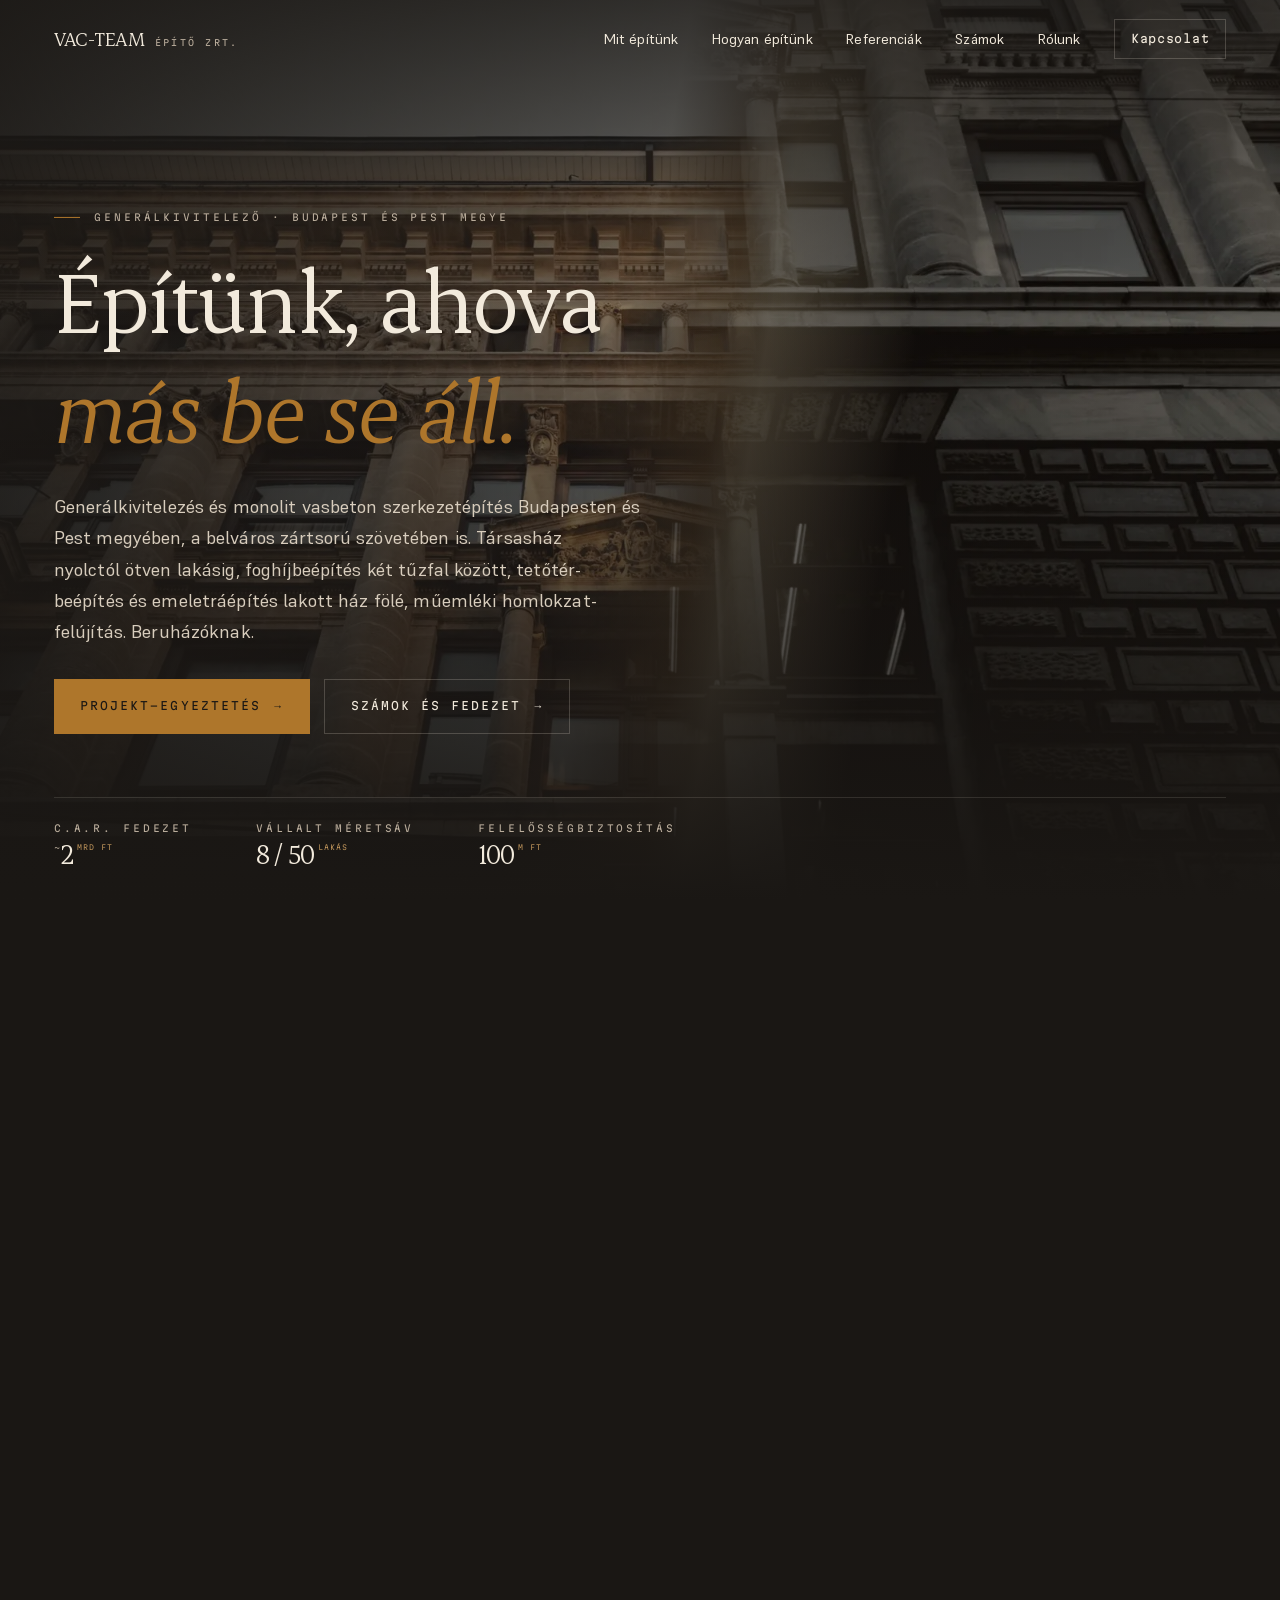
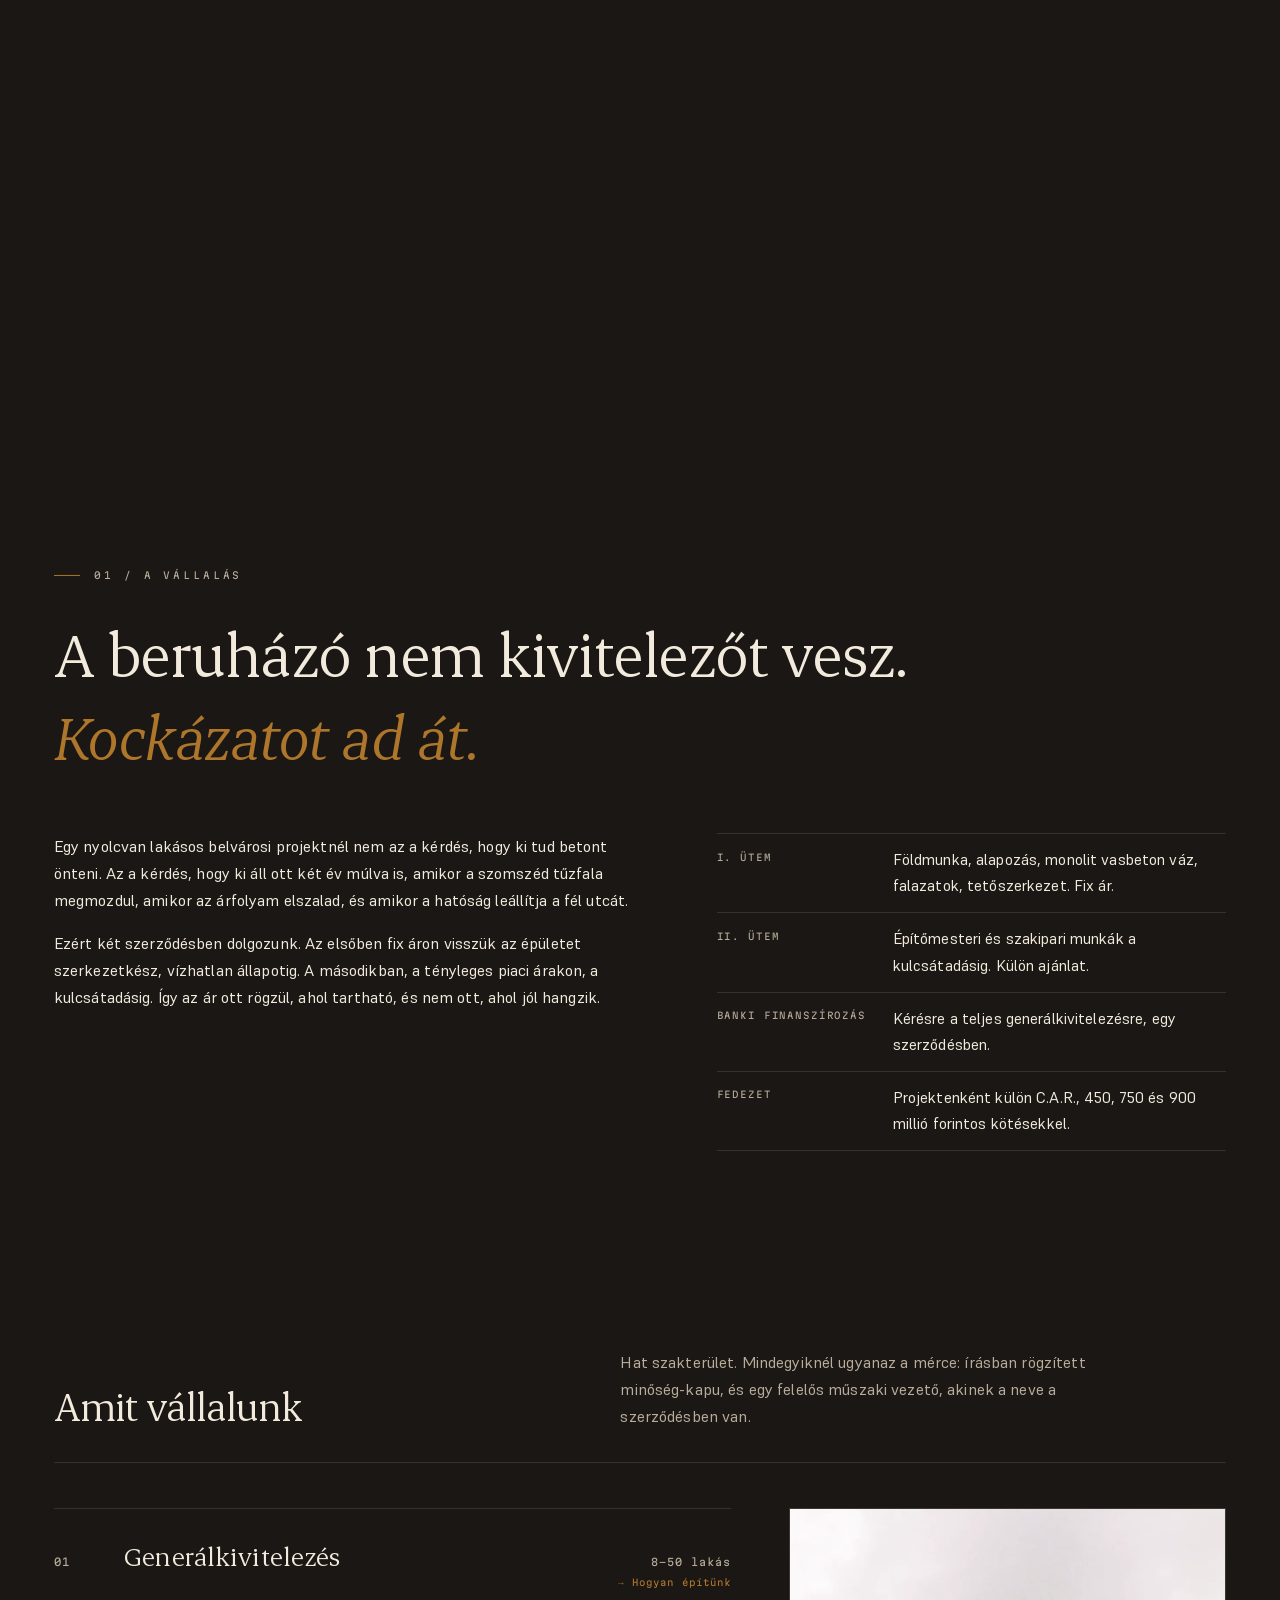
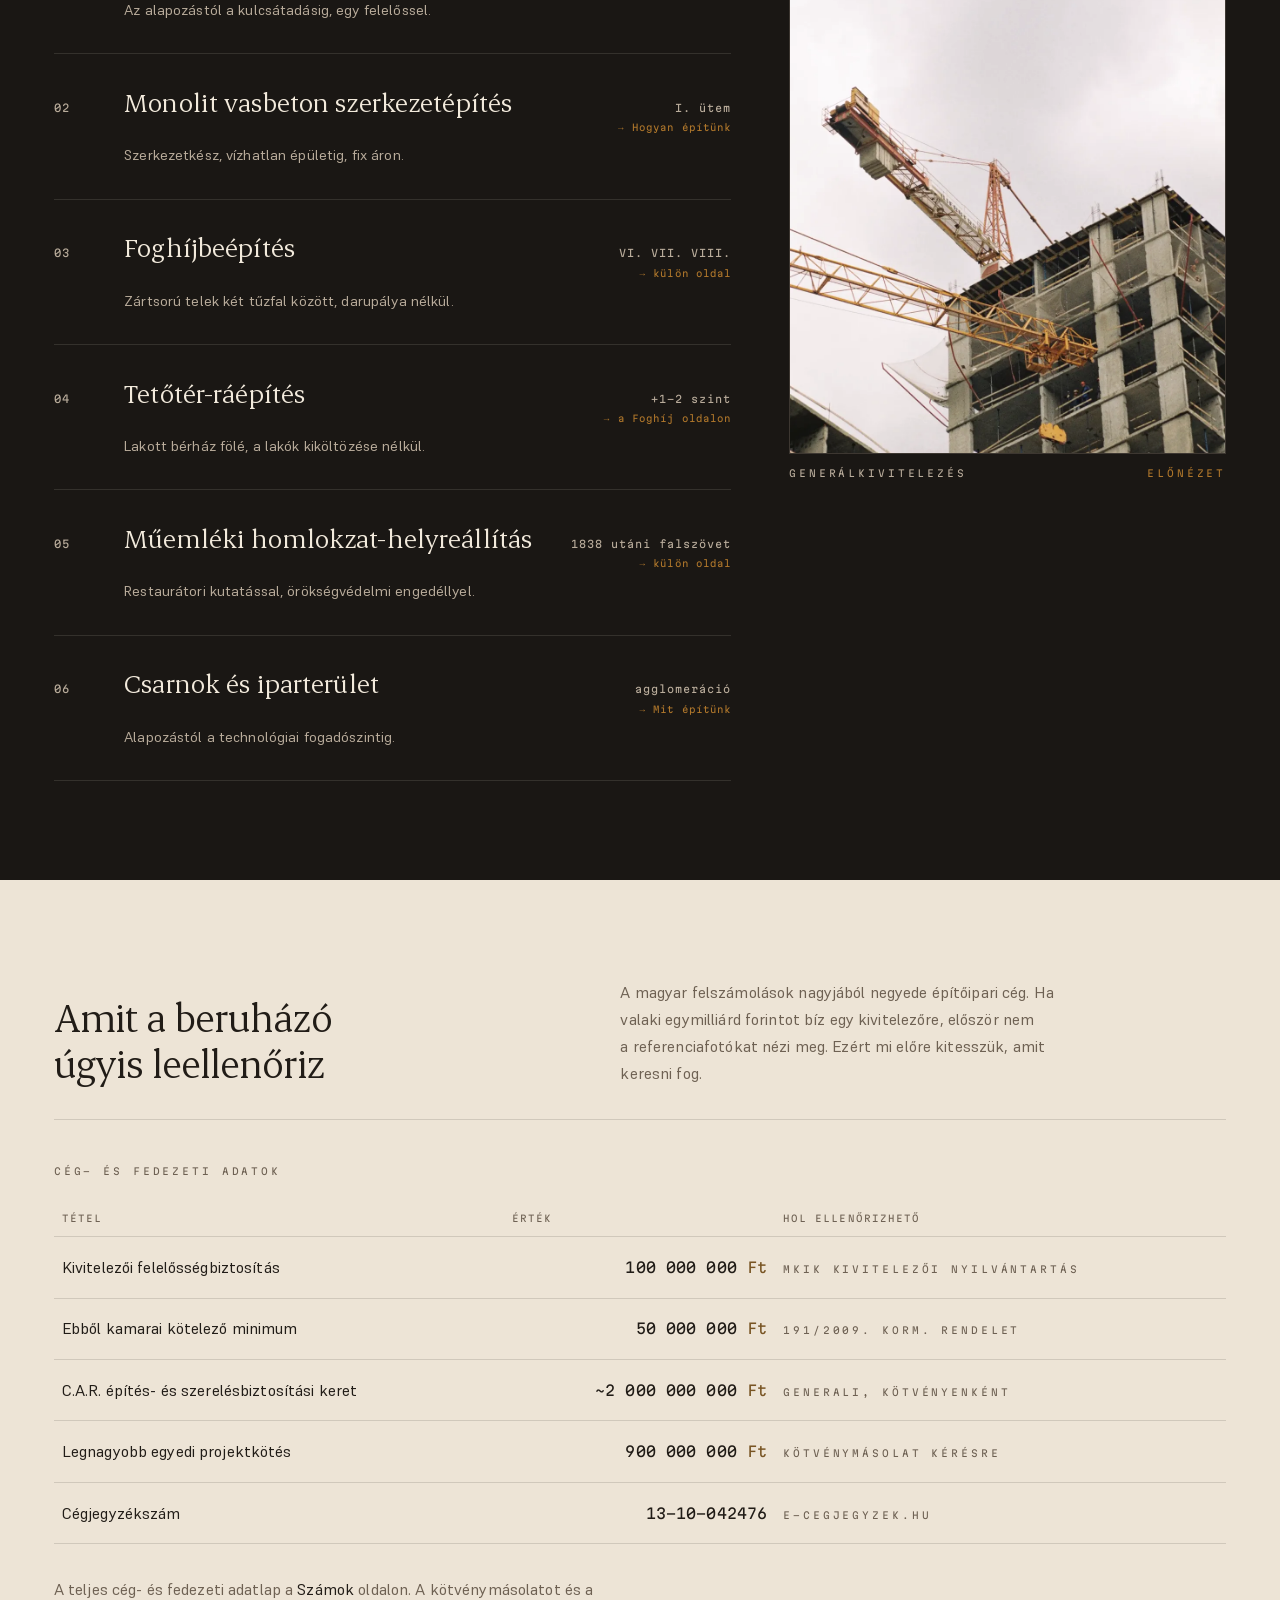
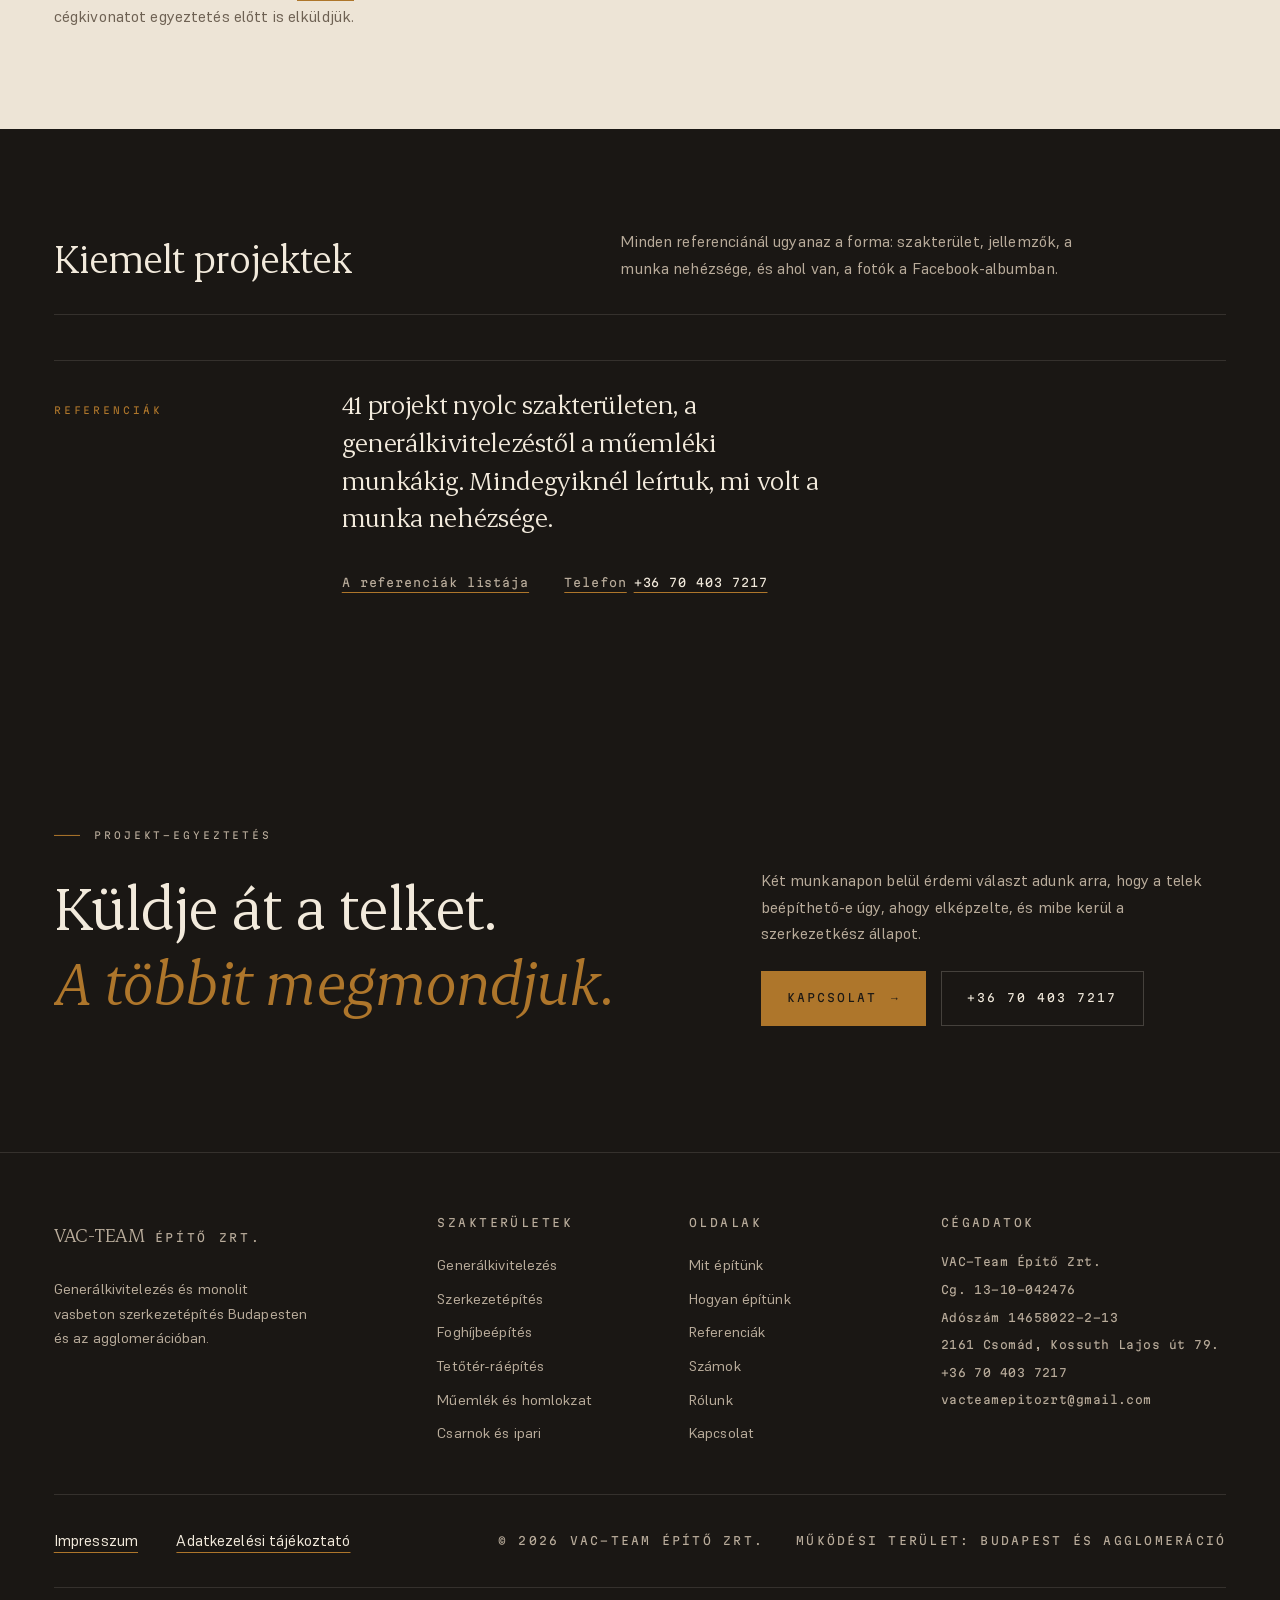
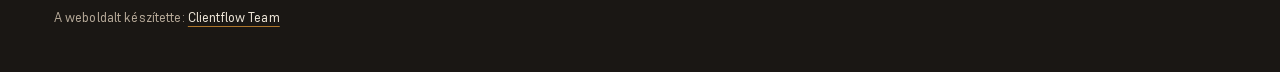
<file: index.html>
<!DOCTYPE html>
<html lang="hu">
<head>
<meta charset="UTF-8">
<meta name="viewport" content="width=device-width, initial-scale=1.0">
<script>document.documentElement.className += ' js';</script>
<title>Generálkivitelező Budapest, Pest megye, társasház · VAC-Team</title>
<meta name="description" content="Generálkivitelező Budapest és Pest megye területén, beruházóknak: társasház 8-50 lakásig, foghíjbeépítés, tetőtér-beépítés, homlokzat-felújítás.">
<link rel="canonical" href="https://vacteam.hu/">
<link rel="alternate" hreflang="hu" href="https://vacteam.hu/">
<link rel="alternate" hreflang="x-default" href="https://vacteam.hu/">
<meta name="geo.region" content="HU-PE">
<meta name="geo.placename" content="Csomád">
<meta property="og:type" content="website">
<meta property="og:site_name" content="VAC-Team Építő Zrt.">
<meta property="og:locale" content="hu_HU">
<meta property="og:title" content="Generálkivitelező Budapest, Pest megye, társasház · VAC-Team Építő Zrt.">
<meta property="og:description" content="Építünk, ahova más be se áll. Foghíjbeépítés, tetőtér-beépítés és emeletráépítés, műemléki homlokzat-felújítás Budapesten és Pest megyében, beruházóknak.">
<meta property="og:url" content="https://vacteam.hu/">
<meta property="og:image" content="https://vacteam.hu/media/og-kep.jpg">
<meta property="og:image:width" content="1200">
<meta property="og:image:height" content="630">
<meta property="og:image:alt" content="Munkások pillérvasalást kötnek egy monolit vasbeton épület legfelső szintjén">
<meta name="twitter:card" content="summary_large_image">
<meta name="twitter:title" content="Generálkivitelező Budapest, Pest megye, társasház · VAC-Team Építő Zrt.">
<meta name="twitter:description" content="Építünk, ahova más be se áll. Foghíjbeépítés, tetőtér-beépítés és emeletráépítés, műemléki homlokzat-felújítás Budapesten és Pest megyében, beruházóknak.">
<meta name="twitter:image" content="https://vacteam.hu/media/og-kep.jpg">
<meta name="theme-color" content="#1A1714">
<link rel="icon" href="favicon.ico" sizes="32x32">
<link rel="icon" type="image/svg+xml" href="media/favicon.svg">
<link rel="apple-touch-icon" href="media/apple-touch-icon.png">
<link rel="manifest" href="site.webmanifest">
<link rel="stylesheet" href="css/style.css?v=20261104a">
<script type="application/ld+json">
{
 "@context": "https://schema.org",
 "@graph": [
  {
   "@type": "GeneralContractor",
   "@id": "https://vacteam.hu/#ceg",
   "name": "VAC-Team Építő Zrt.",
   "legalName": "VAC-Team Építő Zártkörűen Működő Részvénytársaság",
   "url": "https://vacteam.hu/",
   "logo": {
    "@type": "ImageObject",
    "@id": "https://vacteam.hu/#logo",
    "url": "https://vacteam.hu/media/logo-512.png",
    "width": 512,
    "height": 512
   },
   "image": "https://vacteam.hu/media/og-kep.jpg",
   "telephone": "+36 70 403 7217",
   "email": "vacteamepitozrt@gmail.com",
   "vatID": "14658022-2-13",
   "taxID": "14658022-2-13",
   "identifier": [
    {
     "@type": "PropertyValue",
     "propertyID": "Cégjegyzékszám",
     "value": "13-10-042476"
    },
    {
     "@type": "PropertyValue",
     "propertyID": "MKIK építőipari kivitelezői névjegyzék, nyilvántartási szám",
     "value": "26B79262"
    }
   ],
   "foundingDate": "2009",
   "address": {
    "@type": "PostalAddress",
    "streetAddress": "Kossuth Lajos út 79.",
    "addressLocality": "Csomád",
    "postalCode": "2161",
    "addressRegion": "Pest vármegye",
    "addressCountry": "HU"
   },
   "areaServed": [
    {
     "@type": "City",
     "name": "Budapest"
    },
    {
     "@type": "AdministrativeArea",
     "name": "Pest megye"
    }
   ],
   "employee": {
    "@type": "Person",
    "name": "Antal-Köz Csaba",
    "jobTitle": "vezérigazgató"
   },
   "knowsAbout": [
    "generálkivitelezés",
    "társasház kivitelezés",
    "monolit vasbeton szerkezetépítés",
    "foghíjbeépítés",
    "tetőtér-beépítés",
    "emeletráépítés",
    "homlokzat-felújítás",
    "műemlék homlokzat-felújítás",
    "csarnoképítés",
    "építőipari projektmenedzsment"
   ],
   "hasOfferCatalog": {
    "@type": "OfferCatalog",
    "name": "Kivitelezési szakterületek",
    "itemListElement": [
     {
      "@type": "Offer",
      "itemOffered": {
       "@type": "Service",
       "name": "Generálkivitelezés",
       "url": "https://vacteam.hu/hogyan-epitunk#general"
      }
     },
     {
      "@type": "Offer",
      "itemOffered": {
       "@type": "Service",
       "name": "Monolit vasbeton szerkezetépítés",
       "url": "https://vacteam.hu/hogyan-epitunk#szerkezet"
      }
     },
     {
      "@type": "Offer",
      "itemOffered": {
       "@type": "Service",
       "name": "Foghíjbeépítés",
       "url": "https://vacteam.hu/foghij"
      }
     },
     {
      "@type": "Offer",
      "itemOffered": {
       "@type": "Service",
       "name": "Tetőtér-beépítés és emeletráépítés",
       "url": "https://vacteam.hu/foghij#tetoter"
      }
     },
     {
      "@type": "Offer",
      "itemOffered": {
       "@type": "Service",
       "name": "Műemlék homlokzat-felújítás",
       "url": "https://vacteam.hu/muemlek"
      }
     },
     {
      "@type": "Offer",
      "itemOffered": {
       "@type": "Service",
       "name": "Csarnok és iparterület",
       "url": "https://vacteam.hu/mit-epitunk#csarnok"
      }
     }
    ]
   }
  },
  {
   "@type": "WebSite",
   "@id": "https://vacteam.hu/#web",
   "url": "https://vacteam.hu/",
   "name": "VAC-Team Építő Zrt.",
   "alternateName": "VAC-Team",
   "inLanguage": "hu",
   "publisher": {
    "@type": "GeneralContractor",
    "@id": "https://vacteam.hu/#ceg",
    "name": "VAC-Team Építő Zrt."
   }
  },
  {
   "@type": "WebPage",
   "@id": "https://vacteam.hu/#oldal",
   "url": "https://vacteam.hu/",
   "name": "Generálkivitelező Budapest, Pest megye, társasház · VAC-Team",
   "description": "Generálkivitelező Budapest és Pest megye területén, beruházóknak: társasház 8-50 lakásig, foghíjbeépítés, tetőtér-beépítés, homlokzat-felújítás.",
   "inLanguage": "hu",
   "isPartOf": {
    "@id": "https://vacteam.hu/#web"
   },
   "about": {
    "@type": "GeneralContractor",
    "@id": "https://vacteam.hu/#ceg",
    "name": "VAC-Team Építő Zrt."
   },
   "dateModified": "2026-11-04",
   "primaryImageOfPage": {
    "@type": "ImageObject",
    "url": "https://vacteam.hu/media/og-kep.jpg",
    "width": 1200,
    "height": 630
   }
  }
 ]
}
</script>
</head>
<body class="p-index">

<!-- CHROME:NAV:start -->
<a class="skip" href="#tartalom">Ugrás a tartalomra</a>
<nav class="nav">
  <div class="nav__in">
    <a href="./" class="brand"><b>VAC-TEAM</b><span>Építő Zrt.</span></a>
    <div class="nav__links">
      <a href="mit-epitunk" class="nav__a">Mit építünk</a>
      <a href="hogyan-epitunk" class="nav__a">Hogyan építünk</a>
      <a href="referenciak" class="nav__a">Referenciák</a>
      <a href="szamok" class="nav__a">Számok</a>
      <a href="rolunk" class="nav__a">Rólunk</a>
      <a href="kapcsolat" class="nav__tel">Kapcsolat<b> &middot; +36 70 403 7217</b></a>
    </div>
    <button class="burger" type="button" aria-expanded="false" aria-label="Menü"><i></i><i></i></button>
  </div>
</nav>
<div class="mob">
  <p class="lab">Oldalak</p>
  <a href="./">Főoldal</a>
  <a href="mit-epitunk">Mit építünk</a>
  <a href="foghij" class="mob__sub">Foghíjbeépítés</a>
  <a href="muemlek" class="mob__sub">Műemlék és homlokzat</a>
  <a href="hogyan-epitunk">Hogyan építünk</a>
  <a href="referenciak">Referenciák</a>
  <a href="szamok">Számok</a>
  <a href="rolunk">Rólunk</a>
  <a href="kapcsolat">Kapcsolat</a>
  <p class="lab">Elérhetőség</p>
  <a href="tel:+36704037217">+36 70 403 7217</a>
</div>
<!-- CHROME:NAV:end -->

<div class="herotrack" data-rake-track id="tartalom">
<header class="hero">
  <div class="hero__bg">
    <div class="rake" data-rake data-rake-start="0.06">
      <div class="rake__layer">
        <img width="1600" height="2400" src="media/projektek/ba-homlokzat-elotte.webp" srcset="media/projektek/ba-homlokzat-elotte-m.webp 800w, media/projektek/ba-homlokzat-elotte.webp 1600w" sizes="100vw" alt="Eklektikus pesti homlokzat a helyreállítás előtti, megfakult állapotában" fetchpriority="high">
      </div>
      <div class="rake__after">
        <img fetchpriority="high" width="1600" height="2400" src="media/projektek/ba-homlokzat-utana.webp" srcset="media/projektek/ba-homlokzat-utana-m.webp 800w, media/projektek/ba-homlokzat-utana.webp 1600w" sizes="100vw" alt="Ugyanaz a homlokzat a helyreállítás után, esti aranyfényben">
      </div>
      <div class="rake__beam" aria-hidden="true"></div>
    </div>
  </div>
  <div class="hero__veil" aria-hidden="true"></div>

  <div class="wrap hero__in">
    <p class="lab lab-rule" data-in>Generálkivitelező · Budapest és Pest megye</p>
    <h1 class="hero__t mask">
      <span class="ln"><span>Építünk, ahova</span></span>
      <span class="ln"><span><em>más be se áll.</em></span></span>
    </h1>
    <p class="hero__sub" data-in data-d="1">Generálkivitelezés és monolit vasbeton szerkezetépítés Budapesten és
      Pest megyében, a belváros zártsorú szövetében is. Társasház nyolctól ötven lakásig, foghíjbeépítés két
      tűzfal között, tetőtér-beépítés és emeletráépítés lakott ház fölé, műemléki homlokzat-felújítás.
      Beruházóknak.</p>
    <div class="hero__cta" data-in data-d="2">
      <a class="btn btn--solid" href="kapcsolat">Projekt-egyeztetés <i>&rarr;</i></a>
      <a class="btn" href="szamok">Számok és fedezet <i>&rarr;</i></a>
    </div>

    <div class="hero__foot">
      <div class="hero__stat">
        <span class="lab">C.A.R. fedezet</span>
        <span class="fig"><span class="fig__pre">~</span>2<span class="fig__unit">Mrd Ft</span></span>
      </div>
      <div class="hero__stat">
        <span class="lab">Vállalt méretsáv</span>
        <span class="fig">8&thinsp;/&thinsp;50<span class="fig__unit">lakás</span></span>
      </div>
      <div class="hero__stat">
        <span class="lab">Felelősségbiztosítás</span>
        <span class="fig">100<span class="fig__unit">M Ft</span></span>
      </div>
    </div>
  </div>
</header>
</div>

<section class="sect wrap s-manifest">
  <p class="lab lab-rule" data-in>01 / A vállalás</p>
  <blockquote class="quote mask">
    <span class="ln"><span>A beruházó nem kivitelezőt vesz.</span></span>
    <span class="ln"><span><em>Kockázatot ad át.</em></span></span>
  </blockquote>
  <div class="s-manifest__cols">
    <div data-in data-d="1">
      <p>Egy nyolcvan lakásos belvárosi projektnél nem az a kérdés, hogy ki tud betont önteni. Az a kérdés,
        hogy ki áll ott két év múlva is, amikor a szomszéd tűzfala megmozdul, amikor az árfolyam elszalad,
        és amikor a hatóság leállítja a fél utcát.</p>
      <p>Ezért két szerződésben dolgozunk. Az elsőben fix áron visszük az épületet szerkezetkész,
        vízhatlan állapotig. A másodikban, a tényleges piaci árakon, a kulcsátadásig. Így az ár ott
        rögzül, ahol tartható, és nem ott, ahol jól hangzik.</p>
    </div>
    <dl class="spec" data-in data-d="2">
      <div><dt>I. ütem</dt><dd>Földmunka, alapozás, monolit vasbeton váz, falazatok, tetőszerkezet. Fix ár.</dd></div>
      <div><dt>II. ütem</dt><dd>Építőmesteri és szakipari munkák a kulcsátadásig. Külön ajánlat.</dd></div>
      <div><dt>Banki finanszírozás</dt><dd>Kérésre a teljes generálkivitelezésre, egy szerződésben.</dd></div>
      <div><dt>Fedezet</dt><dd>Projektenként külön C.A.R., 450, 750 és 900 millió forintos kötésekkel.</dd></div>
    </dl>
  </div>
</section>

<section class="sect wrap">
  <div class="shd">
    <h2 class="shd__t" data-in>Amit vállalunk</h2>
    <p class="shd__x" data-in data-d="1">Hat szakterület. Mindegyiknél ugyanaz a mérce: írásban rögzített
      minőség-kapu, és egy felelős műszaki vezető, akinek a neve a szerződésben van.</p>
    <div class="shd__rule"></div>
  </div>

  <div class="idxwrap">
  <div class="idx" data-in>
    <a class="idx__row" href="hogyan-epitunk#general" data-peek="media/szolgaltatasok/vasbeton-vaz.webp">
      <span class="idx__n">01</span>
      <span class="idx__t">Generálkivitelezés</span>
      <span class="idx__x">Az alapozástól a kulcsátadásig, egy felelőssel.</span>
      <span class="idx__m">8-50 lakás<br><span class="idx__go">&rarr; Hogyan építünk</span></span>
    </a>
    <a class="idx__row" href="hogyan-epitunk#szerkezet" data-peek="media/szolgaltatasok/zsalu.webp">
      <span class="idx__n">02</span>
      <span class="idx__t">Monolit vasbeton szerkezetépítés</span>
      <span class="idx__x">Szerkezetkész, vízhatlan épületig, fix áron.</span>
      <span class="idx__m">I. ütem<br><span class="idx__go">&rarr; Hogyan építünk</span></span>
    </a>
    <a class="idx__row" href="foghij" data-peek="media/szolgaltatasok/foghij-tuzfal.webp">
      <span class="idx__n">03</span>
      <span class="idx__t">Foghíjbeépítés</span>
      <span class="idx__x">Zártsorú telek két tűzfal között, darupálya nélkül.</span>
      <span class="idx__m">VI. VII. VIII.<br><span class="idx__go">&rarr; külön oldal</span></span>
    </a>
    <a class="idx__row" href="foghij#tetoter" data-peek="media/projektek/p2.webp">
      <span class="idx__n">04</span>
      <span class="idx__t">Tetőtér-ráépítés</span>
      <span class="idx__x">Lakott bérház fölé, a lakók kiköltözése nélkül.</span>
      <span class="idx__m">+1-2 szint<br><span class="idx__go">&rarr; a Foghíj oldalon</span></span>
    </a>
    <a class="idx__row" href="muemlek" data-peek="media/szolgaltatasok/homlokzat-klasszikus.webp">
      <span class="idx__n">05</span>
      <span class="idx__t">Műemléki homlokzat-helyreállítás</span>
      <span class="idx__x">Restaurátori kutatással, örökségvédelmi engedéllyel.</span>
      <span class="idx__m">1838 utáni falszövet<br><span class="idx__go">&rarr; külön oldal</span></span>
    </a>
    <a class="idx__row" href="mit-epitunk#csarnok" data-peek="media/szolgaltatasok/csarnok.webp">
      <span class="idx__n">06</span>
      <span class="idx__t">Csarnok és iparterület</span>
      <span class="idx__x">Alapozástól a technológiai fogadószintig.</span>
      <span class="idx__m">agglomeráció<br><span class="idx__go">&rarr; Mit építünk</span></span>
    </a>
  </div>
  <aside class="idxview" aria-hidden="true">
    <div class="idxview__frame">
      <img width="1600" height="2352" src="media/szolgaltatasok/vasbeton-vaz.webp" srcset="media/szolgaltatasok/vasbeton-vaz-t.webp 1000w, media/szolgaltatasok/vasbeton-vaz.webp 1600w" sizes="(max-width:860px) 92vw, 46vw" alt="" class="on" loading="lazy">
      <img width="1600" height="1068" src="media/szolgaltatasok/zsalu.webp" srcset="media/szolgaltatasok/zsalu-t.webp 1000w, media/szolgaltatasok/zsalu.webp 1600w" sizes="(max-width:860px) 92vw, 46vw" alt="" loading="lazy">
      <img width="1600" height="1200" src="media/szolgaltatasok/foghij-tuzfal.webp" srcset="media/szolgaltatasok/foghij-tuzfal-t.webp 1000w, media/szolgaltatasok/foghij-tuzfal.webp 1600w" sizes="(max-width:860px) 92vw, 46vw" alt="" loading="lazy">
      <img width="1600" height="1064" src="media/projektek/p2.webp" srcset="media/projektek/p2-t.webp 1000w, media/projektek/p2.webp 1600w" sizes="(max-width:860px) 92vw, 46vw" alt="" loading="lazy">
      <img width="1600" height="2400" src="media/szolgaltatasok/homlokzat-klasszikus.webp" srcset="media/szolgaltatasok/homlokzat-klasszikus-t.webp 1000w, media/szolgaltatasok/homlokzat-klasszikus.webp 1600w" sizes="(max-width:860px) 92vw, 46vw" alt="" loading="lazy">
      <img width="1600" height="2844" src="media/szolgaltatasok/csarnok.webp" srcset="media/szolgaltatasok/csarnok-t.webp 1000w, media/szolgaltatasok/csarnok.webp 1600w" sizes="(max-width:860px) 92vw, 46vw" alt="" loading="lazy">
    </div>
    <p class="lab idxview__cap"><span data-cap>Generálkivitelezés</span><span class="lab--ok">Előnézet</span></p>
  </aside>
  </div>
</section>

<section class="sect light s-num">
  <div class="wrap">
    <div class="shd">
      <h2 class="shd__t" data-in>Amit a beruházó úgyis leellenőriz</h2>
      <p class="shd__x" data-in data-d="1">A magyar felszámolások nagyjából negyede építőipari cég. Ha valaki
        egymilliárd forintot bíz egy kivitelezőre, először nem a referenciafotókat nézi meg. Ezért mi
        előre kitesszük, amit keresni fog.</p>
      <div class="shd__rule"></div>
    </div>

    <table class="dat" data-in>
      <caption class="lab">Cég- és fedezeti adatok</caption>
      <thead>
        <tr><th scope="col">Tétel</th><th scope="col">Érték</th><th scope="col">Hol ellenőrizhető</th></tr>
      </thead>
      <tbody>
        <tr><th scope="row">Kivitelezői felelősségbiztosítás</th>
          <td class="num">100 000 000 <b>Ft</b></td><td class="lab">MKIK kivitelezői nyilvántartás</td></tr>
        <tr><th scope="row">Ebből kamarai kötelező minimum</th>
          <td class="num">50 000 000 <b>Ft</b></td><td class="lab">191/2009. Korm. rendelet</td></tr>
        <tr><th scope="row">C.A.R. építés- és szerelésbiztosítási keret</th>
          <td class="num">~2 000 000 000 <b>Ft</b></td><td class="lab">Generali, kötvényenként</td></tr>
        <tr><th scope="row">Legnagyobb egyedi projektkötés</th>
          <td class="num">900 000 000 <b>Ft</b></td><td class="lab">kötvénymásolat kérésre</td></tr>
        <tr><th scope="row">Cégjegyzékszám</th>
          <td class="num">13-10-042476</td><td class="lab">e-cegjegyzek.hu</td></tr>
      </tbody>
    </table>

    <p class="s-num__foot" data-in data-d="1">A teljes cég- és fedezeti adatlap a <a href="szamok">Számok</a>
      oldalon. A kötvénymásolatot és a cégkivonatot egyeztetés előtt is elküldjük.</p>
  </div>
</section>

<section class="sect wrap s-proj">
  <div class="shd">
    <h2 class="shd__t" data-in>Kiemelt projektek</h2>
    <p class="shd__x" data-in data-d="1">Minden referenciánál ugyanaz a forma: szakterület, jellemzők,
      a munka nehézsége, és ahol van, a fotók a Facebook-albumban.</p>
    <div class="shd__rule"></div>
  </div>

  <div class="soon" data-in>
<!-- REF:BLOKK:start -->
    <p class="lab lab--ok">Referenciák</p>
    <div>
      <p class="soon__t">41 projekt nyolc szakterületen, a generálkivitelezéstől a műemléki munkákig. Mindegyiknél leírtuk, mi volt a munka nehézsége.</p>
      <p class="soon__ways"><a href="referenciak#lista">A referenciák listája</a><a href="tel:+36704037217">Telefon<b>+36 70 403 7217</b></a></p>
    </div>
<!-- REF:BLOKK:end -->
  </div>
</section>

<section class="sect wrap s-cta">
  <p class="lab lab-rule" data-in>Projekt-egyeztetés</p>
  <div class="s-cta__row">
  <h2 class="s-cta__t mask">
    <span class="ln"><span>Küldje át a telket.</span></span>
    <span class="ln"><span><em>A többit megmondjuk.</em></span></span>
  </h2>
  <div>
  <p class="s-cta__x" data-in data-d="1">Két munkanapon belül érdemi választ adunk arra, hogy a telek
    beépíthető-e úgy, ahogy elképzelte, és mibe kerül a szerkezetkész állapot.</p>
  <div class="hero__cta" data-in data-d="2">
    <a class="btn btn--solid" href="kapcsolat">Kapcsolat <i>&rarr;</i></a>
    <a class="btn" href="tel:+36704037217">+36 70 403 7217</a>
  </div>
  </div>
  </div>
</section>

<!-- CHROME:FOOTER:start -->
<footer class="foot">
  <div class="wrap">
    <div class="foot__grid">
      <div class="foot__col">
        <a href="./" class="brand"><b>VAC-TEAM</b><span>Építő Zrt.</span></a>
        <p class="muted foot__about">Generálkivitelezés és monolit vasbeton
          szerkezetépítés Budapesten és az agglomerációban.</p>
      </div>
      <div class="foot__col">
        <h2 class="foot__h">Szakterületek</h2>
        <a href="hogyan-epitunk#general">Generálkivitelezés</a>
        <a href="hogyan-epitunk#szerkezet">Szerkezetépítés</a>
        <a href="foghij">Foghíjbeépítés</a>
        <a href="foghij#tetoter">Tetőtér-ráépítés</a>
        <a href="muemlek">Műemlék és homlokzat</a>
        <a href="mit-epitunk#csarnok">Csarnok és ipari</a>
      </div>
      <div class="foot__col">
        <h2 class="foot__h">Oldalak</h2>
        <a href="mit-epitunk">Mit építünk</a>
        <a href="hogyan-epitunk">Hogyan építünk</a>
        <a href="referenciak">Referenciák</a>
        <a href="szamok">Számok</a>
        <a href="rolunk">Rólunk</a>
        <a href="kapcsolat">Kapcsolat</a>
      </div>
      <div class="foot__col">
        <h2 class="foot__h">Cégadatok</h2>
        <span class="foot__mono">VAC-Team Építő Zrt.</span>
        <span class="foot__mono">Cg. 13-10-042476</span>
        <span class="foot__mono">Adószám 14658022-2-13</span>
        <span class="foot__mono">2161 Csomád, Kossuth Lajos út 79.</span>
        <a class="foot__mono" href="tel:+36704037217">+36 70 403 7217</a>
        <a class="foot__mono" href="mailto:vacteamepitozrt@gmail.com">vacteamepitozrt@gmail.com</a>
      </div>
    </div>
    <div class="foot__bar">
      <nav class="foot__legals" aria-label="Jogi tájékoztatók">
        <a class="foot__legal" href="impresszum">Impresszum</a>
        <a class="foot__legal" href="adatvedelem">Adatkezelési tájékoztató</a>
      </nav>
      <p class="foot__copy">
        <span class="lab">© 2026 VAC-Team Építő Zrt.</span>
        <span class="lab">Működési terület: Budapest és agglomeráció</span>
      </p>
      <p class="foot__made">A weboldalt készítette: <a href="https://clientflow.team" rel="noopener" target="_blank">Clientflow Team</a></p>
    </div>
  </div>
</footer>
<!-- CHROME:FOOTER:end -->

<script src="js/vendor/gsap.min.js" defer></script>
<script src="js/vendor/ScrollTrigger.min.js" defer></script>
<script src="js/vendor/lenis.min.js" defer></script>
<script src="js/app.js?v=20261104a" defer></script>
</body>
</html>
</file>
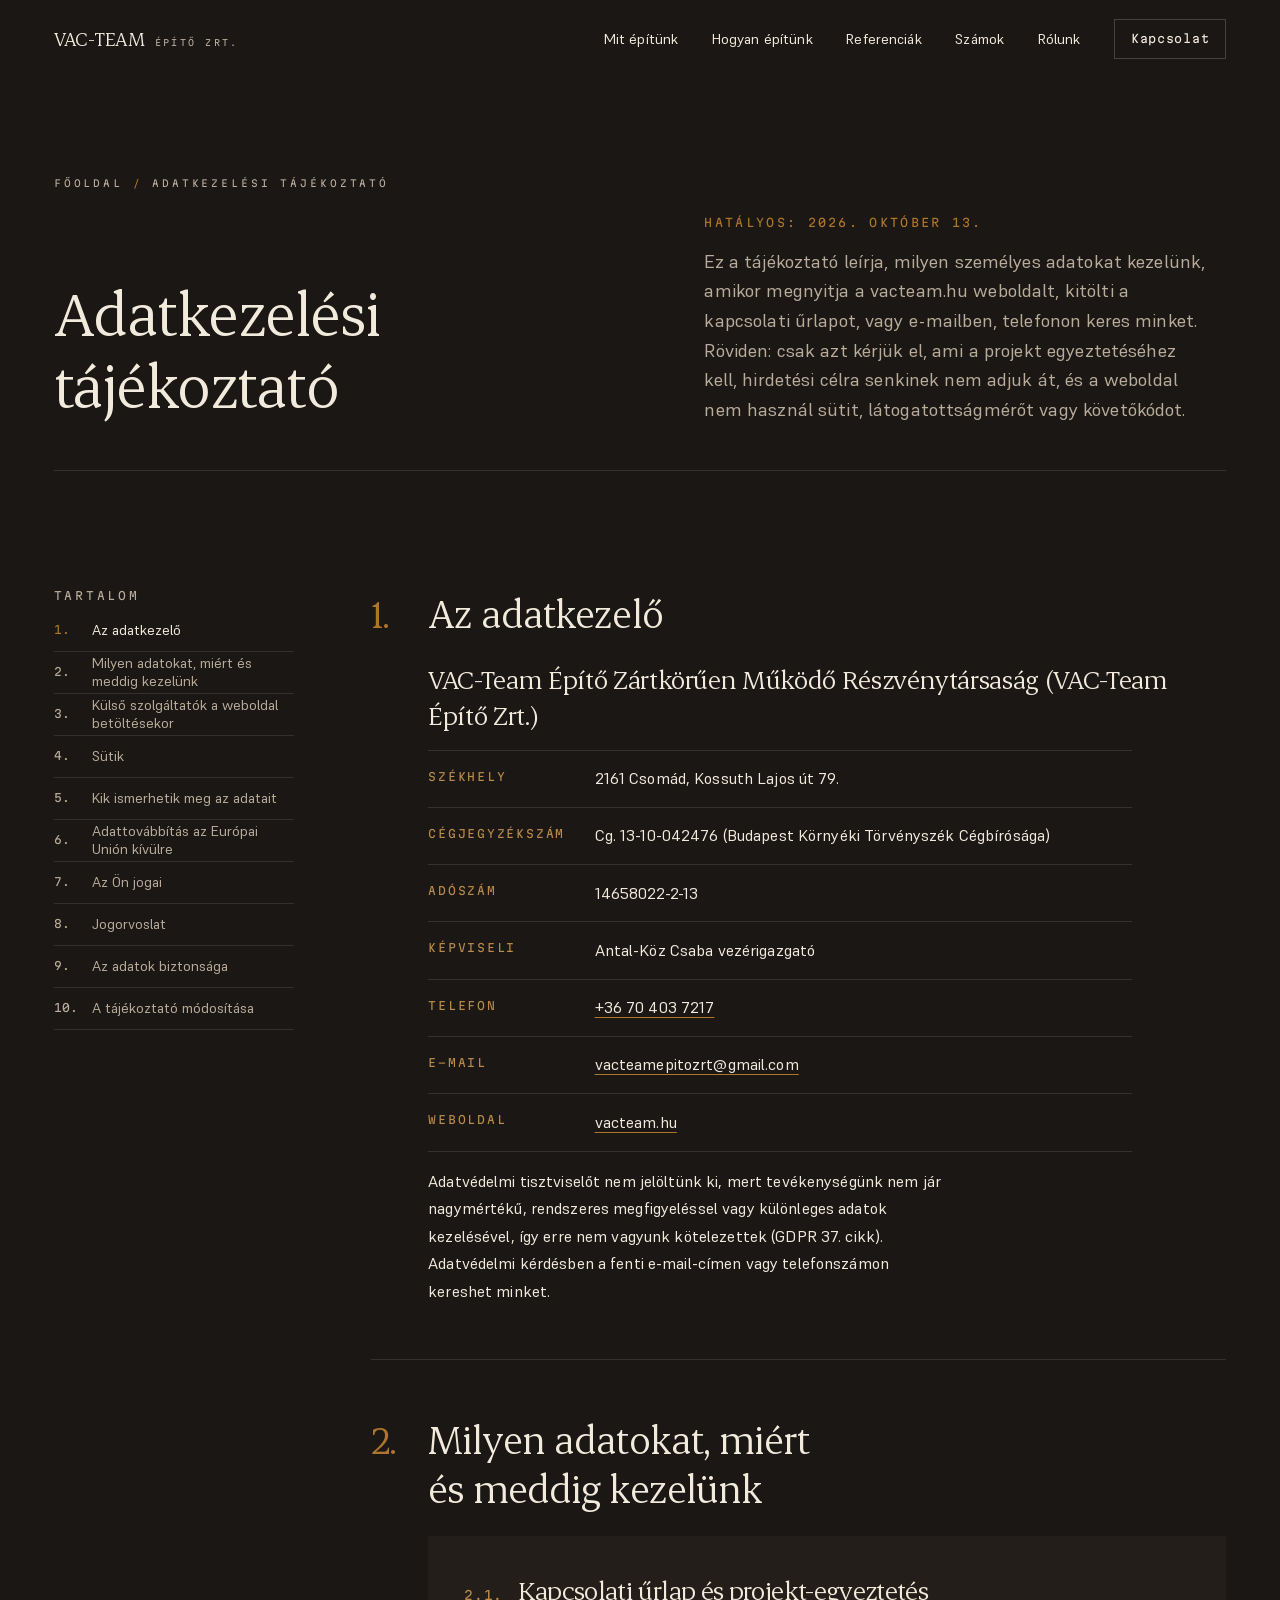
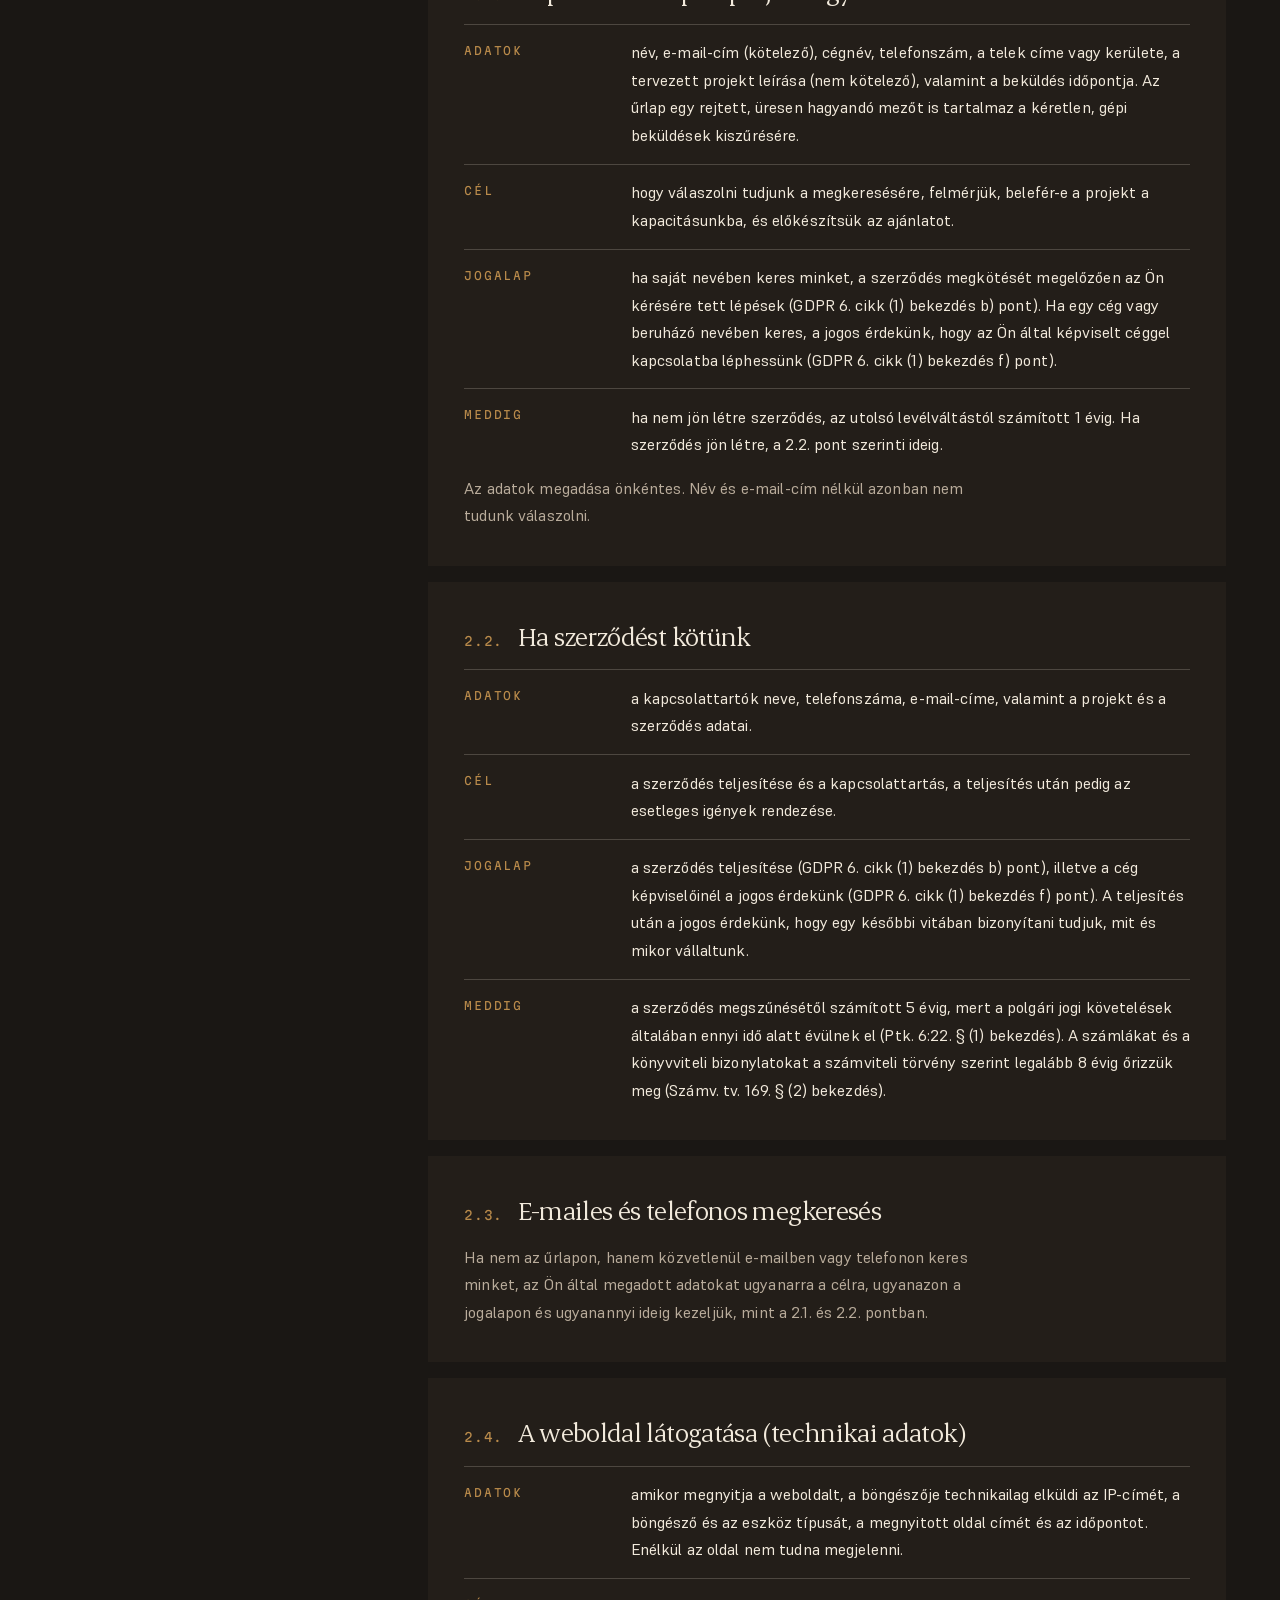
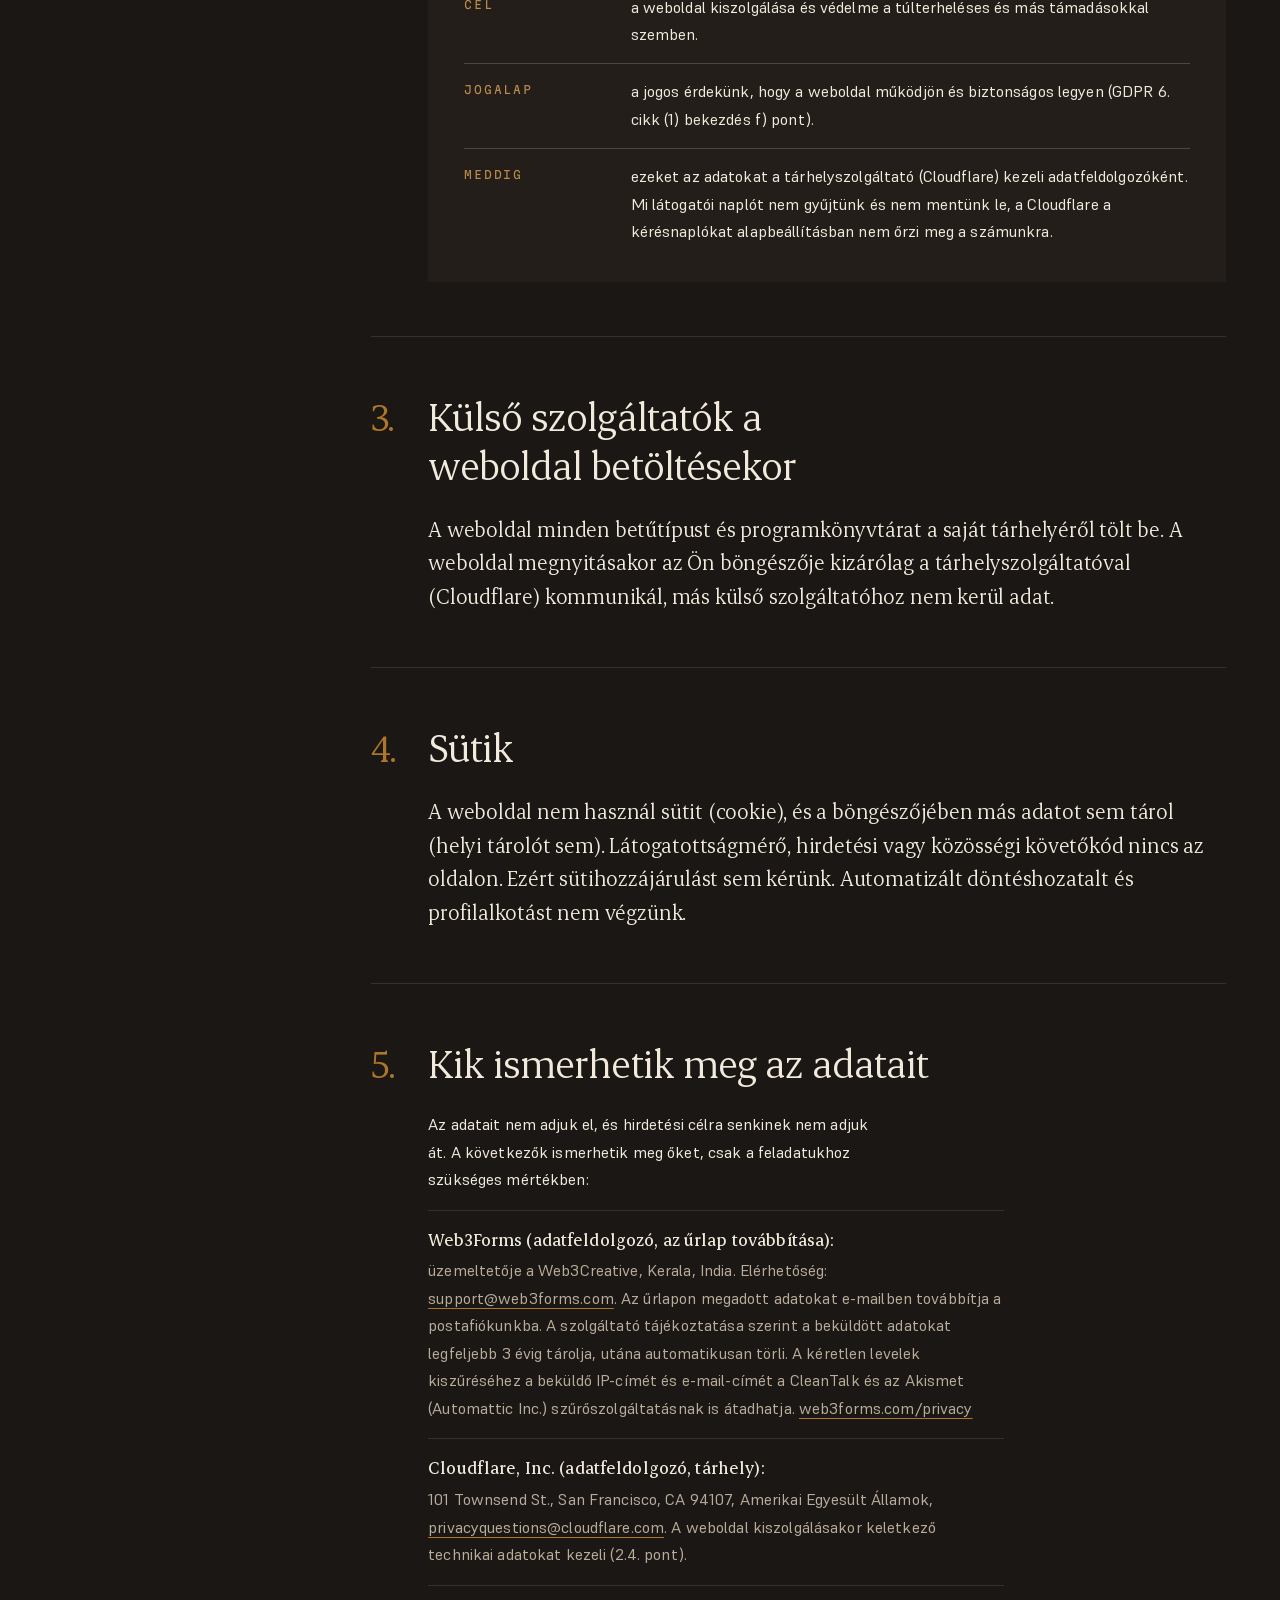
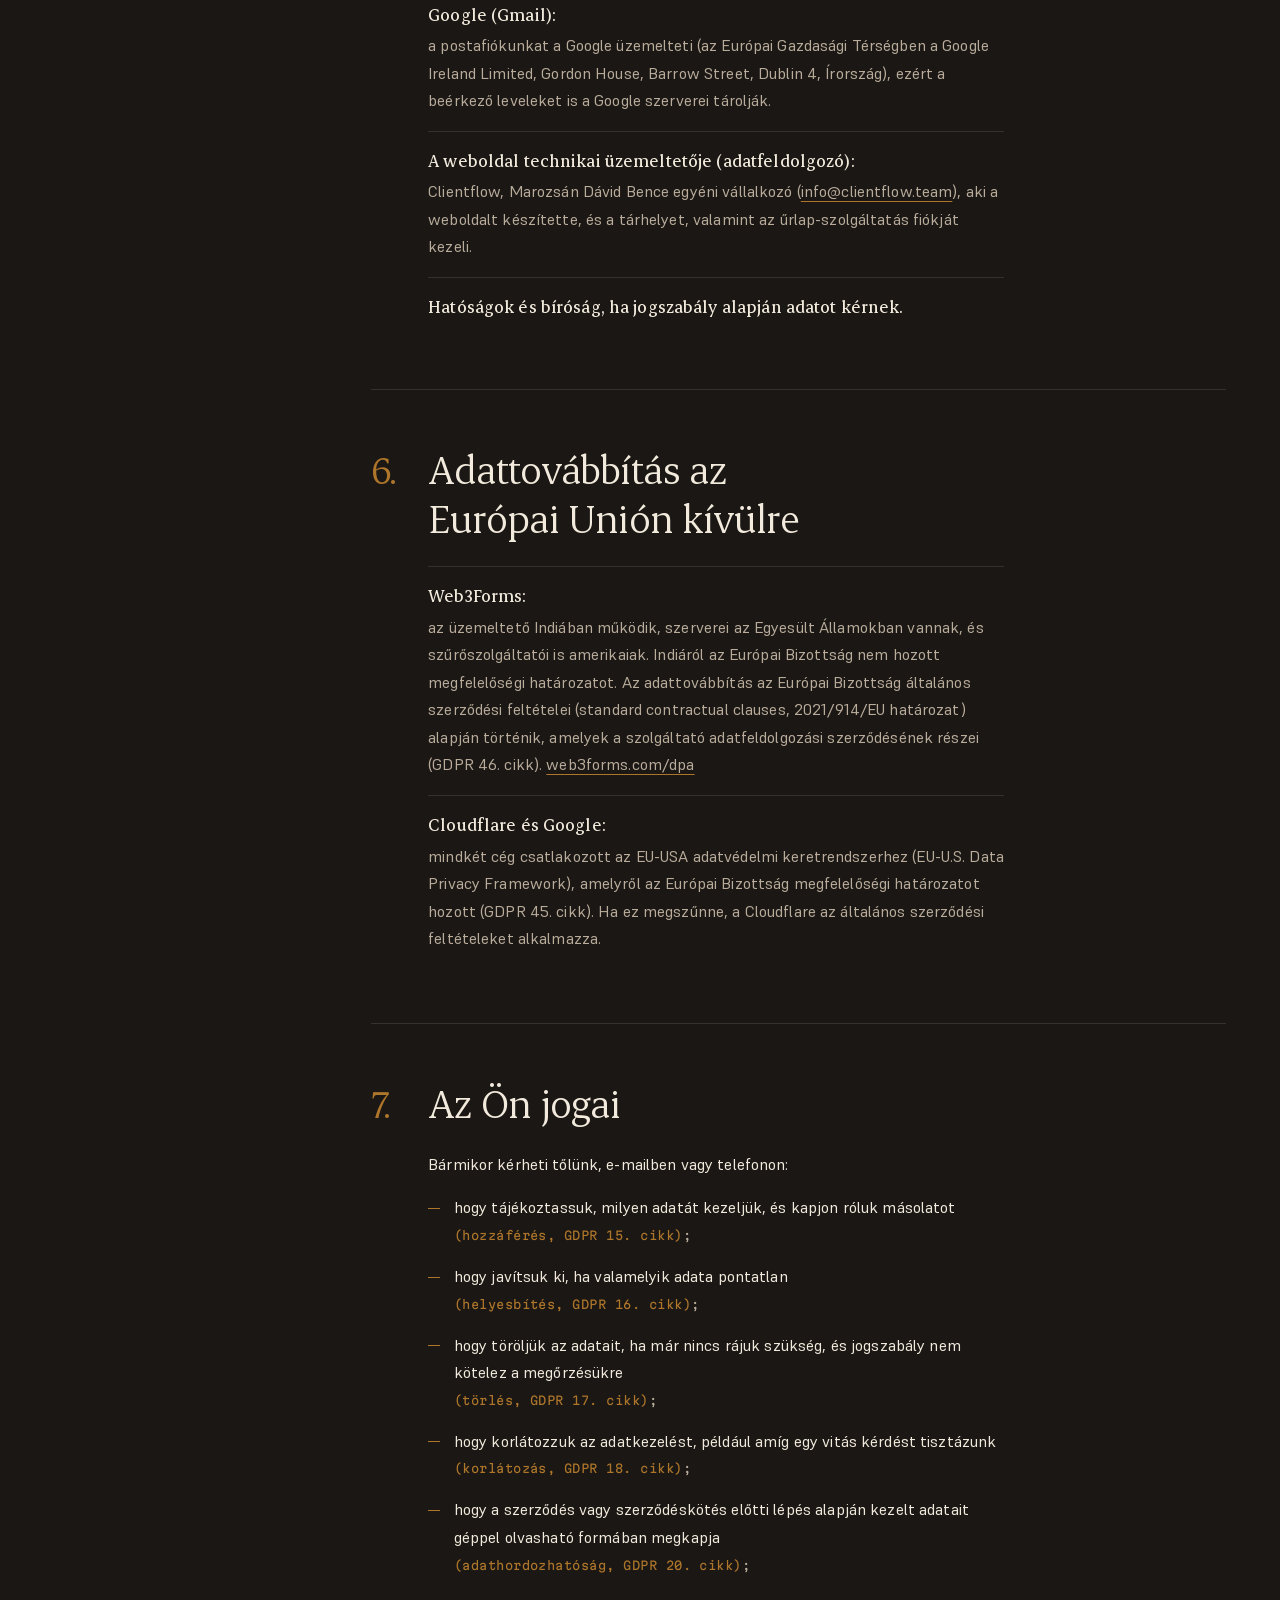
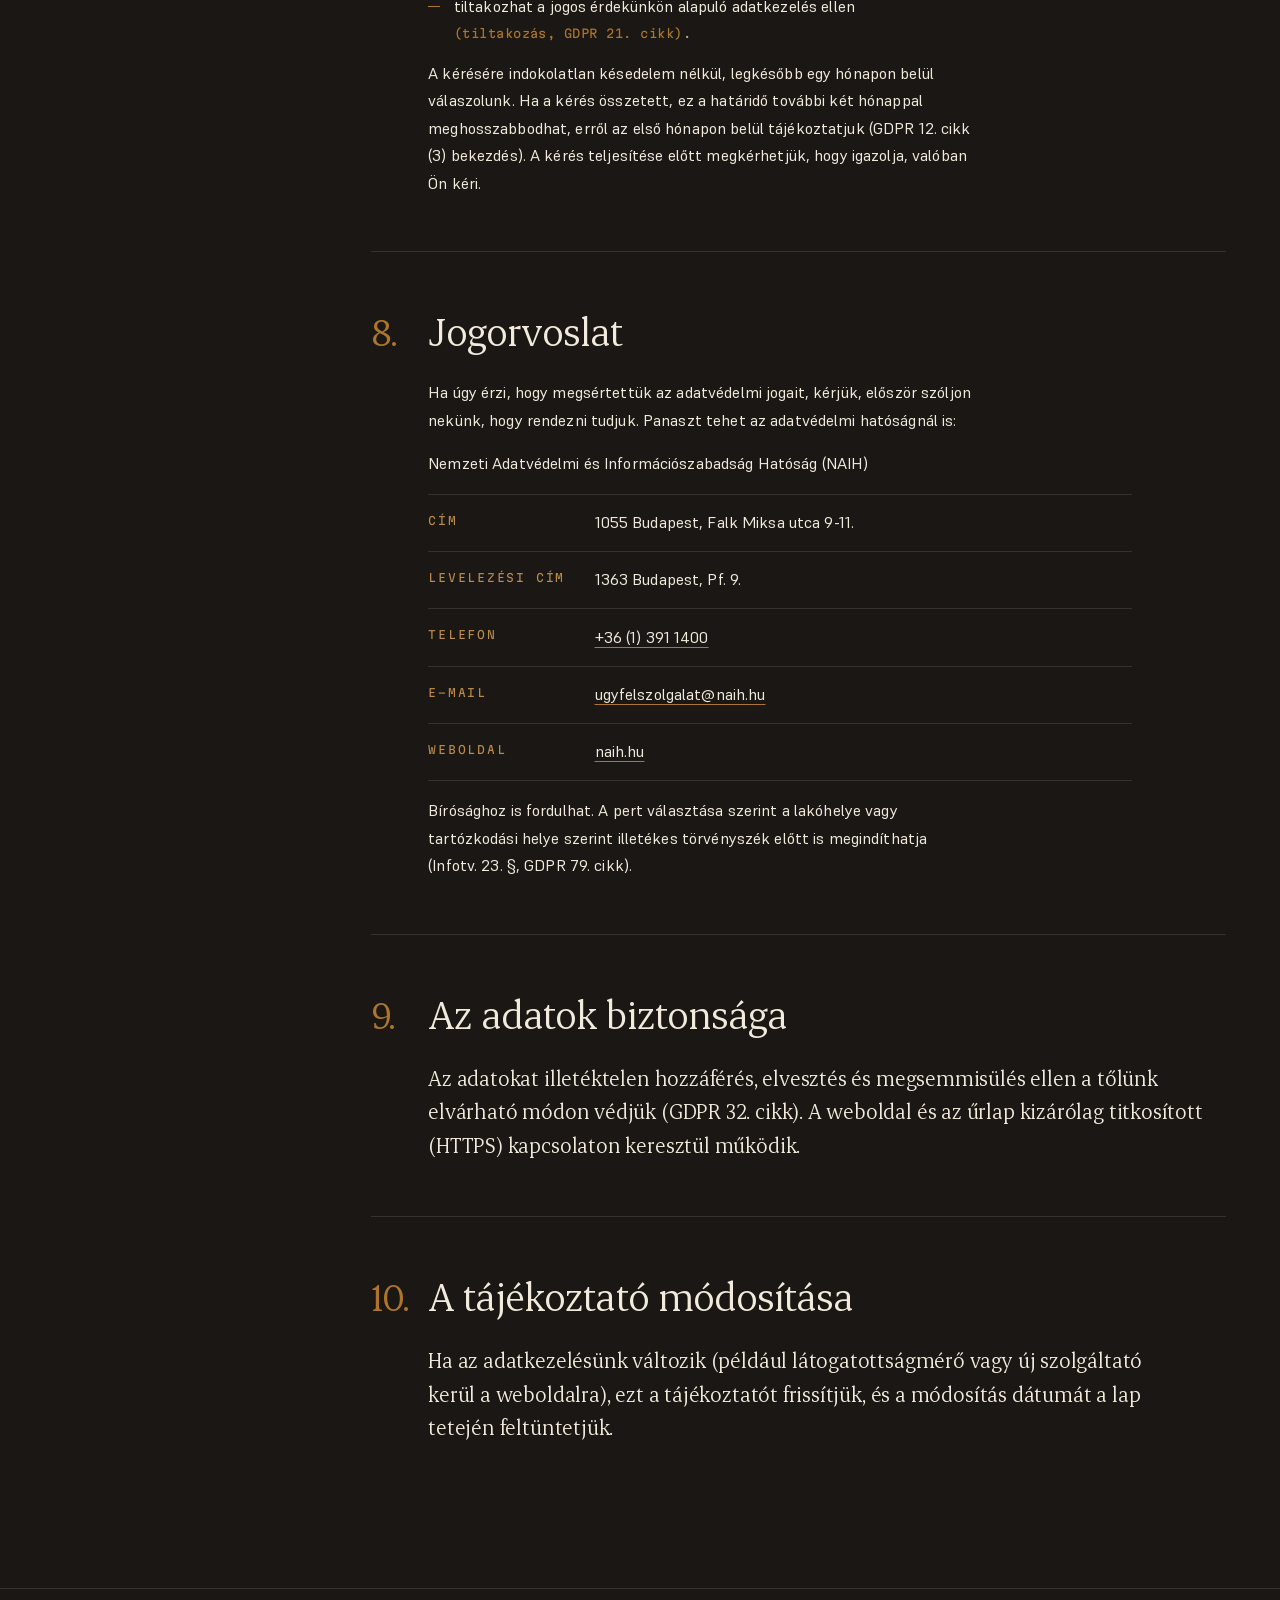
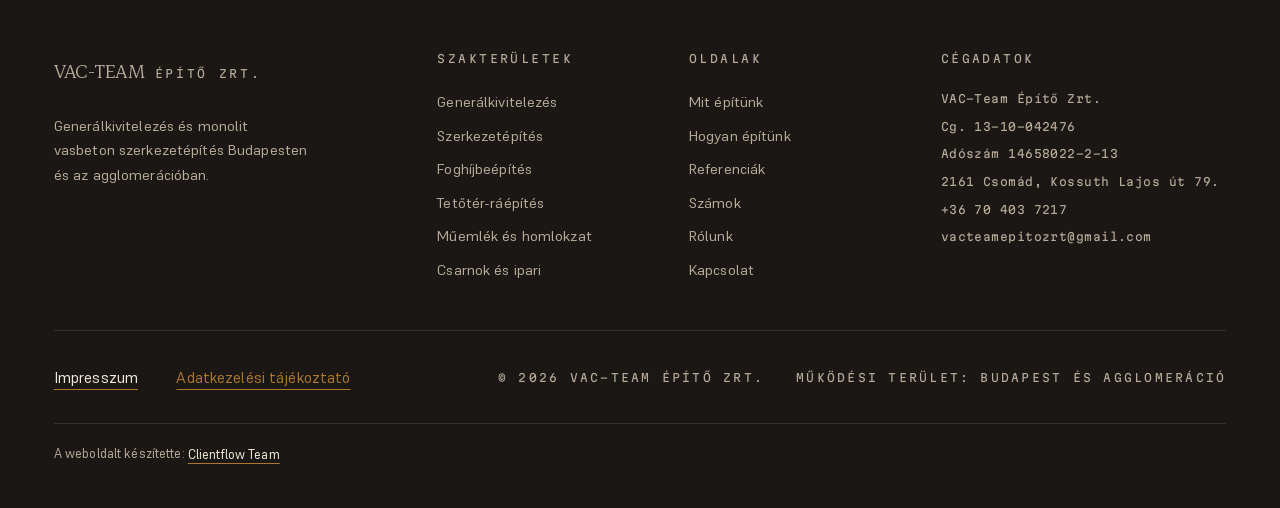
<file: adatvedelem.html>
<!DOCTYPE html>
<html lang="hu">
<head>
<meta charset="UTF-8">
<meta name="viewport" content="width=device-width, initial-scale=1.0">
<script>document.documentElement.className += ' js';</script>
<title>Adatkezelési tájékoztató · VAC-Team Építő Zrt.</title>
<meta name="description" content="A VAC-Team Építő Zrt. adatkezelési tájékoztatója a vacteam.hu weboldalhoz és a kapcsolati űrlaphoz.">
<meta name="robots" content="noindex, follow">
<meta property="og:type" content="website">
<meta property="og:site_name" content="VAC-Team Építő Zrt.">
<meta property="og:locale" content="hu_HU">
<meta property="og:title" content="Adatkezelési tájékoztató · VAC-Team Építő Zrt.">
<meta property="og:description" content="A VAC-Team Építő Zrt. adatkezelési tájékoztatója.">
<meta property="og:url" content="https://vacteam.hu/adatvedelem">
<meta property="og:image" content="https://vacteam.hu/media/og-kep.jpg">
<meta property="og:image:width" content="1200">
<meta property="og:image:height" content="630">
<meta property="og:image:alt" content="VAC-Team Építő Zrt., generálkivitelezés és szerkezetépítés a pesti belvárosban">
<meta name="twitter:card" content="summary_large_image">
<meta name="twitter:title" content="Adatkezelési tájékoztató · VAC-Team Építő Zrt.">
<meta name="twitter:description" content="A VAC-Team Építő Zrt. adatkezelési tájékoztatója.">
<meta name="twitter:image" content="https://vacteam.hu/media/og-kep.jpg">
<meta name="theme-color" content="#1A1714">
<link rel="icon" href="favicon.ico" sizes="32x32">
<link rel="icon" type="image/svg+xml" href="media/favicon.svg">
<link rel="apple-touch-icon" href="media/apple-touch-icon.png">
<link rel="manifest" href="site.webmanifest">
<link rel="stylesheet" href="css/style.css?v=20261104a">
<script type="application/ld+json">
{
 "@context": "https://schema.org",
 "@graph": [
  {
   "@type": "GeneralContractor",
   "@id": "https://vacteam.hu/#ceg",
   "name": "VAC-Team Építő Zrt.",
   "legalName": "VAC-Team Építő Zártkörűen Működő Részvénytársaság",
   "url": "https://vacteam.hu/",
   "logo": {
    "@type": "ImageObject",
    "@id": "https://vacteam.hu/#logo",
    "url": "https://vacteam.hu/media/logo-512.png",
    "width": 512,
    "height": 512
   },
   "image": "https://vacteam.hu/media/og-kep.jpg",
   "telephone": "+36 70 403 7217",
   "email": "vacteamepitozrt@gmail.com",
   "vatID": "14658022-2-13",
   "taxID": "14658022-2-13",
   "identifier": [
    {
     "@type": "PropertyValue",
     "propertyID": "Cégjegyzékszám",
     "value": "13-10-042476"
    },
    {
     "@type": "PropertyValue",
     "propertyID": "MKIK építőipari kivitelezői névjegyzék, nyilvántartási szám",
     "value": "26B79262"
    }
   ],
   "foundingDate": "2009",
   "address": {
    "@type": "PostalAddress",
    "streetAddress": "Kossuth Lajos út 79.",
    "addressLocality": "Csomád",
    "postalCode": "2161",
    "addressRegion": "Pest vármegye",
    "addressCountry": "HU"
   },
   "areaServed": [
    {
     "@type": "City",
     "name": "Budapest"
    },
    {
     "@type": "AdministrativeArea",
     "name": "Pest megye"
    }
   ],
   "employee": {
    "@type": "Person",
    "name": "Antal-Köz Csaba",
    "jobTitle": "vezérigazgató"
   },
   "knowsAbout": [
    "generálkivitelezés",
    "társasház kivitelezés",
    "monolit vasbeton szerkezetépítés",
    "foghíjbeépítés",
    "tetőtér-beépítés",
    "emeletráépítés",
    "homlokzat-felújítás",
    "műemlék homlokzat-felújítás",
    "csarnoképítés",
    "építőipari projektmenedzsment"
   ],
   "hasOfferCatalog": {
    "@type": "OfferCatalog",
    "name": "Kivitelezési szakterületek",
    "itemListElement": [
     {
      "@type": "Offer",
      "itemOffered": {
       "@type": "Service",
       "name": "Generálkivitelezés",
       "url": "https://vacteam.hu/hogyan-epitunk#general"
      }
     },
     {
      "@type": "Offer",
      "itemOffered": {
       "@type": "Service",
       "name": "Monolit vasbeton szerkezetépítés",
       "url": "https://vacteam.hu/hogyan-epitunk#szerkezet"
      }
     },
     {
      "@type": "Offer",
      "itemOffered": {
       "@type": "Service",
       "name": "Foghíjbeépítés",
       "url": "https://vacteam.hu/foghij"
      }
     },
     {
      "@type": "Offer",
      "itemOffered": {
       "@type": "Service",
       "name": "Tetőtér-beépítés és emeletráépítés",
       "url": "https://vacteam.hu/foghij#tetoter"
      }
     },
     {
      "@type": "Offer",
      "itemOffered": {
       "@type": "Service",
       "name": "Műemlék homlokzat-felújítás",
       "url": "https://vacteam.hu/muemlek"
      }
     },
     {
      "@type": "Offer",
      "itemOffered": {
       "@type": "Service",
       "name": "Csarnok és iparterület",
       "url": "https://vacteam.hu/mit-epitunk#csarnok"
      }
     }
    ]
   }
  },
  {
   "@type": "WebSite",
   "@id": "https://vacteam.hu/#web",
   "url": "https://vacteam.hu/",
   "name": "VAC-Team Építő Zrt.",
   "alternateName": "VAC-Team",
   "inLanguage": "hu",
   "publisher": {
    "@type": "GeneralContractor",
    "@id": "https://vacteam.hu/#ceg",
    "name": "VAC-Team Építő Zrt."
   }
  },
  {
   "@type": "BreadcrumbList",
   "@id": "https://vacteam.hu/adatvedelem#morzsa",
   "itemListElement": [
    {
     "@type": "ListItem",
     "position": 1,
     "name": "Főoldal",
     "item": "https://vacteam.hu/"
    },
    {
     "@type": "ListItem",
     "position": 2,
     "name": "Adatkezelési tájékoztató",
     "item": "https://vacteam.hu/adatvedelem"
    }
   ]
  },
  {
   "@type": "WebPage",
   "@id": "https://vacteam.hu/adatvedelem#oldal",
   "url": "https://vacteam.hu/adatvedelem",
   "name": "Adatkezelési tájékoztató · VAC-Team Építő Zrt.",
   "description": "A VAC-Team Építő Zrt. adatkezelési tájékoztatója a vacteam.hu weboldalhoz és a kapcsolati űrlaphoz.",
   "inLanguage": "hu",
   "isPartOf": {
    "@id": "https://vacteam.hu/#web"
   },
   "about": {
    "@type": "GeneralContractor",
    "@id": "https://vacteam.hu/#ceg",
    "name": "VAC-Team Építő Zrt."
   },
   "dateModified": "2026-10-13",
   "breadcrumb": {
    "@id": "https://vacteam.hu/adatvedelem#morzsa"
   }
  }
 ]
}
</script>
</head>
<body class="p-adat p-legal">

<!-- CHROME:NAV:start -->
<a class="skip" href="#tartalom">Ugrás a tartalomra</a>
<nav class="nav">
  <div class="nav__in">
    <a href="./" class="brand"><b>VAC-TEAM</b><span>Építő Zrt.</span></a>
    <div class="nav__links">
      <a href="mit-epitunk" class="nav__a">Mit építünk</a>
      <a href="hogyan-epitunk" class="nav__a">Hogyan építünk</a>
      <a href="referenciak" class="nav__a">Referenciák</a>
      <a href="szamok" class="nav__a">Számok</a>
      <a href="rolunk" class="nav__a">Rólunk</a>
      <a href="kapcsolat" class="nav__tel">Kapcsolat<b> &middot; +36 70 403 7217</b></a>
    </div>
    <button class="burger" type="button" aria-expanded="false" aria-label="Menü"><i></i><i></i></button>
  </div>
</nav>
<div class="mob">
  <p class="lab">Oldalak</p>
  <a href="./">Főoldal</a>
  <a href="mit-epitunk">Mit építünk</a>
  <a href="foghij" class="mob__sub">Foghíjbeépítés</a>
  <a href="muemlek" class="mob__sub">Műemlék és homlokzat</a>
  <a href="hogyan-epitunk">Hogyan építünk</a>
  <a href="referenciak">Referenciák</a>
  <a href="szamok">Számok</a>
  <a href="rolunk">Rólunk</a>
  <a href="kapcsolat">Kapcsolat</a>
  <p class="lab">Elérhetőség</p>
  <a href="tel:+36704037217">+36 70 403 7217</a>
</div>
<!-- CHROME:NAV:end -->

<main id="tartalom">
<!-- JOGI:start -->
<header class="phero lg-head lg-head--adat wrap">
  <p class="phero__crumb lab" data-in>
    <a href="./">Főoldal</a><i>/</i><span>Adatkezelési tájékoztató</span>
  </p>
  <div class="lg-head__row">
    <h1 class="phero__t mask">
      <span class="ln"><span>Adatkezelési tájékoztató</span></span>
    </h1>
    <div class="lg-head__side">
      <p class="lg-meta lab lab--ok" data-in>Hatályos: 2026. október 13.</p>
      <p class="phero__x lg-lead" data-in data-d="1">Ez a tájékoztató leírja, milyen személyes adatokat kezelünk, amikor megnyitja a vacteam.hu weboldalt, kitölti a kapcsolati űrlapot, vagy e-mailben, telefonon keres minket. Röviden: csak azt kérjük el, ami a projekt egyeztetéséhez kell, hirdetési célra senkinek nem adjuk át, és a weboldal nem használ sütit, látogatottságmérőt vagy követőkódot.</p>
    </div>
  </div>
  <div class="phero__rule"></div>
</header>

<section class="wrap lg-adat">
  <nav class="lg-toc" aria-label="A tájékoztató pontjai">
    <p class="lab">Tartalom</p>
    <ol class="lg-toc__list chapx__nav">
      <li><a href="#pont-1"><i>1.</i><span>Az adatkezelő</span></a></li>
      <li><a href="#pont-2"><i>2.</i><span>Milyen adatokat, miért és meddig kezelünk</span></a></li>
      <li><a href="#pont-3"><i>3.</i><span>Külső szolgáltatók a weboldal betöltésekor</span></a></li>
      <li><a href="#pont-4"><i>4.</i><span>Sütik</span></a></li>
      <li><a href="#pont-5"><i>5.</i><span>Kik ismerhetik meg az adatait</span></a></li>
      <li><a href="#pont-6"><i>6.</i><span>Adattovábbítás az Európai Unión kívülre</span></a></li>
      <li><a href="#pont-7"><i>7.</i><span>Az Ön jogai</span></a></li>
      <li><a href="#pont-8"><i>8.</i><span>Jogorvoslat</span></a></li>
      <li><a href="#pont-9"><i>9.</i><span>Az adatok biztonsága</span></a></li>
      <li><a href="#pont-10"><i>10.</i><span>A tájékoztató módosítása</span></a></li>
    </ol>
  </nav>
  <article class="lg-doc">
  <section class="lg-sec" aria-labelledby="pont-1">
    <h2 id="pont-1"><span class="lg-num">1.</span> <span class="lg-ttl">Az adatkezelő</span></h2>
    <div class="lg-body">
      <p class="lg-ent">VAC-Team Építő Zártkörűen Működő Részvénytársaság (VAC-Team Építő Zrt.)</p>
      <dl class="lg-dl"><div><dt>Székhely</dt><dd>2161 Csomád, Kossuth Lajos út 79.</dd></div><div><dt>Cégjegyzékszám</dt><dd>Cg. 13-10-042476 (Budapest Környéki Törvényszék Cégbírósága)</dd></div><div><dt>Adószám</dt><dd>14658022-2-13</dd></div><div><dt>Képviseli</dt><dd>Antal-Köz Csaba vezérigazgató</dd></div><div><dt>Telefon</dt><dd><a href="tel:+36704037217">+36 70 403 7217</a></dd></div><div><dt>E-mail</dt><dd><a href="mailto:vacteamepitozrt@gmail.com">vacteamepitozrt@gmail.com</a></dd></div><div><dt>Weboldal</dt><dd><a href="./">vacteam.hu</a></dd></div></dl>
      <p>Adatvédelmi tisztviselőt nem jelöltünk ki, mert tevékenységünk nem jár nagymértékű, rendszeres megfigyeléssel vagy különleges adatok kezelésével, így erre nem vagyunk kötelezettek (GDPR 37. cikk). Adatvédelmi kérdésben a fenti e-mail-címen vagy telefonszámon kereshet minket.</p>
    </div>
  </section>
  <section class="lg-sec" aria-labelledby="pont-2">
    <h2 id="pont-2"><span class="lg-num">2.</span> <span class="lg-ttl">Milyen adatokat, miért és meddig kezelünk</span></h2>
    <div class="lg-body">
      <div class="lg-subblk">
      <h3 id="pont-2-1"><span class="lg-sub">2.1.</span> <span class="lg-subttl">Kapcsolati űrlap és projekt-egyeztetés</span></h3>
      <dl class="lg-dl"><div><dt>Adatok</dt><dd>név, e-mail-cím (kötelező), cégnév, telefonszám, a telek címe vagy kerülete, a tervezett projekt leírása (nem kötelező), valamint a beküldés időpontja. Az űrlap egy rejtett, üresen hagyandó mezőt is tartalmaz a kéretlen, gépi beküldések kiszűrésére.</dd></div><div><dt>Cél</dt><dd>hogy válaszolni tudjunk a megkeresésére, felmérjük, belefér-e a projekt a kapacitásunkba, és előkészítsük az ajánlatot.</dd></div><div><dt>Jogalap</dt><dd>ha saját nevében keres minket, a szerződés megkötését megelőzően az Ön kérésére tett lépések (GDPR 6. cikk (1) bekezdés b) pont). Ha egy cég vagy beruházó nevében keres, a jogos érdekünk, hogy az Ön által képviselt céggel kapcsolatba léphessünk (GDPR 6. cikk (1) bekezdés f) pont).</dd></div><div><dt>Meddig</dt><dd>ha nem jön létre szerződés, az utolsó levélváltástól számított 1 évig. Ha szerződés jön létre, a 2.2. pont szerinti ideig.</dd></div></dl>
      <p>Az adatok megadása önkéntes. Név és e-mail-cím nélkül azonban nem tudunk válaszolni.</p>
      </div>
      <div class="lg-subblk">
      <h3 id="pont-2-2"><span class="lg-sub">2.2.</span> <span class="lg-subttl">Ha szerződést kötünk</span></h3>
      <dl class="lg-dl"><div><dt>Adatok</dt><dd>a kapcsolattartók neve, telefonszáma, e-mail-címe, valamint a projekt és a szerződés adatai.</dd></div><div><dt>Cél</dt><dd>a szerződés teljesítése és a kapcsolattartás, a teljesítés után pedig az esetleges igények rendezése.</dd></div><div><dt>Jogalap</dt><dd>a szerződés teljesítése (GDPR 6. cikk (1) bekezdés b) pont), illetve a cég képviselőinél a jogos érdekünk (GDPR 6. cikk (1) bekezdés f) pont). A teljesítés után a jogos érdekünk, hogy egy későbbi vitában bizonyítani tudjuk, mit és mikor vállaltunk.</dd></div><div><dt>Meddig</dt><dd>a szerződés megszűnésétől számított 5 évig, mert a polgári jogi követelések általában ennyi idő alatt évülnek el (Ptk. 6:22. § (1) bekezdés). A számlákat és a könyvviteli bizonylatokat a számviteli törvény szerint legalább 8 évig őrizzük meg (Számv. tv. 169. § (2) bekezdés).</dd></div></dl>
      </div>
      <div class="lg-subblk">
      <h3 id="pont-2-3"><span class="lg-sub">2.3.</span> <span class="lg-subttl">E-mailes és telefonos megkeresés</span></h3>
      <p>Ha nem az űrlapon, hanem közvetlenül e-mailben vagy telefonon keres minket, az Ön által megadott adatokat ugyanarra a célra, ugyanazon a jogalapon és ugyanannyi ideig kezeljük, mint a 2.1. és 2.2. pontban.</p>
      </div>
      <div class="lg-subblk">
      <h3 id="pont-2-4"><span class="lg-sub">2.4.</span> <span class="lg-subttl">A weboldal látogatása (technikai adatok)</span></h3>
      <dl class="lg-dl"><div><dt>Adatok</dt><dd>amikor megnyitja a weboldalt, a böngészője technikailag elküldi az IP-címét, a böngésző és az eszköz típusát, a megnyitott oldal címét és az időpontot. Enélkül az oldal nem tudna megjelenni.</dd></div><div><dt>Cél</dt><dd>a weboldal kiszolgálása és védelme a túlterheléses és más támadásokkal szemben.</dd></div><div><dt>Jogalap</dt><dd>a jogos érdekünk, hogy a weboldal működjön és biztonságos legyen (GDPR 6. cikk (1) bekezdés f) pont).</dd></div><div><dt>Meddig</dt><dd>ezeket az adatokat a tárhelyszolgáltató (Cloudflare) kezeli adatfeldolgozóként. Mi látogatói naplót nem gyűjtünk és nem mentünk le, a Cloudflare a kérésnaplókat alapbeállításban nem őrzi meg a számunkra.</dd></div></dl>
      </div>
    </div>
  </section>
  <section class="lg-sec lg-sec--stmt" aria-labelledby="pont-3">
    <h2 id="pont-3"><span class="lg-num">3.</span> <span class="lg-ttl">Külső szolgáltatók a weboldal betöltésekor</span></h2>
    <div class="lg-body">
      <p>A weboldal minden betűtípust és programkönyvtárat a saját tárhelyéről tölt be. A weboldal megnyitásakor az Ön böngészője kizárólag a tárhelyszolgáltatóval (Cloudflare) kommunikál, más külső szolgáltatóhoz nem kerül adat.</p>
    </div>
  </section>
  <section class="lg-sec lg-sec--stmt" aria-labelledby="pont-4">
    <h2 id="pont-4"><span class="lg-num">4.</span> <span class="lg-ttl">Sütik</span></h2>
    <div class="lg-body">
      <p>A weboldal nem használ sütit (cookie), és a böngészőjében más adatot sem tárol (helyi tárolót sem). Látogatottságmérő, hirdetési vagy közösségi követőkód nincs az oldalon. Ezért sütihozzájárulást sem kérünk. Automatizált döntéshozatalt és profilalkotást nem végzünk.</p>
    </div>
  </section>
  <section class="lg-sec" aria-labelledby="pont-5">
    <h2 id="pont-5"><span class="lg-num">5.</span> <span class="lg-ttl">Kik ismerhetik meg az adatait</span></h2>
    <div class="lg-body">
      <p>Az adatait nem adjuk el, és hirdetési célra senkinek nem adjuk át. A következők ismerhetik meg őket, csak a feladatukhoz szükséges mértékben:</p>
      <ul class="lg-ul"><li class="lg-whoitem"><span class="lg-who">Web3Forms (adatfeldolgozó, az űrlap továbbítása):</span> <span class="lg-what">üzemeltetője a Web3Creative, Kerala, India. Elérhetőség: <a href="mailto:support@web3forms.com">support@web3forms.com</a>. Az űrlapon megadott adatokat e-mailben továbbítja a postafiókunkba. A szolgáltató tájékoztatása szerint a beküldött adatokat legfeljebb 3 évig tárolja, utána automatikusan törli. A kéretlen levelek kiszűréséhez a beküldő IP-címét és e-mail-címét a CleanTalk és az Akismet (Automattic Inc.) szűrőszolgáltatásnak is átadhatja. <a href="https://web3forms.com/privacy" rel="noopener" target="_blank">web3forms.com/privacy</a></span></li><li class="lg-whoitem"><span class="lg-who">Cloudflare, Inc. (adatfeldolgozó, tárhely):</span> <span class="lg-what">101 Townsend St., San Francisco, CA 94107, Amerikai Egyesült Államok, <a href="mailto:privacyquestions@cloudflare.com">privacyquestions@cloudflare.com</a>. A weboldal kiszolgálásakor keletkező technikai adatokat kezeli (2.4. pont).</span></li><li class="lg-whoitem"><span class="lg-who">Google (Gmail):</span> <span class="lg-what">a postafiókunkat a Google üzemelteti (az Európai Gazdasági Térségben a Google Ireland Limited, Gordon House, Barrow Street, Dublin 4, Írország), ezért a beérkező leveleket is a Google szerverei tárolják.</span></li><li class="lg-whoitem"><span class="lg-who">A weboldal technikai üzemeltetője (adatfeldolgozó):</span> <span class="lg-what">Clientflow, Marozsán Dávid Bence egyéni vállalkozó (<a href="mailto:info@clientflow.team">info@clientflow.team</a>), aki a weboldalt készítette, és a tárhelyet, valamint az űrlap-szolgáltatás fiókját kezeli.</span></li><li>Hatóságok és bíróság, ha jogszabály alapján adatot kérnek.</li></ul>
    </div>
  </section>
  <section class="lg-sec" aria-labelledby="pont-6">
    <h2 id="pont-6"><span class="lg-num">6.</span> <span class="lg-ttl">Adattovábbítás az Európai Unión kívülre</span></h2>
    <div class="lg-body">
      <ul class="lg-ul"><li class="lg-whoitem"><span class="lg-who">Web3Forms:</span> <span class="lg-what">az üzemeltető Indiában működik, szerverei az Egyesült Államokban vannak, és szűrőszolgáltatói is amerikaiak. Indiáról az Európai Bizottság nem hozott megfelelőségi határozatot. Az adattovábbítás az Európai Bizottság általános szerződési feltételei (standard contractual clauses, 2021/914/EU határozat) alapján történik, amelyek a szolgáltató adatfeldolgozási szerződésének részei (GDPR 46. cikk). <a href="https://web3forms.com/dpa" rel="noopener" target="_blank">web3forms.com/dpa</a></span></li><li class="lg-whoitem"><span class="lg-who">Cloudflare és Google:</span> <span class="lg-what">mindkét cég csatlakozott az EU-USA adatvédelmi keretrendszerhez (EU-U.S. Data Privacy Framework), amelyről az Európai Bizottság megfelelőségi határozatot hozott (GDPR 45. cikk). Ha ez megszűnne, a Cloudflare az általános szerződési feltételeket alkalmazza.</span></li></ul>
    </div>
  </section>
  <section class="lg-sec" aria-labelledby="pont-7">
    <h2 id="pont-7"><span class="lg-num">7.</span> <span class="lg-ttl">Az Ön jogai</span></h2>
    <div class="lg-body">
      <p>Bármikor kérheti tőlünk, e-mailben vagy telefonon:</p>
      <ul class="lg-ul lg-ul--rights"><li class="lg-right"><span class="lg-right__t">hogy tájékoztassuk, milyen adatát kezeljük, és kapjon róluk másolatot</span> <span class="lg-right__k">(hozzáférés, GDPR 15. cikk)<span class="lg-right__p">;</span></span></li><li class="lg-right"><span class="lg-right__t">hogy javítsuk ki, ha valamelyik adata pontatlan</span> <span class="lg-right__k">(helyesbítés, GDPR 16. cikk)<span class="lg-right__p">;</span></span></li><li class="lg-right"><span class="lg-right__t">hogy töröljük az adatait, ha már nincs rájuk szükség, és jogszabály nem kötelez a megőrzésükre</span> <span class="lg-right__k">(törlés, GDPR 17. cikk)<span class="lg-right__p">;</span></span></li><li class="lg-right"><span class="lg-right__t">hogy korlátozzuk az adatkezelést, például amíg egy vitás kérdést tisztázunk</span> <span class="lg-right__k">(korlátozás, GDPR 18. cikk)<span class="lg-right__p">;</span></span></li><li class="lg-right"><span class="lg-right__t">hogy a szerződés vagy szerződéskötés előtti lépés alapján kezelt adatait géppel olvasható formában megkapja</span> <span class="lg-right__k">(adathordozhatóság, GDPR 20. cikk)<span class="lg-right__p">;</span></span></li><li class="lg-right"><span class="lg-right__t">tiltakozhat a jogos érdekünkön alapuló adatkezelés ellen</span> <span class="lg-right__k">(tiltakozás, GDPR 21. cikk)<span class="lg-right__p">.</span></span></li></ul>
      <p>A kérésére indokolatlan késedelem nélkül, legkésőbb egy hónapon belül válaszolunk. Ha a kérés összetett, ez a határidő további két hónappal meghosszabbodhat, erről az első hónapon belül tájékoztatjuk (GDPR 12. cikk (3) bekezdés). A kérés teljesítése előtt megkérhetjük, hogy igazolja, valóban Ön kéri.</p>
    </div>
  </section>
  <section class="lg-sec" aria-labelledby="pont-8">
    <h2 id="pont-8"><span class="lg-num">8.</span> <span class="lg-ttl">Jogorvoslat</span></h2>
    <div class="lg-body">
      <p>Ha úgy érzi, hogy megsértettük az adatvédelmi jogait, kérjük, először szóljon nekünk, hogy rendezni tudjuk. Panaszt tehet az adatvédelmi hatóságnál is:</p>
      <p>Nemzeti Adatvédelmi és Információszabadság Hatóság (NAIH)</p>
      <dl class="lg-dl"><div><dt>Cím</dt><dd>1055 Budapest, Falk Miksa utca 9-11.</dd></div><div><dt>Levelezési cím</dt><dd>1363 Budapest, Pf. 9.</dd></div><div><dt>Telefon</dt><dd><a href="tel:+3613911400">+36 (1) 391 1400</a></dd></div><div><dt>E-mail</dt><dd><a href="mailto:ugyfelszolgalat@naih.hu">ugyfelszolgalat@naih.hu</a></dd></div><div><dt>Weboldal</dt><dd><a href="https://www.naih.hu" rel="noopener" target="_blank">naih.hu</a></dd></div></dl>
      <p>Bírósághoz is fordulhat. A pert választása szerint a lakóhelye vagy tartózkodási helye szerint illetékes törvényszék előtt is megindíthatja (Infotv. 23. §, GDPR 79. cikk).</p>
    </div>
  </section>
  <section class="lg-sec lg-sec--stmt" aria-labelledby="pont-9">
    <h2 id="pont-9"><span class="lg-num">9.</span> <span class="lg-ttl">Az adatok biztonsága</span></h2>
    <div class="lg-body">
      <p>Az adatokat illetéktelen hozzáférés, elvesztés és megsemmisülés ellen a tőlünk elvárható módon védjük (GDPR 32. cikk). A weboldal és az űrlap kizárólag titkosított (HTTPS) kapcsolaton keresztül működik.</p>
    </div>
  </section>
  <section class="lg-sec lg-sec--stmt" aria-labelledby="pont-10">
    <h2 id="pont-10"><span class="lg-num">10.</span> <span class="lg-ttl">A tájékoztató módosítása</span></h2>
    <div class="lg-body">
      <p>Ha az adatkezelésünk változik (például látogatottságmérő vagy új szolgáltató kerül a weboldalra), ezt a tájékoztatót frissítjük, és a módosítás dátumát a lap tetején feltüntetjük.</p>
    </div>
  </section>
  </article>
</section>
<!-- JOGI:end -->
</main>

<!-- CHROME:FOOTER:start -->
<footer class="foot">
  <div class="wrap">
    <div class="foot__grid">
      <div class="foot__col">
        <a href="./" class="brand"><b>VAC-TEAM</b><span>Építő Zrt.</span></a>
        <p class="muted foot__about">Generálkivitelezés és monolit vasbeton
          szerkezetépítés Budapesten és az agglomerációban.</p>
      </div>
      <div class="foot__col">
        <h2 class="foot__h">Szakterületek</h2>
        <a href="hogyan-epitunk#general">Generálkivitelezés</a>
        <a href="hogyan-epitunk#szerkezet">Szerkezetépítés</a>
        <a href="foghij">Foghíjbeépítés</a>
        <a href="foghij#tetoter">Tetőtér-ráépítés</a>
        <a href="muemlek">Műemlék és homlokzat</a>
        <a href="mit-epitunk#csarnok">Csarnok és ipari</a>
      </div>
      <div class="foot__col">
        <h2 class="foot__h">Oldalak</h2>
        <a href="mit-epitunk">Mit építünk</a>
        <a href="hogyan-epitunk">Hogyan építünk</a>
        <a href="referenciak">Referenciák</a>
        <a href="szamok">Számok</a>
        <a href="rolunk">Rólunk</a>
        <a href="kapcsolat">Kapcsolat</a>
      </div>
      <div class="foot__col">
        <h2 class="foot__h">Cégadatok</h2>
        <span class="foot__mono">VAC-Team Építő Zrt.</span>
        <span class="foot__mono">Cg. 13-10-042476</span>
        <span class="foot__mono">Adószám 14658022-2-13</span>
        <span class="foot__mono">2161 Csomád, Kossuth Lajos út 79.</span>
        <a class="foot__mono" href="tel:+36704037217">+36 70 403 7217</a>
        <a class="foot__mono" href="mailto:vacteamepitozrt@gmail.com">vacteamepitozrt@gmail.com</a>
      </div>
    </div>
    <div class="foot__bar">
      <nav class="foot__legals" aria-label="Jogi tájékoztatók">
        <a class="foot__legal" href="impresszum">Impresszum</a>
        <a class="foot__legal" href="adatvedelem" aria-current="page">Adatkezelési tájékoztató</a>
      </nav>
      <p class="foot__copy">
        <span class="lab">© 2026 VAC-Team Építő Zrt.</span>
        <span class="lab">Működési terület: Budapest és agglomeráció</span>
      </p>
      <p class="foot__made">A weboldalt készítette: <a href="https://clientflow.team" rel="noopener" target="_blank">Clientflow Team</a></p>
    </div>
  </div>
</footer>
<!-- CHROME:FOOTER:end -->

<script src="js/vendor/gsap.min.js" defer></script>
<script src="js/vendor/ScrollTrigger.min.js" defer></script>
<script src="js/vendor/lenis.min.js" defer></script>
<script src="js/app.js?v=20261104a" defer></script>
</body>
</html>
</file>
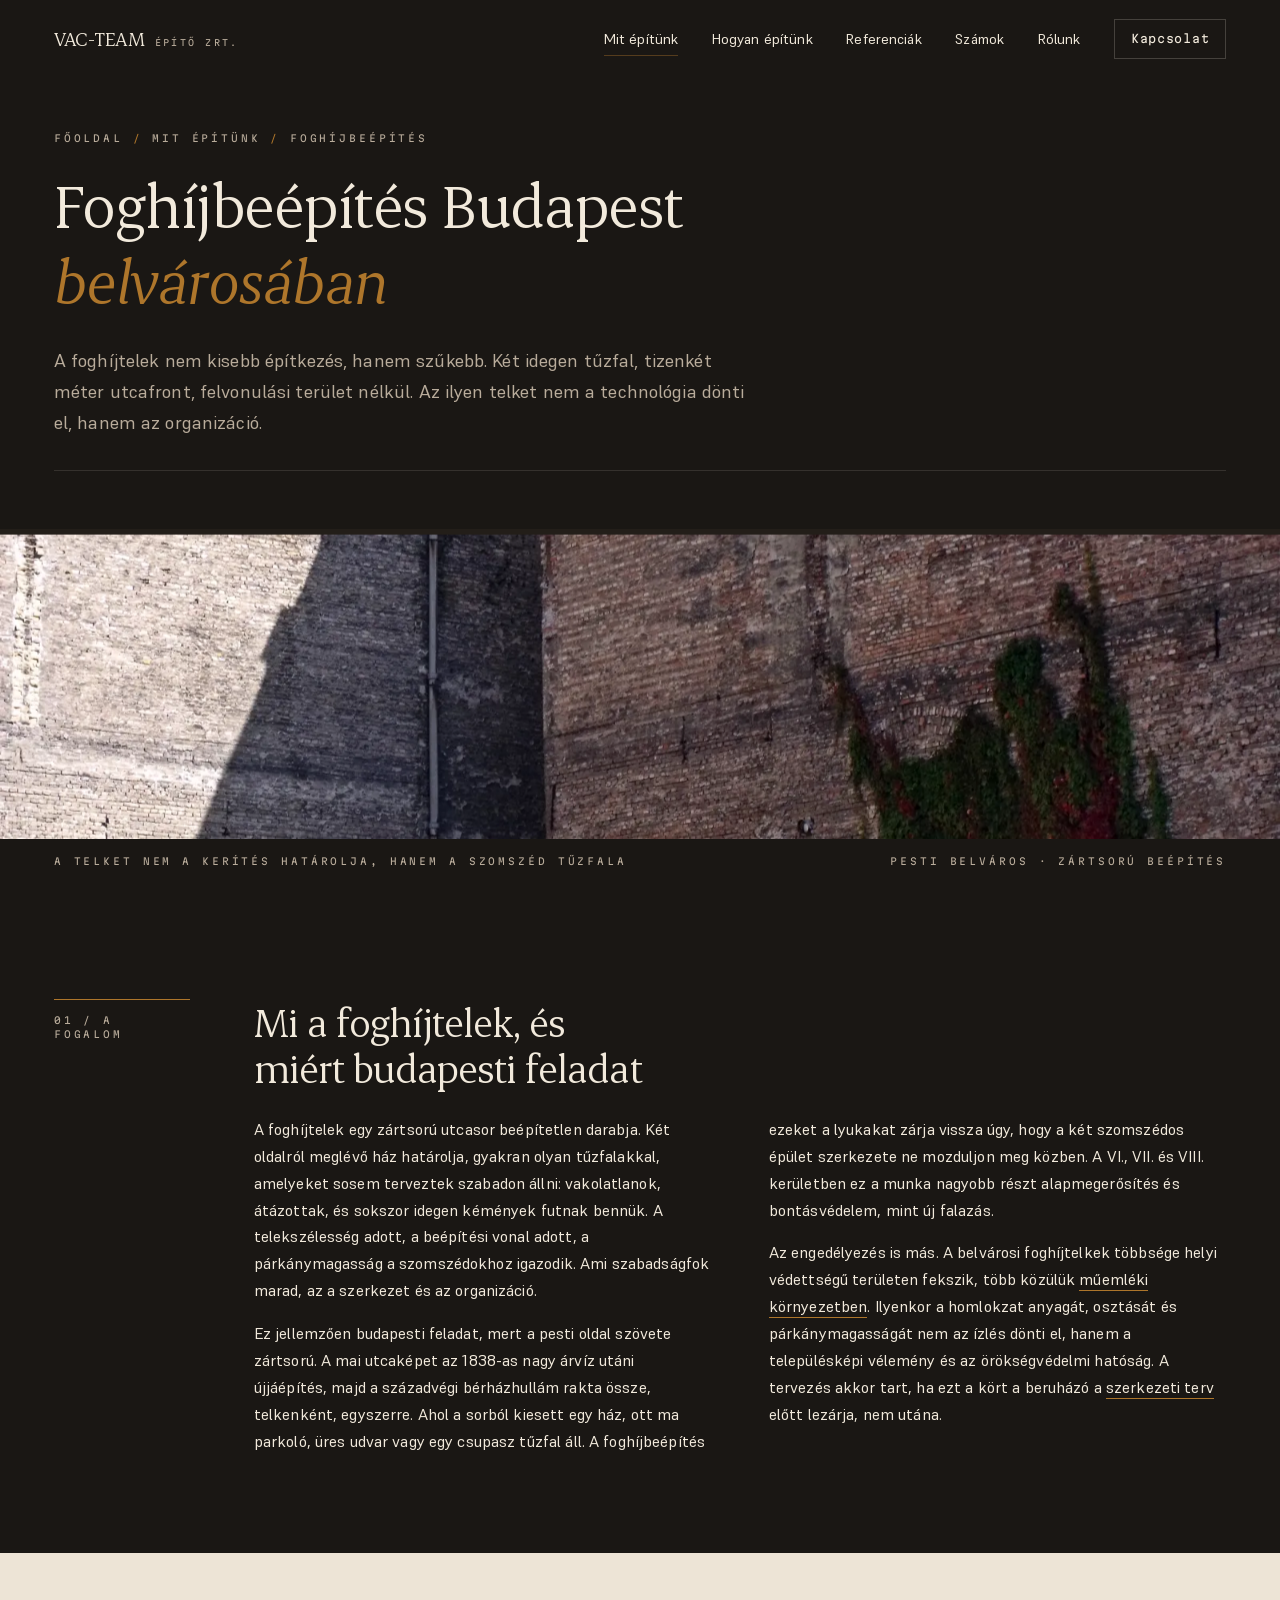
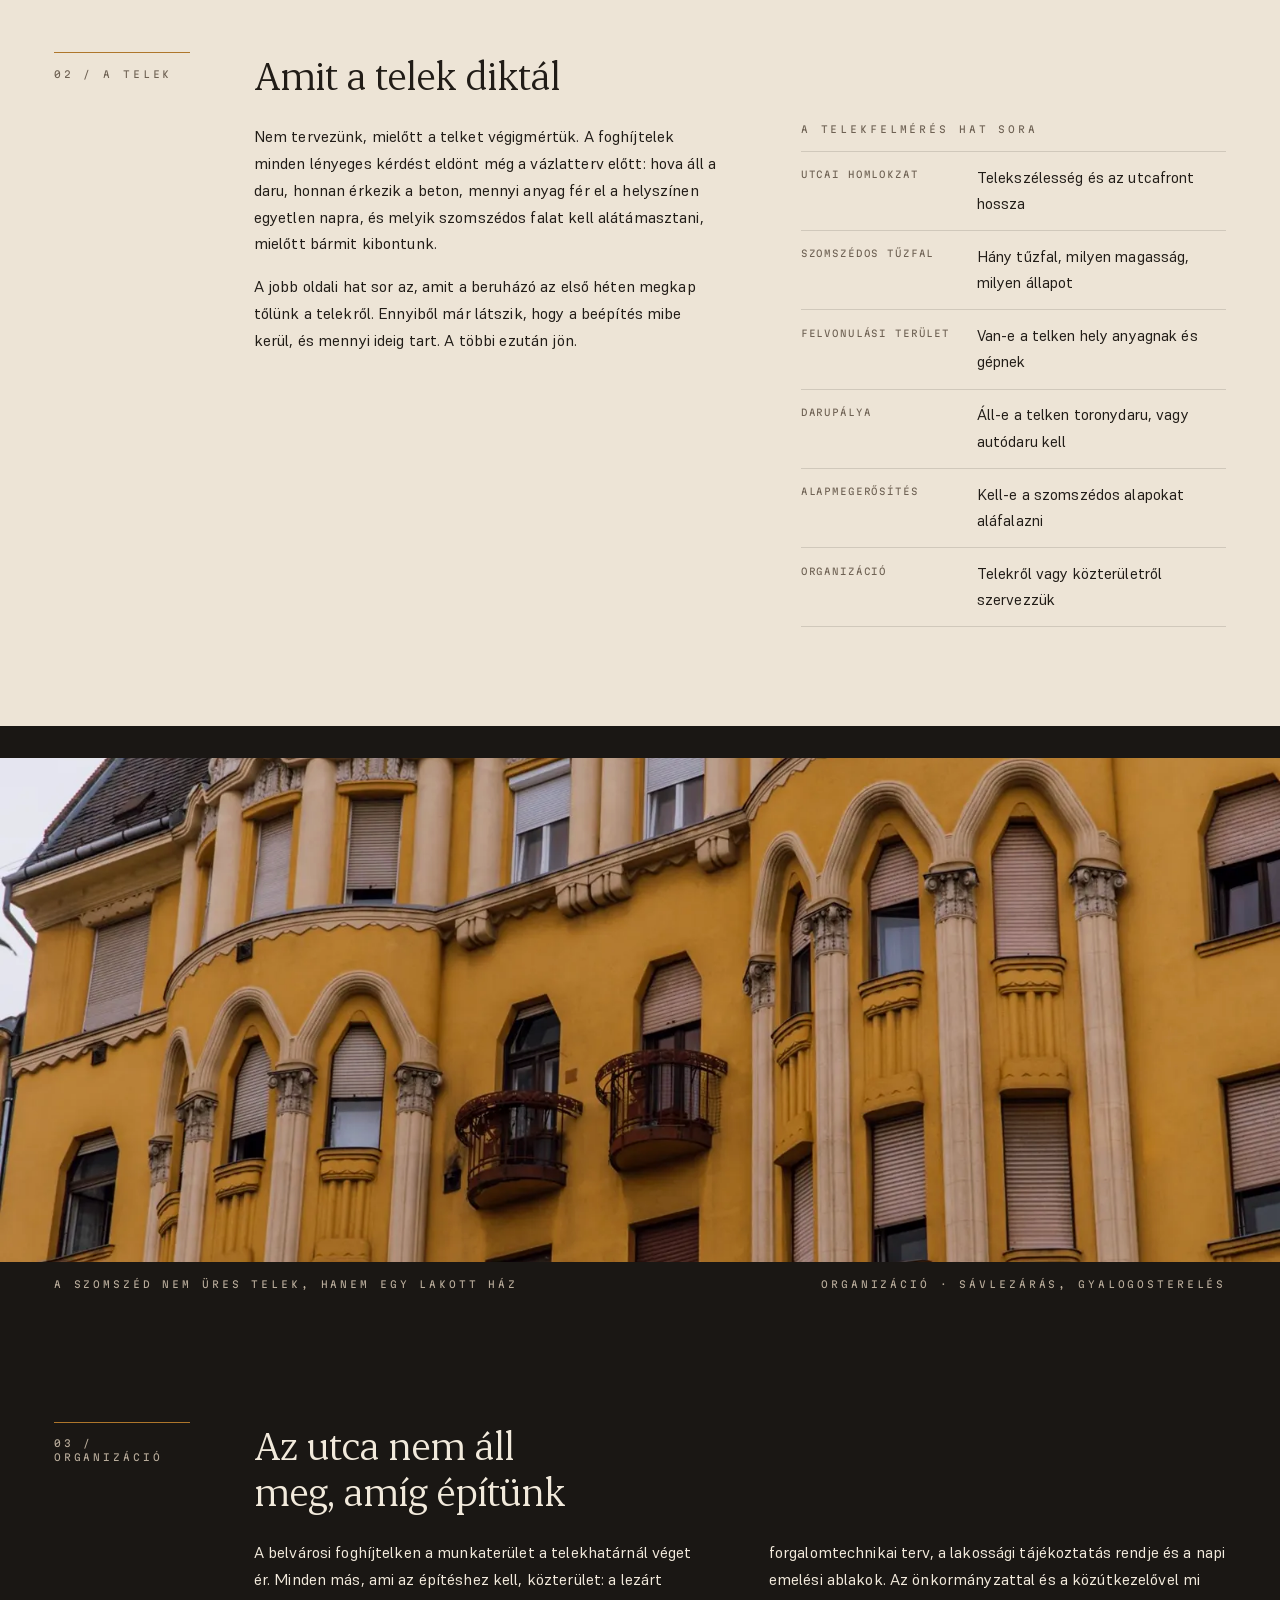
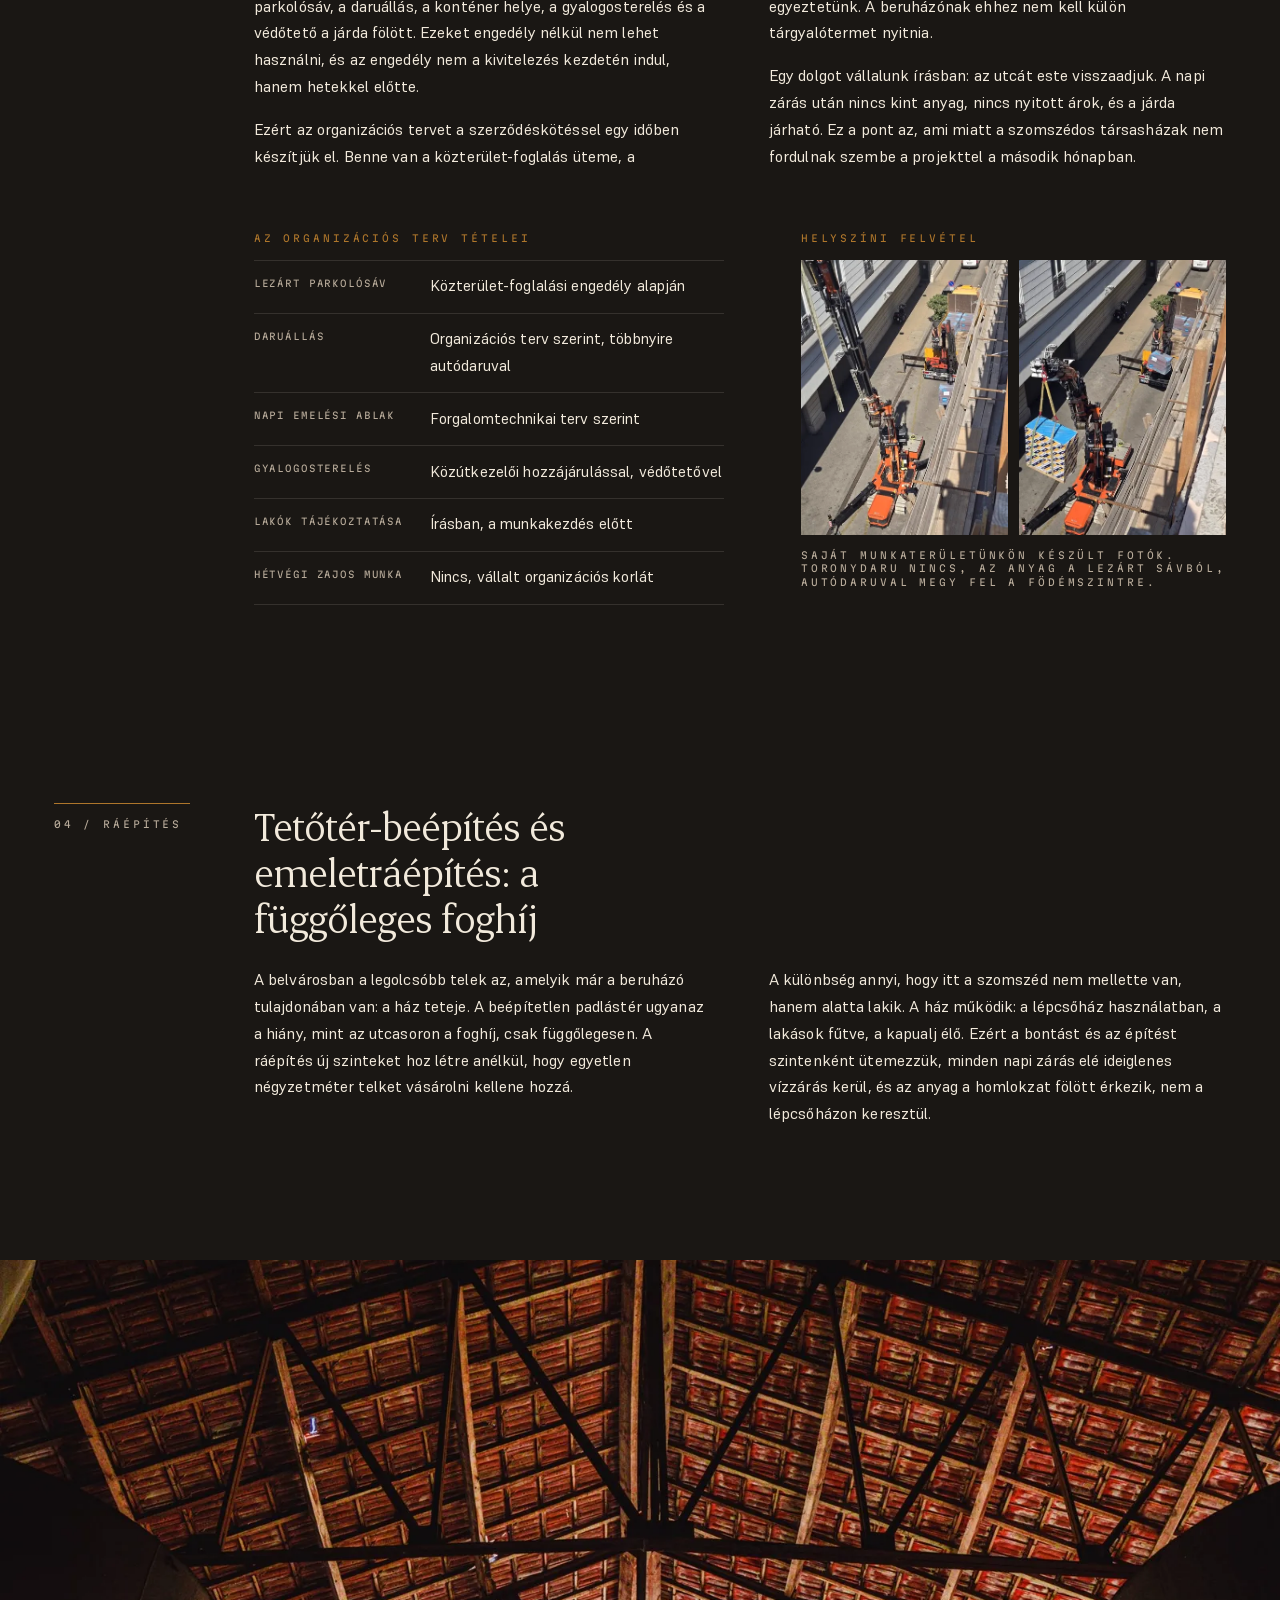
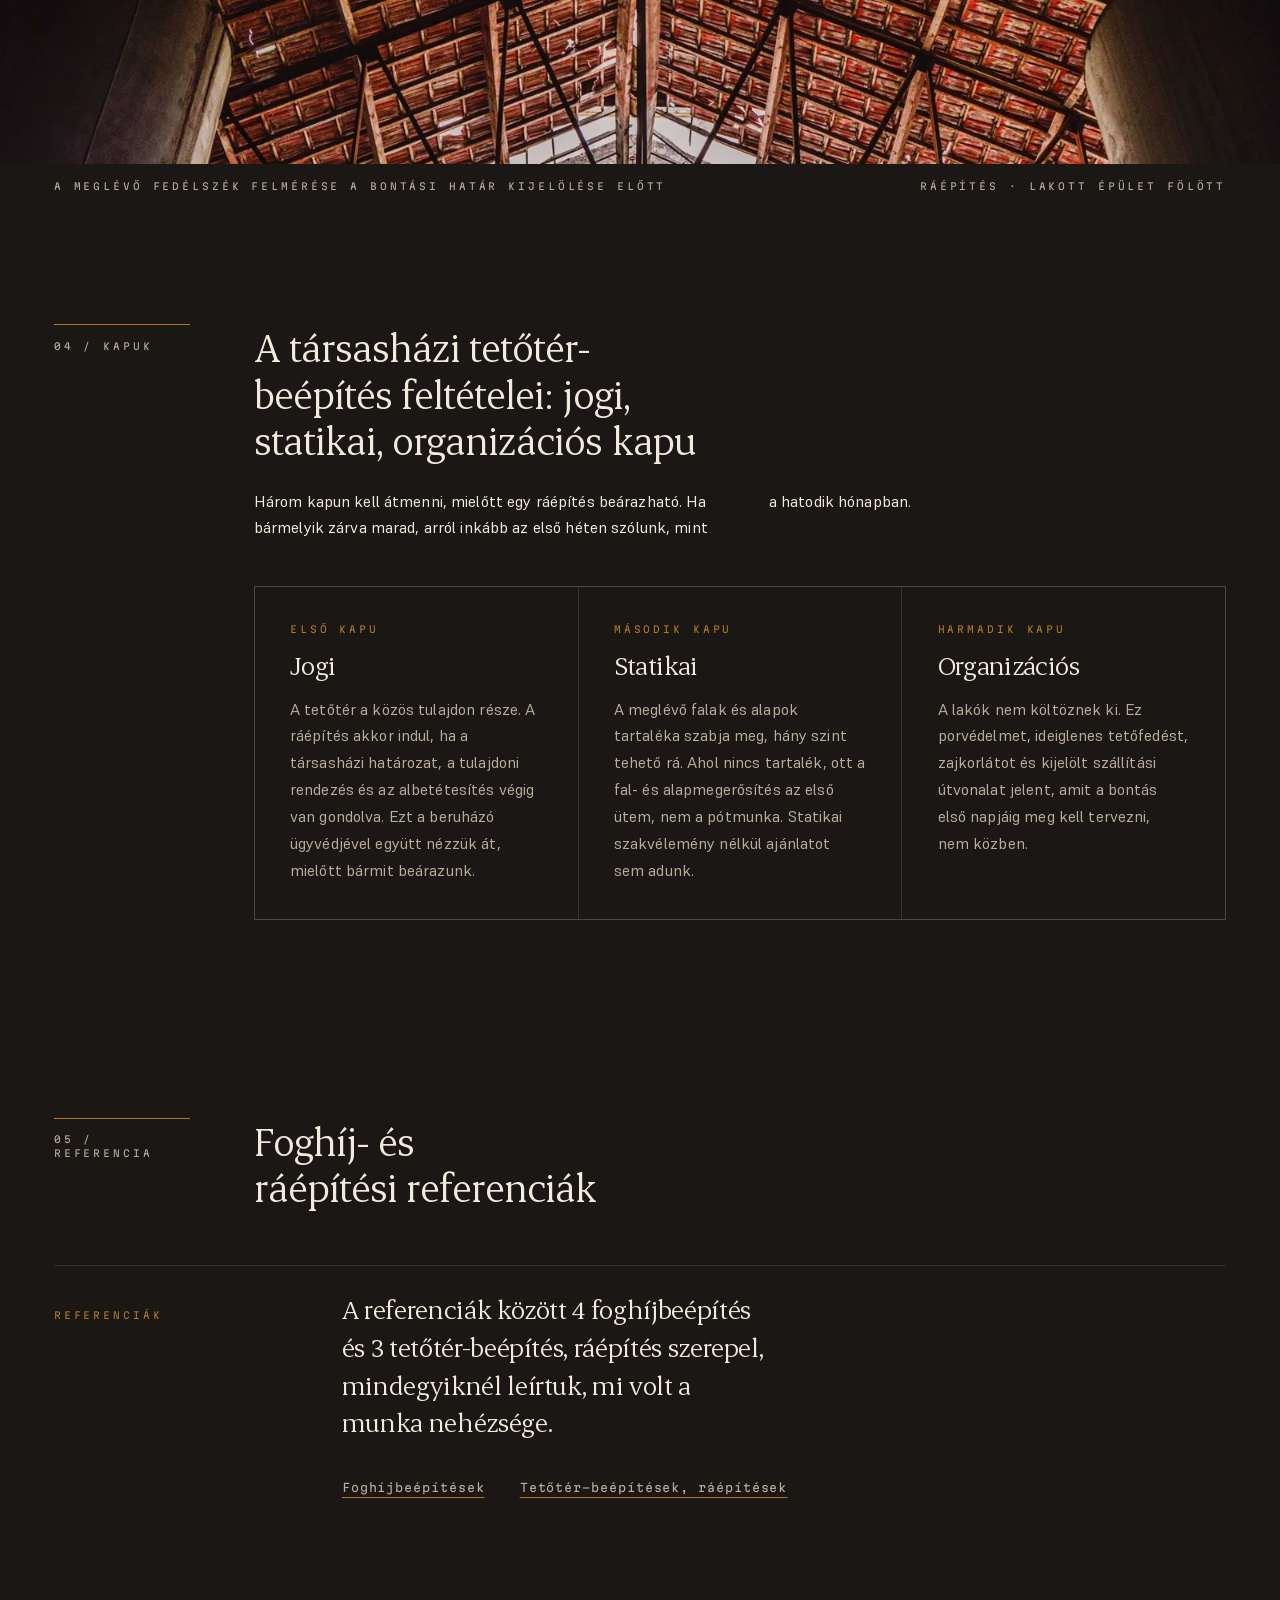
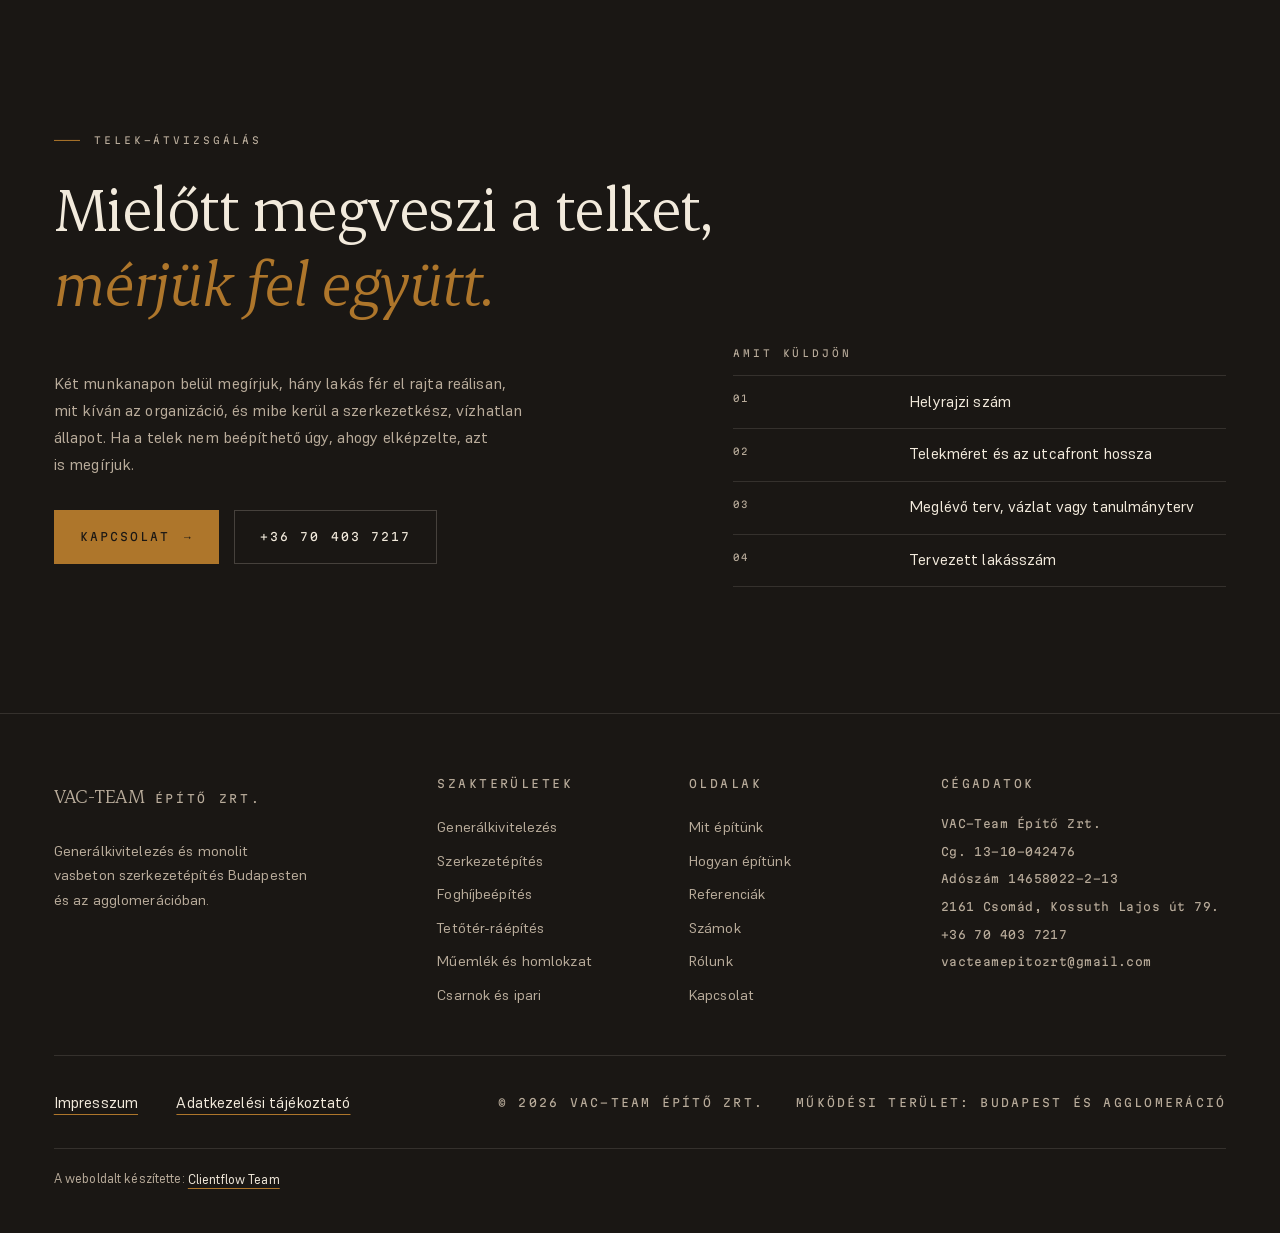
<file: foghij.html>
<!DOCTYPE html>
<html lang="hu">
<head>
<meta charset="UTF-8">
<meta name="viewport" content="width=device-width, initial-scale=1.0">
<script>document.documentElement.className += ' js';</script>
<title>Foghíjbeépítés, tetőtér-beépítés, emeletráépítés · VAC-Team</title>
<meta name="description" content="Foghíjtelek beépítése két tűzfal között, tetőtér-beépítés és emeletráépítés társasházon, lakott ház fölött, a pesti belvárosban.">
<link rel="canonical" href="https://vacteam.hu/foghij">
<link rel="alternate" hreflang="hu" href="https://vacteam.hu/foghij">
<link rel="alternate" hreflang="x-default" href="https://vacteam.hu/foghij">
<meta property="og:type" content="website">
<meta property="og:site_name" content="VAC-Team Építő Zrt.">
<meta property="og:locale" content="hu_HU">
<meta property="og:title" content="Foghíjbeépítés, tetőtér-beépítés, emeletráépítés · VAC-Team Építő Zrt.">
<meta property="og:description" content="Zártsorú foghíjtelek két tűzfal között, felvonulási terület nélkül. Organizáció közterületről, monolit vasbeton szerkezet.">
<meta property="og:url" content="https://vacteam.hu/foghij">
<meta property="og:image" content="https://vacteam.hu/media/og/og-foghij.jpg">
<meta property="og:image:width" content="1200">
<meta property="og:image:height" content="630">
<meta property="og:image:alt" content="Két szomszédos budapesti tűzfal találkozása egy foghíjtelek szélén">
<meta name="twitter:card" content="summary_large_image">
<meta name="twitter:title" content="Foghíjbeépítés, tetőtér-beépítés, emeletráépítés · VAC-Team Építő Zrt.">
<meta name="twitter:description" content="Zártsorú foghíjtelek két tűzfal között, felvonulási terület nélkül. Organizáció közterületről, monolit vasbeton szerkezet.">
<meta name="twitter:image" content="https://vacteam.hu/media/og/og-foghij.jpg">
<meta name="theme-color" content="#1A1714">
<link rel="icon" href="favicon.ico" sizes="32x32">
<link rel="icon" type="image/svg+xml" href="media/favicon.svg">
<link rel="apple-touch-icon" href="media/apple-touch-icon.png">
<link rel="manifest" href="site.webmanifest">
<link rel="stylesheet" href="css/style.css?v=20261104a">
<style>
body.p-foghij .lab{max-width:none}
body.p-foghij .tabla{margin-block:clamp(1rem,3.5vh,3rem)}
body.p-foghij .tabla__img{height:clamp(44svh,56vh,660px)}
body.p-foghij .tabla__img img{width:100%;height:118%;object-fit:cover}
body.p-foghij .tabla__cap{display:flex;flex-wrap:wrap;justify-content:space-between;
  gap:.5rem var(--sp-4);padding-top:1rem}
body.p-foghij .blk{display:grid;grid-template-columns:minmax(0,8.5rem) minmax(0,1fr);
  gap:clamp(1.4rem,5vw,5rem);align-items:start}
body.p-foghij .blk__n{padding-top:.9rem;border-top:1px solid var(--okker)}
body.p-foghij .blk__h{font-size:var(--t-3);max-width:21ch}
body.p-foghij .blk__b{margin-top:var(--sp-3);display:grid;gap:var(--sp-2)}

@media(min-width:1000px){
  body.p-foghij .blk__b{display:block;columns:2;column-gap:clamp(2.5rem,4.5vw,4.5rem)}
  body.p-foghij .blk__b p{max-width:none;margin:0 0 var(--sp-2)}
}
body.p-foghij .blk__b a{border-bottom:1px solid var(--okker);padding-bottom:1px}
body.p-foghij .blk__b a:hover{color:var(--okker)}
body.p-foghij #tetoter{scroll-margin-top:calc(var(--nav-h) + 2rem)}
body.p-foghij .blk--head{margin-bottom:clamp(2.5rem,6vh,4rem)}
body.p-foghij .blk__tag{margin-bottom:.9rem}
body.p-foghij .duo{display:grid;grid-template-columns:minmax(0,1.05fr) minmax(0,.95fr);
  gap:clamp(2rem,6vw,5rem);align-items:start;margin-top:var(--sp-3)}
body.p-foghij .duo--far{margin-top:clamp(2.5rem,6vh,4rem)}
body.p-foghij .duo p + p{margin-top:var(--sp-2)}

body.p-foghij .cta-grid{display:grid;grid-template-columns:minmax(0,1.1fr) minmax(0,.9fr);
  gap:var(--sp-4) clamp(2.5rem,6vw,6rem);align-items:center;margin-top:var(--sp-3)}
body.p-foghij .cta-grid .s-cta__x{margin-top:0}
body.p-foghij .cta-grid .hero__cta{margin-top:var(--sp-4)}
body.p-foghij .cta-lab{margin-top:0}
body.p-foghij .cta-spec{max-width:none;margin-top:.9rem}
@media(max-width:900px){body.p-foghij .cta-grid{grid-template-columns:1fr}}
body.p-foghij .figrow{display:flex;flex-wrap:wrap;gap:var(--sp-4) var(--sp-6);margin-top:var(--sp-4)}
body.p-foghij .figrow>div{display:flex;flex-direction:column;gap:.45rem}
body.p-foghij .figrow .fig{font-size:2.6rem}
body.p-foghij .fbpair{display:grid;grid-template-columns:repeat(2,minmax(0,1fr));
  gap:.7rem;max-width:440px;margin-top:.9rem}
body.p-foghij .fbpair img{width:100%;height:auto}
body.p-foghij .stack{margin-top:clamp(2rem,5vh,3.5rem)}
@media(max-width:860px){
  body.p-foghij .blk,body.p-foghij .duo{grid-template-columns:1fr}
  body.p-foghij .blk__n{padding-bottom:.2rem}
}
</style>
<script type="application/ld+json">
{
 "@context": "https://schema.org",
 "@graph": [
  {
   "@type": "GeneralContractor",
   "@id": "https://vacteam.hu/#ceg",
   "name": "VAC-Team Építő Zrt.",
   "legalName": "VAC-Team Építő Zártkörűen Működő Részvénytársaság",
   "url": "https://vacteam.hu/",
   "logo": {
    "@type": "ImageObject",
    "@id": "https://vacteam.hu/#logo",
    "url": "https://vacteam.hu/media/logo-512.png",
    "width": 512,
    "height": 512
   },
   "image": "https://vacteam.hu/media/og-kep.jpg",
   "telephone": "+36 70 403 7217",
   "email": "vacteamepitozrt@gmail.com",
   "vatID": "14658022-2-13",
   "taxID": "14658022-2-13",
   "identifier": [
    {
     "@type": "PropertyValue",
     "propertyID": "Cégjegyzékszám",
     "value": "13-10-042476"
    },
    {
     "@type": "PropertyValue",
     "propertyID": "MKIK építőipari kivitelezői névjegyzék, nyilvántartási szám",
     "value": "26B79262"
    }
   ],
   "foundingDate": "2009",
   "address": {
    "@type": "PostalAddress",
    "streetAddress": "Kossuth Lajos út 79.",
    "addressLocality": "Csomád",
    "postalCode": "2161",
    "addressRegion": "Pest vármegye",
    "addressCountry": "HU"
   },
   "areaServed": [
    {
     "@type": "City",
     "name": "Budapest"
    },
    {
     "@type": "AdministrativeArea",
     "name": "Pest megye"
    }
   ],
   "employee": {
    "@type": "Person",
    "name": "Antal-Köz Csaba",
    "jobTitle": "vezérigazgató"
   },
   "knowsAbout": [
    "generálkivitelezés",
    "társasház kivitelezés",
    "monolit vasbeton szerkezetépítés",
    "foghíjbeépítés",
    "tetőtér-beépítés",
    "emeletráépítés",
    "homlokzat-felújítás",
    "műemlék homlokzat-felújítás",
    "csarnoképítés",
    "építőipari projektmenedzsment"
   ],
   "hasOfferCatalog": {
    "@type": "OfferCatalog",
    "name": "Kivitelezési szakterületek",
    "itemListElement": [
     {
      "@type": "Offer",
      "itemOffered": {
       "@type": "Service",
       "name": "Generálkivitelezés",
       "url": "https://vacteam.hu/hogyan-epitunk#general"
      }
     },
     {
      "@type": "Offer",
      "itemOffered": {
       "@type": "Service",
       "name": "Monolit vasbeton szerkezetépítés",
       "url": "https://vacteam.hu/hogyan-epitunk#szerkezet"
      }
     },
     {
      "@type": "Offer",
      "itemOffered": {
       "@type": "Service",
       "name": "Foghíjbeépítés",
       "url": "https://vacteam.hu/foghij"
      }
     },
     {
      "@type": "Offer",
      "itemOffered": {
       "@type": "Service",
       "name": "Tetőtér-beépítés és emeletráépítés",
       "url": "https://vacteam.hu/foghij#tetoter"
      }
     },
     {
      "@type": "Offer",
      "itemOffered": {
       "@type": "Service",
       "name": "Műemlék homlokzat-felújítás",
       "url": "https://vacteam.hu/muemlek"
      }
     },
     {
      "@type": "Offer",
      "itemOffered": {
       "@type": "Service",
       "name": "Csarnok és iparterület",
       "url": "https://vacteam.hu/mit-epitunk#csarnok"
      }
     }
    ]
   }
  },
  {
   "@type": "WebSite",
   "@id": "https://vacteam.hu/#web",
   "url": "https://vacteam.hu/",
   "name": "VAC-Team Építő Zrt.",
   "alternateName": "VAC-Team",
   "inLanguage": "hu",
   "publisher": {
    "@type": "GeneralContractor",
    "@id": "https://vacteam.hu/#ceg",
    "name": "VAC-Team Építő Zrt."
   }
  },
  {
   "@type": "BreadcrumbList",
   "@id": "https://vacteam.hu/foghij#morzsa",
   "itemListElement": [
    {
     "@type": "ListItem",
     "position": 1,
     "name": "Főoldal",
     "item": "https://vacteam.hu/"
    },
    {
     "@type": "ListItem",
     "position": 2,
     "name": "Mit építünk",
     "item": "https://vacteam.hu/mit-epitunk"
    },
    {
     "@type": "ListItem",
     "position": 3,
     "name": "Foghíjbeépítés",
     "item": "https://vacteam.hu/foghij"
    }
   ]
  },
  {
   "@type": "WebPage",
   "@id": "https://vacteam.hu/foghij#oldal",
   "url": "https://vacteam.hu/foghij",
   "name": "Foghíjbeépítés, tetőtér-beépítés, emeletráépítés · VAC-Team",
   "description": "Foghíjtelek beépítése két tűzfal között, tetőtér-beépítés és emeletráépítés társasházon, lakott ház fölött, a pesti belvárosban.",
   "inLanguage": "hu",
   "isPartOf": {
    "@id": "https://vacteam.hu/#web"
   },
   "about": {
    "@type": "GeneralContractor",
    "@id": "https://vacteam.hu/#ceg",
    "name": "VAC-Team Építő Zrt."
   },
   "dateModified": "2026-11-04",
   "breadcrumb": {
    "@id": "https://vacteam.hu/foghij#morzsa"
   },
   "primaryImageOfPage": {
    "@type": "ImageObject",
    "url": "https://vacteam.hu/media/og/og-foghij.jpg",
    "width": 1200,
    "height": 630
   }
  },
  {
   "@type": "Service",
   "@id": "https://vacteam.hu/foghij#szolgaltatas",
   "name": "Foghíjbeépítés, tetőtér-beépítés és emeletráépítés",
   "url": "https://vacteam.hu/foghij",
   "provider": {
    "@type": "GeneralContractor",
    "@id": "https://vacteam.hu/#ceg",
    "name": "VAC-Team Építő Zrt."
   },
   "areaServed": [
    {
     "@type": "City",
     "name": "Budapest"
    },
    {
     "@type": "AdministrativeArea",
     "name": "Pest megye"
    }
   ],
   "description": "Zártsorú foghíjtelek beépítése két tűzfal között, tetőtér-beépítés és emeletráépítés lakott társasház fölött, közterületről szervezett organizációval.",
   "serviceType": "Foghíjbeépítés, tetőtér-beépítés és emeletráépítés"
  }
 ]
}
</script>
</head>
<body class="p-foghij">

<!-- CHROME:NAV:start -->
<a class="skip" href="#tartalom">Ugrás a tartalomra</a>
<nav class="nav">
  <div class="nav__in">
    <a href="./" class="brand"><b>VAC-TEAM</b><span>Építő Zrt.</span></a>
    <div class="nav__links">
      <a href="mit-epitunk" class="nav__a nav__a--sect">Mit építünk</a>
      <a href="hogyan-epitunk" class="nav__a">Hogyan építünk</a>
      <a href="referenciak" class="nav__a">Referenciák</a>
      <a href="szamok" class="nav__a">Számok</a>
      <a href="rolunk" class="nav__a">Rólunk</a>
      <a href="kapcsolat" class="nav__tel">Kapcsolat<b> &middot; +36 70 403 7217</b></a>
    </div>
    <button class="burger" type="button" aria-expanded="false" aria-label="Menü"><i></i><i></i></button>
  </div>
</nav>
<div class="mob">
  <p class="lab">Oldalak</p>
  <a href="./">Főoldal</a>
  <a href="mit-epitunk">Mit építünk</a>
  <a href="foghij" aria-current="page" class="mob__sub">Foghíjbeépítés</a>
  <a href="muemlek" class="mob__sub">Műemlék és homlokzat</a>
  <a href="hogyan-epitunk">Hogyan építünk</a>
  <a href="referenciak">Referenciák</a>
  <a href="szamok">Számok</a>
  <a href="rolunk">Rólunk</a>
  <a href="kapcsolat">Kapcsolat</a>
  <p class="lab">Elérhetőség</p>
  <a href="tel:+36704037217">+36 70 403 7217</a>
</div>
<!-- CHROME:NAV:end -->

<div class="fscr" id="tartalom">
<header class="phero phero--mcover wrap">
  <p class="lab phero__crumb">
    <a href="./">Főoldal</a><i>/</i><a href="mit-epitunk">Mit építünk</a><i>/</i><span>Foghíjbeépítés</span>
  </p>
  <h1 class="phero__t mask">
    <span class="ln"><span>Foghíjbeépítés Budapest</span></span>
    <span class="ln"><span><em>belvárosában</em></span></span>
  </h1>
  <p class="phero__x" data-in data-d="1">A foghíjtelek nem kisebb építkezés, hanem szűkebb. Két idegen tűzfal,
    tizenkét méter utcafront, felvonulási terület nélkül. Az ilyen telket nem a technológia dönti el,
    hanem az organizáció.</p>
  <div class="phero__rule"></div>
</header>

<section class="tabla">
  <figure class="shot tabla__img">
    <img width="1600" height="1200" src="media/szolgaltatasok/foghij-tuzfal.webp"
      alt="Két szomszédos budapesti tűzfal találkozása: meszelt világos és nyers vörös téglafelület, közöttük ereszcsatorna, a falon vadszőlő" fetchpriority="high" data-par="0.05">
  </figure>
  <div class="wrap tabla__cap">
    <p class="lab">A telket nem a kerítés határolja, hanem a szomszéd tűzfala</p>
    <p class="lab">Pesti belváros · zártsorú beépítés</p>
  </div>
</section>
</div>

<section class="sect wrap">
  <div class="blk">
    <p class="lab blk__n" data-in>01 / A fogalom</p>
    <div>
      <h2 class="blk__h" data-in>Mi a foghíjtelek, és miért budapesti feladat</h2>
      <div class="blk__b" data-in data-d="1">
        <p>A foghíjtelek egy zártsorú utcasor beépítetlen darabja. Két oldalról meglévő ház határolja,
          gyakran olyan tűzfalakkal, amelyeket sosem terveztek szabadon állni: vakolatlanok, átázottak,
          és sokszor idegen kémények futnak bennük. A telekszélesség adott, a beépítési vonal adott, a
          párkánymagasság a szomszédokhoz igazodik. Ami szabadságfok marad, az a szerkezet és az
          organizáció.</p>
        <p>Ez jellemzően budapesti feladat, mert a pesti oldal szövete zártsorú. A mai utcaképet az
          1838-as nagy árvíz utáni újjáépítés, majd a századvégi bérházhullám rakta össze, telkenként,
          egyszerre. Ahol a sorból kiesett egy ház, ott ma parkoló, üres udvar vagy egy csupasz tűzfal
          áll. A foghíjbeépítés ezeket a lyukakat zárja vissza úgy, hogy a két szomszédos épület
          szerkezete ne mozduljon meg közben. A VI., VII. és VIII. kerületben ez a munka nagyobb részt
          alapmegerősítés és bontásvédelem, mint új falazás.</p>
        <p>Az engedélyezés is más. A belvárosi foghíjtelkek többsége helyi védettségű területen fekszik,
          több közülük <a href="muemlek">műemléki környezetben</a>. Ilyenkor a homlokzat anyagát,
          osztását és párkánymagasságát nem az ízlés dönti el, hanem a településképi vélemény és az
          örökségvédelmi hatóság. A tervezés akkor tart, ha ezt a kört a beruházó a
          <a href="hogyan-epitunk#szerkezet">szerkezeti terv</a> előtt lezárja, nem utána.</p>
      </div>
    </div>
  </div>
</section>

<section class="sect light">
  <div class="wrap">
    <div class="blk">
      <p class="lab blk__n" data-in>02 / A telek</p>
      <div>
        <h2 class="blk__h" data-in>Amit a telek diktál</h2>
        <div class="duo">
          <div data-in data-d="1">
            <p>Nem tervezünk, mielőtt a telket végigmértük. A foghíjtelek minden lényeges kérdést eldönt
              még a vázlatterv előtt: hova áll a daru, honnan érkezik a beton, mennyi anyag fér el a
              helyszínen egyetlen napra, és melyik szomszédos falat kell alátámasztani, mielőtt bármit
              kibontunk.</p>
            <p>A jobb oldali hat sor az, amit a beruházó az első héten megkap tőlünk a telekről.
              Ennyiből már látszik, hogy a beépítés mibe kerül, és mennyi ideig tart. A többi ezután jön.</p>
          </div>
          <div data-in data-d="2">
            <p class="lab lab--ok blk__tag">A telekfelmérés hat sora</p>
            <dl class="spec">
              <div><dt>Utcai homlokzat</dt><dd>Telekszélesség és az utcafront hossza</dd></div>
              <div><dt>Szomszédos tűzfal</dt><dd>Hány tűzfal, milyen magasság, milyen állapot</dd></div>
              <div><dt>Felvonulási terület</dt><dd>Van-e a telken hely anyagnak és gépnek</dd></div>
              <div><dt>Darupálya</dt><dd>Áll-e a telken toronydaru, vagy autódaru kell</dd></div>
              <div><dt>Alapmegerősítés</dt><dd>Kell-e a szomszédos alapokat aláfalazni</dd></div>
              <div><dt>Organizáció</dt><dd>Telekről vagy közterületről szervezzük</dd></div>
            </dl>
          </div>
        </div>
      </div>
    </div>
  </div>
</section>

<section class="tabla">
  <figure class="shot tabla__img">
    <img width="1600" height="2400" src="media/szolgaltatasok/berhaz-udvar.webp"
      alt="Szecessziós budapesti bérház sárga homlokzata, íves erkélyekkel és sarokerkélyes tornyokkal" loading="lazy" data-par="0.05">
  </figure>
  <div class="wrap tabla__cap">
    <p class="lab">A szomszéd nem üres telek, hanem egy lakott ház</p>
    <p class="lab">Organizáció · sávlezárás, gyalogosterelés</p>
  </div>
</section>

<section class="sect wrap">
  <div class="blk">
    <p class="lab blk__n" data-in>03 / Organizáció</p>
    <div>
      <h2 class="blk__h" data-in>Az utca nem áll meg, amíg építünk</h2>
      <div class="blk__b" data-in data-d="1">
        <p>A belvárosi foghíjtelken a munkaterület a telekhatárnál véget ér. Minden más, ami az
          építéshez kell, közterület: a lezárt parkolósáv, a daruállás, a konténer helye, a
          gyalogosterelés és a védőtető a járda fölött. Ezeket engedély nélkül nem lehet használni, és
          az engedély nem a kivitelezés kezdetén indul, hanem hetekkel előtte.</p>
        <p>Ezért az organizációs tervet a szerződéskötéssel egy időben készítjük el. Benne van a
          közterület-foglalás üteme, a forgalomtechnikai terv, a lakossági tájékoztatás rendje és a napi
          emelési ablakok. Az önkormányzattal és a közútkezelővel mi egyeztetünk. A beruházónak ehhez
          nem kell külön tárgyalótermet nyitnia.</p>
        <p>Egy dolgot vállalunk írásban: az utcát este visszaadjuk. A napi zárás után nincs kint anyag,
          nincs nyitott árok, és a járda járható. Ez a pont az, ami miatt a szomszédos társasházak nem
          fordulnak szembe a projekttel a második hónapban.</p>
      </div>

      <div class="duo duo--far">
        <div data-in>
          <p class="lab lab--ok blk__tag">Az organizációs terv tételei</p>
          <dl class="spec">
            <div><dt>Lezárt parkolósáv</dt><dd>Közterület-foglalási engedély alapján</dd></div>
            <div><dt>Daruállás</dt><dd>Organizációs terv szerint, többnyire autódaruval</dd></div>
            <div><dt>Napi emelési ablak</dt><dd>Forgalomtechnikai terv szerint</dd></div>
            <div><dt>Gyalogosterelés</dt><dd>Közútkezelői hozzájárulással, védőtetővel</dd></div>
            <div><dt>Lakók tájékoztatása</dt><dd>Írásban, a munkakezdés előtt</dd></div>
            <div><dt>Hétvégi zajos munka</dt><dd>Nincs, vállalt organizációs korlát</dd></div>
          </dl>
        </div>
        <div data-in data-d="1">
          <p class="lab lab--ok">Helyszíni felvétel</p>
          <div class="fbpair">
            <figure class="shot">
              <img width="443" height="590" src="media/fb/fb-02.webp" alt="Helyszíni felvétel felülnézetből: autódaru gémje egy szűk belvárosi utcában, a lezárt sáv fölött" loading="lazy">
            </figure>
            <figure class="shot">
              <img width="443" height="590" src="media/fb/fb-04.webp" alt="Helyszíni felvétel felülnézetből: raklapos falazóanyag emelése az utcáról autódaruval a felső szintre" loading="lazy">
            </figure>
          </div>
          <p class="lab shot__cap">Saját munkaterületünkön készült fotók. Toronydaru nincs, az anyag a
            lezárt sávból, autódaruval megy fel a födémszintre.</p>
        </div>
      </div>
    </div>
  </div>
</section>

<section class="sect wrap">
  <div class="blk">
    <p class="lab blk__n" data-in>04 / Ráépítés</p>
    <div>
      <h2 class="blk__h" id="tetoter" data-in>Tetőtér-beépítés és emeletráépítés: a függőleges foghíj</h2>
      <div class="blk__b" data-in data-d="1">
        <p>A belvárosban a legolcsóbb telek az, amelyik már a beruházó tulajdonában van: a ház teteje. A
          beépítetlen padlástér ugyanaz a hiány, mint az utcasoron a foghíj, csak függőlegesen. A
          ráépítés új szinteket hoz létre anélkül, hogy egyetlen négyzetméter telket vásárolni kellene
          hozzá.</p>
        <p>A különbség annyi, hogy itt a szomszéd nem mellette van, hanem alatta lakik. A ház működik: a
          lépcsőház használatban, a lakások fűtve, a kapualj élő. Ezért a bontást és az építést
          szintenként ütemezzük, minden napi zárás elé ideiglenes vízzárás kerül, és az anyag a
          homlokzat fölött érkezik, nem a lépcsőházon keresztül.</p>
      </div>
    </div>
  </div>
</section>

<section class="tabla">
  <figure class="shot tabla__img">
    <img width="1600" height="1064" src="media/projektek/p2.webp"
      alt="Régi fedélszék belülről: fa szarufák, acél feszítővasak és a tetőfedés alsó síkja" loading="lazy" data-par="0.05">
  </figure>
  <div class="wrap tabla__cap">
    <p class="lab">A meglévő fedélszék felmérése a bontási határ kijelölése előtt</p>
    <p class="lab">Ráépítés · lakott épület fölött</p>
  </div>
</section>

<section class="sect wrap">
  <div class="blk">
    <p class="lab blk__n" data-in>04 / Kapuk</p>
    <div>
      <h2 class="blk__h" data-in>A társasházi tetőtér-beépítés feltételei: jogi, statikai, organizációs kapu</h2>
      <div class="blk__b" data-in data-d="1">
        <p>Három kapun kell átmenni, mielőtt egy ráépítés beárazható. Ha bármelyik zárva marad, arról
          inkább az első héten szólunk, mint a hatodik hónapban.</p>
      </div>
      <div class="stack" data-in data-d="2">
        <div class="stack__i">
          <p class="lab lab--ok">Első kapu</p>
          <h3>Jogi</h3>
          <p class="muted">A tetőtér a közös tulajdon része. A ráépítés akkor indul, ha a társasházi
            határozat, a tulajdoni rendezés és az albetétesítés végig van gondolva. Ezt a beruházó
            ügyvédjével együtt nézzük át, mielőtt bármit beárazunk.</p>
        </div>
        <div class="stack__i">
          <p class="lab lab--ok">Második kapu</p>
          <h3>Statikai</h3>
          <p class="muted">A meglévő falak és alapok tartaléka szabja meg, hány szint tehető rá. Ahol
            nincs tartalék, ott a fal- és alapmegerősítés az első ütem, nem a pótmunka. Statikai
            szakvélemény nélkül ajánlatot sem adunk.</p>
        </div>
        <div class="stack__i">
          <p class="lab lab--ok">Harmadik kapu</p>
          <h3>Organizációs</h3>
          <p class="muted">A lakók nem költöznek ki. Ez porvédelmet, ideiglenes tetőfedést, zajkorlátot
            és kijelölt szállítási útvonalat jelent, amit a bontás első napjáig meg kell tervezni, nem
            közben.</p>
        </div>
      </div>
    </div>
  </div>
</section>

<section class="sect wrap">
  <div class="blk blk--head">
    <p class="lab blk__n" data-in>05 / Referencia</p>
    <div>
      <h2 class="blk__h" data-in>Foghíj- és ráépítési referenciák</h2>
    </div>
  </div>

  <div class="soon" data-in>
<!-- REF:BLOKK:start -->
    <p class="lab lab--ok">Referenciák</p>
    <div>
      <p class="soon__t">A referenciák között 4 foghíjbeépítés és 3 tetőtér-beépítés, ráépítés szerepel, mindegyiknél leírtuk, mi volt a munka nehézsége.</p>
      <p class="soon__ways"><a href="referenciak#beepites=foghijbeepites">Foghíjbeépítések</a><a href="referenciak#szakterulet=tetoter">Tetőtér-beépítések, ráépítések</a></p>
    </div>
<!-- REF:BLOKK:end -->
  </div>
</section>

<section class="sect wrap s-cta">
  <p class="lab lab-rule" data-in>Telek-átvizsgálás</p>
  <h2 class="s-cta__t mask">
    <span class="ln"><span>Mielőtt megveszi a telket,</span></span>
    <span class="ln"><span><em>mérjük fel együtt.</em></span></span>
  </h2>
  <div class="cta-grid">
    <div>
      <p class="s-cta__x" data-in data-d="1">Két munkanapon belül megírjuk, hány lakás fér el rajta
        reálisan, mit kíván az organizáció, és mibe kerül a szerkezetkész, vízhatlan állapot. Ha a telek nem
        beépíthető úgy, ahogy elképzelte, azt is megírjuk.</p>
      <div class="hero__cta" data-in data-d="3">
        <a class="btn btn--solid" href="kapcsolat">Kapcsolat <i>&rarr;</i></a>
        <a class="btn" href="tel:+36704037217">+36 70 403 7217</a>
      </div>
    </div>
    <div>
      <p class="lab cta-lab" data-in data-d="2">Amit küldjön</p>
      <dl class="spec cta-spec" data-in data-d="2">
        <div><dt>01</dt><dd>Helyrajzi szám</dd></div>
        <div><dt>02</dt><dd>Telekméret és az utcafront hossza</dd></div>
        <div><dt>03</dt><dd>Meglévő terv, vázlat vagy tanulmányterv</dd></div>
        <div><dt>04</dt><dd>Tervezett lakásszám</dd></div>
      </dl>
    </div>
  </div>
</section>

<!-- CHROME:FOOTER:start -->
<footer class="foot">
  <div class="wrap">
    <div class="foot__grid">
      <div class="foot__col">
        <a href="./" class="brand"><b>VAC-TEAM</b><span>Építő Zrt.</span></a>
        <p class="muted foot__about">Generálkivitelezés és monolit vasbeton
          szerkezetépítés Budapesten és az agglomerációban.</p>
      </div>
      <div class="foot__col">
        <h2 class="foot__h">Szakterületek</h2>
        <a href="hogyan-epitunk#general">Generálkivitelezés</a>
        <a href="hogyan-epitunk#szerkezet">Szerkezetépítés</a>
        <a href="foghij">Foghíjbeépítés</a>
        <a href="foghij#tetoter">Tetőtér-ráépítés</a>
        <a href="muemlek">Műemlék és homlokzat</a>
        <a href="mit-epitunk#csarnok">Csarnok és ipari</a>
      </div>
      <div class="foot__col">
        <h2 class="foot__h">Oldalak</h2>
        <a href="mit-epitunk">Mit építünk</a>
        <a href="hogyan-epitunk">Hogyan építünk</a>
        <a href="referenciak">Referenciák</a>
        <a href="szamok">Számok</a>
        <a href="rolunk">Rólunk</a>
        <a href="kapcsolat">Kapcsolat</a>
      </div>
      <div class="foot__col">
        <h2 class="foot__h">Cégadatok</h2>
        <span class="foot__mono">VAC-Team Építő Zrt.</span>
        <span class="foot__mono">Cg. 13-10-042476</span>
        <span class="foot__mono">Adószám 14658022-2-13</span>
        <span class="foot__mono">2161 Csomád, Kossuth Lajos út 79.</span>
        <a class="foot__mono" href="tel:+36704037217">+36 70 403 7217</a>
        <a class="foot__mono" href="mailto:vacteamepitozrt@gmail.com">vacteamepitozrt@gmail.com</a>
      </div>
    </div>
    <div class="foot__bar">
      <nav class="foot__legals" aria-label="Jogi tájékoztatók">
        <a class="foot__legal" href="impresszum">Impresszum</a>
        <a class="foot__legal" href="adatvedelem">Adatkezelési tájékoztató</a>
      </nav>
      <p class="foot__copy">
        <span class="lab">© 2026 VAC-Team Építő Zrt.</span>
        <span class="lab">Működési terület: Budapest és agglomeráció</span>
      </p>
      <p class="foot__made">A weboldalt készítette: <a href="https://clientflow.team" rel="noopener" target="_blank">Clientflow Team</a></p>
    </div>
  </div>
</footer>
<!-- CHROME:FOOTER:end -->

<script src="js/vendor/gsap.min.js" defer></script>
<script src="js/vendor/ScrollTrigger.min.js" defer></script>
<script src="js/vendor/lenis.min.js" defer></script>
<script src="js/app.js?v=20261104a" defer></script>
</body>
</html>
</file>
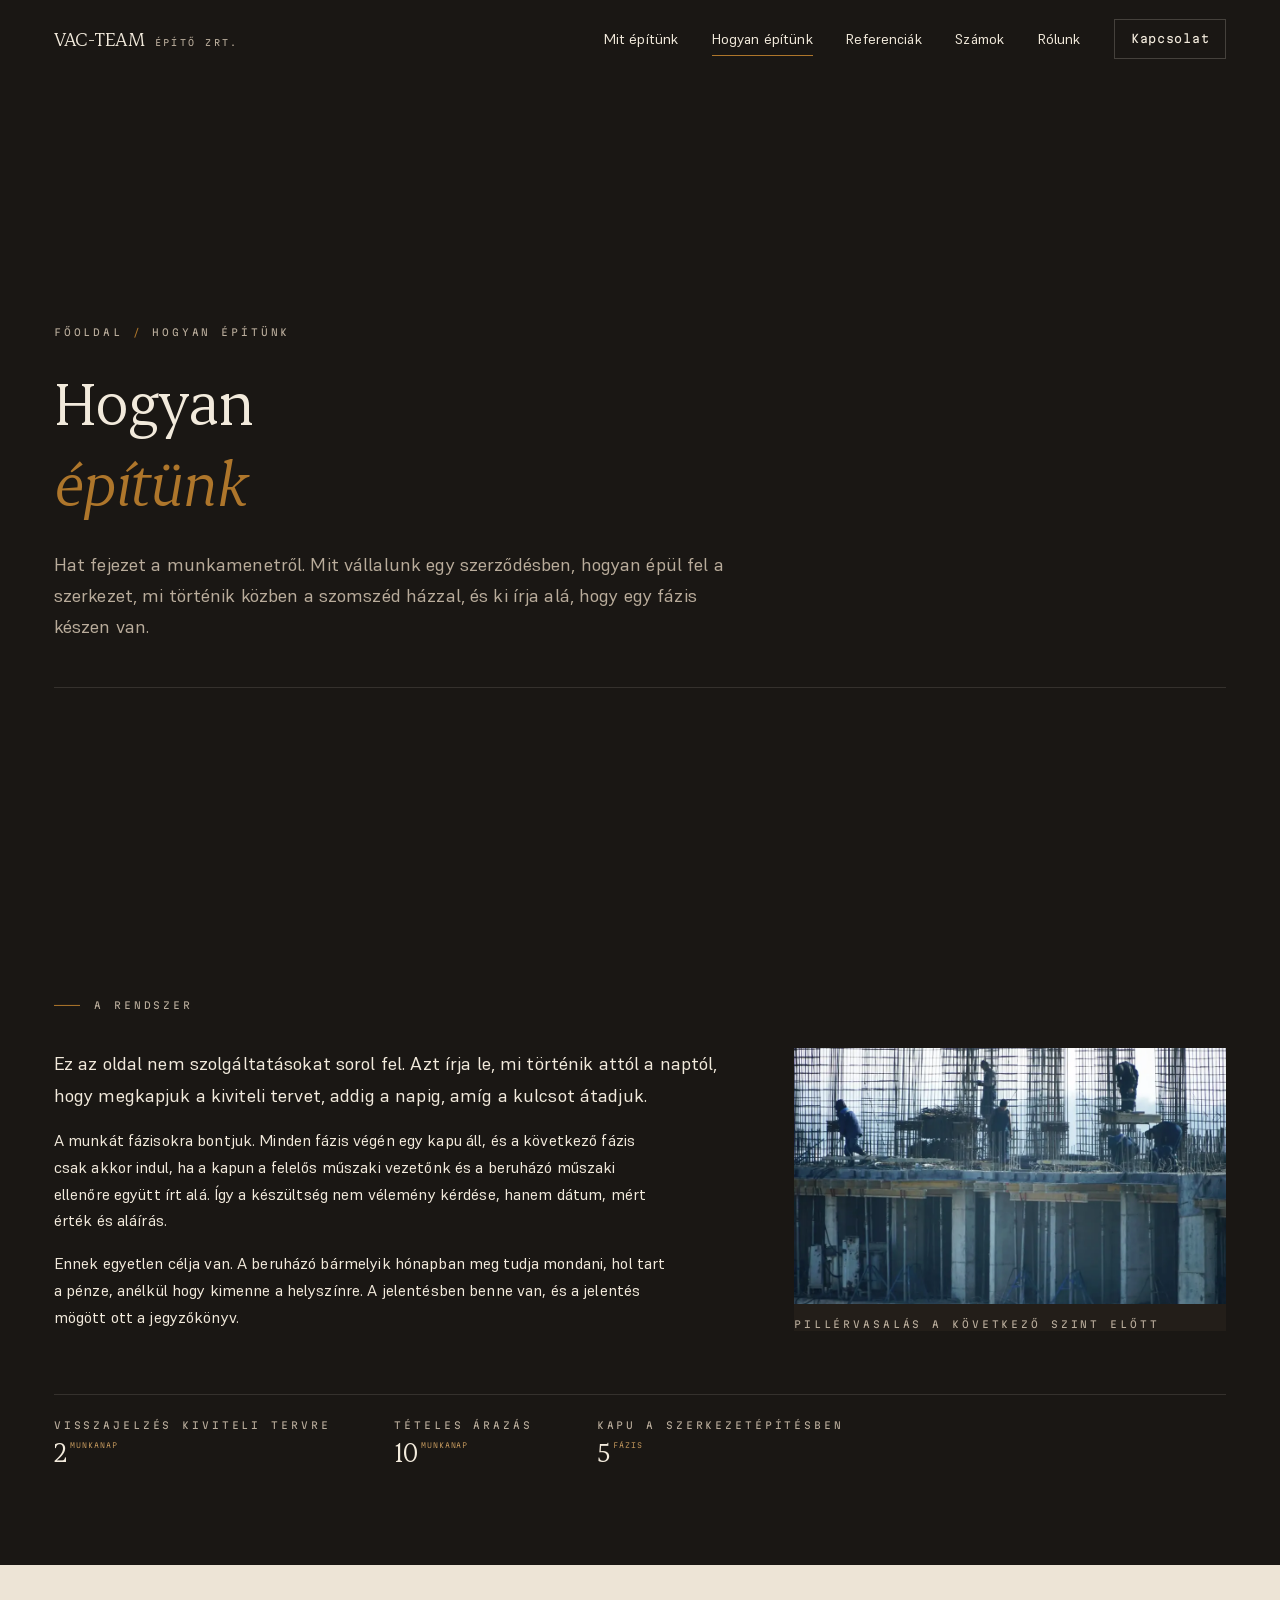
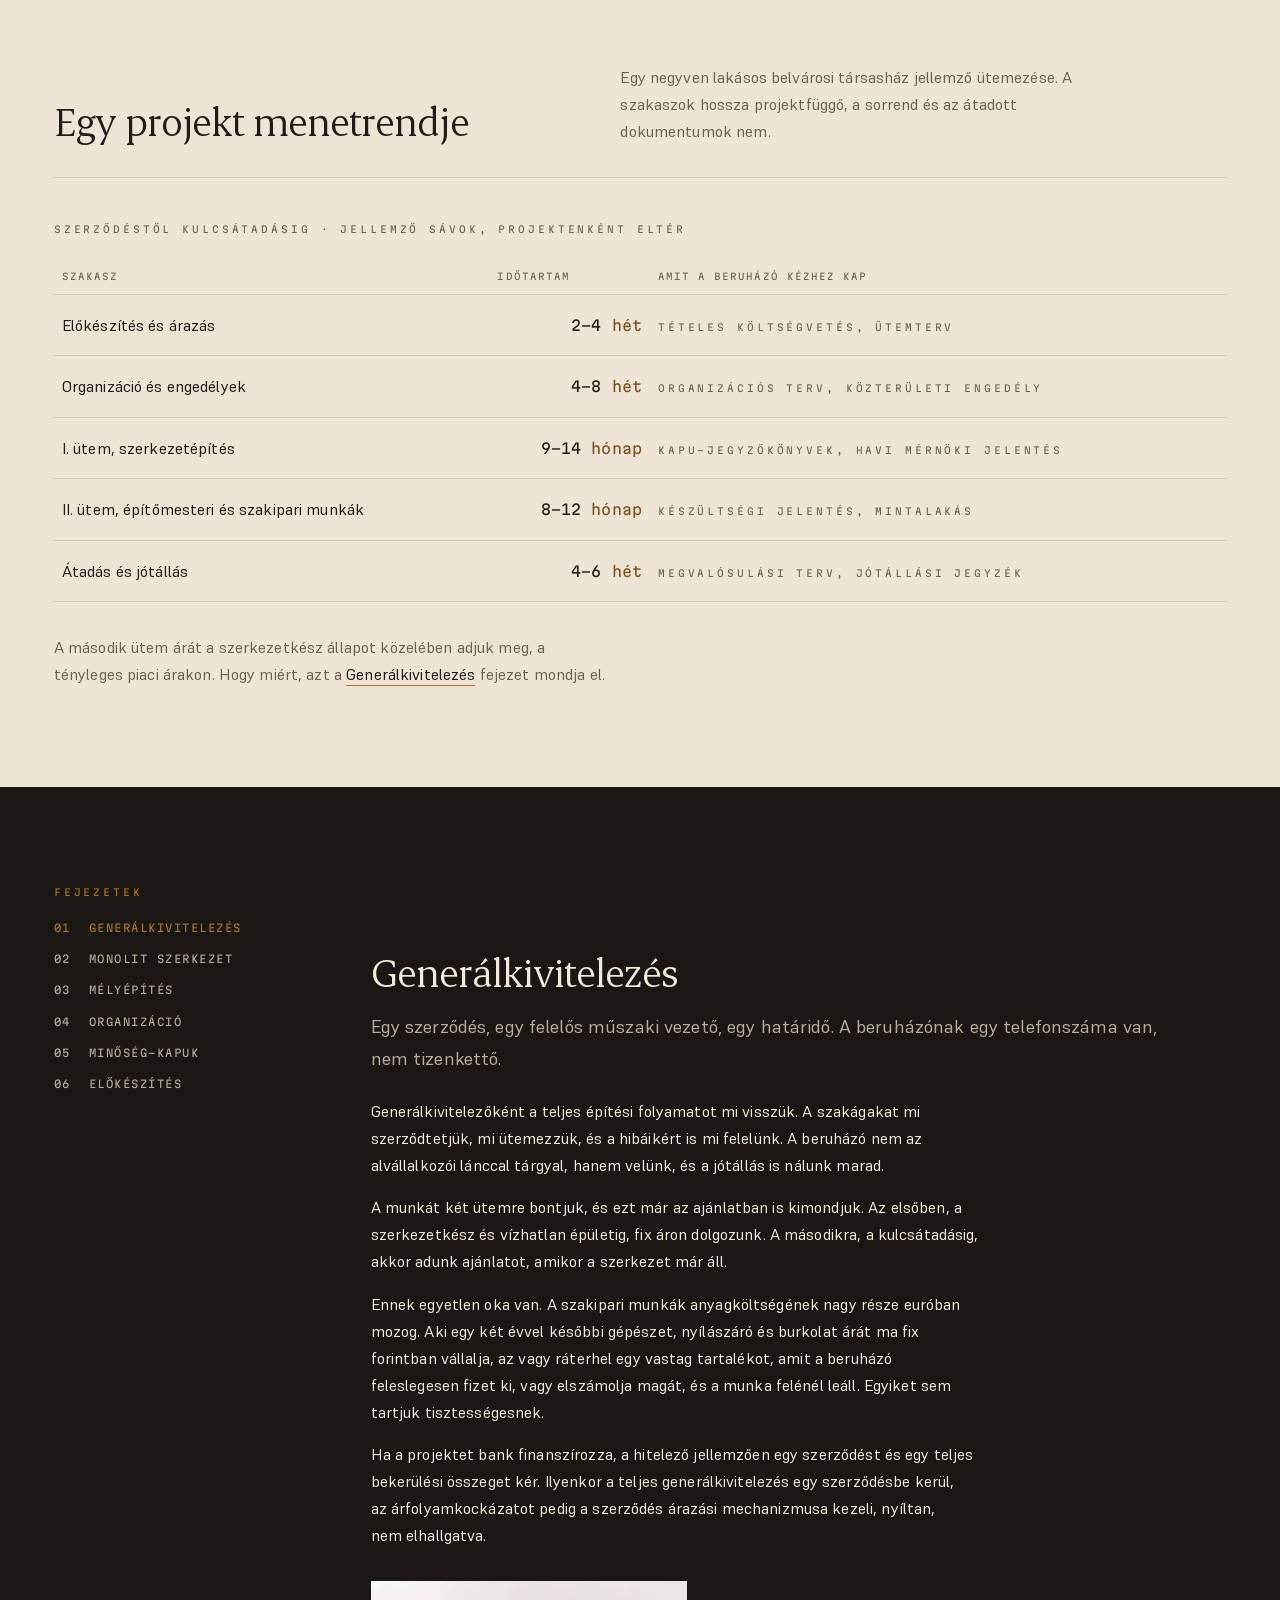
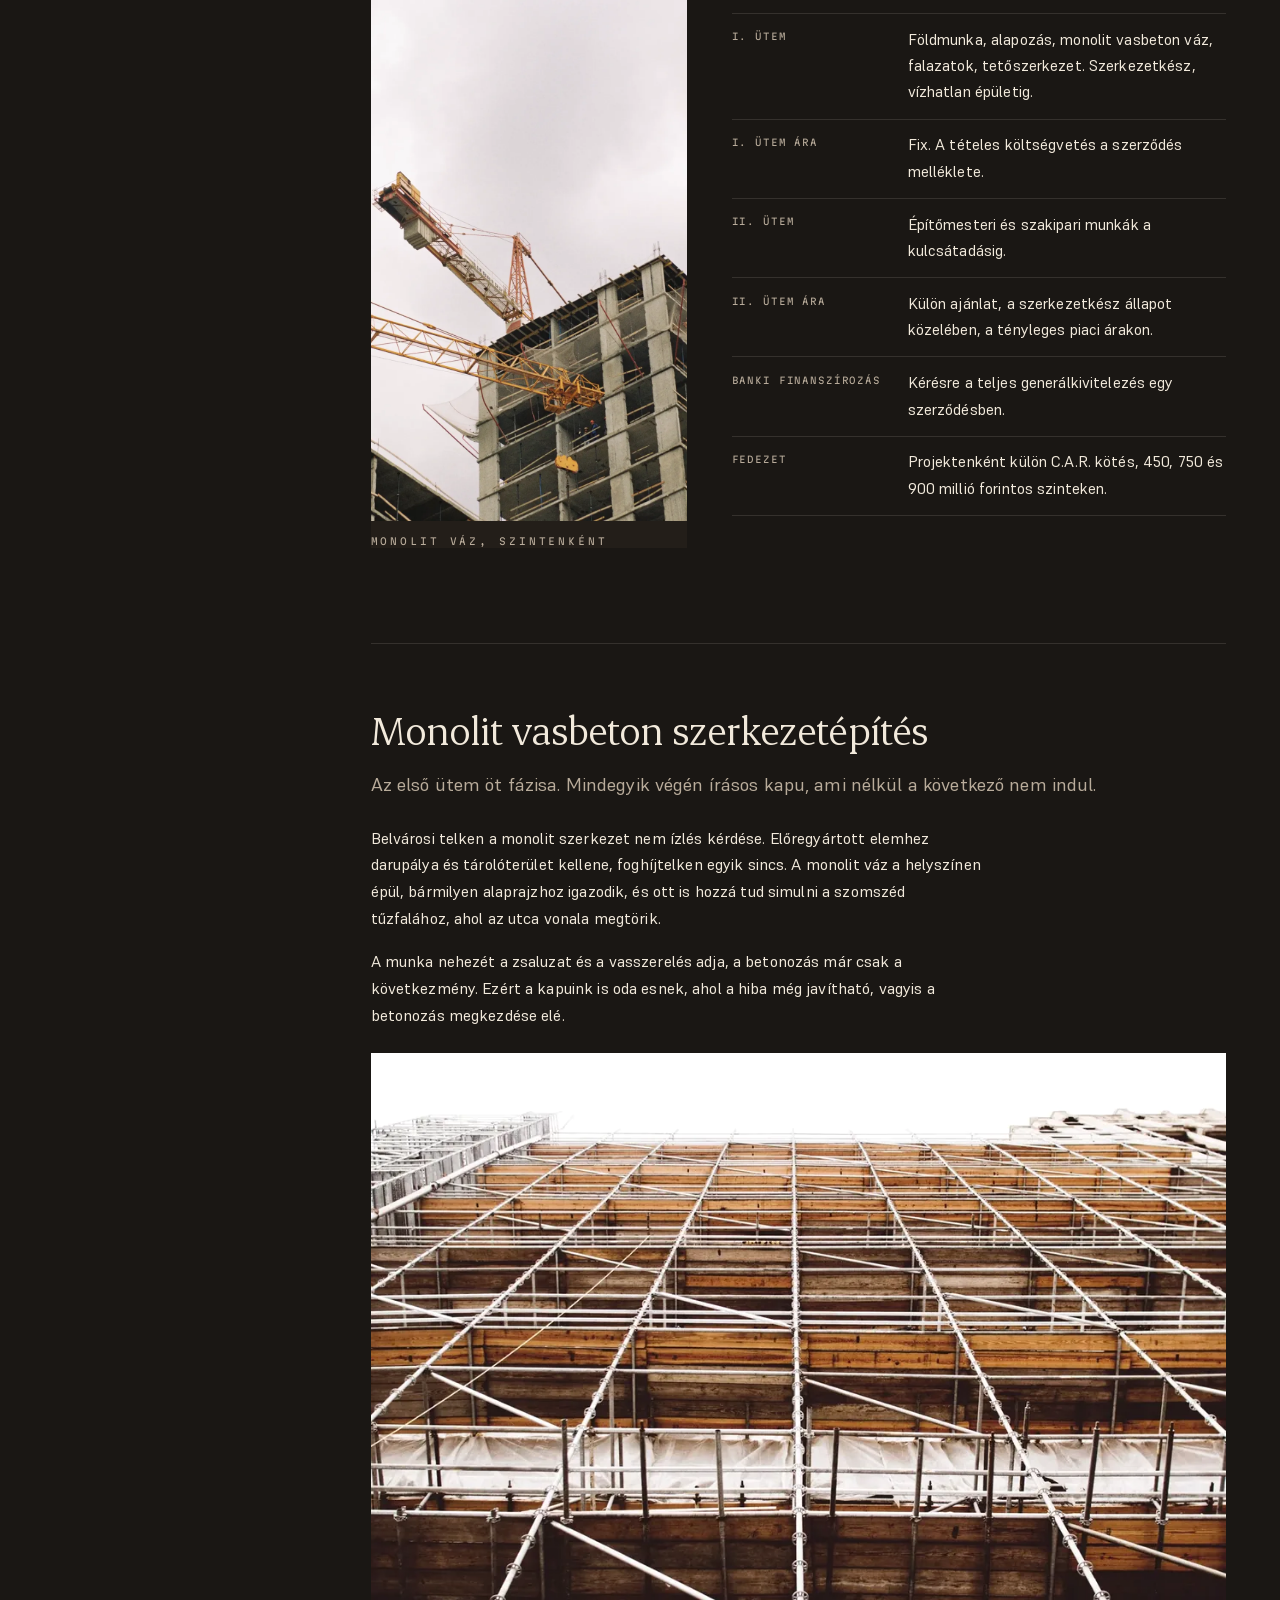
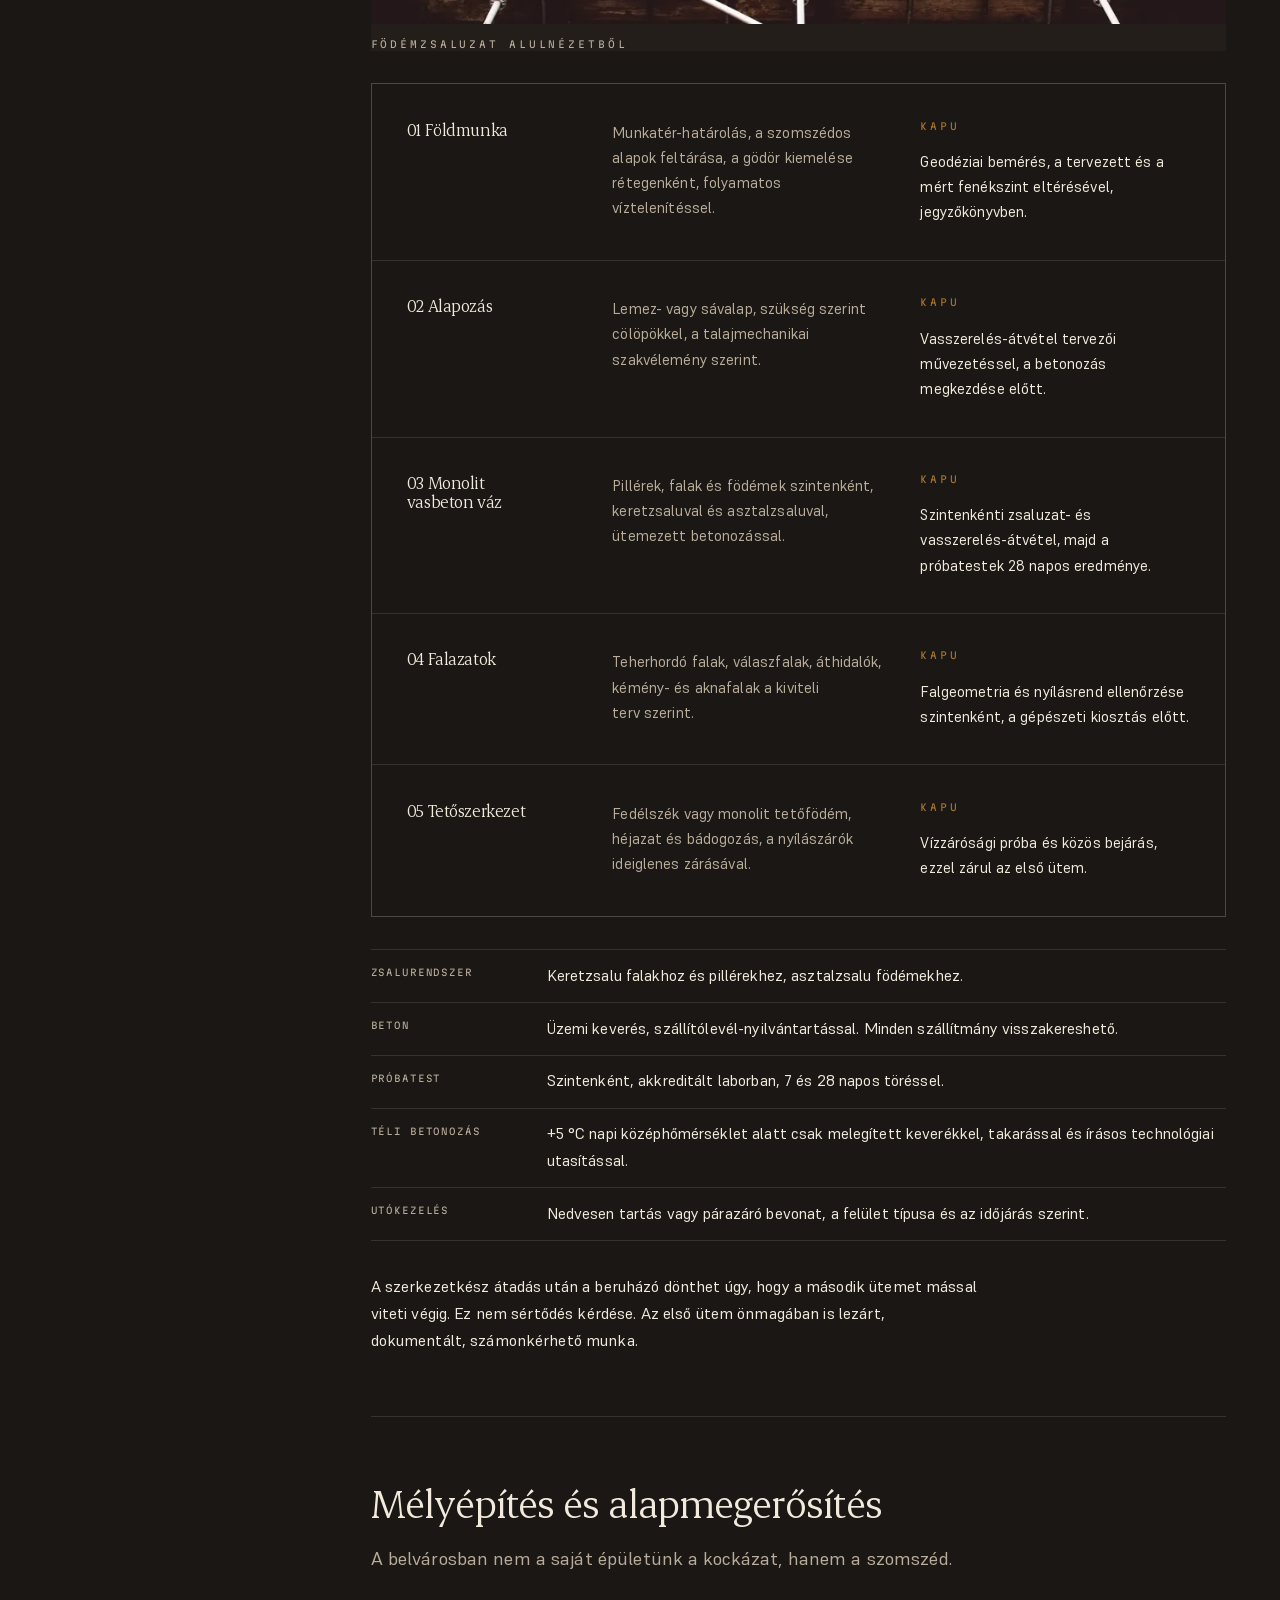
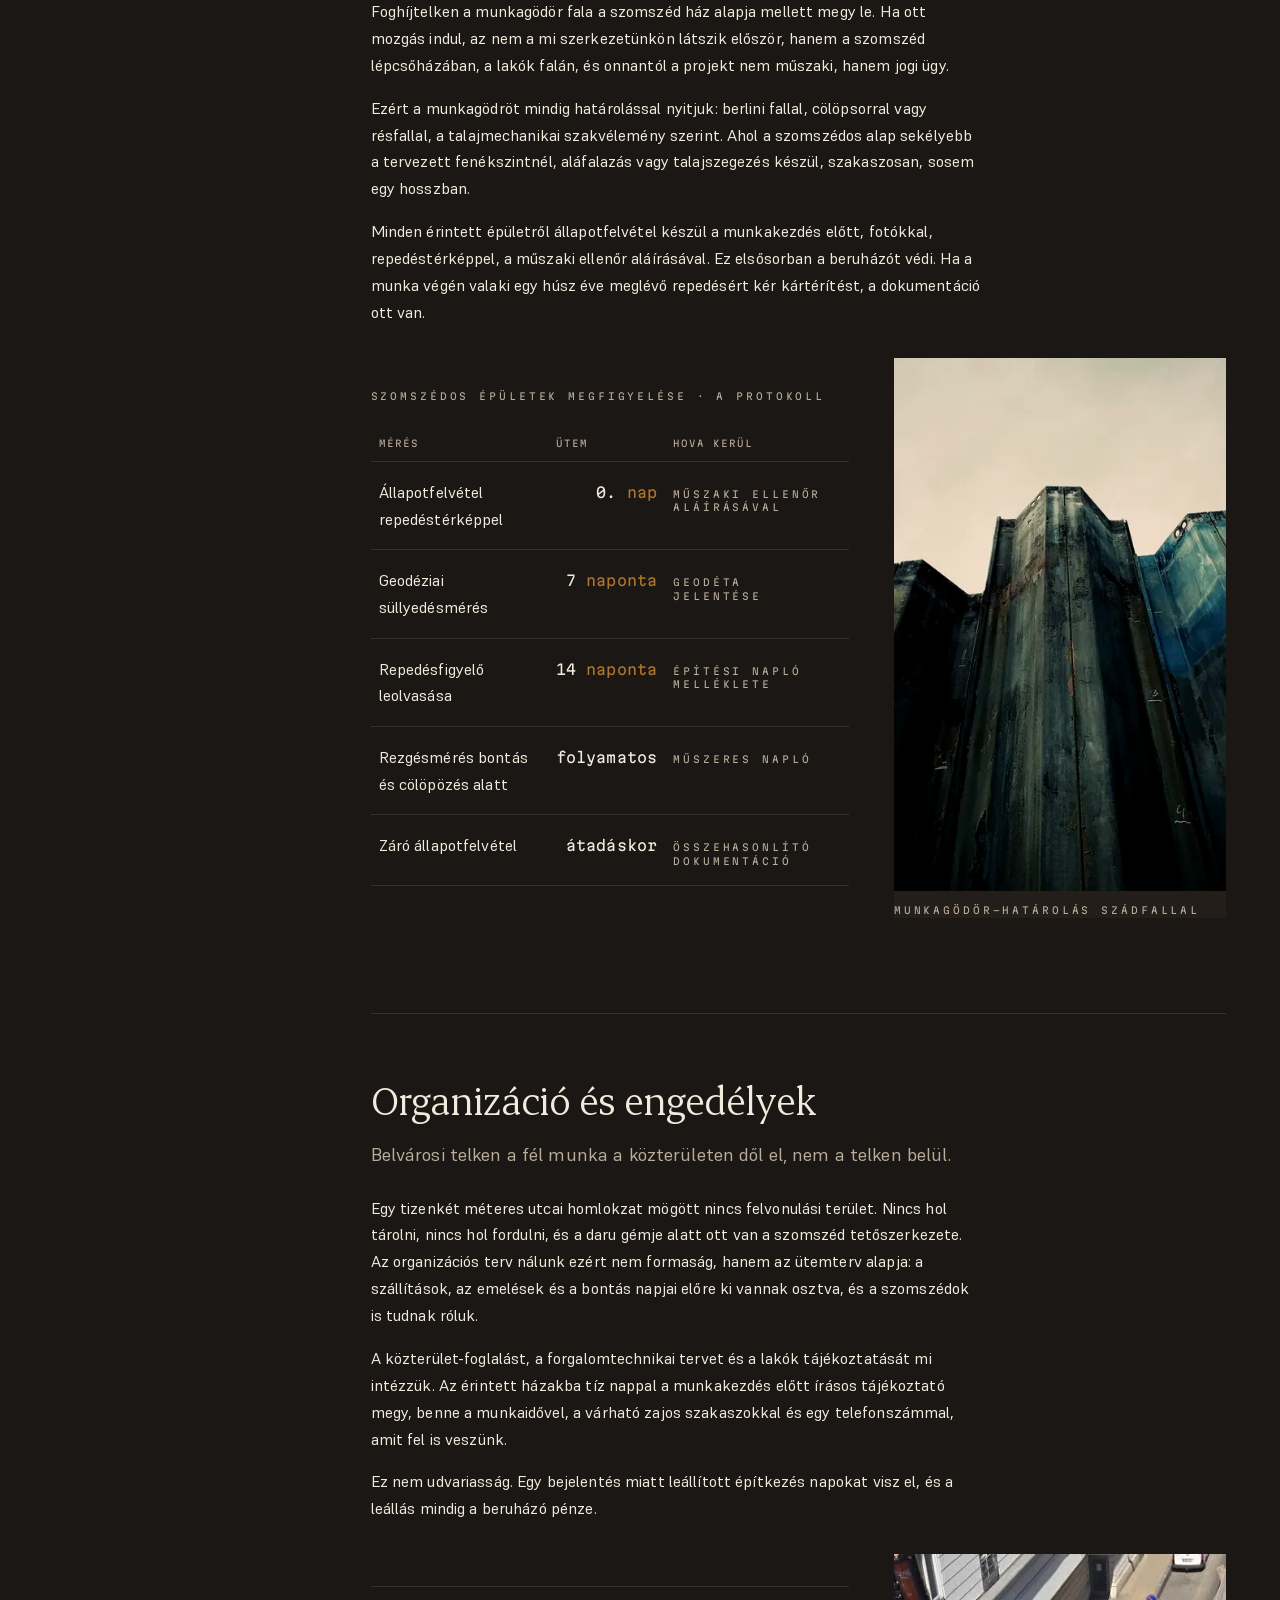
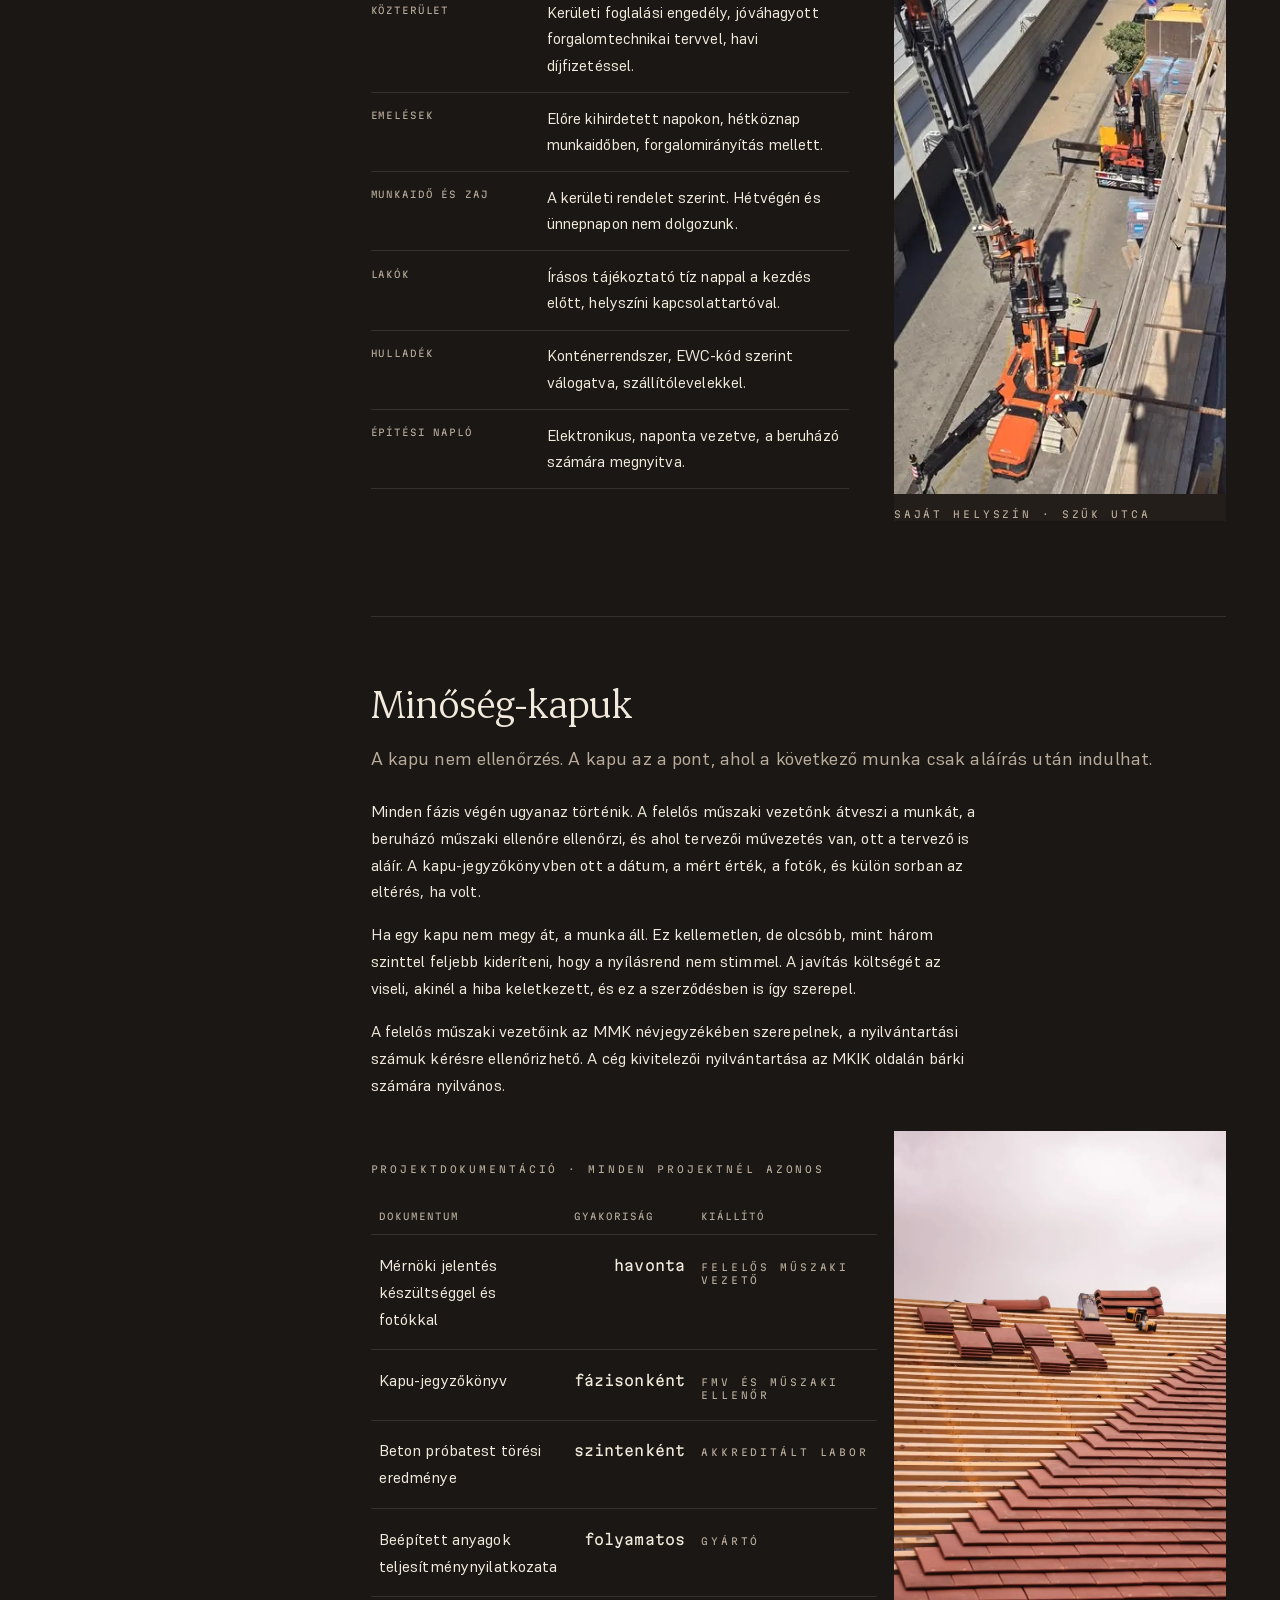
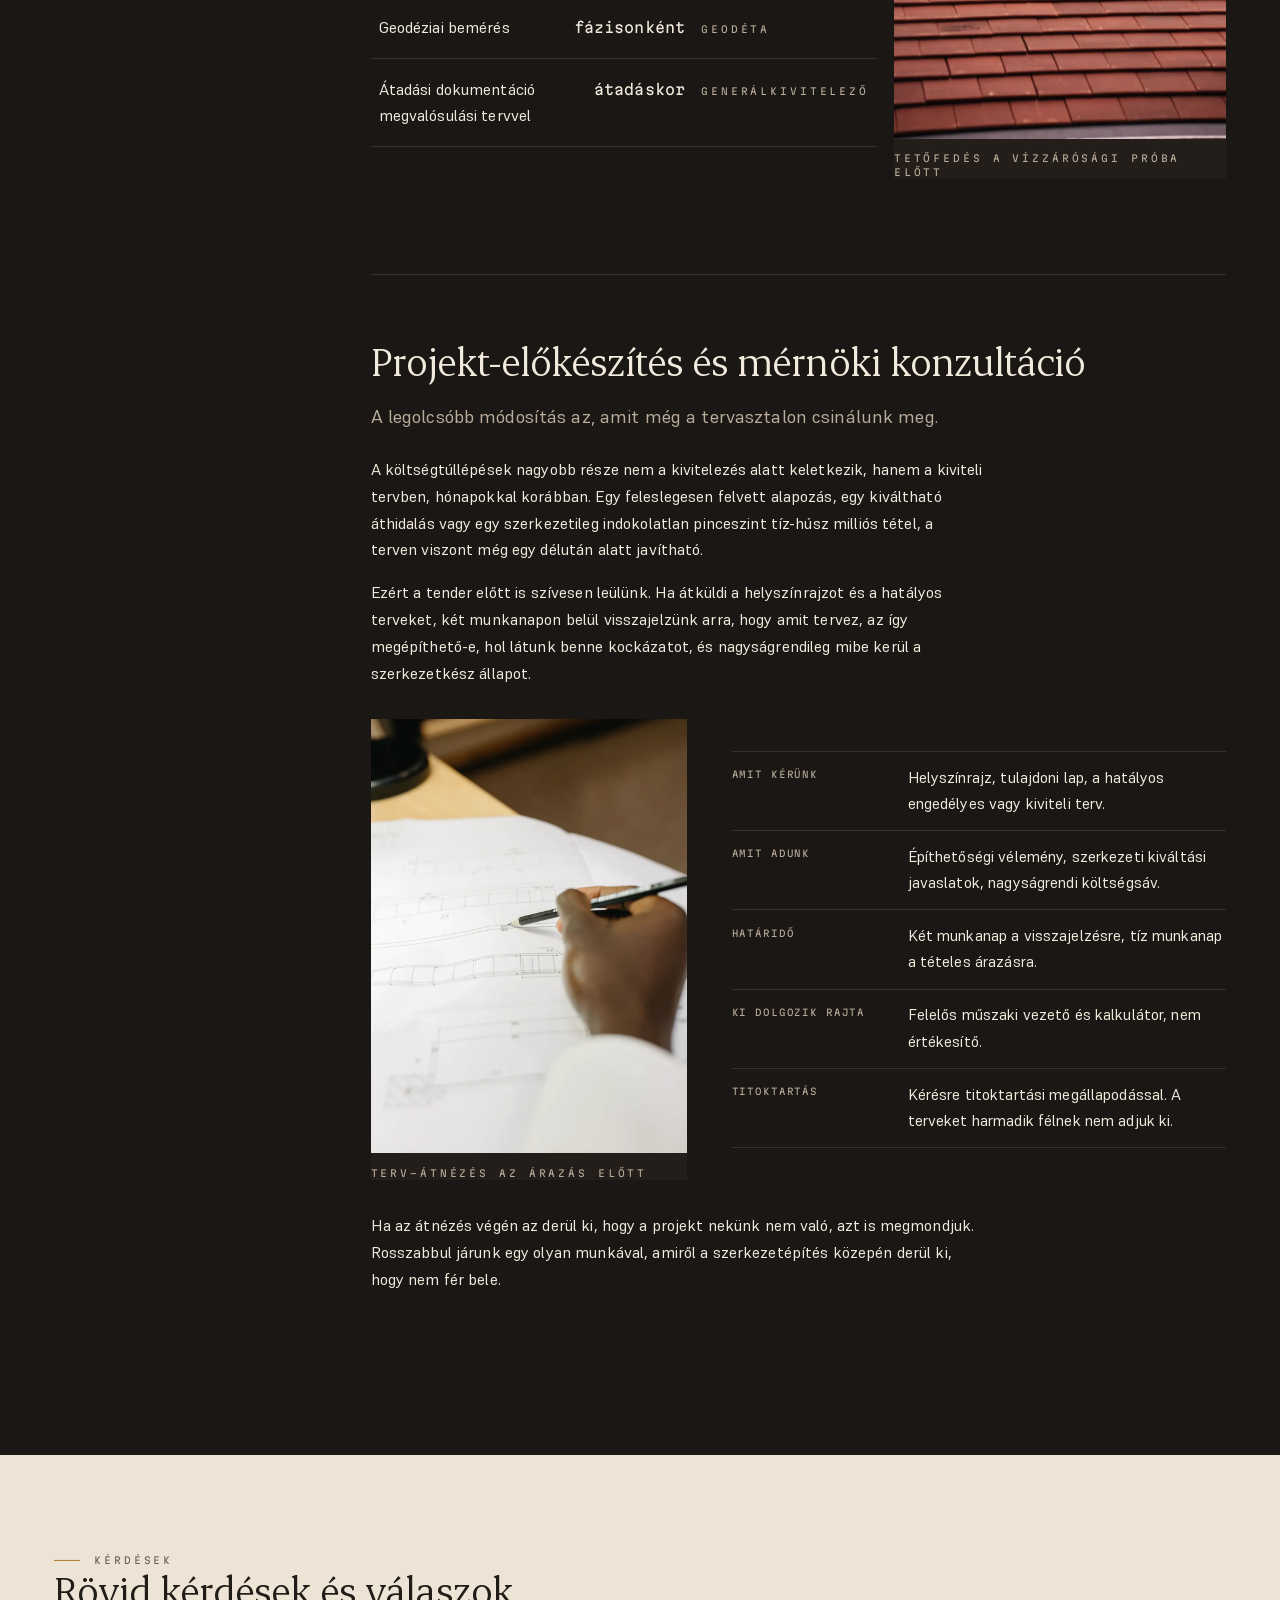
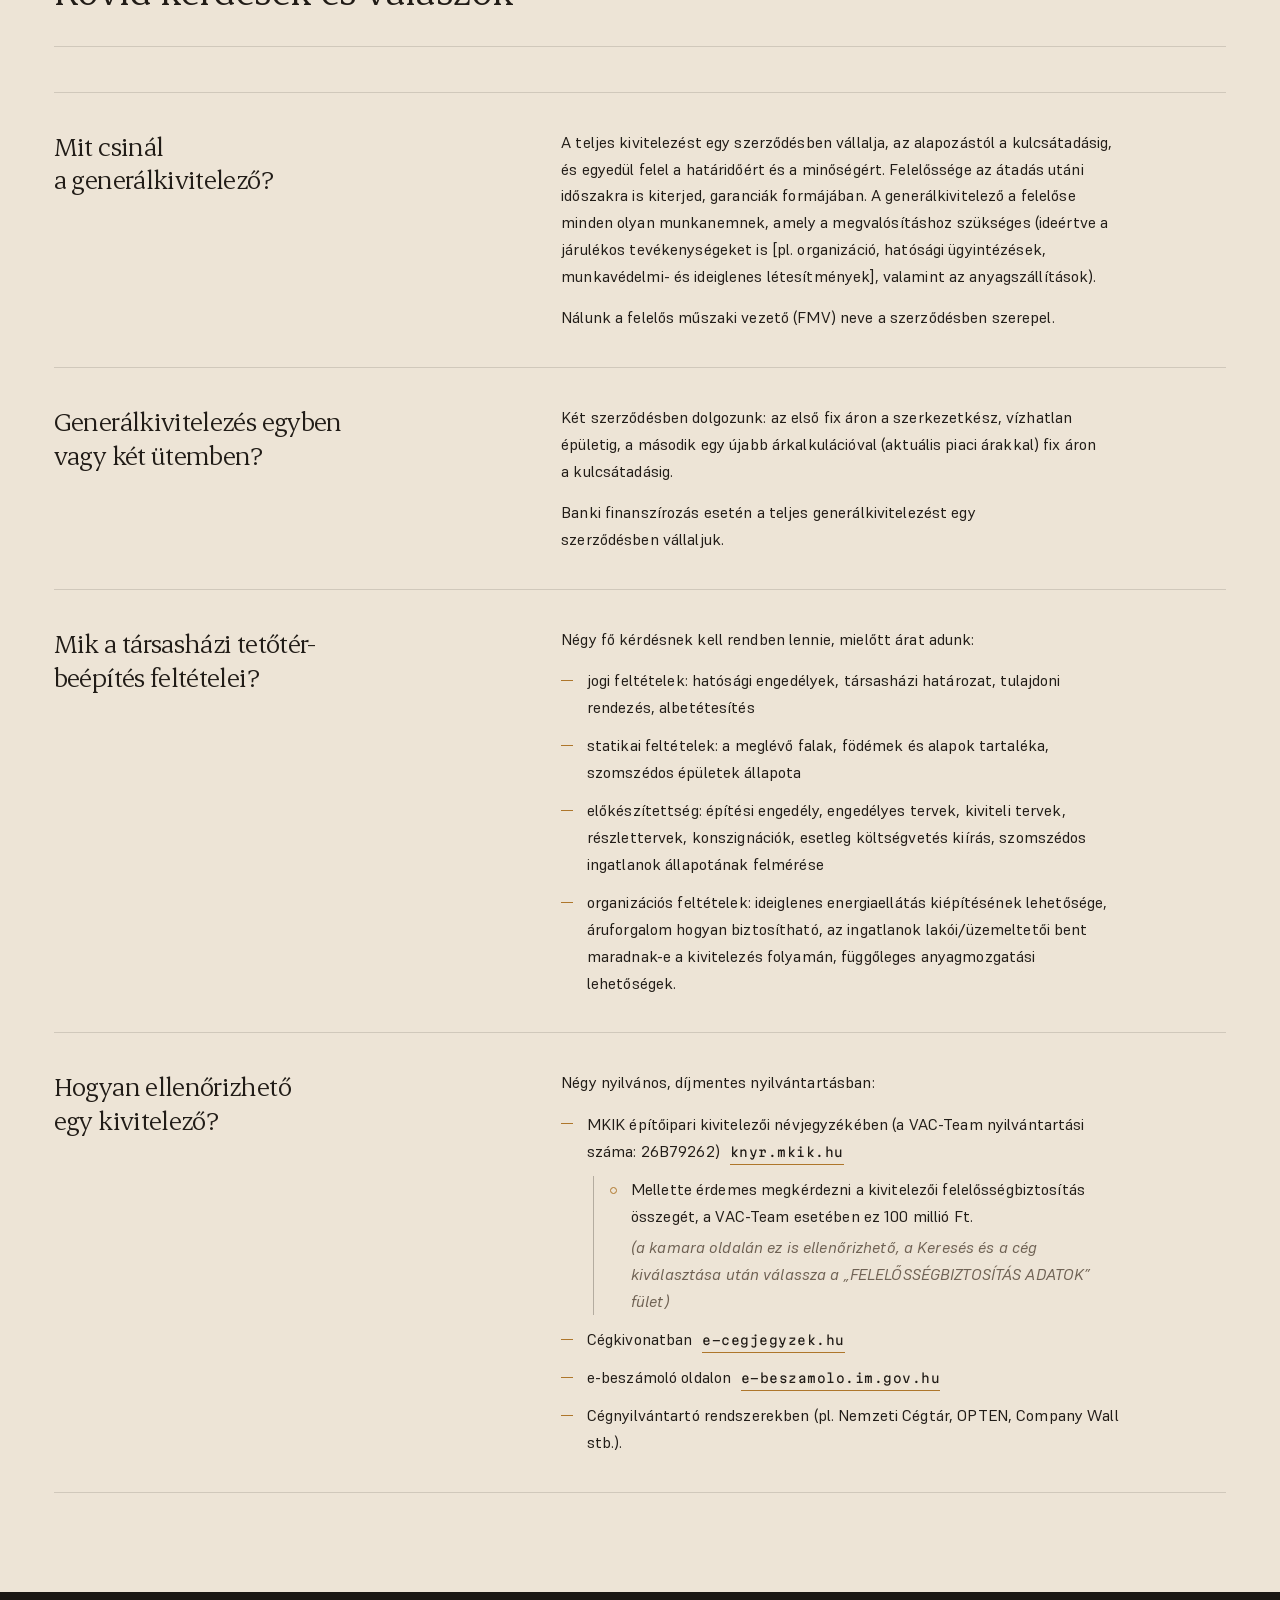
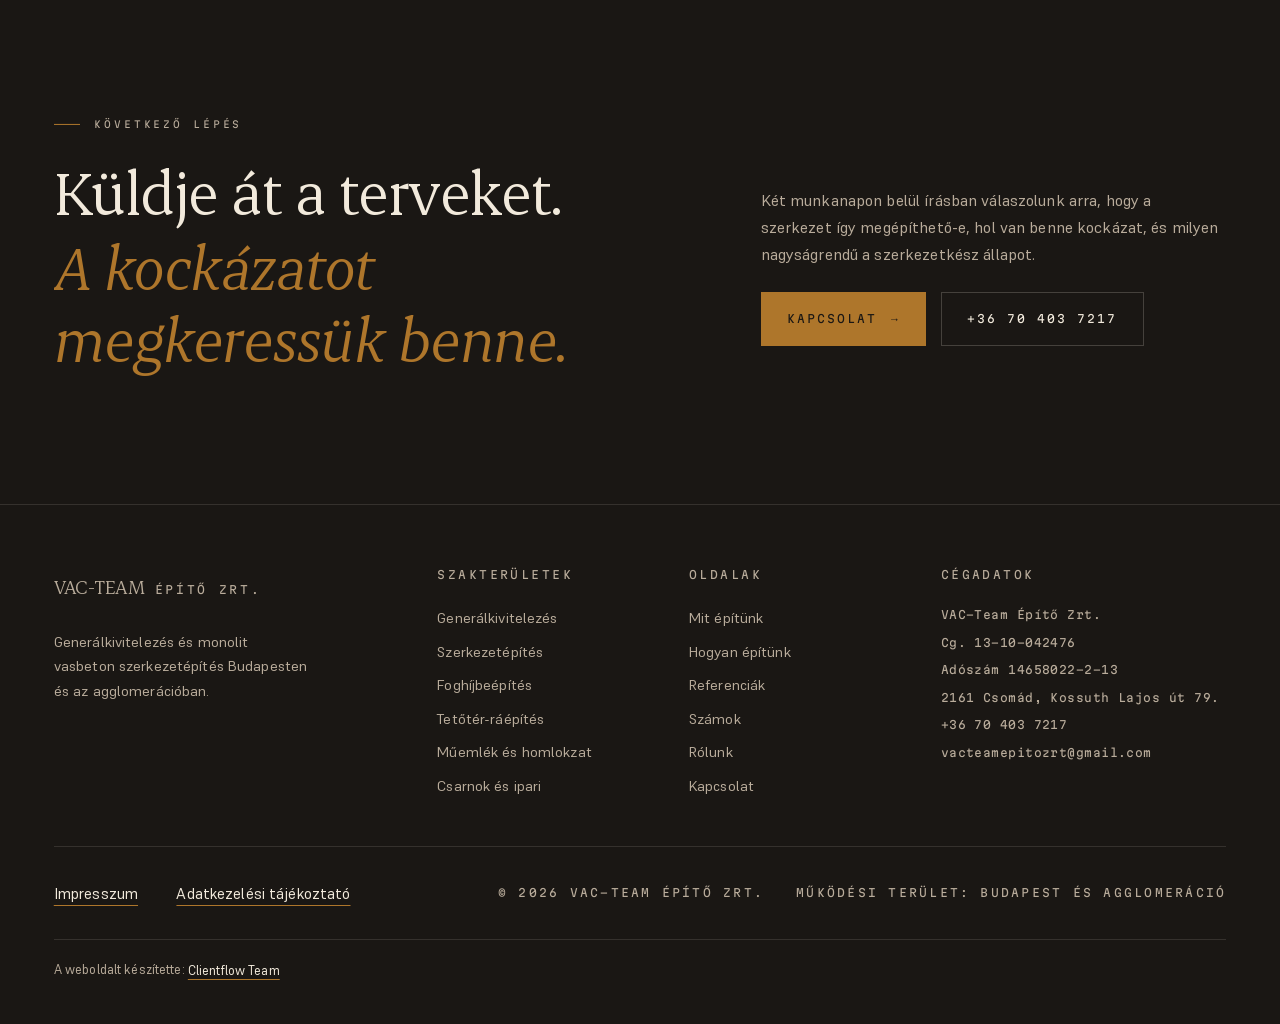
<file: hogyan-epitunk.html>
<!DOCTYPE html>
<html lang="hu">
<head>
<meta charset="UTF-8">
<meta name="viewport" content="width=device-width, initial-scale=1.0">
<script>document.documentElement.className += ' js';</script>
<title>Generálkivitelezés, monolit vasbeton szerkezet · VAC-Team</title>
<meta name="description" content="Generálkivitelezés két ütemben és monolit vasbeton szerkezetépítés Budapesten: mélyépítés, belvárosi organizáció és írásos minőség-kapuk.">
<link rel="canonical" href="https://vacteam.hu/hogyan-epitunk">
<link rel="alternate" hreflang="hu" href="https://vacteam.hu/hogyan-epitunk">
<link rel="alternate" hreflang="x-default" href="https://vacteam.hu/hogyan-epitunk">
<meta property="og:type" content="website">
<meta property="og:site_name" content="VAC-Team Építő Zrt.">
<meta property="og:locale" content="hu_HU">
<meta property="og:title" content="Generálkivitelezés, monolit vasbeton szerkezet · VAC-Team Építő Zrt.">
<meta property="og:description" content="Két ütem, öt szerkezetépítési fázis, írásos kapuk. A munkamenet, ahogy a beruházó látja.">
<meta property="og:url" content="https://vacteam.hu/hogyan-epitunk">
<meta property="og:image" content="https://vacteam.hu/media/og/og-hogyan-epitunk.jpg">
<meta property="og:image:width" content="1200">
<meta property="og:image:height" content="630">
<meta property="og:image:alt" content="Monolit vasbeton födém zsaluzata és vasszerelése építés közben">
<meta name="twitter:card" content="summary_large_image">
<meta name="twitter:title" content="Generálkivitelezés, monolit vasbeton szerkezet · VAC-Team Építő Zrt.">
<meta name="twitter:description" content="Két ütem, öt szerkezetépítési fázis, írásos kapuk. A munkamenet, ahogy a beruházó látja.">
<meta name="twitter:image" content="https://vacteam.hu/media/og/og-hogyan-epitunk.jpg">
<meta name="theme-color" content="#1A1714">
<link rel="icon" href="favicon.ico" sizes="32x32">
<link rel="icon" type="image/svg+xml" href="media/favicon.svg">
<link rel="apple-touch-icon" href="media/apple-touch-icon.png">
<link rel="manifest" href="site.webmanifest">
<link rel="stylesheet" href="css/style.css?v=20261104a">
<style>
body.p-hogyan .phero__t{line-height:1.14}

body.p-hogyan .open{display:grid;grid-template-columns:minmax(0,1.22fr) minmax(0,.78fr);
  gap:clamp(1.8rem,5vw,5rem);align-items:stretch;margin-top:clamp(1.6rem,4vh,2.8rem)}
body.p-hogyan .open__lead{font-size:var(--t-1)}
body.p-hogyan .open p + p{margin-top:var(--sp-2)}
body.p-hogyan .duo{display:grid;grid-template-columns:minmax(0,.78fr) minmax(0,1.22fr);
  gap:clamp(1.4rem,3.5vw,3rem);align-items:stretch;margin-block:var(--sp-4)}
body.p-hogyan .duo--dat{grid-template-columns:minmax(0,1.18fr) minmax(0,.82fr)}
body.p-hogyan .open .shot,body.p-hogyan .duo .shot{margin-block:0;display:flex;
  flex-direction:column;height:100%;min-height:0}
body.p-hogyan .open .shot img,body.p-hogyan .duo .shot img{flex:1 1 0;min-height:16rem;
  width:100%;height:100%;object-fit:cover}
body.p-hogyan .duo .spec,body.p-hogyan .duo .dat{margin-block:0}
body.p-hogyan .chapx__nav i{font-style:normal;flex:0 0 1.5rem}
body.p-hogyan .chapx__nav .lab{margin-bottom:.35rem}
body.p-hogyan .chap p + p{margin-top:var(--sp-2)}
body.p-hogyan .chap .chap__lead + p{margin-top:0}
body.p-hogyan .chap .spec,body.p-hogyan .chap .dat,body.p-hogyan .chap .stack{margin-block:var(--sp-4)}

body.p-hogyan .chap .stack{grid-template-columns:minmax(0,1fr)}
body.p-hogyan .stack__i{display:grid;grid-template-columns:minmax(0,.62fr) minmax(0,1fr) minmax(0,1fr);
  gap:.8rem clamp(1.2rem,3vw,2.6rem);align-items:start}
body.p-hogyan .stack__i h3{font-size:var(--t-1)}
body.p-hogyan .stack__i p:not(.lab){font-size:.94rem;color:var(--ink-2)}
body.p-hogyan .gate p:not(.lab){color:var(--ink)}
body.p-hogyan .gate .lab{margin-bottom:.5rem}
@media(max-width:900px){body.p-hogyan .open{grid-template-columns:1fr}}
@media(max-width:820px){body.p-hogyan .duo{grid-template-columns:1fr}
  body.p-hogyan .stack__i{grid-template-columns:1fr}}
</style>
<script type="application/ld+json">
{
 "@context": "https://schema.org",
 "@graph": [
  {
   "@type": "GeneralContractor",
   "@id": "https://vacteam.hu/#ceg",
   "name": "VAC-Team Építő Zrt.",
   "legalName": "VAC-Team Építő Zártkörűen Működő Részvénytársaság",
   "url": "https://vacteam.hu/",
   "logo": {
    "@type": "ImageObject",
    "@id": "https://vacteam.hu/#logo",
    "url": "https://vacteam.hu/media/logo-512.png",
    "width": 512,
    "height": 512
   },
   "image": "https://vacteam.hu/media/og-kep.jpg",
   "telephone": "+36 70 403 7217",
   "email": "vacteamepitozrt@gmail.com",
   "vatID": "14658022-2-13",
   "taxID": "14658022-2-13",
   "identifier": [
    {
     "@type": "PropertyValue",
     "propertyID": "Cégjegyzékszám",
     "value": "13-10-042476"
    },
    {
     "@type": "PropertyValue",
     "propertyID": "MKIK építőipari kivitelezői névjegyzék, nyilvántartási szám",
     "value": "26B79262"
    }
   ],
   "foundingDate": "2009",
   "address": {
    "@type": "PostalAddress",
    "streetAddress": "Kossuth Lajos út 79.",
    "addressLocality": "Csomád",
    "postalCode": "2161",
    "addressRegion": "Pest vármegye",
    "addressCountry": "HU"
   },
   "areaServed": [
    {
     "@type": "City",
     "name": "Budapest"
    },
    {
     "@type": "AdministrativeArea",
     "name": "Pest megye"
    }
   ],
   "employee": {
    "@type": "Person",
    "name": "Antal-Köz Csaba",
    "jobTitle": "vezérigazgató"
   },
   "knowsAbout": [
    "generálkivitelezés",
    "társasház kivitelezés",
    "monolit vasbeton szerkezetépítés",
    "foghíjbeépítés",
    "tetőtér-beépítés",
    "emeletráépítés",
    "homlokzat-felújítás",
    "műemlék homlokzat-felújítás",
    "csarnoképítés",
    "építőipari projektmenedzsment"
   ],
   "hasOfferCatalog": {
    "@type": "OfferCatalog",
    "name": "Kivitelezési szakterületek",
    "itemListElement": [
     {
      "@type": "Offer",
      "itemOffered": {
       "@type": "Service",
       "name": "Generálkivitelezés",
       "url": "https://vacteam.hu/hogyan-epitunk#general"
      }
     },
     {
      "@type": "Offer",
      "itemOffered": {
       "@type": "Service",
       "name": "Monolit vasbeton szerkezetépítés",
       "url": "https://vacteam.hu/hogyan-epitunk#szerkezet"
      }
     },
     {
      "@type": "Offer",
      "itemOffered": {
       "@type": "Service",
       "name": "Foghíjbeépítés",
       "url": "https://vacteam.hu/foghij"
      }
     },
     {
      "@type": "Offer",
      "itemOffered": {
       "@type": "Service",
       "name": "Tetőtér-beépítés és emeletráépítés",
       "url": "https://vacteam.hu/foghij#tetoter"
      }
     },
     {
      "@type": "Offer",
      "itemOffered": {
       "@type": "Service",
       "name": "Műemlék homlokzat-felújítás",
       "url": "https://vacteam.hu/muemlek"
      }
     },
     {
      "@type": "Offer",
      "itemOffered": {
       "@type": "Service",
       "name": "Csarnok és iparterület",
       "url": "https://vacteam.hu/mit-epitunk#csarnok"
      }
     }
    ]
   }
  },
  {
   "@type": "WebSite",
   "@id": "https://vacteam.hu/#web",
   "url": "https://vacteam.hu/",
   "name": "VAC-Team Építő Zrt.",
   "alternateName": "VAC-Team",
   "inLanguage": "hu",
   "publisher": {
    "@type": "GeneralContractor",
    "@id": "https://vacteam.hu/#ceg",
    "name": "VAC-Team Építő Zrt."
   }
  },
  {
   "@type": "BreadcrumbList",
   "@id": "https://vacteam.hu/hogyan-epitunk#morzsa",
   "itemListElement": [
    {
     "@type": "ListItem",
     "position": 1,
     "name": "Főoldal",
     "item": "https://vacteam.hu/"
    },
    {
     "@type": "ListItem",
     "position": 2,
     "name": "Hogyan építünk",
     "item": "https://vacteam.hu/hogyan-epitunk"
    }
   ]
  },
  {
   "@type": "WebPage",
   "@id": "https://vacteam.hu/hogyan-epitunk#oldal",
   "url": "https://vacteam.hu/hogyan-epitunk",
   "name": "Generálkivitelezés, monolit vasbeton szerkezet · VAC-Team",
   "description": "Generálkivitelezés két ütemben és monolit vasbeton szerkezetépítés Budapesten: mélyépítés, belvárosi organizáció és írásos minőség-kapuk.",
   "inLanguage": "hu",
   "isPartOf": {
    "@id": "https://vacteam.hu/#web"
   },
   "about": {
    "@type": "GeneralContractor",
    "@id": "https://vacteam.hu/#ceg",
    "name": "VAC-Team Építő Zrt."
   },
   "dateModified": "2026-11-04",
   "breadcrumb": {
    "@id": "https://vacteam.hu/hogyan-epitunk#morzsa"
   },
   "primaryImageOfPage": {
    "@type": "ImageObject",
    "url": "https://vacteam.hu/media/og/og-hogyan-epitunk.jpg",
    "width": 1200,
    "height": 630
   }
  },
  {
   "@type": "Service",
   "@id": "https://vacteam.hu/hogyan-epitunk#szolgaltatas",
   "name": "Generálkivitelezés és monolit vasbeton szerkezetépítés",
   "url": "https://vacteam.hu/hogyan-epitunk",
   "provider": {
    "@type": "GeneralContractor",
    "@id": "https://vacteam.hu/#ceg",
    "name": "VAC-Team Építő Zrt."
   },
   "areaServed": [
    {
     "@type": "City",
     "name": "Budapest"
    },
    {
     "@type": "AdministrativeArea",
     "name": "Pest megye"
    }
   ],
   "description": "Generálkivitelezés két ütemben: fix áron a szerkezetkész, vízhatlan épületig, majd a kulcsátadásig; monolit vasbeton szerkezetépítés és mélyépítés.",
   "serviceType": "Generálkivitelezés és monolit vasbeton szerkezetépítés"
  },
  {
   "@type": "FAQPage",
   "@id": "https://vacteam.hu/hogyan-epitunk#kerdesek",
   "url": "https://vacteam.hu/hogyan-epitunk#kerdesek",
   "name": "Rövid kérdések és válaszok",
   "inLanguage": "hu",
   "isPartOf": {
    "@id": "https://vacteam.hu/hogyan-epitunk#oldal"
   },
   "mainEntity": [
    {
     "@type": "Question",
     "name": "Mit csinál a generálkivitelező?",
     "acceptedAnswer": {
      "@type": "Answer",
      "text": "<p>A teljes kivitelezést egy szerződésben vállalja, az alapozástól a kulcsátadásig, és egyedül felel a határidőért és a minőségért. Felelőssége az átadás utáni időszakra is kiterjed, garanciák formájában. A generálkivitelező a felelőse minden olyan munkanemnek, amely a megvalósításhoz szükséges (ideértve a járulékos tevékenységeket is [pl. organizáció, hatósági ügyintézések, munkavédelmi- és ideiglenes létesítmények], valamint az anyagszállítások).</p><p>Nálunk a felelős műszaki vezető (FMV) neve a szerződésben szerepel.</p>"
     }
    },
    {
     "@type": "Question",
     "name": "Generálkivitelezés egyben vagy két ütemben?",
     "acceptedAnswer": {
      "@type": "Answer",
      "text": "<p>Két szerződésben dolgozunk: az első fix áron a szerkezetkész, vízhatlan épületig, a második egy újabb árkalkulációval (aktuális piaci árakkal) fix áron a kulcsátadásig.</p><p>Banki finanszírozás esetén a teljes generálkivitelezést egy szerződésben vállaljuk.</p>"
     }
    },
    {
     "@type": "Question",
     "name": "Mik a társasházi tetőtér-beépítés feltételei?",
     "acceptedAnswer": {
      "@type": "Answer",
      "text": "<p>Négy fő kérdésnek kell rendben lennie, mielőtt árat adunk:</p><ul><li>jogi feltételek: hatósági engedélyek, társasházi határozat, tulajdoni rendezés, albetétesítés</li><li>statikai feltételek: a meglévő falak, födémek és alapok tartaléka, szomszédos épületek állapota</li><li>előkészítettség: építési engedély, engedélyes tervek, kiviteli tervek, részlettervek, konszignációk, esetleg költségvetés kiírás, szomszédos ingatlanok állapotának felmérése</li><li>organizációs feltételek: ideiglenes energiaellátás kiépítésének lehetősége, áruforgalom hogyan biztosítható, az ingatlanok lakói/üzemeltetői bent maradnak-e a kivitelezés folyamán, függőleges anyagmozgatási lehetőségek.</li></ul>"
     }
    },
    {
     "@type": "Question",
     "name": "Hogyan ellenőrizhető egy kivitelező?",
     "acceptedAnswer": {
      "@type": "Answer",
      "text": "<p>Négy nyilvános, díjmentes nyilvántartásban:</p><ul><li>MKIK építőipari kivitelezői névjegyzékében (a VAC-Team nyilvántartási száma: 26B79262) <a href=\"https://knyr.mkik.hu/Kivreg/Nyilvantarto/Kereses\" target=\"_blank\" rel=\"noopener\">knyr.mkik.hu</a><ul><li>Mellette érdemes megkérdezni a kivitelezői felelősségbiztosítás összegét, a VAC-Team esetében ez 100 millió Ft. (a kamara oldalán ez is ellenőrizhető, a Keresés és a cég kiválasztása után válassza a „FELELŐSSÉGBIZTOSÍTÁS ADATOK” fület)</li></ul></li><li>Cégkivonatban <a href=\"https://www.e-cegjegyzek.hu/?cegkereses\" target=\"_blank\" rel=\"noopener\">e-cegjegyzek.hu</a></li><li>e-beszámoló oldalon <a href=\"https://e-beszamolo.im.gov.hu/oldal/kezdolap\" target=\"_blank\" rel=\"noopener\">e-beszamolo.im.gov.hu</a></li><li>Cégnyilvántartó rendszerekben (pl. Nemzeti Cégtár, OPTEN, Company Wall stb.).</li></ul>"
     }
    }
   ]
  }
 ]
}
</script>
</head>
<body class="p-hogyan">

<!-- CHROME:NAV:start -->
<a class="skip" href="#tartalom">Ugrás a tartalomra</a>
<nav class="nav">
  <div class="nav__in">
    <a href="./" class="brand"><b>VAC-TEAM</b><span>Építő Zrt.</span></a>
    <div class="nav__links">
      <a href="mit-epitunk" class="nav__a">Mit építünk</a>
      <a href="hogyan-epitunk" aria-current="page" class="nav__a">Hogyan építünk</a>
      <a href="referenciak" class="nav__a">Referenciák</a>
      <a href="szamok" class="nav__a">Számok</a>
      <a href="rolunk" class="nav__a">Rólunk</a>
      <a href="kapcsolat" class="nav__tel">Kapcsolat<b> &middot; +36 70 403 7217</b></a>
    </div>
    <button class="burger" type="button" aria-expanded="false" aria-label="Menü"><i></i><i></i></button>
  </div>
</nav>
<div class="mob">
  <p class="lab">Oldalak</p>
  <a href="./">Főoldal</a>
  <a href="mit-epitunk">Mit építünk</a>
  <a href="foghij" class="mob__sub">Foghíjbeépítés</a>
  <a href="muemlek" class="mob__sub">Műemlék és homlokzat</a>
  <a href="hogyan-epitunk" aria-current="page">Hogyan építünk</a>
  <a href="referenciak">Referenciák</a>
  <a href="szamok">Számok</a>
  <a href="rolunk">Rólunk</a>
  <a href="kapcsolat">Kapcsolat</a>
  <p class="lab">Elérhetőség</p>
  <a href="tel:+36704037217">+36 70 403 7217</a>
</div>
<!-- CHROME:NAV:end -->

<header class="phero phero--cover wrap" id="tartalom">
  <nav class="lab phero__crumb" aria-label="Morzsamenü">
    <a href="./">Főoldal</a><i>/</i><span>Hogyan építünk</span>
  </nav>
  <h1 class="phero__t mask">
    <span class="ln"><span>Hogyan</span></span>
    <span class="ln"><span><em>építünk</em></span></span>
  </h1>
  <p class="phero__x" data-in>Hat fejezet a munkamenetről. Mit vállalunk egy szerződésben, hogyan épül fel a
    szerkezet, mi történik közben a szomszéd házzal, és ki írja alá, hogy egy fázis készen van.</p>
  <div class="phero__rule"></div>
</header>

<section class="sect wrap">
  <p class="lab lab-rule" data-in>A rendszer</p>

  <div class="open">
    <div>
      <p class="open__lead" data-in>Ez az oldal nem szolgáltatásokat sorol fel. Azt írja le, mi történik attól a
        naptól, hogy megkapjuk a kiviteli tervet, addig a napig, amíg a kulcsot átadjuk.</p>
      <p data-in data-d="1">A munkát fázisokra bontjuk. Minden fázis végén egy kapu áll, és a következő fázis
        csak akkor indul, ha a kapun a felelős műszaki vezetőnk és a beruházó műszaki ellenőre együtt írt alá.
        Így a készültség nem vélemény kérdése, hanem dátum, mért érték és aláírás.</p>
      <p data-in data-d="2">Ennek egyetlen célja van. A beruházó bármelyik hónapban meg tudja mondani, hol tart
        a pénze, anélkül hogy kimenne a helyszínre. A jelentésben benne van, és a jelentés mögött ott a
        jegyzőkönyv.</p>
    </div>
    <figure class="shot" data-in data-d="1">
      <img src="media/szolgaltatasok/hero-szerkezet.webp" srcset="media/szolgaltatasok/hero-szerkezet-t.webp 1000w, media/szolgaltatasok/hero-szerkezet.webp 1600w" sizes="(max-width:860px) 92vw, 46vw" width="1600" height="2400"
        alt="Munkások pillérvasalást kötnek egy monolit vasbeton épület legfelső szintjén, a kiálló betonacélok között"
        loading="lazy">
      <figcaption class="lab shot__cap">Pillérvasalás a következő szint előtt</figcaption>
    </figure>
  </div>

  <div class="hero__foot">
    <div class="hero__stat">
      <span class="lab">Visszajelzés kiviteli tervre</span>
      <span class="fig">2<span class="fig__unit">munkanap</span></span>
    </div>
    <div class="hero__stat">
      <span class="lab">Tételes árazás</span>
      <span class="fig">10<span class="fig__unit">munkanap</span></span>
    </div>
    <div class="hero__stat">
      <span class="lab">Kapu a szerkezetépítésben</span>
      <span class="fig">5<span class="fig__unit">fázis</span></span>
    </div>
  </div>
</section>

<section class="sect light">
  <div class="wrap">
    <div class="shd">
      <h2 class="shd__t" data-in>Egy projekt menetrendje</h2>
      <p class="shd__x" data-in data-d="1">Egy negyven lakásos belvárosi társasház jellemző ütemezése. A szakaszok
        hossza projektfüggő, a sorrend és az átadott dokumentumok nem.</p>
      <div class="shd__rule"></div>
    </div>

    <table class="dat" data-in>
      <caption class="lab">Szerződéstől kulcsátadásig · jellemző sávok, projektenként eltér</caption>
      <thead>
        <tr><th scope="col">Szakasz</th><th scope="col">Időtartam</th><th scope="col">Amit a beruházó kézhez kap</th></tr>
      </thead>
      <tbody>
        <tr><th scope="row">Előkészítés és árazás</th>
          <td class="num">2-4 <b>hét</b></td><td class="lab">tételes költségvetés, ütemterv</td></tr>
        <tr><th scope="row">Organizáció és engedélyek</th>
          <td class="num">4-8 <b>hét</b></td><td class="lab">organizációs terv, közterületi engedély</td></tr>
        <tr><th scope="row">I. ütem, szerkezetépítés</th>
          <td class="num">9-14 <b>hónap</b></td><td class="lab">kapu-jegyzőkönyvek, havi mérnöki jelentés</td></tr>
        <tr><th scope="row">II. ütem, építőmesteri és szakipari munkák</th>
          <td class="num">8-12 <b>hónap</b></td><td class="lab">készültségi jelentés, mintalakás</td></tr>
        <tr><th scope="row">Átadás és jótállás</th>
          <td class="num">4-6 <b>hét</b></td><td class="lab">megvalósulási terv, jótállási jegyzék</td></tr>
      </tbody>
    </table>

    <p class="s-num__foot" data-in data-d="1">A második ütem árát a szerkezetkész állapot közelében adjuk meg, a
      tényleges piaci árakon. Hogy miért, azt a <a href="#general">Generálkivitelezés</a> fejezet mondja el.</p>
  </div>
</section>

<section class="sect wrap">
  <div class="chapx">
    <nav class="chapx__nav" aria-label="Fejezetek">
      <p class="lab lab--ok">Fejezetek</p>
      <a href="#general"><i>01</i><span>Generálkivitelezés</span></a>
      <a href="#szerkezet"><i>02</i><span>Monolit szerkezet</span></a>
      <a href="#melyepites"><i>03</i><span>Mélyépítés</span></a>
      <a href="#organizacio"><i>04</i><span>Organizáció</span></a>
      <a href="#minoseg"><i>05</i><span>Minőség-kapuk</span></a>
      <a href="#elokeszites"><i>06</i><span>Előkészítés</span></a>
    </nav>

    <div>

      <section class="chap" id="general">
        <h2 data-in>Generálkivitelezés</h2>
        <p class="chap__lead" data-in data-d="1">Egy szerződés, egy felelős műszaki vezető, egy határidő. A
          beruházónak egy telefonszáma van, nem tizenkettő.</p>
        <p data-in data-d="2">Generálkivitelezőként a teljes építési folyamatot mi visszük. A szakágakat mi
          szerződtetjük, mi ütemezzük, és a hibáikért is mi felelünk. A beruházó nem az alvállalkozói lánccal
          tárgyal, hanem velünk, és a jótállás is nálunk marad.</p>
        <p data-in data-d="2">A munkát két ütemre bontjuk, és ezt már az ajánlatban is kimondjuk. Az elsőben, a
          szerkezetkész és vízhatlan épületig, fix áron dolgozunk. A másodikra, a kulcsátadásig, akkor adunk
          ajánlatot, amikor a szerkezet már áll.</p>
        <p data-in data-d="2">Ennek egyetlen oka van. A szakipari munkák anyagköltségének nagy része euróban
          mozog. Aki egy két évvel későbbi gépészet, nyílászáró és burkolat árát ma fix forintban vállalja, az
          vagy ráterhel egy vastag tartalékot, amit a beruházó feleslegesen fizet ki, vagy elszámolja magát, és
          a munka felénél leáll. Egyiket sem tartjuk tisztességesnek.</p>
        <p data-in data-d="2">Ha a projektet bank finanszírozza, a hitelező jellemzően egy szerződést és egy
          teljes bekerülési összeget kér. Ilyenkor a teljes generálkivitelezés egy szerződésbe kerül, az
          árfolyamkockázatot pedig a szerződés árazási mechanizmusa kezeli, nyíltan, nem elhallgatva.</p>

        <div class="duo">
          <figure class="shot" data-in>
            <img src="media/szolgaltatasok/vasbeton-vaz.webp" srcset="media/szolgaltatasok/vasbeton-vaz-t.webp 1000w, media/szolgaltatasok/vasbeton-vaz.webp 1600w" sizes="(max-width:860px) 92vw, 46vw" width="1600" height="2352"
              alt="Épülő monolit vasbeton szerkezetváz toronydaruval, a pillérek kiálló betonacéljaival"
              loading="lazy">
            <figcaption class="lab shot__cap">Monolit váz, szintenként</figcaption>
          </figure>
          <dl class="spec" data-in data-d="1">
            <div><dt>I. ütem</dt><dd>Földmunka, alapozás, monolit vasbeton váz, falazatok, tetőszerkezet. Szerkezetkész, vízhatlan épületig.</dd></div>
            <div><dt>I. ütem ára</dt><dd>Fix. A tételes költségvetés a szerződés melléklete.</dd></div>
            <div><dt>II. ütem</dt><dd>Építőmesteri és szakipari munkák a kulcsátadásig.</dd></div>
            <div><dt>II. ütem ára</dt><dd>Külön ajánlat, a szerkezetkész állapot közelében, a tényleges piaci árakon.</dd></div>
            <div><dt>Banki finanszírozás</dt><dd>Kérésre a teljes generálkivitelezés egy szerződésben.</dd></div>
            <div><dt>Fedezet</dt><dd>Projektenként külön C.A.R. kötés, 450, 750 és 900 millió forintos szinteken.</dd></div>
          </dl>
        </div>
      </section>

      <section class="chap" id="szerkezet">
        <h2 data-in>Monolit vasbeton szerkezetépítés</h2>
        <p class="chap__lead" data-in data-d="1">Az első ütem öt fázisa. Mindegyik végén írásos kapu, ami nélkül
          a következő nem indul.</p>
        <p data-in data-d="2">Belvárosi telken a monolit szerkezet nem ízlés kérdése. Előregyártott elemhez
          darupálya és tárolóterület kellene, foghíjtelken egyik sincs. A monolit váz a helyszínen épül, bármilyen
          alaprajzhoz igazodik, és ott is hozzá tud simulni a szomszéd tűzfalához, ahol az utca vonala megtörik.</p>
        <p data-in data-d="2">A munka nehezét a zsaluzat és a vasszerelés adja, a betonozás már csak a
          következmény. Ezért a kapuink is oda esnek, ahol a hiba még javítható, vagyis a betonozás megkezdése
          elé.</p>

        <figure class="shot" data-in>
          <img src="media/szolgaltatasok/zsalu.webp" srcset="media/szolgaltatasok/zsalu-t.webp 1000w, media/szolgaltatasok/zsalu.webp 1600w" sizes="(max-width:860px) 92vw, 46vw" width="1600" height="1068"
            alt="Födémzsaluzat alulnézetből, a támaszrendszer függőleges elemeivel egy épülő szinten"
            loading="lazy">
          <figcaption class="lab shot__cap">Födémzsaluzat alulnézetből</figcaption>
        </figure>

        <div class="stack" data-in>
          <div class="stack__i">
            <h3>01 Földmunka</h3>
            <p>Munkatér-határolás, a szomszédos alapok feltárása, a gödör kiemelése rétegenként, folyamatos
              víztelenítéssel.</p>
            <div class="gate">
              <p class="lab lab--ok">Kapu</p>
              <p>Geodéziai bemérés, a tervezett és a mért fenékszint eltérésével, jegyzőkönyvben.</p>
            </div>
          </div>
          <div class="stack__i">
            <h3>02 Alapozás</h3>
            <p>Lemez- vagy sávalap, szükség szerint cölöpökkel, a talajmechanikai szakvélemény szerint.</p>
            <div class="gate">
              <p class="lab lab--ok">Kapu</p>
              <p>Vasszerelés-átvétel tervezői művezetéssel, a betonozás megkezdése előtt.</p>
            </div>
          </div>
          <div class="stack__i">
            <h3>03 Monolit vasbeton váz</h3>
            <p>Pillérek, falak és födémek szintenként, keretzsaluval és asztalzsaluval, ütemezett betonozással.</p>
            <div class="gate">
              <p class="lab lab--ok">Kapu</p>
              <p>Szintenkénti zsaluzat- és vasszerelés-átvétel, majd a próbatestek 28 napos eredménye.</p>
            </div>
          </div>
          <div class="stack__i">
            <h3>04 Falazatok</h3>
            <p>Teherhordó falak, válaszfalak, áthidalók, kémény- és aknafalak a kiviteli terv szerint.</p>
            <div class="gate">
              <p class="lab lab--ok">Kapu</p>
              <p>Falgeometria és nyílásrend ellenőrzése szintenként, a gépészeti kiosztás előtt.</p>
            </div>
          </div>
          <div class="stack__i">
            <h3>05 Tetőszerkezet</h3>
            <p>Fedélszék vagy monolit tetőfödém, héjazat és bádogozás, a nyílászárók ideiglenes zárásával.</p>
            <div class="gate">
              <p class="lab lab--ok">Kapu</p>
              <p>Vízzárósági próba és közös bejárás, ezzel zárul az első ütem.</p>
            </div>
          </div>
        </div>

        <dl class="spec" data-in>
          <div><dt>Zsalurendszer</dt><dd>Keretzsalu falakhoz és pillérekhez, asztalzsalu födémekhez.</dd></div>
          <div><dt>Beton</dt><dd>Üzemi keverés, szállítólevél-nyilvántartással. Minden szállítmány visszakereshető.</dd></div>
          <div><dt>Próbatest</dt><dd>Szintenként, akkreditált laborban, 7 és 28 napos töréssel.</dd></div>
          <div><dt>Téli betonozás</dt><dd>+5 °C napi középhőmérséklet alatt csak melegített keverékkel, takarással és írásos technológiai utasítással.</dd></div>
          <div><dt>Utókezelés</dt><dd>Nedvesen tartás vagy párazáró bevonat, a felület típusa és az időjárás szerint.</dd></div>
        </dl>

        <p data-in>A szerkezetkész átadás után a beruházó dönthet úgy, hogy a második ütemet mással viteti végig.
          Ez nem sértődés kérdése. Az első ütem önmagában is lezárt, dokumentált, számonkérhető munka.</p>
      </section>

      <section class="chap" id="melyepites">
        <h2 data-in>Mélyépítés és alapmegerősítés</h2>
        <p class="chap__lead" data-in data-d="1">A belvárosban nem a saját épületünk a kockázat, hanem a szomszéd.</p>
        <p data-in data-d="2">Foghíjtelken a munkagödör fala a szomszéd ház alapja mellett megy le. Ha ott mozgás
          indul, az nem a mi szerkezetünkön látszik először, hanem a szomszéd lépcsőházában, a lakók falán, és
          onnantól a projekt nem műszaki, hanem jogi ügy.</p>
        <p data-in data-d="2">Ezért a munkagödröt mindig határolással nyitjuk: berlini fallal, cölöpsorral vagy
          résfallal, a talajmechanikai szakvélemény szerint. Ahol a szomszédos alap sekélyebb a tervezett
          fenékszintnél, aláfalazás vagy talajszegezés készül, szakaszosan, sosem egy hosszban.</p>
        <p data-in data-d="2">Minden érintett épületről állapotfelvétel készül a munkakezdés előtt, fotókkal,
          repedéstérképpel, a műszaki ellenőr aláírásával. Ez elsősorban a beruházót védi. Ha a munka végén valaki
          egy húsz éve meglévő repedésért kér kártérítést, a dokumentáció ott van.</p>

        <div class="duo duo--dat">
        <table class="dat" data-in>
          <caption class="lab">Szomszédos épületek megfigyelése · a protokoll</caption>
          <thead>
            <tr><th scope="col">Mérés</th><th scope="col">Ütem</th><th scope="col">Hova kerül</th></tr>
          </thead>
          <tbody>
            <tr><th scope="row">Állapotfelvétel repedéstérképpel</th>
              <td class="num">0. <b>nap</b></td><td class="lab">műszaki ellenőr aláírásával</td></tr>
            <tr><th scope="row">Geodéziai süllyedésmérés</th>
              <td class="num">7 <b>naponta</b></td><td class="lab">geodéta jelentése</td></tr>
            <tr><th scope="row">Repedésfigyelő leolvasása</th>
              <td class="num">14 <b>naponta</b></td><td class="lab">építési napló melléklete</td></tr>
            <tr><th scope="row">Rezgésmérés bontás és cölöpözés alatt</th>
              <td class="num">folyamatos</td><td class="lab">műszeres napló</td></tr>
            <tr><th scope="row">Záró állapotfelvétel</th>
              <td class="num">átadáskor</td><td class="lab">összehasonlító dokumentáció</td></tr>
          </tbody>
        </table>

        <figure class="shot" data-in>
          <img src="media/szolgaltatasok/melyepites.webp" srcset="media/szolgaltatasok/melyepites-t.webp 1000w, media/szolgaltatasok/melyepites.webp 1920w" sizes="(max-width:860px) 92vw, 46vw" width="1920" height="1260"
            alt="Acél szádfal-sor egy munkagödör határolásán, alulról fotózva"
            loading="lazy">
          <figcaption class="lab shot__cap">Munkagödör-határolás szádfallal</figcaption>
        </figure>
        </div>
      </section>

      <section class="chap" id="organizacio">
        <h2 data-in>Organizáció és engedélyek</h2>
        <p class="chap__lead" data-in data-d="1">Belvárosi telken a fél munka a közterületen dől el, nem a telken
          belül.</p>
        <p data-in data-d="2">Egy tizenkét méteres utcai homlokzat mögött nincs felvonulási terület. Nincs hol
          tárolni, nincs hol fordulni, és a daru gémje alatt ott van a szomszéd tetőszerkezete. Az organizációs
          terv nálunk ezért nem formaság, hanem az ütemterv alapja: a szállítások, az emelések és a bontás napjai
          előre ki vannak osztva, és a szomszédok is tudnak róluk.</p>
        <p data-in data-d="2">A közterület-foglalást, a forgalomtechnikai tervet és a lakók tájékoztatását mi
          intézzük. Az érintett házakba tíz nappal a munkakezdés előtt írásos tájékoztató megy, benne a
          munkaidővel, a várható zajos szakaszokkal és egy telefonszámmal, amit fel is veszünk.</p>
        <p data-in data-d="2">Ez nem udvariasság. Egy bejelentés miatt leállított építkezés napokat visz el, és a
          leállás mindig a beruházó pénze.</p>

        <div class="duo duo--dat">
        <dl class="spec" data-in>
          <div><dt>Közterület</dt><dd>Kerületi foglalási engedély, jóváhagyott forgalomtechnikai tervvel, havi díjfizetéssel.</dd></div>
          <div><dt>Emelések</dt><dd>Előre kihirdetett napokon, hétköznap munkaidőben, forgalomirányítás mellett.</dd></div>
          <div><dt>Munkaidő és zaj</dt><dd>A kerületi rendelet szerint. Hétvégén és ünnepnapon nem dolgozunk.</dd></div>
          <div><dt>Lakók</dt><dd>Írásos tájékoztató tíz nappal a kezdés előtt, helyszíni kapcsolattartóval.</dd></div>
          <div><dt>Hulladék</dt><dd>Konténerrendszer, EWC-kód szerint válogatva, szállítólevelekkel.</dd></div>
          <div><dt>Építési napló</dt><dd>Elektronikus, naponta vezetve, a beruházó számára megnyitva.</dd></div>
        </dl>

        <figure class="shot shot--fb" data-in>
          <img src="media/fb/fb-02.webp" width="443" height="590"
            alt="Felülnézet szűk belvárosi utcára: markológépek és rakodódaru sorakozik a járda mellett, jobbra a készülő födém kiálló betonacéljai"
            loading="lazy">
          <figcaption class="lab shot__cap">Saját helyszín · szűk utca</figcaption>
        </figure>
        </div>
      </section>

      <section class="chap" id="minoseg">
        <h2 data-in>Minőség-kapuk</h2>
        <p class="chap__lead" data-in data-d="1">A kapu nem ellenőrzés. A kapu az a pont, ahol a következő munka
          csak aláírás után indulhat.</p>
        <p data-in data-d="2">Minden fázis végén ugyanaz történik. A felelős műszaki vezetőnk átveszi a munkát, a
          beruházó műszaki ellenőre ellenőrzi, és ahol tervezői művezetés van, ott a tervező is aláír. A
          kapu-jegyzőkönyvben ott a dátum, a mért érték, a fotók, és külön sorban az eltérés, ha volt.</p>
        <p data-in data-d="2">Ha egy kapu nem megy át, a munka áll. Ez kellemetlen, de olcsóbb, mint három
          szinttel feljebb kideríteni, hogy a nyílásrend nem stimmel. A javítás költségét az viseli, akinél a hiba
          keletkezett, és ez a szerződésben is így szerepel.</p>
        <p data-in data-d="2">A felelős műszaki vezetőink az MMK névjegyzékében szerepelnek, a nyilvántartási
          számuk kérésre ellenőrizhető. A cég kivitelezői nyilvántartása az MKIK oldalán bárki számára nyilvános.</p>

        <div class="duo duo--dat">
        <table class="dat" data-in>
          <caption class="lab">Projektdokumentáció · minden projektnél azonos</caption>
          <thead>
            <tr><th scope="col">Dokumentum</th><th scope="col">Gyakoriság</th><th scope="col">Kiállító</th></tr>
          </thead>
          <tbody>
            <tr><th scope="row">Mérnöki jelentés készültséggel és fotókkal</th>
              <td class="num">havonta</td><td class="lab">felelős műszaki vezető</td></tr>
            <tr><th scope="row">Kapu-jegyzőkönyv</th>
              <td class="num">fázisonként</td><td class="lab">FMV és műszaki ellenőr</td></tr>
            <tr><th scope="row">Beton próbatest törési eredménye</th>
              <td class="num">szintenként</td><td class="lab">akkreditált labor</td></tr>
            <tr><th scope="row">Beépített anyagok teljesítménynyilatkozata</th>
              <td class="num">folyamatos</td><td class="lab">gyártó</td></tr>
            <tr><th scope="row">Geodéziai bemérés</th>
              <td class="num">fázisonként</td><td class="lab">geodéta</td></tr>
            <tr><th scope="row">Átadási dokumentáció megvalósulási tervvel</th>
              <td class="num">átadáskor</td><td class="lab">generálkivitelező</td></tr>
          </tbody>
        </table>

        <figure class="shot" data-in>
          <img src="media/szolgaltatasok/tetoszerkezet.webp" srcset="media/szolgaltatasok/tetoszerkezet-t.webp 1000w, media/szolgaltatasok/tetoszerkezet.webp 1600w" sizes="(max-width:860px) 92vw, 46vw" width="1600" height="2400"
            alt="Épülő tetőszerkezet fedés közben, lécezéssel és félig elkészült héjazattal"
            loading="lazy">
          <figcaption class="lab shot__cap">Tetőfedés a vízzárósági próba előtt</figcaption>
        </figure>
        </div>
      </section>

      <section class="chap" id="elokeszites">
        <h2 data-in>Projekt-előkészítés és mérnöki konzultáció</h2>
        <p class="chap__lead" data-in data-d="1">A legolcsóbb módosítás az, amit még a tervasztalon csinálunk meg.</p>
        <p data-in data-d="2">A költségtúllépések nagyobb része nem a kivitelezés alatt keletkezik, hanem a
          kiviteli tervben, hónapokkal korábban. Egy feleslegesen felvett alapozás, egy kiváltható áthidalás vagy
          egy szerkezetileg indokolatlan pinceszint tíz-húsz milliós tétel, a terven viszont még egy délután alatt
          javítható.</p>
        <p data-in data-d="2">Ezért a tender előtt is szívesen leülünk. Ha átküldi a helyszínrajzot és a hatályos
          terveket, két munkanapon belül visszajelzünk arra, hogy amit tervez, az így megépíthető-e, hol látunk
          benne kockázatot, és nagyságrendileg mibe kerül a szerkezetkész állapot.</p>

        <div class="duo">
          <figure class="shot" data-in>
            <img src="media/szolgaltatasok/projektmenedzsment.webp" srcset="media/szolgaltatasok/projektmenedzsment-t.webp 1000w, media/szolgaltatasok/projektmenedzsment.webp 1600w" sizes="(max-width:860px) 92vw, 46vw" width="1600" height="2400"
              alt="Mérnök tervrajz fölött, kivitelezési részleteket néz át az árazás előtt"
              loading="lazy">
            <figcaption class="lab shot__cap">Terv-átnézés az árazás előtt</figcaption>
          </figure>
          <dl class="spec" data-in data-d="1">
            <div><dt>Amit kérünk</dt><dd>Helyszínrajz, tulajdoni lap, a hatályos engedélyes vagy kiviteli terv.</dd></div>
            <div><dt>Amit adunk</dt><dd>Építhetőségi vélemény, szerkezeti kiváltási javaslatok, nagyságrendi költségsáv.</dd></div>
            <div><dt>Határidő</dt><dd>Két munkanap a visszajelzésre, tíz munkanap a tételes árazásra.</dd></div>
            <div><dt>Ki dolgozik rajta</dt><dd>Felelős műszaki vezető és kalkulátor, nem értékesítő.</dd></div>
            <div><dt>Titoktartás</dt><dd>Kérésre titoktartási megállapodással. A terveket harmadik félnek nem adjuk ki.</dd></div>
          </dl>
        </div>

        <p data-in>Ha az átnézés végén az derül ki, hogy a projekt nekünk nem való, azt is megmondjuk. Rosszabbul
          járunk egy olyan munkával, amiről a szerkezetépítés közepén derül ki, hogy nem fér bele.</p>
      </section>

    </div>
  </div>
</section>

<section class="sect light faq" id="kerdesek">
  <div class="wrap">
    <p class="lab lab-rule chapmark" data-in>Kérdések</p>
    <div class="shd">
      <h2 class="shd__t" data-in>Rövid kérdések és válaszok</h2>
      <div class="shd__rule"></div>
    </div>

    <div class="faq__l">
      <article class="faq__i" data-in>
        <h3 class="faq__q">Mit csinál a generálkivitelező?</h3>
        <div class="faq__a">
          <p>A teljes kivitelezést egy szerződésben vállalja, az alapozástól a kulcsátadásig, és egyedül felel a
            határidőért és a minőségért. Felelőssége az átadás utáni időszakra is kiterjed, garanciák formájában. A
            generálkivitelező a felelőse minden olyan munkanemnek, amely a megvalósításhoz szükséges (ideértve a
            járulékos tevékenységeket is [pl. organizáció, hatósági ügyintézések, munkavédelmi- és ideiglenes
            létesítmények], valamint az anyagszállítások).</p>
          <p>Nálunk a felelős műszaki vezető (FMV) neve a szerződésben szerepel.</p>
        </div>
      </article>

      <article class="faq__i" data-in>
        <h3 class="faq__q">Generálkivitelezés egyben vagy két ütemben?</h3>
        <div class="faq__a">
          <p>Két szerződésben dolgozunk: az első fix áron a szerkezetkész, vízhatlan épületig, a második egy újabb
            árkalkulációval (aktuális piaci árakkal) fix áron a kulcsátadásig.</p>
          <p>Banki finanszírozás esetén a teljes generálkivitelezést egy szerződésben vállaljuk.</p>
        </div>
      </article>

      <article class="faq__i" data-in>
        <h3 class="faq__q">Mik a társasházi tetőtér-beépítés feltételei?</h3>
        <div class="faq__a">
          <p>Négy fő kérdésnek kell rendben lennie, mielőtt árat adunk:</p>
          <ul class="faq__ul">
            <li>jogi feltételek: hatósági engedélyek, társasházi határozat, tulajdoni rendezés, albetétesítés</li>
            <li>statikai feltételek: a meglévő falak, födémek és alapok tartaléka, szomszédos épületek állapota</li>
            <li>előkészítettség: építési engedély, engedélyes tervek, kiviteli tervek, részlettervek, konszignációk,
              esetleg költségvetés kiírás, szomszédos ingatlanok állapotának felmérése</li>
            <li>organizációs feltételek: ideiglenes energiaellátás kiépítésének lehetősége, áruforgalom hogyan
              biztosítható, az ingatlanok lakói/üzemeltetői bent maradnak-e a kivitelezés folyamán, függőleges
              anyagmozgatási lehetőségek.</li>
          </ul>
        </div>
      </article>

      <article class="faq__i" data-in>
        <h3 class="faq__q">Hogyan ellenőrizhető egy kivitelező?</h3>
        <div class="faq__a">
          <p>Négy nyilvános, díjmentes nyilvántartásban:</p>
          <ul class="faq__ul">
            <li>MKIK építőipari kivitelezői névjegyzékében (a VAC-Team nyilvántartási száma: 26B79262)
              <a class="faq__lnk" href="https://knyr.mkik.hu/Kivreg/Nyilvantarto/Kereses" target="_blank" rel="noopener">knyr.mkik.hu<span class="sr-only"> A hivatkozás új lapon nyílik.</span></a>
              <ul class="faq__sub">
                <li>Mellette érdemes megkérdezni a kivitelezői felelősségbiztosítás összegét, a VAC-Team esetében ez
                  100 millió Ft.
                  <span class="faq__note">(a kamara oldalán ez is ellenőrizhető, a Keresés és a cég kiválasztása
                    után válassza a „FELELŐSSÉGBIZTOSÍTÁS ADATOK” fület)</span></li>
              </ul>
            </li>
            <li>Cégkivonatban
              <a class="faq__lnk" href="https://www.e-cegjegyzek.hu/?cegkereses" target="_blank" rel="noopener">e-cegjegyzek.hu<span class="sr-only"> A hivatkozás új lapon nyílik.</span></a></li>
            <li>e-beszámoló oldalon
              <a class="faq__lnk" href="https://e-beszamolo.im.gov.hu/oldal/kezdolap" target="_blank" rel="noopener">e-beszamolo.im.gov.hu<span class="sr-only"> A hivatkozás új lapon nyílik.</span></a></li>
            <li>Cégnyilvántartó rendszerekben (pl. Nemzeti Cégtár, OPTEN, Company Wall stb.).</li>
          </ul>
        </div>
      </article>
    </div>
  </div>
</section>

<section class="sect wrap s-cta">
  <p class="lab lab-rule" data-in>Következő lépés</p>
  <div class="s-cta__row">
  <h2 class="s-cta__t mask">
    <span class="ln"><span>Küldje át a terveket.</span></span>
    <span class="ln"><span><em>A kockázatot megkeressük benne.</em></span></span>
  </h2>
  <div>
  <p class="s-cta__x" data-in data-d="1">Két munkanapon belül írásban válaszolunk arra, hogy a szerkezet így
    megépíthető-e, hol van benne kockázat, és milyen nagyságrendű a szerkezetkész állapot.</p>
  <div class="hero__cta" data-in data-d="2">
    <a class="btn btn--solid" href="kapcsolat">Kapcsolat <i>&rarr;</i></a>
    <a class="btn" href="tel:+36704037217">+36 70 403 7217</a>
  </div>
  </div>
  </div>
</section>

<!-- CHROME:FOOTER:start -->
<footer class="foot">
  <div class="wrap">
    <div class="foot__grid">
      <div class="foot__col">
        <a href="./" class="brand"><b>VAC-TEAM</b><span>Építő Zrt.</span></a>
        <p class="muted foot__about">Generálkivitelezés és monolit vasbeton
          szerkezetépítés Budapesten és az agglomerációban.</p>
      </div>
      <div class="foot__col">
        <h2 class="foot__h">Szakterületek</h2>
        <a href="hogyan-epitunk#general">Generálkivitelezés</a>
        <a href="hogyan-epitunk#szerkezet">Szerkezetépítés</a>
        <a href="foghij">Foghíjbeépítés</a>
        <a href="foghij#tetoter">Tetőtér-ráépítés</a>
        <a href="muemlek">Műemlék és homlokzat</a>
        <a href="mit-epitunk#csarnok">Csarnok és ipari</a>
      </div>
      <div class="foot__col">
        <h2 class="foot__h">Oldalak</h2>
        <a href="mit-epitunk">Mit építünk</a>
        <a href="hogyan-epitunk">Hogyan építünk</a>
        <a href="referenciak">Referenciák</a>
        <a href="szamok">Számok</a>
        <a href="rolunk">Rólunk</a>
        <a href="kapcsolat">Kapcsolat</a>
      </div>
      <div class="foot__col">
        <h2 class="foot__h">Cégadatok</h2>
        <span class="foot__mono">VAC-Team Építő Zrt.</span>
        <span class="foot__mono">Cg. 13-10-042476</span>
        <span class="foot__mono">Adószám 14658022-2-13</span>
        <span class="foot__mono">2161 Csomád, Kossuth Lajos út 79.</span>
        <a class="foot__mono" href="tel:+36704037217">+36 70 403 7217</a>
        <a class="foot__mono" href="mailto:vacteamepitozrt@gmail.com">vacteamepitozrt@gmail.com</a>
      </div>
    </div>
    <div class="foot__bar">
      <nav class="foot__legals" aria-label="Jogi tájékoztatók">
        <a class="foot__legal" href="impresszum">Impresszum</a>
        <a class="foot__legal" href="adatvedelem">Adatkezelési tájékoztató</a>
      </nav>
      <p class="foot__copy">
        <span class="lab">© 2026 VAC-Team Építő Zrt.</span>
        <span class="lab">Működési terület: Budapest és agglomeráció</span>
      </p>
      <p class="foot__made">A weboldalt készítette: <a href="https://clientflow.team" rel="noopener" target="_blank">Clientflow Team</a></p>
    </div>
  </div>
</footer>
<!-- CHROME:FOOTER:end -->

<script src="js/vendor/gsap.min.js" defer></script>
<script src="js/vendor/ScrollTrigger.min.js" defer></script>
<script src="js/vendor/lenis.min.js" defer></script>
<script src="js/app.js?v=20261104a" defer></script>
</body>
</html>
</file>
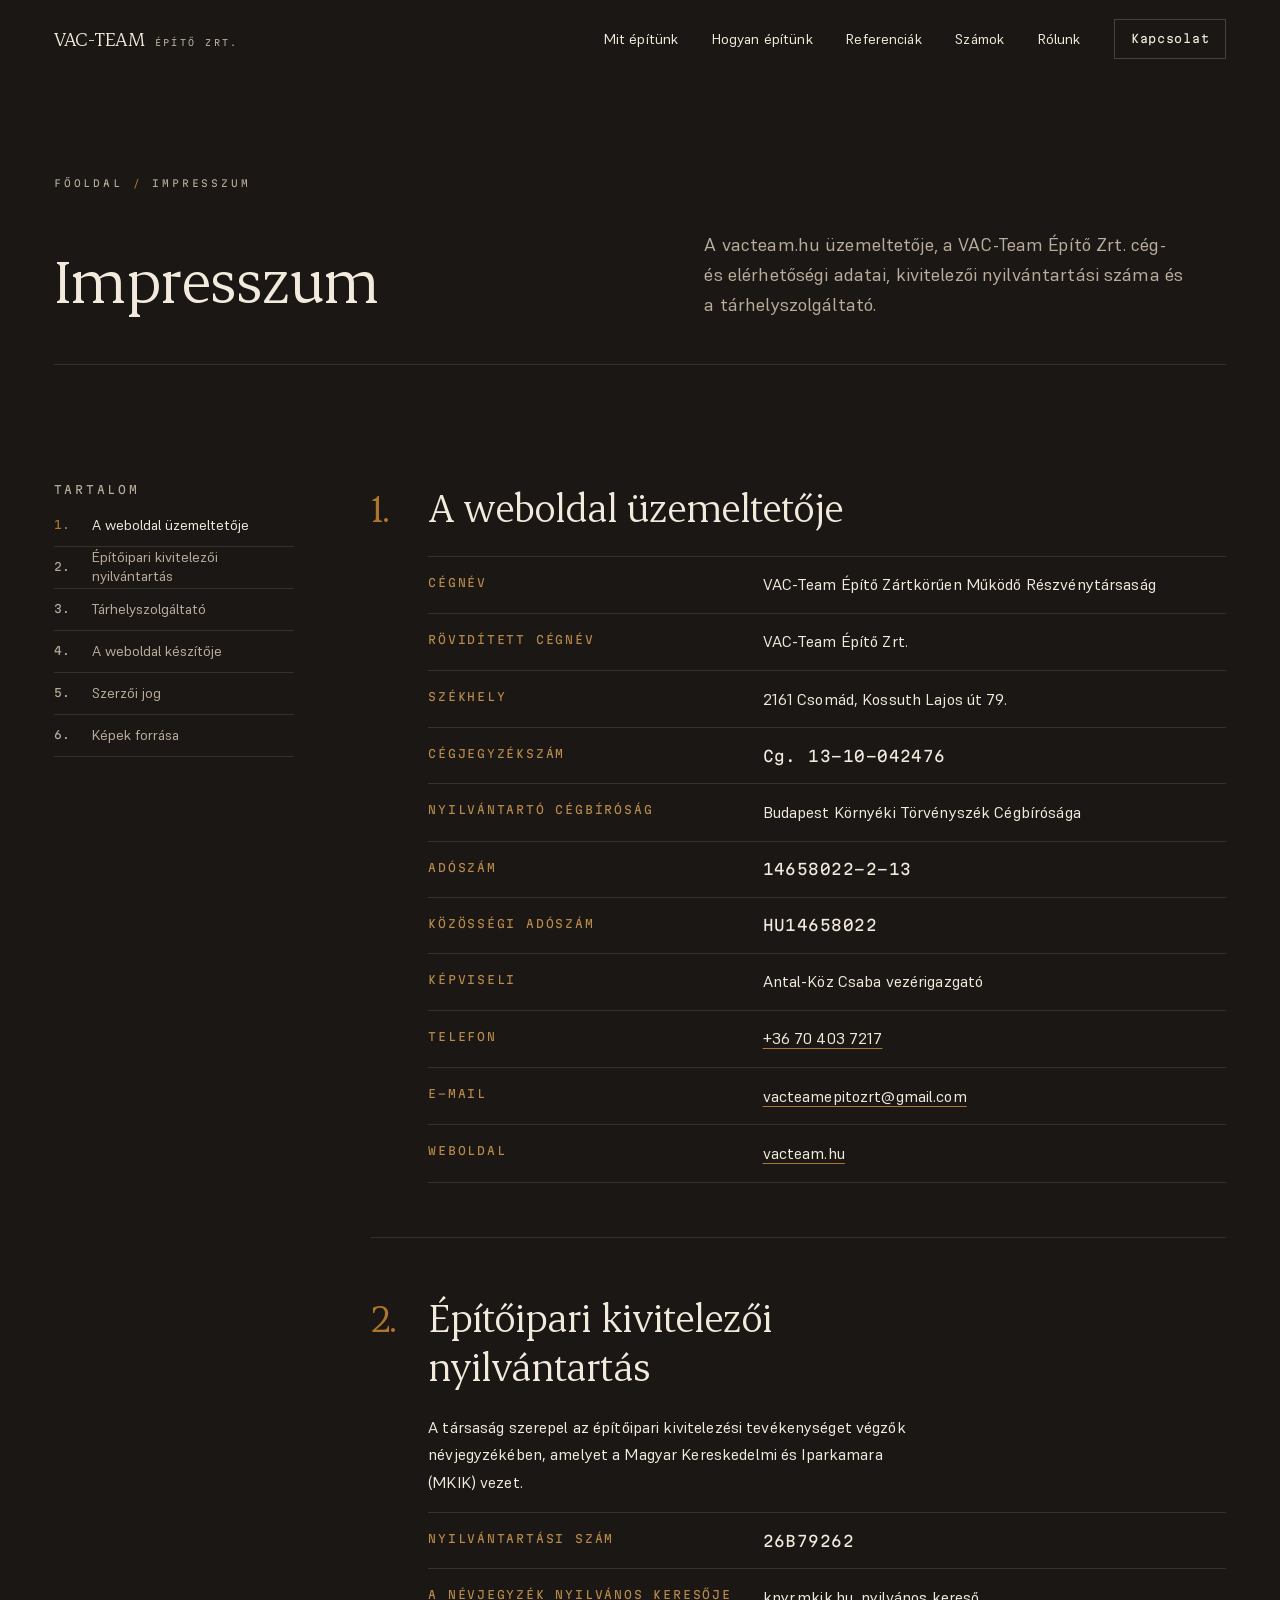
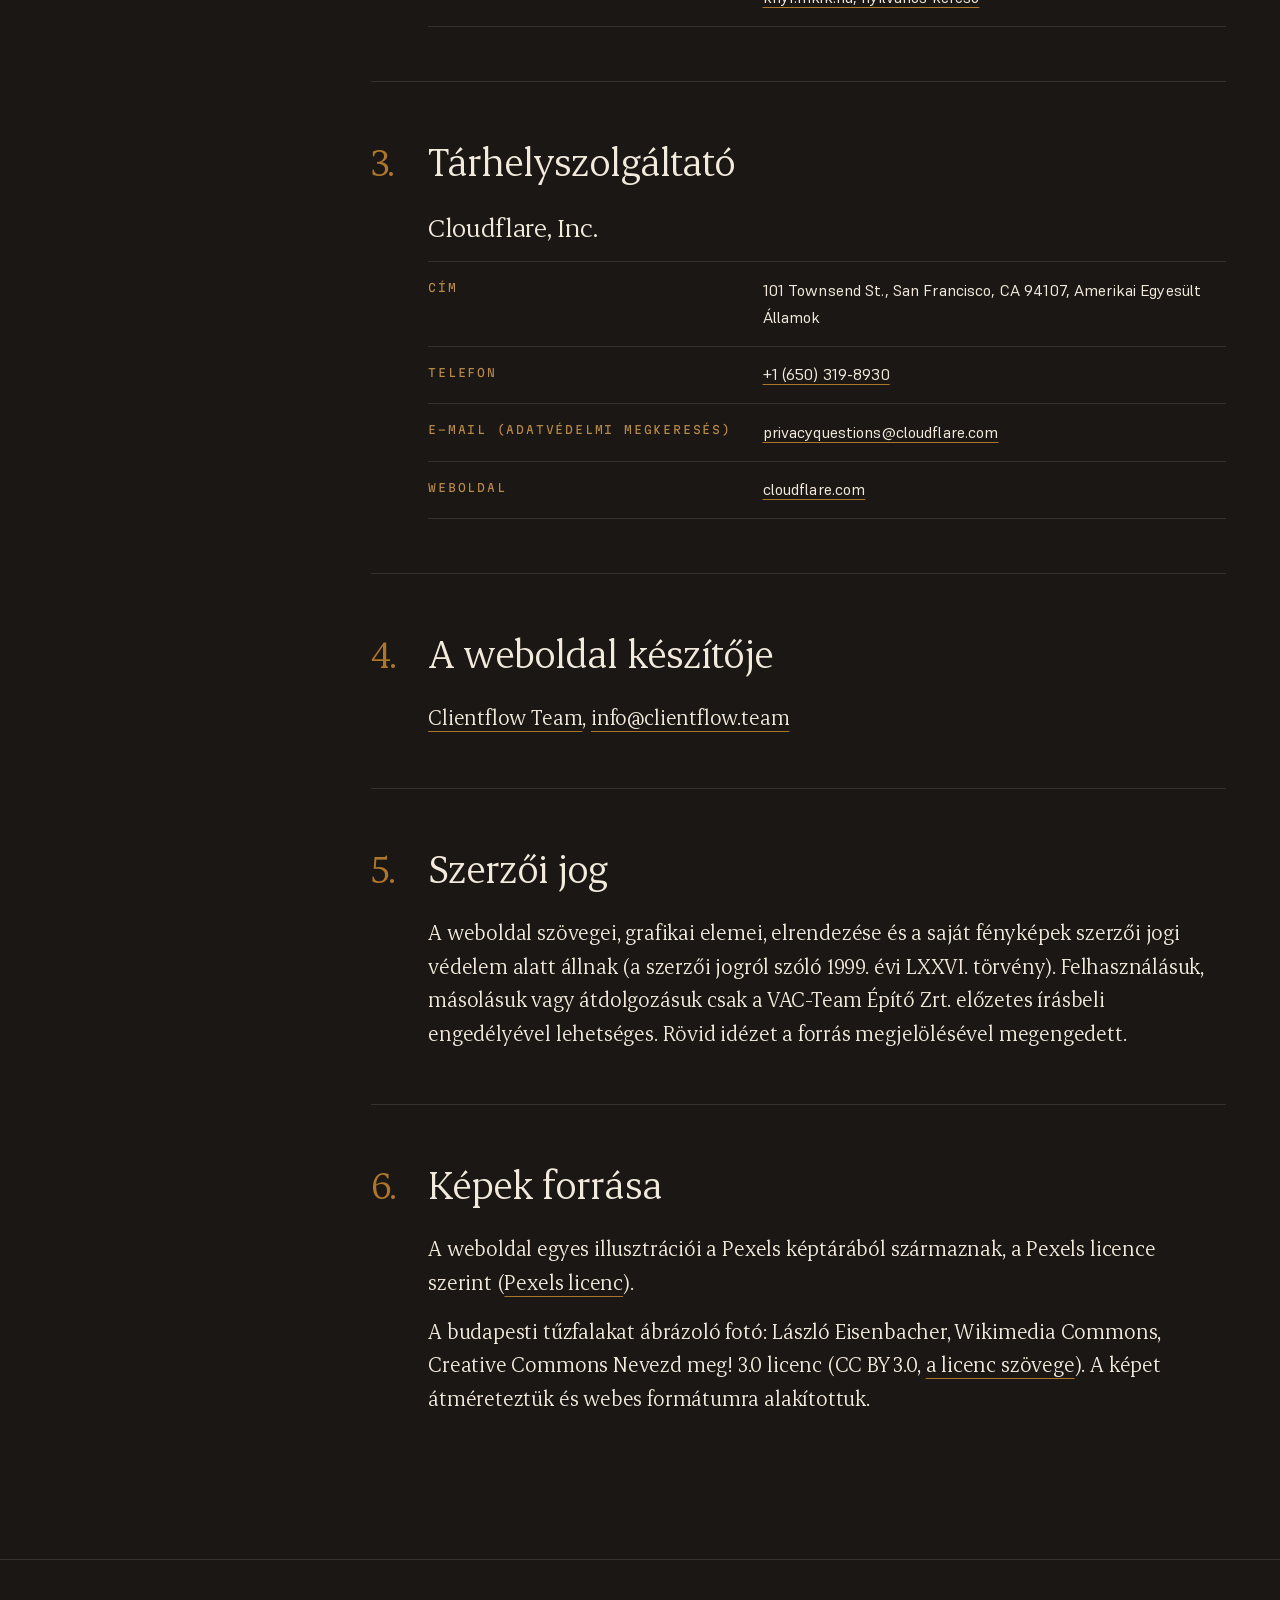
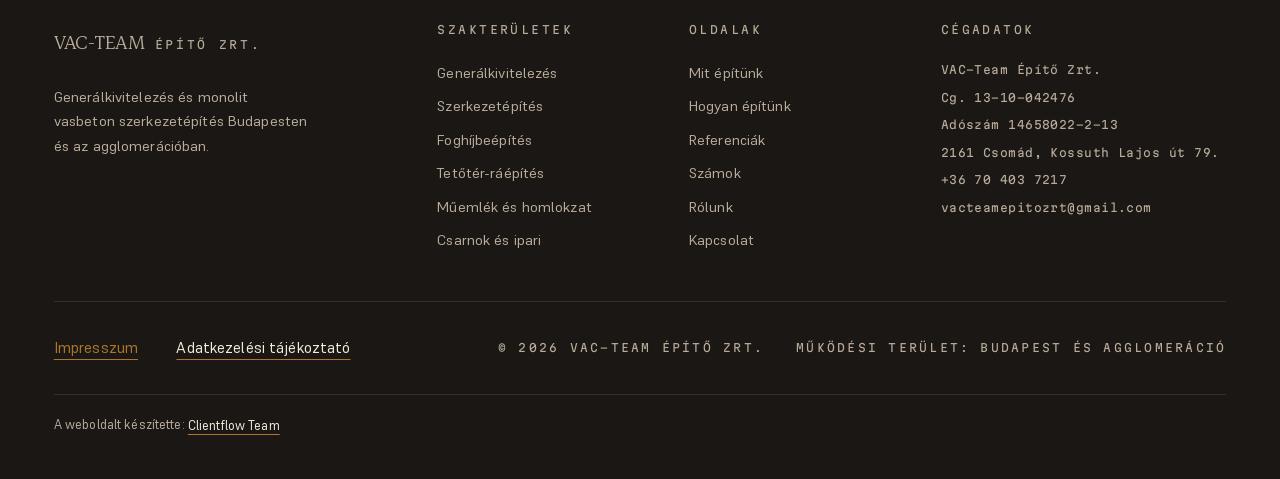
<file: impresszum.html>
<!DOCTYPE html>
<html lang="hu">
<head>
<meta charset="UTF-8">
<meta name="viewport" content="width=device-width, initial-scale=1.0">
<script>document.documentElement.className += ' js';</script>
<title>Impresszum · VAC-Team Építő Zrt.</title>
<meta name="description" content="A vacteam.hu üzemeltetője, a VAC-Team Építő Zrt. cég- és elérhetőségi adatai, kivitelezői nyilvántartási száma és a tárhelyszolgáltató.">
<meta name="robots" content="noindex, follow">
<meta property="og:type" content="website">
<meta property="og:site_name" content="VAC-Team Építő Zrt.">
<meta property="og:locale" content="hu_HU">
<meta property="og:title" content="Impresszum · VAC-Team Építő Zrt.">
<meta property="og:description" content="A VAC-Team Építő Zrt. impresszuma.">
<meta property="og:url" content="https://vacteam.hu/impresszum">
<meta property="og:image" content="https://vacteam.hu/media/og-kep.jpg">
<meta property="og:image:width" content="1200">
<meta property="og:image:height" content="630">
<meta property="og:image:alt" content="VAC-Team Építő Zrt., generálkivitelezés és szerkezetépítés a pesti belvárosban">
<meta name="twitter:card" content="summary_large_image">
<meta name="twitter:title" content="Impresszum · VAC-Team Építő Zrt.">
<meta name="twitter:description" content="A VAC-Team Építő Zrt. impresszuma.">
<meta name="twitter:image" content="https://vacteam.hu/media/og-kep.jpg">
<meta name="theme-color" content="#1A1714">
<link rel="icon" href="favicon.ico" sizes="32x32">
<link rel="icon" type="image/svg+xml" href="media/favicon.svg">
<link rel="apple-touch-icon" href="media/apple-touch-icon.png">
<link rel="manifest" href="site.webmanifest">
<link rel="stylesheet" href="css/style.css?v=20261104a">
<script type="application/ld+json">
{
 "@context": "https://schema.org",
 "@graph": [
  {
   "@type": "GeneralContractor",
   "@id": "https://vacteam.hu/#ceg",
   "name": "VAC-Team Építő Zrt.",
   "legalName": "VAC-Team Építő Zártkörűen Működő Részvénytársaság",
   "url": "https://vacteam.hu/",
   "logo": {
    "@type": "ImageObject",
    "@id": "https://vacteam.hu/#logo",
    "url": "https://vacteam.hu/media/logo-512.png",
    "width": 512,
    "height": 512
   },
   "image": "https://vacteam.hu/media/og-kep.jpg",
   "telephone": "+36 70 403 7217",
   "email": "vacteamepitozrt@gmail.com",
   "vatID": "14658022-2-13",
   "taxID": "14658022-2-13",
   "identifier": [
    {
     "@type": "PropertyValue",
     "propertyID": "Cégjegyzékszám",
     "value": "13-10-042476"
    },
    {
     "@type": "PropertyValue",
     "propertyID": "MKIK építőipari kivitelezői névjegyzék, nyilvántartási szám",
     "value": "26B79262"
    }
   ],
   "foundingDate": "2009",
   "address": {
    "@type": "PostalAddress",
    "streetAddress": "Kossuth Lajos út 79.",
    "addressLocality": "Csomád",
    "postalCode": "2161",
    "addressRegion": "Pest vármegye",
    "addressCountry": "HU"
   },
   "areaServed": [
    {
     "@type": "City",
     "name": "Budapest"
    },
    {
     "@type": "AdministrativeArea",
     "name": "Pest megye"
    }
   ],
   "employee": {
    "@type": "Person",
    "name": "Antal-Köz Csaba",
    "jobTitle": "vezérigazgató"
   },
   "knowsAbout": [
    "generálkivitelezés",
    "társasház kivitelezés",
    "monolit vasbeton szerkezetépítés",
    "foghíjbeépítés",
    "tetőtér-beépítés",
    "emeletráépítés",
    "homlokzat-felújítás",
    "műemlék homlokzat-felújítás",
    "csarnoképítés",
    "építőipari projektmenedzsment"
   ],
   "hasOfferCatalog": {
    "@type": "OfferCatalog",
    "name": "Kivitelezési szakterületek",
    "itemListElement": [
     {
      "@type": "Offer",
      "itemOffered": {
       "@type": "Service",
       "name": "Generálkivitelezés",
       "url": "https://vacteam.hu/hogyan-epitunk#general"
      }
     },
     {
      "@type": "Offer",
      "itemOffered": {
       "@type": "Service",
       "name": "Monolit vasbeton szerkezetépítés",
       "url": "https://vacteam.hu/hogyan-epitunk#szerkezet"
      }
     },
     {
      "@type": "Offer",
      "itemOffered": {
       "@type": "Service",
       "name": "Foghíjbeépítés",
       "url": "https://vacteam.hu/foghij"
      }
     },
     {
      "@type": "Offer",
      "itemOffered": {
       "@type": "Service",
       "name": "Tetőtér-beépítés és emeletráépítés",
       "url": "https://vacteam.hu/foghij#tetoter"
      }
     },
     {
      "@type": "Offer",
      "itemOffered": {
       "@type": "Service",
       "name": "Műemlék homlokzat-felújítás",
       "url": "https://vacteam.hu/muemlek"
      }
     },
     {
      "@type": "Offer",
      "itemOffered": {
       "@type": "Service",
       "name": "Csarnok és iparterület",
       "url": "https://vacteam.hu/mit-epitunk#csarnok"
      }
     }
    ]
   }
  },
  {
   "@type": "WebSite",
   "@id": "https://vacteam.hu/#web",
   "url": "https://vacteam.hu/",
   "name": "VAC-Team Építő Zrt.",
   "alternateName": "VAC-Team",
   "inLanguage": "hu",
   "publisher": {
    "@type": "GeneralContractor",
    "@id": "https://vacteam.hu/#ceg",
    "name": "VAC-Team Építő Zrt."
   }
  },
  {
   "@type": "BreadcrumbList",
   "@id": "https://vacteam.hu/impresszum#morzsa",
   "itemListElement": [
    {
     "@type": "ListItem",
     "position": 1,
     "name": "Főoldal",
     "item": "https://vacteam.hu/"
    },
    {
     "@type": "ListItem",
     "position": 2,
     "name": "Impresszum",
     "item": "https://vacteam.hu/impresszum"
    }
   ]
  },
  {
   "@type": "WebPage",
   "@id": "https://vacteam.hu/impresszum#oldal",
   "url": "https://vacteam.hu/impresszum",
   "name": "Impresszum · VAC-Team Építő Zrt.",
   "description": "A vacteam.hu üzemeltetője, a VAC-Team Építő Zrt. cég- és elérhetőségi adatai, kivitelezői nyilvántartási száma és a tárhelyszolgáltató.",
   "inLanguage": "hu",
   "isPartOf": {
    "@id": "https://vacteam.hu/#web"
   },
   "about": {
    "@type": "GeneralContractor",
    "@id": "https://vacteam.hu/#ceg",
    "name": "VAC-Team Építő Zrt."
   },
   "dateModified": "2026-10-13",
   "breadcrumb": {
    "@id": "https://vacteam.hu/impresszum#morzsa"
   }
  }
 ]
}
</script>
</head>
<body class="p-imp p-legal">

<!-- CHROME:NAV:start -->
<a class="skip" href="#tartalom">Ugrás a tartalomra</a>
<nav class="nav">
  <div class="nav__in">
    <a href="./" class="brand"><b>VAC-TEAM</b><span>Építő Zrt.</span></a>
    <div class="nav__links">
      <a href="mit-epitunk" class="nav__a">Mit építünk</a>
      <a href="hogyan-epitunk" class="nav__a">Hogyan építünk</a>
      <a href="referenciak" class="nav__a">Referenciák</a>
      <a href="szamok" class="nav__a">Számok</a>
      <a href="rolunk" class="nav__a">Rólunk</a>
      <a href="kapcsolat" class="nav__tel">Kapcsolat<b> &middot; +36 70 403 7217</b></a>
    </div>
    <button class="burger" type="button" aria-expanded="false" aria-label="Menü"><i></i><i></i></button>
  </div>
</nav>
<div class="mob">
  <p class="lab">Oldalak</p>
  <a href="./">Főoldal</a>
  <a href="mit-epitunk">Mit építünk</a>
  <a href="foghij" class="mob__sub">Foghíjbeépítés</a>
  <a href="muemlek" class="mob__sub">Műemlék és homlokzat</a>
  <a href="hogyan-epitunk">Hogyan építünk</a>
  <a href="referenciak">Referenciák</a>
  <a href="szamok">Számok</a>
  <a href="rolunk">Rólunk</a>
  <a href="kapcsolat">Kapcsolat</a>
  <p class="lab">Elérhetőség</p>
  <a href="tel:+36704037217">+36 70 403 7217</a>
</div>
<!-- CHROME:NAV:end -->

<main id="tartalom">
<!-- JOGI:start -->
<header class="phero lg-head lg-head--imp wrap">
  <p class="phero__crumb lab" data-in>
    <a href="./">Főoldal</a><i>/</i><span>Impresszum</span>
  </p>
  <div class="lg-head__row">
    <h1 class="phero__t mask">
      <span class="ln"><span>Impresszum</span></span>
    </h1>
    <div class="lg-head__side">
      <p class="phero__x lg-lead" data-in data-d="1">A vacteam.hu üzemeltetője, a VAC-Team Építő Zrt. cég- és elérhetőségi adatai, kivitelezői nyilvántartási száma és a tárhelyszolgáltató.</p>
    </div>
  </div>
  <div class="phero__rule"></div>
</header>

<section class="wrap lg-adat lg-adat--imp">
  <nav class="lg-toc" aria-label="Az impresszum részei">
    <p class="lab">Tartalom</p>
    <ol class="lg-toc__list chapx__nav">
      <li><a href="#a-weboldal-uzemeltetoje"><i>1.</i><span>A weboldal üzemeltetője</span></a></li>
      <li><a href="#epitoipari-kivitelezoi-nyilvantartas"><i>2.</i><span>Építőipari kivitelezői nyilvántartás</span></a></li>
      <li><a href="#tarhelyszolgaltato"><i>3.</i><span>Tárhelyszolgáltató</span></a></li>
      <li><a href="#a-weboldal-keszitoje"><i>4.</i><span>A weboldal készítője</span></a></li>
      <li><a href="#szerzoi-jog"><i>5.</i><span>Szerzői jog</span></a></li>
      <li><a href="#kepek-forrasa"><i>6.</i><span>Képek forrása</span></a></li>
    </ol>
  </nav>
  <article class="lg-doc">
  <section class="lg-sec" aria-labelledby="a-weboldal-uzemeltetoje">
    <h2 id="a-weboldal-uzemeltetoje"><span class="lg-num">1.</span> <span class="lg-ttl">A weboldal üzemeltetője</span></h2>
    <div class="lg-body">
      <dl class="lg-dl"><div><dt>Cégnév</dt><dd>VAC-Team Építő Zártkörűen Működő Részvénytársaság</dd></div><div><dt>Rövidített cégnév</dt><dd>VAC-Team Építő Zrt.</dd></div><div><dt>Székhely</dt><dd>2161 Csomád, Kossuth Lajos út 79.</dd></div><div><dt>Cégjegyzékszám</dt><dd class="lg-id">Cg. 13-10-042476</dd></div><div><dt>Nyilvántartó cégbíróság</dt><dd>Budapest Környéki Törvényszék Cégbírósága</dd></div><div><dt>Adószám</dt><dd class="lg-id">14658022-2-13</dd></div><div><dt>Közösségi adószám</dt><dd class="lg-id">HU14658022</dd></div><div><dt>Képviseli</dt><dd>Antal-Köz Csaba vezérigazgató</dd></div><div><dt>Telefon</dt><dd><a href="tel:+36704037217">+36 70 403 7217</a></dd></div><div><dt>E-mail</dt><dd><a href="mailto:vacteamepitozrt@gmail.com">vacteamepitozrt@gmail.com</a></dd></div><div><dt>Weboldal</dt><dd><a href="./">vacteam.hu</a></dd></div></dl>
    </div>
  </section>
  <section class="lg-sec" aria-labelledby="epitoipari-kivitelezoi-nyilvantartas">
    <h2 id="epitoipari-kivitelezoi-nyilvantartas"><span class="lg-num">2.</span> <span class="lg-ttl">Építőipari kivitelezői nyilvántartás</span></h2>
    <div class="lg-body">
      <p>A társaság szerepel az építőipari kivitelezési tevékenységet végzők névjegyzékében, amelyet a Magyar Kereskedelmi és Iparkamara (MKIK) vezet.</p>
      <dl class="lg-dl"><div><dt>Nyilvántartási szám</dt><dd class="lg-id">26B79262</dd></div><div><dt>A névjegyzék nyilvános keresője</dt><dd><a href="https://knyr.mkik.hu/Kivreg/Nyilvantarto/Kereses" rel="noopener" target="_blank">knyr.mkik.hu, nyilvános kereső</a></dd></div></dl>
    </div>
  </section>
  <section class="lg-sec" aria-labelledby="tarhelyszolgaltato">
    <h2 id="tarhelyszolgaltato"><span class="lg-num">3.</span> <span class="lg-ttl">Tárhelyszolgáltató</span></h2>
    <div class="lg-body">
      <p class="lg-ent">Cloudflare, Inc.</p>
      <dl class="lg-dl"><div><dt>Cím</dt><dd>101 Townsend St., San Francisco, CA 94107, Amerikai Egyesült Államok</dd></div><div><dt>Telefon</dt><dd><a href="tel:+16503198930">+1 (650) 319-8930</a></dd></div><div><dt>E-mail (adatvédelmi megkeresés)</dt><dd><a href="mailto:privacyquestions@cloudflare.com">privacyquestions@cloudflare.com</a></dd></div><div><dt>Weboldal</dt><dd><a href="https://www.cloudflare.com" rel="noopener" target="_blank">cloudflare.com</a></dd></div></dl>
    </div>
  </section>
  <section class="lg-sec lg-sec--stmt" aria-labelledby="a-weboldal-keszitoje">
    <h2 id="a-weboldal-keszitoje"><span class="lg-num">4.</span> <span class="lg-ttl">A weboldal készítője</span></h2>
    <div class="lg-body">
      <p><a href="https://clientflow.team" rel="noopener" target="_blank">Clientflow Team</a>, <a href="mailto:info@clientflow.team">info@clientflow.team</a></p>
    </div>
  </section>
  <section class="lg-sec lg-sec--stmt" aria-labelledby="szerzoi-jog">
    <h2 id="szerzoi-jog"><span class="lg-num">5.</span> <span class="lg-ttl">Szerzői jog</span></h2>
    <div class="lg-body">
      <p>A weboldal szövegei, grafikai elemei, elrendezése és a saját fényképek szerzői jogi védelem alatt állnak (a szerzői jogról szóló 1999. évi LXXVI. törvény). Felhasználásuk, másolásuk vagy átdolgozásuk csak a VAC-Team Építő Zrt. előzetes írásbeli engedélyével lehetséges. Rövid idézet a forrás megjelölésével megengedett.</p>
    </div>
  </section>
  <section class="lg-sec lg-sec--stmt" aria-labelledby="kepek-forrasa">
    <h2 id="kepek-forrasa"><span class="lg-num">6.</span> <span class="lg-ttl">Képek forrása</span></h2>
    <div class="lg-body">
      <p>A weboldal egyes illusztrációi a Pexels képtárából származnak, a Pexels licence szerint (<a href="https://www.pexels.com/license/" rel="noopener" target="_blank">Pexels licenc</a>).</p>
      <p>A budapesti tűzfalakat ábrázoló fotó: László Eisenbacher, Wikimedia Commons, Creative Commons Nevezd meg! 3.0 licenc (CC BY 3.0, <a href="https://creativecommons.org/licenses/by/3.0/deed.hu" rel="noopener" target="_blank">a licenc szövege</a>). A képet átméreteztük és webes formátumra alakítottuk.</p>
    </div>
  </section>
  </article>
</section>
<!-- JOGI:end -->
</main>

<!-- CHROME:FOOTER:start -->
<footer class="foot">
  <div class="wrap">
    <div class="foot__grid">
      <div class="foot__col">
        <a href="./" class="brand"><b>VAC-TEAM</b><span>Építő Zrt.</span></a>
        <p class="muted foot__about">Generálkivitelezés és monolit vasbeton
          szerkezetépítés Budapesten és az agglomerációban.</p>
      </div>
      <div class="foot__col">
        <h2 class="foot__h">Szakterületek</h2>
        <a href="hogyan-epitunk#general">Generálkivitelezés</a>
        <a href="hogyan-epitunk#szerkezet">Szerkezetépítés</a>
        <a href="foghij">Foghíjbeépítés</a>
        <a href="foghij#tetoter">Tetőtér-ráépítés</a>
        <a href="muemlek">Műemlék és homlokzat</a>
        <a href="mit-epitunk#csarnok">Csarnok és ipari</a>
      </div>
      <div class="foot__col">
        <h2 class="foot__h">Oldalak</h2>
        <a href="mit-epitunk">Mit építünk</a>
        <a href="hogyan-epitunk">Hogyan építünk</a>
        <a href="referenciak">Referenciák</a>
        <a href="szamok">Számok</a>
        <a href="rolunk">Rólunk</a>
        <a href="kapcsolat">Kapcsolat</a>
      </div>
      <div class="foot__col">
        <h2 class="foot__h">Cégadatok</h2>
        <span class="foot__mono">VAC-Team Építő Zrt.</span>
        <span class="foot__mono">Cg. 13-10-042476</span>
        <span class="foot__mono">Adószám 14658022-2-13</span>
        <span class="foot__mono">2161 Csomád, Kossuth Lajos út 79.</span>
        <a class="foot__mono" href="tel:+36704037217">+36 70 403 7217</a>
        <a class="foot__mono" href="mailto:vacteamepitozrt@gmail.com">vacteamepitozrt@gmail.com</a>
      </div>
    </div>
    <div class="foot__bar">
      <nav class="foot__legals" aria-label="Jogi tájékoztatók">
        <a class="foot__legal" href="impresszum" aria-current="page">Impresszum</a>
        <a class="foot__legal" href="adatvedelem">Adatkezelési tájékoztató</a>
      </nav>
      <p class="foot__copy">
        <span class="lab">© 2026 VAC-Team Építő Zrt.</span>
        <span class="lab">Működési terület: Budapest és agglomeráció</span>
      </p>
      <p class="foot__made">A weboldalt készítette: <a href="https://clientflow.team" rel="noopener" target="_blank">Clientflow Team</a></p>
    </div>
  </div>
</footer>
<!-- CHROME:FOOTER:end -->

<script src="js/vendor/gsap.min.js" defer></script>
<script src="js/vendor/ScrollTrigger.min.js" defer></script>
<script src="js/vendor/lenis.min.js" defer></script>
<script src="js/app.js?v=20261104a" defer></script>
</body>
</html>
</file>
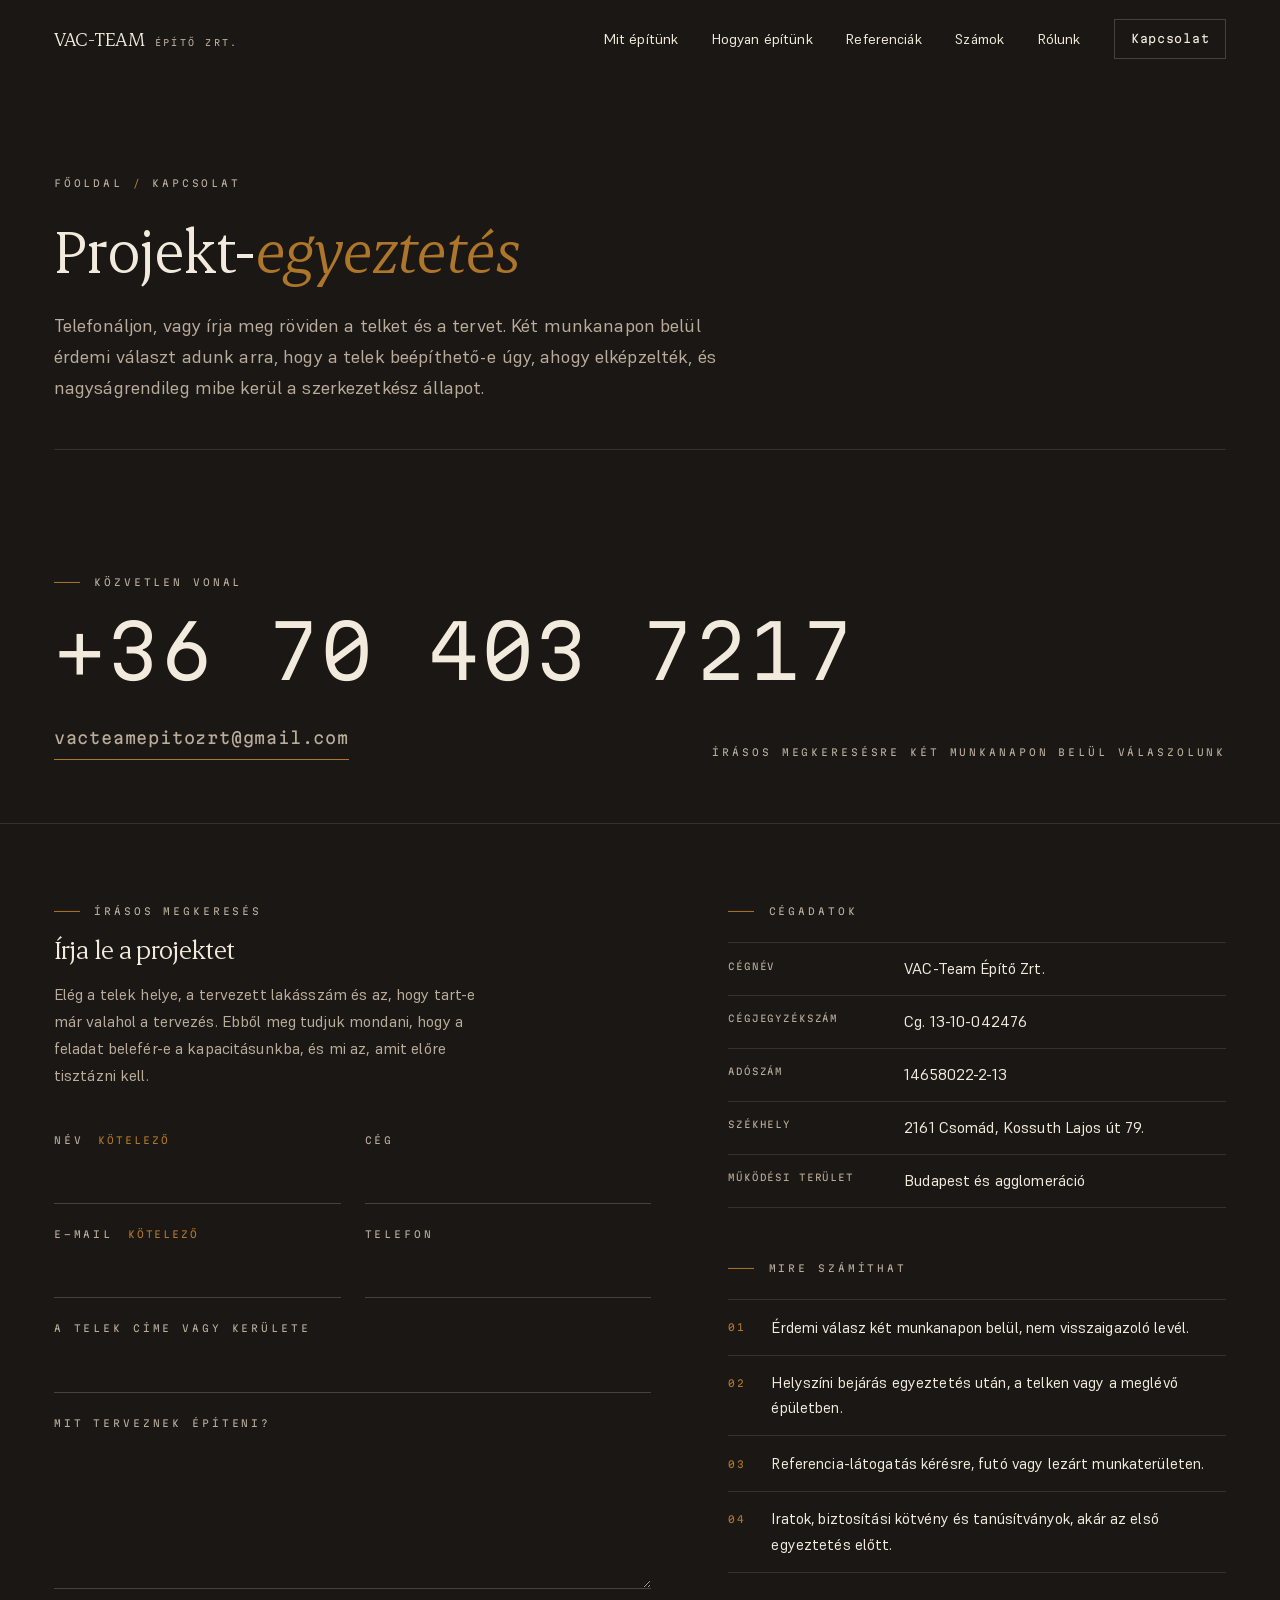
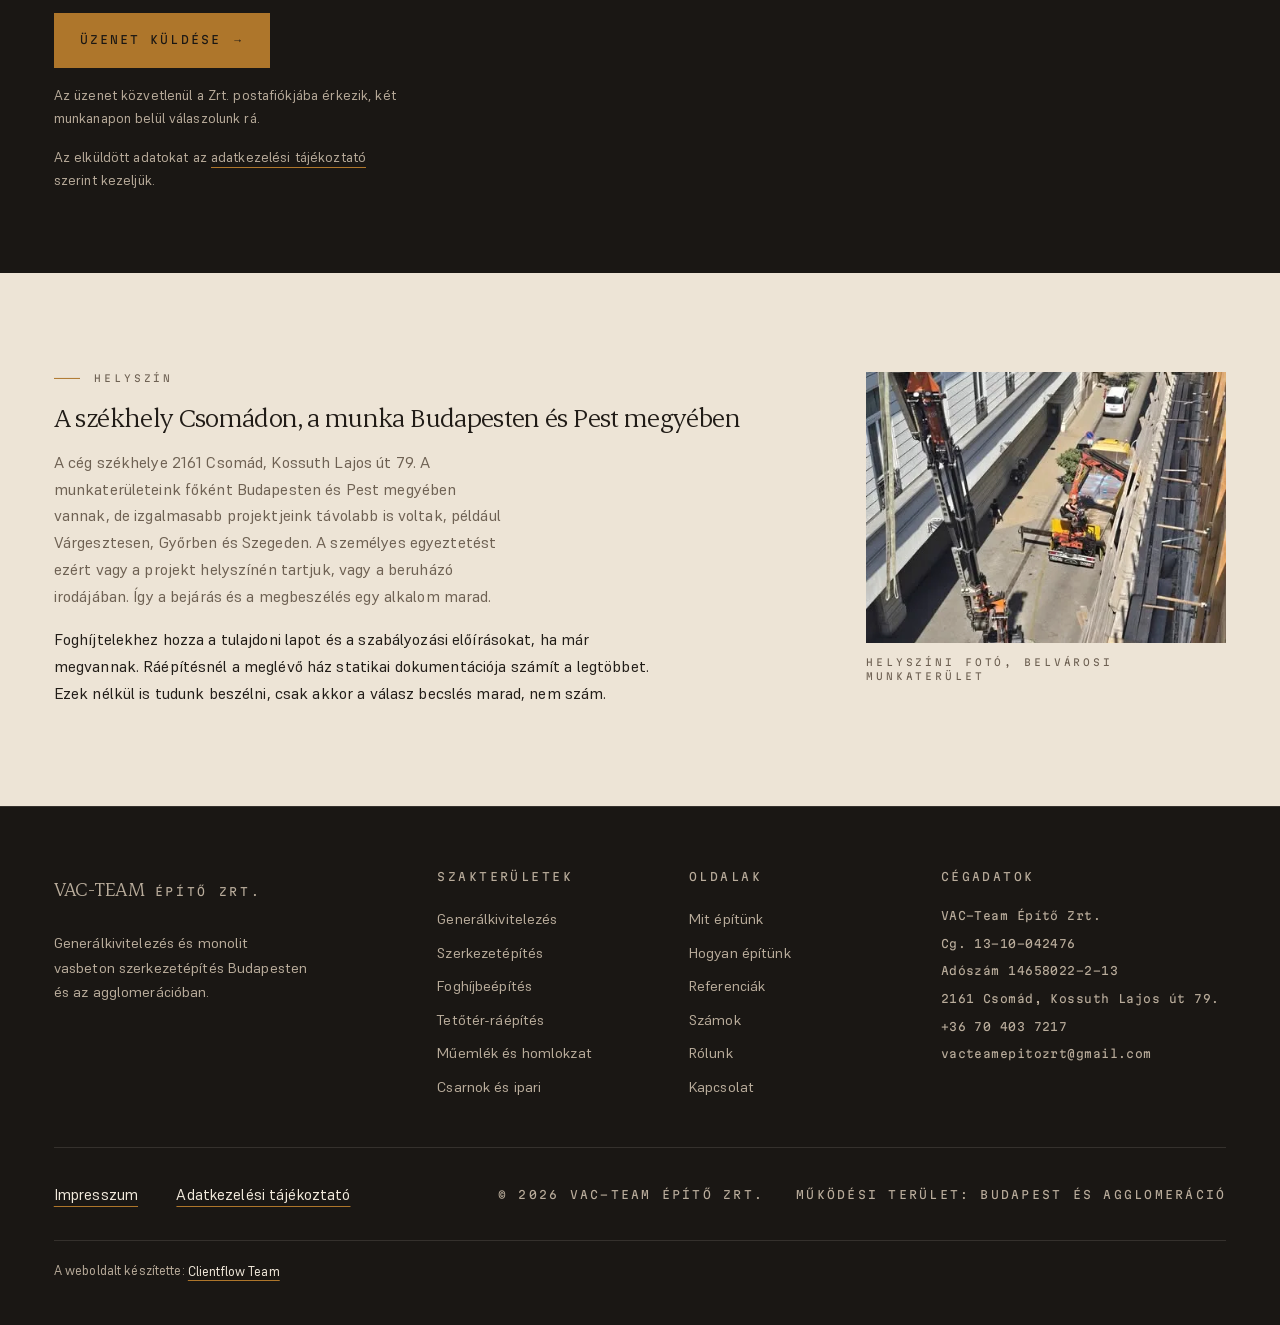
<file: kapcsolat.html>
<!DOCTYPE html>
<html lang="hu">
<head>
<meta charset="UTF-8">
<meta name="viewport" content="width=device-width, initial-scale=1.0">
<script>document.documentElement.className += ' js';</script>
<title>Kapcsolat és projekt-egyeztetés · VAC-Team Építő Zrt.</title>
<meta name="description" content="Hívjon a +36 70 403 7217 számon, vagy írja meg a telket és a tervet az űrlapon. Két munkanapon belül érdemi választ adunk.">
<link rel="canonical" href="https://vacteam.hu/kapcsolat">
<link rel="alternate" hreflang="hu" href="https://vacteam.hu/kapcsolat">
<link rel="alternate" hreflang="x-default" href="https://vacteam.hu/kapcsolat">
<meta name="geo.region" content="HU-PE">
<meta name="geo.placename" content="Csomád">
<meta property="og:type" content="website">
<meta property="og:site_name" content="VAC-Team Építő Zrt.">
<meta property="og:locale" content="hu_HU">
<meta property="og:title" content="Kapcsolat és projekt-egyeztetés · VAC-Team Építő Zrt.">
<meta property="og:description" content="Telefonáljon, vagy írja meg röviden a telket és a tervet. Két munkanapon belül érdemi választ adunk.">
<meta property="og:url" content="https://vacteam.hu/kapcsolat">
<meta property="og:image" content="https://vacteam.hu/media/og-kep.jpg">
<meta property="og:image:width" content="1200">
<meta property="og:image:height" content="630">
<meta property="og:image:alt" content="Munkások pillérvasalást kötnek egy monolit vasbeton épület legfelső szintjén">
<meta name="twitter:card" content="summary_large_image">
<meta name="twitter:title" content="Kapcsolat és projekt-egyeztetés · VAC-Team Építő Zrt.">
<meta name="twitter:description" content="Telefonáljon, vagy írja meg röviden a telket és a tervet. Két munkanapon belül érdemi választ adunk.">
<meta name="twitter:image" content="https://vacteam.hu/media/og-kep.jpg">
<meta name="theme-color" content="#1A1714">
<link rel="icon" href="favicon.ico" sizes="32x32">
<link rel="icon" type="image/svg+xml" href="media/favicon.svg">
<link rel="apple-touch-icon" href="media/apple-touch-icon.png">
<link rel="manifest" href="site.webmanifest">
<link rel="stylesheet" href="css/style.css?v=20261104a">
<style>
body.p-kapcsolat .k-line{padding-block:clamp(2.5rem,7vh,4.5rem);
  border-bottom:1px solid var(--line)}
body.p-kapcsolat .k-tel{display:block;margin-top:var(--sp-3);
  font-family:var(--mono);font-weight:300;font-size:clamp(2rem,6.5vw,4.6rem);
  letter-spacing:.02em;line-height:1.04;color:var(--ink);white-space:nowrap;
  transition:color .45s var(--e-quart)}
body.p-kapcsolat .k-tel:hover{color:var(--okker)}
@media(max-width:640px){body.p-kapcsolat .k-tel{font-size:clamp(1.3rem,6.9vw,2.1rem)}}
body.p-kapcsolat .k-line__x{display:flex;flex-wrap:wrap;justify-content:space-between;
  align-items:flex-end;gap:var(--sp-2) var(--sp-4);margin-top:clamp(1.6rem,4vh,2.6rem)}
body.p-kapcsolat .k-mail{font-family:var(--mono);font-size:clamp(.76rem,1.4vw,1rem);
  letter-spacing:.05em;color:var(--ink-2);border-bottom:1px solid var(--okker);
  padding-bottom:.4rem;transition:color .35s var(--e-quart)}
body.p-kapcsolat .k-mail:hover{color:var(--okker)}

body.p-kapcsolat .k-main{padding-block:clamp(3rem,9vh,6rem)}
body.p-kapcsolat .k-cols{display:grid;
  grid-template-columns:minmax(0,1.2fr) minmax(0,1fr);
  gap:clamp(2.5rem,6vw,6rem);align-items:start}
@media(max-width:900px){body.p-kapcsolat .k-cols{grid-template-columns:1fr}}
body.p-kapcsolat .k-h{font-size:var(--t-2);margin-top:var(--sp-2)}
body.p-kapcsolat .k-lead{margin-top:var(--sp-2);color:var(--ink-2);max-width:50ch}
body.p-kapcsolat .light .k-lead{color:var(--ink-dark-2)}

body.p-kapcsolat .k-form{display:grid;gap:var(--sp-3);margin-top:clamp(2rem,5vh,3rem)}
body.p-kapcsolat .k-pair{display:grid;grid-template-columns:1fr 1fr;gap:var(--sp-3)}
@media(max-width:560px){body.p-kapcsolat .k-pair{grid-template-columns:1fr}}
body.p-kapcsolat .k-field{display:flex;flex-direction:column;gap:.5rem}
body.p-kapcsolat .k-field input,
body.p-kapcsolat .k-field textarea{width:100%;font-family:var(--sans);
  font-size:1rem;line-height:1.6;color:var(--ink);background:transparent;
  border:0;border-bottom:1px solid var(--line-2);border-radius:0;
  padding:.7rem 0;transition:border-color .45s var(--e-quart)}
body.p-kapcsolat .k-field input:hover,
body.p-kapcsolat .k-field textarea:hover{border-bottom-color:var(--ink-2)}
body.p-kapcsolat .k-field input:focus,
body.p-kapcsolat .k-field textarea:focus{border-bottom-color:var(--okker)}
body.p-kapcsolat .k-field textarea{resize:vertical;min-height:9rem}
body.p-kapcsolat .k-hp{position:absolute;left:-9999px;width:1px;height:1px;overflow:hidden}
body.p-kapcsolat .k-status{margin-top:1rem;font-family:var(--mono);font-size:.78rem;
  letter-spacing:.06em;line-height:1.6;max-width:none}
body.p-kapcsolat .k-status:empty{display:none}
body.p-kapcsolat .k-status--ok{color:var(--okker)}
body.p-kapcsolat .k-status--err{color:var(--terrakotta)}
body.p-kapcsolat .btn[disabled]{opacity:.55;pointer-events:none}
body.p-kapcsolat .k-req{color:var(--okker);margin-left:.5em;letter-spacing:.2em}
body.p-kapcsolat .k-field [aria-invalid="true"]{border-bottom-color:var(--terrakotta)}
body.p-kapcsolat .k-err{font-size:.86rem;color:var(--terrakotta);max-width:none}
body.p-kapcsolat .k-err:empty{display:none}
body.p-kapcsolat .k-form{scroll-margin-top:calc(var(--nav-h) + 1.5rem)}
body.p-kapcsolat .k-privacy{flex-basis:100%}
body.p-kapcsolat .k-send{display:flex;flex-wrap:wrap;align-items:center;
  gap:var(--sp-2) var(--sp-3)}
body.p-kapcsolat .k-note{font-size:.86rem;color:var(--ink-2);max-width:48ch}
body.p-kapcsolat .k-note a{border-bottom:1px solid var(--okker);padding-bottom:1px}
body.p-kapcsolat .k-note a:hover{color:var(--okker)}

body.p-kapcsolat .k-info .spec{margin-top:var(--sp-3)}
body.p-kapcsolat .k-exp{margin-top:clamp(2.5rem,6vh,3.5rem)}
body.p-kapcsolat .k-list{margin-top:var(--sp-3);border-top:1px solid var(--line)}
body.p-kapcsolat .k-list li{display:grid;grid-template-columns:2.1rem minmax(0,1fr);
  gap:.6rem;padding-block:.9rem;border-bottom:1px solid var(--line);font-size:.95rem}
body.p-kapcsolat .k-list span{font-family:var(--mono);font-size:.6rem;
  letter-spacing:.16em;color:var(--okker);padding-top:.5em}

body.p-kapcsolat .k-place__g{display:grid;
  grid-template-columns:minmax(0,1.35fr) minmax(0,.65fr);
  gap:clamp(2rem,5vw,4.5rem);align-items:start}
@media(max-width:820px){body.p-kapcsolat .k-place__g{grid-template-columns:1fr}}
body.p-kapcsolat .k-place__g p + p{margin-top:var(--sp-2)}
body.p-kapcsolat .k-place__img{width:100%;max-width:400px}
body.p-kapcsolat .k-place__img .shot{aspect-ratio:4/3}
body.p-kapcsolat .k-place__img .shot img{width:100%;height:100%;object-fit:cover}
</style>
<script type="application/ld+json">
{
 "@context": "https://schema.org",
 "@graph": [
  {
   "@type": "GeneralContractor",
   "@id": "https://vacteam.hu/#ceg",
   "name": "VAC-Team Építő Zrt.",
   "legalName": "VAC-Team Építő Zártkörűen Működő Részvénytársaság",
   "url": "https://vacteam.hu/",
   "logo": {
    "@type": "ImageObject",
    "@id": "https://vacteam.hu/#logo",
    "url": "https://vacteam.hu/media/logo-512.png",
    "width": 512,
    "height": 512
   },
   "image": "https://vacteam.hu/media/og-kep.jpg",
   "telephone": "+36 70 403 7217",
   "email": "vacteamepitozrt@gmail.com",
   "vatID": "14658022-2-13",
   "taxID": "14658022-2-13",
   "identifier": [
    {
     "@type": "PropertyValue",
     "propertyID": "Cégjegyzékszám",
     "value": "13-10-042476"
    },
    {
     "@type": "PropertyValue",
     "propertyID": "MKIK építőipari kivitelezői névjegyzék, nyilvántartási szám",
     "value": "26B79262"
    }
   ],
   "foundingDate": "2009",
   "address": {
    "@type": "PostalAddress",
    "streetAddress": "Kossuth Lajos út 79.",
    "addressLocality": "Csomád",
    "postalCode": "2161",
    "addressRegion": "Pest vármegye",
    "addressCountry": "HU"
   },
   "areaServed": [
    {
     "@type": "City",
     "name": "Budapest"
    },
    {
     "@type": "AdministrativeArea",
     "name": "Pest megye"
    }
   ],
   "employee": {
    "@type": "Person",
    "name": "Antal-Köz Csaba",
    "jobTitle": "vezérigazgató"
   },
   "knowsAbout": [
    "generálkivitelezés",
    "társasház kivitelezés",
    "monolit vasbeton szerkezetépítés",
    "foghíjbeépítés",
    "tetőtér-beépítés",
    "emeletráépítés",
    "homlokzat-felújítás",
    "műemlék homlokzat-felújítás",
    "csarnoképítés",
    "építőipari projektmenedzsment"
   ],
   "hasOfferCatalog": {
    "@type": "OfferCatalog",
    "name": "Kivitelezési szakterületek",
    "itemListElement": [
     {
      "@type": "Offer",
      "itemOffered": {
       "@type": "Service",
       "name": "Generálkivitelezés",
       "url": "https://vacteam.hu/hogyan-epitunk#general"
      }
     },
     {
      "@type": "Offer",
      "itemOffered": {
       "@type": "Service",
       "name": "Monolit vasbeton szerkezetépítés",
       "url": "https://vacteam.hu/hogyan-epitunk#szerkezet"
      }
     },
     {
      "@type": "Offer",
      "itemOffered": {
       "@type": "Service",
       "name": "Foghíjbeépítés",
       "url": "https://vacteam.hu/foghij"
      }
     },
     {
      "@type": "Offer",
      "itemOffered": {
       "@type": "Service",
       "name": "Tetőtér-beépítés és emeletráépítés",
       "url": "https://vacteam.hu/foghij#tetoter"
      }
     },
     {
      "@type": "Offer",
      "itemOffered": {
       "@type": "Service",
       "name": "Műemlék homlokzat-felújítás",
       "url": "https://vacteam.hu/muemlek"
      }
     },
     {
      "@type": "Offer",
      "itemOffered": {
       "@type": "Service",
       "name": "Csarnok és iparterület",
       "url": "https://vacteam.hu/mit-epitunk#csarnok"
      }
     }
    ]
   }
  },
  {
   "@type": "WebSite",
   "@id": "https://vacteam.hu/#web",
   "url": "https://vacteam.hu/",
   "name": "VAC-Team Építő Zrt.",
   "alternateName": "VAC-Team",
   "inLanguage": "hu",
   "publisher": {
    "@type": "GeneralContractor",
    "@id": "https://vacteam.hu/#ceg",
    "name": "VAC-Team Építő Zrt."
   }
  },
  {
   "@type": "BreadcrumbList",
   "@id": "https://vacteam.hu/kapcsolat#morzsa",
   "itemListElement": [
    {
     "@type": "ListItem",
     "position": 1,
     "name": "Főoldal",
     "item": "https://vacteam.hu/"
    },
    {
     "@type": "ListItem",
     "position": 2,
     "name": "Kapcsolat",
     "item": "https://vacteam.hu/kapcsolat"
    }
   ]
  },
  {
   "@type": "ContactPage",
   "@id": "https://vacteam.hu/kapcsolat#oldal",
   "url": "https://vacteam.hu/kapcsolat",
   "name": "Kapcsolat és projekt-egyeztetés · VAC-Team Építő Zrt.",
   "description": "Hívjon a +36 70 403 7217 számon, vagy írja meg a telket és a tervet az űrlapon. Két munkanapon belül érdemi választ adunk.",
   "inLanguage": "hu",
   "isPartOf": {
    "@id": "https://vacteam.hu/#web"
   },
   "about": {
    "@type": "GeneralContractor",
    "@id": "https://vacteam.hu/#ceg",
    "name": "VAC-Team Építő Zrt."
   },
   "dateModified": "2026-11-04",
   "breadcrumb": {
    "@id": "https://vacteam.hu/kapcsolat#morzsa"
   },
   "primaryImageOfPage": {
    "@type": "ImageObject",
    "url": "https://vacteam.hu/media/og-kep.jpg",
    "width": 1200,
    "height": 630
   }
  }
 ]
}
</script>
</head>
<body class="p-kapcsolat">

<!-- CHROME:NAV:start -->
<a class="skip" href="#tartalom">Ugrás a tartalomra</a>
<nav class="nav">
  <div class="nav__in">
    <a href="./" class="brand"><b>VAC-TEAM</b><span>Építő Zrt.</span></a>
    <div class="nav__links">
      <a href="mit-epitunk" class="nav__a">Mit építünk</a>
      <a href="hogyan-epitunk" class="nav__a">Hogyan építünk</a>
      <a href="referenciak" class="nav__a">Referenciák</a>
      <a href="szamok" class="nav__a">Számok</a>
      <a href="rolunk" class="nav__a">Rólunk</a>
      <a href="kapcsolat" aria-current="page" class="nav__tel">Kapcsolat<b> &middot; +36 70 403 7217</b></a>
    </div>
    <button class="burger" type="button" aria-expanded="false" aria-label="Menü"><i></i><i></i></button>
  </div>
</nav>
<div class="mob">
  <p class="lab">Oldalak</p>
  <a href="./">Főoldal</a>
  <a href="mit-epitunk">Mit építünk</a>
  <a href="foghij" class="mob__sub">Foghíjbeépítés</a>
  <a href="muemlek" class="mob__sub">Műemlék és homlokzat</a>
  <a href="hogyan-epitunk">Hogyan építünk</a>
  <a href="referenciak">Referenciák</a>
  <a href="szamok">Számok</a>
  <a href="rolunk">Rólunk</a>
  <a href="kapcsolat" aria-current="page">Kapcsolat</a>
  <p class="lab">Elérhetőség</p>
  <a href="tel:+36704037217">+36 70 403 7217</a>
</div>
<!-- CHROME:NAV:end -->

<header class="phero wrap" id="tartalom">
  <p class="lab phero__crumb">
    <a href="./">Főoldal</a><i>/</i><span>Kapcsolat</span>
  </p>
  <h1 class="phero__t">Projekt-<em>egyeztetés</em></h1>
  <p class="phero__x">Telefonáljon, vagy írja meg röviden a telket és a tervet. Két munkanapon
    belül érdemi választ adunk arra, hogy a telek beépíthető-e úgy, ahogy elképzelték, és
    nagyságrendileg mibe kerül a szerkezetkész állapot.</p>
  <div class="phero__rule"></div>
</header>

<section class="wrap k-line">
  <p class="lab lab-rule">Közvetlen vonal</p>
  <a class="k-tel" href="tel:+36704037217">+36 70 403 7217</a>
  <div class="k-line__x">
    <a class="k-mail" href="mailto:vacteamepitozrt@gmail.com">vacteamepitozrt@gmail.com</a>
    <p class="lab">Írásos megkeresésre két munkanapon belül válaszolunk</p>
  </div>
</section>

<section class="wrap k-main">
  <div class="k-cols">

    <div class="k-form-col">
      <p class="lab lab-rule" data-in>Írásos megkeresés</p>
      <h2 class="k-h" data-in data-d="1">Írja le a projektet</h2>
      <p class="k-lead" data-in data-d="2">Elég a telek helye, a tervezett lakásszám és az,
        hogy tart-e már valahol a tervezés. Ebből meg tudjuk mondani, hogy a feladat belefér-e
        a kapacitásunkba, és mi az, amit előre tisztázni kell.</p>

      <form class="k-form" id="k-form" novalidate>
        <div class="k-pair">
          <div class="k-field">
            <label class="lab" for="k-nev">Név <span class="k-req">kötelező</span></label>
            <input id="k-nev" name="nev" type="text" autocomplete="name" required aria-describedby="k-nev-err">
            <p class="k-err" id="k-nev-err"></p>
          </div>
          <div class="k-field">
            <label class="lab" for="k-ceg">Cég</label>
            <input id="k-ceg" name="ceg" type="text" autocomplete="organization">
          </div>
        </div>
        <div class="k-pair">
          <div class="k-field">
            <label class="lab" for="k-email">E-mail <span class="k-req">kötelező</span></label>
            <input id="k-email" name="email" type="email" autocomplete="email" inputmode="email" required aria-describedby="k-email-err">
            <p class="k-err" id="k-email-err"></p>
          </div>
          <div class="k-field">
            <label class="lab" for="k-telefon">Telefon</label>
            <input id="k-telefon" name="telefon" type="tel" autocomplete="tel" inputmode="tel">
          </div>
        </div>
        <div class="k-field">
          <label class="lab" for="k-telek">A telek címe vagy kerülete</label>
          <input id="k-telek" name="telek" type="text" autocomplete="off">
        </div>
        <div class="k-field">
          <label class="lab" for="k-terv">Mit terveznek építeni?</label>
          <textarea id="k-terv" name="terv" rows="5"></textarea>
        </div>
        <div class="k-hp" aria-hidden="true">
          <label for="k-website">Ezt a mezőt hagyja üresen</label>
          <input id="k-website" name="botcheck" type="text" tabindex="-1" autocomplete="off">
        </div>
        <div class="k-send">
          <button class="btn btn--solid" type="submit" data-send>Üzenet küldése <i>&rarr;</i></button>
          <p class="k-note">Az üzenet közvetlenül a Zrt. postafiókjába érkezik, két munkanapon
            belül válaszolunk rá.</p>
          <p class="k-note k-privacy">Az elküldött adatokat az <a href="adatvedelem#pont-2-1">adatkezelési tájékoztató</a> szerint kezeljük.</p>
          <p class="k-status" data-status role="status" aria-live="polite"></p>
        </div>
      </form>
    </div>

    <aside class="k-info">
      <p class="lab lab-rule" data-in>Cégadatok</p>
      <dl class="spec" data-in data-d="1">
        <div><dt>Cégnév</dt><dd>VAC-Team Építő Zrt.</dd></div>
        <div><dt>Cégjegyzékszám</dt><dd>Cg. 13-10-042476</dd></div>
        <div><dt>Adószám</dt><dd>14658022-2-13</dd></div>
        <div><dt>Székhely</dt><dd>2161 Csomád, Kossuth Lajos út 79.</dd></div>
        <div><dt>Működési terület</dt><dd>Budapest és agglomeráció</dd></div>
      </dl>

      <div class="k-exp">
        <p class="lab lab-rule" data-in>Mire számíthat</p>
        <ul class="k-list" data-in data-d="1">
          <li><span>01</span>Érdemi válasz két munkanapon belül, nem visszaigazoló levél.</li>
          <li><span>02</span>Helyszíni bejárás egyeztetés után, a telken vagy a meglévő épületben.</li>
          <li><span>03</span>Referencia-látogatás kérésre, futó vagy lezárt munkaterületen.</li>
          <li><span>04</span>Iratok, biztosítási kötvény és tanúsítványok, akár az első egyeztetés előtt.</li>
        </ul>
      </div>
    </aside>

  </div>
</section>

<section class="sect light k-place">
  <div class="wrap">
    <div class="k-place__g">
      <div>
        <p class="lab lab-rule" data-in>Helyszín</p>
        <h2 class="k-h" data-in data-d="1">A székhely Csomádon, a munka Budapesten és Pest megyében</h2>
        <p class="k-lead" data-in data-d="2">A cég székhelye 2161 Csomád, Kossuth Lajos út 79.
          A munkaterületeink főként Budapesten és Pest megyében vannak, de izgalmasabb
          projektjeink távolabb is voltak, például Várgesztesen, Győrben és Szegeden. A személyes
          egyeztetést ezért vagy a projekt helyszínén tartjuk, vagy a beruházó irodájában. Így a
          bejárás és a megbeszélés egy alkalom marad.</p>
        <p data-in data-d="3">Foghíjtelekhez hozza a tulajdoni lapot és a szabályozási előírásokat,
          ha már megvannak. Ráépítésnél a meglévő ház statikai dokumentációja számít a legtöbbet.
          Ezek nélkül is tudunk beszélni, csak akkor a válasz becslés marad, nem szám.</p>
      </div>
      <div class="k-place__img" data-in data-d="2">
        <figure class="shot">
          <img width="443" height="590" src="media/fb/fb-01.webp" alt="Toronydaru dolgozik egy szűk budapesti belvárosi utcában, a szomszédos bérházak között" loading="lazy">
        </figure>
        <p class="lab shot__cap">Helyszíni fotó, belvárosi munkaterület</p>
      </div>
    </div>
  </div>
</section>

<!-- CHROME:FOOTER:start -->
<footer class="foot">
  <div class="wrap">
    <div class="foot__grid">
      <div class="foot__col">
        <a href="./" class="brand"><b>VAC-TEAM</b><span>Építő Zrt.</span></a>
        <p class="muted foot__about">Generálkivitelezés és monolit vasbeton
          szerkezetépítés Budapesten és az agglomerációban.</p>
      </div>
      <div class="foot__col">
        <h2 class="foot__h">Szakterületek</h2>
        <a href="hogyan-epitunk#general">Generálkivitelezés</a>
        <a href="hogyan-epitunk#szerkezet">Szerkezetépítés</a>
        <a href="foghij">Foghíjbeépítés</a>
        <a href="foghij#tetoter">Tetőtér-ráépítés</a>
        <a href="muemlek">Műemlék és homlokzat</a>
        <a href="mit-epitunk#csarnok">Csarnok és ipari</a>
      </div>
      <div class="foot__col">
        <h2 class="foot__h">Oldalak</h2>
        <a href="mit-epitunk">Mit építünk</a>
        <a href="hogyan-epitunk">Hogyan építünk</a>
        <a href="referenciak">Referenciák</a>
        <a href="szamok">Számok</a>
        <a href="rolunk">Rólunk</a>
        <a href="kapcsolat">Kapcsolat</a>
      </div>
      <div class="foot__col">
        <h2 class="foot__h">Cégadatok</h2>
        <span class="foot__mono">VAC-Team Építő Zrt.</span>
        <span class="foot__mono">Cg. 13-10-042476</span>
        <span class="foot__mono">Adószám 14658022-2-13</span>
        <span class="foot__mono">2161 Csomád, Kossuth Lajos út 79.</span>
        <a class="foot__mono" href="tel:+36704037217">+36 70 403 7217</a>
        <a class="foot__mono" href="mailto:vacteamepitozrt@gmail.com">vacteamepitozrt@gmail.com</a>
      </div>
    </div>
    <div class="foot__bar">
      <nav class="foot__legals" aria-label="Jogi tájékoztatók">
        <a class="foot__legal" href="impresszum">Impresszum</a>
        <a class="foot__legal" href="adatvedelem">Adatkezelési tájékoztató</a>
      </nav>
      <p class="foot__copy">
        <span class="lab">© 2026 VAC-Team Építő Zrt.</span>
        <span class="lab">Működési terület: Budapest és agglomeráció</span>
      </p>
      <p class="foot__made">A weboldalt készítette: <a href="https://clientflow.team" rel="noopener" target="_blank">Clientflow Team</a></p>
    </div>
  </div>
</footer>
<!-- CHROME:FOOTER:end -->

<script src="js/vendor/gsap.min.js" defer></script>
<script src="js/vendor/ScrollTrigger.min.js" defer></script>
<script src="js/vendor/lenis.min.js" defer></script>
<script src="js/app.js?v=20261104a" defer></script>
<script>
(function () {
  var ACCESS_KEY = 'e84081c5-858c-4de6-8ff6-337e58f724bc';

  var f = document.getElementById('k-form');
  if (!f) return;
  var btn = f.querySelector('[data-send]');
  var out = f.querySelector('[data-status]');
  var btnHtml = btn ? btn.innerHTML : '';

  function v(id) { var el = document.getElementById(id); return el ? el.value.trim() : ''; }
  function say(msg, kind) {
    if (!out) return;
    out.textContent = msg;
    out.className = 'k-status' + (kind ? ' k-status--' + kind : '');
  }

  function fieldErr(id, msg) {
    var el = document.getElementById(id), out = document.getElementById(id + '-err');
    if (el) el.setAttribute('aria-invalid', msg ? 'true' : 'false');
    if (out) out.textContent = msg || '';
    return !msg;
  }
  function check() {
    var ok = fieldErr('k-nev', v('k-nev') ? '' : 'Kérjük, adja meg a nevét.');
    var em = v('k-email');
    var okE = fieldErr('k-email', !em ? 'Kérjük, adja meg az e-mail-címét.'
      : (/^[^\s@]+@[^\s@]+\.[^\s@]+$/.test(em) ? '' : 'Ez az e-mail-cím nem tűnik helyesnek.'));
    if (!ok) document.getElementById('k-nev').focus();
    else if (!okE) document.getElementById('k-email').focus();
    return ok && okE;
  }
  ['k-nev', 'k-email'].forEach(function (id) {
    var el = document.getElementById(id);
    if (el) el.addEventListener('input', function () {
      if (el.getAttribute('aria-invalid') === 'true') fieldErr(id, '');
    });
  });

  f.addEventListener('submit', function (e) {
    e.preventDefault();
    if (f.querySelector('[name="botcheck"]').value) return;
    if (!check()) return;

    var nev = v('k-nev');
    var adat = {
      access_key: ACCESS_KEY,
      subject: 'Projekt-egyeztetés' + (nev ? ' · ' + nev : ''),
      from_name: 'vacteam.hu kapcsolati űrlap',
      replyto: v('k-email'),
      'Név': nev,
      'Cég': v('k-ceg'),
      'Email': v('k-email'),
      'Telefon': v('k-telefon'),
      'A telek címe vagy kerülete': v('k-telek'),
      'Mit terveznek építeni': v('k-terv')
    };

    if (btn) { btn.disabled = true; btn.textContent = 'Küldés folyamatban'; }
    say('');

    var ctrl = window.AbortController ? new AbortController() : null;
    var timer = ctrl ? setTimeout(function () { ctrl.abort(); }, 20000) : 0;
    fetch('https://api.web3forms.com/submit', {
      method: 'POST',
      headers: { 'Content-Type': 'application/json', Accept: 'application/json' },
      body: JSON.stringify(adat),
      signal: ctrl ? ctrl.signal : undefined
    })
      .then(function (r) { return r.json(); })
      .then(function (d) {
        if (d && d.success) {
          f.reset();
          say('Köszönjük, az üzenet megérkezett. Két munkanapon belül válaszolunk rá.', 'ok');
        } else {
          say('Az üzenetet most nem sikerült elküldeni. Kérjük, hívjon minket a '
            + '+36 70 403 7217 számon, vagy írjon a vacteamepitozrt@gmail.com címre.', 'err');
        }
      })
      .catch(function () {
        say('Az üzenetet most nem sikerült elküldeni. Kérjük, hívjon minket a '
          + '+36 70 403 7217 számon, vagy írjon a vacteamepitozrt@gmail.com címre.', 'err');
      })
      .then(function () {
        clearTimeout(timer);
        if (btn) { btn.disabled = false; btn.innerHTML = btnHtml; }
      });
  });
})();
</script>
</body>
</html>
</file>
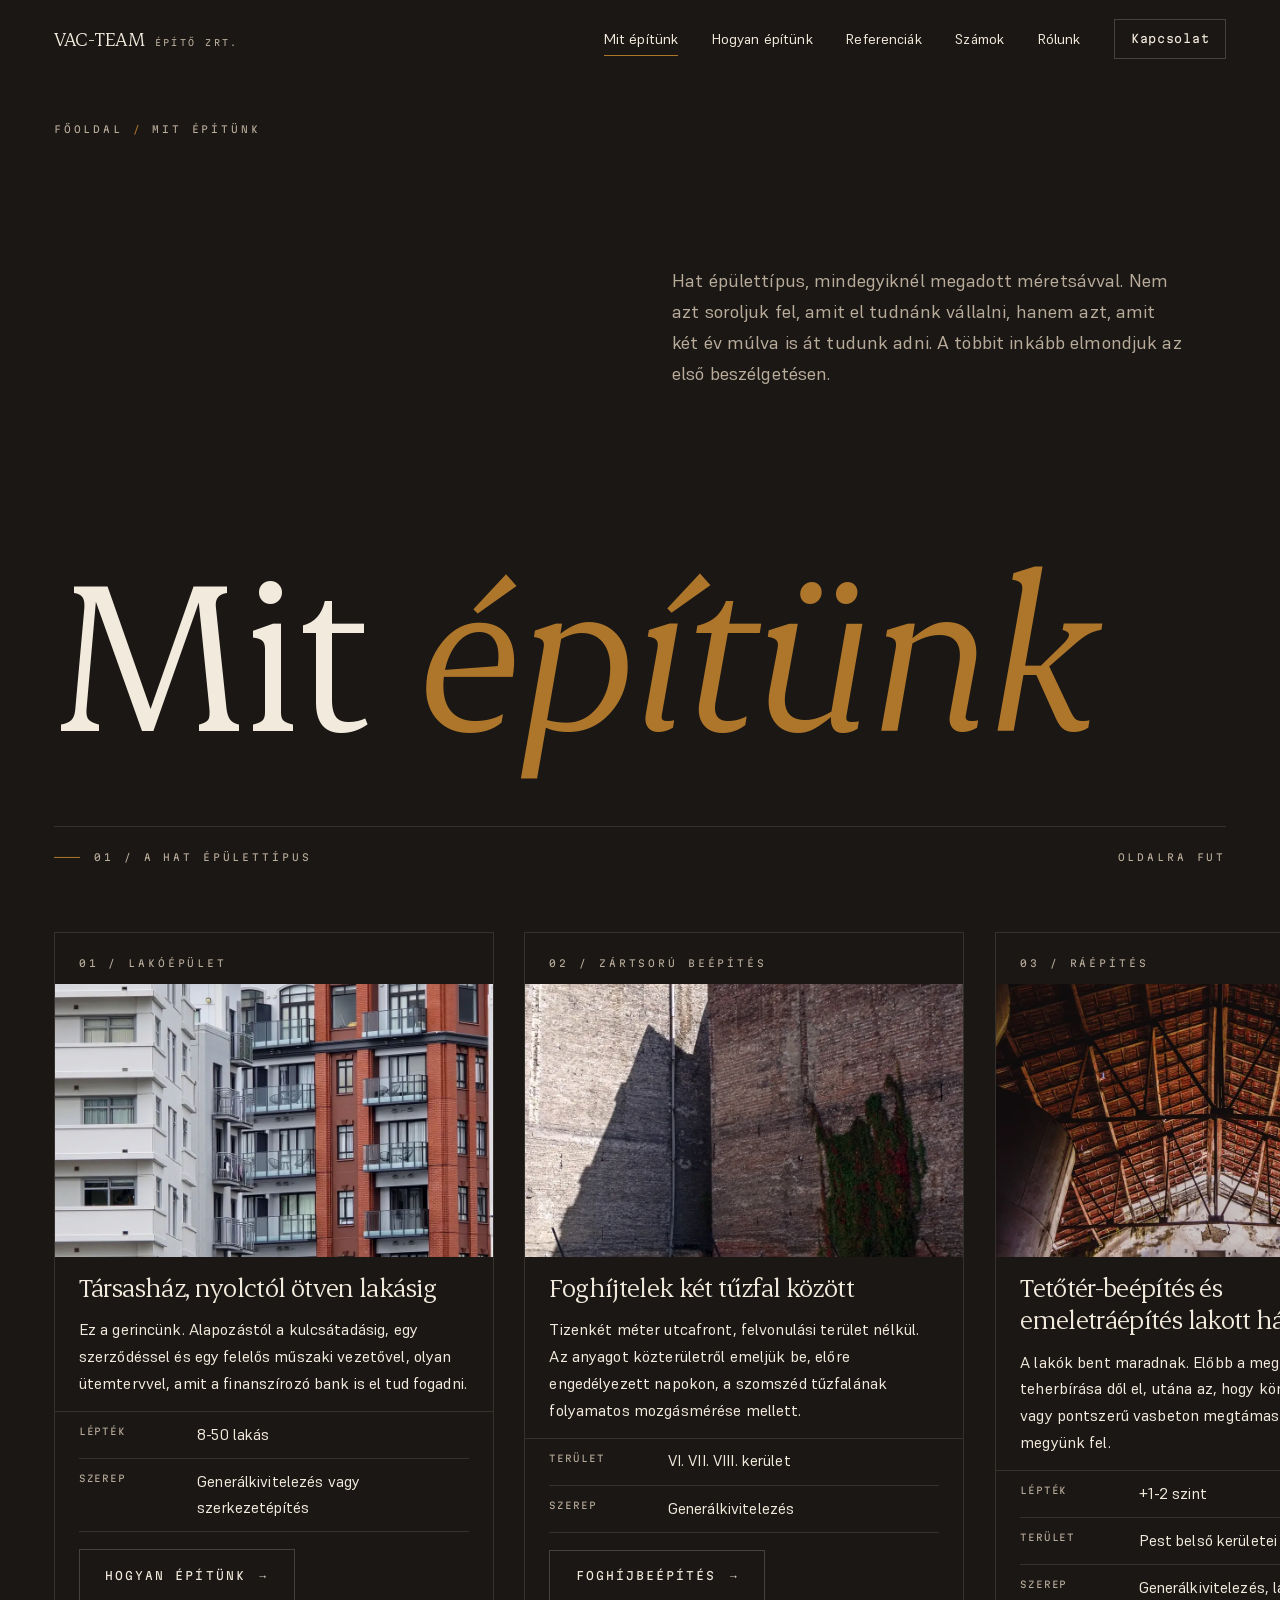
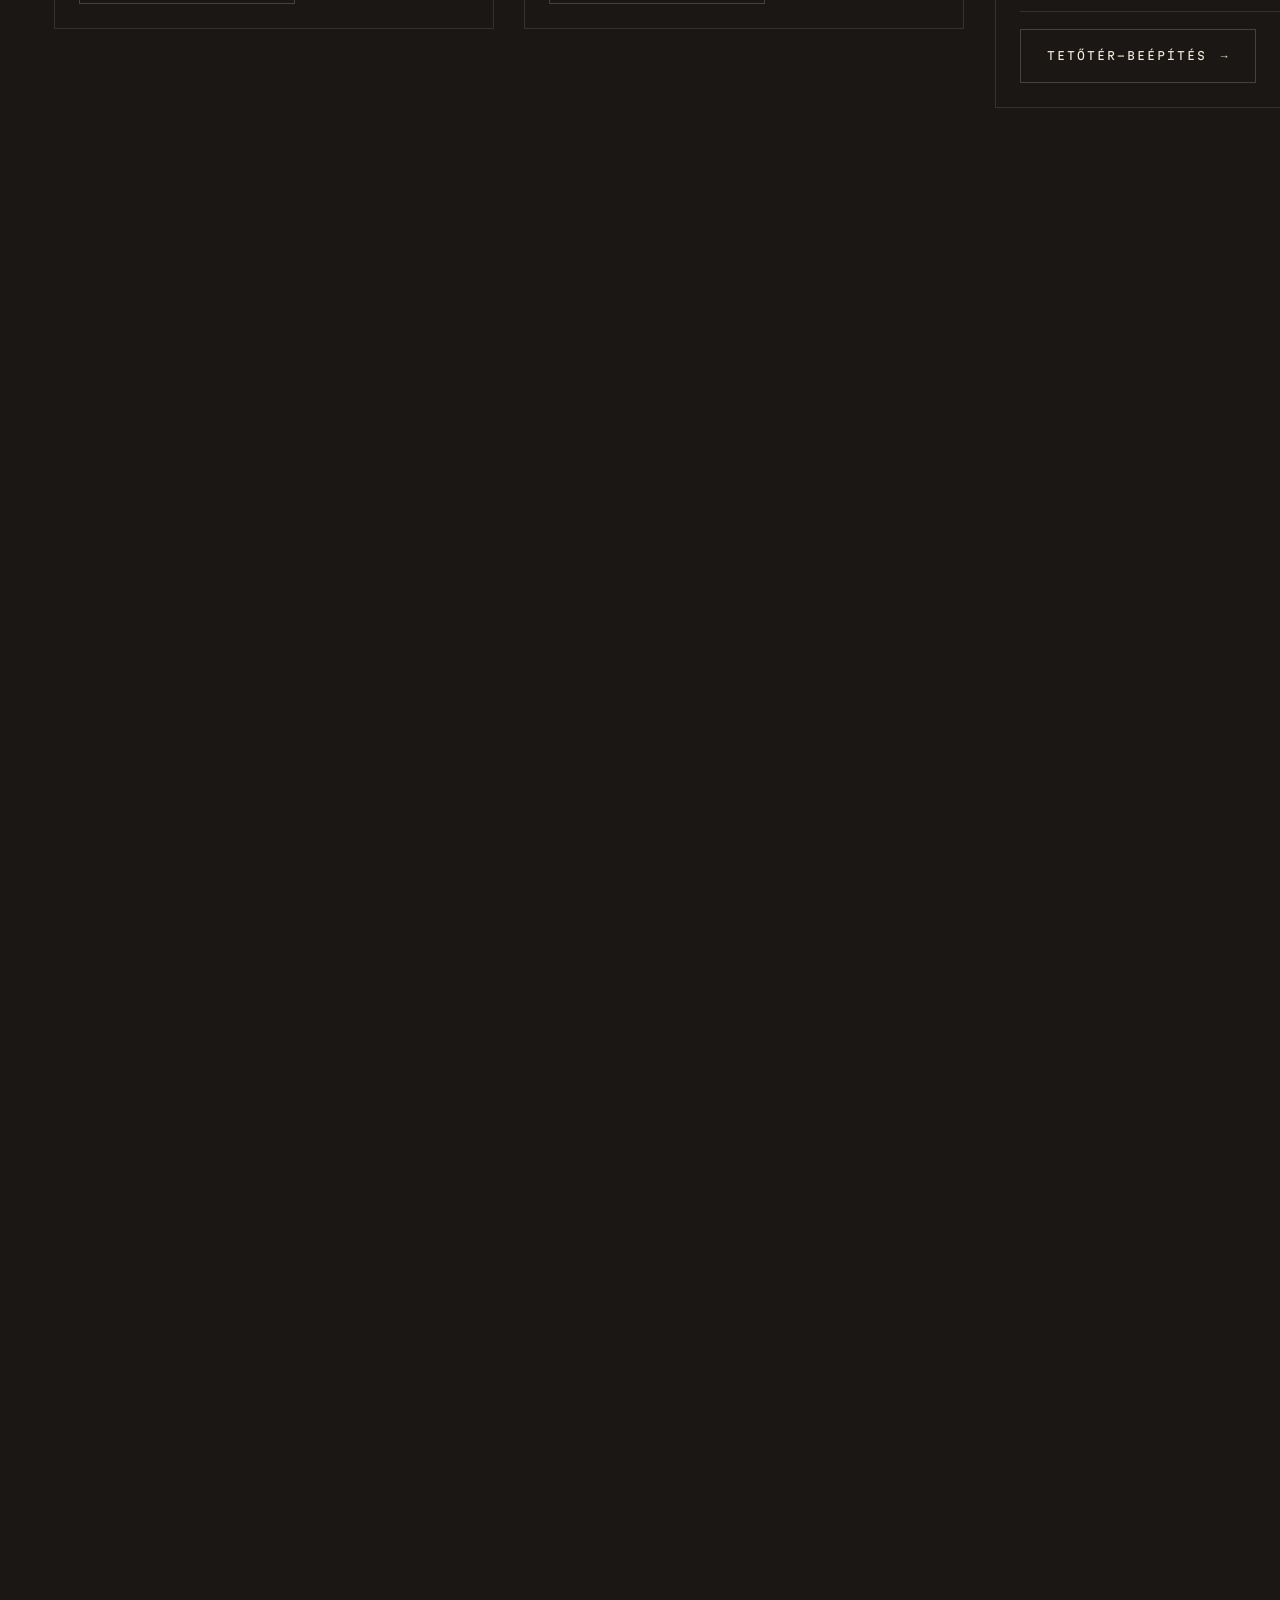
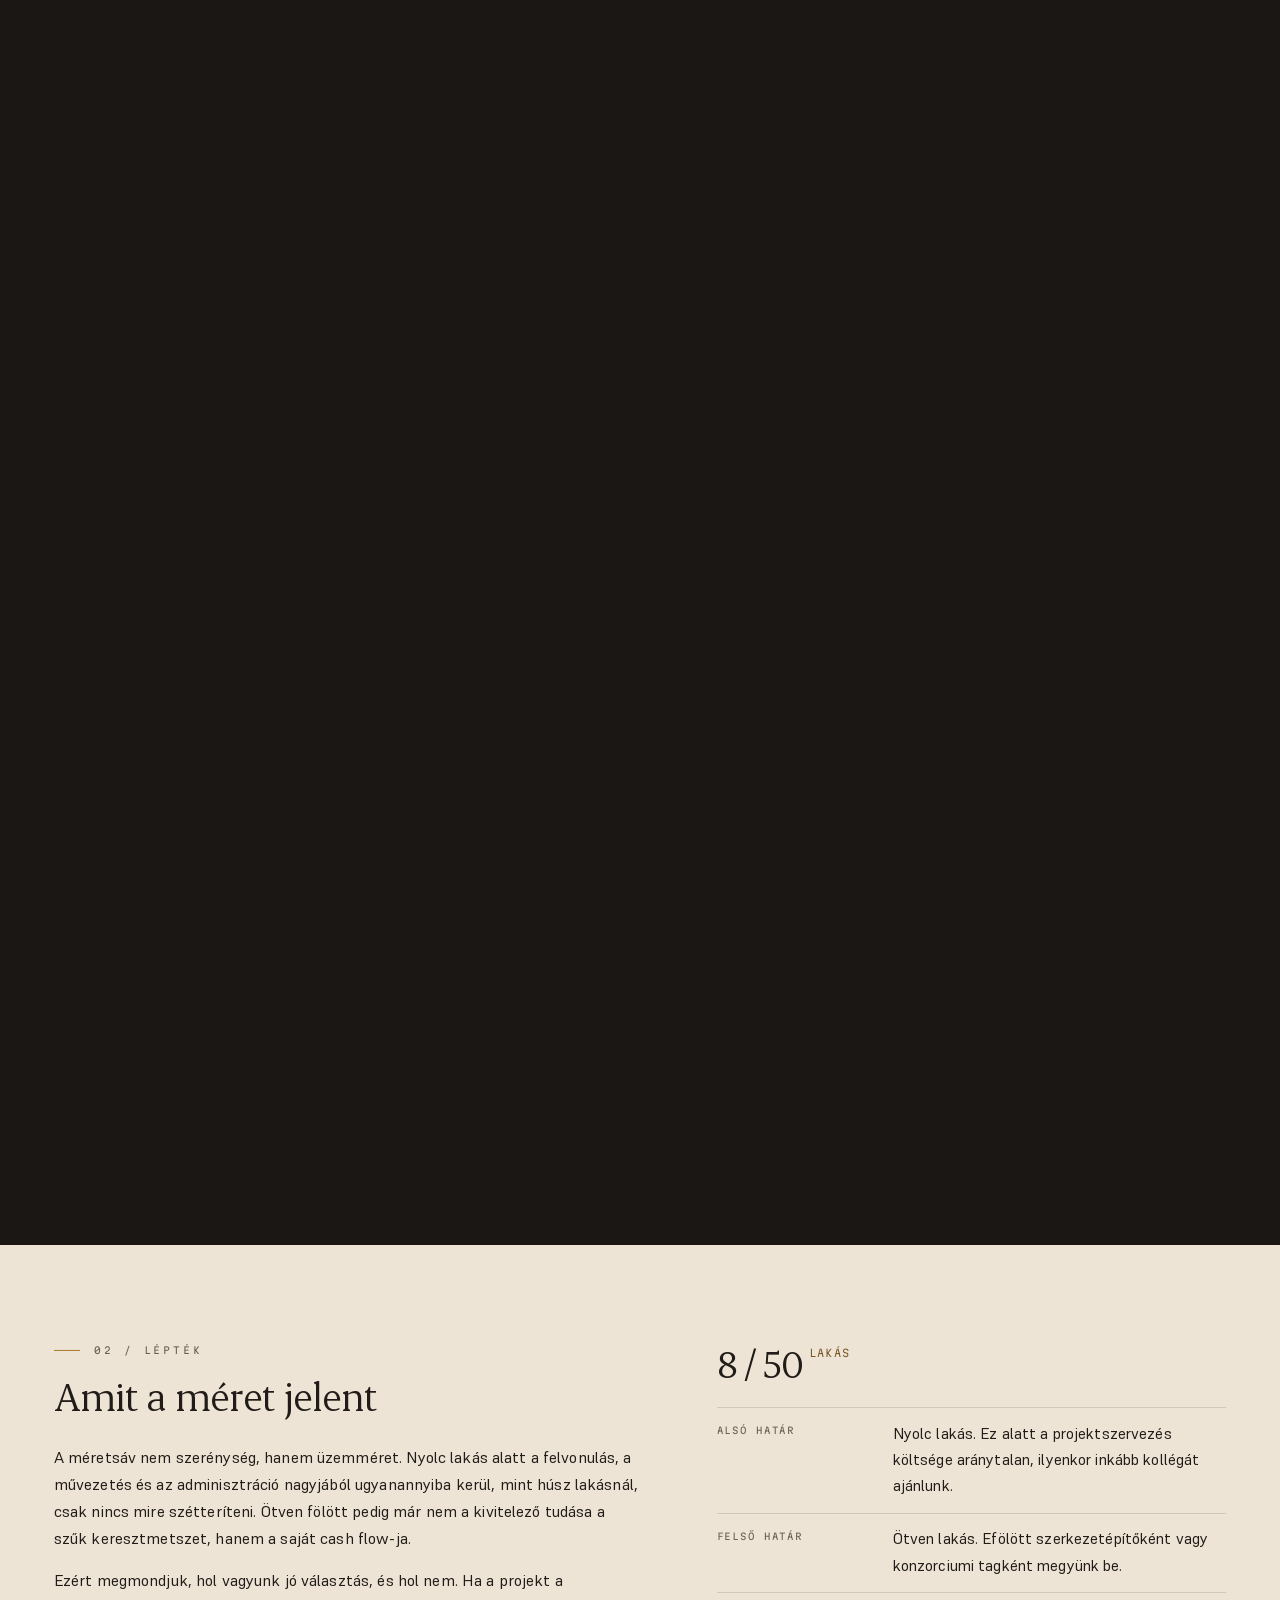
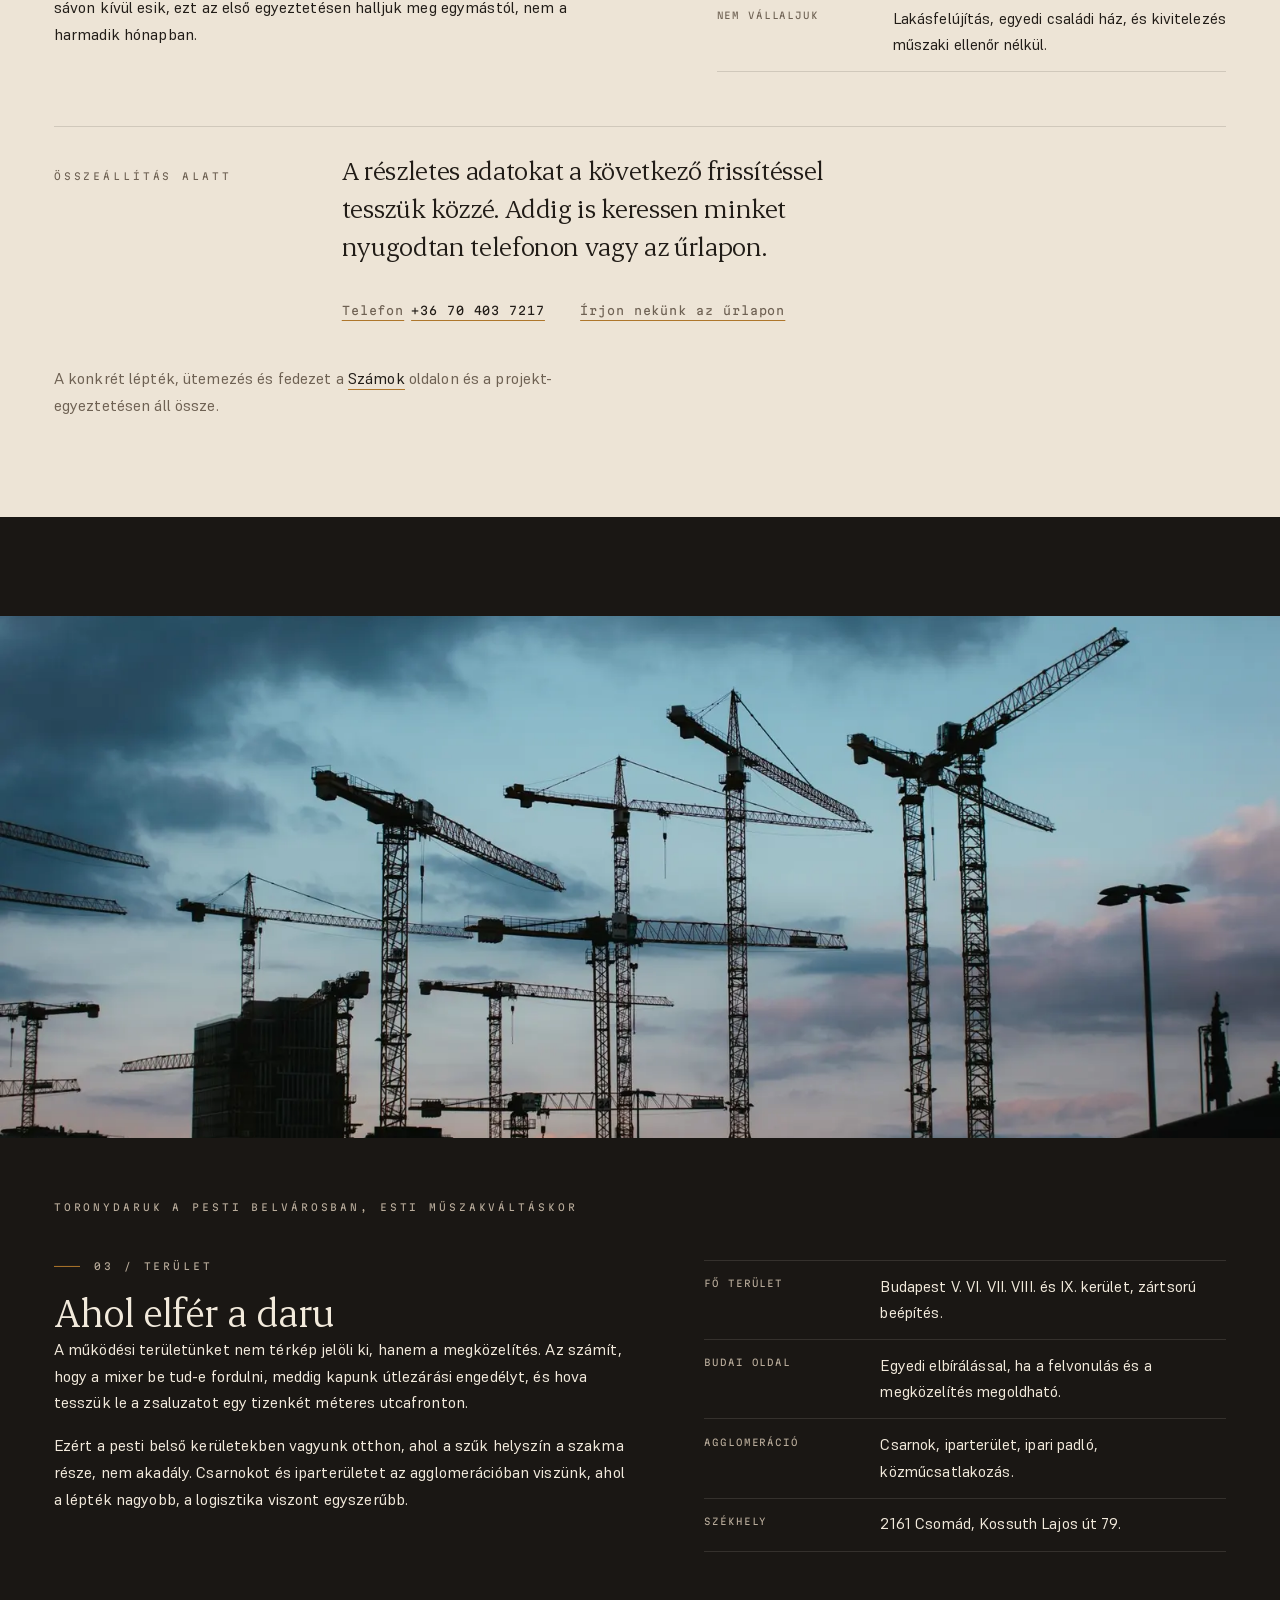
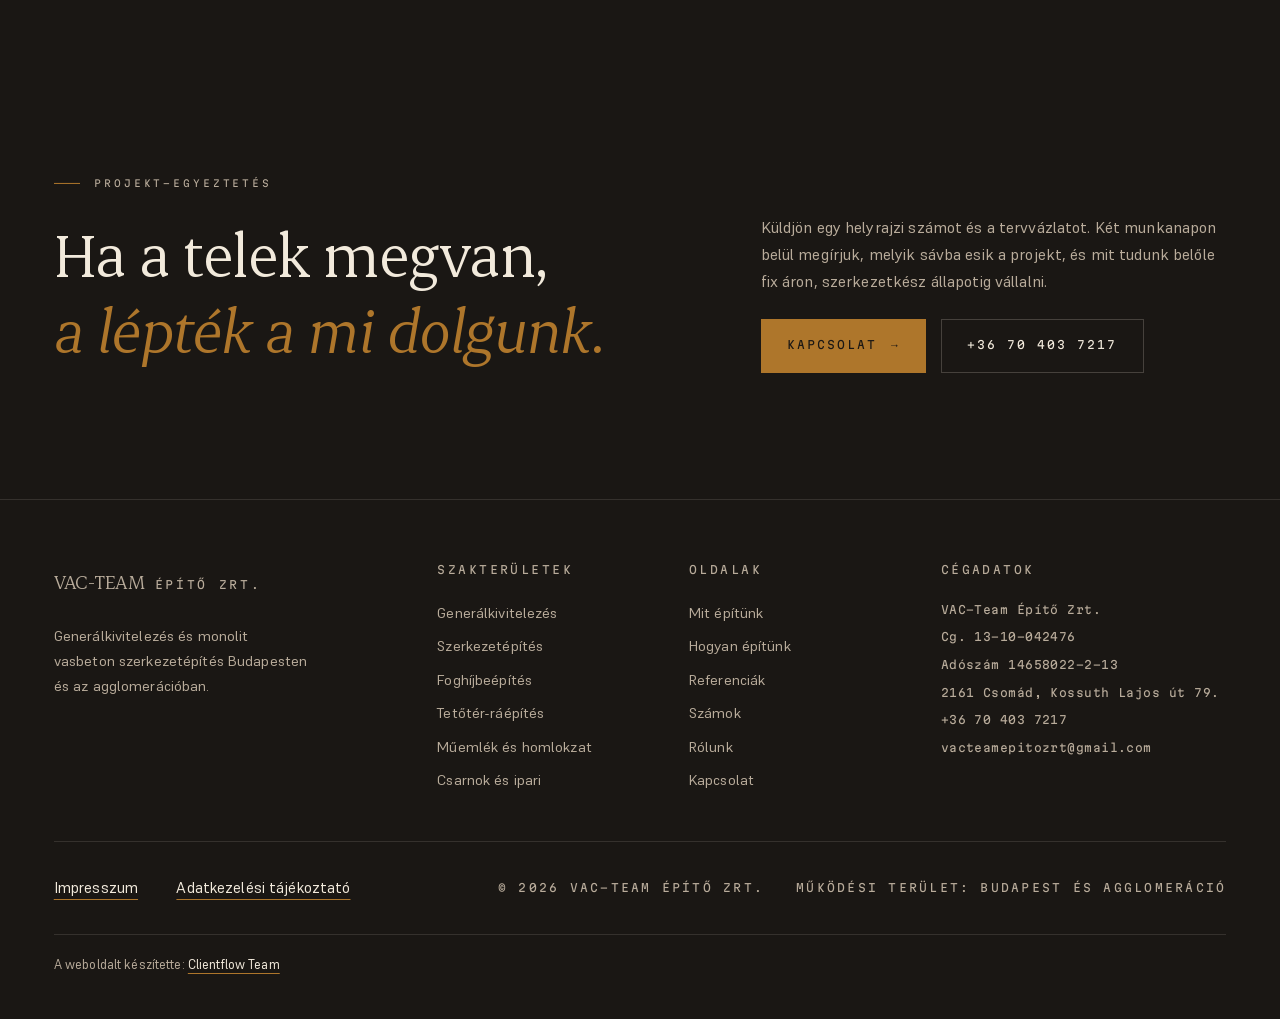
<file: mit-epitunk.html>
<!DOCTYPE html>
<html lang="hu">
<head>
<meta charset="UTF-8">
<meta name="viewport" content="width=device-width, initial-scale=1.0">
<script>document.documentElement.className += ' js';</script>
<title>Társasház, foghíj, tetőtér-beépítés, csarnok · VAC-Team</title>
<meta name="description" content="Társasház, foghíjbeépítés, tetőtér-beépítés és emeletráépítés, műemlék homlokzat-felújítás, irodaház és csarnok, Budapesten és Pest megyében.">
<link rel="canonical" href="https://vacteam.hu/mit-epitunk">
<link rel="alternate" hreflang="hu" href="https://vacteam.hu/mit-epitunk">
<link rel="alternate" hreflang="x-default" href="https://vacteam.hu/mit-epitunk">
<meta property="og:type" content="website">
<meta property="og:site_name" content="VAC-Team Építő Zrt.">
<meta property="og:locale" content="hu_HU">
<meta property="og:title" content="Társasház, foghíj, tetőtér-beépítés, csarnok · VAC-Team Építő Zrt.">
<meta property="og:description" content="Hat épülettípus, mindegyiknél megadott méretsáv. Társasháztól a műemléki homlokzatig és az ipari csarnokig.">
<meta property="og:url" content="https://vacteam.hu/mit-epitunk">
<meta property="og:image" content="https://vacteam.hu/media/og/og-mit-epitunk.jpg">
<meta property="og:image:width" content="1200">
<meta property="og:image:height" content="630">
<meta property="og:image:alt" content="Vasbeton raszterhomlokzat alulnézetből, ismétlődő pillérosztással">
<meta name="twitter:card" content="summary_large_image">
<meta name="twitter:title" content="Társasház, foghíj, tetőtér-beépítés, csarnok · VAC-Team Építő Zrt.">
<meta name="twitter:description" content="Hat épülettípus, mindegyiknél megadott méretsáv. Társasháztól a műemléki homlokzatig és az ipari csarnokig.">
<meta name="twitter:image" content="https://vacteam.hu/media/og/og-mit-epitunk.jpg">
<meta name="theme-color" content="#1A1714">
<link rel="icon" href="favicon.ico" sizes="32x32">
<link rel="icon" type="image/svg+xml" href="media/favicon.svg">
<link rel="apple-touch-icon" href="media/apple-touch-icon.png">
<link rel="manifest" href="site.webmanifest">
<link rel="stylesheet" href="css/style.css?v=20261104a">
<style>
body.p-mit .corr__track{padding-block:clamp(1.25rem,3.5vh,2.6rem);align-items:flex-start}
body.p-mit .corr__p{flex:0 0 min(82vw,440px);gap:.85rem;padding-top:var(--sp-3)}
body.p-mit .corr__p .shot{aspect-ratio:16/10}
body.p-mit .corr__p h3{font-size:var(--t-2);line-height:1.1}
body.p-mit .corr__p .spec>div{grid-template-columns:minmax(0,6.6rem) minmax(0,1fr);gap:.8rem;padding-block:.62rem}
body.p-mit .corr__p .btn{margin-top:.2rem}
body.p-mit .corr__hint{display:flex;justify-content:space-between;align-items:baseline;
  gap:1rem var(--sp-4);flex-wrap:wrap;padding-top:var(--sp-3)}
body.p-mit .corr__note{padding-top:var(--sp-2)}

@media(min-width:701px){
  body.p-mit .phero{min-height:100svh;display:grid;grid-template-columns:minmax(0,1fr);
    grid-template-rows:auto minmax(var(--sp-3),1fr) auto auto auto auto;
    padding-top:calc(var(--nav-h) + clamp(1.5rem,5vh,4rem));padding-bottom:clamp(1.4rem,4vh,3rem)}
  body.p-mit .phero__crumb{grid-row:1;margin-bottom:0}
  body.p-mit .phero__t{grid-row:3;max-width:none;line-height:1.08;white-space:nowrap;
    font-size:min(calc((min(100vw,var(--maxw)) - 2 * var(--gut)) / 4.9),calc((100svh - var(--nav-h)) * .29))}
  body.p-mit .phero__x{grid-row:4;margin-top:clamp(1.2rem,3vh,2.2rem);max-width:52ch}
  body.p-mit .phero__rule{grid-row:5;margin-top:clamp(1.4rem,4vh,3rem)}
  body.p-mit .phero .corr__hint{grid-row:6}
}
@media(min-width:1000px){
  body.p-mit .phero{grid-template-columns:minmax(0,1fr) minmax(0,1fr);column-gap:clamp(2rem,5vw,5rem)}
  body.p-mit .phero__crumb,body.p-mit .phero__t,body.p-mit .phero__rule,
  body.p-mit .phero .corr__hint{grid-column:1/-1}
  body.p-mit .phero__x{grid-row:2;grid-column:2;align-self:center;margin-block:var(--sp-3);max-width:46ch}
}

body.p-mit .mit-size{display:grid;grid-template-columns:minmax(0,1.15fr) minmax(0,1fr);
  gap:var(--sp-4) clamp(2rem,6vw,5rem);align-items:start;margin-bottom:clamp(2.5rem,6vh,4rem)}
body.p-mit .mit-size h2{font-size:var(--t-3);margin-top:var(--sp-2);margin-bottom:var(--sp-3)}
body.p-mit .mit-size p+p{margin-top:var(--sp-2)}
body.p-mit .mit-size .fig{font-size:2.7rem;display:block;margin-bottom:var(--sp-3)}
body.p-mit .mit-foot{margin-top:var(--sp-4);max-width:62ch;color:var(--ink-dark-2)}
body.p-mit .mit-foot a{color:var(--ink-dark);border-bottom:1px solid var(--okker);padding-bottom:1px}
body.p-mit .mit-foot a:hover{color:var(--okker)}

body.p-mit .mit-bleed{height:clamp(300px,58svh,620px);margin-bottom:clamp(2.5rem,7vh,4.5rem)}
body.p-mit .mit-bleed img{position:relative;top:-9%;height:118%}
body.p-mit .mit-geo{display:grid;grid-template-columns:minmax(0,1.1fr) minmax(0,1fr);
  gap:var(--sp-4) clamp(2rem,6vw,5rem);align-items:start;margin-top:clamp(2rem,5vh,3.2rem)}
body.p-mit .mit-geo h2{font-size:var(--t-3);margin-top:var(--sp-2)}
body.p-mit .mit-geo p+p{margin-top:var(--sp-2)}

@media(max-width:880px){
  body.p-mit .mit-size,body.p-mit .mit-geo{grid-template-columns:1fr}
}
@media(max-width:640px){
  body.p-mit .dat tbody tr{grid-template-columns:1fr;gap:.35rem}
  body.p-mit .dat .num{text-align:left}
}
</style>
<script type="application/ld+json">
{
 "@context": "https://schema.org",
 "@graph": [
  {
   "@type": "GeneralContractor",
   "@id": "https://vacteam.hu/#ceg",
   "name": "VAC-Team Építő Zrt.",
   "legalName": "VAC-Team Építő Zártkörűen Működő Részvénytársaság",
   "url": "https://vacteam.hu/",
   "logo": {
    "@type": "ImageObject",
    "@id": "https://vacteam.hu/#logo",
    "url": "https://vacteam.hu/media/logo-512.png",
    "width": 512,
    "height": 512
   },
   "image": "https://vacteam.hu/media/og-kep.jpg",
   "telephone": "+36 70 403 7217",
   "email": "vacteamepitozrt@gmail.com",
   "vatID": "14658022-2-13",
   "taxID": "14658022-2-13",
   "identifier": [
    {
     "@type": "PropertyValue",
     "propertyID": "Cégjegyzékszám",
     "value": "13-10-042476"
    },
    {
     "@type": "PropertyValue",
     "propertyID": "MKIK építőipari kivitelezői névjegyzék, nyilvántartási szám",
     "value": "26B79262"
    }
   ],
   "foundingDate": "2009",
   "address": {
    "@type": "PostalAddress",
    "streetAddress": "Kossuth Lajos út 79.",
    "addressLocality": "Csomád",
    "postalCode": "2161",
    "addressRegion": "Pest vármegye",
    "addressCountry": "HU"
   },
   "areaServed": [
    {
     "@type": "City",
     "name": "Budapest"
    },
    {
     "@type": "AdministrativeArea",
     "name": "Pest megye"
    }
   ],
   "employee": {
    "@type": "Person",
    "name": "Antal-Köz Csaba",
    "jobTitle": "vezérigazgató"
   },
   "knowsAbout": [
    "generálkivitelezés",
    "társasház kivitelezés",
    "monolit vasbeton szerkezetépítés",
    "foghíjbeépítés",
    "tetőtér-beépítés",
    "emeletráépítés",
    "homlokzat-felújítás",
    "műemlék homlokzat-felújítás",
    "csarnoképítés",
    "építőipari projektmenedzsment"
   ],
   "hasOfferCatalog": {
    "@type": "OfferCatalog",
    "name": "Kivitelezési szakterületek",
    "itemListElement": [
     {
      "@type": "Offer",
      "itemOffered": {
       "@type": "Service",
       "name": "Generálkivitelezés",
       "url": "https://vacteam.hu/hogyan-epitunk#general"
      }
     },
     {
      "@type": "Offer",
      "itemOffered": {
       "@type": "Service",
       "name": "Monolit vasbeton szerkezetépítés",
       "url": "https://vacteam.hu/hogyan-epitunk#szerkezet"
      }
     },
     {
      "@type": "Offer",
      "itemOffered": {
       "@type": "Service",
       "name": "Foghíjbeépítés",
       "url": "https://vacteam.hu/foghij"
      }
     },
     {
      "@type": "Offer",
      "itemOffered": {
       "@type": "Service",
       "name": "Tetőtér-beépítés és emeletráépítés",
       "url": "https://vacteam.hu/foghij#tetoter"
      }
     },
     {
      "@type": "Offer",
      "itemOffered": {
       "@type": "Service",
       "name": "Műemlék homlokzat-felújítás",
       "url": "https://vacteam.hu/muemlek"
      }
     },
     {
      "@type": "Offer",
      "itemOffered": {
       "@type": "Service",
       "name": "Csarnok és iparterület",
       "url": "https://vacteam.hu/mit-epitunk#csarnok"
      }
     }
    ]
   }
  },
  {
   "@type": "WebSite",
   "@id": "https://vacteam.hu/#web",
   "url": "https://vacteam.hu/",
   "name": "VAC-Team Építő Zrt.",
   "alternateName": "VAC-Team",
   "inLanguage": "hu",
   "publisher": {
    "@type": "GeneralContractor",
    "@id": "https://vacteam.hu/#ceg",
    "name": "VAC-Team Építő Zrt."
   }
  },
  {
   "@type": "BreadcrumbList",
   "@id": "https://vacteam.hu/mit-epitunk#morzsa",
   "itemListElement": [
    {
     "@type": "ListItem",
     "position": 1,
     "name": "Főoldal",
     "item": "https://vacteam.hu/"
    },
    {
     "@type": "ListItem",
     "position": 2,
     "name": "Mit építünk",
     "item": "https://vacteam.hu/mit-epitunk"
    }
   ]
  },
  {
   "@type": "WebPage",
   "@id": "https://vacteam.hu/mit-epitunk#oldal",
   "url": "https://vacteam.hu/mit-epitunk",
   "name": "Társasház, foghíj, tetőtér-beépítés, csarnok · VAC-Team",
   "description": "Társasház, foghíjbeépítés, tetőtér-beépítés és emeletráépítés, műemlék homlokzat-felújítás, irodaház és csarnok, Budapesten és Pest megyében.",
   "inLanguage": "hu",
   "isPartOf": {
    "@id": "https://vacteam.hu/#web"
   },
   "about": {
    "@type": "GeneralContractor",
    "@id": "https://vacteam.hu/#ceg",
    "name": "VAC-Team Építő Zrt."
   },
   "dateModified": "2026-11-04",
   "breadcrumb": {
    "@id": "https://vacteam.hu/mit-epitunk#morzsa"
   },
   "primaryImageOfPage": {
    "@type": "ImageObject",
    "url": "https://vacteam.hu/media/og/og-mit-epitunk.jpg",
    "width": 1200,
    "height": 630
   }
  },
  {
   "@type": "Service",
   "@id": "https://vacteam.hu/mit-epitunk#szolgaltatas",
   "name": "Generálkivitelezés és szerkezetépítés",
   "url": "https://vacteam.hu/mit-epitunk",
   "provider": {
    "@type": "GeneralContractor",
    "@id": "https://vacteam.hu/#ceg",
    "name": "VAC-Team Építő Zrt."
   },
   "areaServed": [
    {
     "@type": "City",
     "name": "Budapest"
    },
    {
     "@type": "AdministrativeArea",
     "name": "Pest megye"
    }
   ]
  }
 ]
}
</script>
</head>
<body class="p-mit">

<!-- CHROME:NAV:start -->
<a class="skip" href="#tartalom">Ugrás a tartalomra</a>
<nav class="nav">
  <div class="nav__in">
    <a href="./" class="brand"><b>VAC-TEAM</b><span>Építő Zrt.</span></a>
    <div class="nav__links">
      <a href="mit-epitunk" aria-current="page" class="nav__a">Mit építünk</a>
      <a href="hogyan-epitunk" class="nav__a">Hogyan építünk</a>
      <a href="referenciak" class="nav__a">Referenciák</a>
      <a href="szamok" class="nav__a">Számok</a>
      <a href="rolunk" class="nav__a">Rólunk</a>
      <a href="kapcsolat" class="nav__tel">Kapcsolat<b> &middot; +36 70 403 7217</b></a>
    </div>
    <button class="burger" type="button" aria-expanded="false" aria-label="Menü"><i></i><i></i></button>
  </div>
</nav>
<div class="mob">
  <p class="lab">Oldalak</p>
  <a href="./">Főoldal</a>
  <a href="mit-epitunk" aria-current="page">Mit építünk</a>
  <a href="foghij" class="mob__sub">Foghíjbeépítés</a>
  <a href="muemlek" class="mob__sub">Műemlék és homlokzat</a>
  <a href="hogyan-epitunk">Hogyan építünk</a>
  <a href="referenciak">Referenciák</a>
  <a href="szamok">Számok</a>
  <a href="rolunk">Rólunk</a>
  <a href="kapcsolat">Kapcsolat</a>
  <p class="lab">Elérhetőség</p>
  <a href="tel:+36704037217">+36 70 403 7217</a>
</div>
<!-- CHROME:NAV:end -->

<header class="phero phero--mcover wrap" id="tartalom">
  <p class="lab phero__crumb" data-in>
    <a href="./">Főoldal</a><i>/</i><span>Mit építünk</span>
  </p>
  <h1 class="phero__t mask">
    <span class="ln"><span>Mit <em>építünk</em></span></span>
  </h1>
  <p class="phero__x" data-in data-d="1">Hat épülettípus, mindegyiknél megadott méretsávval. Nem azt soroljuk
    fel, amit el tudnánk vállalni, hanem azt, amit két év múlva is át tudunk adni. A többit inkább elmondjuk
    az első beszélgetésen.</p>
  <div class="phero__rule"></div>
  <div class="corr__hint">
    <p class="lab lab-rule" data-in data-d="2">01 / A hat épülettípus</p>
    <p class="lab" data-in data-d="3">Oldalra fut</p>
  </div>
</header>

<section class="corr" data-corridor aria-labelledby="tipusok-cim">
  <h2 class="sr-only" id="tipusok-cim">Hat épülettípus</h2>
  <div class="corr__track" data-corridor-track>

    <article class="corr__p">
      <p class="lab">01 / Lakóépület</p>
      <figure class="shot">
        <img width="1600" height="2134" src="media/projektek/p1.webp" srcset="media/projektek/p1-t.webp 1000w, media/projektek/p1.webp 1600w" sizes="(max-width:860px) 92vw, 46vw" alt="Modern belvárosi lakóépület zártsorú beépítésben, a szomszédos házak közé illesztve">
      </figure>
      <h3>Társasház, nyolctól ötven lakásig</h3>
      <p>Ez a gerincünk. Alapozástól a kulcsátadásig, egy szerződéssel és egy felelős műszaki vezetővel,
        olyan ütemtervvel, amit a finanszírozó bank is el tud fogadni.</p>
      <dl class="spec">
        <div><dt>Lépték</dt><dd>8-50 lakás</dd></div>
        <div><dt>Szerep</dt><dd>Generálkivitelezés vagy szerkezetépítés</dd></div>
      </dl>
      <p><a class="btn" href="hogyan-epitunk">Hogyan építünk <i>&rarr;</i></a></p>
    </article>

    <article class="corr__p">
      <p class="lab">02 / Zártsorú beépítés</p>
      <figure class="shot">
        <img width="1600" height="1200" src="media/szolgaltatasok/foghij-tuzfal.webp" srcset="media/szolgaltatasok/foghij-tuzfal-t.webp 1000w, media/szolgaltatasok/foghij-tuzfal.webp 1600w" sizes="(max-width:860px) 92vw, 46vw" alt="Budapesti tégla tűzfalak egy üresen álló foghíjtelek két oldalán">
      </figure>
      <h3>Foghíjtelek két tűzfal között</h3>
      <p>Tizenkét méter utcafront, felvonulási terület nélkül. Az anyagot közterületről emeljük be, előre
        engedélyezett napokon, a szomszéd tűzfalának folyamatos mozgásmérése mellett.</p>
      <dl class="spec">
        <div><dt>Terület</dt><dd>VI. VII. VIII. kerület</dd></div>
        <div><dt>Szerep</dt><dd>Generálkivitelezés</dd></div>
      </dl>
      <p><a class="btn" href="foghij">Foghíjbeépítés <i>&rarr;</i></a></p>
    </article>

    <article class="corr__p">
      <p class="lab">03 / Ráépítés</p>
      <figure class="shot">
        <img width="1600" height="1064" src="media/projektek/p2.webp" srcset="media/projektek/p2-t.webp 1000w, media/projektek/p2.webp 1600w" sizes="(max-width:860px) 92vw, 46vw" alt="Régi fedélszék belülről, ácsolt szarufákkal a beépítés előtt">
      </figure>
      <h3>Tetőtér-beépítés és emeletráépítés lakott ház fölé</h3>
      <p>A lakók bent maradnak. Előbb a meglévő födém teherbírása dől el, utána az, hogy könnyűszerkezettel
        vagy pontszerű vasbeton megtámasztással megyünk fel.</p>
      <dl class="spec">
        <div><dt>Lépték</dt><dd>+1-2 szint</dd></div>
        <div><dt>Terület</dt><dd>Pest belső kerületei</dd></div>
        <div><dt>Szerep</dt><dd>Generálkivitelezés, lakott házban</dd></div>
      </dl>
      <p><a class="btn" href="foghij#tetoter">Tetőtér-beépítés <i>&rarr;</i></a></p>
    </article>

    <article class="corr__p">
      <p class="lab">04 / Örökségvédelem</p>
      <figure class="shot">
        <img width="1600" height="2400" src="media/szolgaltatasok/homlokzat-klasszikus.webp" srcset="media/szolgaltatasok/homlokzat-klasszikus-t.webp 1000w, media/szolgaltatasok/homlokzat-klasszikus.webp 1600w" sizes="(max-width:860px) 92vw, 46vw" alt="Neoklasszicista homlokzat szobrokkal és tagozott párkányokkal">
      </figure>
      <h3>Műemléki homlokzat felújítása és helyreállítása</h3>
      <p>Restaurátori kutatással kezdünk, és csak azután árazunk, hogy tudjuk, mi van a vakolat alatt. Az
        1838-as árvíz utáni falszövet minden házban másképp viselkedik.</p>
      <dl class="spec">
        <div><dt>Terület</dt><dd>V. VI. VII. VIII. kerület</dd></div>
        <div><dt>Szerep</dt><dd>Generálkivitelezés, örökségvédelmi engedéllyel</dd></div>
      </dl>
      <p><a class="btn" href="muemlek">Műemlék és homlokzat <i>&rarr;</i></a></p>
    </article>

    <article class="corr__p">
      <p class="lab">05 / Irodaház</p>
      <figure class="shot">
        <img width="1600" height="1066" src="media/projektek/p4.webp" srcset="media/projektek/p4-t.webp 1000w, media/projektek/p4.webp 1600w" sizes="(max-width:860px) 92vw, 46vw" alt="Vasbeton raszterhomlokzat alulnézetből, ismétlődő pillérosztással">
      </figure>
      <h3>Irodaház és vegyes funkció</h3>
      <p>Raszteres vasbeton váz, nagy fesztávok, a gépészetnek előre kiosztott áttörésekkel. A bérbeadási
        ütemhez igazított, szakaszos birtokbaadást is vállalunk.</p>
      <dl class="spec">
        <div><dt>Terület</dt><dd>Budapest</dd></div>
        <div><dt>Szerep</dt><dd>Szerkezetépítés vagy generálkivitelezés</dd></div>
      </dl>
      <p><a class="btn" href="hogyan-epitunk#szerkezet">Szerkezetépítés <i>&rarr;</i></a></p>
    </article>

    <article class="corr__p" id="csarnok">
      <p class="lab">06 / Ipari</p>
      <figure class="shot">
        <img width="1600" height="2844" src="media/szolgaltatasok/csarnok.webp" srcset="media/szolgaltatasok/csarnok-t.webp 1000w, media/szolgaltatasok/csarnok.webp 1600w" sizes="(max-width:860px) 92vw, 46vw" alt="Ipari csarnok acél vázszerkezete a szerelés fázisában">
      </figure>
      <h3>Csarnok és iparterület</h3>
      <p>Alapozástól a technológiai fogadószintig: vázszerkezet, ipari padló, csatlakozó közmű. A gépsor
        beszállítójának ütemtervéhez igazodunk, nem fordítva.</p>
      <dl class="spec">
        <div><dt>Terület</dt><dd>Agglomeráció</dd></div>
        <div><dt>Szerep</dt><dd>Generálkivitelezés</dd></div>
      </dl>
      <p><a class="btn" href="hogyan-epitunk#general">Generálkivitelezés <i>&rarr;</i></a></p>
    </article>

  </div>
</section>

<section class="sect light">
  <div class="wrap">
    <div class="mit-size">
      <div>
        <p class="lab lab-rule" data-in>02 / Lépték</p>
        <h2 data-in data-d="1">Amit a méret jelent</h2>
        <p data-in data-d="2">A méretsáv nem szerénység, hanem üzemméret. Nyolc lakás alatt a felvonulás, a
          művezetés és az adminisztráció nagyjából ugyanannyiba kerül, mint húsz lakásnál, csak nincs mire
          szétteríteni. Ötven fölött pedig már nem a kivitelező tudása a szűk keresztmetszet, hanem a saját
          cash flow-ja.</p>
        <p data-in data-d="3">Ezért megmondjuk, hol vagyunk jó választás, és hol nem. Ha a projekt a sávon
          kívül esik, ezt az első egyeztetésen halljuk meg egymástól, nem a harmadik hónapban.</p>
      </div>
      <div data-in data-d="2">
        <span class="fig">8&thinsp;/&thinsp;50<span class="fig__unit">lakás</span></span>
        <dl class="spec">
          <div><dt>Alsó határ</dt><dd>Nyolc lakás. Ez alatt a projektszervezés költsége aránytalan, ilyenkor
            inkább kollégát ajánlunk.</dd></div>
          <div><dt>Felső határ</dt><dd>Ötven lakás. Efölött szerkezetépítőként vagy konzorciumi tagként
            megyünk be.</dd></div>
          <div><dt>Nem vállaljuk</dt><dd>Lakásfelújítás, egyedi családi ház, és kivitelezés műszaki ellenőr
            nélkül.</dd></div>
        </dl>
      </div>
    </div>

    <div class="soon mit-soon" data-in>
      <p class="lab lab--ok">Összeállítás alatt</p>
      <div>
        <p class="soon__t">A részletes adatokat a következő frissítéssel tesszük közzé. Addig is keressen minket nyugodtan telefonon vagy az űrlapon.</p>
        <p class="soon__ways"><a href="tel:+36704037217">Telefon<b>+36 70 403 7217</b></a><a href="kapcsolat#k-form">Írjon nekünk az űrlapon</a></p>
      </div>
    </div>

    <p class="mit-foot" data-in data-d="1">A konkrét lépték, ütemezés és fedezet a
      <a href="szamok">Számok</a> oldalon és a projekt-egyeztetésen áll össze.</p>
  </div>
</section>

<section class="sect">
  <figure class="shot shot--full mit-bleed">
    <img width="1600" height="1066" src="media/szolgaltatasok/daru-belvaros.webp" alt="Két toronydaru egy belvárosi építkezés fölött, alkonyati fényben" loading="lazy" data-par="0.06">
  </figure>

  <div class="wrap">
    <p class="lab" data-in>Toronydaruk a pesti belvárosban, esti műszakváltáskor</p>
    <div class="mit-geo">
      <div>
        <p class="lab lab-rule" data-in>03 / Terület</p>
        <h2 data-in data-d="1">Ahol elfér a daru</h2>
        <p data-in data-d="2">A működési területünket nem térkép jelöli ki, hanem a megközelítés. Az számít,
          hogy a mixer be tud-e fordulni, meddig kapunk útlezárási engedélyt, és hova tesszük le a zsaluzatot
          egy tizenkét méteres utcafronton.</p>
        <p data-in data-d="3">Ezért a pesti belső kerületekben vagyunk otthon, ahol a szűk helyszín a szakma
          része, nem akadály. Csarnokot és iparterületet az agglomerációban viszünk, ahol a lépték nagyobb,
          a logisztika viszont egyszerűbb.</p>
      </div>
      <dl class="spec" data-in data-d="2">
        <div><dt>Fő terület</dt><dd>Budapest V. VI. VII. VIII. és IX. kerület, zártsorú beépítés.</dd></div>
        <div><dt>Budai oldal</dt><dd>Egyedi elbírálással, ha a felvonulás és a megközelítés megoldható.</dd></div>
        <div><dt>Agglomeráció</dt><dd>Csarnok, iparterület, ipari padló, közműcsatlakozás.</dd></div>
        <div><dt>Székhely</dt><dd>2161 Csomád, Kossuth Lajos út 79.</dd></div>
      </dl>
    </div>
  </div>
</section>

<section class="sect wrap s-cta">
  <p class="lab lab-rule" data-in>Projekt-egyeztetés</p>
  <div class="s-cta__row">
  <h2 class="s-cta__t mask">
    <span class="ln"><span>Ha a telek megvan,</span></span>
    <span class="ln"><span><em>a lépték a mi dolgunk.</em></span></span>
  </h2>
  <div>
  <p class="s-cta__x" data-in data-d="1">Küldjön egy helyrajzi számot és a tervvázlatot. Két munkanapon belül
    megírjuk, melyik sávba esik a projekt, és mit tudunk belőle fix áron, szerkezetkész állapotig vállalni.</p>
  <div class="hero__cta" data-in data-d="2">
    <a class="btn btn--solid" href="kapcsolat">Kapcsolat <i>&rarr;</i></a>
    <a class="btn" href="tel:+36704037217">+36 70 403 7217</a>
  </div>
  </div>
  </div>
</section>

<!-- CHROME:FOOTER:start -->
<footer class="foot">
  <div class="wrap">
    <div class="foot__grid">
      <div class="foot__col">
        <a href="./" class="brand"><b>VAC-TEAM</b><span>Építő Zrt.</span></a>
        <p class="muted foot__about">Generálkivitelezés és monolit vasbeton
          szerkezetépítés Budapesten és az agglomerációban.</p>
      </div>
      <div class="foot__col">
        <h2 class="foot__h">Szakterületek</h2>
        <a href="hogyan-epitunk#general">Generálkivitelezés</a>
        <a href="hogyan-epitunk#szerkezet">Szerkezetépítés</a>
        <a href="foghij">Foghíjbeépítés</a>
        <a href="foghij#tetoter">Tetőtér-ráépítés</a>
        <a href="muemlek">Műemlék és homlokzat</a>
        <a href="mit-epitunk#csarnok">Csarnok és ipari</a>
      </div>
      <div class="foot__col">
        <h2 class="foot__h">Oldalak</h2>
        <a href="mit-epitunk">Mit építünk</a>
        <a href="hogyan-epitunk">Hogyan építünk</a>
        <a href="referenciak">Referenciák</a>
        <a href="szamok">Számok</a>
        <a href="rolunk">Rólunk</a>
        <a href="kapcsolat">Kapcsolat</a>
      </div>
      <div class="foot__col">
        <h2 class="foot__h">Cégadatok</h2>
        <span class="foot__mono">VAC-Team Építő Zrt.</span>
        <span class="foot__mono">Cg. 13-10-042476</span>
        <span class="foot__mono">Adószám 14658022-2-13</span>
        <span class="foot__mono">2161 Csomád, Kossuth Lajos út 79.</span>
        <a class="foot__mono" href="tel:+36704037217">+36 70 403 7217</a>
        <a class="foot__mono" href="mailto:vacteamepitozrt@gmail.com">vacteamepitozrt@gmail.com</a>
      </div>
    </div>
    <div class="foot__bar">
      <nav class="foot__legals" aria-label="Jogi tájékoztatók">
        <a class="foot__legal" href="impresszum">Impresszum</a>
        <a class="foot__legal" href="adatvedelem">Adatkezelési tájékoztató</a>
      </nav>
      <p class="foot__copy">
        <span class="lab">© 2026 VAC-Team Építő Zrt.</span>
        <span class="lab">Működési terület: Budapest és agglomeráció</span>
      </p>
      <p class="foot__made">A weboldalt készítette: <a href="https://clientflow.team" rel="noopener" target="_blank">Clientflow Team</a></p>
    </div>
  </div>
</footer>
<!-- CHROME:FOOTER:end -->

<script src="js/vendor/gsap.min.js" defer></script>
<script src="js/vendor/ScrollTrigger.min.js" defer></script>
<script src="js/vendor/lenis.min.js" defer></script>
<script src="js/app.js?v=20261104a" defer></script>
</body>
</html>
</file>
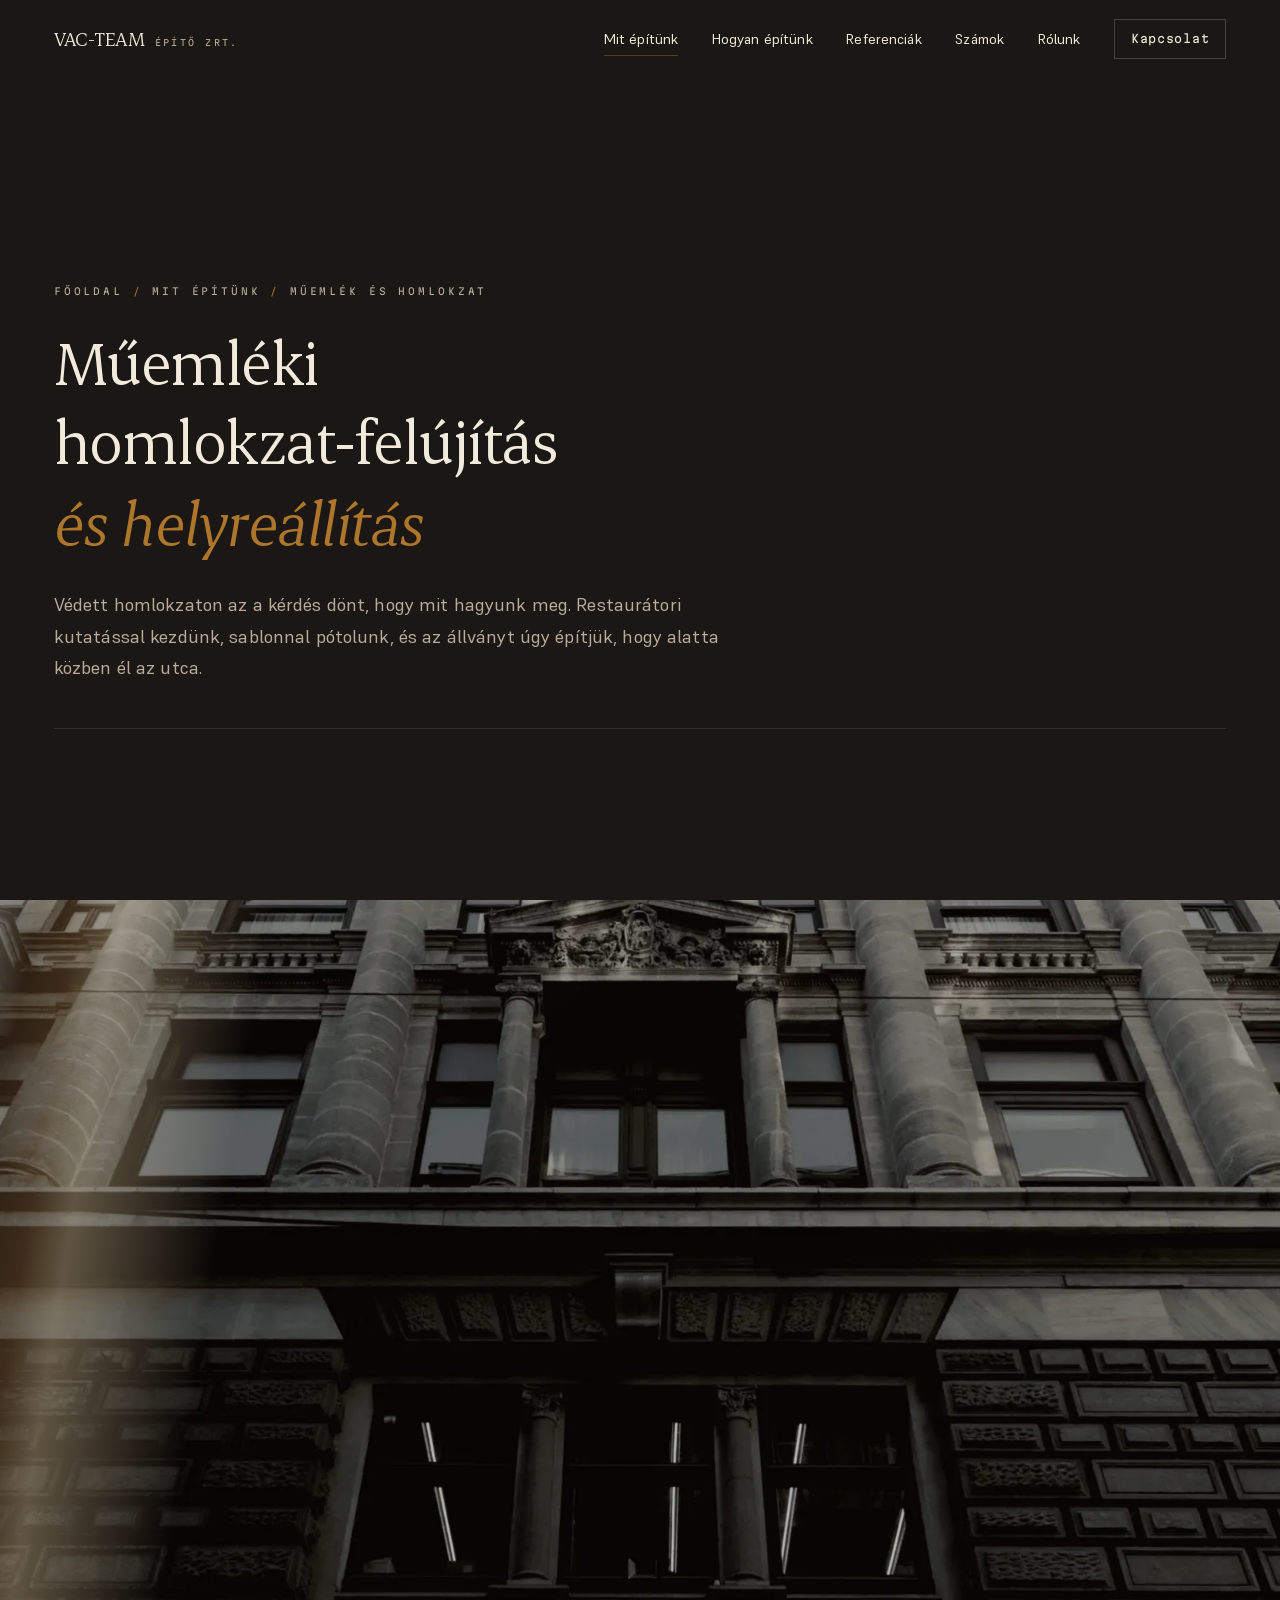
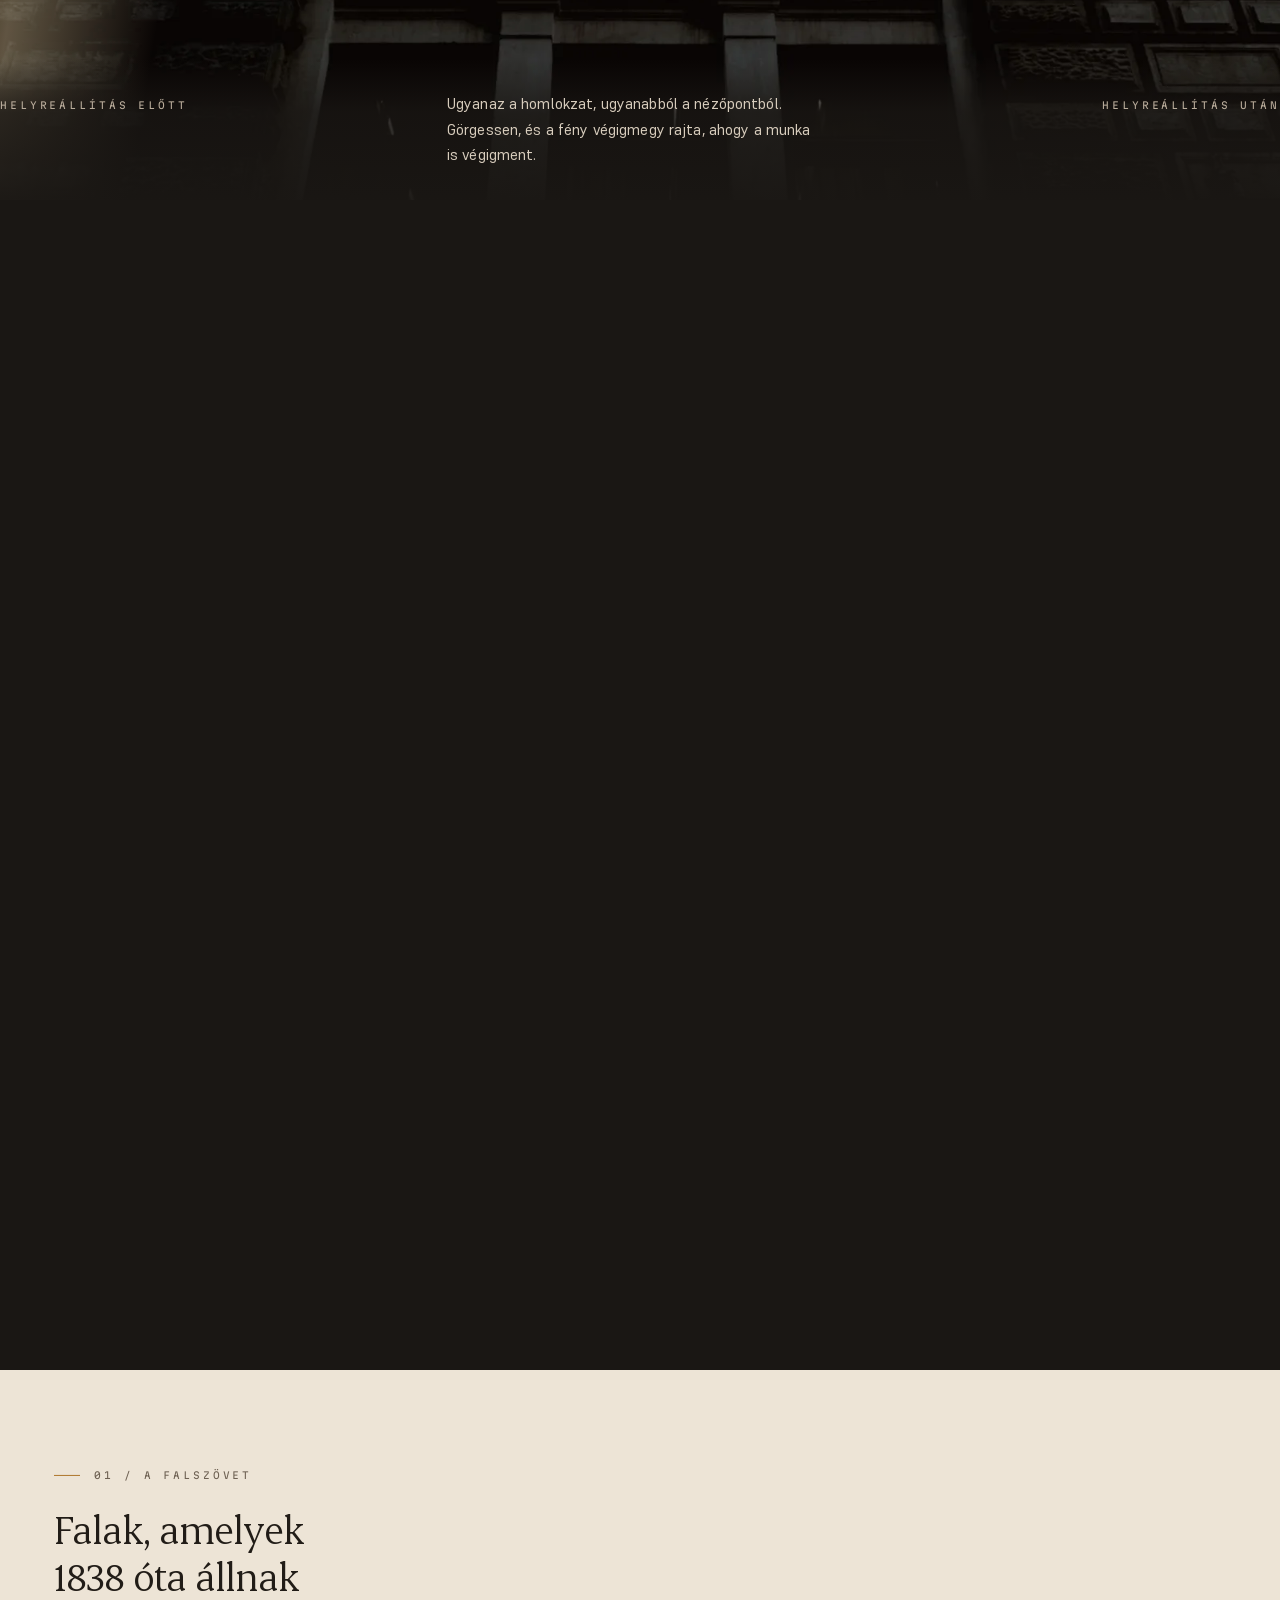
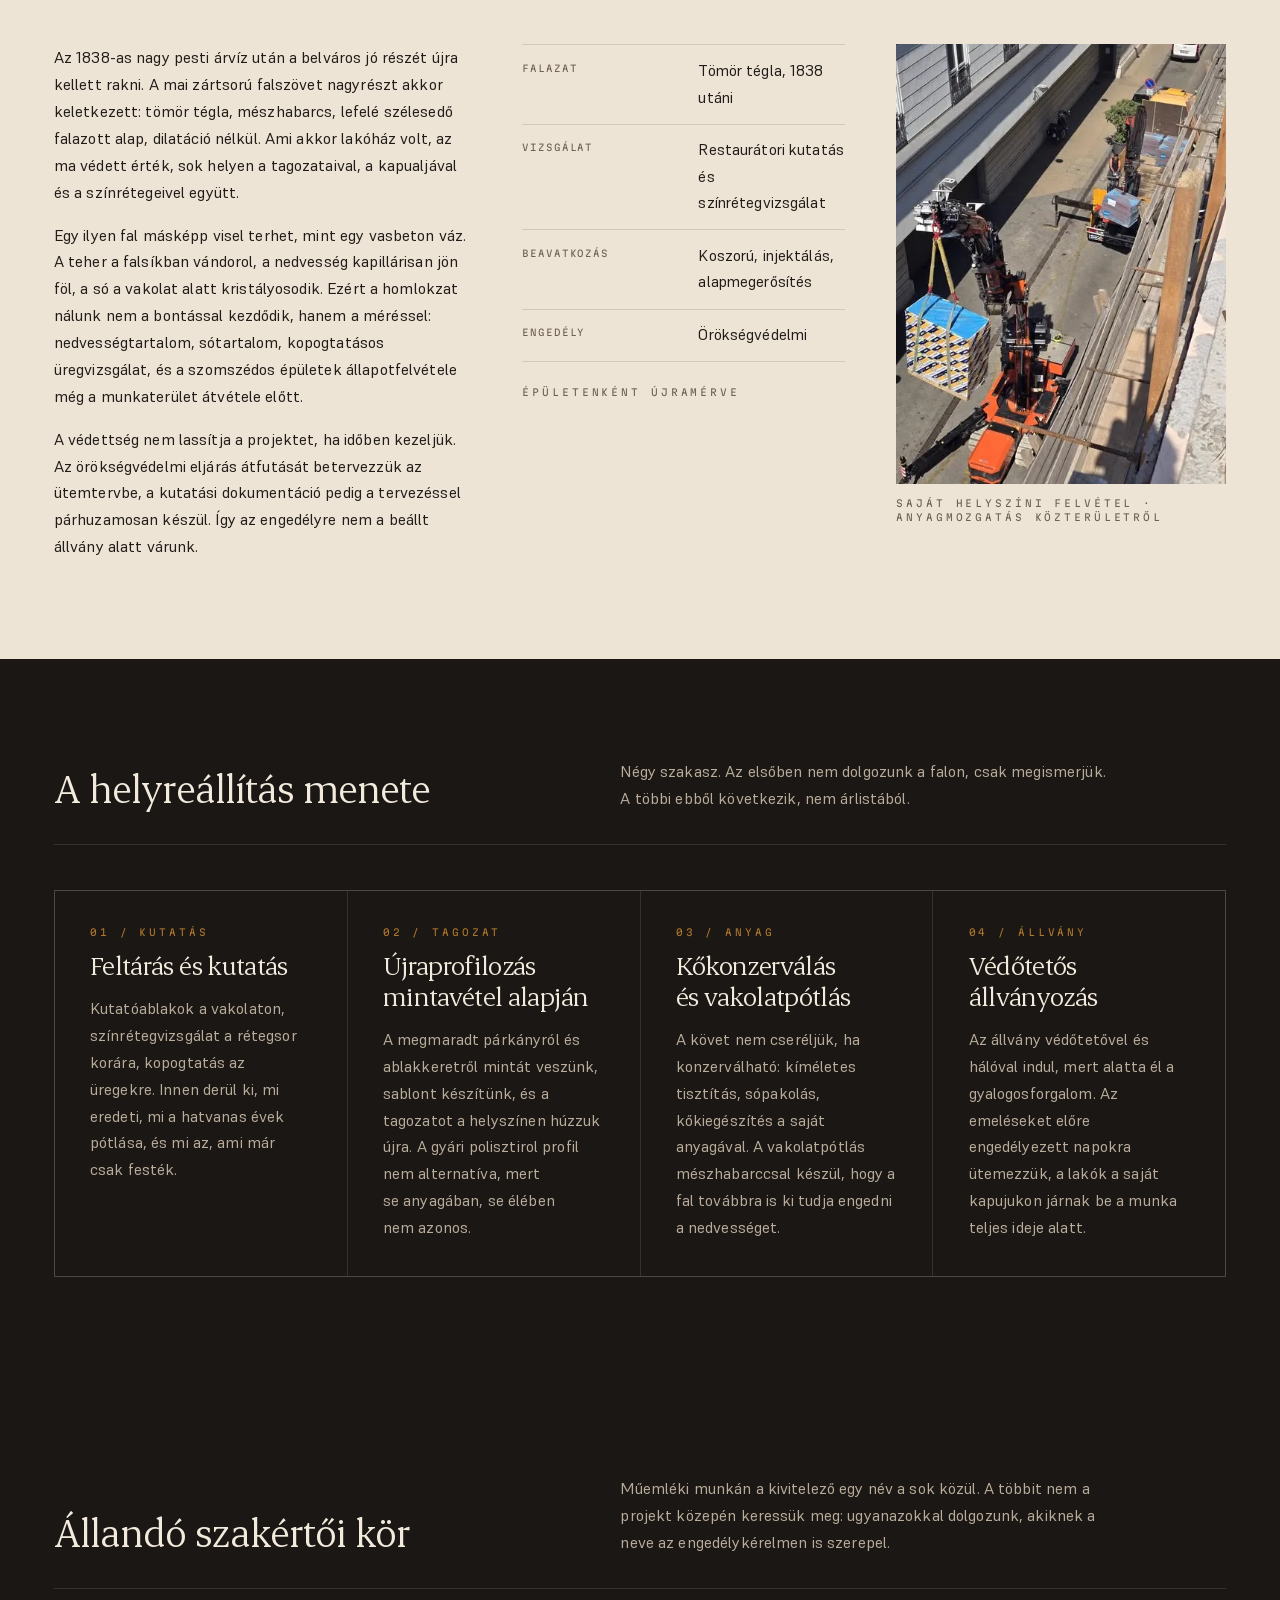
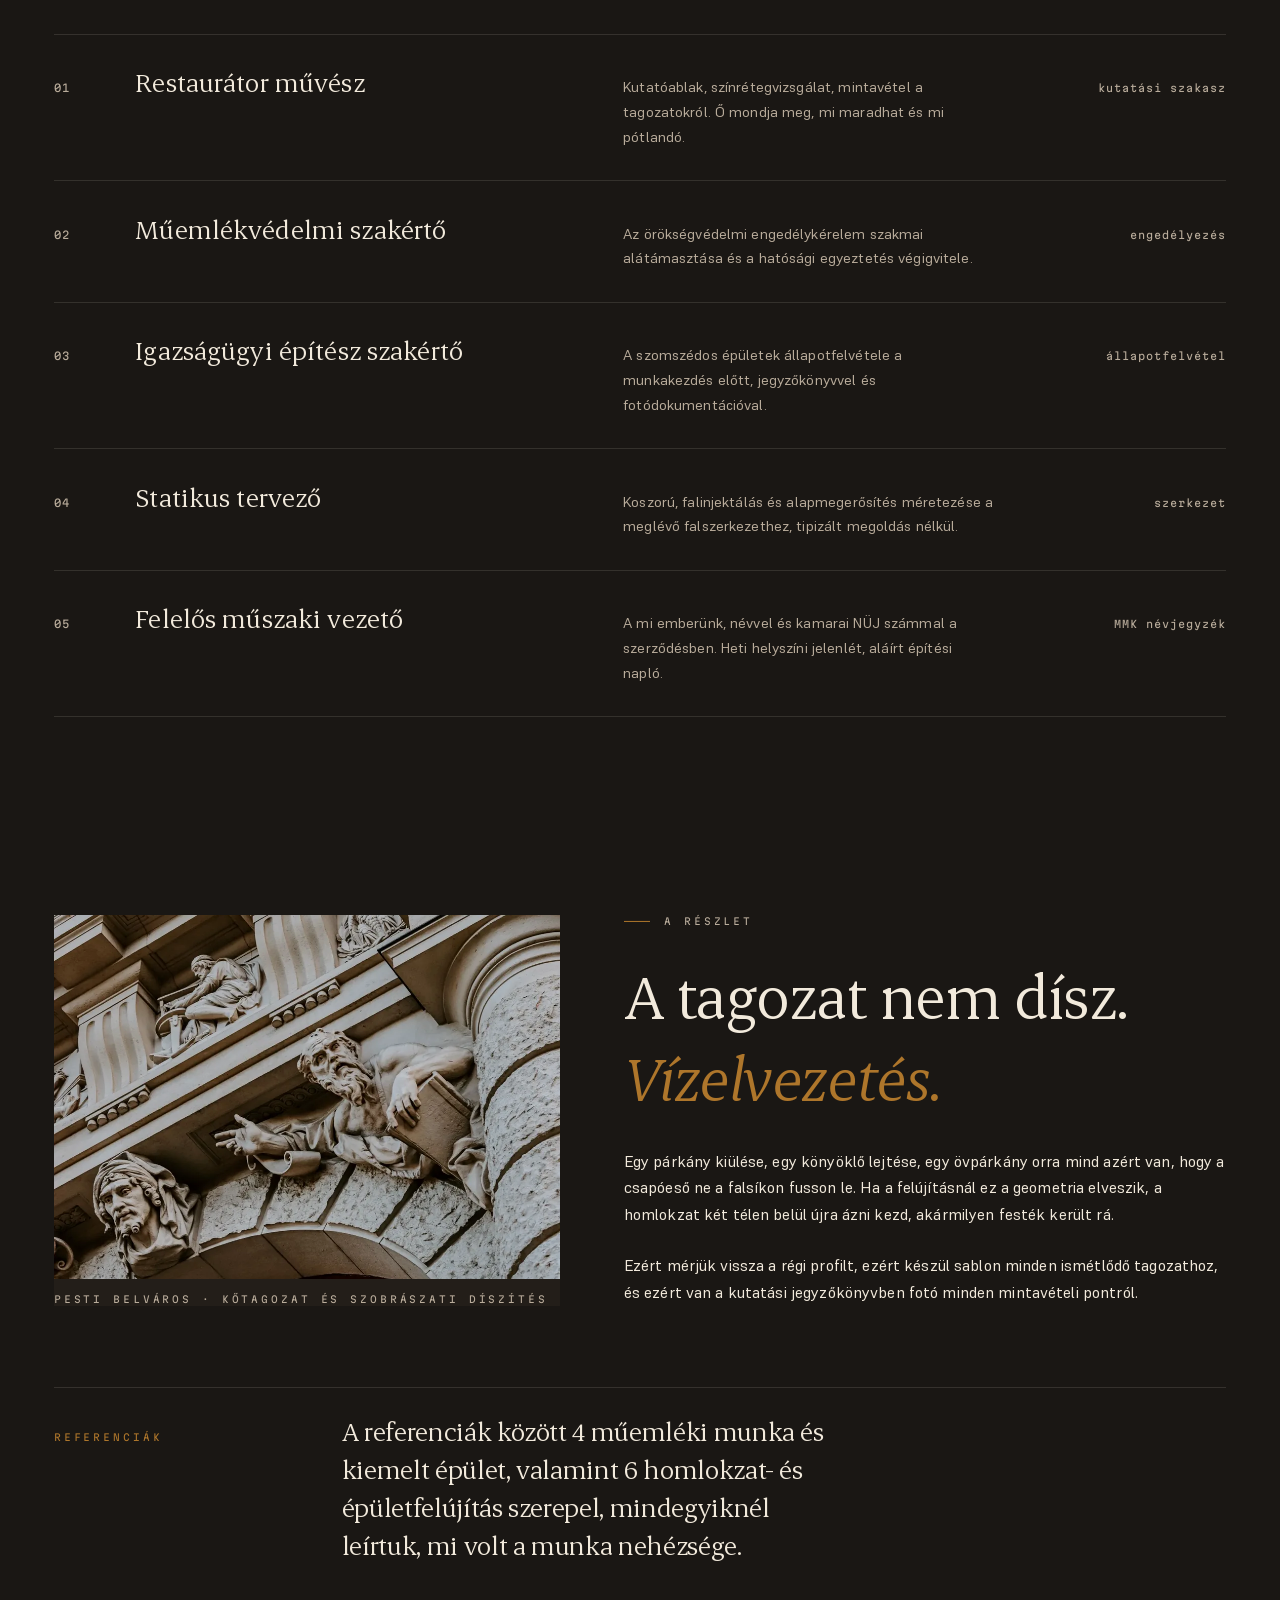
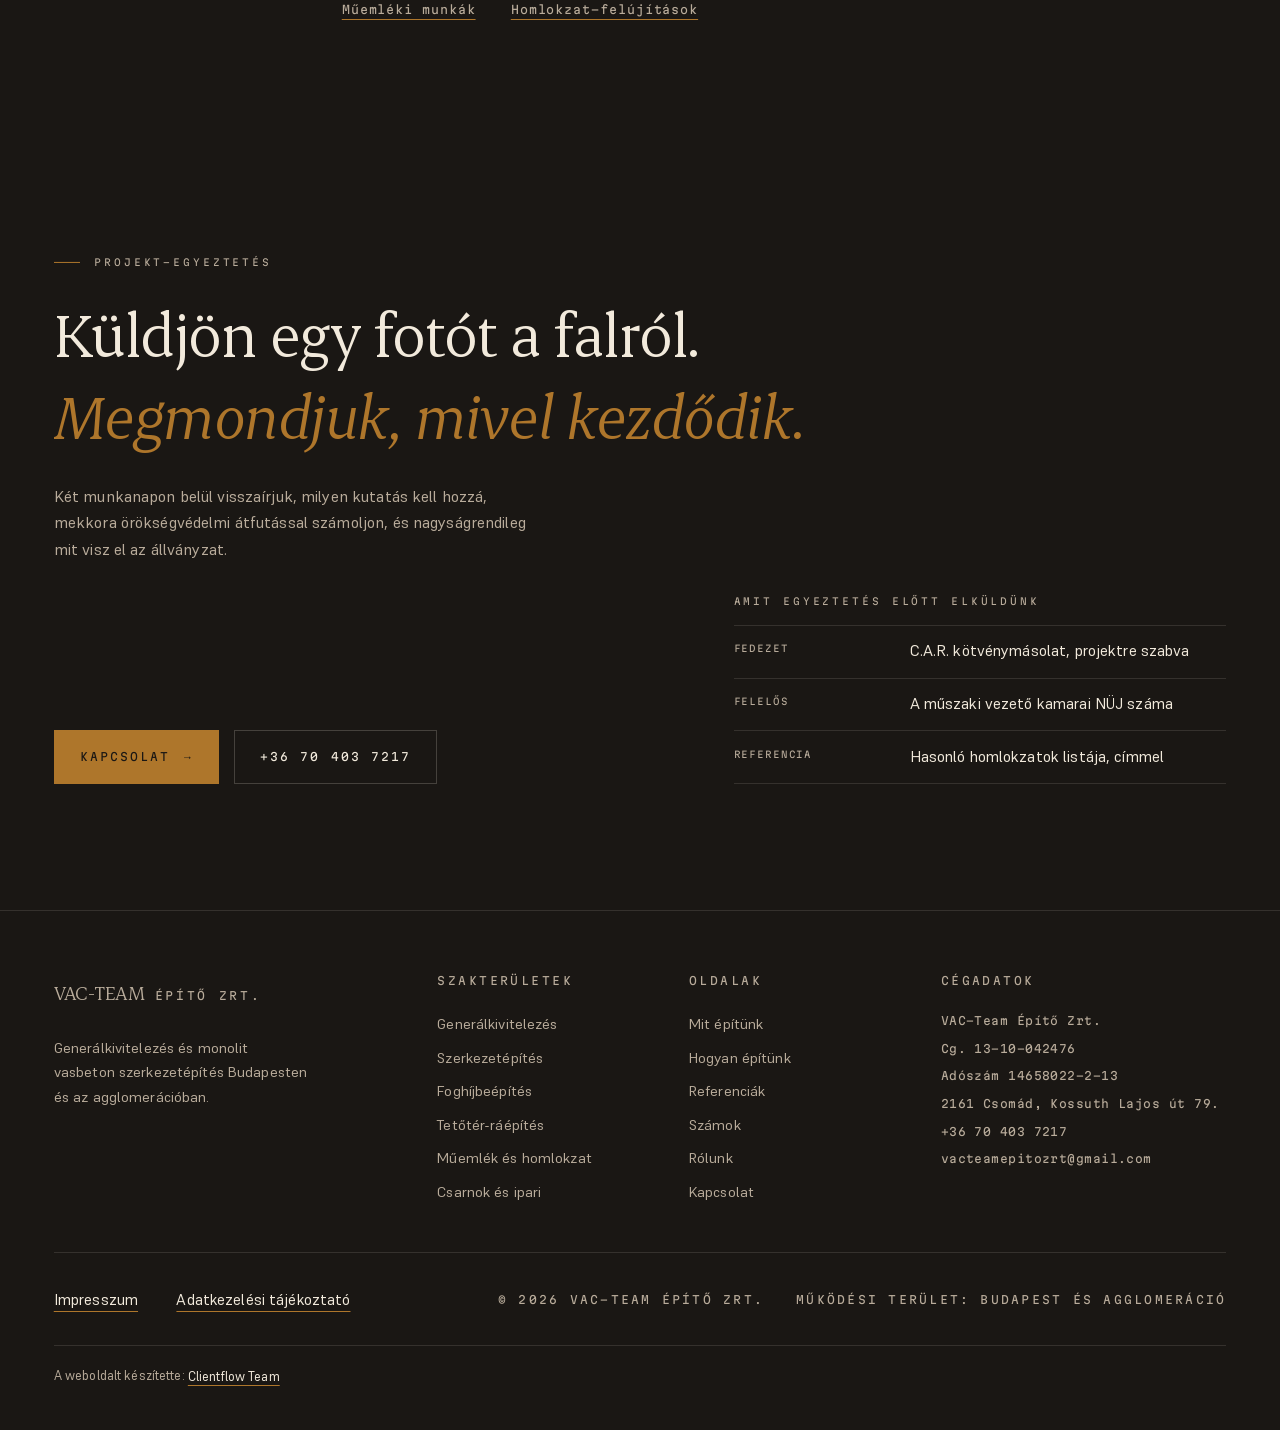
<file: muemlek.html>
<!DOCTYPE html>
<html lang="hu">
<head>
<meta charset="UTF-8">
<meta name="viewport" content="width=device-width, initial-scale=1.0">
<script>document.documentElement.className += ' js';</script>
<title>Műemlék és társasház homlokzat-felújítás · VAC-Team</title>
<meta name="description" content="Műemlék homlokzat-felújítás és helyreállítás, társasház homlokzat-felújítás Budapesten: restaurátori kutatás, tagozatpótlás, örökségvédelmi engedély.">
<link rel="canonical" href="https://vacteam.hu/muemlek">
<link rel="alternate" hreflang="hu" href="https://vacteam.hu/muemlek">
<link rel="alternate" hreflang="x-default" href="https://vacteam.hu/muemlek">
<meta property="og:type" content="website">
<meta property="og:site_name" content="VAC-Team Építő Zrt.">
<meta property="og:locale" content="hu_HU">
<meta property="og:title" content="Műemlék és társasház homlokzat-felújítás · VAC-Team Építő Zrt.">
<meta property="og:description" content="Restaurátori kutatás, tagozatpótlás, kőkonzerválás és védőtetős állványozás a pesti belvárosban, örökségvédelmi engedéllyel.">
<meta property="og:url" content="https://vacteam.hu/muemlek">
<meta property="og:image" content="https://vacteam.hu/media/og/og-muemlek.jpg">
<meta property="og:image:width" content="1200">
<meta property="og:image:height" content="630">
<meta property="og:image:alt" content="Eklektikus pesti homlokzat kőszobra és tagozatai a felújítás után">
<meta name="twitter:card" content="summary_large_image">
<meta name="twitter:title" content="Műemlék és társasház homlokzat-felújítás · VAC-Team Építő Zrt.">
<meta name="twitter:description" content="Restaurátori kutatás, tagozatpótlás, kőkonzerválás és védőtetős állványozás a pesti belvárosban, örökségvédelmi engedéllyel.">
<meta name="twitter:image" content="https://vacteam.hu/media/og/og-muemlek.jpg">
<meta name="theme-color" content="#1A1714">
<link rel="icon" href="favicon.ico" sizes="32x32">
<link rel="icon" type="image/svg+xml" href="media/favicon.svg">
<link rel="apple-touch-icon" href="media/apple-touch-icon.png">
<link rel="manifest" href="site.webmanifest">
<link rel="stylesheet" href="css/style.css?v=20261104a">
<style>
body.p-muemlek .phero__t,
body.p-muemlek .s-cta__t{line-height:1.16}

body.p-muemlek .m-cap{display:grid;grid-template-columns:auto minmax(0,1fr) auto;
  gap:.9rem clamp(1.5rem,4vw,3.5rem);align-items:baseline}
body.p-muemlek .m-cap .lab{white-space:nowrap}
body.p-muemlek .m-cap__s{max-width:44ch;color:#D8CDBD;font-size:.95rem;margin-inline:auto}
body.p-muemlek .m-cap__r{text-align:right}
@media(max-width:860px){
  body.p-muemlek .m-cap{grid-template-columns:auto auto;justify-content:space-between}
  body.p-muemlek .m-cap__s{grid-column:1/-1;grid-row:2;margin-inline:0}
}

body.p-muemlek .m-falt{max-width:18ch;margin-top:var(--sp-3)}
body.p-muemlek .m-fal{display:grid;
  grid-template-columns:minmax(0,1.1fr) minmax(0,.85fr) minmax(0,330px);
  gap:clamp(1.6rem,4vw,4rem);align-items:start;margin-top:clamp(2rem,5vh,3.5rem)}
body.p-muemlek .m-fal p + p{margin-top:var(--sp-2)}
body.p-muemlek .m-side{display:flex;flex-direction:column;gap:var(--sp-3)}
body.p-muemlek .m-fb{max-width:440px;background:transparent}
@media(max-width:1120px){body.p-muemlek .m-fal{grid-template-columns:minmax(0,1.14fr) minmax(0,.86fr)}
  body.p-muemlek .m-fal .m-fb{grid-column:1;margin-top:0}}
@media(max-width:900px){body.p-muemlek .m-fal{grid-template-columns:1fr}}

@media(min-width:1100px){body.p-muemlek .m-menet{grid-template-columns:repeat(4,minmax(0,1fr))}}
body.p-muemlek .m-menet .stack__i .lab{margin-bottom:-.25rem}

body.p-muemlek .m-kor .idx__row{cursor:default}
@media (hover:hover) and (pointer:fine){
  body.p-muemlek .m-kor .idx__row:hover{padding-left:0}
  body.p-muemlek .m-kor .idx__row:hover .idx__n{color:var(--ink-2)}
  body.p-muemlek .m-kor .idx__row:hover .idx__t{color:var(--ink)}
}

body.p-muemlek .m-band{display:grid;grid-template-columns:minmax(0,.84fr) minmax(0,1fr);
  gap:clamp(2rem,5vw,4.5rem);align-items:stretch;margin-bottom:clamp(3.5rem,9vh,7rem)}
body.p-muemlek .m-band figure{display:flex;flex-direction:column;height:100%;min-height:0}
body.p-muemlek .m-band figure img{flex:1 1 0;min-height:22rem;width:100%;object-fit:cover}
body.p-muemlek .m-band__txt{display:flex;flex-direction:column;gap:var(--sp-3);
  align-items:flex-start;justify-content:center}
body.p-muemlek .m-band__txt .quote{margin-block:.2rem}
@media(max-width:900px){body.p-muemlek .m-band{grid-template-columns:1fr}}

body.p-muemlek .m-cta{display:grid;grid-template-columns:minmax(0,1fr) minmax(0,.8fr);
  gap:clamp(2rem,5vw,4.5rem);align-items:end;margin-top:var(--sp-4)}
body.p-muemlek .m-cta__b{margin-top:0}
body.p-muemlek .m-cta .lab{margin-bottom:var(--sp-2)}
@media(max-width:900px){body.p-muemlek .m-cta{grid-template-columns:1fr}}
</style>
<script type="application/ld+json">
{
 "@context": "https://schema.org",
 "@graph": [
  {
   "@type": "GeneralContractor",
   "@id": "https://vacteam.hu/#ceg",
   "name": "VAC-Team Építő Zrt.",
   "legalName": "VAC-Team Építő Zártkörűen Működő Részvénytársaság",
   "url": "https://vacteam.hu/",
   "logo": {
    "@type": "ImageObject",
    "@id": "https://vacteam.hu/#logo",
    "url": "https://vacteam.hu/media/logo-512.png",
    "width": 512,
    "height": 512
   },
   "image": "https://vacteam.hu/media/og-kep.jpg",
   "telephone": "+36 70 403 7217",
   "email": "vacteamepitozrt@gmail.com",
   "vatID": "14658022-2-13",
   "taxID": "14658022-2-13",
   "identifier": [
    {
     "@type": "PropertyValue",
     "propertyID": "Cégjegyzékszám",
     "value": "13-10-042476"
    },
    {
     "@type": "PropertyValue",
     "propertyID": "MKIK építőipari kivitelezői névjegyzék, nyilvántartási szám",
     "value": "26B79262"
    }
   ],
   "foundingDate": "2009",
   "address": {
    "@type": "PostalAddress",
    "streetAddress": "Kossuth Lajos út 79.",
    "addressLocality": "Csomád",
    "postalCode": "2161",
    "addressRegion": "Pest vármegye",
    "addressCountry": "HU"
   },
   "areaServed": [
    {
     "@type": "City",
     "name": "Budapest"
    },
    {
     "@type": "AdministrativeArea",
     "name": "Pest megye"
    }
   ],
   "employee": {
    "@type": "Person",
    "name": "Antal-Köz Csaba",
    "jobTitle": "vezérigazgató"
   },
   "knowsAbout": [
    "generálkivitelezés",
    "társasház kivitelezés",
    "monolit vasbeton szerkezetépítés",
    "foghíjbeépítés",
    "tetőtér-beépítés",
    "emeletráépítés",
    "homlokzat-felújítás",
    "műemlék homlokzat-felújítás",
    "csarnoképítés",
    "építőipari projektmenedzsment"
   ],
   "hasOfferCatalog": {
    "@type": "OfferCatalog",
    "name": "Kivitelezési szakterületek",
    "itemListElement": [
     {
      "@type": "Offer",
      "itemOffered": {
       "@type": "Service",
       "name": "Generálkivitelezés",
       "url": "https://vacteam.hu/hogyan-epitunk#general"
      }
     },
     {
      "@type": "Offer",
      "itemOffered": {
       "@type": "Service",
       "name": "Monolit vasbeton szerkezetépítés",
       "url": "https://vacteam.hu/hogyan-epitunk#szerkezet"
      }
     },
     {
      "@type": "Offer",
      "itemOffered": {
       "@type": "Service",
       "name": "Foghíjbeépítés",
       "url": "https://vacteam.hu/foghij"
      }
     },
     {
      "@type": "Offer",
      "itemOffered": {
       "@type": "Service",
       "name": "Tetőtér-beépítés és emeletráépítés",
       "url": "https://vacteam.hu/foghij#tetoter"
      }
     },
     {
      "@type": "Offer",
      "itemOffered": {
       "@type": "Service",
       "name": "Műemlék homlokzat-felújítás",
       "url": "https://vacteam.hu/muemlek"
      }
     },
     {
      "@type": "Offer",
      "itemOffered": {
       "@type": "Service",
       "name": "Csarnok és iparterület",
       "url": "https://vacteam.hu/mit-epitunk#csarnok"
      }
     }
    ]
   }
  },
  {
   "@type": "WebSite",
   "@id": "https://vacteam.hu/#web",
   "url": "https://vacteam.hu/",
   "name": "VAC-Team Építő Zrt.",
   "alternateName": "VAC-Team",
   "inLanguage": "hu",
   "publisher": {
    "@type": "GeneralContractor",
    "@id": "https://vacteam.hu/#ceg",
    "name": "VAC-Team Építő Zrt."
   }
  },
  {
   "@type": "BreadcrumbList",
   "@id": "https://vacteam.hu/muemlek#morzsa",
   "itemListElement": [
    {
     "@type": "ListItem",
     "position": 1,
     "name": "Főoldal",
     "item": "https://vacteam.hu/"
    },
    {
     "@type": "ListItem",
     "position": 2,
     "name": "Mit építünk",
     "item": "https://vacteam.hu/mit-epitunk"
    },
    {
     "@type": "ListItem",
     "position": 3,
     "name": "Műemlék és homlokzat",
     "item": "https://vacteam.hu/muemlek"
    }
   ]
  },
  {
   "@type": "WebPage",
   "@id": "https://vacteam.hu/muemlek#oldal",
   "url": "https://vacteam.hu/muemlek",
   "name": "Műemlék és társasház homlokzat-felújítás · VAC-Team",
   "description": "Műemlék homlokzat-felújítás és helyreállítás, társasház homlokzat-felújítás Budapesten: restaurátori kutatás, tagozatpótlás, örökségvédelmi engedély.",
   "inLanguage": "hu",
   "isPartOf": {
    "@id": "https://vacteam.hu/#web"
   },
   "about": {
    "@type": "GeneralContractor",
    "@id": "https://vacteam.hu/#ceg",
    "name": "VAC-Team Építő Zrt."
   },
   "dateModified": "2026-11-04",
   "breadcrumb": {
    "@id": "https://vacteam.hu/muemlek#morzsa"
   },
   "primaryImageOfPage": {
    "@type": "ImageObject",
    "url": "https://vacteam.hu/media/og/og-muemlek.jpg",
    "width": 1200,
    "height": 630
   }
  },
  {
   "@type": "Service",
   "@id": "https://vacteam.hu/muemlek#szolgaltatas",
   "name": "Műemlék homlokzat-felújítás és helyreállítás",
   "url": "https://vacteam.hu/muemlek",
   "provider": {
    "@type": "GeneralContractor",
    "@id": "https://vacteam.hu/#ceg",
    "name": "VAC-Team Építő Zrt."
   },
   "areaServed": [
    {
     "@type": "City",
     "name": "Budapest"
    },
    {
     "@type": "AdministrativeArea",
     "name": "Pest megye"
    }
   ],
   "description": "Műemléki és védett homlokzatok felújítása és helyreállítása restaurátori kutatással, tagozatpótlással, kőkonzerválással és örökségvédelmi engedéllyel.",
   "serviceType": "Műemlék homlokzat-felújítás és helyreállítás"
  }
 ]
}
</script>
</head>
<body class="p-muemlek">

<!-- CHROME:NAV:start -->
<a class="skip" href="#tartalom">Ugrás a tartalomra</a>
<nav class="nav">
  <div class="nav__in">
    <a href="./" class="brand"><b>VAC-TEAM</b><span>Építő Zrt.</span></a>
    <div class="nav__links">
      <a href="mit-epitunk" class="nav__a nav__a--sect">Mit építünk</a>
      <a href="hogyan-epitunk" class="nav__a">Hogyan építünk</a>
      <a href="referenciak" class="nav__a">Referenciák</a>
      <a href="szamok" class="nav__a">Számok</a>
      <a href="rolunk" class="nav__a">Rólunk</a>
      <a href="kapcsolat" class="nav__tel">Kapcsolat<b> &middot; +36 70 403 7217</b></a>
    </div>
    <button class="burger" type="button" aria-expanded="false" aria-label="Menü"><i></i><i></i></button>
  </div>
</nav>
<div class="mob">
  <p class="lab">Oldalak</p>
  <a href="./">Főoldal</a>
  <a href="mit-epitunk">Mit építünk</a>
  <a href="foghij" class="mob__sub">Foghíjbeépítés</a>
  <a href="muemlek" aria-current="page" class="mob__sub">Műemlék és homlokzat</a>
  <a href="hogyan-epitunk">Hogyan építünk</a>
  <a href="referenciak">Referenciák</a>
  <a href="szamok">Számok</a>
  <a href="rolunk">Rólunk</a>
  <a href="kapcsolat">Kapcsolat</a>
  <p class="lab">Elérhetőség</p>
  <a href="tel:+36704037217">+36 70 403 7217</a>
</div>
<!-- CHROME:NAV:end -->

<header class="phero phero--cover wrap" id="tartalom">
  <p class="phero__crumb lab">
    <a href="./">Főoldal</a><i>/</i>
    <a href="mit-epitunk">Mit építünk</a><i>/</i>
    <span>Műemlék és homlokzat</span>
  </p>
  <h1 class="phero__t mask">
    <span class="ln"><span>Műemléki homlokzat-felújítás</span></span>
    <span class="ln"><span><em>és helyreállítás</em></span></span>
  </h1>
  <p class="phero__x" data-in>Védett homlokzaton az a kérdés dönt, hogy mit hagyunk meg. Restaurátori
    kutatással kezdünk, sablonnal pótolunk, és az állványt úgy építjük, hogy alatta közben él az utca.</p>
  <div class="phero__rule"></div>
</header>

<div class="raketrack" data-rake-track>
  <div class="raketrack__stick">
    <div class="rake" data-rake>
      <div class="rake__layer">
        <img width="1600" height="2400" src="media/projektek/ba-homlokzat-elotte.webp" srcset="media/projektek/ba-homlokzat-elotte-m.webp 800w, media/projektek/ba-homlokzat-elotte.webp 1600w" sizes="100vw" alt="Eklektikus pesti homlokzat a helyreállítás előtti, megfakult állapotában">
      </div>
      <div class="rake__after">
        <img width="1600" height="2400" src="media/projektek/ba-homlokzat-utana.webp" srcset="media/projektek/ba-homlokzat-utana-m.webp 800w, media/projektek/ba-homlokzat-utana.webp 1600w" sizes="100vw" alt="Ugyanaz a homlokzat a helyreállítás után, esti aranyfényben">
      </div>
      <div class="rake__beam" aria-hidden="true"></div>
    </div>
    <div class="wrap raketrack__cap">
      <div class="m-cap">
        <p class="lab">Helyreállítás előtt</p>
        <p class="m-cap__s">Ugyanaz a homlokzat, ugyanabból a nézőpontból. Görgessen, és a fény
          végigmegy rajta, ahogy a munka is végigment.</p>
        <p class="lab m-cap__r">Helyreállítás után</p>
      </div>
    </div>
  </div>
</div>

<section class="sect light">
  <div class="wrap">
    <p class="lab lab-rule" data-in>01 / A falszövet</p>
    <h2 class="shd__t m-falt" data-in data-d="1">Falak, amelyek 1838 óta állnak</h2>

    <div class="m-fal">
      <div data-in data-d="1">
        <p>Az 1838-as nagy pesti árvíz után a belváros jó részét újra kellett rakni. A mai zártsorú
          falszövet nagyrészt akkor keletkezett: tömör tégla, mészhabarcs, lefelé szélesedő falazott
          alap, dilatáció nélkül. Ami akkor lakóház volt, az ma védett érték, sok helyen a
          tagozataival, a kapualjával és a színrétegeivel együtt.</p>
        <p>Egy ilyen fal másképp visel terhet, mint egy vasbeton váz. A teher a falsíkban vándorol,
          a nedvesség kapillárisan jön föl, a só a vakolat alatt kristályosodik. Ezért a homlokzat
          nálunk nem a bontással kezdődik, hanem a méréssel: nedvességtartalom, sótartalom,
          kopogtatásos üregvizsgálat, és a szomszédos épületek állapotfelvétele még a munkaterület
          átvétele előtt.</p>
        <p>A védettség nem lassítja a projektet, ha időben kezeljük. Az örökségvédelmi eljárás
          átfutását betervezzük az ütemtervbe, a kutatási dokumentáció pedig a tervezéssel
          párhuzamosan készül. Így az engedélyre nem a beállt állvány alatt várunk.</p>
      </div>

      <div class="m-side">
        <dl class="spec" data-in data-d="2">
          <div><dt>Falazat</dt><dd>Tömör tégla, 1838 utáni</dd></div>
          <div><dt>Vizsgálat</dt><dd>Restaurátori kutatás és színrétegvizsgálat</dd></div>
          <div><dt>Beavatkozás</dt><dd>Koszorú, injektálás, alapmegerősítés</dd></div>
          <div><dt>Engedély</dt><dd>Örökségvédelmi</dd></div>
        </dl>
        <p class="lab">Épületenként újramérve</p>
      </div>

      <figure class="shot m-fb" data-in data-d="3">
        <img src="media/fb/fb-04.webp" alt="Raklapos anyag emelése autódaruval egy szűk belvárosi utcában, jobbra homlokzati állványzat pallói" loading="lazy" width="443" height="591">
        <figcaption class="shot__cap lab">Saját helyszíni felvétel · anyagmozgatás közterületről</figcaption>
      </figure>
    </div>
  </div>
</section>

<section class="sect wrap">
  <div class="shd">
    <h2 class="shd__t" data-in>A helyreállítás menete</h2>
    <p class="shd__x" data-in data-d="1">Négy szakasz. Az elsőben nem dolgozunk a falon, csak
      megismerjük. A többi ebből következik, nem árlistából.</p>
    <div class="shd__rule"></div>
  </div>

  <div class="stack m-menet">
    <div class="stack__i" data-in>
      <p class="lab lab--ok">01 / Kutatás</p>
      <h3>Feltárás és kutatás</h3>
      <p class="muted">Kutatóablakok a vakolaton, színrétegvizsgálat a rétegsor korára, kopogtatás az
        üregekre. Innen derül ki, mi eredeti, mi a hatvanas évek pótlása, és mi az, ami már csak festék.</p>
    </div>
    <div class="stack__i" data-in data-d="1">
      <p class="lab lab--ok">02 / Tagozat</p>
      <h3>Újraprofilozás mintavétel alapján</h3>
      <p class="muted">A megmaradt párkányról és ablakkeretről mintát veszünk, sablont készítünk, és a
        tagozatot a helyszínen húzzuk újra. A gyári polisztirol profil nem alternatíva, mert se
        anyagában, se élében nem azonos.</p>
    </div>
    <div class="stack__i" data-in data-d="2">
      <p class="lab lab--ok">03 / Anyag</p>
      <h3>Kőkonzerválás és vakolatpótlás</h3>
      <p class="muted">A követ nem cseréljük, ha konzerválható: kíméletes tisztítás, sópakolás,
        kőkiegészítés a saját anyagával. A vakolatpótlás mészhabarccsal készül, hogy a fal továbbra is
        ki tudja engedni a nedvességet.</p>
    </div>
    <div class="stack__i" data-in data-d="3">
      <p class="lab lab--ok">04 / Állvány</p>
      <h3>Védőtetős állványozás</h3>
      <p class="muted">Az állvány védőtetővel és hálóval indul, mert alatta él a gyalogosforgalom. Az
        emeléseket előre engedélyezett napokra ütemezzük, a lakók a saját kapujukon járnak be a munka
        teljes ideje alatt.</p>
    </div>
  </div>
</section>

<section class="sect wrap m-kor">
  <div class="shd">
    <h2 class="shd__t" data-in>Állandó szakértői kör</h2>
    <p class="shd__x" data-in data-d="1">Műemléki munkán a kivitelező egy név a sok közül. A többit nem
      a projekt közepén keressük meg: ugyanazokkal dolgozunk, akiknek a neve az engedélykérelmen is
      szerepel.</p>
    <div class="shd__rule"></div>
  </div>

  <div class="idx" data-in>
    <div class="idx__row">
      <span class="idx__n">01</span>
      <span class="idx__t">Restaurátor művész</span>
      <span class="idx__x">Kutatóablak, színrétegvizsgálat, mintavétel a tagozatokról. Ő mondja meg, mi
        maradhat és mi pótlandó.</span>
      <span class="idx__m">kutatási szakasz</span>
    </div>
    <div class="idx__row">
      <span class="idx__n">02</span>
      <span class="idx__t">Műemlékvédelmi szakértő</span>
      <span class="idx__x">Az örökségvédelmi engedélykérelem szakmai alátámasztása és a hatósági
        egyeztetés végigvitele.</span>
      <span class="idx__m">engedélyezés</span>
    </div>
    <div class="idx__row">
      <span class="idx__n">03</span>
      <span class="idx__t">Igazságügyi építész szakértő</span>
      <span class="idx__x">A szomszédos épületek állapotfelvétele a munkakezdés előtt, jegyzőkönyvvel és
        fotódokumentációval.</span>
      <span class="idx__m">állapotfelvétel</span>
    </div>
    <div class="idx__row">
      <span class="idx__n">04</span>
      <span class="idx__t">Statikus tervező</span>
      <span class="idx__x">Koszorú, falinjektálás és alapmegerősítés méretezése a meglévő
        falszerkezethez, tipizált megoldás nélkül.</span>
      <span class="idx__m">szerkezet</span>
    </div>
    <div class="idx__row">
      <span class="idx__n">05</span>
      <span class="idx__t">Felelős műszaki vezető</span>
      <span class="idx__x">A mi emberünk, névvel és kamarai NÜJ számmal a szerződésben. Heti helyszíni
        jelenlét, aláírt építési napló.</span>
      <span class="idx__m">MMK névjegyzék</span>
    </div>
  </div>
</section>

<section class="sect wrap">
  <div class="m-band">
    <figure class="shot" data-in>
      <img width="1600" height="2400" src="media/szolgaltatasok/homlokzat-klasszikus.webp" srcset="media/szolgaltatasok/homlokzat-klasszikus-t.webp 1000w, media/szolgaltatasok/homlokzat-klasszikus.webp 1600w" sizes="(max-width:860px) 92vw, 46vw" alt="Eklektikus pesti homlokzat kőszobrai, konzolai és tagozatai a kapuzat fölött" loading="lazy" data-par="0.05">
      <figcaption class="shot__cap lab">Pesti belváros · kőtagozat és szobrászati díszítés</figcaption>
    </figure>
    <div class="m-band__txt">
      <p class="lab lab-rule" data-in>A részlet</p>
      <blockquote class="quote mask">
        <span class="ln"><span>A tagozat nem dísz.</span></span>
        <span class="ln"><span><em>Vízelvezetés.</em></span></span>
      </blockquote>
      <p data-in data-d="1">Egy párkány kiülése, egy könyöklő lejtése, egy övpárkány orra mind azért van,
        hogy a csapóeső ne a falsíkon fusson le. Ha a felújításnál ez a geometria elveszik, a homlokzat
        két télen belül újra ázni kezd, akármilyen festék került rá.</p>
      <p data-in data-d="2">Ezért mérjük vissza a régi profilt, ezért készül sablon minden ismétlődő
        tagozathoz, és ezért van a kutatási jegyzőkönyvben fotó minden mintavételi pontról.</p>
    </div>
  </div>

  <div class="soon m-soon" data-in>
<!-- REF:BLOKK:start -->
    <p class="lab lab--ok">Referenciák</p>
    <div>
      <p class="soon__t">A referenciák között 4 műemléki munka és kiemelt épület, valamint 6 homlokzat- és épületfelújítás szerepel, mindegyiknél leírtuk, mi volt a munka nehézsége.</p>
      <p class="soon__ways"><a href="referenciak#szakterulet=muemlek">Műemléki munkák</a><a href="referenciak#szakterulet=homlokzat">Homlokzat-felújítások</a></p>
    </div>
<!-- REF:BLOKK:end -->
  </div>
</section>

<section class="sect wrap s-cta">
  <p class="lab lab-rule" data-in>Projekt-egyeztetés</p>
  <h2 class="s-cta__t mask">
    <span class="ln"><span>Küldjön egy fotót a falról.</span></span>
    <span class="ln"><span><em>Megmondjuk, mivel kezdődik.</em></span></span>
  </h2>
  <p class="s-cta__x" data-in data-d="1">Két munkanapon belül visszaírjuk, milyen kutatás kell hozzá,
    mekkora örökségvédelmi átfutással számoljon, és nagyságrendileg mit visz el az állványzat.</p>

  <div class="m-cta">
    <div class="hero__cta m-cta__b" data-in data-d="2">
      <a class="btn btn--solid" href="kapcsolat">Kapcsolat <i>&rarr;</i></a>
      <a class="btn" href="tel:+36704037217">+36 70 403 7217</a>
    </div>
    <div>
      <p class="lab" data-in data-d="3">Amit egyeztetés előtt elküldünk</p>
      <dl class="spec" data-in data-d="3">
        <div><dt>Fedezet</dt><dd>C.A.R. kötvénymásolat, projektre szabva</dd></div>
        <div><dt>Felelős</dt><dd>A műszaki vezető kamarai NÜJ száma</dd></div>
        <div><dt>Referencia</dt><dd>Hasonló homlokzatok listája, címmel</dd></div>
      </dl>
    </div>
  </div>
</section>

<!-- CHROME:FOOTER:start -->
<footer class="foot">
  <div class="wrap">
    <div class="foot__grid">
      <div class="foot__col">
        <a href="./" class="brand"><b>VAC-TEAM</b><span>Építő Zrt.</span></a>
        <p class="muted foot__about">Generálkivitelezés és monolit vasbeton
          szerkezetépítés Budapesten és az agglomerációban.</p>
      </div>
      <div class="foot__col">
        <h2 class="foot__h">Szakterületek</h2>
        <a href="hogyan-epitunk#general">Generálkivitelezés</a>
        <a href="hogyan-epitunk#szerkezet">Szerkezetépítés</a>
        <a href="foghij">Foghíjbeépítés</a>
        <a href="foghij#tetoter">Tetőtér-ráépítés</a>
        <a href="muemlek">Műemlék és homlokzat</a>
        <a href="mit-epitunk#csarnok">Csarnok és ipari</a>
      </div>
      <div class="foot__col">
        <h2 class="foot__h">Oldalak</h2>
        <a href="mit-epitunk">Mit építünk</a>
        <a href="hogyan-epitunk">Hogyan építünk</a>
        <a href="referenciak">Referenciák</a>
        <a href="szamok">Számok</a>
        <a href="rolunk">Rólunk</a>
        <a href="kapcsolat">Kapcsolat</a>
      </div>
      <div class="foot__col">
        <h2 class="foot__h">Cégadatok</h2>
        <span class="foot__mono">VAC-Team Építő Zrt.</span>
        <span class="foot__mono">Cg. 13-10-042476</span>
        <span class="foot__mono">Adószám 14658022-2-13</span>
        <span class="foot__mono">2161 Csomád, Kossuth Lajos út 79.</span>
        <a class="foot__mono" href="tel:+36704037217">+36 70 403 7217</a>
        <a class="foot__mono" href="mailto:vacteamepitozrt@gmail.com">vacteamepitozrt@gmail.com</a>
      </div>
    </div>
    <div class="foot__bar">
      <nav class="foot__legals" aria-label="Jogi tájékoztatók">
        <a class="foot__legal" href="impresszum">Impresszum</a>
        <a class="foot__legal" href="adatvedelem">Adatkezelési tájékoztató</a>
      </nav>
      <p class="foot__copy">
        <span class="lab">© 2026 VAC-Team Építő Zrt.</span>
        <span class="lab">Működési terület: Budapest és agglomeráció</span>
      </p>
      <p class="foot__made">A weboldalt készítette: <a href="https://clientflow.team" rel="noopener" target="_blank">Clientflow Team</a></p>
    </div>
  </div>
</footer>
<!-- CHROME:FOOTER:end -->

<script src="js/vendor/gsap.min.js" defer></script>
<script src="js/vendor/ScrollTrigger.min.js" defer></script>
<script src="js/vendor/lenis.min.js" defer></script>
<script src="js/app.js?v=20261104a" defer></script>
</body>
</html>
</file>
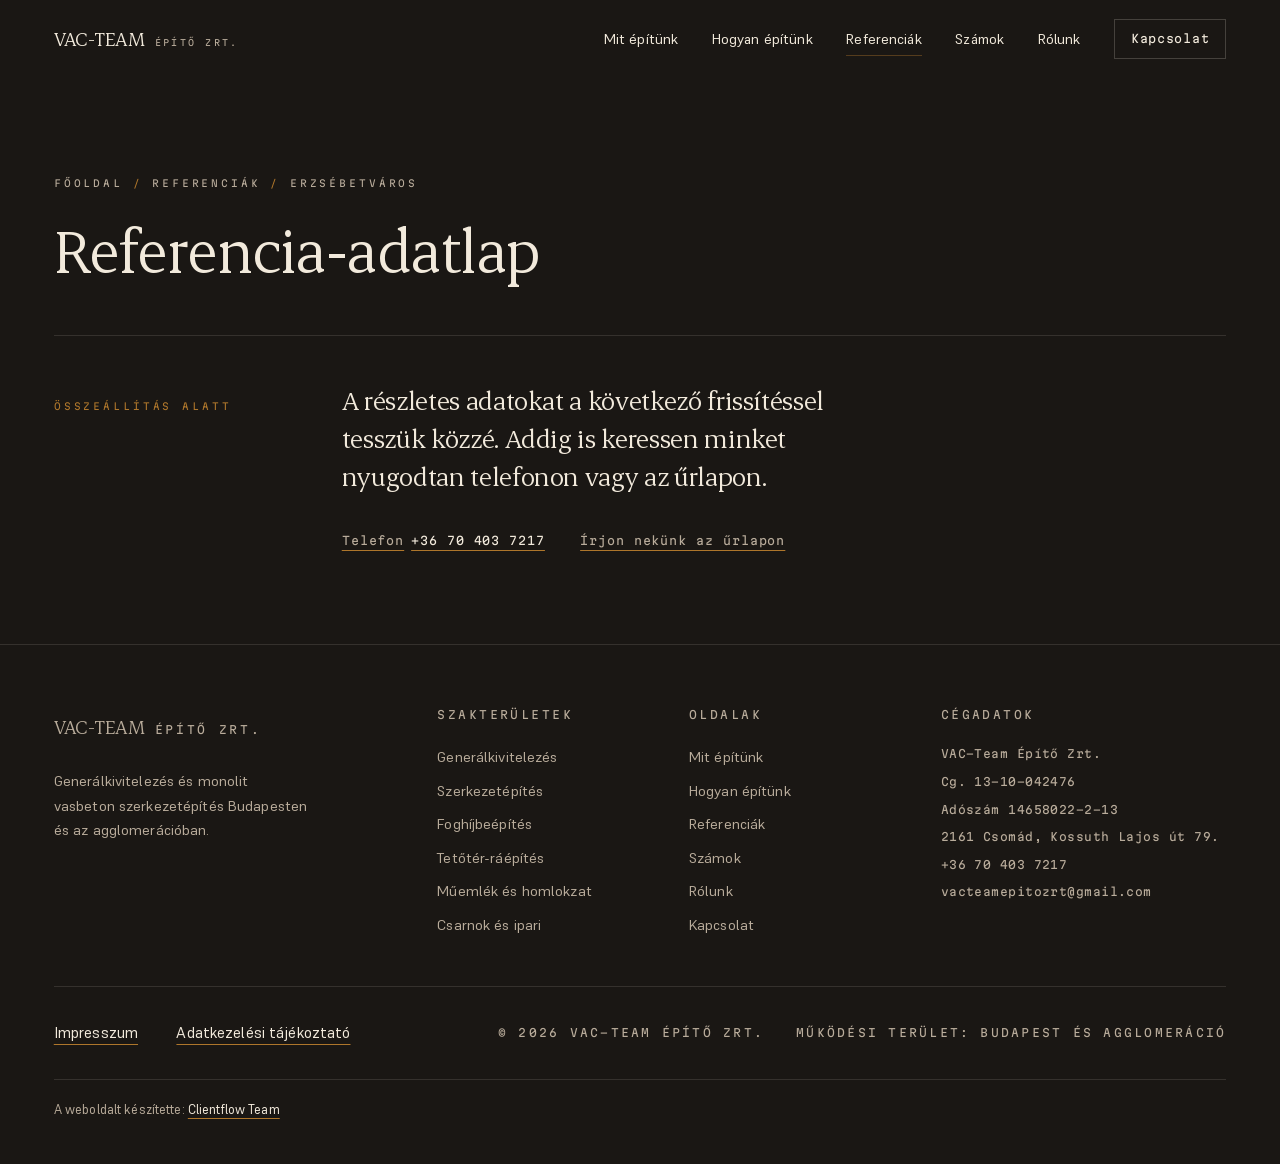
<file: projekt-erzsebetvaros.html>
<!DOCTYPE html>
<html lang="hu">
<head>
<meta charset="UTF-8">
<meta name="viewport" content="width=device-width, initial-scale=1.0">
<script>document.documentElement.className += ' js';</script>
<title>Referencia-adatlap, Erzsébetváros · VAC-Team Építő Zrt.</title>
<meta name="description" content="Referencia-adatlap. A részletes adatokat a következő frissítéssel tesszük közzé.">
<meta name="robots" content="noindex, follow">
<meta property="og:type" content="website">
<meta property="og:site_name" content="VAC-Team Építő Zrt.">
<meta property="og:locale" content="hu_HU">
<meta property="og:title" content="Referencia-adatlap, Erzsébetváros · VAC-Team Építő Zrt.">
<meta property="og:description" content="Referencia-adatlap. A részletes adatokat a következő frissítéssel tesszük közzé.">
<meta property="og:url" content="https://vacteam.hu/projekt-erzsebetvaros">
<meta property="og:image" content="https://vacteam.hu/media/og-kep.jpg">
<meta property="og:image:width" content="1200">
<meta property="og:image:height" content="630">
<meta property="og:image:alt" content="VAC-Team Építő Zrt., generálkivitelezés és szerkezetépítés a pesti belvárosban">
<meta name="twitter:card" content="summary_large_image">
<meta name="twitter:title" content="Referencia-adatlap, Erzsébetváros · VAC-Team Építő Zrt.">
<meta name="twitter:description" content="Referencia-adatlap. A részletes adatokat a következő frissítéssel tesszük közzé.">
<meta name="twitter:image" content="https://vacteam.hu/media/og-kep.jpg">
<meta name="theme-color" content="#1A1714">
<link rel="icon" href="favicon.ico" sizes="32x32">
<link rel="icon" type="image/svg+xml" href="media/favicon.svg">
<link rel="apple-touch-icon" href="media/apple-touch-icon.png">
<link rel="manifest" href="site.webmanifest">
<link rel="stylesheet" href="css/style.css?v=20261104a">
<script type="application/ld+json">
{
 "@context": "https://schema.org",
 "@graph": [
  {
   "@type": "GeneralContractor",
   "@id": "https://vacteam.hu/#ceg",
   "name": "VAC-Team Építő Zrt.",
   "legalName": "VAC-Team Építő Zártkörűen Működő Részvénytársaság",
   "url": "https://vacteam.hu/",
   "logo": {
    "@type": "ImageObject",
    "@id": "https://vacteam.hu/#logo",
    "url": "https://vacteam.hu/media/logo-512.png",
    "width": 512,
    "height": 512
   },
   "image": "https://vacteam.hu/media/og-kep.jpg",
   "telephone": "+36 70 403 7217",
   "email": "vacteamepitozrt@gmail.com",
   "vatID": "14658022-2-13",
   "taxID": "14658022-2-13",
   "identifier": [
    {
     "@type": "PropertyValue",
     "propertyID": "Cégjegyzékszám",
     "value": "13-10-042476"
    },
    {
     "@type": "PropertyValue",
     "propertyID": "MKIK építőipari kivitelezői névjegyzék, nyilvántartási szám",
     "value": "26B79262"
    }
   ],
   "foundingDate": "2009",
   "address": {
    "@type": "PostalAddress",
    "streetAddress": "Kossuth Lajos út 79.",
    "addressLocality": "Csomád",
    "postalCode": "2161",
    "addressRegion": "Pest vármegye",
    "addressCountry": "HU"
   },
   "areaServed": [
    {
     "@type": "City",
     "name": "Budapest"
    },
    {
     "@type": "AdministrativeArea",
     "name": "Pest megye"
    }
   ],
   "employee": {
    "@type": "Person",
    "name": "Antal-Köz Csaba",
    "jobTitle": "vezérigazgató"
   },
   "knowsAbout": [
    "generálkivitelezés",
    "társasház kivitelezés",
    "monolit vasbeton szerkezetépítés",
    "foghíjbeépítés",
    "tetőtér-beépítés",
    "emeletráépítés",
    "homlokzat-felújítás",
    "műemlék homlokzat-felújítás",
    "csarnoképítés",
    "építőipari projektmenedzsment"
   ],
   "hasOfferCatalog": {
    "@type": "OfferCatalog",
    "name": "Kivitelezési szakterületek",
    "itemListElement": [
     {
      "@type": "Offer",
      "itemOffered": {
       "@type": "Service",
       "name": "Generálkivitelezés",
       "url": "https://vacteam.hu/hogyan-epitunk#general"
      }
     },
     {
      "@type": "Offer",
      "itemOffered": {
       "@type": "Service",
       "name": "Monolit vasbeton szerkezetépítés",
       "url": "https://vacteam.hu/hogyan-epitunk#szerkezet"
      }
     },
     {
      "@type": "Offer",
      "itemOffered": {
       "@type": "Service",
       "name": "Foghíjbeépítés",
       "url": "https://vacteam.hu/foghij"
      }
     },
     {
      "@type": "Offer",
      "itemOffered": {
       "@type": "Service",
       "name": "Tetőtér-beépítés és emeletráépítés",
       "url": "https://vacteam.hu/foghij#tetoter"
      }
     },
     {
      "@type": "Offer",
      "itemOffered": {
       "@type": "Service",
       "name": "Műemlék homlokzat-felújítás",
       "url": "https://vacteam.hu/muemlek"
      }
     },
     {
      "@type": "Offer",
      "itemOffered": {
       "@type": "Service",
       "name": "Csarnok és iparterület",
       "url": "https://vacteam.hu/mit-epitunk#csarnok"
      }
     }
    ]
   }
  },
  {
   "@type": "WebSite",
   "@id": "https://vacteam.hu/#web",
   "url": "https://vacteam.hu/",
   "name": "VAC-Team Építő Zrt.",
   "alternateName": "VAC-Team",
   "inLanguage": "hu",
   "publisher": {
    "@type": "GeneralContractor",
    "@id": "https://vacteam.hu/#ceg",
    "name": "VAC-Team Építő Zrt."
   }
  },
  {
   "@type": "BreadcrumbList",
   "@id": "https://vacteam.hu/projekt-erzsebetvaros#morzsa",
   "itemListElement": [
    {
     "@type": "ListItem",
     "position": 1,
     "name": "Főoldal",
     "item": "https://vacteam.hu/"
    },
    {
     "@type": "ListItem",
     "position": 2,
     "name": "Referenciák",
     "item": "https://vacteam.hu/referenciak"
    },
    {
     "@type": "ListItem",
     "position": 3,
     "name": "Erzsébetváros",
     "item": "https://vacteam.hu/projekt-erzsebetvaros"
    }
   ]
  },
  {
   "@type": "WebPage",
   "@id": "https://vacteam.hu/projekt-erzsebetvaros#oldal",
   "url": "https://vacteam.hu/projekt-erzsebetvaros",
   "name": "Referencia-adatlap, Erzsébetváros · VAC-Team Építő Zrt.",
   "description": "Referencia-adatlap. A részletes adatokat a következő frissítéssel tesszük közzé.",
   "inLanguage": "hu",
   "isPartOf": {
    "@id": "https://vacteam.hu/#web"
   },
   "about": {
    "@type": "GeneralContractor",
    "@id": "https://vacteam.hu/#ceg",
    "name": "VAC-Team Építő Zrt."
   },
   "dateModified": "2026-10-13",
   "breadcrumb": {
    "@id": "https://vacteam.hu/projekt-erzsebetvaros#morzsa"
   }
  }
 ]
}
</script>
</head>
<body class="p-case p-soon">

<!-- CHROME:NAV:start -->
<a class="skip" href="#tartalom">Ugrás a tartalomra</a>
<nav class="nav">
  <div class="nav__in">
    <a href="./" class="brand"><b>VAC-TEAM</b><span>Építő Zrt.</span></a>
    <div class="nav__links">
      <a href="mit-epitunk" class="nav__a">Mit építünk</a>
      <a href="hogyan-epitunk" class="nav__a">Hogyan építünk</a>
      <a href="referenciak" class="nav__a nav__a--sect">Referenciák</a>
      <a href="szamok" class="nav__a">Számok</a>
      <a href="rolunk" class="nav__a">Rólunk</a>
      <a href="kapcsolat" class="nav__tel">Kapcsolat<b> &middot; +36 70 403 7217</b></a>
    </div>
    <button class="burger" type="button" aria-expanded="false" aria-label="Menü"><i></i><i></i></button>
  </div>
</nav>
<div class="mob">
  <p class="lab">Oldalak</p>
  <a href="./">Főoldal</a>
  <a href="mit-epitunk">Mit építünk</a>
  <a href="foghij" class="mob__sub">Foghíjbeépítés</a>
  <a href="muemlek" class="mob__sub">Műemlék és homlokzat</a>
  <a href="hogyan-epitunk">Hogyan építünk</a>
  <a href="referenciak">Referenciák</a>
  <a href="szamok">Számok</a>
  <a href="rolunk">Rólunk</a>
  <a href="kapcsolat">Kapcsolat</a>
  <p class="lab">Elérhetőség</p>
  <a href="tel:+36704037217">+36 70 403 7217</a>
</div>
<!-- CHROME:NAV:end -->

<header class="phero wrap" id="tartalom">
  <p class="phero__crumb lab" data-in>
    <a href="./">Főoldal</a><i>/</i><a href="referenciak">Referenciák</a><i>/</i><span>Erzsébetváros</span>
  </p>
  <h1 class="phero__t mask">
    <span class="ln"><span>Referencia-adatlap</span></span>
  </h1>
  <div class="phero__rule"></div>
</header>

<section class="sect sect--soon wrap">
  <div class="soon" data-in>
    <p class="lab lab--ok">Összeállítás alatt</p>
    <div>
      <p class="soon__t">A részletes adatokat a következő frissítéssel tesszük közzé. Addig is keressen minket nyugodtan telefonon vagy az űrlapon.</p>
      <p class="soon__ways"><a href="tel:+36704037217">Telefon<b>+36 70 403 7217</b></a><a href="kapcsolat#k-form">Írjon nekünk az űrlapon</a></p>
    </div>
  </div>
</section>

<!-- CHROME:FOOTER:start -->
<footer class="foot">
  <div class="wrap">
    <div class="foot__grid">
      <div class="foot__col">
        <a href="./" class="brand"><b>VAC-TEAM</b><span>Építő Zrt.</span></a>
        <p class="muted foot__about">Generálkivitelezés és monolit vasbeton
          szerkezetépítés Budapesten és az agglomerációban.</p>
      </div>
      <div class="foot__col">
        <h2 class="foot__h">Szakterületek</h2>
        <a href="hogyan-epitunk#general">Generálkivitelezés</a>
        <a href="hogyan-epitunk#szerkezet">Szerkezetépítés</a>
        <a href="foghij">Foghíjbeépítés</a>
        <a href="foghij#tetoter">Tetőtér-ráépítés</a>
        <a href="muemlek">Műemlék és homlokzat</a>
        <a href="mit-epitunk#csarnok">Csarnok és ipari</a>
      </div>
      <div class="foot__col">
        <h2 class="foot__h">Oldalak</h2>
        <a href="mit-epitunk">Mit építünk</a>
        <a href="hogyan-epitunk">Hogyan építünk</a>
        <a href="referenciak">Referenciák</a>
        <a href="szamok">Számok</a>
        <a href="rolunk">Rólunk</a>
        <a href="kapcsolat">Kapcsolat</a>
      </div>
      <div class="foot__col">
        <h2 class="foot__h">Cégadatok</h2>
        <span class="foot__mono">VAC-Team Építő Zrt.</span>
        <span class="foot__mono">Cg. 13-10-042476</span>
        <span class="foot__mono">Adószám 14658022-2-13</span>
        <span class="foot__mono">2161 Csomád, Kossuth Lajos út 79.</span>
        <a class="foot__mono" href="tel:+36704037217">+36 70 403 7217</a>
        <a class="foot__mono" href="mailto:vacteamepitozrt@gmail.com">vacteamepitozrt@gmail.com</a>
      </div>
    </div>
    <div class="foot__bar">
      <nav class="foot__legals" aria-label="Jogi tájékoztatók">
        <a class="foot__legal" href="impresszum">Impresszum</a>
        <a class="foot__legal" href="adatvedelem">Adatkezelési tájékoztató</a>
      </nav>
      <p class="foot__copy">
        <span class="lab">© 2026 VAC-Team Építő Zrt.</span>
        <span class="lab">Működési terület: Budapest és agglomeráció</span>
      </p>
      <p class="foot__made">A weboldalt készítette: <a href="https://clientflow.team" rel="noopener" target="_blank">Clientflow Team</a></p>
    </div>
  </div>
</footer>
<!-- CHROME:FOOTER:end -->

<script src="js/vendor/gsap.min.js" defer></script>
<script src="js/vendor/ScrollTrigger.min.js" defer></script>
<script src="js/vendor/lenis.min.js" defer></script>
<script src="js/app.js?v=20261104a" defer></script>
</body>
</html>
</file>
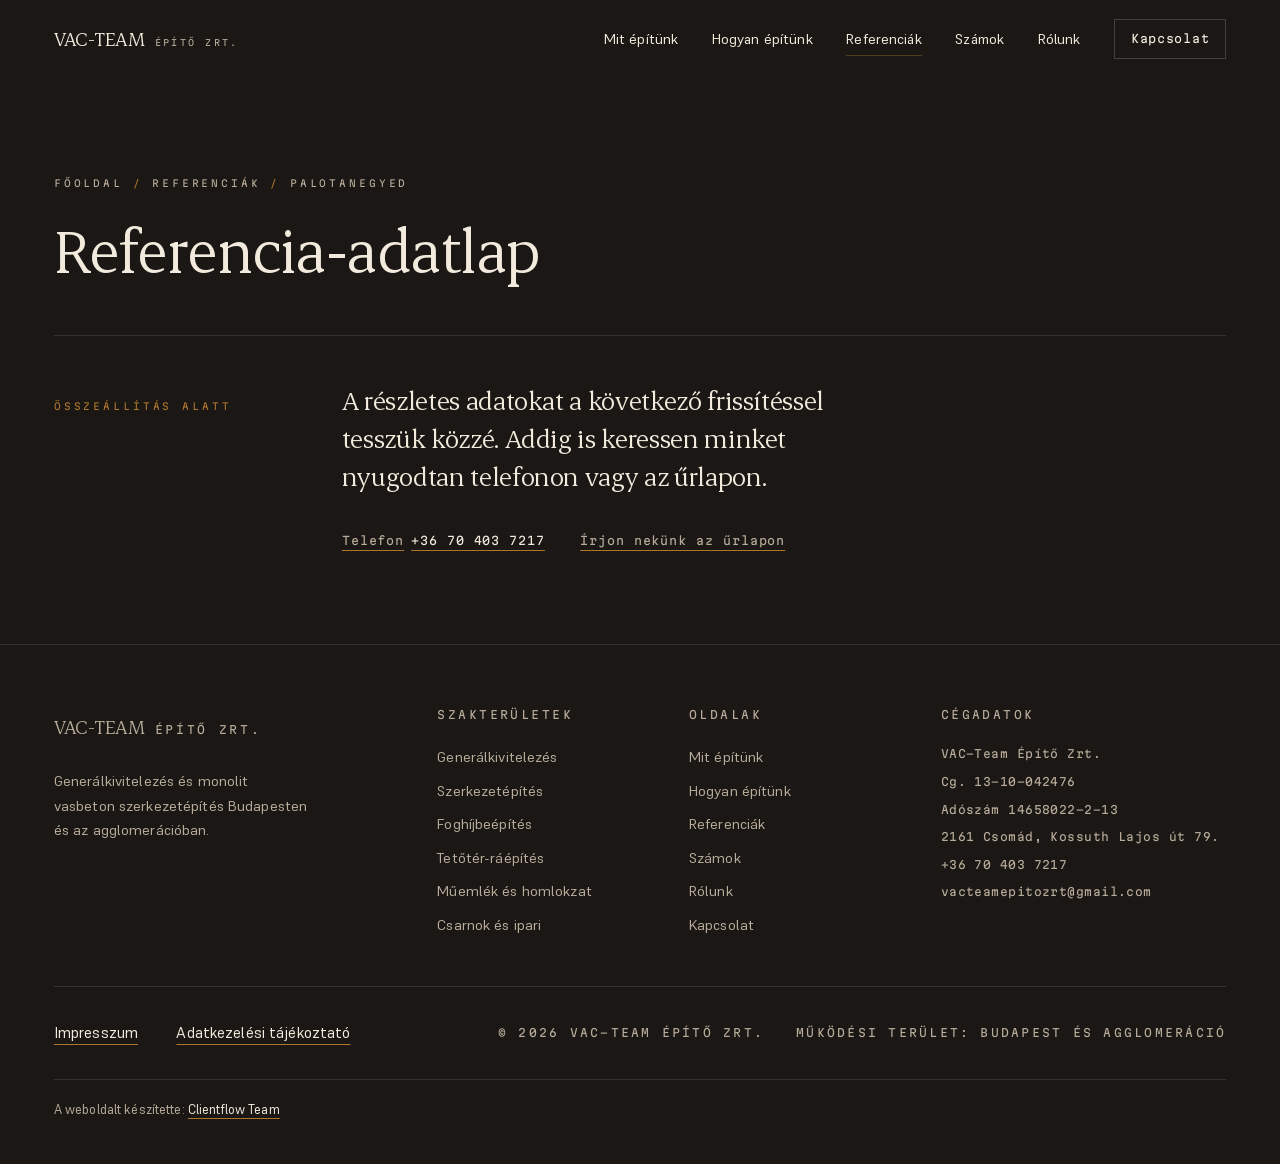
<file: projekt-palotanegyed.html>
<!DOCTYPE html>
<html lang="hu">
<head>
<meta charset="UTF-8">
<meta name="viewport" content="width=device-width, initial-scale=1.0">
<script>document.documentElement.className += ' js';</script>
<title>Referencia-adatlap, Palotanegyed · VAC-Team Építő Zrt.</title>
<meta name="description" content="Referencia-adatlap. A részletes adatokat a következő frissítéssel tesszük közzé.">
<meta name="robots" content="noindex, follow">
<meta property="og:type" content="website">
<meta property="og:site_name" content="VAC-Team Építő Zrt.">
<meta property="og:locale" content="hu_HU">
<meta property="og:title" content="Referencia-adatlap, Palotanegyed · VAC-Team Építő Zrt.">
<meta property="og:description" content="Referencia-adatlap. A részletes adatokat a következő frissítéssel tesszük közzé.">
<meta property="og:url" content="https://vacteam.hu/projekt-palotanegyed">
<meta property="og:image" content="https://vacteam.hu/media/og-kep.jpg">
<meta property="og:image:width" content="1200">
<meta property="og:image:height" content="630">
<meta property="og:image:alt" content="VAC-Team Építő Zrt., generálkivitelezés és szerkezetépítés a pesti belvárosban">
<meta name="twitter:card" content="summary_large_image">
<meta name="twitter:title" content="Referencia-adatlap, Palotanegyed · VAC-Team Építő Zrt.">
<meta name="twitter:description" content="Referencia-adatlap. A részletes adatokat a következő frissítéssel tesszük közzé.">
<meta name="twitter:image" content="https://vacteam.hu/media/og-kep.jpg">
<meta name="theme-color" content="#1A1714">
<link rel="icon" href="favicon.ico" sizes="32x32">
<link rel="icon" type="image/svg+xml" href="media/favicon.svg">
<link rel="apple-touch-icon" href="media/apple-touch-icon.png">
<link rel="manifest" href="site.webmanifest">
<link rel="stylesheet" href="css/style.css?v=20261104a">
<script type="application/ld+json">
{
 "@context": "https://schema.org",
 "@graph": [
  {
   "@type": "GeneralContractor",
   "@id": "https://vacteam.hu/#ceg",
   "name": "VAC-Team Építő Zrt.",
   "legalName": "VAC-Team Építő Zártkörűen Működő Részvénytársaság",
   "url": "https://vacteam.hu/",
   "logo": {
    "@type": "ImageObject",
    "@id": "https://vacteam.hu/#logo",
    "url": "https://vacteam.hu/media/logo-512.png",
    "width": 512,
    "height": 512
   },
   "image": "https://vacteam.hu/media/og-kep.jpg",
   "telephone": "+36 70 403 7217",
   "email": "vacteamepitozrt@gmail.com",
   "vatID": "14658022-2-13",
   "taxID": "14658022-2-13",
   "identifier": [
    {
     "@type": "PropertyValue",
     "propertyID": "Cégjegyzékszám",
     "value": "13-10-042476"
    },
    {
     "@type": "PropertyValue",
     "propertyID": "MKIK építőipari kivitelezői névjegyzék, nyilvántartási szám",
     "value": "26B79262"
    }
   ],
   "foundingDate": "2009",
   "address": {
    "@type": "PostalAddress",
    "streetAddress": "Kossuth Lajos út 79.",
    "addressLocality": "Csomád",
    "postalCode": "2161",
    "addressRegion": "Pest vármegye",
    "addressCountry": "HU"
   },
   "areaServed": [
    {
     "@type": "City",
     "name": "Budapest"
    },
    {
     "@type": "AdministrativeArea",
     "name": "Pest megye"
    }
   ],
   "employee": {
    "@type": "Person",
    "name": "Antal-Köz Csaba",
    "jobTitle": "vezérigazgató"
   },
   "knowsAbout": [
    "generálkivitelezés",
    "társasház kivitelezés",
    "monolit vasbeton szerkezetépítés",
    "foghíjbeépítés",
    "tetőtér-beépítés",
    "emeletráépítés",
    "homlokzat-felújítás",
    "műemlék homlokzat-felújítás",
    "csarnoképítés",
    "építőipari projektmenedzsment"
   ],
   "hasOfferCatalog": {
    "@type": "OfferCatalog",
    "name": "Kivitelezési szakterületek",
    "itemListElement": [
     {
      "@type": "Offer",
      "itemOffered": {
       "@type": "Service",
       "name": "Generálkivitelezés",
       "url": "https://vacteam.hu/hogyan-epitunk#general"
      }
     },
     {
      "@type": "Offer",
      "itemOffered": {
       "@type": "Service",
       "name": "Monolit vasbeton szerkezetépítés",
       "url": "https://vacteam.hu/hogyan-epitunk#szerkezet"
      }
     },
     {
      "@type": "Offer",
      "itemOffered": {
       "@type": "Service",
       "name": "Foghíjbeépítés",
       "url": "https://vacteam.hu/foghij"
      }
     },
     {
      "@type": "Offer",
      "itemOffered": {
       "@type": "Service",
       "name": "Tetőtér-beépítés és emeletráépítés",
       "url": "https://vacteam.hu/foghij#tetoter"
      }
     },
     {
      "@type": "Offer",
      "itemOffered": {
       "@type": "Service",
       "name": "Műemlék homlokzat-felújítás",
       "url": "https://vacteam.hu/muemlek"
      }
     },
     {
      "@type": "Offer",
      "itemOffered": {
       "@type": "Service",
       "name": "Csarnok és iparterület",
       "url": "https://vacteam.hu/mit-epitunk#csarnok"
      }
     }
    ]
   }
  },
  {
   "@type": "WebSite",
   "@id": "https://vacteam.hu/#web",
   "url": "https://vacteam.hu/",
   "name": "VAC-Team Építő Zrt.",
   "alternateName": "VAC-Team",
   "inLanguage": "hu",
   "publisher": {
    "@type": "GeneralContractor",
    "@id": "https://vacteam.hu/#ceg",
    "name": "VAC-Team Építő Zrt."
   }
  },
  {
   "@type": "BreadcrumbList",
   "@id": "https://vacteam.hu/projekt-palotanegyed#morzsa",
   "itemListElement": [
    {
     "@type": "ListItem",
     "position": 1,
     "name": "Főoldal",
     "item": "https://vacteam.hu/"
    },
    {
     "@type": "ListItem",
     "position": 2,
     "name": "Referenciák",
     "item": "https://vacteam.hu/referenciak"
    },
    {
     "@type": "ListItem",
     "position": 3,
     "name": "Palotanegyed",
     "item": "https://vacteam.hu/projekt-palotanegyed"
    }
   ]
  },
  {
   "@type": "WebPage",
   "@id": "https://vacteam.hu/projekt-palotanegyed#oldal",
   "url": "https://vacteam.hu/projekt-palotanegyed",
   "name": "Referencia-adatlap, Palotanegyed · VAC-Team Építő Zrt.",
   "description": "Referencia-adatlap. A részletes adatokat a következő frissítéssel tesszük közzé.",
   "inLanguage": "hu",
   "isPartOf": {
    "@id": "https://vacteam.hu/#web"
   },
   "about": {
    "@type": "GeneralContractor",
    "@id": "https://vacteam.hu/#ceg",
    "name": "VAC-Team Építő Zrt."
   },
   "dateModified": "2026-10-13",
   "breadcrumb": {
    "@id": "https://vacteam.hu/projekt-palotanegyed#morzsa"
   }
  }
 ]
}
</script>
</head>
<body class="p-case p-soon">

<!-- CHROME:NAV:start -->
<a class="skip" href="#tartalom">Ugrás a tartalomra</a>
<nav class="nav">
  <div class="nav__in">
    <a href="./" class="brand"><b>VAC-TEAM</b><span>Építő Zrt.</span></a>
    <div class="nav__links">
      <a href="mit-epitunk" class="nav__a">Mit építünk</a>
      <a href="hogyan-epitunk" class="nav__a">Hogyan építünk</a>
      <a href="referenciak" class="nav__a nav__a--sect">Referenciák</a>
      <a href="szamok" class="nav__a">Számok</a>
      <a href="rolunk" class="nav__a">Rólunk</a>
      <a href="kapcsolat" class="nav__tel">Kapcsolat<b> &middot; +36 70 403 7217</b></a>
    </div>
    <button class="burger" type="button" aria-expanded="false" aria-label="Menü"><i></i><i></i></button>
  </div>
</nav>
<div class="mob">
  <p class="lab">Oldalak</p>
  <a href="./">Főoldal</a>
  <a href="mit-epitunk">Mit építünk</a>
  <a href="foghij" class="mob__sub">Foghíjbeépítés</a>
  <a href="muemlek" class="mob__sub">Műemlék és homlokzat</a>
  <a href="hogyan-epitunk">Hogyan építünk</a>
  <a href="referenciak">Referenciák</a>
  <a href="szamok">Számok</a>
  <a href="rolunk">Rólunk</a>
  <a href="kapcsolat">Kapcsolat</a>
  <p class="lab">Elérhetőség</p>
  <a href="tel:+36704037217">+36 70 403 7217</a>
</div>
<!-- CHROME:NAV:end -->

<header class="phero wrap" id="tartalom">
  <p class="phero__crumb lab" data-in>
    <a href="./">Főoldal</a><i>/</i><a href="referenciak">Referenciák</a><i>/</i><span>Palotanegyed</span>
  </p>
  <h1 class="phero__t mask">
    <span class="ln"><span>Referencia-adatlap</span></span>
  </h1>
  <div class="phero__rule"></div>
</header>

<section class="sect sect--soon wrap">
  <div class="soon" data-in>
    <p class="lab lab--ok">Összeállítás alatt</p>
    <div>
      <p class="soon__t">A részletes adatokat a következő frissítéssel tesszük közzé. Addig is keressen minket nyugodtan telefonon vagy az űrlapon.</p>
      <p class="soon__ways"><a href="tel:+36704037217">Telefon<b>+36 70 403 7217</b></a><a href="kapcsolat#k-form">Írjon nekünk az űrlapon</a></p>
    </div>
  </div>
</section>

<!-- CHROME:FOOTER:start -->
<footer class="foot">
  <div class="wrap">
    <div class="foot__grid">
      <div class="foot__col">
        <a href="./" class="brand"><b>VAC-TEAM</b><span>Építő Zrt.</span></a>
        <p class="muted foot__about">Generálkivitelezés és monolit vasbeton
          szerkezetépítés Budapesten és az agglomerációban.</p>
      </div>
      <div class="foot__col">
        <h2 class="foot__h">Szakterületek</h2>
        <a href="hogyan-epitunk#general">Generálkivitelezés</a>
        <a href="hogyan-epitunk#szerkezet">Szerkezetépítés</a>
        <a href="foghij">Foghíjbeépítés</a>
        <a href="foghij#tetoter">Tetőtér-ráépítés</a>
        <a href="muemlek">Műemlék és homlokzat</a>
        <a href="mit-epitunk#csarnok">Csarnok és ipari</a>
      </div>
      <div class="foot__col">
        <h2 class="foot__h">Oldalak</h2>
        <a href="mit-epitunk">Mit építünk</a>
        <a href="hogyan-epitunk">Hogyan építünk</a>
        <a href="referenciak">Referenciák</a>
        <a href="szamok">Számok</a>
        <a href="rolunk">Rólunk</a>
        <a href="kapcsolat">Kapcsolat</a>
      </div>
      <div class="foot__col">
        <h2 class="foot__h">Cégadatok</h2>
        <span class="foot__mono">VAC-Team Építő Zrt.</span>
        <span class="foot__mono">Cg. 13-10-042476</span>
        <span class="foot__mono">Adószám 14658022-2-13</span>
        <span class="foot__mono">2161 Csomád, Kossuth Lajos út 79.</span>
        <a class="foot__mono" href="tel:+36704037217">+36 70 403 7217</a>
        <a class="foot__mono" href="mailto:vacteamepitozrt@gmail.com">vacteamepitozrt@gmail.com</a>
      </div>
    </div>
    <div class="foot__bar">
      <nav class="foot__legals" aria-label="Jogi tájékoztatók">
        <a class="foot__legal" href="impresszum">Impresszum</a>
        <a class="foot__legal" href="adatvedelem">Adatkezelési tájékoztató</a>
      </nav>
      <p class="foot__copy">
        <span class="lab">© 2026 VAC-Team Építő Zrt.</span>
        <span class="lab">Működési terület: Budapest és agglomeráció</span>
      </p>
      <p class="foot__made">A weboldalt készítette: <a href="https://clientflow.team" rel="noopener" target="_blank">Clientflow Team</a></p>
    </div>
  </div>
</footer>
<!-- CHROME:FOOTER:end -->

<script src="js/vendor/gsap.min.js" defer></script>
<script src="js/vendor/ScrollTrigger.min.js" defer></script>
<script src="js/vendor/lenis.min.js" defer></script>
<script src="js/app.js?v=20261104a" defer></script>
</body>
</html>
</file>
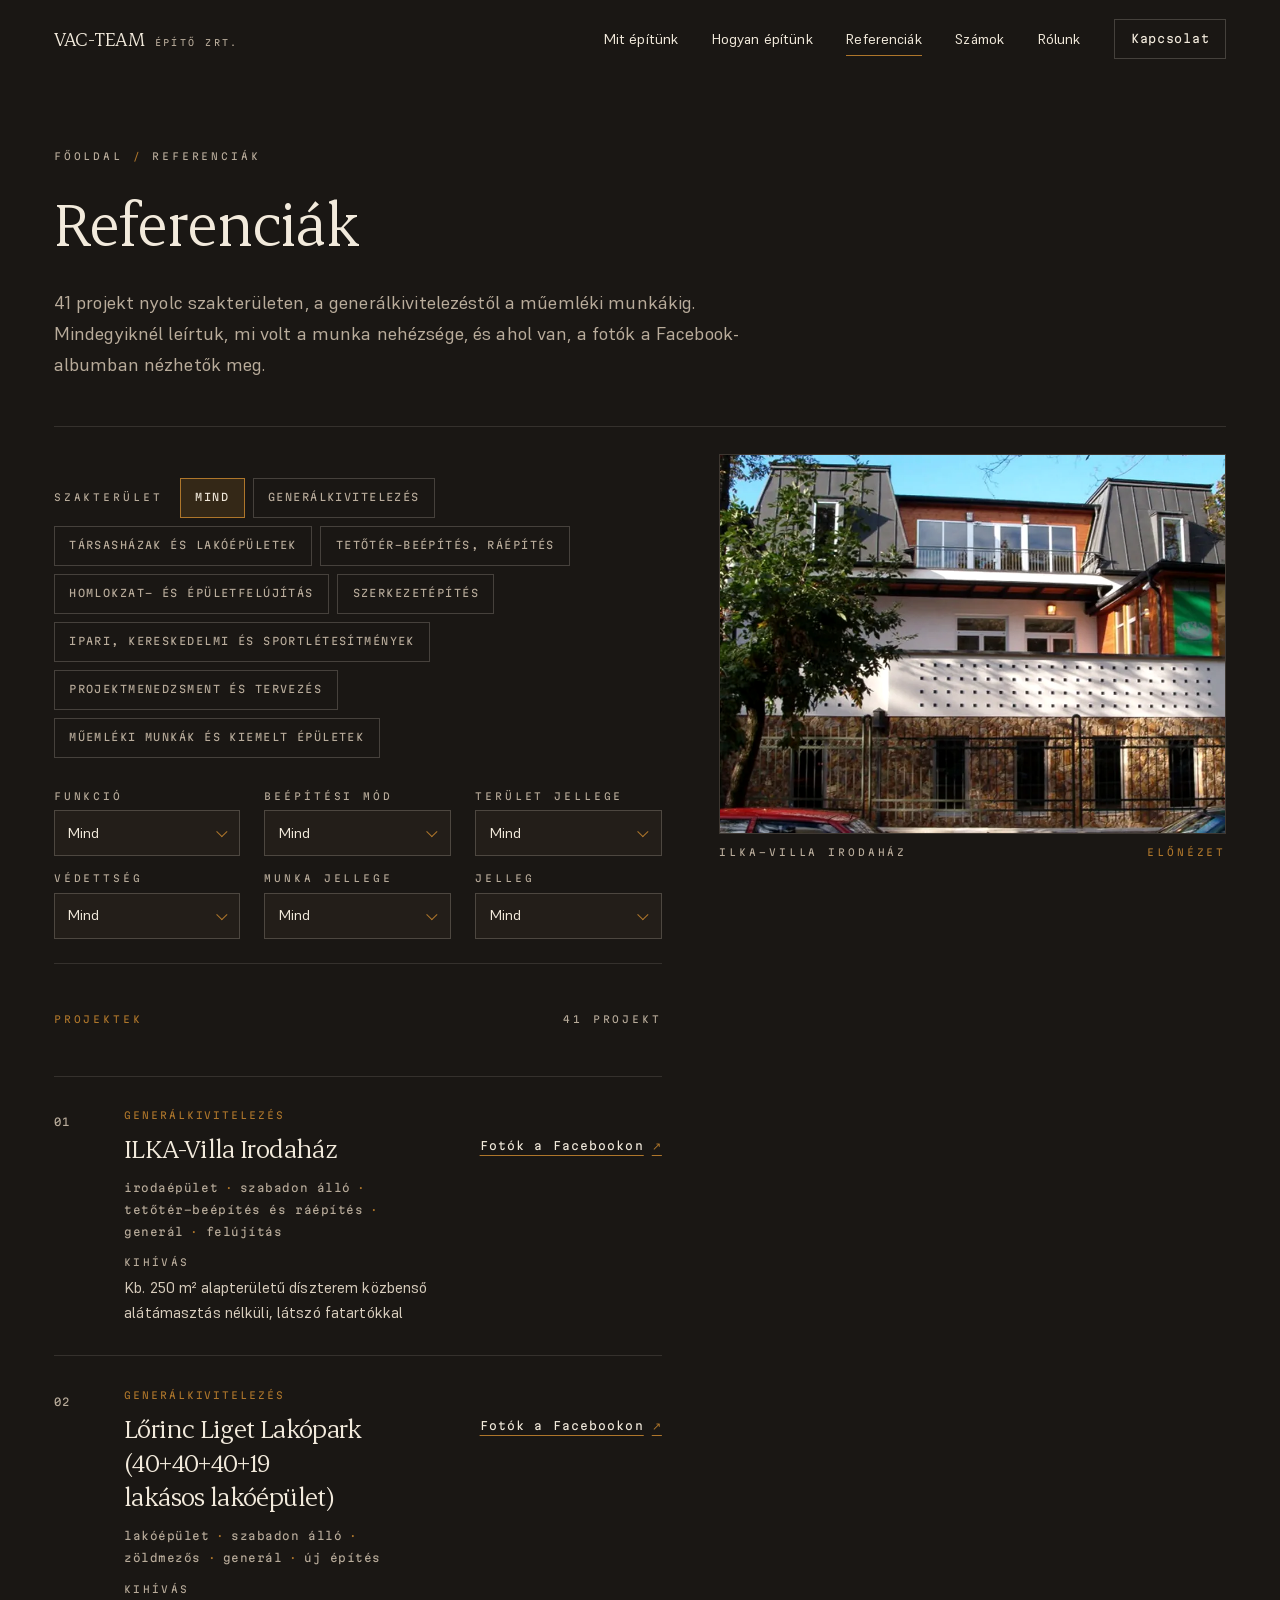
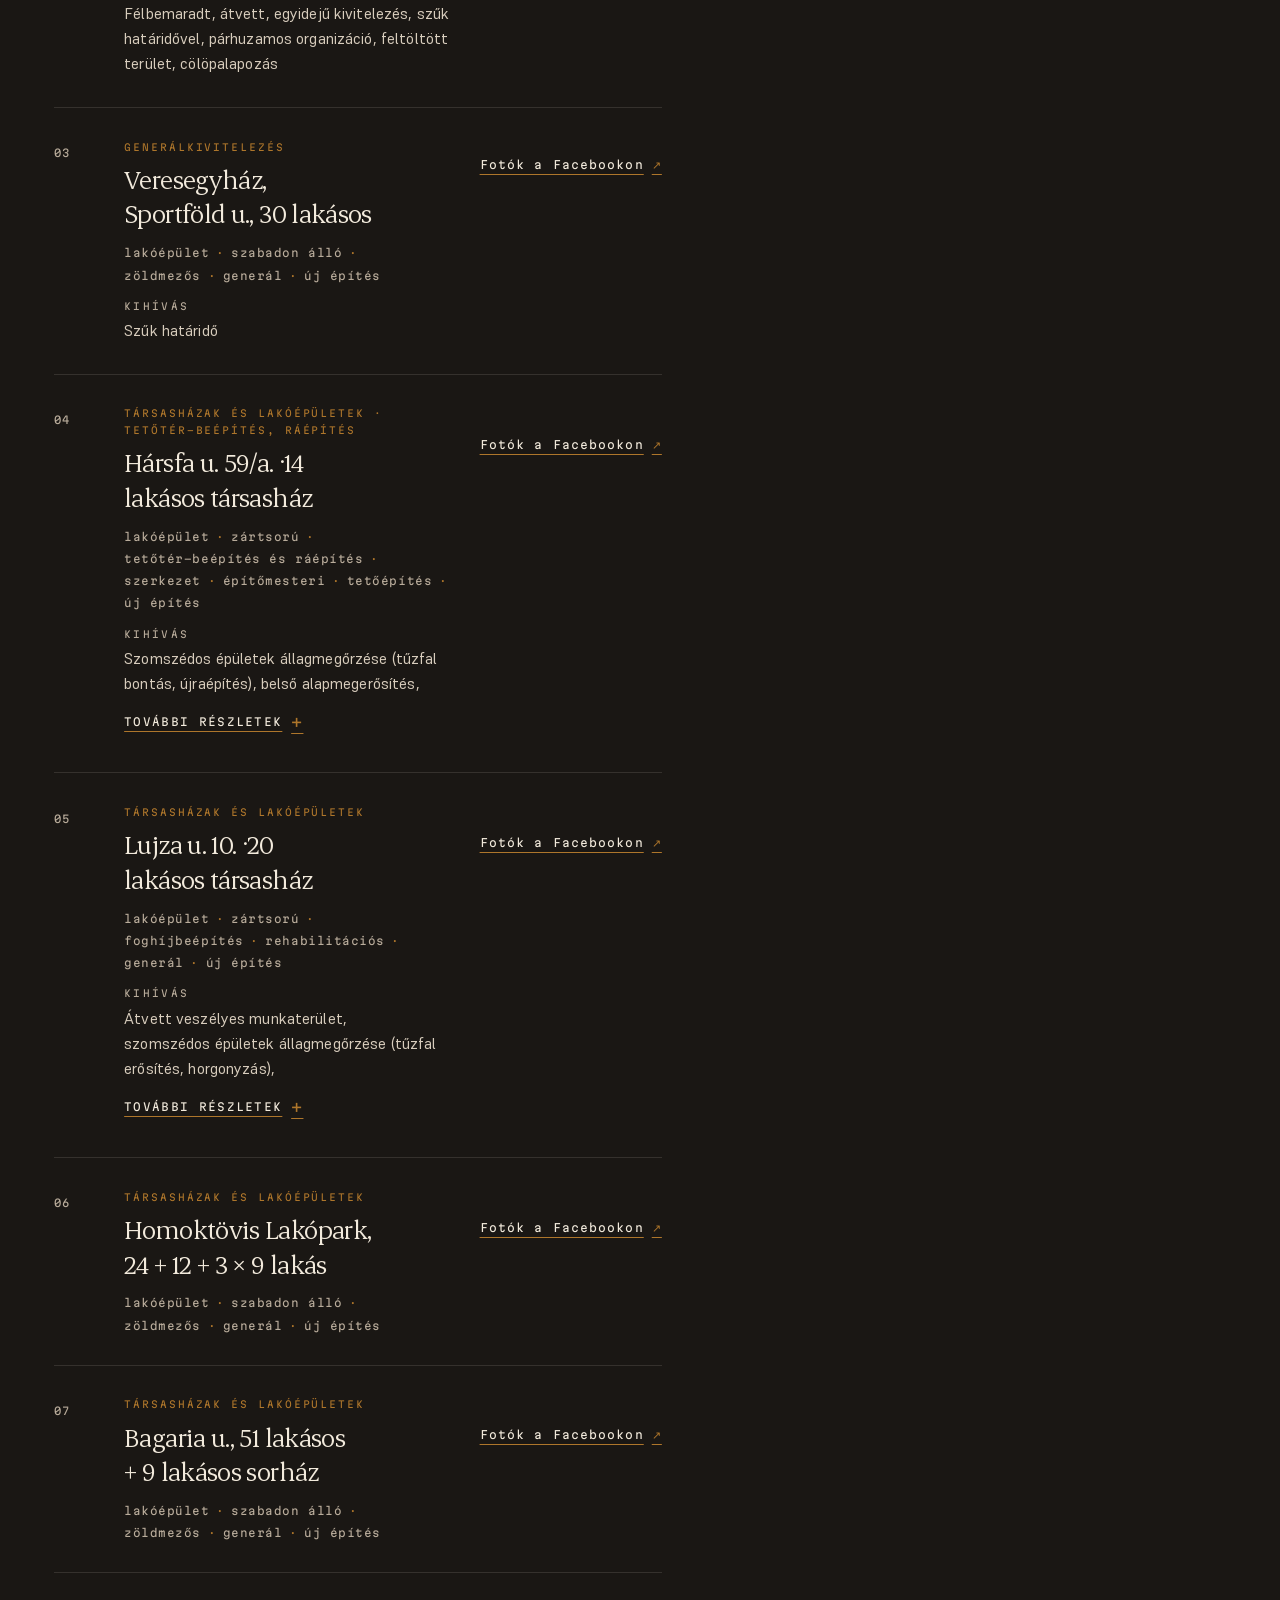
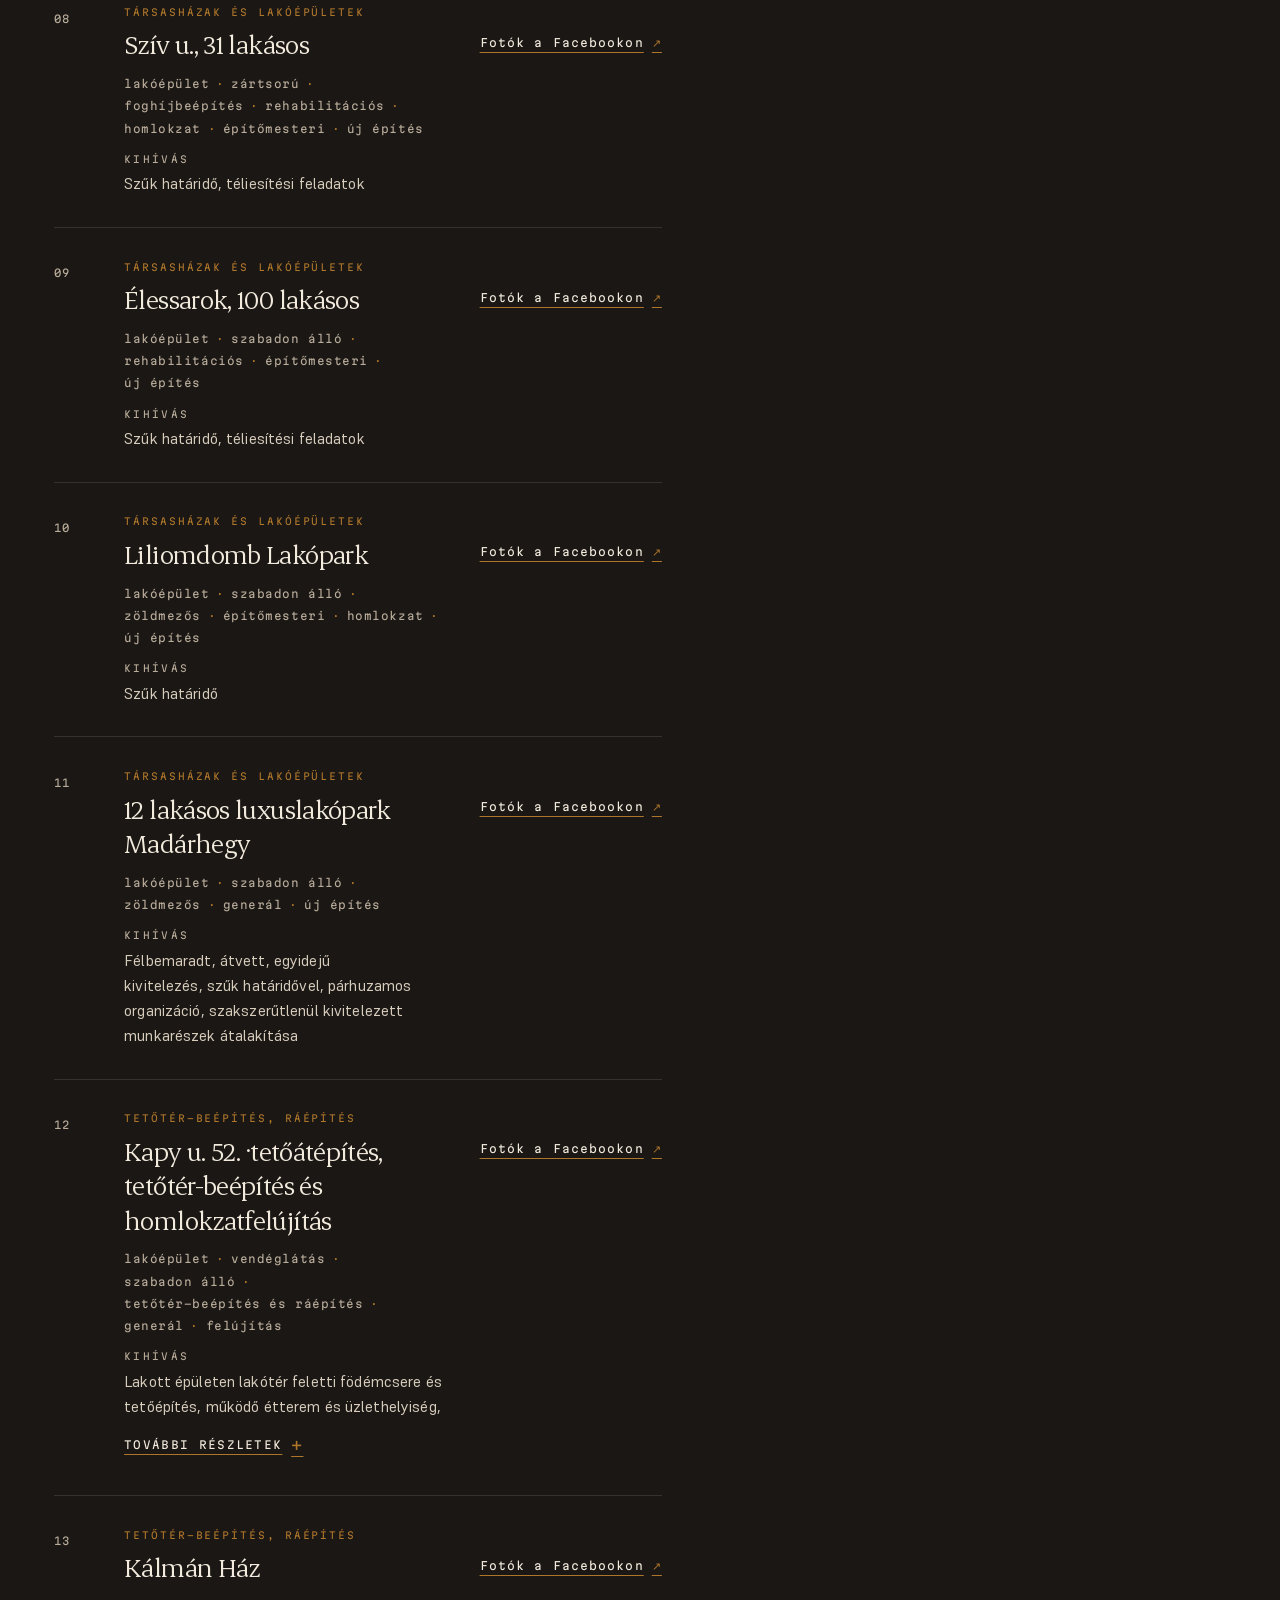
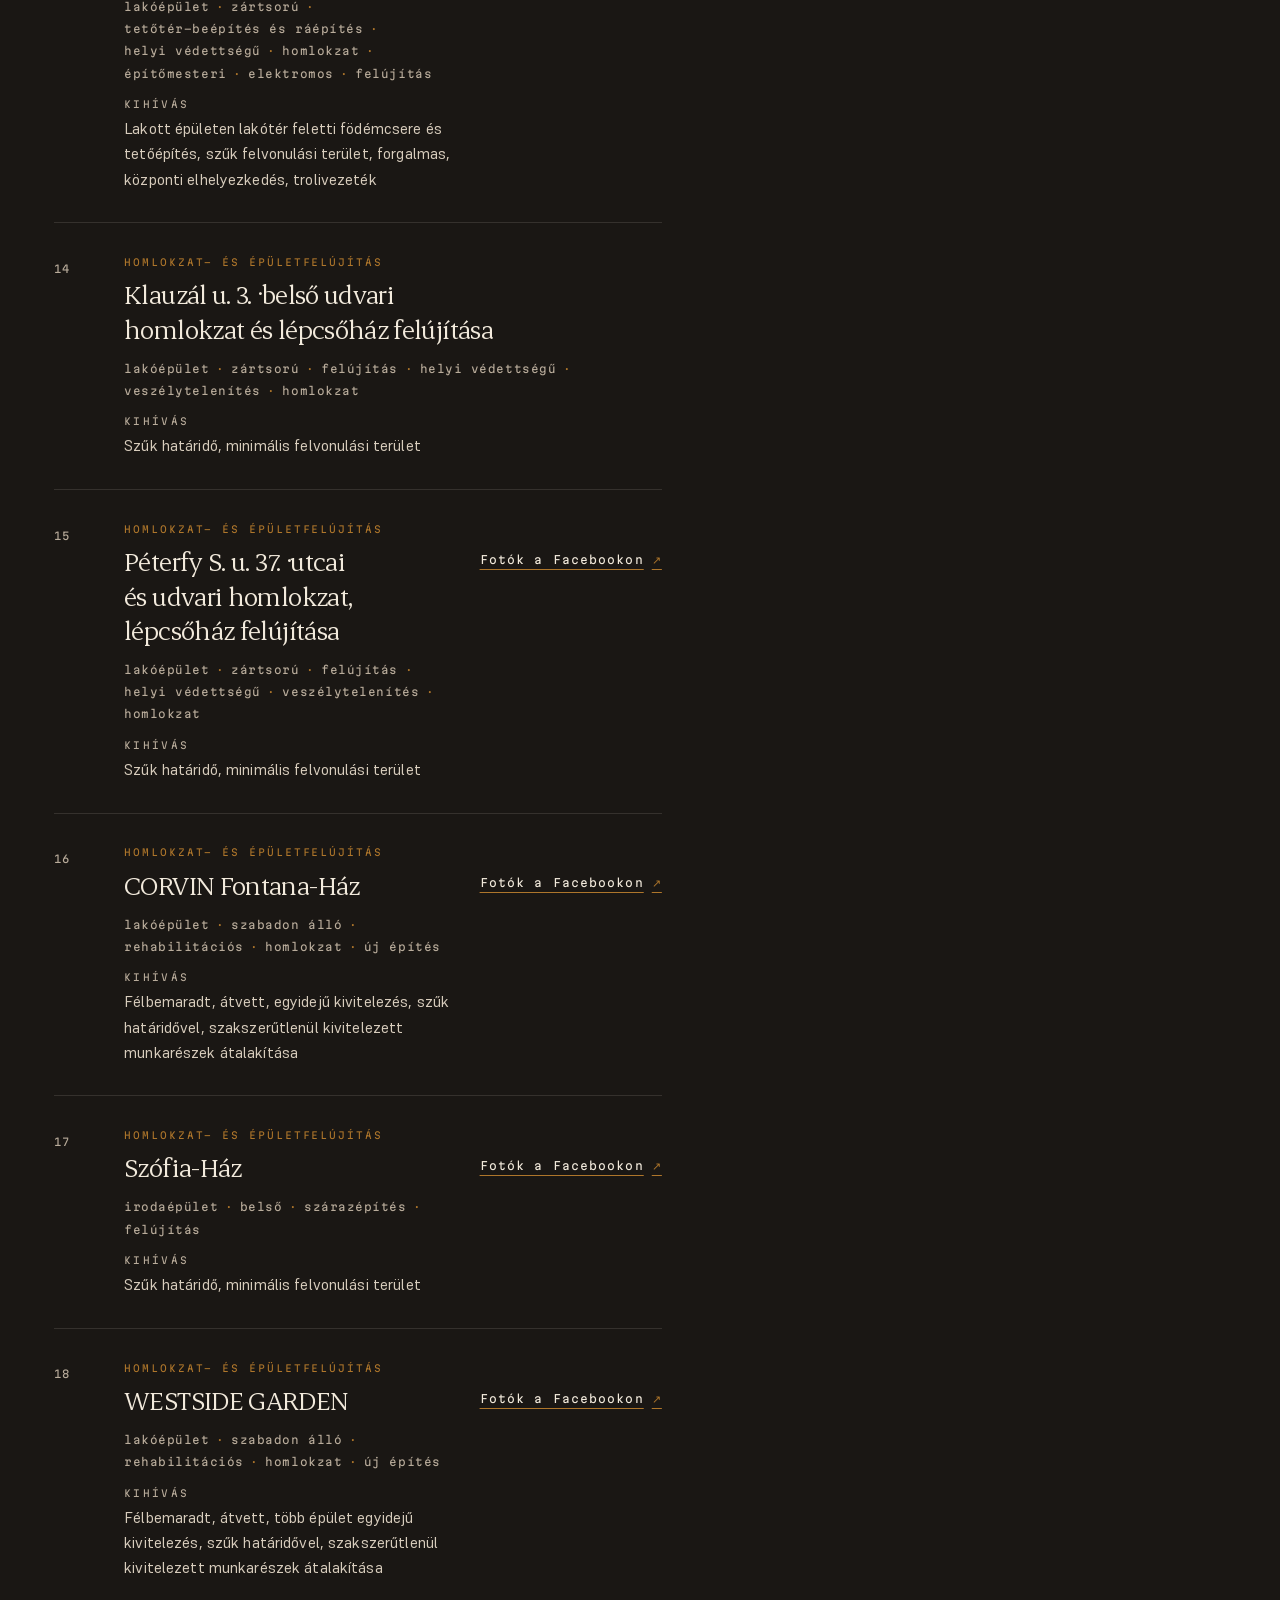
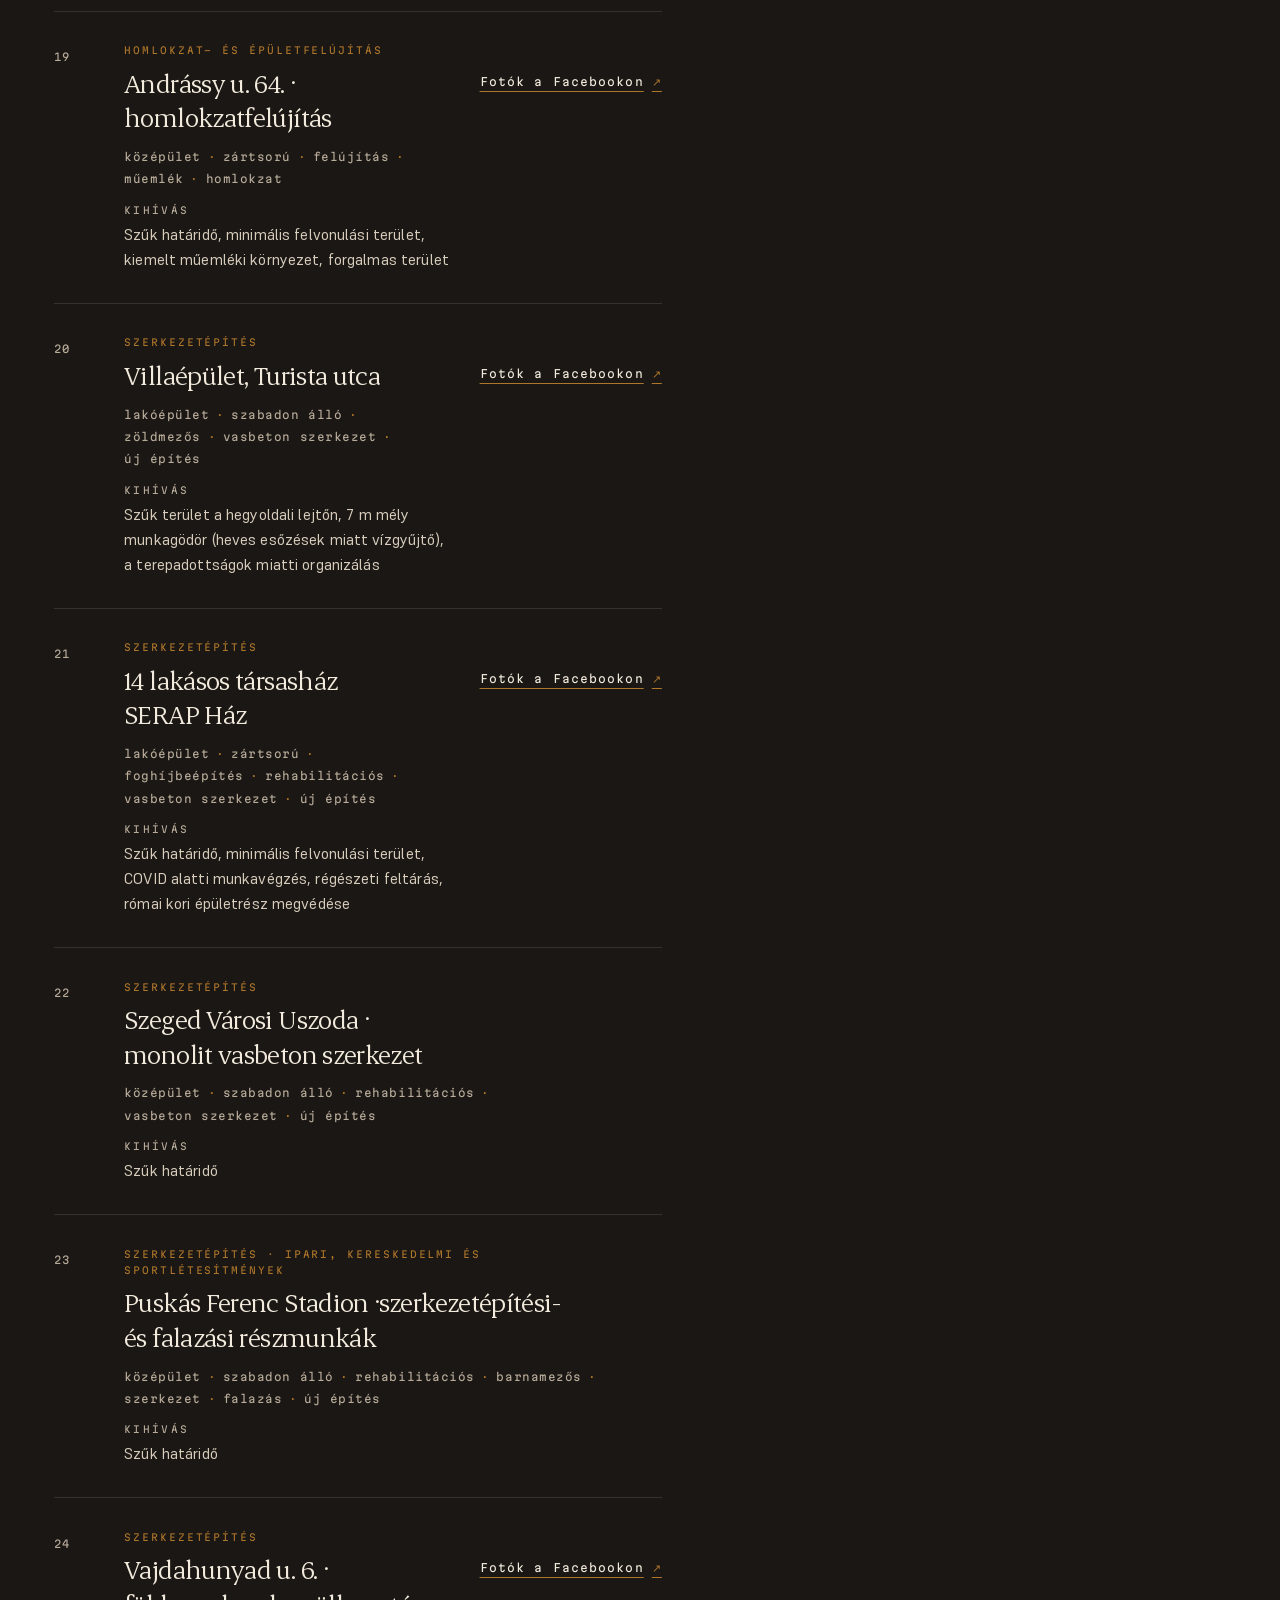
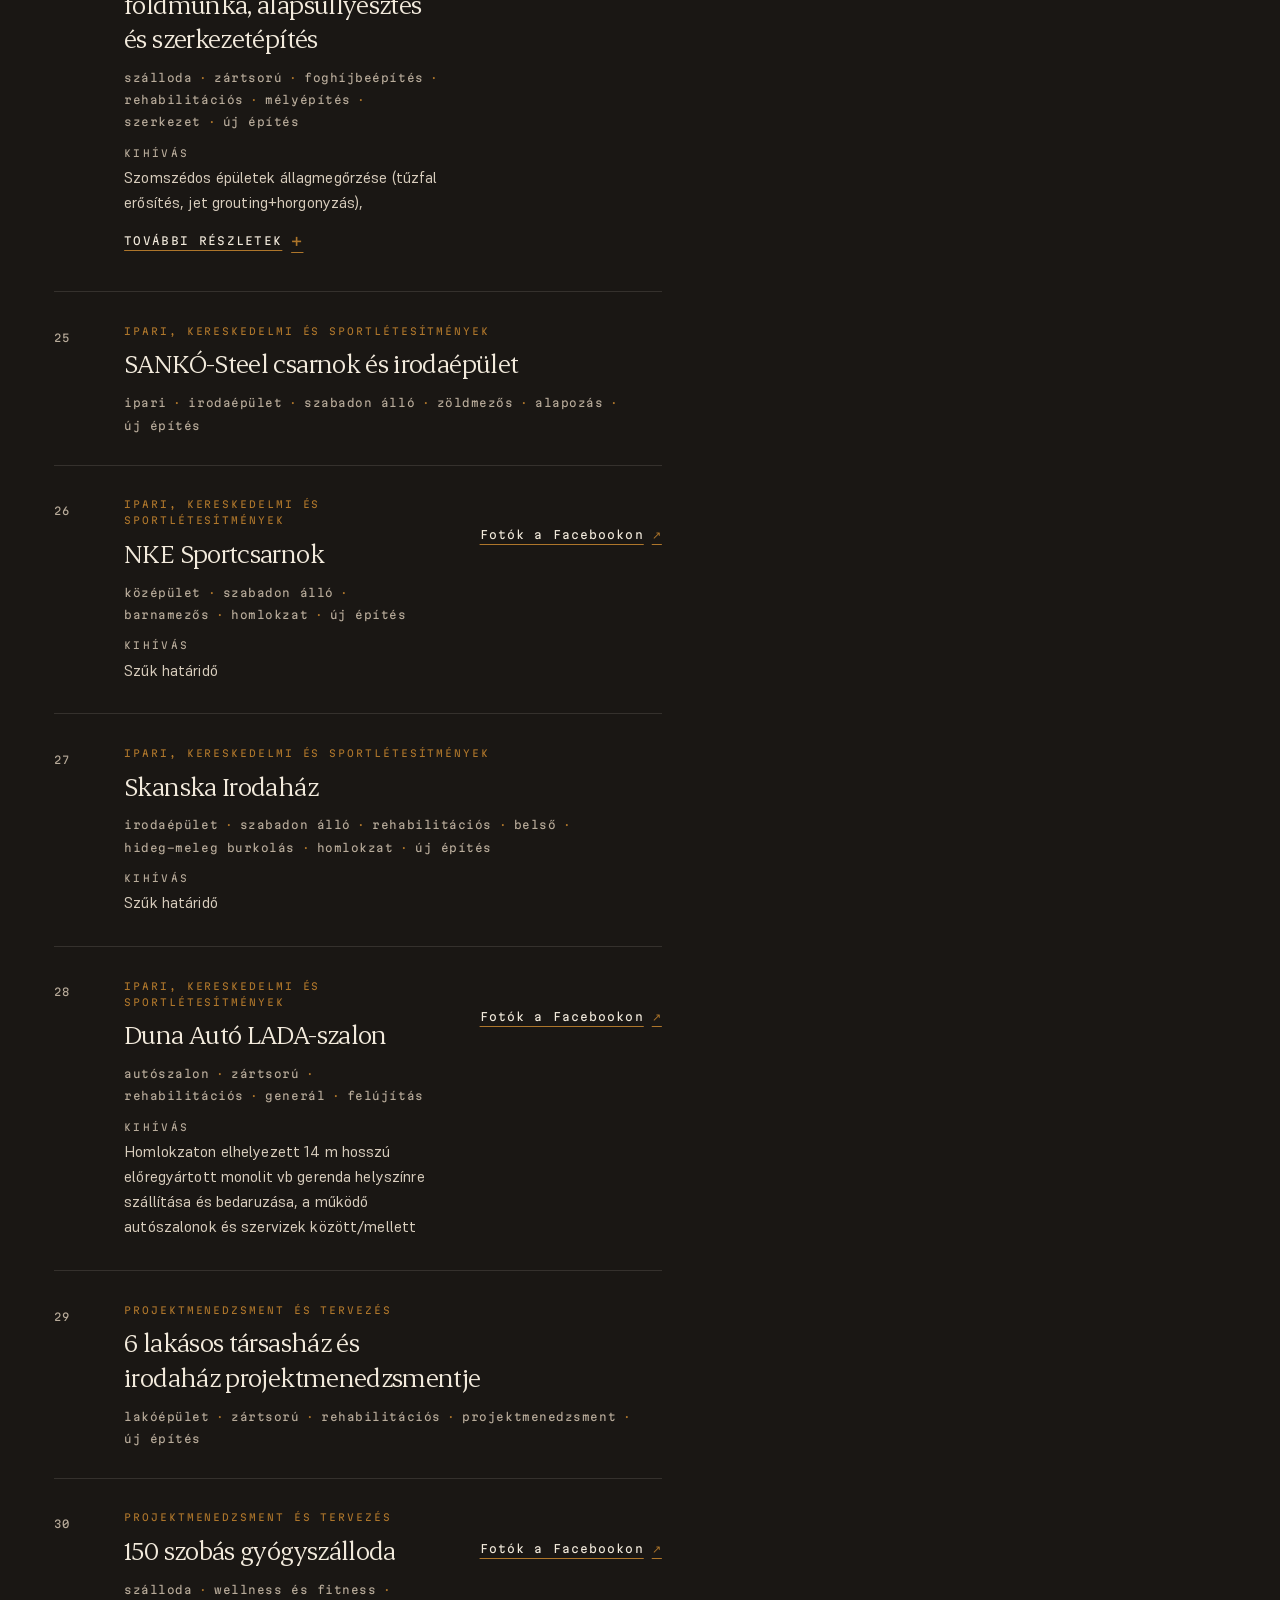
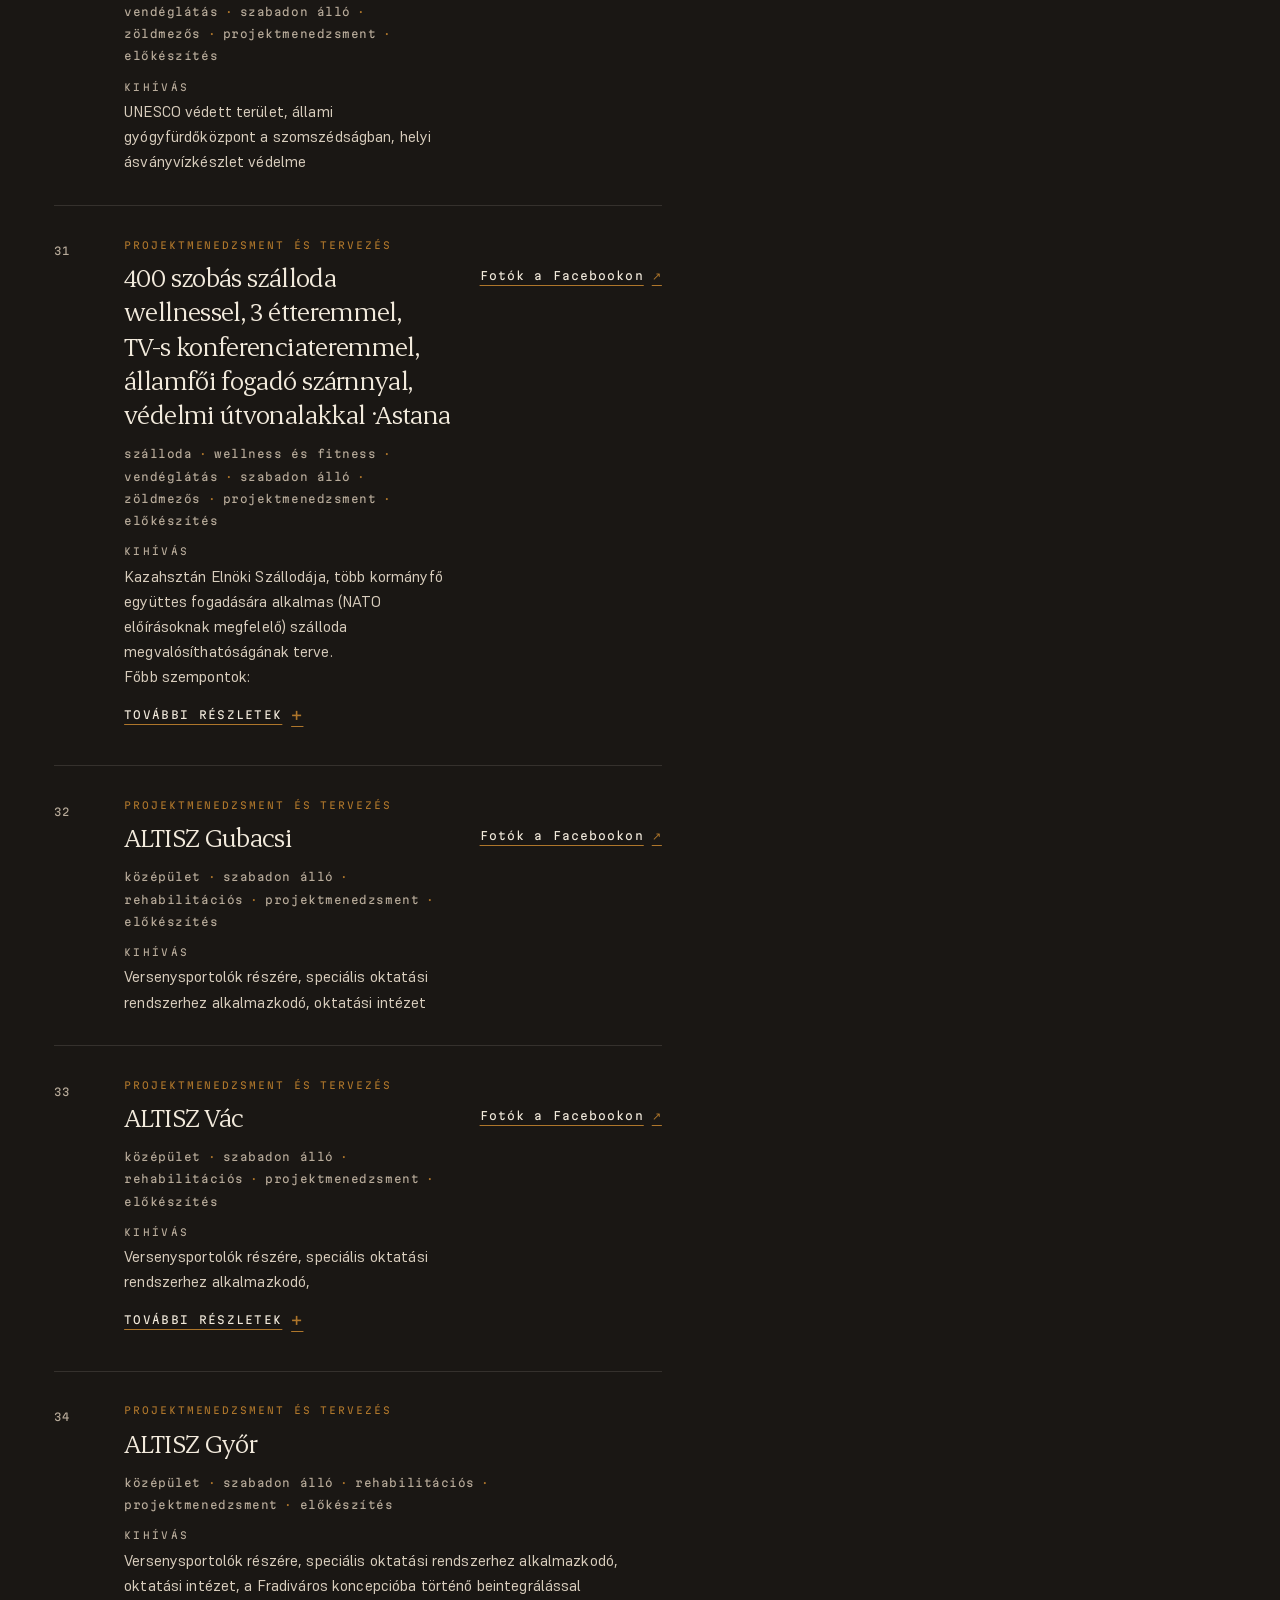
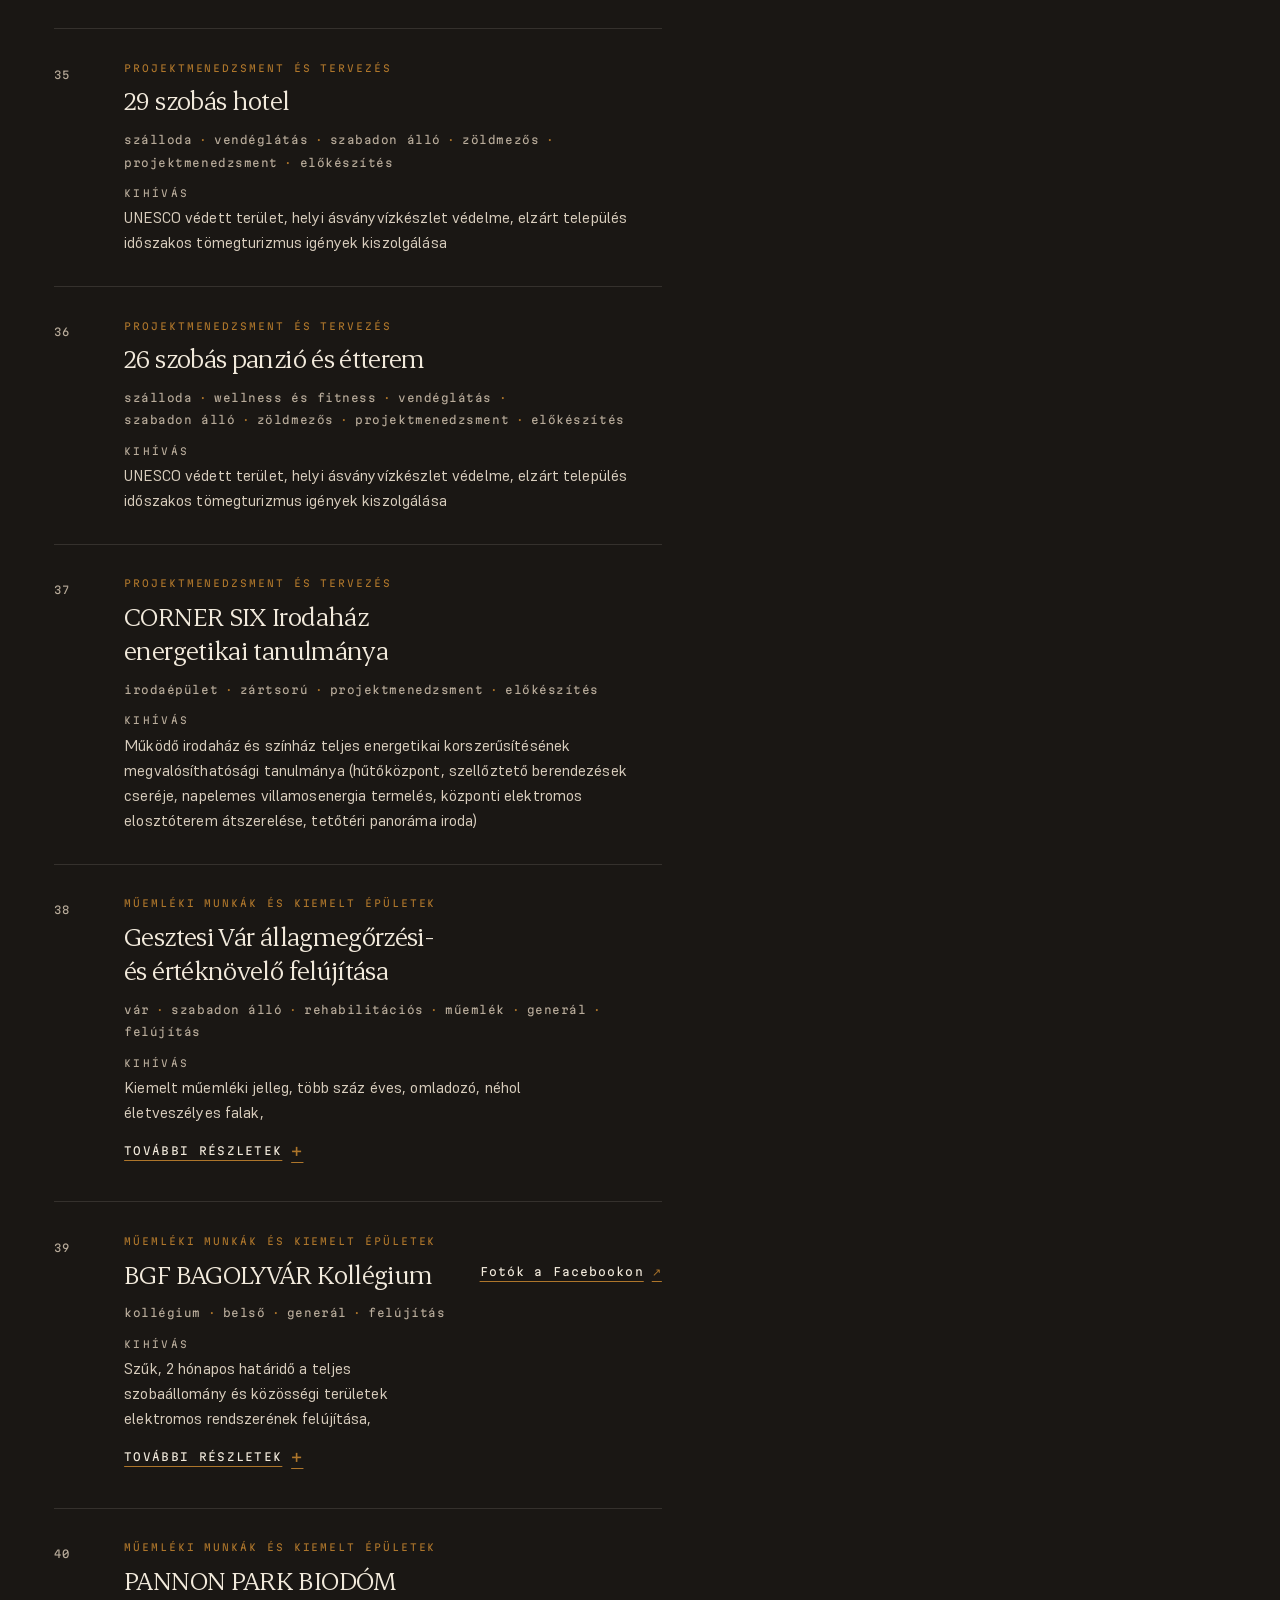
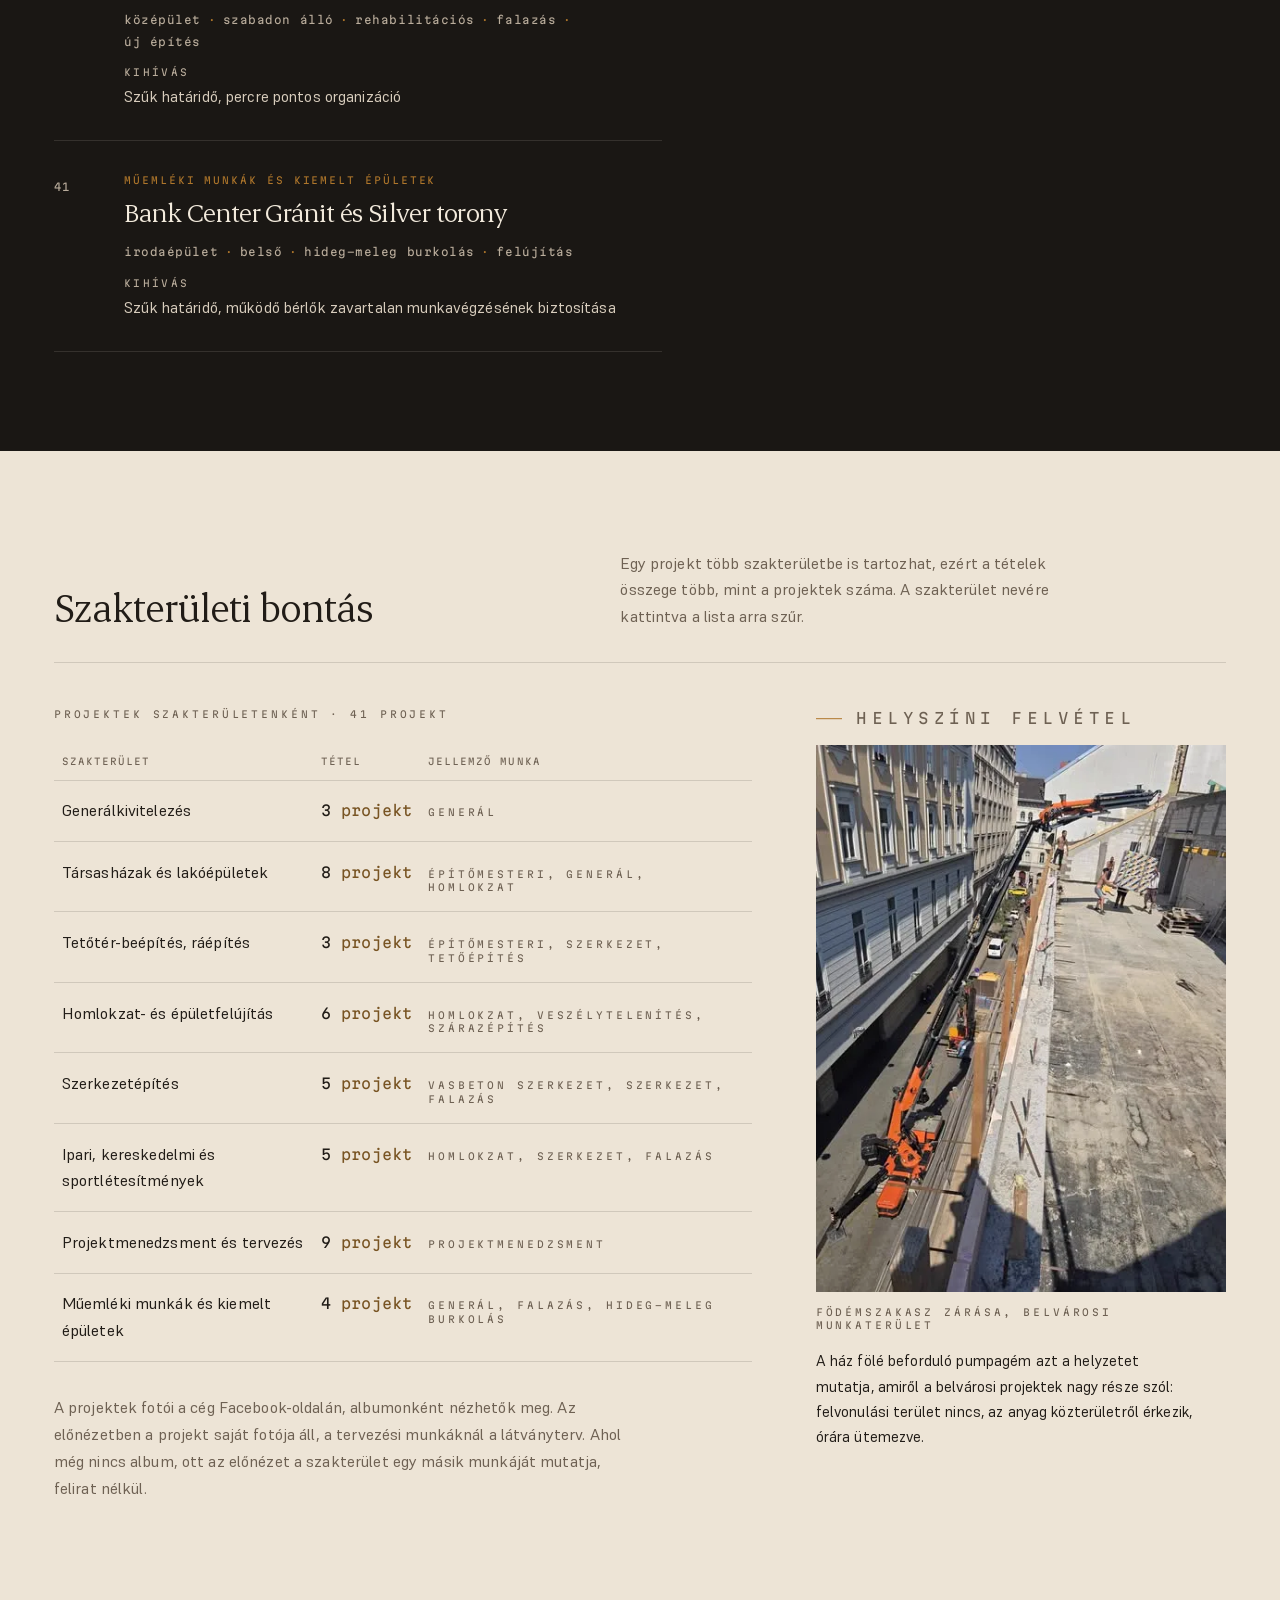
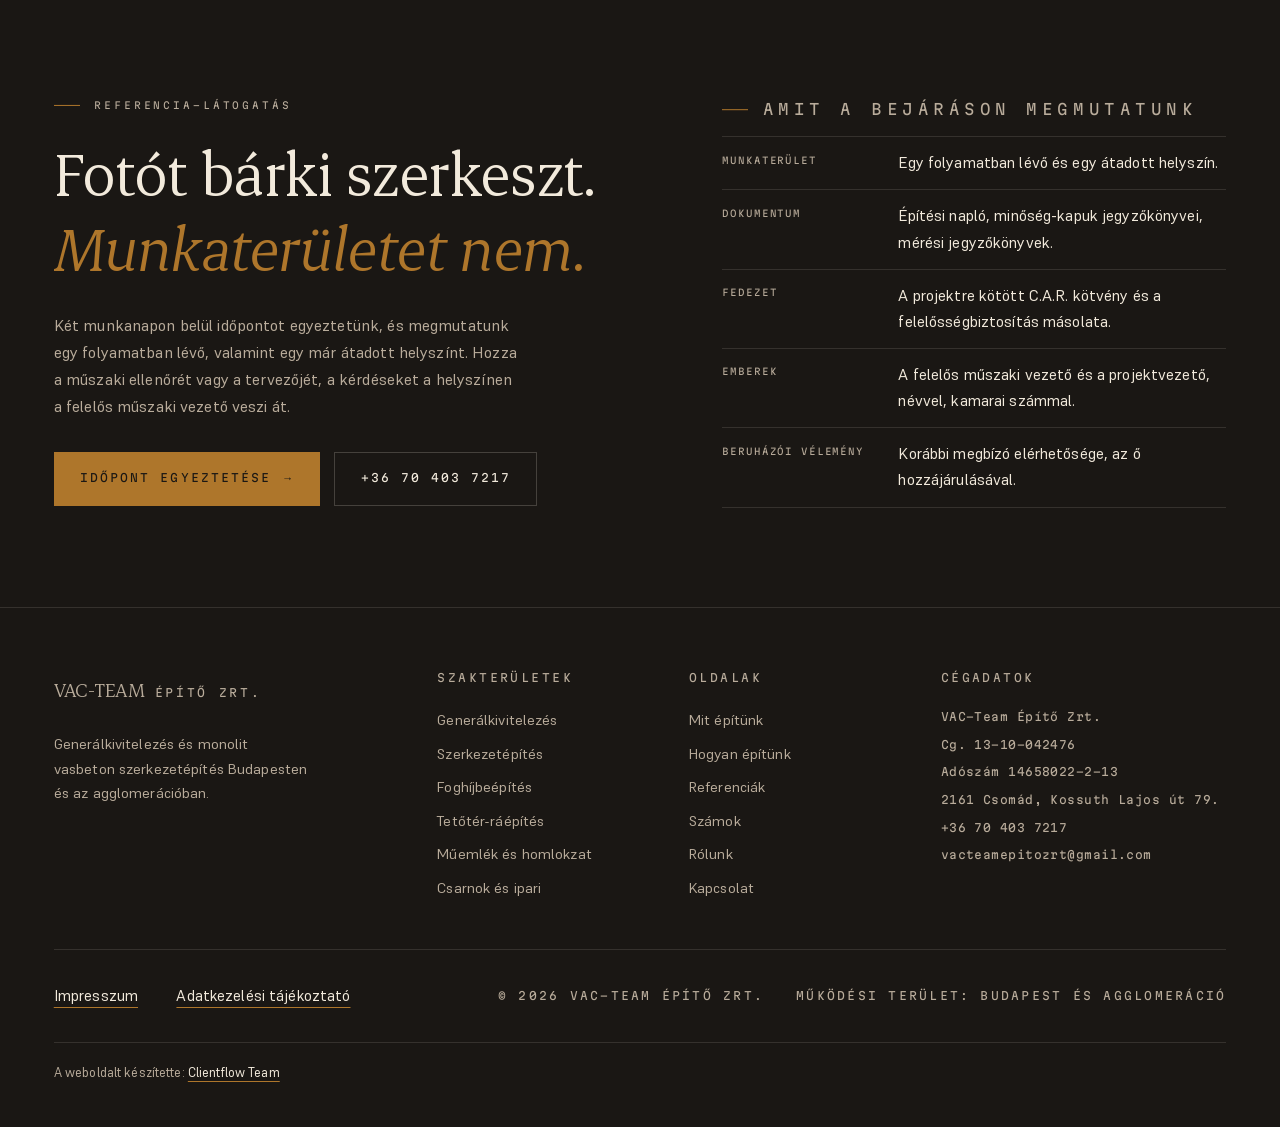
<file: referenciak.html>
<!DOCTYPE html>
<html lang="hu">
<head>
<meta charset="UTF-8">
<meta name="viewport" content="width=device-width, initial-scale=1.0">
<script>document.documentElement.className += ' js';</script>
<title>Referenciák: társasház, homlokzat, szerkezetépítés · VAC-Team</title>
<meta name="description" content="A VAC-Team Építő Zrt. 41 referenciája: társasház, tetőtér-beépítés, homlokzat-felújítás, szerkezetépítés és műemlék, a munka nehézségével.">
<link rel="canonical" href="https://vacteam.hu/referenciak">
<link rel="alternate" hreflang="hu" href="https://vacteam.hu/referenciak">
<link rel="alternate" hreflang="x-default" href="https://vacteam.hu/referenciak">
<meta property="og:type" content="website">
<meta property="og:site_name" content="VAC-Team Építő Zrt.">
<meta property="og:locale" content="hu_HU">
<meta property="og:title" content="Referenciák: társasház, homlokzat, szerkezetépítés · VAC-Team Építő Zrt.">
<meta property="og:description" content="A VAC-Team Építő Zrt. 41 referenciája nyolc szakterületen, a generálkivitelezéstől a műemléki munkákig, a munka nehézségével és fotókkal.">
<meta property="og:url" content="https://vacteam.hu/referenciak">
<meta property="og:image" content="https://vacteam.hu/media/og/og-referenciak.jpg">
<meta property="og:image:width" content="1200">
<meta property="og:image:height" content="630">
<meta property="og:image:alt" content="Zártsorú budapesti lakóépület a szomszédos házak között">
<meta name="twitter:card" content="summary_large_image">
<meta name="twitter:title" content="Referenciák: társasház, homlokzat, szerkezetépítés · VAC-Team Építő Zrt.">
<meta name="twitter:description" content="A VAC-Team Építő Zrt. 41 referenciája nyolc szakterületen, a generálkivitelezéstől a műemléki munkákig, a munka nehézségével és fotókkal.">
<meta name="twitter:image" content="https://vacteam.hu/media/og/og-referenciak.jpg">
<meta name="theme-color" content="#1A1714">
<link rel="icon" href="favicon.ico" sizes="32x32">
<link rel="icon" type="image/svg+xml" href="media/favicon.svg">
<link rel="apple-touch-icon" href="media/apple-touch-icon.png">
<link rel="manifest" href="site.webmanifest">
<link rel="stylesheet" href="css/style.css?v=20261104a">
<style>
body.p-ref .phero{padding-top:calc(var(--nav-h) + clamp(2.5rem,8vh,6rem));padding-bottom:clamp(1.4rem,3vh,2.2rem)}
body.p-ref .r-list{padding-top:0;scroll-margin-top:calc(var(--nav-h) + 1.2rem)}
body.p-ref .r-head{display:flex;flex-wrap:wrap;gap:.6rem 1.5rem;align-items:baseline;
  justify-content:space-between;padding-block:clamp(1.6rem,4vh,2.6rem)}

body.p-ref .idxview__frame{aspect-ratio:4/3;max-height:calc(100svh - var(--nav-h) - 6rem)}
body.p-ref .r-main{min-width:0}
@media(min-width:981px){
  body.p-ref .idxwrap{grid-template-columns:minmax(0,1.2fr) minmax(0,1fr)}
}

.rfilt{display:none}
.js .rfilt{display:block}
.rfilt .filt{border-bottom:0;padding-bottom:var(--sp-2)}
.rsels{display:grid;grid-template-columns:repeat(3,minmax(0,1fr));
  gap:var(--sp-2) var(--sp-3);align-items:end;padding:var(--sp-2) 0 var(--sp-3);
  border-bottom:1px solid var(--line)}

body.p-ref .idxview{align-self:start}
body.p-ref .r-head__r{display:flex;align-items:center;gap:var(--sp-3);flex-wrap:wrap}
.rsel{display:grid;gap:.45rem}
.rsel__w{position:relative;display:block}
.rsel__w::after{content:'';position:absolute;right:.95rem;top:50%;width:.42rem;height:.42rem;
  border-right:1px solid var(--okker);border-bottom:1px solid var(--okker);
  transform:translateY(-70%) rotate(45deg);pointer-events:none}
.rsel select{appearance:none;-webkit-appearance:none;width:100%;min-height:44px;
  padding:.6rem 2.4rem .6rem .85rem;background:var(--kova-2);color:var(--ink);color-scheme:dark;
  border:1px solid var(--line-2);border-radius:0;font-family:var(--sans);font-size:.92rem;
  cursor:pointer;transition:border-color .3s ease}
.rsel select:hover{border-color:var(--okker)}
.rsel select.is-set{border-color:var(--okker)}
.rsel select option{background:var(--kova-2);color:var(--ink)}
.rsel select option:disabled{color:#8C8073}

.rsel__w.is-enh select{position:absolute;inset:0;opacity:0;pointer-events:none}
.rsel__btn{display:block;width:100%;min-height:44px;padding:.6rem 2.4rem .6rem .85rem;text-align:left;
  background:var(--kova-2);color:var(--ink);border:1px solid var(--line-2);border-radius:0;
  font-family:var(--sans);font-size:.92rem;cursor:pointer;white-space:nowrap;overflow:hidden;text-overflow:ellipsis;
  transition:border-color .3s ease}
.rsel__btn:hover,.rsel__btn.is-set,.rsel__w.is-open .rsel__btn{border-color:var(--okker)}
.rsel__btn:focus-visible{outline:2px solid var(--okker);outline-offset:2px}
.rsel__w.is-open::after{transform:translateY(-20%) rotate(225deg)}
.rsel__w::after{transition:transform .25s ease}
.rsel__list{position:absolute;z-index:60;top:calc(100% + 4px);left:0;right:0;margin:0;padding:.3rem 0;list-style:none;
  max-height:320px;overflow-y:auto;overscroll-behavior:contain;background:var(--kova-2);
  border:1px solid var(--okker);box-shadow:0 18px 40px -12px #0A0908CC}
.rsel__list[hidden]{display:none}
.rsel__list [role=option]{padding:.55rem .85rem;font-family:var(--sans);font-size:.92rem;line-height:1.35;
  color:var(--ink);cursor:pointer;outline:0}
.rsel__list [role=option]:hover,.rsel__list [role=option]:focus{background:#2E2721;color:var(--ink)}
.rsel__list [role=option][aria-selected=true]{color:#BA8B4B}
.rsel__list [role=option][aria-selected=true]::before{content:'';display:inline-block;width:.38rem;height:.38rem;
  margin-right:.55rem;vertical-align:.12em;background:#BA8B4B}
.rsel__list [role=option][aria-disabled=true]{color:#8C8073;cursor:default;background:none}
.rclear{display:none;min-height:40px;padding:.5rem .9rem;font-family:var(--mono);font-size:.66rem;
  letter-spacing:.12em;text-transform:uppercase;color:var(--ink);border:1px solid var(--line-2);
  text-decoration:underline;text-decoration-color:var(--okker);text-underline-offset:.4em;
  transition:color .3s,border-color .3s}
.js .rclear{display:inline-flex;align-items:center}
.rclear:hover:not(:disabled){color:var(--okker);border-color:var(--okker)}
.rclear:disabled{display:none}
body.p-ref .r-head__r{min-height:40px}
.chip{min-height:40px}
.rfilt .chip.on::before{content:none}
.rfilt .chip.on{background:var(--okker-a);color:var(--ink)}

.refs{border-top:1px solid var(--line)}
.ref{display:grid;grid-template-columns:2.9rem minmax(0,1fr) auto;gap:.4rem var(--sp-3);
  padding-block:clamp(1.4rem,3.4vh,2.1rem);border-bottom:1px solid var(--line);align-items:start}
.ref.is-hidden{display:none}
.ref__n{font-family:var(--mono);font-size:.66rem;letter-spacing:.16em;color:var(--ink-2);padding-top:.55em;
  transition:color .4s ease}
.ref__cat{color:var(--okker);letter-spacing:.2em;line-height:1.7}
.ref__t{font-size:var(--t-2);line-height:1.18;margin-top:.45rem;max-width:30ch;
  transition:color .4s ease}
.ref__keys{display:flex;flex-wrap:wrap;gap:.3rem 0;margin-top:.85rem;list-style:none;padding:0;
  font-family:var(--mono);font-size:.68rem;letter-spacing:.05em;color:var(--ink-2);line-height:1.6}
.ref__keys li:not(:last-child)::after{content:'\00b7';color:var(--okker);padding-inline:.6em}
.ref__k{margin-top:1rem;max-width:62ch}
.ref__kl{color:var(--ink-2);letter-spacing:.24em}
.ref__kx{margin-top:.3rem;font-size:.97rem;line-height:1.62;color:#D8CDBD}
.ref__more{margin-top:.35rem;font-size:.97rem;line-height:1.62;color:#D8CDBD}
.ref__more summary{display:inline-flex;align-items:center;gap:.55rem;min-height:40px;cursor:pointer;
  list-style:none;font-family:var(--mono);font-size:.68rem;letter-spacing:.12em;text-transform:uppercase;
  color:var(--ink);text-decoration:underline;text-decoration-color:var(--okker);text-underline-offset:.45em}
.ref__more summary::-webkit-details-marker{display:none}
.ref__more summary::after{content:'+';color:var(--okker);font-size:1rem;text-decoration:none;
  transition:transform .35s var(--e-out)}
.ref__more[open] summary::after{transform:rotate(45deg)}
.ref__more summary:hover{color:var(--okker)}
.ref__more p{margin-top:.2rem}
.ref__more ul{margin:.3rem 0 0;padding-left:1.1rem}
.ref__more li{margin-top:.2rem}
.ref__more li::marker{color:var(--okker)}
.ref__s{display:flex;flex-direction:column;align-items:flex-end;gap:.8rem;padding-top:.3rem}
.ref__img{display:none;width:96px;height:auto;object-fit:cover;border:1px solid var(--line)}
.ref__fb{display:inline-flex;align-items:center;gap:.5rem;min-height:44px;white-space:nowrap;
  font-family:var(--mono);font-size:.7rem;letter-spacing:.1em;color:var(--ink);
  text-decoration:underline;text-decoration-color:var(--okker);text-underline-offset:.45em;
  transition:color .3s ease}
.ref__fb i{font-style:normal;color:var(--okker);text-decoration:none}
.ref__fb:hover{color:var(--okker)}

.ref__tl{color:inherit;text-decoration:none}
.ref__tl:hover,.ref__tl:focus-visible{color:var(--okker);text-decoration:underline;text-decoration-thickness:1px;text-underline-offset:.18em}
.ref__tl:focus-visible{outline:2px solid var(--okker);outline-offset:4px}
.ref__imgl{display:block;line-height:0}
@media (hover:hover) and (pointer:fine){
  .ref:hover .ref__n,.ref:hover .ref__t{color:var(--okker)}
}
.ref-empty{padding-block:var(--sp-5);font-family:var(--display);font-size:var(--t-2);line-height:1.35;
  max-width:34ch;border-bottom:1px solid var(--line)}
.ref-empty[hidden]{display:none}
.ref-empty__b{display:inline-flex;align-items:center;min-height:44px;margin-left:.4em;
  font-family:var(--mono);font-size:.72rem;letter-spacing:.12em;text-transform:uppercase;color:var(--ink);
  text-decoration:underline;text-decoration-color:var(--okker);text-underline-offset:.45em;vertical-align:middle}
.ref-empty__b:hover{color:var(--okker)}

@media(max-width:980px){
  .ref__img{display:block}
}
@media(max-width:640px){
  .ref{grid-template-columns:2.2rem minmax(0,1fr)}
  .ref__s{grid-column:2;flex-direction:row;align-items:center;justify-content:space-between;padding-top:.6rem}
  .ref__fb{margin-left:auto}
  .rsels{grid-template-columns:1fr 1fr;padding-top:var(--sp-1)}
  .rfilt .filt{gap:.4rem}
  .rfilt .filt__lab{flex-basis:100%}
  .rfilt .chip{padding:.45rem .7rem;letter-spacing:.1em;line-height:1.4;text-align:left}
}

.rmore__s{display:none}
@media(max-width:640px){
  .rmore{border-bottom:1px solid var(--line)}
  .rmore[open]{border-bottom:0}
  .rmore__s{display:flex;align-items:center;gap:.6rem;min-height:44px;cursor:pointer;list-style:none;
    font-family:var(--mono);font-size:.7rem;letter-spacing:.12em;text-transform:uppercase;color:var(--ink);
    text-decoration:underline;text-decoration-color:var(--okker);text-underline-offset:.45em}
  .rmore__s::-webkit-details-marker{display:none}
  .rmore__s::after{content:'+';color:var(--okker);font-size:1rem;text-decoration:none;margin-left:auto;
    transition:transform .35s var(--e-out)}
  .rmore[open] .rmore__s::after{transform:rotate(45deg)}
  .rmore__n{color:var(--okker);text-decoration:none}
}
@media(max-width:380px){.rsels{grid-template-columns:1fr}}
body.p-ref .own{margin-top:0}
body.p-ref .r-two{display:grid;grid-template-columns:minmax(0,1.7fr) minmax(0,1fr);
  gap:var(--sp-4) clamp(2rem,5vw,5rem);align-items:start}
body.p-ref .r-two--cta{grid-template-columns:minmax(0,1.2fr) minmax(0,1fr)}
body.p-ref .r-side{display:flex;flex-direction:column;gap:var(--sp-2)}
body.p-ref .r-side .shot{max-width:440px}
body.p-ref .r-side p{font-size:.94rem}
body.p-ref .r-side__t{margin-top:var(--sp-3)}
body.p-ref .r-note{margin-top:var(--sp-4);max-width:64ch}
body.p-ref .r-cta__t{font-size:var(--t-4);margin-top:var(--sp-3)}
body.p-ref .r-cta__t em{font-style:italic;color:var(--okker)}
body.p-ref .r-cta__x{margin-top:var(--sp-3);max-width:52ch;color:var(--ink-2)}
@media(max-width:900px){
  body.p-ref .r-two,body.p-ref .r-two--cta{grid-template-columns:1fr}
}
</style>
<script type="application/ld+json">
{
 "@context": "https://schema.org",
 "@graph": [
  {
   "@type": "GeneralContractor",
   "@id": "https://vacteam.hu/#ceg",
   "name": "VAC-Team Építő Zrt.",
   "legalName": "VAC-Team Építő Zártkörűen Működő Részvénytársaság",
   "url": "https://vacteam.hu/",
   "logo": {
    "@type": "ImageObject",
    "@id": "https://vacteam.hu/#logo",
    "url": "https://vacteam.hu/media/logo-512.png",
    "width": 512,
    "height": 512
   },
   "image": "https://vacteam.hu/media/og-kep.jpg",
   "telephone": "+36 70 403 7217",
   "email": "vacteamepitozrt@gmail.com",
   "vatID": "14658022-2-13",
   "taxID": "14658022-2-13",
   "identifier": [
    {
     "@type": "PropertyValue",
     "propertyID": "Cégjegyzékszám",
     "value": "13-10-042476"
    },
    {
     "@type": "PropertyValue",
     "propertyID": "MKIK építőipari kivitelezői névjegyzék, nyilvántartási szám",
     "value": "26B79262"
    }
   ],
   "foundingDate": "2009",
   "address": {
    "@type": "PostalAddress",
    "streetAddress": "Kossuth Lajos út 79.",
    "addressLocality": "Csomád",
    "postalCode": "2161",
    "addressRegion": "Pest vármegye",
    "addressCountry": "HU"
   },
   "areaServed": [
    {
     "@type": "City",
     "name": "Budapest"
    },
    {
     "@type": "AdministrativeArea",
     "name": "Pest megye"
    }
   ],
   "employee": {
    "@type": "Person",
    "name": "Antal-Köz Csaba",
    "jobTitle": "vezérigazgató"
   },
   "knowsAbout": [
    "generálkivitelezés",
    "társasház kivitelezés",
    "monolit vasbeton szerkezetépítés",
    "foghíjbeépítés",
    "tetőtér-beépítés",
    "emeletráépítés",
    "homlokzat-felújítás",
    "műemlék homlokzat-felújítás",
    "csarnoképítés",
    "építőipari projektmenedzsment"
   ],
   "hasOfferCatalog": {
    "@type": "OfferCatalog",
    "name": "Kivitelezési szakterületek",
    "itemListElement": [
     {
      "@type": "Offer",
      "itemOffered": {
       "@type": "Service",
       "name": "Generálkivitelezés",
       "url": "https://vacteam.hu/hogyan-epitunk#general"
      }
     },
     {
      "@type": "Offer",
      "itemOffered": {
       "@type": "Service",
       "name": "Monolit vasbeton szerkezetépítés",
       "url": "https://vacteam.hu/hogyan-epitunk#szerkezet"
      }
     },
     {
      "@type": "Offer",
      "itemOffered": {
       "@type": "Service",
       "name": "Foghíjbeépítés",
       "url": "https://vacteam.hu/foghij"
      }
     },
     {
      "@type": "Offer",
      "itemOffered": {
       "@type": "Service",
       "name": "Tetőtér-beépítés és emeletráépítés",
       "url": "https://vacteam.hu/foghij#tetoter"
      }
     },
     {
      "@type": "Offer",
      "itemOffered": {
       "@type": "Service",
       "name": "Műemlék homlokzat-felújítás",
       "url": "https://vacteam.hu/muemlek"
      }
     },
     {
      "@type": "Offer",
      "itemOffered": {
       "@type": "Service",
       "name": "Csarnok és iparterület",
       "url": "https://vacteam.hu/mit-epitunk#csarnok"
      }
     }
    ]
   }
  },
  {
   "@type": "WebSite",
   "@id": "https://vacteam.hu/#web",
   "url": "https://vacteam.hu/",
   "name": "VAC-Team Építő Zrt.",
   "alternateName": "VAC-Team",
   "inLanguage": "hu",
   "publisher": {
    "@type": "GeneralContractor",
    "@id": "https://vacteam.hu/#ceg",
    "name": "VAC-Team Építő Zrt."
   }
  },
  {
   "@type": "BreadcrumbList",
   "@id": "https://vacteam.hu/referenciak#morzsa",
   "itemListElement": [
    {
     "@type": "ListItem",
     "position": 1,
     "name": "Főoldal",
     "item": "https://vacteam.hu/"
    },
    {
     "@type": "ListItem",
     "position": 2,
     "name": "Referenciák",
     "item": "https://vacteam.hu/referenciak"
    }
   ]
  },
  {
   "@type": "WebPage",
   "@id": "https://vacteam.hu/referenciak#oldal",
   "url": "https://vacteam.hu/referenciak",
   "name": "Referenciák: társasház, homlokzat, szerkezetépítés · VAC-Team",
   "description": "A VAC-Team Építő Zrt. 41 referenciája: társasház, tetőtér-beépítés, homlokzat-felújítás, szerkezetépítés és műemlék, a munka nehézségével.",
   "inLanguage": "hu",
   "isPartOf": {
    "@id": "https://vacteam.hu/#web"
   },
   "about": {
    "@type": "GeneralContractor",
    "@id": "https://vacteam.hu/#ceg",
    "name": "VAC-Team Építő Zrt."
   },
   "dateModified": "2026-11-02",
   "breadcrumb": {
    "@id": "https://vacteam.hu/referenciak#morzsa"
   },
   "primaryImageOfPage": {
    "@type": "ImageObject",
    "url": "https://vacteam.hu/media/og/og-referenciak.jpg",
    "width": 1200,
    "height": 630
   }
  }
 ]
}
</script>
<!-- REF:LD:start -->
<script type="application/ld+json">
{
 "@context": "https://schema.org",
 "@type": "ItemList",
 "@id": "https://vacteam.hu/referenciak#projektek",
 "name": "A VAC-Team Építő Zrt. referenciái",
 "numberOfItems": 41,
 "itemListElement": [
  {
   "@type": "ListItem",
   "position": 1,
   "name": "ILKA-Villa Irodaház",
   "url": "https://www.facebook.com/media/set/?set=a.103492612339884&type=3"
  },
  {
   "@type": "ListItem",
   "position": 2,
   "name": "Lőrinc Liget Lakópark (40+40+40+19 lakásos lakóépület)",
   "url": "https://www.facebook.com/media/set/?set=a.103516372337508&type=3"
  },
  {
   "@type": "ListItem",
   "position": 3,
   "name": "Veresegyház, Sportföld u., 30 lakásos",
   "url": "https://www.facebook.com/media/set/?set=a.103506475671831&type=3"
  },
  {
   "@type": "ListItem",
   "position": 4,
   "name": "Hársfa u. 59/a. · 14 lakásos társasház",
   "url": "https://www.facebook.com/media/set/?set=a.990148893765104&type=3"
  },
  {
   "@type": "ListItem",
   "position": 5,
   "name": "Lujza u. 10. · 20 lakásos társasház",
   "url": "https://www.facebook.com/media/set/?set=a.990099780436682&type=3"
  },
  {
   "@type": "ListItem",
   "position": 6,
   "name": "Homoktövis Lakópark, 24 + 12 + 3 × 9 lakás",
   "url": "https://www.facebook.com/media/set/?set=a.103491492339996&type=3"
  },
  {
   "@type": "ListItem",
   "position": 7,
   "name": "Bagaria u., 51 lakásos + 9 lakásos sorház",
   "url": "https://www.facebook.com/media/set/?set=a.103500559005756&type=3"
  },
  {
   "@type": "ListItem",
   "position": 8,
   "name": "Szív u., 31 lakásos",
   "url": "https://www.facebook.com/media/set/?set=a.103501859005626&type=3"
  },
  {
   "@type": "ListItem",
   "position": 9,
   "name": "Élessarok, 100 lakásos",
   "url": "https://www.facebook.com/media/set/?set=a.103509265671552&type=3"
  },
  {
   "@type": "ListItem",
   "position": 10,
   "name": "Liliomdomb Lakópark",
   "url": "https://www.facebook.com/media/set/?set=a.103515815670897&type=3"
  },
  {
   "@type": "ListItem",
   "position": 11,
   "name": "12 lakásos luxuslakópark Madárhegy",
   "url": "https://www.facebook.com/media/set/?set=a.103519585670520&type=3"
  },
  {
   "@type": "ListItem",
   "position": 12,
   "name": "Kapy u. 52. · tetőátépítés, tetőtér-beépítés és homlokzatfelújítás",
   "url": "https://www.facebook.com/media/set/?set=a.606012888845375&type=3"
  },
  {
   "@type": "ListItem",
   "position": 13,
   "name": "Kálmán Ház",
   "url": "https://www.facebook.com/media/set/?set=a.103517365670742&type=3"
  },
  {
   "@type": "ListItem",
   "position": 14,
   "name": "Klauzál u. 3. · belső udvari homlokzat és lépcsőház felújítása"
  },
  {
   "@type": "ListItem",
   "position": 15,
   "name": "Péterfy S. u. 37. · utcai és udvari homlokzat, lépcsőház felújítása",
   "url": "https://www.facebook.com/media/set/?set=a.242148581898476&type=3"
  },
  {
   "@type": "ListItem",
   "position": 16,
   "name": "CORVIN Fontana-Ház",
   "url": "https://www.facebook.com/media/set/?set=a.103512755671203&type=3"
  },
  {
   "@type": "ListItem",
   "position": 17,
   "name": "Szófia-Ház",
   "url": "https://www.facebook.com/media/set/?set=a.103521549003657&type=3"
  },
  {
   "@type": "ListItem",
   "position": 18,
   "name": "WESTSIDE GARDEN",
   "url": "https://www.facebook.com/media/set/?set=a.242391818540819&type=3"
  },
  {
   "@type": "ListItem",
   "position": 19,
   "name": "Andrássy u. 64. · homlokzatfelújítás",
   "url": "https://www.facebook.com/media/set/?set=a.242729281840406&type=3"
  },
  {
   "@type": "ListItem",
   "position": 20,
   "name": "Villaépület, Turista utca",
   "url": "https://www.facebook.com/media/set/?set=a.241802765266391&type=3"
  },
  {
   "@type": "ListItem",
   "position": 21,
   "name": "14 lakásos társasház SERAP Ház",
   "url": "https://www.facebook.com/media/set/?set=a.103524579003354&type=3"
  },
  {
   "@type": "ListItem",
   "position": 22,
   "name": "Szeged Városi Uszoda · monolit vasbeton szerkezet"
  },
  {
   "@type": "ListItem",
   "position": 23,
   "name": "Puskás Ferenc Stadion · szerkezetépítési- és falazási részmunkák"
  },
  {
   "@type": "ListItem",
   "position": 24,
   "name": "Vajdahunyad u. 6. · földmunka, alapsüllyesztés és szerkezetépítés",
   "url": "https://www.facebook.com/media/set/?set=a.103528095669669&type=3"
  },
  {
   "@type": "ListItem",
   "position": 25,
   "name": "SANKÓ-Steel csarnok és irodaépület"
  },
  {
   "@type": "ListItem",
   "position": 26,
   "name": "NKE Sportcsarnok",
   "url": "https://www.facebook.com/media/set/?set=a.103513619004450&type=3"
  },
  {
   "@type": "ListItem",
   "position": 27,
   "name": "Skanska Irodaház"
  },
  {
   "@type": "ListItem",
   "position": 28,
   "name": "Duna Autó LADA-szalon",
   "url": "https://www.facebook.com/media/set/?set=a.103514275671051&type=3"
  },
  {
   "@type": "ListItem",
   "position": 29,
   "name": "6 lakásos társasház és irodaház projektmenedzsmentje"
  },
  {
   "@type": "ListItem",
   "position": 30,
   "name": "150 szobás gyógyszálloda",
   "url": "https://www.facebook.com/media/set/?set=a.103525652336580&type=3"
  },
  {
   "@type": "ListItem",
   "position": 31,
   "name": "400 szobás szálloda wellnessel, 3 étteremmel, TV-s konferenciateremmel, államfői fogadó szárnnyal, védelmi útvonalakkal · Astana",
   "url": "https://www.facebook.com/media/set/?set=a.103508589004953&type=3"
  },
  {
   "@type": "ListItem",
   "position": 32,
   "name": "ALTISZ Gubacsi",
   "url": "https://www.facebook.com/media/set/?set=a.103993218956490&type=3"
  },
  {
   "@type": "ListItem",
   "position": 33,
   "name": "ALTISZ Vác",
   "url": "https://www.facebook.com/media/set/?set=a.103532975669181&type=3"
  },
  {
   "@type": "ListItem",
   "position": 34,
   "name": "ALTISZ Győr"
  },
  {
   "@type": "ListItem",
   "position": 35,
   "name": "29 szobás hotel"
  },
  {
   "@type": "ListItem",
   "position": 36,
   "name": "26 szobás panzió és étterem"
  },
  {
   "@type": "ListItem",
   "position": 37,
   "name": "CORNER SIX Irodaház energetikai tanulmánya"
  },
  {
   "@type": "ListItem",
   "position": 38,
   "name": "Gesztesi Vár állagmegőrzési- és értéknövelő felújítása"
  },
  {
   "@type": "ListItem",
   "position": 39,
   "name": "BGF BAGOLYVÁR Kollégium",
   "url": "https://www.facebook.com/media/set/?set=a.103998258955986&type=3"
  },
  {
   "@type": "ListItem",
   "position": 40,
   "name": "PANNON PARK BIODÓM"
  },
  {
   "@type": "ListItem",
   "position": 41,
   "name": "Bank Center Gránit és Silver torony"
  }
 ]
}
</script>
<!-- REF:LD:end -->
</head>
<body class="p-ref">

<!-- CHROME:NAV:start -->
<a class="skip" href="#tartalom">Ugrás a tartalomra</a>
<nav class="nav">
  <div class="nav__in">
    <a href="./" class="brand"><b>VAC-TEAM</b><span>Építő Zrt.</span></a>
    <div class="nav__links">
      <a href="mit-epitunk" class="nav__a">Mit építünk</a>
      <a href="hogyan-epitunk" class="nav__a">Hogyan építünk</a>
      <a href="referenciak" aria-current="page" class="nav__a">Referenciák</a>
      <a href="szamok" class="nav__a">Számok</a>
      <a href="rolunk" class="nav__a">Rólunk</a>
      <a href="kapcsolat" class="nav__tel">Kapcsolat<b> &middot; +36 70 403 7217</b></a>
    </div>
    <button class="burger" type="button" aria-expanded="false" aria-label="Menü"><i></i><i></i></button>
  </div>
</nav>
<div class="mob">
  <p class="lab">Oldalak</p>
  <a href="./">Főoldal</a>
  <a href="mit-epitunk">Mit építünk</a>
  <a href="foghij" class="mob__sub">Foghíjbeépítés</a>
  <a href="muemlek" class="mob__sub">Műemlék és homlokzat</a>
  <a href="hogyan-epitunk">Hogyan építünk</a>
  <a href="referenciak" aria-current="page">Referenciák</a>
  <a href="szamok">Számok</a>
  <a href="rolunk">Rólunk</a>
  <a href="kapcsolat">Kapcsolat</a>
  <p class="lab">Elérhetőség</p>
  <a href="tel:+36704037217">+36 70 403 7217</a>
</div>
<!-- CHROME:NAV:end -->

<header class="phero wrap" id="tartalom">
  <p class="phero__crumb lab" data-in>
    <a href="index.html">Főoldal</a><i>/</i><span>Referenciák</span>
  </p>
  <h1 class="phero__t mask">
    <span class="ln"><span>Referenciák</span></span>
  </h1>
<!-- REF:FEJ:start -->
  <p class="phero__x" data-in data-d="1">41 projekt nyolc szakterületen, a generálkivitelezéstől a műemléki munkákig. Mindegyiknél leírtuk, mi volt a munka nehézsége, és ahol van, a fotók a Facebook-albumban nézhetők meg.</p>
<!-- REF:FEJ:end -->
  <div class="phero__rule"></div>
</header>

<section class="sect wrap r-list" id="lista">
<h2 class="sr-only">A projektek listája</h2>
<div class="idxwrap">
<div class="r-main">

<!-- REF:SZURO:start -->
<div class="rfilt" data-rf>
  <div class="filt" role="group" aria-label="Szakterület">
    <span class="lab filt__lab">Szakterület</span>
    <button type="button" class="chip on" data-filter="all" aria-pressed="true">Mind</button>
    <button type="button" class="chip" data-filter="general" aria-pressed="false">Generálkivitelezés</button>
    <button type="button" class="chip" data-filter="lakohaz" aria-pressed="false">Társasházak és lakóépületek</button>
    <button type="button" class="chip" data-filter="tetoter" aria-pressed="false">Tetőtér-beépítés, ráépítés</button>
    <button type="button" class="chip" data-filter="homlokzat" aria-pressed="false">Homlokzat- és épületfelújítás</button>
    <button type="button" class="chip" data-filter="szerkezet" aria-pressed="false">Szerkezetépítés</button>
    <button type="button" class="chip" data-filter="ipari" aria-pressed="false">Ipari, kereskedelmi és sportlétesítmények</button>
    <button type="button" class="chip" data-filter="pm" aria-pressed="false">Projektmenedzsment és tervezés</button>
    <button type="button" class="chip" data-filter="muemlek" aria-pressed="false">Műemléki munkák és kiemelt épületek</button>
  </div>
  <details class="rmore" open data-rmore>
    <summary class="rmore__s">Részletes szűrés<span class="rmore__n" data-rmore-n></span></summary>
  <div class="rsels">
    <label class="rsel"><span class="lab">Funkció</span><span class="rsel__w"><select data-key="funkcio"><option value="">Mind</option><option value="lakoepulet">lakóépület</option><option value="kozepulet">középület</option><option value="irodaepulet">irodaépület</option><option value="szalloda">szálloda</option><option value="vendeglatas">vendéglátás</option><option value="wellness-es-fitness">wellness és fitness</option><option value="autoszalon">autószalon</option><option value="ipari">ipari</option><option value="kollegium">kollégium</option><option value="var">vár</option></select></span></label>
    <label class="rsel"><span class="lab">Beépítési mód</span><span class="rsel__w"><select data-key="beepites"><option value="">Mind</option><option value="szabadon-allo">szabadon álló</option><option value="zartsoru">zártsorú</option><option value="foghijbeepites">foghíjbeépítés</option><option value="belso">belső</option></select></span></label>
    <label class="rsel"><span class="lab">Terület jellege</span><span class="rsel__w"><select data-key="terulet"><option value="">Mind</option><option value="rehabilitacios">rehabilitációs</option><option value="zoldmezos">zöldmezős</option><option value="belso">belső</option><option value="tetoter-beepites-es-raepites">tetőtér-beépítés és ráépítés</option><option value="felujitas">felújítás</option><option value="barnamezos">barnamezős</option></select></span></label>
    <label class="rsel"><span class="lab">Védettség</span><span class="rsel__w"><select data-key="vedettseg"><option value="">Mind</option><option value="helyi-vedettsegu">helyi védettségű</option><option value="muemlek">műemlék</option></select></span></label>
    <label class="rsel"><span class="lab">Munka jellege</span><span class="rsel__w"><select data-key="munka"><option value="">Mind</option><option value="general">generál</option><option value="homlokzat">homlokzat</option><option value="projektmenedzsment">projektmenedzsment</option><option value="epitomesteri">építőmesteri</option><option value="szerkezet">szerkezet</option><option value="vasbeton-szerkezet">vasbeton szerkezet</option><option value="falazas">falazás</option><option value="hideg-meleg-burkolas">hideg-meleg burkolás</option><option value="veszelytelenites">veszélytelenítés</option><option value="alapozas">alapozás</option><option value="elektromos">elektromos</option><option value="melyepites">mélyépítés</option><option value="szarazepites">szárazépítés</option><option value="tetoepites">tetőépítés</option></select></span></label>
    <label class="rsel"><span class="lab">Jelleg</span><span class="rsel__w"><select data-key="tipus"><option value="">Mind</option><option value="uj-epites">új építés</option><option value="felujitas">felújítás</option><option value="elokeszites">előkészítés</option></select></span></label>
  </div>
  </details>
</div>
<!-- REF:SZURO:end -->

  <div class="r-head">
    <p class="lab lab--ok" data-in>Projektek</p>
    <div class="r-head__r" data-in data-d="1">
      <button type="button" class="rclear" data-clear disabled>Szűrők törlése</button>
      <p class="lab" role="status" aria-live="polite"><!-- REF:SZAM:start -->
<span data-count>41</span> projekt
<!-- REF:SZAM:end --></p>
    </div>
  </div>

<!-- REF:LISTA:start -->
  <div class="refs">
    <article class="ref" data-ref data-cat="general" data-funkcio="irodaepulet" data-beepites="szabadon-allo" data-terulet="tetoter-beepites-es-raepites" data-vedettseg="" data-munka="general" data-tipus="felujitas" data-peek="media/referenciak/fb-103492612339884.webp" data-peekcap="ILKA-Villa Irodaház" data-in>
      <span class="ref__n">01</span>
      <div class="ref__b">
        <p class="lab ref__cat">Generálkivitelezés</p>
        <h3 class="ref__t"><a class="ref__tl" href="https://www.facebook.com/media/set/?set=a.103492612339884&amp;type=3" target="_blank" rel="noopener">ILKA-Villa Irodaház<span class="sr-only"> (fotók a Facebookon, új lapon nyílik)</span></a></h3>
        <ul class="ref__keys" aria-label="Jellemzők"><li>irodaépület</li><li>szabadon álló</li><li>tetőtér-beépítés és ráépítés</li><li>generál</li><li>felújítás</li></ul>
        <div class="ref__k"><p class="lab ref__kl">Kihívás</p><p class="ref__kx">Kb. 250 m² alapterületű díszterem közbenső alátámasztás nélküli, látszó fatartókkal</p></div>
      </div>
      <div class="ref__s"><a class="ref__imgl" href="https://www.facebook.com/media/set/?set=a.103492612339884&amp;type=3" target="_blank" rel="noopener" tabindex="-1" aria-hidden="true"><img class="ref__img" src="media/referenciak/fb-103492612339884-k.webp" width="96" height="72" alt="ILKA-Villa Irodaház, fotó a helyszínről" loading="lazy" decoding="async"></a><a class="ref__fb" href="https://www.facebook.com/media/set/?set=a.103492612339884&amp;type=3" target="_blank" rel="noopener" aria-label="Fotók a Facebookon: ILKA-Villa Irodaház (új lapon nyílik)">Fotók a Facebookon<i aria-hidden="true">&#8599;</i></a></div>
    </article>

    <article class="ref" data-ref data-cat="general" data-funkcio="lakoepulet" data-beepites="szabadon-allo" data-terulet="zoldmezos" data-vedettseg="" data-munka="general" data-tipus="uj-epites" data-peek="media/referenciak/fb-103516372337508.webp" data-peekcap="Lőrinc Liget Lakópark (40+40+40+19 lakásos lakóépület)" data-in>
      <span class="ref__n">02</span>
      <div class="ref__b">
        <p class="lab ref__cat">Generálkivitelezés</p>
        <h3 class="ref__t"><a class="ref__tl" href="https://www.facebook.com/media/set/?set=a.103516372337508&amp;type=3" target="_blank" rel="noopener">Lőrinc Liget Lakópark (40+40+40+19 lakásos lakóépület)<span class="sr-only"> (fotók a Facebookon, új lapon nyílik)</span></a></h3>
        <ul class="ref__keys" aria-label="Jellemzők"><li>lakóépület</li><li>szabadon álló</li><li>zöldmezős</li><li>generál</li><li>új építés</li></ul>
        <div class="ref__k"><p class="lab ref__kl">Kihívás</p><p class="ref__kx">Félbemaradt, átvett, egyidejű kivitelezés, szűk határidővel, párhuzamos organizáció, feltöltött terület, cölöpalapozás</p></div>
      </div>
      <div class="ref__s"><a class="ref__imgl" href="https://www.facebook.com/media/set/?set=a.103516372337508&amp;type=3" target="_blank" rel="noopener" tabindex="-1" aria-hidden="true"><img class="ref__img" src="media/referenciak/fb-103516372337508-k.webp" width="96" height="63" alt="Lőrinc Liget Lakópark (40+40+40+19 lakásos lakóépület), fotó a helyszínről" loading="lazy" decoding="async"></a><a class="ref__fb" href="https://www.facebook.com/media/set/?set=a.103516372337508&amp;type=3" target="_blank" rel="noopener" aria-label="Fotók a Facebookon: Lőrinc Liget Lakópark (40+40+40+19 lakásos lakóépület) (új lapon nyílik)">Fotók a Facebookon<i aria-hidden="true">&#8599;</i></a></div>
    </article>

    <article class="ref" data-ref data-cat="general" data-funkcio="lakoepulet" data-beepites="szabadon-allo" data-terulet="zoldmezos" data-vedettseg="" data-munka="general" data-tipus="uj-epites" data-peek="media/referenciak/fb-103492612339884.webp" data-peekcap="" data-in>
      <span class="ref__n">03</span>
      <div class="ref__b">
        <p class="lab ref__cat">Generálkivitelezés</p>
        <h3 class="ref__t"><a class="ref__tl" href="https://www.facebook.com/media/set/?set=a.103506475671831&amp;type=3" target="_blank" rel="noopener">Veresegyház, Sportföld u., 30 lakásos<span class="sr-only"> (fotók a Facebookon, új lapon nyílik)</span></a></h3>
        <ul class="ref__keys" aria-label="Jellemzők"><li>lakóépület</li><li>szabadon álló</li><li>zöldmezős</li><li>generál</li><li>új építés</li></ul>
        <div class="ref__k"><p class="lab ref__kl">Kihívás</p><p class="ref__kx">Szűk határidő</p></div>
      </div>
      <div class="ref__s"><a class="ref__fb" href="https://www.facebook.com/media/set/?set=a.103506475671831&amp;type=3" target="_blank" rel="noopener" aria-label="Fotók a Facebookon: Veresegyház, Sportföld u., 30 lakásos (új lapon nyílik)">Fotók a Facebookon<i aria-hidden="true">&#8599;</i></a></div>
    </article>

    <article class="ref" data-ref data-cat="lakohaz tetoter" data-funkcio="lakoepulet" data-beepites="zartsoru" data-terulet="tetoter-beepites-es-raepites" data-vedettseg="" data-munka="szerkezet epitomesteri tetoepites" data-tipus="uj-epites" data-peek="media/referenciak/fb-990148893765104.webp" data-peekcap="Hársfa u. 59/a. · 14 lakásos társasház" data-in>
      <span class="ref__n">04</span>
      <div class="ref__b">
        <p class="lab ref__cat">Társasházak és lakóépületek · Tetőtér-beépítés, ráépítés</p>
        <h3 class="ref__t"><a class="ref__tl" href="https://www.facebook.com/media/set/?set=a.990148893765104&amp;type=3" target="_blank" rel="noopener">Hársfa u. 59/a. · 14 lakásos társasház<span class="sr-only"> (fotók a Facebookon, új lapon nyílik)</span></a></h3>
        <ul class="ref__keys" aria-label="Jellemzők"><li>lakóépület</li><li>zártsorú</li><li>tetőtér-beépítés és ráépítés</li><li>szerkezet</li><li>építőmesteri</li><li>tetőépítés</li><li>új építés</li></ul>
        <div class="ref__k"><p class="lab ref__kl">Kihívás</p><p class="ref__kx">Szomszédos épületek állagmegőrzése (tűzfal bontás, újraépítés), belső alapmegerősítés,</p><details class="ref__more"><summary>További részletek</summary><p>szűk felvonulási terület, percekre beosztott organizáció, mindennapos megrendelői módosítás, nem szokványos rendeltetési egységű szomszédos épületek</p></details></div>
      </div>
      <div class="ref__s"><a class="ref__imgl" href="https://www.facebook.com/media/set/?set=a.990148893765104&amp;type=3" target="_blank" rel="noopener" tabindex="-1" aria-hidden="true"><img class="ref__img" src="media/referenciak/fb-990148893765104-k.webp" width="96" height="72" alt="Hársfa u. 59/a. · 14 lakásos társasház, fotó a helyszínről" loading="lazy" decoding="async"></a><a class="ref__fb" href="https://www.facebook.com/media/set/?set=a.990148893765104&amp;type=3" target="_blank" rel="noopener" aria-label="Fotók a Facebookon: Hársfa u. 59/a. · 14 lakásos társasház (új lapon nyílik)">Fotók a Facebookon<i aria-hidden="true">&#8599;</i></a></div>
    </article>

    <article class="ref" data-ref data-cat="lakohaz" data-funkcio="lakoepulet" data-beepites="zartsoru foghijbeepites" data-terulet="rehabilitacios" data-vedettseg="" data-munka="general" data-tipus="uj-epites" data-peek="media/referenciak/fb-990099780436682.webp" data-peekcap="Lujza u. 10. · 20 lakásos társasház" data-in>
      <span class="ref__n">05</span>
      <div class="ref__b">
        <p class="lab ref__cat">Társasházak és lakóépületek</p>
        <h3 class="ref__t"><a class="ref__tl" href="https://www.facebook.com/media/set/?set=a.990099780436682&amp;type=3" target="_blank" rel="noopener">Lujza u. 10. · 20 lakásos társasház<span class="sr-only"> (fotók a Facebookon, új lapon nyílik)</span></a></h3>
        <ul class="ref__keys" aria-label="Jellemzők"><li>lakóépület</li><li>zártsorú</li><li>foghíjbeépítés</li><li>rehabilitációs</li><li>generál</li><li>új építés</li></ul>
        <div class="ref__k"><p class="lab ref__kl">Kihívás</p><p class="ref__kx">Átvett veszélyes munkaterület, szomszédos épületek állagmegőrzése (tűzfal erősítés, horgonyzás),</p><details class="ref__more"><summary>További részletek</summary><p>beszakadt utcai közműhálózat helyreállítása, szomszédos épületek alapmegerősítése, feltöltött tömörítettlen munkagödör, cölöpalapozás, szűk felvonulási terület, percekre beosztott organizáció</p></details></div>
      </div>
      <div class="ref__s"><a class="ref__imgl" href="https://www.facebook.com/media/set/?set=a.990099780436682&amp;type=3" target="_blank" rel="noopener" tabindex="-1" aria-hidden="true"><img class="ref__img" src="media/referenciak/fb-990099780436682-k.webp" width="96" height="47" alt="Lujza u. 10. · 20 lakásos társasház, fotó a helyszínről" loading="lazy" decoding="async"></a><a class="ref__fb" href="https://www.facebook.com/media/set/?set=a.990099780436682&amp;type=3" target="_blank" rel="noopener" aria-label="Fotók a Facebookon: Lujza u. 10. · 20 lakásos társasház (új lapon nyílik)">Fotók a Facebookon<i aria-hidden="true">&#8599;</i></a></div>
    </article>

    <article class="ref" data-ref data-cat="lakohaz" data-funkcio="lakoepulet" data-beepites="szabadon-allo" data-terulet="zoldmezos" data-vedettseg="" data-munka="general" data-tipus="uj-epites" data-peek="media/referenciak/fb-103491492339996.webp" data-peekcap="Homoktövis Lakópark, 24 + 12 + 3 × 9 lakás" data-in>
      <span class="ref__n">06</span>
      <div class="ref__b">
        <p class="lab ref__cat">Társasházak és lakóépületek</p>
        <h3 class="ref__t"><a class="ref__tl" href="https://www.facebook.com/media/set/?set=a.103491492339996&amp;type=3" target="_blank" rel="noopener">Homoktövis Lakópark, 24 + 12 + 3 × 9 lakás<span class="sr-only"> (fotók a Facebookon, új lapon nyílik)</span></a></h3>
        <ul class="ref__keys" aria-label="Jellemzők"><li>lakóépület</li><li>szabadon álló</li><li>zöldmezős</li><li>generál</li><li>új építés</li></ul>
      </div>
      <div class="ref__s"><a class="ref__imgl" href="https://www.facebook.com/media/set/?set=a.103491492339996&amp;type=3" target="_blank" rel="noopener" tabindex="-1" aria-hidden="true"><img class="ref__img" src="media/referenciak/fb-103491492339996-k.webp" width="96" height="72" alt="Homoktövis Lakópark, 24 + 12 + 3 × 9 lakás, fotó a helyszínről" loading="lazy" decoding="async"></a><a class="ref__fb" href="https://www.facebook.com/media/set/?set=a.103491492339996&amp;type=3" target="_blank" rel="noopener" aria-label="Fotók a Facebookon: Homoktövis Lakópark, 24 + 12 + 3 × 9 lakás (új lapon nyílik)">Fotók a Facebookon<i aria-hidden="true">&#8599;</i></a></div>
    </article>

    <article class="ref" data-ref data-cat="lakohaz" data-funkcio="lakoepulet" data-beepites="szabadon-allo" data-terulet="zoldmezos" data-vedettseg="" data-munka="general" data-tipus="uj-epites" data-peek="media/referenciak/fb-103500559005756.webp" data-peekcap="Bagaria u., 51 lakásos + 9 lakásos sorház" data-in>
      <span class="ref__n">07</span>
      <div class="ref__b">
        <p class="lab ref__cat">Társasházak és lakóépületek</p>
        <h3 class="ref__t"><a class="ref__tl" href="https://www.facebook.com/media/set/?set=a.103500559005756&amp;type=3" target="_blank" rel="noopener">Bagaria u., 51 lakásos + 9 lakásos sorház<span class="sr-only"> (fotók a Facebookon, új lapon nyílik)</span></a></h3>
        <ul class="ref__keys" aria-label="Jellemzők"><li>lakóépület</li><li>szabadon álló</li><li>zöldmezős</li><li>generál</li><li>új építés</li></ul>
      </div>
      <div class="ref__s"><a class="ref__imgl" href="https://www.facebook.com/media/set/?set=a.103500559005756&amp;type=3" target="_blank" rel="noopener" tabindex="-1" aria-hidden="true"><img class="ref__img" src="media/referenciak/fb-103500559005756-k.webp" width="96" height="72" alt="Bagaria u., 51 lakásos + 9 lakásos sorház, fotó a helyszínről" loading="lazy" decoding="async"></a><a class="ref__fb" href="https://www.facebook.com/media/set/?set=a.103500559005756&amp;type=3" target="_blank" rel="noopener" aria-label="Fotók a Facebookon: Bagaria u., 51 lakásos + 9 lakásos sorház (új lapon nyílik)">Fotók a Facebookon<i aria-hidden="true">&#8599;</i></a></div>
    </article>

    <article class="ref" data-ref data-cat="lakohaz" data-funkcio="lakoepulet" data-beepites="zartsoru foghijbeepites" data-terulet="rehabilitacios" data-vedettseg="" data-munka="homlokzat epitomesteri" data-tipus="uj-epites" data-peek="media/referenciak/fb-103501859005626.webp" data-peekcap="Szív u., 31 lakásos" data-in>
      <span class="ref__n">08</span>
      <div class="ref__b">
        <p class="lab ref__cat">Társasházak és lakóépületek</p>
        <h3 class="ref__t"><a class="ref__tl" href="https://www.facebook.com/media/set/?set=a.103501859005626&amp;type=3" target="_blank" rel="noopener">Szív u., 31 lakásos<span class="sr-only"> (fotók a Facebookon, új lapon nyílik)</span></a></h3>
        <ul class="ref__keys" aria-label="Jellemzők"><li>lakóépület</li><li>zártsorú</li><li>foghíjbeépítés</li><li>rehabilitációs</li><li>homlokzat</li><li>építőmesteri</li><li>új építés</li></ul>
        <div class="ref__k"><p class="lab ref__kl">Kihívás</p><p class="ref__kx">Szűk határidő, téliesítési feladatok</p></div>
      </div>
      <div class="ref__s"><a class="ref__imgl" href="https://www.facebook.com/media/set/?set=a.103501859005626&amp;type=3" target="_blank" rel="noopener" tabindex="-1" aria-hidden="true"><img class="ref__img" src="media/referenciak/fb-103501859005626-k.webp" width="96" height="128" alt="Szív u., 31 lakásos, fotó a helyszínről" loading="lazy" decoding="async"></a><a class="ref__fb" href="https://www.facebook.com/media/set/?set=a.103501859005626&amp;type=3" target="_blank" rel="noopener" aria-label="Fotók a Facebookon: Szív u., 31 lakásos (új lapon nyílik)">Fotók a Facebookon<i aria-hidden="true">&#8599;</i></a></div>
    </article>

    <article class="ref" data-ref data-cat="lakohaz" data-funkcio="lakoepulet" data-beepites="szabadon-allo" data-terulet="rehabilitacios" data-vedettseg="" data-munka="epitomesteri" data-tipus="uj-epites" data-peek="media/referenciak/fb-103509265671552.webp" data-peekcap="Élessarok, 100 lakásos" data-in>
      <span class="ref__n">09</span>
      <div class="ref__b">
        <p class="lab ref__cat">Társasházak és lakóépületek</p>
        <h3 class="ref__t"><a class="ref__tl" href="https://www.facebook.com/media/set/?set=a.103509265671552&amp;type=3" target="_blank" rel="noopener">Élessarok, 100 lakásos<span class="sr-only"> (fotók a Facebookon, új lapon nyílik)</span></a></h3>
        <ul class="ref__keys" aria-label="Jellemzők"><li>lakóépület</li><li>szabadon álló</li><li>rehabilitációs</li><li>építőmesteri</li><li>új építés</li></ul>
        <div class="ref__k"><p class="lab ref__kl">Kihívás</p><p class="ref__kx">Szűk határidő, téliesítési feladatok</p></div>
      </div>
      <div class="ref__s"><a class="ref__imgl" href="https://www.facebook.com/media/set/?set=a.103509265671552&amp;type=3" target="_blank" rel="noopener" tabindex="-1" aria-hidden="true"><img class="ref__img" src="media/referenciak/fb-103509265671552-k.webp" width="96" height="72" alt="Élessarok, 100 lakásos, fotó a helyszínről" loading="lazy" decoding="async"></a><a class="ref__fb" href="https://www.facebook.com/media/set/?set=a.103509265671552&amp;type=3" target="_blank" rel="noopener" aria-label="Fotók a Facebookon: Élessarok, 100 lakásos (új lapon nyílik)">Fotók a Facebookon<i aria-hidden="true">&#8599;</i></a></div>
    </article>

    <article class="ref" data-ref data-cat="lakohaz" data-funkcio="lakoepulet" data-beepites="szabadon-allo" data-terulet="zoldmezos" data-vedettseg="" data-munka="epitomesteri homlokzat" data-tipus="uj-epites" data-peek="media/referenciak/fb-103515815670897.webp" data-peekcap="Liliomdomb Lakópark" data-in>
      <span class="ref__n">10</span>
      <div class="ref__b">
        <p class="lab ref__cat">Társasházak és lakóépületek</p>
        <h3 class="ref__t"><a class="ref__tl" href="https://www.facebook.com/media/set/?set=a.103515815670897&amp;type=3" target="_blank" rel="noopener">Liliomdomb Lakópark<span class="sr-only"> (fotók a Facebookon, új lapon nyílik)</span></a></h3>
        <ul class="ref__keys" aria-label="Jellemzők"><li>lakóépület</li><li>szabadon álló</li><li>zöldmezős</li><li>építőmesteri</li><li>homlokzat</li><li>új építés</li></ul>
        <div class="ref__k"><p class="lab ref__kl">Kihívás</p><p class="ref__kx">Szűk határidő</p></div>
      </div>
      <div class="ref__s"><a class="ref__imgl" href="https://www.facebook.com/media/set/?set=a.103515815670897&amp;type=3" target="_blank" rel="noopener" tabindex="-1" aria-hidden="true"><img class="ref__img" src="media/referenciak/fb-103515815670897-k.webp" width="96" height="72" alt="Liliomdomb Lakópark, fotó a helyszínről" loading="lazy" decoding="async"></a><a class="ref__fb" href="https://www.facebook.com/media/set/?set=a.103515815670897&amp;type=3" target="_blank" rel="noopener" aria-label="Fotók a Facebookon: Liliomdomb Lakópark (új lapon nyílik)">Fotók a Facebookon<i aria-hidden="true">&#8599;</i></a></div>
    </article>

    <article class="ref" data-ref data-cat="lakohaz" data-funkcio="lakoepulet" data-beepites="szabadon-allo" data-terulet="zoldmezos" data-vedettseg="" data-munka="general" data-tipus="uj-epites" data-peek="media/referenciak/fb-103519585670520.webp" data-peekcap="12 lakásos luxuslakópark Madárhegy" data-in>
      <span class="ref__n">11</span>
      <div class="ref__b">
        <p class="lab ref__cat">Társasházak és lakóépületek</p>
        <h3 class="ref__t"><a class="ref__tl" href="https://www.facebook.com/media/set/?set=a.103519585670520&amp;type=3" target="_blank" rel="noopener">12 lakásos luxuslakópark Madárhegy<span class="sr-only"> (fotók a Facebookon, új lapon nyílik)</span></a></h3>
        <ul class="ref__keys" aria-label="Jellemzők"><li>lakóépület</li><li>szabadon álló</li><li>zöldmezős</li><li>generál</li><li>új építés</li></ul>
        <div class="ref__k"><p class="lab ref__kl">Kihívás</p><p class="ref__kx">Félbemaradt, átvett, egyidejű kivitelezés, szűk határidővel, párhuzamos organizáció, szakszerűtlenül kivitelezett munkarészek átalakítása</p></div>
      </div>
      <div class="ref__s"><a class="ref__imgl" href="https://www.facebook.com/media/set/?set=a.103519585670520&amp;type=3" target="_blank" rel="noopener" tabindex="-1" aria-hidden="true"><img class="ref__img" src="media/referenciak/fb-103519585670520-k.webp" width="96" height="72" alt="12 lakásos luxuslakópark Madárhegy, fotó a helyszínről" loading="lazy" decoding="async"></a><a class="ref__fb" href="https://www.facebook.com/media/set/?set=a.103519585670520&amp;type=3" target="_blank" rel="noopener" aria-label="Fotók a Facebookon: 12 lakásos luxuslakópark Madárhegy (új lapon nyílik)">Fotók a Facebookon<i aria-hidden="true">&#8599;</i></a></div>
    </article>

    <article class="ref" data-ref data-cat="tetoter" data-funkcio="lakoepulet vendeglatas" data-beepites="szabadon-allo" data-terulet="tetoter-beepites-es-raepites" data-vedettseg="" data-munka="general" data-tipus="felujitas" data-peek="media/referenciak/fb-606012888845375.webp" data-peekcap="Kapy u. 52. · tetőátépítés, tetőtér-beépítés és homlokzatfelújítás" data-in>
      <span class="ref__n">12</span>
      <div class="ref__b">
        <p class="lab ref__cat">Tetőtér-beépítés, ráépítés</p>
        <h3 class="ref__t"><a class="ref__tl" href="https://www.facebook.com/media/set/?set=a.606012888845375&amp;type=3" target="_blank" rel="noopener">Kapy u. 52. · tetőátépítés, tetőtér-beépítés és homlokzatfelújítás<span class="sr-only"> (fotók a Facebookon, új lapon nyílik)</span></a></h3>
        <ul class="ref__keys" aria-label="Jellemzők"><li>lakóépület</li><li>vendéglátás</li><li>szabadon álló</li><li>tetőtér-beépítés és ráépítés</li><li>generál</li><li>felújítás</li></ul>
        <div class="ref__k"><p class="lab ref__kl">Kihívás</p><p class="ref__kx">Lakott épületen lakótér feletti födémcsere és tetőépítés, működő étterem és üzlethelyiség,</p><details class="ref__more"><summary>További részletek</summary><p>szűk felvonulási terület, forgalmas, központi elhelyezkedés, buszmegálló, működő vendégparkoló</p></details></div>
      </div>
      <div class="ref__s"><a class="ref__imgl" href="https://www.facebook.com/media/set/?set=a.606012888845375&amp;type=3" target="_blank" rel="noopener" tabindex="-1" aria-hidden="true"><img class="ref__img" src="media/referenciak/fb-606012888845375-k.webp" width="96" height="54" alt="Kapy u. 52. · tetőátépítés, tetőtér-beépítés és homlokzatfelújítás, fotó a helyszínről" loading="lazy" decoding="async"></a><a class="ref__fb" href="https://www.facebook.com/media/set/?set=a.606012888845375&amp;type=3" target="_blank" rel="noopener" aria-label="Fotók a Facebookon: Kapy u. 52. · tetőátépítés, tetőtér-beépítés és homlokzatfelújítás (új lapon nyílik)">Fotók a Facebookon<i aria-hidden="true">&#8599;</i></a></div>
    </article>

    <article class="ref" data-ref data-cat="tetoter" data-funkcio="lakoepulet" data-beepites="zartsoru" data-terulet="tetoter-beepites-es-raepites" data-vedettseg="helyi-vedettsegu" data-munka="homlokzat epitomesteri elektromos" data-tipus="felujitas" data-peek="media/referenciak/fb-103517365670742.webp" data-peekcap="Kálmán Ház" data-in>
      <span class="ref__n">13</span>
      <div class="ref__b">
        <p class="lab ref__cat">Tetőtér-beépítés, ráépítés</p>
        <h3 class="ref__t"><a class="ref__tl" href="https://www.facebook.com/media/set/?set=a.103517365670742&amp;type=3" target="_blank" rel="noopener">Kálmán Ház<span class="sr-only"> (fotók a Facebookon, új lapon nyílik)</span></a></h3>
        <ul class="ref__keys" aria-label="Jellemzők"><li>lakóépület</li><li>zártsorú</li><li>tetőtér-beépítés és ráépítés</li><li>helyi védettségű</li><li>homlokzat</li><li>építőmesteri</li><li>elektromos</li><li>felújítás</li></ul>
        <div class="ref__k"><p class="lab ref__kl">Kihívás</p><p class="ref__kx">Lakott épületen lakótér feletti födémcsere és tetőépítés, szűk felvonulási terület, forgalmas, központi elhelyezkedés, trolivezeték</p></div>
      </div>
      <div class="ref__s"><a class="ref__imgl" href="https://www.facebook.com/media/set/?set=a.103517365670742&amp;type=3" target="_blank" rel="noopener" tabindex="-1" aria-hidden="true"><img class="ref__img" src="media/referenciak/fb-103517365670742-k.webp" width="96" height="171" alt="Kálmán Ház, fotó a helyszínről" loading="lazy" decoding="async"></a><a class="ref__fb" href="https://www.facebook.com/media/set/?set=a.103517365670742&amp;type=3" target="_blank" rel="noopener" aria-label="Fotók a Facebookon: Kálmán Ház (új lapon nyílik)">Fotók a Facebookon<i aria-hidden="true">&#8599;</i></a></div>
    </article>

    <article class="ref" data-ref data-cat="homlokzat" data-funkcio="lakoepulet" data-beepites="zartsoru" data-terulet="felujitas" data-vedettseg="helyi-vedettsegu" data-munka="veszelytelenites homlokzat" data-tipus="felujitas" data-peek="media/referenciak/fb-242148581898476.webp" data-peekcap="" data-in>
      <span class="ref__n">14</span>
      <div class="ref__b">
        <p class="lab ref__cat">Homlokzat- és épületfelújítás</p>
        <h3 class="ref__t">Klauzál u. 3. · belső udvari homlokzat és lépcsőház felújítása</h3>
        <ul class="ref__keys" aria-label="Jellemzők"><li>lakóépület</li><li>zártsorú</li><li>felújítás</li><li>helyi védettségű</li><li>veszélytelenítés</li><li>homlokzat</li></ul>
        <div class="ref__k"><p class="lab ref__kl">Kihívás</p><p class="ref__kx">Szűk határidő, minimális felvonulási terület</p></div>
      </div>
    </article>

    <article class="ref" data-ref data-cat="homlokzat" data-funkcio="lakoepulet" data-beepites="zartsoru" data-terulet="felujitas" data-vedettseg="helyi-vedettsegu" data-munka="veszelytelenites homlokzat" data-tipus="felujitas" data-peek="media/referenciak/fb-242148581898476.webp" data-peekcap="Péterfy S. u. 37. · utcai és udvari homlokzat, lépcsőház felújítása" data-in>
      <span class="ref__n">15</span>
      <div class="ref__b">
        <p class="lab ref__cat">Homlokzat- és épületfelújítás</p>
        <h3 class="ref__t"><a class="ref__tl" href="https://www.facebook.com/media/set/?set=a.242148581898476&amp;type=3" target="_blank" rel="noopener">Péterfy S. u. 37. · utcai és udvari homlokzat, lépcsőház felújítása<span class="sr-only"> (fotók a Facebookon, új lapon nyílik)</span></a></h3>
        <ul class="ref__keys" aria-label="Jellemzők"><li>lakóépület</li><li>zártsorú</li><li>felújítás</li><li>helyi védettségű</li><li>veszélytelenítés</li><li>homlokzat</li></ul>
        <div class="ref__k"><p class="lab ref__kl">Kihívás</p><p class="ref__kx">Szűk határidő, minimális felvonulási terület</p></div>
      </div>
      <div class="ref__s"><a class="ref__imgl" href="https://www.facebook.com/media/set/?set=a.242148581898476&amp;type=3" target="_blank" rel="noopener" tabindex="-1" aria-hidden="true"><img class="ref__img" src="media/referenciak/fb-242148581898476-k.webp" width="96" height="129" alt="Péterfy S. u. 37. · utcai és udvari homlokzat, lépcsőház felújítása, fotó a helyszínről" loading="lazy" decoding="async"></a><a class="ref__fb" href="https://www.facebook.com/media/set/?set=a.242148581898476&amp;type=3" target="_blank" rel="noopener" aria-label="Fotók a Facebookon: Péterfy S. u. 37. · utcai és udvari homlokzat, lépcsőház felújítása (új lapon nyílik)">Fotók a Facebookon<i aria-hidden="true">&#8599;</i></a></div>
    </article>

    <article class="ref" data-ref data-cat="homlokzat" data-funkcio="lakoepulet" data-beepites="szabadon-allo" data-terulet="rehabilitacios" data-vedettseg="" data-munka="homlokzat" data-tipus="uj-epites" data-peek="media/referenciak/fb-103512755671203.webp" data-peekcap="CORVIN Fontana-Ház" data-in>
      <span class="ref__n">16</span>
      <div class="ref__b">
        <p class="lab ref__cat">Homlokzat- és épületfelújítás</p>
        <h3 class="ref__t"><a class="ref__tl" href="https://www.facebook.com/media/set/?set=a.103512755671203&amp;type=3" target="_blank" rel="noopener">CORVIN Fontana-Ház<span class="sr-only"> (fotók a Facebookon, új lapon nyílik)</span></a></h3>
        <ul class="ref__keys" aria-label="Jellemzők"><li>lakóépület</li><li>szabadon álló</li><li>rehabilitációs</li><li>homlokzat</li><li>új építés</li></ul>
        <div class="ref__k"><p class="lab ref__kl">Kihívás</p><p class="ref__kx">Félbemaradt, átvett, egyidejű kivitelezés, szűk határidővel, szakszerűtlenül kivitelezett munkarészek átalakítása</p></div>
      </div>
      <div class="ref__s"><a class="ref__imgl" href="https://www.facebook.com/media/set/?set=a.103512755671203&amp;type=3" target="_blank" rel="noopener" tabindex="-1" aria-hidden="true"><img class="ref__img" src="media/referenciak/fb-103512755671203-k.webp" width="96" height="72" alt="CORVIN Fontana-Ház, fotó a helyszínről" loading="lazy" decoding="async"></a><a class="ref__fb" href="https://www.facebook.com/media/set/?set=a.103512755671203&amp;type=3" target="_blank" rel="noopener" aria-label="Fotók a Facebookon: CORVIN Fontana-Ház (új lapon nyílik)">Fotók a Facebookon<i aria-hidden="true">&#8599;</i></a></div>
    </article>

    <article class="ref" data-ref data-cat="homlokzat" data-funkcio="irodaepulet" data-beepites="belso" data-terulet="belso" data-vedettseg="" data-munka="szarazepites" data-tipus="felujitas" data-peek="media/referenciak/fb-103521549003657.webp" data-peekcap="Szófia-Ház" data-in>
      <span class="ref__n">17</span>
      <div class="ref__b">
        <p class="lab ref__cat">Homlokzat- és épületfelújítás</p>
        <h3 class="ref__t"><a class="ref__tl" href="https://www.facebook.com/media/set/?set=a.103521549003657&amp;type=3" target="_blank" rel="noopener">Szófia-Ház<span class="sr-only"> (fotók a Facebookon, új lapon nyílik)</span></a></h3>
        <ul class="ref__keys" aria-label="Jellemzők"><li>irodaépület</li><li>belső</li><li>szárazépítés</li><li>felújítás</li></ul>
        <div class="ref__k"><p class="lab ref__kl">Kihívás</p><p class="ref__kx">Szűk határidő, minimális felvonulási terület</p></div>
      </div>
      <div class="ref__s"><a class="ref__imgl" href="https://www.facebook.com/media/set/?set=a.103521549003657&amp;type=3" target="_blank" rel="noopener" tabindex="-1" aria-hidden="true"><img class="ref__img" src="media/referenciak/fb-103521549003657-k.webp" width="96" height="128" alt="Szófia-Ház, fotó a helyszínről" loading="lazy" decoding="async"></a><a class="ref__fb" href="https://www.facebook.com/media/set/?set=a.103521549003657&amp;type=3" target="_blank" rel="noopener" aria-label="Fotók a Facebookon: Szófia-Ház (új lapon nyílik)">Fotók a Facebookon<i aria-hidden="true">&#8599;</i></a></div>
    </article>

    <article class="ref" data-ref data-cat="homlokzat" data-funkcio="lakoepulet" data-beepites="szabadon-allo" data-terulet="rehabilitacios" data-vedettseg="" data-munka="homlokzat" data-tipus="uj-epites" data-peek="media/referenciak/fb-242391818540819.webp" data-peekcap="WESTSIDE GARDEN" data-in>
      <span class="ref__n">18</span>
      <div class="ref__b">
        <p class="lab ref__cat">Homlokzat- és épületfelújítás</p>
        <h3 class="ref__t"><a class="ref__tl" href="https://www.facebook.com/media/set/?set=a.242391818540819&amp;type=3" target="_blank" rel="noopener">WESTSIDE GARDEN<span class="sr-only"> (fotók a Facebookon, új lapon nyílik)</span></a></h3>
        <ul class="ref__keys" aria-label="Jellemzők"><li>lakóépület</li><li>szabadon álló</li><li>rehabilitációs</li><li>homlokzat</li><li>új építés</li></ul>
        <div class="ref__k"><p class="lab ref__kl">Kihívás</p><p class="ref__kx">Félbemaradt, átvett, több épület egyidejű kivitelezés, szűk határidővel, szakszerűtlenül kivitelezett munkarészek átalakítása</p></div>
      </div>
      <div class="ref__s"><a class="ref__imgl" href="https://www.facebook.com/media/set/?set=a.242391818540819&amp;type=3" target="_blank" rel="noopener" tabindex="-1" aria-hidden="true"><img class="ref__img" src="media/referenciak/fb-242391818540819-k.webp" width="96" height="72" alt="WESTSIDE GARDEN, fotó a helyszínről" loading="lazy" decoding="async"></a><a class="ref__fb" href="https://www.facebook.com/media/set/?set=a.242391818540819&amp;type=3" target="_blank" rel="noopener" aria-label="Fotók a Facebookon: WESTSIDE GARDEN (új lapon nyílik)">Fotók a Facebookon<i aria-hidden="true">&#8599;</i></a></div>
    </article>

    <article class="ref" data-ref data-cat="homlokzat" data-funkcio="kozepulet" data-beepites="zartsoru" data-terulet="felujitas" data-vedettseg="muemlek" data-munka="homlokzat" data-tipus="felujitas" data-peek="media/referenciak/fb-242729281840406.webp" data-peekcap="Andrássy u. 64. · homlokzatfelújítás" data-in>
      <span class="ref__n">19</span>
      <div class="ref__b">
        <p class="lab ref__cat">Homlokzat- és épületfelújítás</p>
        <h3 class="ref__t"><a class="ref__tl" href="https://www.facebook.com/media/set/?set=a.242729281840406&amp;type=3" target="_blank" rel="noopener">Andrássy u. 64. · homlokzatfelújítás<span class="sr-only"> (fotók a Facebookon, új lapon nyílik)</span></a></h3>
        <ul class="ref__keys" aria-label="Jellemzők"><li>középület</li><li>zártsorú</li><li>felújítás</li><li>műemlék</li><li>homlokzat</li></ul>
        <div class="ref__k"><p class="lab ref__kl">Kihívás</p><p class="ref__kx">Szűk határidő, minimális felvonulási terület, kiemelt műemléki környezet, forgalmas terület</p></div>
      </div>
      <div class="ref__s"><a class="ref__imgl" href="https://www.facebook.com/media/set/?set=a.242729281840406&amp;type=3" target="_blank" rel="noopener" tabindex="-1" aria-hidden="true"><img class="ref__img" src="media/referenciak/fb-242729281840406-k.webp" width="96" height="72" alt="Andrássy u. 64. · homlokzatfelújítás, fotó a helyszínről" loading="lazy" decoding="async"></a><a class="ref__fb" href="https://www.facebook.com/media/set/?set=a.242729281840406&amp;type=3" target="_blank" rel="noopener" aria-label="Fotók a Facebookon: Andrássy u. 64. · homlokzatfelújítás (új lapon nyílik)">Fotók a Facebookon<i aria-hidden="true">&#8599;</i></a></div>
    </article>

    <article class="ref" data-ref data-cat="szerkezet" data-funkcio="lakoepulet" data-beepites="szabadon-allo" data-terulet="zoldmezos" data-vedettseg="" data-munka="vasbeton-szerkezet" data-tipus="uj-epites" data-peek="media/referenciak/fb-241802765266391.webp" data-peekcap="Villaépület, Turista utca" data-in>
      <span class="ref__n">20</span>
      <div class="ref__b">
        <p class="lab ref__cat">Szerkezetépítés</p>
        <h3 class="ref__t"><a class="ref__tl" href="https://www.facebook.com/media/set/?set=a.241802765266391&amp;type=3" target="_blank" rel="noopener">Villaépület, Turista utca<span class="sr-only"> (fotók a Facebookon, új lapon nyílik)</span></a></h3>
        <ul class="ref__keys" aria-label="Jellemzők"><li>lakóépület</li><li>szabadon álló</li><li>zöldmezős</li><li>vasbeton szerkezet</li><li>új építés</li></ul>
        <div class="ref__k"><p class="lab ref__kl">Kihívás</p><p class="ref__kx">Szűk terület a hegyoldali lejtőn, 7 m mély munkagödör (heves esőzések miatt vízgyűjtő), a terepadottságok miatti organizálás</p></div>
      </div>
      <div class="ref__s"><a class="ref__imgl" href="https://www.facebook.com/media/set/?set=a.241802765266391&amp;type=3" target="_blank" rel="noopener" tabindex="-1" aria-hidden="true"><img class="ref__img" src="media/referenciak/fb-241802765266391-k.webp" width="96" height="54" alt="Villaépület, Turista utca, fotó a helyszínről" loading="lazy" decoding="async"></a><a class="ref__fb" href="https://www.facebook.com/media/set/?set=a.241802765266391&amp;type=3" target="_blank" rel="noopener" aria-label="Fotók a Facebookon: Villaépület, Turista utca (új lapon nyílik)">Fotók a Facebookon<i aria-hidden="true">&#8599;</i></a></div>
    </article>

    <article class="ref" data-ref data-cat="szerkezet" data-funkcio="lakoepulet" data-beepites="zartsoru foghijbeepites" data-terulet="rehabilitacios" data-vedettseg="" data-munka="vasbeton-szerkezet" data-tipus="uj-epites" data-peek="media/referenciak/fb-103524579003354.webp" data-peekcap="14 lakásos társasház SERAP Ház" data-in>
      <span class="ref__n">21</span>
      <div class="ref__b">
        <p class="lab ref__cat">Szerkezetépítés</p>
        <h3 class="ref__t"><a class="ref__tl" href="https://www.facebook.com/media/set/?set=a.103524579003354&amp;type=3" target="_blank" rel="noopener">14 lakásos társasház SERAP Ház<span class="sr-only"> (fotók a Facebookon, új lapon nyílik)</span></a></h3>
        <ul class="ref__keys" aria-label="Jellemzők"><li>lakóépület</li><li>zártsorú</li><li>foghíjbeépítés</li><li>rehabilitációs</li><li>vasbeton szerkezet</li><li>új építés</li></ul>
        <div class="ref__k"><p class="lab ref__kl">Kihívás</p><p class="ref__kx">Szűk határidő, minimális felvonulási terület, COVID alatti munkavégzés, régészeti feltárás, római kori épületrész megvédése</p></div>
      </div>
      <div class="ref__s"><a class="ref__imgl" href="https://www.facebook.com/media/set/?set=a.103524579003354&amp;type=3" target="_blank" rel="noopener" tabindex="-1" aria-hidden="true"><img class="ref__img" src="media/referenciak/fb-103524579003354-k.webp" width="96" height="72" alt="14 lakásos társasház SERAP Ház, fotó a helyszínről" loading="lazy" decoding="async"></a><a class="ref__fb" href="https://www.facebook.com/media/set/?set=a.103524579003354&amp;type=3" target="_blank" rel="noopener" aria-label="Fotók a Facebookon: 14 lakásos társasház SERAP Ház (új lapon nyílik)">Fotók a Facebookon<i aria-hidden="true">&#8599;</i></a></div>
    </article>

    <article class="ref" data-ref data-cat="szerkezet" data-funkcio="kozepulet" data-beepites="szabadon-allo" data-terulet="rehabilitacios" data-vedettseg="" data-munka="vasbeton-szerkezet" data-tipus="uj-epites" data-peek="media/referenciak/fb-241802765266391.webp" data-peekcap="" data-in>
      <span class="ref__n">22</span>
      <div class="ref__b">
        <p class="lab ref__cat">Szerkezetépítés</p>
        <h3 class="ref__t">Szeged Városi Uszoda · monolit vasbeton szerkezet</h3>
        <ul class="ref__keys" aria-label="Jellemzők"><li>középület</li><li>szabadon álló</li><li>rehabilitációs</li><li>vasbeton szerkezet</li><li>új építés</li></ul>
        <div class="ref__k"><p class="lab ref__kl">Kihívás</p><p class="ref__kx">Szűk határidő</p></div>
      </div>
    </article>

    <article class="ref" data-ref data-cat="szerkezet ipari" data-funkcio="kozepulet" data-beepites="szabadon-allo" data-terulet="rehabilitacios barnamezos" data-vedettseg="" data-munka="szerkezet falazas" data-tipus="uj-epites" data-peek="media/referenciak/fb-241802765266391.webp" data-peekcap="" data-in>
      <span class="ref__n">23</span>
      <div class="ref__b">
        <p class="lab ref__cat">Szerkezetépítés · Ipari, kereskedelmi és sportlétesítmények</p>
        <h3 class="ref__t">Puskás Ferenc Stadion · szerkezetépítési- és falazási részmunkák</h3>
        <ul class="ref__keys" aria-label="Jellemzők"><li>középület</li><li>szabadon álló</li><li>rehabilitációs</li><li>barnamezős</li><li>szerkezet</li><li>falazás</li><li>új építés</li></ul>
        <div class="ref__k"><p class="lab ref__kl">Kihívás</p><p class="ref__kx">Szűk határidő</p></div>
      </div>
    </article>

    <article class="ref" data-ref data-cat="szerkezet" data-funkcio="szalloda" data-beepites="zartsoru foghijbeepites" data-terulet="rehabilitacios" data-vedettseg="" data-munka="melyepites szerkezet" data-tipus="uj-epites" data-peek="media/referenciak/fb-103528095669669.webp" data-peekcap="Vajdahunyad u. 6. · földmunka, alapsüllyesztés és szerkezetépítés" data-in>
      <span class="ref__n">24</span>
      <div class="ref__b">
        <p class="lab ref__cat">Szerkezetépítés</p>
        <h3 class="ref__t"><a class="ref__tl" href="https://www.facebook.com/media/set/?set=a.103528095669669&amp;type=3" target="_blank" rel="noopener">Vajdahunyad u. 6. · földmunka, alapsüllyesztés és szerkezetépítés<span class="sr-only"> (fotók a Facebookon, új lapon nyílik)</span></a></h3>
        <ul class="ref__keys" aria-label="Jellemzők"><li>szálloda</li><li>zártsorú</li><li>foghíjbeépítés</li><li>rehabilitációs</li><li>mélyépítés</li><li>szerkezet</li><li>új építés</li></ul>
        <div class="ref__k"><p class="lab ref__kl">Kihívás</p><p class="ref__kx">Szomszédos épületek állagmegőrzése (tűzfal erősítés, jet grouting+horgonyzás),</p><details class="ref__more"><summary>További részletek</summary><p>beszakadt udvari rész torkret támasztása, utcafronti munkatér elhatárolás, közműhálózat védelme, feltöltött törmelékkel teli munkagödör, szűk felvonulási terület, percekre beosztott organizáció</p></details></div>
      </div>
      <div class="ref__s"><a class="ref__imgl" href="https://www.facebook.com/media/set/?set=a.103528095669669&amp;type=3" target="_blank" rel="noopener" tabindex="-1" aria-hidden="true"><img class="ref__img" src="media/referenciak/fb-103528095669669-k.webp" width="96" height="128" alt="Vajdahunyad u. 6. · földmunka, alapsüllyesztés és szerkezetépítés, fotó a helyszínről" loading="lazy" decoding="async"></a><a class="ref__fb" href="https://www.facebook.com/media/set/?set=a.103528095669669&amp;type=3" target="_blank" rel="noopener" aria-label="Fotók a Facebookon: Vajdahunyad u. 6. · földmunka, alapsüllyesztés és szerkezetépítés (új lapon nyílik)">Fotók a Facebookon<i aria-hidden="true">&#8599;</i></a></div>
    </article>

    <article class="ref" data-ref data-cat="ipari" data-funkcio="ipari irodaepulet" data-beepites="szabadon-allo" data-terulet="zoldmezos" data-vedettseg="" data-munka="alapozas" data-tipus="uj-epites" data-peek="media/referenciak/fb-103513619004450.webp" data-peekcap="" data-in>
      <span class="ref__n">25</span>
      <div class="ref__b">
        <p class="lab ref__cat">Ipari, kereskedelmi és sportlétesítmények</p>
        <h3 class="ref__t">SANKÓ-Steel csarnok és irodaépület</h3>
        <ul class="ref__keys" aria-label="Jellemzők"><li>ipari</li><li>irodaépület</li><li>szabadon álló</li><li>zöldmezős</li><li>alapozás</li><li>új építés</li></ul>
      </div>
    </article>

    <article class="ref" data-ref data-cat="ipari" data-funkcio="kozepulet" data-beepites="szabadon-allo" data-terulet="barnamezos" data-vedettseg="" data-munka="homlokzat" data-tipus="uj-epites" data-peek="media/referenciak/fb-103513619004450.webp" data-peekcap="NKE Sportcsarnok" data-in>
      <span class="ref__n">26</span>
      <div class="ref__b">
        <p class="lab ref__cat">Ipari, kereskedelmi és sportlétesítmények</p>
        <h3 class="ref__t"><a class="ref__tl" href="https://www.facebook.com/media/set/?set=a.103513619004450&amp;type=3" target="_blank" rel="noopener">NKE Sportcsarnok<span class="sr-only"> (fotók a Facebookon, új lapon nyílik)</span></a></h3>
        <ul class="ref__keys" aria-label="Jellemzők"><li>középület</li><li>szabadon álló</li><li>barnamezős</li><li>homlokzat</li><li>új építés</li></ul>
        <div class="ref__k"><p class="lab ref__kl">Kihívás</p><p class="ref__kx">Szűk határidő</p></div>
      </div>
      <div class="ref__s"><a class="ref__imgl" href="https://www.facebook.com/media/set/?set=a.103513619004450&amp;type=3" target="_blank" rel="noopener" tabindex="-1" aria-hidden="true"><img class="ref__img" src="media/referenciak/fb-103513619004450-k.webp" width="96" height="64" alt="NKE Sportcsarnok, fotó a helyszínről" loading="lazy" decoding="async"></a><a class="ref__fb" href="https://www.facebook.com/media/set/?set=a.103513619004450&amp;type=3" target="_blank" rel="noopener" aria-label="Fotók a Facebookon: NKE Sportcsarnok (új lapon nyílik)">Fotók a Facebookon<i aria-hidden="true">&#8599;</i></a></div>
    </article>

    <article class="ref" data-ref data-cat="ipari" data-funkcio="irodaepulet" data-beepites="szabadon-allo" data-terulet="rehabilitacios belso" data-vedettseg="" data-munka="hideg-meleg-burkolas homlokzat" data-tipus="uj-epites" data-peek="media/referenciak/fb-103513619004450.webp" data-peekcap="" data-in>
      <span class="ref__n">27</span>
      <div class="ref__b">
        <p class="lab ref__cat">Ipari, kereskedelmi és sportlétesítmények</p>
        <h3 class="ref__t">Skanska Irodaház</h3>
        <ul class="ref__keys" aria-label="Jellemzők"><li>irodaépület</li><li>szabadon álló</li><li>rehabilitációs</li><li>belső</li><li>hideg-meleg burkolás</li><li>homlokzat</li><li>új építés</li></ul>
        <div class="ref__k"><p class="lab ref__kl">Kihívás</p><p class="ref__kx">Szűk határidő</p></div>
      </div>
    </article>

    <article class="ref" data-ref data-cat="ipari" data-funkcio="autoszalon" data-beepites="zartsoru" data-terulet="rehabilitacios" data-vedettseg="" data-munka="general" data-tipus="felujitas" data-peek="media/referenciak/fb-103514275671051.webp" data-peekcap="Duna Autó LADA-szalon" data-in>
      <span class="ref__n">28</span>
      <div class="ref__b">
        <p class="lab ref__cat">Ipari, kereskedelmi és sportlétesítmények</p>
        <h3 class="ref__t"><a class="ref__tl" href="https://www.facebook.com/media/set/?set=a.103514275671051&amp;type=3" target="_blank" rel="noopener">Duna Autó LADA-szalon<span class="sr-only"> (fotók a Facebookon, új lapon nyílik)</span></a></h3>
        <ul class="ref__keys" aria-label="Jellemzők"><li>autószalon</li><li>zártsorú</li><li>rehabilitációs</li><li>generál</li><li>felújítás</li></ul>
        <div class="ref__k"><p class="lab ref__kl">Kihívás</p><p class="ref__kx">Homlokzaton elhelyezett 14 m hosszú előregyártott monolit vb gerenda helyszínre szállítása és bedaruzása, a működő autószalonok és szervizek között/mellett</p></div>
      </div>
      <div class="ref__s"><a class="ref__imgl" href="https://www.facebook.com/media/set/?set=a.103514275671051&amp;type=3" target="_blank" rel="noopener" tabindex="-1" aria-hidden="true"><img class="ref__img" src="media/referenciak/fb-103514275671051-k.webp" width="96" height="72" alt="Duna Autó LADA-szalon, fotó a helyszínről" loading="lazy" decoding="async"></a><a class="ref__fb" href="https://www.facebook.com/media/set/?set=a.103514275671051&amp;type=3" target="_blank" rel="noopener" aria-label="Fotók a Facebookon: Duna Autó LADA-szalon (új lapon nyílik)">Fotók a Facebookon<i aria-hidden="true">&#8599;</i></a></div>
    </article>

    <article class="ref" data-ref data-cat="pm" data-funkcio="lakoepulet" data-beepites="zartsoru" data-terulet="rehabilitacios" data-vedettseg="" data-munka="projektmenedzsment" data-tipus="uj-epites" data-peek="media/referenciak/fb-103532975669181.webp" data-peekcap="" data-in>
      <span class="ref__n">29</span>
      <div class="ref__b">
        <p class="lab ref__cat">Projektmenedzsment és tervezés</p>
        <h3 class="ref__t">6 lakásos társasház és irodaház projektmenedzsmentje</h3>
        <ul class="ref__keys" aria-label="Jellemzők"><li>lakóépület</li><li>zártsorú</li><li>rehabilitációs</li><li>projektmenedzsment</li><li>új építés</li></ul>
      </div>
    </article>

    <article class="ref" data-ref data-cat="pm" data-funkcio="szalloda wellness-es-fitness vendeglatas" data-beepites="szabadon-allo" data-terulet="zoldmezos" data-vedettseg="" data-munka="projektmenedzsment" data-tipus="elokeszites" data-peek="media/referenciak/fb-103525652336580.webp" data-peekcap="150 szobás gyógyszálloda · látványterv" data-in>
      <span class="ref__n">30</span>
      <div class="ref__b">
        <p class="lab ref__cat">Projektmenedzsment és tervezés</p>
        <h3 class="ref__t"><a class="ref__tl" href="https://www.facebook.com/media/set/?set=a.103525652336580&amp;type=3" target="_blank" rel="noopener">150 szobás gyógyszálloda<span class="sr-only"> (fotók a Facebookon, új lapon nyílik)</span></a></h3>
        <ul class="ref__keys" aria-label="Jellemzők"><li>szálloda</li><li>wellness és fitness</li><li>vendéglátás</li><li>szabadon álló</li><li>zöldmezős</li><li>projektmenedzsment</li><li>előkészítés</li></ul>
        <div class="ref__k"><p class="lab ref__kl">Kihívás</p><p class="ref__kx">UNESCO védett terület, állami gyógyfürdőközpont a szomszédságban, helyi ásványvízkészlet védelme</p></div>
      </div>
      <div class="ref__s"><a class="ref__imgl" href="https://www.facebook.com/media/set/?set=a.103525652336580&amp;type=3" target="_blank" rel="noopener" tabindex="-1" aria-hidden="true"><img class="ref__img" src="media/referenciak/fb-103525652336580-k.webp" width="96" height="54" alt="150 szobás gyógyszálloda, látványterv" loading="lazy" decoding="async"></a><a class="ref__fb" href="https://www.facebook.com/media/set/?set=a.103525652336580&amp;type=3" target="_blank" rel="noopener" aria-label="Fotók a Facebookon: 150 szobás gyógyszálloda (új lapon nyílik)">Fotók a Facebookon<i aria-hidden="true">&#8599;</i></a></div>
    </article>

    <article class="ref" data-ref data-cat="pm" data-funkcio="szalloda wellness-es-fitness vendeglatas" data-beepites="szabadon-allo" data-terulet="zoldmezos" data-vedettseg="" data-munka="projektmenedzsment" data-tipus="elokeszites" data-peek="media/referenciak/fb-103508589004953.webp" data-peekcap="400 szobás szálloda wellnessel, 3 étteremmel, TV-s konferenciateremmel, államfői fogadó szárnnyal, védelmi útvonalakkal · Astana · látványterv" data-in>
      <span class="ref__n">31</span>
      <div class="ref__b">
        <p class="lab ref__cat">Projektmenedzsment és tervezés</p>
        <h3 class="ref__t"><a class="ref__tl" href="https://www.facebook.com/media/set/?set=a.103508589004953&amp;type=3" target="_blank" rel="noopener">400 szobás szálloda wellnessel, 3 étteremmel, TV-s konferenciateremmel, államfői fogadó szárnnyal, védelmi útvonalakkal · Astana<span class="sr-only"> (fotók a Facebookon, új lapon nyílik)</span></a></h3>
        <ul class="ref__keys" aria-label="Jellemzők"><li>szálloda</li><li>wellness és fitness</li><li>vendéglátás</li><li>szabadon álló</li><li>zöldmezős</li><li>projektmenedzsment</li><li>előkészítés</li></ul>
        <div class="ref__k"><p class="lab ref__kl">Kihívás</p><p class="ref__kx">Kazahsztán Elnöki Szállodája, több kormányfő együttes fogadására alkalmas (NATO előírásoknak megfelelő) szálloda megvalósíthatóságának terve. Főbb szempontok:</p><details class="ref__more"><summary>További részletek</summary><ul><li>repülőtérről való közúti megközelítés</li><li>városi utak, terek zsilipelése</li><li>érkezési platform szolgálati helyiségekkel</li><li>TV közvetítésre alkalmas tanács- és színházteremmel</li><li>államfők elszállásolására alkalmas toronnyal</li><li>menekítési útvonalakkal</li><li>különböző kultúrákhoz alkalmazkodó wellnessel</li><li>különböző kultúrákhoz alkalmazkodó éttermekkel</li><li>72 órás szigetüzem biztosítása</li></ul></details></div>
      </div>
      <div class="ref__s"><a class="ref__imgl" href="https://www.facebook.com/media/set/?set=a.103508589004953&amp;type=3" target="_blank" rel="noopener" tabindex="-1" aria-hidden="true"><img class="ref__img" src="media/referenciak/fb-103508589004953-k.webp" width="96" height="50" alt="400 szobás szálloda wellnessel, 3 étteremmel, TV-s konferenciateremmel, államfői fogadó szárnnyal, védelmi útvonalakkal · Astana, látványterv" loading="lazy" decoding="async"></a><a class="ref__fb" href="https://www.facebook.com/media/set/?set=a.103508589004953&amp;type=3" target="_blank" rel="noopener" aria-label="Fotók a Facebookon: 400 szobás szálloda wellnessel, 3 étteremmel, TV-s konferenciateremmel, államfői fogadó szárnnyal, védelmi útvonalakkal · Astana (új lapon nyílik)">Fotók a Facebookon<i aria-hidden="true">&#8599;</i></a></div>
    </article>

    <article class="ref" data-ref data-cat="pm" data-funkcio="kozepulet" data-beepites="szabadon-allo" data-terulet="rehabilitacios" data-vedettseg="" data-munka="projektmenedzsment" data-tipus="elokeszites" data-peek="media/referenciak/fb-103993218956490.webp" data-peekcap="ALTISZ Gubacsi · látványterv" data-in>
      <span class="ref__n">32</span>
      <div class="ref__b">
        <p class="lab ref__cat">Projektmenedzsment és tervezés</p>
        <h3 class="ref__t"><a class="ref__tl" href="https://www.facebook.com/media/set/?set=a.103993218956490&amp;type=3" target="_blank" rel="noopener">ALTISZ Gubacsi<span class="sr-only"> (fotók a Facebookon, új lapon nyílik)</span></a></h3>
        <ul class="ref__keys" aria-label="Jellemzők"><li>középület</li><li>szabadon álló</li><li>rehabilitációs</li><li>projektmenedzsment</li><li>előkészítés</li></ul>
        <div class="ref__k"><p class="lab ref__kl">Kihívás</p><p class="ref__kx">Versenysportolók részére, speciális oktatási rendszerhez alkalmazkodó, oktatási intézet</p></div>
      </div>
      <div class="ref__s"><a class="ref__imgl" href="https://www.facebook.com/media/set/?set=a.103993218956490&amp;type=3" target="_blank" rel="noopener" tabindex="-1" aria-hidden="true"><img class="ref__img" src="media/referenciak/fb-103993218956490-k.webp" width="96" height="43" alt="ALTISZ Gubacsi, látványterv" loading="lazy" decoding="async"></a><a class="ref__fb" href="https://www.facebook.com/media/set/?set=a.103993218956490&amp;type=3" target="_blank" rel="noopener" aria-label="Fotók a Facebookon: ALTISZ Gubacsi (új lapon nyílik)">Fotók a Facebookon<i aria-hidden="true">&#8599;</i></a></div>
    </article>

    <article class="ref" data-ref data-cat="pm" data-funkcio="kozepulet" data-beepites="szabadon-allo" data-terulet="rehabilitacios" data-vedettseg="" data-munka="projektmenedzsment" data-tipus="elokeszites" data-peek="media/referenciak/fb-103532975669181.webp" data-peekcap="ALTISZ Vác · látványterv" data-in>
      <span class="ref__n">33</span>
      <div class="ref__b">
        <p class="lab ref__cat">Projektmenedzsment és tervezés</p>
        <h3 class="ref__t"><a class="ref__tl" href="https://www.facebook.com/media/set/?set=a.103532975669181&amp;type=3" target="_blank" rel="noopener">ALTISZ Vác<span class="sr-only"> (fotók a Facebookon, új lapon nyílik)</span></a></h3>
        <ul class="ref__keys" aria-label="Jellemzők"><li>középület</li><li>szabadon álló</li><li>rehabilitációs</li><li>projektmenedzsment</li><li>előkészítés</li></ul>
        <div class="ref__k"><p class="lab ref__kl">Kihívás</p><p class="ref__kx">Versenysportolók részére, speciális oktatási rendszerhez alkalmazkodó,</p><details class="ref__more"><summary>További részletek</summary><p>oktatási intézet. Meglévő szerkezetkész épületek felhasználásával, iskolavárosi környezetbe történő beintegrálással</p></details></div>
      </div>
      <div class="ref__s"><a class="ref__imgl" href="https://www.facebook.com/media/set/?set=a.103532975669181&amp;type=3" target="_blank" rel="noopener" tabindex="-1" aria-hidden="true"><img class="ref__img" src="media/referenciak/fb-103532975669181-k.webp" width="96" height="51" alt="ALTISZ Vác, látványterv" loading="lazy" decoding="async"></a><a class="ref__fb" href="https://www.facebook.com/media/set/?set=a.103532975669181&amp;type=3" target="_blank" rel="noopener" aria-label="Fotók a Facebookon: ALTISZ Vác (új lapon nyílik)">Fotók a Facebookon<i aria-hidden="true">&#8599;</i></a></div>
    </article>

    <article class="ref" data-ref data-cat="pm" data-funkcio="kozepulet" data-beepites="szabadon-allo" data-terulet="rehabilitacios" data-vedettseg="" data-munka="projektmenedzsment" data-tipus="elokeszites" data-peek="media/referenciak/fb-103532975669181.webp" data-peekcap="" data-in>
      <span class="ref__n">34</span>
      <div class="ref__b">
        <p class="lab ref__cat">Projektmenedzsment és tervezés</p>
        <h3 class="ref__t">ALTISZ Győr</h3>
        <ul class="ref__keys" aria-label="Jellemzők"><li>középület</li><li>szabadon álló</li><li>rehabilitációs</li><li>projektmenedzsment</li><li>előkészítés</li></ul>
        <div class="ref__k"><p class="lab ref__kl">Kihívás</p><p class="ref__kx">Versenysportolók részére, speciális oktatási rendszerhez alkalmazkodó, oktatási intézet, a Fradiváros koncepcióba történő beintegrálással</p></div>
      </div>
    </article>

    <article class="ref" data-ref data-cat="pm" data-funkcio="szalloda vendeglatas" data-beepites="szabadon-allo" data-terulet="zoldmezos" data-vedettseg="" data-munka="projektmenedzsment" data-tipus="elokeszites" data-peek="media/referenciak/fb-103532975669181.webp" data-peekcap="" data-in>
      <span class="ref__n">35</span>
      <div class="ref__b">
        <p class="lab ref__cat">Projektmenedzsment és tervezés</p>
        <h3 class="ref__t">29 szobás hotel</h3>
        <ul class="ref__keys" aria-label="Jellemzők"><li>szálloda</li><li>vendéglátás</li><li>szabadon álló</li><li>zöldmezős</li><li>projektmenedzsment</li><li>előkészítés</li></ul>
        <div class="ref__k"><p class="lab ref__kl">Kihívás</p><p class="ref__kx">UNESCO védett terület, helyi ásványvízkészlet védelme, elzárt település időszakos tömegturizmus igények kiszolgálása</p></div>
      </div>
    </article>

    <article class="ref" data-ref data-cat="pm" data-funkcio="szalloda wellness-es-fitness vendeglatas" data-beepites="szabadon-allo" data-terulet="zoldmezos" data-vedettseg="" data-munka="projektmenedzsment" data-tipus="elokeszites" data-peek="media/referenciak/fb-103532975669181.webp" data-peekcap="" data-in>
      <span class="ref__n">36</span>
      <div class="ref__b">
        <p class="lab ref__cat">Projektmenedzsment és tervezés</p>
        <h3 class="ref__t">26 szobás panzió és étterem</h3>
        <ul class="ref__keys" aria-label="Jellemzők"><li>szálloda</li><li>wellness és fitness</li><li>vendéglátás</li><li>szabadon álló</li><li>zöldmezős</li><li>projektmenedzsment</li><li>előkészítés</li></ul>
        <div class="ref__k"><p class="lab ref__kl">Kihívás</p><p class="ref__kx">UNESCO védett terület, helyi ásványvízkészlet védelme, elzárt település időszakos tömegturizmus igények kiszolgálása</p></div>
      </div>
    </article>

    <article class="ref" data-ref data-cat="pm" data-funkcio="irodaepulet" data-beepites="zartsoru" data-terulet="" data-vedettseg="" data-munka="projektmenedzsment" data-tipus="elokeszites" data-peek="media/referenciak/fb-103532975669181.webp" data-peekcap="" data-in>
      <span class="ref__n">37</span>
      <div class="ref__b">
        <p class="lab ref__cat">Projektmenedzsment és tervezés</p>
        <h3 class="ref__t">CORNER SIX Irodaház energetikai tanulmánya</h3>
        <ul class="ref__keys" aria-label="Jellemzők"><li>irodaépület</li><li>zártsorú</li><li>projektmenedzsment</li><li>előkészítés</li></ul>
        <div class="ref__k"><p class="lab ref__kl">Kihívás</p><p class="ref__kx">Működő irodaház és színház teljes energetikai korszerűsítésének megvalósíthatósági tanulmánya (hűtőközpont, szellőztető berendezések cseréje, napelemes villamosenergia termelés, központi elektromos elosztóterem átszerelése, tetőtéri panoráma iroda)</p></div>
      </div>
    </article>

    <article class="ref" data-ref data-cat="muemlek" data-funkcio="var" data-beepites="szabadon-allo" data-terulet="rehabilitacios" data-vedettseg="muemlek" data-munka="general" data-tipus="felujitas" data-peek="media/referenciak/fb-242729281840406.webp" data-peekcap="" data-in>
      <span class="ref__n">38</span>
      <div class="ref__b">
        <p class="lab ref__cat">Műemléki munkák és kiemelt épületek</p>
        <h3 class="ref__t">Gesztesi Vár állagmegőrzési- és értéknövelő felújítása</h3>
        <ul class="ref__keys" aria-label="Jellemzők"><li>vár</li><li>szabadon álló</li><li>rehabilitációs</li><li>műemlék</li><li>generál</li><li>felújítás</li></ul>
        <div class="ref__k"><p class="lab ref__kl">Kihívás</p><p class="ref__kx">Kiemelt műemléki jelleg, több száz éves, omladozó, néhol életveszélyes falak,</p><details class="ref__more"><summary>További részletek</summary><p>nehezen megközelíthető építési terület, téli munkavégzés, vízellátás hiánya, szűk felvonulási terület, egészen speciális organizálási megoldások alkalmazása</p></details></div>
      </div>
    </article>

    <article class="ref" data-ref data-cat="muemlek" data-funkcio="kollegium" data-beepites="" data-terulet="belso" data-vedettseg="" data-munka="general" data-tipus="felujitas" data-peek="media/referenciak/fb-103998258955986.webp" data-peekcap="BGF BAGOLYVÁR Kollégium" data-in>
      <span class="ref__n">39</span>
      <div class="ref__b">
        <p class="lab ref__cat">Műemléki munkák és kiemelt épületek</p>
        <h3 class="ref__t"><a class="ref__tl" href="https://www.facebook.com/media/set/?set=a.103998258955986&amp;type=3" target="_blank" rel="noopener">BGF BAGOLYVÁR Kollégium<span class="sr-only"> (fotók a Facebookon, új lapon nyílik)</span></a></h3>
        <ul class="ref__keys" aria-label="Jellemzők"><li>kollégium</li><li>belső</li><li>generál</li><li>felújítás</li></ul>
        <div class="ref__k"><p class="lab ref__kl">Kihívás</p><p class="ref__kx">Szűk, 2 hónapos határidő a teljes szobaállomány és közösségi területek elektromos rendszerének felújítása,</p><details class="ref__more"><summary>További részletek</summary><p>a közösségi és szociális területek szakipari felújítása, az intézményvezetői területek komplett szakipari felújítása, a fsz-en és az 1. emeleten vendégszobák, apartmanok kialakítása. Mindeközben az intézmény nyári üzemben továbbra is működik, ill. megrendezésre kerül a Gólyatábor</p></details></div>
      </div>
      <div class="ref__s"><a class="ref__imgl" href="https://www.facebook.com/media/set/?set=a.103998258955986&amp;type=3" target="_blank" rel="noopener" tabindex="-1" aria-hidden="true"><img class="ref__img" src="media/referenciak/fb-103998258955986-k.webp" width="96" height="54" alt="BGF BAGOLYVÁR Kollégium, fotó a helyszínről" loading="lazy" decoding="async"></a><a class="ref__fb" href="https://www.facebook.com/media/set/?set=a.103998258955986&amp;type=3" target="_blank" rel="noopener" aria-label="Fotók a Facebookon: BGF BAGOLYVÁR Kollégium (új lapon nyílik)">Fotók a Facebookon<i aria-hidden="true">&#8599;</i></a></div>
    </article>

    <article class="ref" data-ref data-cat="muemlek" data-funkcio="kozepulet" data-beepites="szabadon-allo" data-terulet="rehabilitacios" data-vedettseg="" data-munka="falazas" data-tipus="uj-epites" data-peek="media/referenciak/fb-242729281840406.webp" data-peekcap="" data-in>
      <span class="ref__n">40</span>
      <div class="ref__b">
        <p class="lab ref__cat">Műemléki munkák és kiemelt épületek</p>
        <h3 class="ref__t">PANNON PARK BIODÓM</h3>
        <ul class="ref__keys" aria-label="Jellemzők"><li>középület</li><li>szabadon álló</li><li>rehabilitációs</li><li>falazás</li><li>új építés</li></ul>
        <div class="ref__k"><p class="lab ref__kl">Kihívás</p><p class="ref__kx">Szűk határidő, percre pontos organizáció</p></div>
      </div>
    </article>

    <article class="ref" data-ref data-cat="muemlek" data-funkcio="irodaepulet" data-beepites="" data-terulet="belso" data-vedettseg="" data-munka="hideg-meleg-burkolas" data-tipus="felujitas" data-peek="media/referenciak/fb-242729281840406.webp" data-peekcap="" data-in>
      <span class="ref__n">41</span>
      <div class="ref__b">
        <p class="lab ref__cat">Műemléki munkák és kiemelt épületek</p>
        <h3 class="ref__t">Bank Center Gránit és Silver torony</h3>
        <ul class="ref__keys" aria-label="Jellemzők"><li>irodaépület</li><li>belső</li><li>hideg-meleg burkolás</li><li>felújítás</li></ul>
        <div class="ref__k"><p class="lab ref__kl">Kihívás</p><p class="ref__kx">Szűk határidő, működő bérlők zavartalan munkavégzésének biztosítása</p></div>
      </div>
    </article>
  <p class="ref-empty" data-empty hidden>Ehhez a szűréshez nincs projekt a listában. <button type="button" class="ref-empty__b" data-clear>Szűrők törlése</button></p>
  </div>
<!-- REF:LISTA:end -->
</div>

<!-- REF:NEZET:start -->
  <aside class="idxview" aria-hidden="true">
    <div class="idxview__frame">
      <img src="media/referenciak/fb-103492612339884.webp" width="880" height="660" alt="" class="on" decoding="async">
    </div>
    <p class="lab idxview__cap"><span data-cap>ILKA-Villa Irodaház</span><span class="lab--ok">Előnézet</span></p>
  </aside>
<!-- REF:NEZET:end -->
</div>
</section>

<section class="sect light r-map">
  <div class="wrap">
    <div class="shd">
      <h2 class="shd__t" data-in>Szakterületi bontás</h2>
      <p class="shd__x" data-in data-d="1">Egy projekt több szakterületbe is tartozhat, ezért a tételek
        összege több, mint a projektek száma. A szakterület nevére kattintva a lista arra szűr.</p>
      <div class="shd__rule"></div>
    </div>

    <div class="r-two">
      <div>
<!-- REF:BONTAS:start -->
        <table class="dat" data-in>
          <caption class="lab">Projektek szakterületenként · 41 projekt</caption>
          <thead>
            <tr><th scope="col">Szakterület</th><th scope="col">Tétel</th><th scope="col">Jellemző munka</th></tr>
          </thead>
          <tbody>
            <tr><th scope="row"><a href="#szakterulet=general">Generálkivitelezés</a></th>
              <td class="num">3 <b>projekt</b></td><td class="lab">generál</td></tr>
            <tr><th scope="row"><a href="#szakterulet=lakohaz">Társasházak és lakóépületek</a></th>
              <td class="num">8 <b>projekt</b></td><td class="lab">építőmesteri, generál, homlokzat</td></tr>
            <tr><th scope="row"><a href="#szakterulet=tetoter">Tetőtér-beépítés, ráépítés</a></th>
              <td class="num">3 <b>projekt</b></td><td class="lab">építőmesteri, szerkezet, tetőépítés</td></tr>
            <tr><th scope="row"><a href="#szakterulet=homlokzat">Homlokzat- és épületfelújítás</a></th>
              <td class="num">6 <b>projekt</b></td><td class="lab">homlokzat, veszélytelenítés, szárazépítés</td></tr>
            <tr><th scope="row"><a href="#szakterulet=szerkezet">Szerkezetépítés</a></th>
              <td class="num">5 <b>projekt</b></td><td class="lab">vasbeton szerkezet, szerkezet, falazás</td></tr>
            <tr><th scope="row"><a href="#szakterulet=ipari">Ipari, kereskedelmi és sportlétesítmények</a></th>
              <td class="num">5 <b>projekt</b></td><td class="lab">homlokzat, szerkezet, falazás</td></tr>
            <tr><th scope="row"><a href="#szakterulet=pm">Projektmenedzsment és tervezés</a></th>
              <td class="num">9 <b>projekt</b></td><td class="lab">projektmenedzsment</td></tr>
            <tr><th scope="row"><a href="#szakterulet=muemlek">Műemléki munkák és kiemelt épületek</a></th>
              <td class="num">4 <b>projekt</b></td><td class="lab">generál, falazás, hideg-meleg burkolás</td></tr>
          </tbody>
        </table>
<!-- REF:BONTAS:end -->

        <p class="r-note muted" data-in data-d="1">A projektek fotói a cég Facebook-oldalán, albumonként
          nézhetők meg. Az előnézetben a projekt saját fotója áll, a tervezési munkáknál a látványterv.
          Ahol még nincs album, ott az előnézet a szakterület egy másik munkáját mutatja, felirat nélkül.</p>
      </div>

      <aside class="r-side" data-in data-d="2">
        <p class="lab lab-rule">Helyszíni felvétel</p>
        <figure>
          <div class="shot">
            <img src="media/fb/fb-03.webp" width="443" height="590" loading="lazy"
                 alt="Frissen betonozott tetőszinti födém betonacél-kiállásokkal, mellette az utca fölé nyúló betonpumpa gémje, szemben klasszikus bérházhomlokzat">
          </div>
          <figcaption class="lab shot__cap">Födémszakasz zárása, belvárosi munkaterület</figcaption>
        </figure>
        <p>A ház fölé beforduló pumpagém azt a helyzetet mutatja, amiről a belvárosi projektek nagy része
          szól: felvonulási terület nincs, az anyag közterületről érkezik, órára ütemezve.</p>
      </aside>
    </div>
  </div>
</section>

<section class="sect wrap r-cta">
  <div class="r-two r-two--cta">
    <div>
      <p class="lab lab-rule" data-in>Referencia-látogatás</p>
      <h2 class="r-cta__t mask">
        <span class="ln"><span>Fotót bárki szerkeszt.</span></span>
        <span class="ln"><span><em>Munkaterületet nem.</em></span></span>
      </h2>
      <p class="r-cta__x" data-in data-d="1">Két munkanapon belül időpontot egyeztetünk, és megmutatunk egy
        folyamatban lévő, valamint egy már átadott helyszínt. Hozza a műszaki ellenőrét vagy a tervezőjét,
        a kérdéseket a helyszínen a felelős műszaki vezető veszi át.</p>
      <div class="hero__cta" data-in data-d="2">
        <a class="btn btn--solid" href="kapcsolat.html">Időpont egyeztetése <i>&rarr;</i></a>
        <a class="btn" href="tel:+36704037217">+36 70 403 7217</a>
      </div>
    </div>

    <div class="r-side" data-in data-d="3">
      <p class="lab lab-rule">Amit a bejáráson megmutatunk</p>
      <dl class="spec">
        <div><dt>Munkaterület</dt><dd>Egy folyamatban lévő és egy átadott helyszín.</dd></div>
        <div><dt>Dokumentum</dt><dd>Építési napló, minőség-kapuk jegyzőkönyvei, mérési jegyzőkönyvek.</dd></div>
        <div><dt>Fedezet</dt><dd>A projektre kötött C.A.R. kötvény és a felelősségbiztosítás másolata.</dd></div>
        <div><dt>Emberek</dt><dd>A felelős műszaki vezető és a projektvezető, névvel, kamarai számmal.</dd></div>
        <div><dt>Beruházói vélemény</dt><dd>Korábbi megbízó elérhetősége, az ő hozzájárulásával.</dd></div>
      </dl>
    </div>
  </div>
</section>

<!-- CHROME:FOOTER:start -->
<footer class="foot">
  <div class="wrap">
    <div class="foot__grid">
      <div class="foot__col">
        <a href="./" class="brand"><b>VAC-TEAM</b><span>Építő Zrt.</span></a>
        <p class="muted foot__about">Generálkivitelezés és monolit vasbeton
          szerkezetépítés Budapesten és az agglomerációban.</p>
      </div>
      <div class="foot__col">
        <h2 class="foot__h">Szakterületek</h2>
        <a href="hogyan-epitunk#general">Generálkivitelezés</a>
        <a href="hogyan-epitunk#szerkezet">Szerkezetépítés</a>
        <a href="foghij">Foghíjbeépítés</a>
        <a href="foghij#tetoter">Tetőtér-ráépítés</a>
        <a href="muemlek">Műemlék és homlokzat</a>
        <a href="mit-epitunk#csarnok">Csarnok és ipari</a>
      </div>
      <div class="foot__col">
        <h2 class="foot__h">Oldalak</h2>
        <a href="mit-epitunk">Mit építünk</a>
        <a href="hogyan-epitunk">Hogyan építünk</a>
        <a href="referenciak">Referenciák</a>
        <a href="szamok">Számok</a>
        <a href="rolunk">Rólunk</a>
        <a href="kapcsolat">Kapcsolat</a>
      </div>
      <div class="foot__col">
        <h2 class="foot__h">Cégadatok</h2>
        <span class="foot__mono">VAC-Team Építő Zrt.</span>
        <span class="foot__mono">Cg. 13-10-042476</span>
        <span class="foot__mono">Adószám 14658022-2-13</span>
        <span class="foot__mono">2161 Csomád, Kossuth Lajos út 79.</span>
        <a class="foot__mono" href="tel:+36704037217">+36 70 403 7217</a>
        <a class="foot__mono" href="mailto:vacteamepitozrt@gmail.com">vacteamepitozrt@gmail.com</a>
      </div>
    </div>
    <div class="foot__bar">
      <nav class="foot__legals" aria-label="Jogi tájékoztatók">
        <a class="foot__legal" href="impresszum">Impresszum</a>
        <a class="foot__legal" href="adatvedelem">Adatkezelési tájékoztató</a>
      </nav>
      <p class="foot__copy">
        <span class="lab">© 2026 VAC-Team Építő Zrt.</span>
        <span class="lab">Működési terület: Budapest és agglomeráció</span>
      </p>
      <p class="foot__made">A weboldalt készítette: <a href="https://clientflow.team" rel="noopener" target="_blank">Clientflow Team</a></p>
    </div>
  </div>
</footer>
<!-- CHROME:FOOTER:end -->

<script src="js/vendor/gsap.min.js" defer></script>
<script src="js/vendor/ScrollTrigger.min.js" defer></script>
<script src="js/vendor/lenis.min.js" defer></script>
<script src="js/app.js?v=20261104a" defer></script>
</body>
</html>
</file>
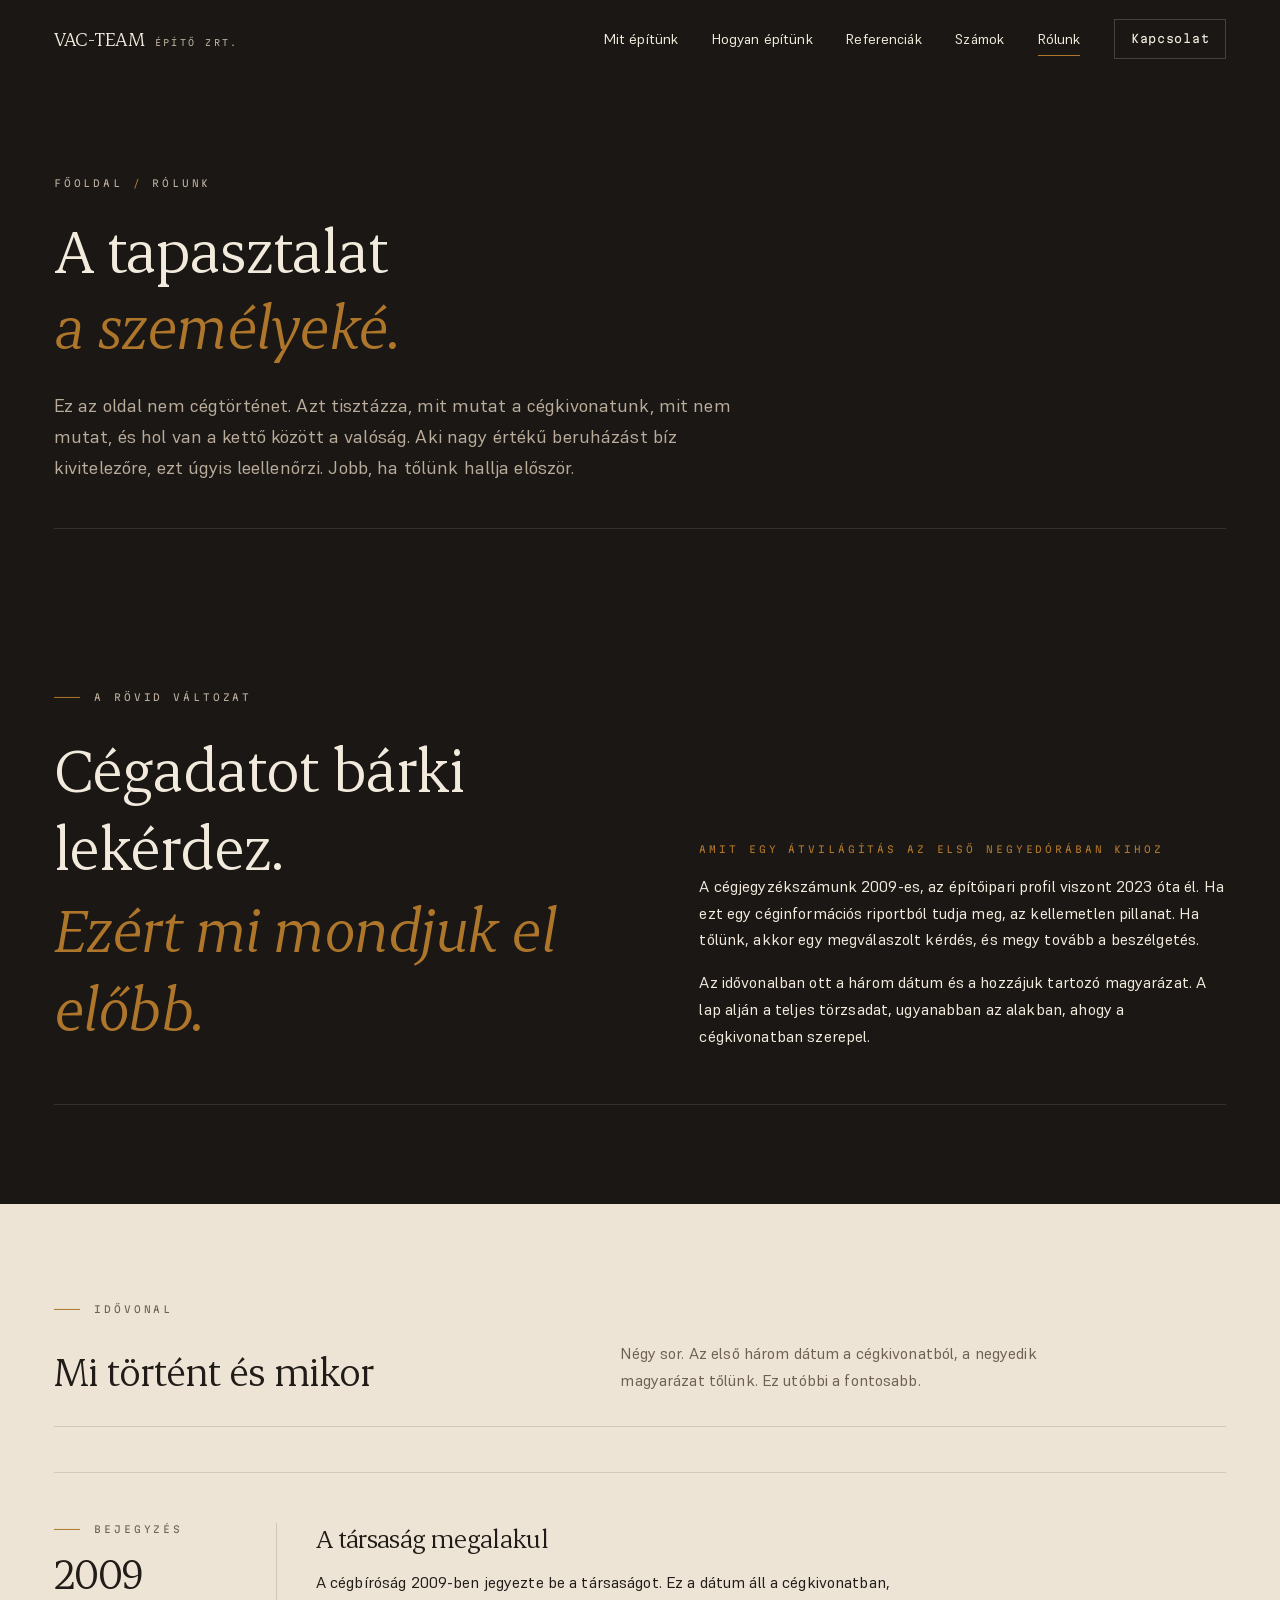
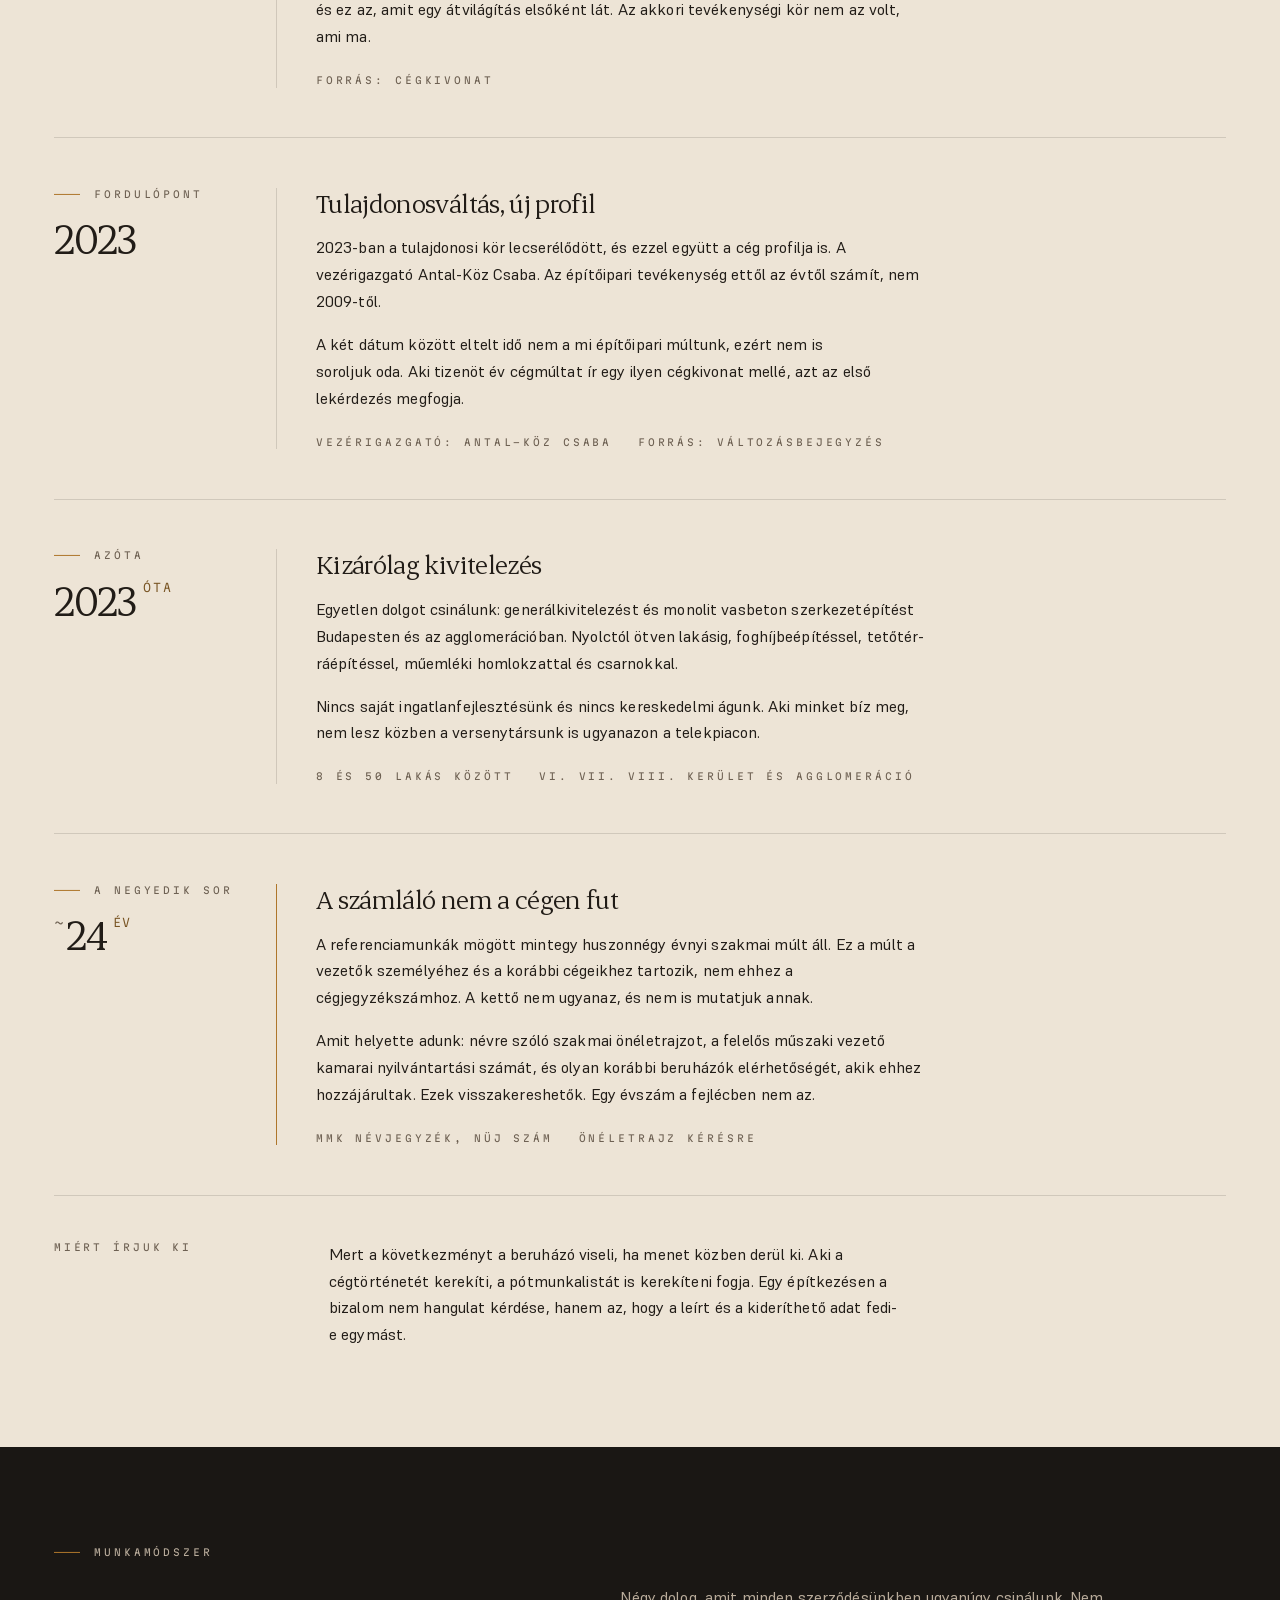
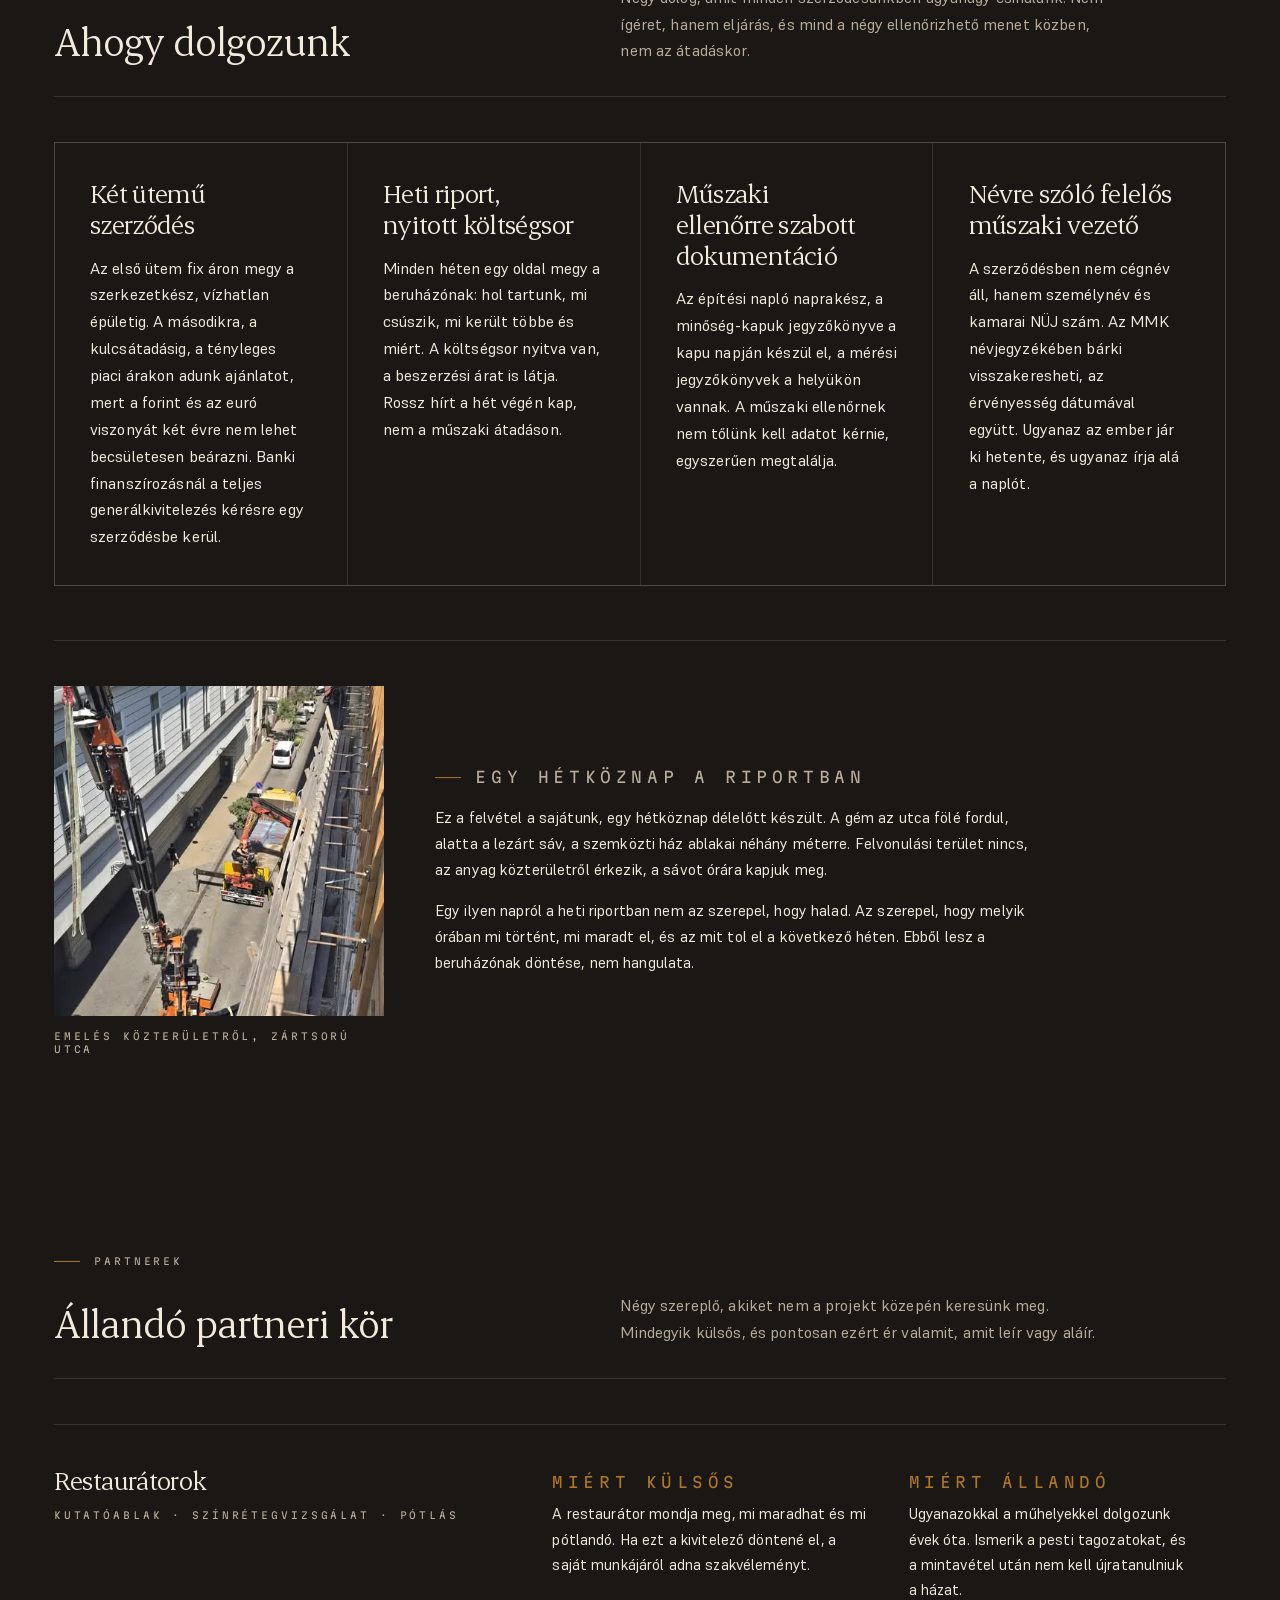
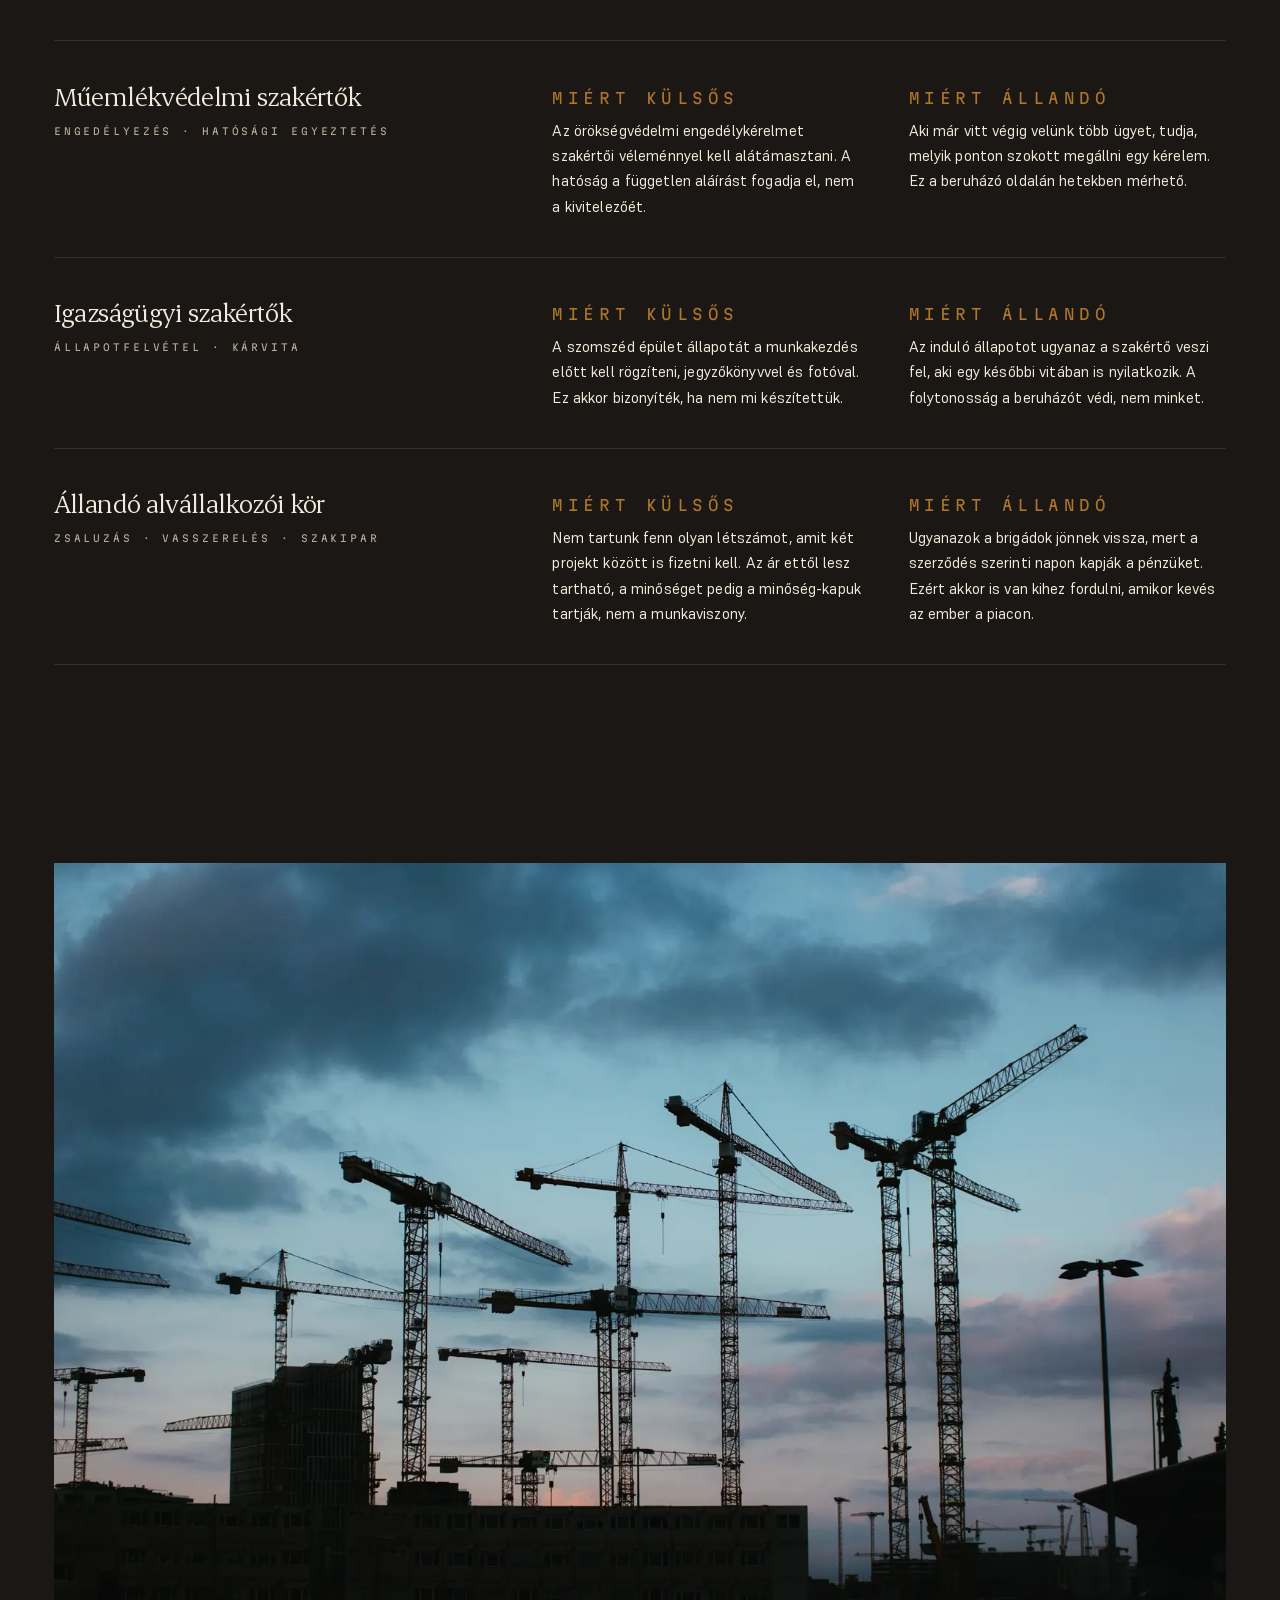
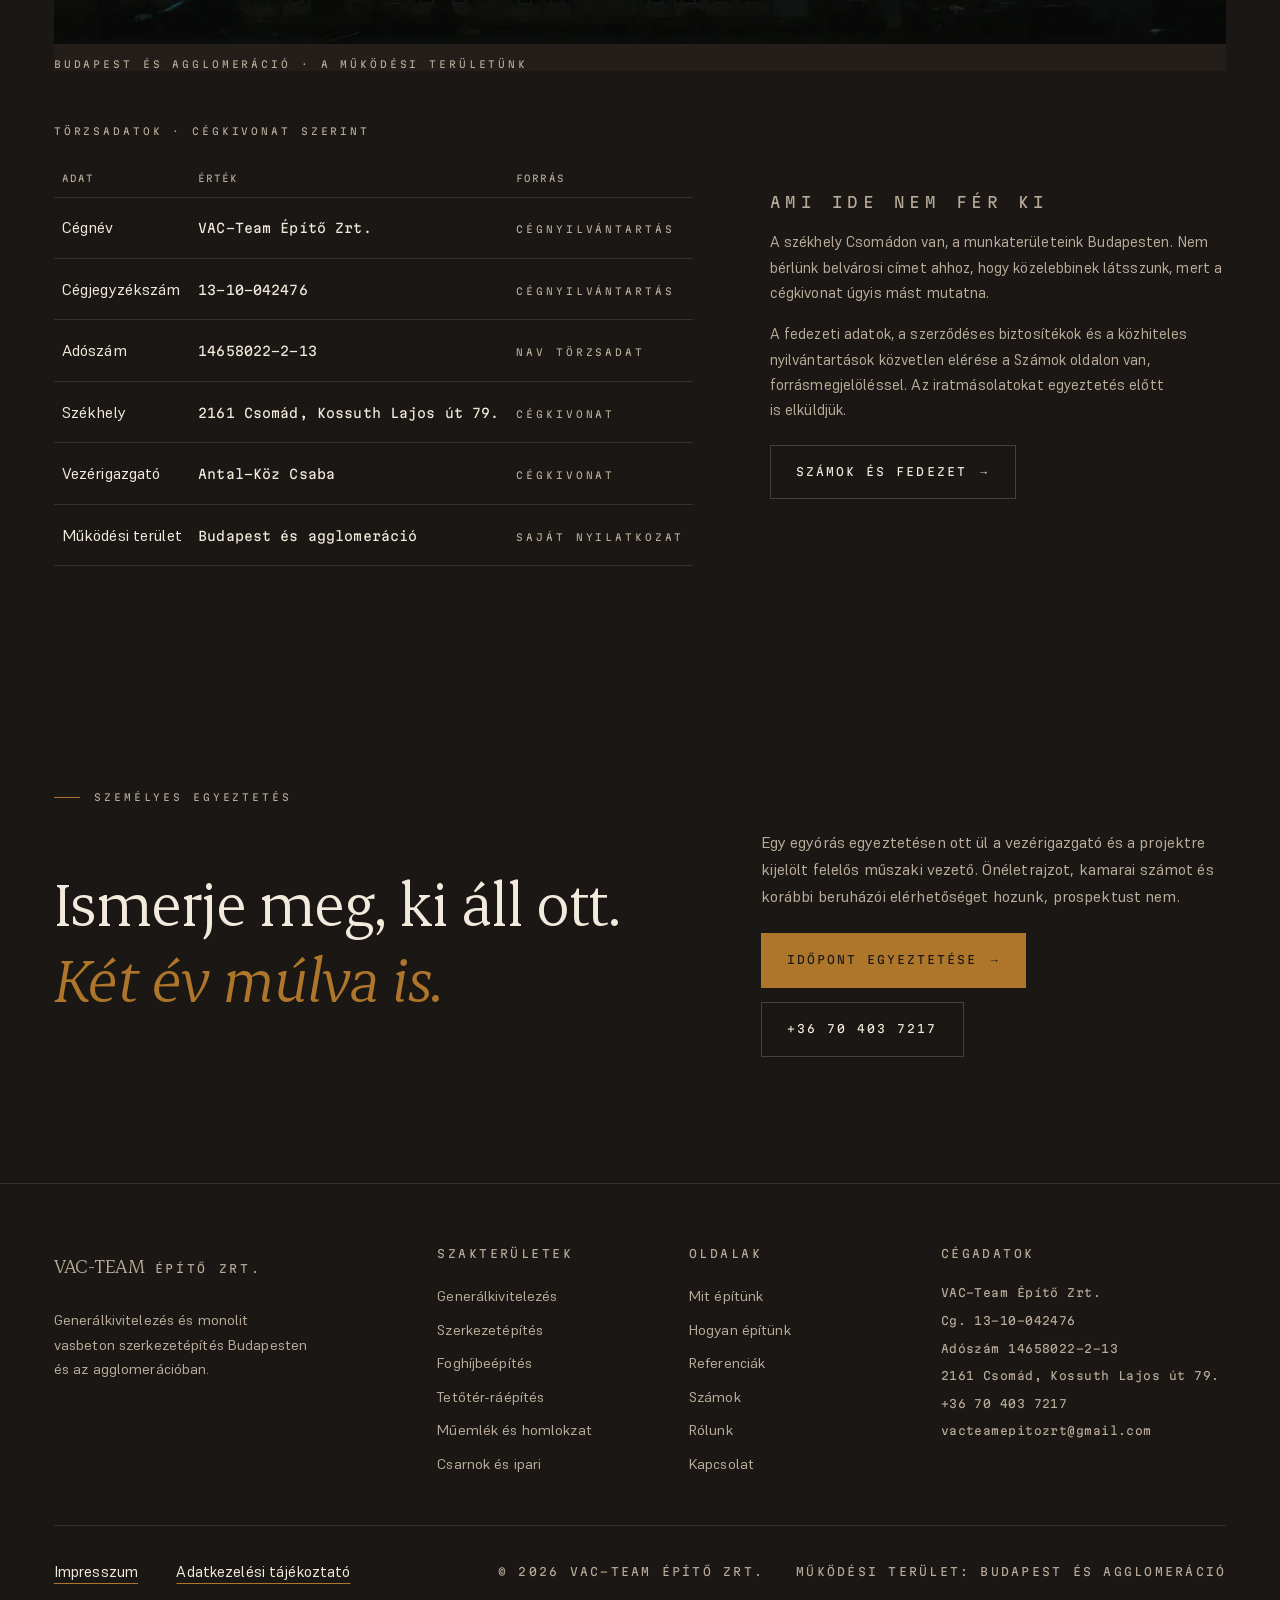
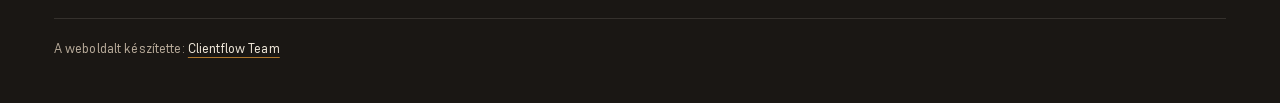
<file: rolunk.html>
<!DOCTYPE html>
<html lang="hu">
<head>
<meta charset="UTF-8">
<meta name="viewport" content="width=device-width, initial-scale=1.0">
<script>document.documentElement.className += ' js';</script>
<title>Rólunk: a cég, a vezetés és a háttér · VAC-Team Építő Zrt.</title>
<meta name="description" content="A VAC-Team Építő Zrt. őszintén: 2009-es bejegyzés, 2023 óta építőipari profil, a szakmai múlt a vezetők személyéhez kötődik.">
<link rel="canonical" href="https://vacteam.hu/rolunk">
<link rel="alternate" hreflang="hu" href="https://vacteam.hu/rolunk">
<link rel="alternate" hreflang="x-default" href="https://vacteam.hu/rolunk">
<meta property="og:type" content="website">
<meta property="og:site_name" content="VAC-Team Építő Zrt.">
<meta property="og:locale" content="hu_HU">
<meta property="og:title" content="Rólunk: a cég, a vezetés és a háttér · VAC-Team Építő Zrt.">
<meta property="og:description" content="Cégadatot bárki lekérdez. Ezért mi mondjuk el előbb: idővonal, munkamódszer, állandó partneri kör, teljes törzsadat.">
<meta property="og:url" content="https://vacteam.hu/rolunk">
<meta property="og:image" content="https://vacteam.hu/media/og/og-rolunk.jpg">
<meta property="og:image:width" content="1200">
<meta property="og:image:height" content="630">
<meta property="og:image:alt" content="Toronydaruk egy belvárosi építkezés fölött, alkonyati fényben">
<meta name="twitter:card" content="summary_large_image">
<meta name="twitter:title" content="Rólunk: a cég, a vezetés és a háttér · VAC-Team Építő Zrt.">
<meta name="twitter:description" content="Cégadatot bárki lekérdez. Ezért mi mondjuk el előbb: idővonal, munkamódszer, állandó partneri kör, teljes törzsadat.">
<meta name="twitter:image" content="https://vacteam.hu/media/og/og-rolunk.jpg">
<meta name="theme-color" content="#1A1714">
<link rel="icon" href="favicon.ico" sizes="32x32">
<link rel="icon" type="image/svg+xml" href="media/favicon.svg">
<link rel="apple-touch-icon" href="media/apple-touch-icon.png">
<link rel="manifest" href="site.webmanifest">
<link rel="stylesheet" href="css/style.css?v=20261104a">
<style>
body.p-rolunk .mk{margin-bottom:var(--sp-3)}

body.p-rolunk .op{display:grid;grid-template-columns:minmax(0,1.08fr) minmax(0,1fr);
  gap:var(--sp-4) clamp(2rem,6vw,6rem);align-items:end;
  padding-bottom:clamp(2.2rem,6vh,4rem);border-bottom:1px solid var(--line)}
body.p-rolunk .op__x .lab{margin-bottom:var(--sp-2)}
body.p-rolunk .op__x p+p{margin-top:var(--sp-2)}
@media(max-width:900px){
  body.p-rolunk .op{grid-template-columns:1fr;align-items:start;gap:var(--sp-4)}
}

body.p-rolunk .tl{border-top:1px solid var(--line-dark)}
body.p-rolunk .tl__r{display:grid;grid-template-columns:minmax(0,12rem) minmax(0,1fr);
  gap:clamp(1rem,2.4vw,2.2rem);padding-block:clamp(2rem,5.5vh,3.4rem);
  border-bottom:1px solid var(--line-dark)}
body.p-rolunk .tl__y{display:flex;flex-direction:column;gap:.95rem}
body.p-rolunk .tl__y .fig{font-size:clamp(2rem,3.8vw,3rem)}
body.p-rolunk .tl__b{border-left:1px solid var(--line-dark);
  padding-left:clamp(1.2rem,3vw,2.6rem)}
body.p-rolunk .tl__b h3{font-size:var(--t-2);margin-bottom:var(--sp-2)}
body.p-rolunk .tl__b p+p{margin-top:var(--sp-2)}
body.p-rolunk .tl__m{margin-top:var(--sp-3);display:flex;flex-wrap:wrap;gap:.5rem 1.6rem}
body.p-rolunk .tl__r--note .tl__b{border-left-color:var(--okker)}
body.p-rolunk .tl__foot{margin-top:clamp(2rem,5vh,3.2rem);display:grid;
  grid-template-columns:minmax(0,14rem) minmax(0,1fr);gap:clamp(1rem,4vw,4.5rem)}
@media(max-width:820px){
  body.p-rolunk .tl__r{grid-template-columns:1fr;gap:var(--sp-2)}
  body.p-rolunk .tl__b{border-left:0;padding-left:0}
  body.p-rolunk .tl__r--note .tl__b{border-left:1px solid var(--okker);padding-left:1.1rem}
  body.p-rolunk .tl__foot{grid-template-columns:1fr;gap:var(--sp-2)}
}

body.p-rolunk .ev{display:grid;grid-template-columns:minmax(0,330px) minmax(0,1fr);
  gap:clamp(1.4rem,4vw,3.5rem);align-items:center;margin-top:clamp(2.5rem,6vh,4rem);
  padding-top:clamp(1.8rem,5vh,3rem);border-top:1px solid var(--line)}
body.p-rolunk .ev figure img{width:100%;aspect-ratio:1/1;object-fit:cover}
body.p-rolunk .ev p{font-size:.96rem}
body.p-rolunk .ev p+p{margin-top:var(--sp-2)}
body.p-rolunk .ev .lab-rule{margin-bottom:var(--sp-2)}
@media(max-width:760px){
  body.p-rolunk .ev{grid-template-columns:1fr}
  body.p-rolunk .ev figure{max-width:330px}
}

body.p-rolunk .prt{border-top:1px solid var(--line)}
body.p-rolunk .prt__r{display:grid;grid-template-columns:minmax(0,1fr) minmax(0,1.55fr);
  gap:1.1rem clamp(1.5rem,5vw,4.5rem);align-items:start;
  padding-block:clamp(1.7rem,4.2vh,2.6rem);border-bottom:1px solid var(--line)}
body.p-rolunk .prt__t{font-size:var(--t-2);line-height:1.14}
body.p-rolunk .prt__n{margin-top:.8rem}
body.p-rolunk .prt__k{display:grid;grid-template-columns:repeat(2,minmax(0,1fr));
  gap:1.4rem clamp(1.4rem,3vw,2.6rem)}
body.p-rolunk .prt__k p{font-size:.94rem;margin-top:.55rem}
@media(max-width:900px){
  body.p-rolunk .prt__r{grid-template-columns:1fr}
  body.p-rolunk .prt__k{grid-template-columns:1fr;gap:1.1rem}
}

body.p-rolunk .fin{margin-top:clamp(2.5rem,6vh,4rem)}
body.p-rolunk .co{display:grid;grid-template-columns:minmax(0,1.4fr) minmax(0,1fr);
  gap:var(--sp-4) clamp(2rem,6vw,5rem);align-items:center}
body.p-rolunk .co__side{display:flex;flex-direction:column;gap:var(--sp-2);align-items:flex-start}
body.p-rolunk .co__side p{font-size:.94rem;color:var(--ink-2)}
body.p-rolunk .co__side .btn{margin-top:.4rem}
body.p-rolunk .dat .vl{font-family:var(--mono);font-size:.8rem;letter-spacing:.01em;
  line-height:1.55;color:var(--ink)}
@media(max-width:900px){body.p-rolunk .co{grid-template-columns:1fr}}
@media(max-width:640px){body.p-rolunk .dat--co tbody tr{grid-template-columns:1fr;gap:.35rem}}
</style>
<script type="application/ld+json">
{
 "@context": "https://schema.org",
 "@graph": [
  {
   "@type": "GeneralContractor",
   "@id": "https://vacteam.hu/#ceg",
   "name": "VAC-Team Építő Zrt.",
   "legalName": "VAC-Team Építő Zártkörűen Működő Részvénytársaság",
   "url": "https://vacteam.hu/",
   "logo": {
    "@type": "ImageObject",
    "@id": "https://vacteam.hu/#logo",
    "url": "https://vacteam.hu/media/logo-512.png",
    "width": 512,
    "height": 512
   },
   "image": "https://vacteam.hu/media/og-kep.jpg",
   "telephone": "+36 70 403 7217",
   "email": "vacteamepitozrt@gmail.com",
   "vatID": "14658022-2-13",
   "taxID": "14658022-2-13",
   "identifier": [
    {
     "@type": "PropertyValue",
     "propertyID": "Cégjegyzékszám",
     "value": "13-10-042476"
    },
    {
     "@type": "PropertyValue",
     "propertyID": "MKIK építőipari kivitelezői névjegyzék, nyilvántartási szám",
     "value": "26B79262"
    }
   ],
   "foundingDate": "2009",
   "address": {
    "@type": "PostalAddress",
    "streetAddress": "Kossuth Lajos út 79.",
    "addressLocality": "Csomád",
    "postalCode": "2161",
    "addressRegion": "Pest vármegye",
    "addressCountry": "HU"
   },
   "areaServed": [
    {
     "@type": "City",
     "name": "Budapest"
    },
    {
     "@type": "AdministrativeArea",
     "name": "Pest megye"
    }
   ],
   "employee": {
    "@type": "Person",
    "name": "Antal-Köz Csaba",
    "jobTitle": "vezérigazgató"
   },
   "knowsAbout": [
    "generálkivitelezés",
    "társasház kivitelezés",
    "monolit vasbeton szerkezetépítés",
    "foghíjbeépítés",
    "tetőtér-beépítés",
    "emeletráépítés",
    "homlokzat-felújítás",
    "műemlék homlokzat-felújítás",
    "csarnoképítés",
    "építőipari projektmenedzsment"
   ],
   "hasOfferCatalog": {
    "@type": "OfferCatalog",
    "name": "Kivitelezési szakterületek",
    "itemListElement": [
     {
      "@type": "Offer",
      "itemOffered": {
       "@type": "Service",
       "name": "Generálkivitelezés",
       "url": "https://vacteam.hu/hogyan-epitunk#general"
      }
     },
     {
      "@type": "Offer",
      "itemOffered": {
       "@type": "Service",
       "name": "Monolit vasbeton szerkezetépítés",
       "url": "https://vacteam.hu/hogyan-epitunk#szerkezet"
      }
     },
     {
      "@type": "Offer",
      "itemOffered": {
       "@type": "Service",
       "name": "Foghíjbeépítés",
       "url": "https://vacteam.hu/foghij"
      }
     },
     {
      "@type": "Offer",
      "itemOffered": {
       "@type": "Service",
       "name": "Tetőtér-beépítés és emeletráépítés",
       "url": "https://vacteam.hu/foghij#tetoter"
      }
     },
     {
      "@type": "Offer",
      "itemOffered": {
       "@type": "Service",
       "name": "Műemlék homlokzat-felújítás",
       "url": "https://vacteam.hu/muemlek"
      }
     },
     {
      "@type": "Offer",
      "itemOffered": {
       "@type": "Service",
       "name": "Csarnok és iparterület",
       "url": "https://vacteam.hu/mit-epitunk#csarnok"
      }
     }
    ]
   }
  },
  {
   "@type": "WebSite",
   "@id": "https://vacteam.hu/#web",
   "url": "https://vacteam.hu/",
   "name": "VAC-Team Építő Zrt.",
   "alternateName": "VAC-Team",
   "inLanguage": "hu",
   "publisher": {
    "@type": "GeneralContractor",
    "@id": "https://vacteam.hu/#ceg",
    "name": "VAC-Team Építő Zrt."
   }
  },
  {
   "@type": "BreadcrumbList",
   "@id": "https://vacteam.hu/rolunk#morzsa",
   "itemListElement": [
    {
     "@type": "ListItem",
     "position": 1,
     "name": "Főoldal",
     "item": "https://vacteam.hu/"
    },
    {
     "@type": "ListItem",
     "position": 2,
     "name": "Rólunk",
     "item": "https://vacteam.hu/rolunk"
    }
   ]
  },
  {
   "@type": "WebPage",
   "@id": "https://vacteam.hu/rolunk#oldal",
   "url": "https://vacteam.hu/rolunk",
   "name": "Rólunk: a cég, a vezetés és a háttér · VAC-Team Építő Zrt.",
   "description": "A VAC-Team Építő Zrt. őszintén: 2009-es bejegyzés, 2023 óta építőipari profil, a szakmai múlt a vezetők személyéhez kötődik.",
   "inLanguage": "hu",
   "isPartOf": {
    "@id": "https://vacteam.hu/#web"
   },
   "about": {
    "@type": "GeneralContractor",
    "@id": "https://vacteam.hu/#ceg",
    "name": "VAC-Team Építő Zrt."
   },
   "dateModified": "2026-11-02",
   "breadcrumb": {
    "@id": "https://vacteam.hu/rolunk#morzsa"
   },
   "primaryImageOfPage": {
    "@type": "ImageObject",
    "url": "https://vacteam.hu/media/og/og-rolunk.jpg",
    "width": 1200,
    "height": 630
   }
  }
 ]
}
</script>
</head>
<body class="p-rolunk">

<!-- CHROME:NAV:start -->
<a class="skip" href="#tartalom">Ugrás a tartalomra</a>
<nav class="nav">
  <div class="nav__in">
    <a href="./" class="brand"><b>VAC-TEAM</b><span>Építő Zrt.</span></a>
    <div class="nav__links">
      <a href="mit-epitunk" class="nav__a">Mit építünk</a>
      <a href="hogyan-epitunk" class="nav__a">Hogyan építünk</a>
      <a href="referenciak" class="nav__a">Referenciák</a>
      <a href="szamok" class="nav__a">Számok</a>
      <a href="rolunk" aria-current="page" class="nav__a">Rólunk</a>
      <a href="kapcsolat" class="nav__tel">Kapcsolat<b> &middot; +36 70 403 7217</b></a>
    </div>
    <button class="burger" type="button" aria-expanded="false" aria-label="Menü"><i></i><i></i></button>
  </div>
</nav>
<div class="mob">
  <p class="lab">Oldalak</p>
  <a href="./">Főoldal</a>
  <a href="mit-epitunk">Mit építünk</a>
  <a href="foghij" class="mob__sub">Foghíjbeépítés</a>
  <a href="muemlek" class="mob__sub">Műemlék és homlokzat</a>
  <a href="hogyan-epitunk">Hogyan építünk</a>
  <a href="referenciak">Referenciák</a>
  <a href="szamok">Számok</a>
  <a href="rolunk" aria-current="page">Rólunk</a>
  <a href="kapcsolat">Kapcsolat</a>
  <p class="lab">Elérhetőség</p>
  <a href="tel:+36704037217">+36 70 403 7217</a>
</div>
<!-- CHROME:NAV:end -->

<header class="phero wrap" id="tartalom">
  <p class="phero__crumb lab" data-in>
    <a href="./">Főoldal</a><i>/</i><span>Rólunk</span>
  </p>
  <h1 class="phero__t mask">
    <span class="ln"><span>A tapasztalat</span></span>
    <span class="ln"><span><em>a személyeké.</em></span></span>
  </h1>
  <p class="phero__x" data-in>Ez az oldal nem cégtörténet. Azt tisztázza, mit mutat a cégkivonatunk,
    mit nem mutat, és hol van a kettő között a valóság. Aki nagy értékű beruházást bíz kivitelezőre,
    ezt úgyis leellenőrzi. Jobb, ha tőlünk hallja először.</p>
  <div class="phero__rule"></div>
</header>

<section class="sect wrap">
  <p class="lab lab-rule mk" data-in>A rövid változat</p>
  <div class="op">
    <blockquote class="quote mask">
      <span class="ln"><span>Cégadatot bárki lekérdez.</span></span>
      <span class="ln"><span><em>Ezért mi mondjuk el előbb.</em></span></span>
    </blockquote>
    <div class="op__x" data-in data-d="1">
      <p class="lab lab--ok">Amit egy átvilágítás az első negyedórában kihoz</p>
      <p>A cégjegyzékszámunk 2009-es, az építőipari profil viszont 2023 óta él. Ha ezt egy
        céginformációs riportból tudja meg, az kellemetlen pillanat. Ha tőlünk, akkor egy
        megválaszolt kérdés, és megy tovább a beszélgetés.</p>
      <p>Az idővonalban ott a három dátum és a hozzájuk tartozó magyarázat. A lap alján a teljes
        törzsadat, ugyanabban az alakban, ahogy a cégkivonatban szerepel.</p>
    </div>
  </div>
</section>

<section class="sect light">
  <div class="wrap">
    <p class="lab lab-rule mk" data-in>Idővonal</p>
    <div class="shd">
      <h2 class="shd__t" data-in>Mi történt és mikor</h2>
      <p class="shd__x" data-in data-d="1">Négy sor. Az első három dátum a cégkivonatból, a negyedik
        magyarázat tőlünk. Ez utóbbi a fontosabb.</p>
      <div class="shd__rule"></div>
    </div>

    <div class="tl">

      <article class="tl__r" data-in>
        <div class="tl__y">
          <p class="lab lab-rule">Bejegyzés</p>
          <span class="fig">2009</span>
        </div>
        <div class="tl__b">
          <h3>A társaság megalakul</h3>
          <p>A cégbíróság 2009-ben jegyezte be a társaságot. Ez a dátum áll a cégkivonatban, és ez az,
            amit egy átvilágítás elsőként lát. Az akkori tevékenységi kör nem az volt, ami ma.</p>
          <div class="tl__m"><span class="lab">forrás: cégkivonat</span></div>
        </div>
      </article>

      <article class="tl__r" data-in data-d="1">
        <div class="tl__y">
          <p class="lab lab-rule">Fordulópont</p>
          <span class="fig">2023</span>
        </div>
        <div class="tl__b">
          <h3>Tulajdonosváltás, új profil</h3>
          <p>2023-ban a tulajdonosi kör lecserélődött, és ezzel együtt a cég profilja is. A vezérigazgató
            Antal-Köz Csaba. Az építőipari tevékenység ettől az évtől számít, nem 2009-től.</p>
          <p>A két dátum között eltelt idő nem a mi építőipari múltunk, ezért nem is soroljuk oda.
            Aki tizenöt év cégmúltat ír egy ilyen cégkivonat mellé, azt az első lekérdezés megfogja.</p>
          <div class="tl__m">
            <span class="lab">vezérigazgató: Antal-Köz Csaba</span>
            <span class="lab">forrás: változásbejegyzés</span>
          </div>
        </div>
      </article>

      <article class="tl__r" data-in data-d="2">
        <div class="tl__y">
          <p class="lab lab-rule">Azóta</p>
          <span class="fig">2023<span class="fig__unit">óta</span></span>
        </div>
        <div class="tl__b">
          <h3>Kizárólag kivitelezés</h3>
          <p>Egyetlen dolgot csinálunk: generálkivitelezést és monolit vasbeton szerkezetépítést
            Budapesten és az agglomerációban. Nyolctól ötven lakásig, foghíjbeépítéssel,
            tetőtér-ráépítéssel, műemléki homlokzattal és csarnokkal.</p>
          <p>Nincs saját ingatlanfejlesztésünk és nincs kereskedelmi águnk. Aki minket bíz meg,
            nem lesz közben a versenytársunk is ugyanazon a telekpiacon.</p>
          <div class="tl__m">
            <span class="lab">8 és 50 lakás között</span>
            <span class="lab">VI. VII. VIII. kerület és agglomeráció</span>
          </div>
        </div>
      </article>

      <article class="tl__r tl__r--note" data-in data-d="3">
        <div class="tl__y">
          <p class="lab lab--ok lab-rule">A negyedik sor</p>
          <span class="fig"><span class="fig__pre">~</span>24<span class="fig__unit">év</span></span>
        </div>
        <div class="tl__b">
          <h3>A számláló nem a cégen fut</h3>
          <p>A referenciamunkák mögött mintegy huszonnégy évnyi szakmai múlt áll. Ez a múlt a vezetők
            személyéhez és a korábbi cégeikhez tartozik, nem ehhez a cégjegyzékszámhoz. A kettő nem
            ugyanaz, és nem is mutatjuk annak.</p>
          <p>Amit helyette adunk: névre szóló szakmai önéletrajzot, a felelős műszaki vezető kamarai
            nyilvántartási számát, és olyan korábbi beruházók elérhetőségét, akik ehhez hozzájárultak.
            Ezek visszakereshetők. Egy évszám a fejlécben nem az.</p>
          <div class="tl__m">
            <span class="lab">MMK névjegyzék, NÜJ szám</span>
            <span class="lab">önéletrajz kérésre</span>
          </div>
        </div>
      </article>

    </div>

    <div class="tl__foot" data-in>
      <p class="lab lab--ok">Miért írjuk ki</p>
      <div>
        <p>Mert a következményt a beruházó viseli, ha menet közben derül ki. Aki a cégtörténetét
          kerekíti, a pótmunkalistát is kerekíteni fogja. Egy építkezésen a bizalom nem hangulat
          kérdése, hanem az, hogy a leírt és a kideríthető adat fedi-e egymást.</p>
      </div>
    </div>
  </div>
</section>

<section class="sect wrap">
  <p class="lab lab-rule mk" data-in>Munkamódszer</p>
  <div class="shd">
    <h2 class="shd__t" data-in>Ahogy dolgozunk</h2>
    <p class="shd__x" data-in data-d="1">Négy dolog, amit minden szerződésünkben ugyanúgy csinálunk.
      Nem ígéret, hanem eljárás, és mind a négy ellenőrizhető menet közben, nem az átadáskor.</p>
    <div class="shd__rule"></div>
  </div>

  <div class="stack" data-in>
    <div class="stack__i">
      <h3>Két ütemű szerződés</h3>
      <p>Az első ütem fix áron megy a szerkezetkész, vízhatlan épületig. A másodikra, a kulcsátadásig,
        a tényleges piaci árakon adunk ajánlatot, mert a forint és az euró viszonyát két évre nem lehet
        becsületesen beárazni. Banki finanszírozásnál a teljes generálkivitelezés kérésre egy
        szerződésbe kerül.</p>
    </div>
    <div class="stack__i">
      <h3>Heti riport, nyitott költségsor</h3>
      <p>Minden héten egy oldal megy a beruházónak: hol tartunk, mi csúszik, mi került többe és miért.
        A költségsor nyitva van, a beszerzési árat is látja. Rossz hírt a hét végén kap, nem a
        műszaki átadáson.</p>
    </div>
    <div class="stack__i">
      <h3>Műszaki ellenőrre szabott dokumentáció</h3>
      <p>Az építési napló naprakész, a minőség-kapuk jegyzőkönyve a kapu napján készül el, a mérési
        jegyzőkönyvek a helyükön vannak. A műszaki ellenőrnek nem tőlünk kell adatot kérnie,
        egyszerűen megtalálja.</p>
    </div>
    <div class="stack__i">
      <h3>Névre szóló felelős műszaki vezető</h3>
      <p>A szerződésben nem cégnév áll, hanem személynév és kamarai NÜJ szám. Az MMK névjegyzékében
        bárki visszakeresheti, az érvényesség dátumával együtt. Ugyanaz az ember jár ki hetente,
        és ugyanaz írja alá a naplót.</p>
    </div>
  </div>

  <div class="ev">
    <figure data-in>
      <div class="shot">
        <img src="media/fb/fb-01.webp" width="443" height="590" loading="lazy"
             alt="Autódaru gémje egy szűk belvárosi utca fölé fordulva, alatta lánctalpas emelőgép és teherautó a lezárt sávban, kétoldalt klasszikus bérházhomlokzatok">
      </div>
      <figcaption class="lab shot__cap">Emelés közterületről, zártsorú utca</figcaption>
    </figure>
    <div data-in data-d="1">
      <p class="lab lab-rule">Egy hétköznap a riportban</p>
      <p>Ez a felvétel a sajátunk, egy hétköznap délelőtt készült. A gém az utca fölé fordul, alatta a
        lezárt sáv, a szemközti ház ablakai néhány méterre. Felvonulási terület nincs, az anyag
        közterületről érkezik, a sávot órára kapjuk meg.</p>
      <p>Egy ilyen napról a heti riportban nem az szerepel, hogy halad. Az szerepel, hogy melyik órában
        mi történt, mi maradt el, és az mit tol el a következő héten. Ebből lesz a beruházónak
        döntése, nem hangulata.</p>
    </div>
  </div>
</section>

<section class="sect wrap">
  <p class="lab lab-rule mk" data-in>Partnerek</p>
  <div class="shd">
    <h2 class="shd__t" data-in>Állandó partneri kör</h2>
    <p class="shd__x" data-in data-d="1">Négy szereplő, akiket nem a projekt közepén keresünk meg.
      Mindegyik külsős, és pontosan ezért ér valamit, amit leír vagy aláír.</p>
    <div class="shd__rule"></div>
  </div>

  <div class="prt">

    <article class="prt__r" data-in>
      <div>
        <h3 class="prt__t">Restaurátorok</h3>
        <p class="lab prt__n">kutatóablak · színrétegvizsgálat · pótlás</p>
      </div>
      <div class="prt__k">
        <div>
          <p class="lab lab--ok">Miért külsős</p>
          <p>A restaurátor mondja meg, mi maradhat és mi pótlandó. Ha ezt a kivitelező döntené el,
            a saját munkájáról adna szakvéleményt.</p>
        </div>
        <div>
          <p class="lab lab--ok">Miért állandó</p>
          <p>Ugyanazokkal a műhelyekkel dolgozunk évek óta. Ismerik a pesti tagozatokat, és a mintavétel
            után nem kell újratanulniuk a házat.</p>
        </div>
      </div>
    </article>

    <article class="prt__r" data-in data-d="1">
      <div>
        <h3 class="prt__t">Műemlékvédelmi szakértők</h3>
        <p class="lab prt__n">engedélyezés · hatósági egyeztetés</p>
      </div>
      <div class="prt__k">
        <div>
          <p class="lab lab--ok">Miért külsős</p>
          <p>Az örökségvédelmi engedélykérelmet szakértői véleménnyel kell alátámasztani. A hatóság
            a független aláírást fogadja el, nem a kivitelezőét.</p>
        </div>
        <div>
          <p class="lab lab--ok">Miért állandó</p>
          <p>Aki már vitt végig velünk több ügyet, tudja, melyik ponton szokott megállni egy kérelem.
            Ez a beruházó oldalán hetekben mérhető.</p>
        </div>
      </div>
    </article>

    <article class="prt__r" data-in data-d="2">
      <div>
        <h3 class="prt__t">Igazságügyi szakértők</h3>
        <p class="lab prt__n">állapotfelvétel · kárvita</p>
      </div>
      <div class="prt__k">
        <div>
          <p class="lab lab--ok">Miért külsős</p>
          <p>A szomszéd épület állapotát a munkakezdés előtt kell rögzíteni, jegyzőkönyvvel és fotóval.
            Ez akkor bizonyíték, ha nem mi készítettük.</p>
        </div>
        <div>
          <p class="lab lab--ok">Miért állandó</p>
          <p>Az induló állapotot ugyanaz a szakértő veszi fel, aki egy későbbi vitában is nyilatkozik.
            A folytonosság a beruházót védi, nem minket.</p>
        </div>
      </div>
    </article>

    <article class="prt__r" data-in data-d="3">
      <div>
        <h3 class="prt__t">Állandó alvállalkozói kör</h3>
        <p class="lab prt__n">zsaluzás · vasszerelés · szakipar</p>
      </div>
      <div class="prt__k">
        <div>
          <p class="lab lab--ok">Miért külsős</p>
          <p>Nem tartunk fenn olyan létszámot, amit két projekt között is fizetni kell. Az ár ettől
            lesz tartható, a minőséget pedig a minőség-kapuk tartják, nem a munkaviszony.</p>
        </div>
        <div>
          <p class="lab lab--ok">Miért állandó</p>
          <p>Ugyanazok a brigádok jönnek vissza, mert a szerződés szerinti napon kapják a pénzüket.
            Ezért akkor is van kihez fordulni, amikor kevés az ember a piacon.</p>
        </div>
      </div>
    </article>

  </div>
</section>

<section class="sect wrap">
  <figure class="shot" data-in>
    <img width="1600" height="1066" src="media/szolgaltatasok/daru-belvaros.webp" loading="lazy"
         alt="Toronydaruk sziluettje egy budapesti építési terület fölött, alkonyati égbolt előtt">
    <figcaption class="lab shot__cap">Budapest és agglomeráció · a működési területünk</figcaption>
  </figure>

  <div class="co fin">
    <table class="dat dat--co" data-in>
      <caption class="lab">Törzsadatok · cégkivonat szerint</caption>
      <thead>
        <tr><th scope="col">Adat</th><th scope="col">Érték</th><th scope="col">Forrás</th></tr>
      </thead>
      <tbody>
        <tr><th scope="row">Cégnév</th>
          <td class="vl">VAC-Team Építő Zrt.</td><td class="lab">cégnyilvántartás</td></tr>
        <tr><th scope="row">Cégjegyzékszám</th>
          <td class="vl">13-10-042476</td><td class="lab">cégnyilvántartás</td></tr>
        <tr><th scope="row">Adószám</th>
          <td class="vl">14658022-2-13</td><td class="lab">NAV törzsadat</td></tr>
        <tr><th scope="row">Székhely</th>
          <td class="vl">2161 Csomád, Kossuth Lajos út 79.</td><td class="lab">cégkivonat</td></tr>
        <tr><th scope="row">Vezérigazgató</th>
          <td class="vl">Antal-Köz Csaba</td><td class="lab">cégkivonat</td></tr>
        <tr><th scope="row">Működési terület</th>
          <td class="vl">Budapest és agglomeráció</td><td class="lab">saját nyilatkozat</td></tr>
      </tbody>
    </table>

    <aside class="co__side" data-in data-d="1">
      <p class="lab lab--ok">Ami ide nem fér ki</p>
      <p>A székhely Csomádon van, a munkaterületeink Budapesten. Nem bérlünk belvárosi címet ahhoz,
        hogy közelebbinek látsszunk, mert a cégkivonat úgyis mást mutatna.</p>
      <p>A fedezeti adatok, a szerződéses biztosítékok és a közhiteles nyilvántartások közvetlen
        elérése a Számok oldalon van, forrásmegjelöléssel. Az iratmásolatokat egyeztetés előtt
        is elküldjük.</p>
      <a class="btn" href="szamok">Számok és fedezet <i>&rarr;</i></a>
    </aside>
  </div>
</section>

<section class="sect wrap s-cta">
  <p class="lab lab-rule" data-in>Személyes egyeztetés</p>
  <div class="s-cta__row">
  <h2 class="s-cta__t mask">
    <span class="ln"><span>Ismerje meg, ki áll ott.</span></span>
    <span class="ln"><span><em>Két év múlva is.</em></span></span>
  </h2>
  <div>
  <p class="s-cta__x" data-in data-d="1">Egy egyórás egyeztetésen ott ül a vezérigazgató és a projektre
    kijelölt felelős műszaki vezető. Önéletrajzot, kamarai számot és korábbi beruházói elérhetőséget
    hozunk, prospektust nem.</p>
  <div class="hero__cta" data-in data-d="2">
    <a class="btn btn--solid" href="kapcsolat">Időpont egyeztetése <i>&rarr;</i></a>
    <a class="btn" href="tel:+36704037217">+36 70 403 7217</a>
  </div>
  </div>
  </div>
</section>

<!-- CHROME:FOOTER:start -->
<footer class="foot">
  <div class="wrap">
    <div class="foot__grid">
      <div class="foot__col">
        <a href="./" class="brand"><b>VAC-TEAM</b><span>Építő Zrt.</span></a>
        <p class="muted foot__about">Generálkivitelezés és monolit vasbeton
          szerkezetépítés Budapesten és az agglomerációban.</p>
      </div>
      <div class="foot__col">
        <h2 class="foot__h">Szakterületek</h2>
        <a href="hogyan-epitunk#general">Generálkivitelezés</a>
        <a href="hogyan-epitunk#szerkezet">Szerkezetépítés</a>
        <a href="foghij">Foghíjbeépítés</a>
        <a href="foghij#tetoter">Tetőtér-ráépítés</a>
        <a href="muemlek">Műemlék és homlokzat</a>
        <a href="mit-epitunk#csarnok">Csarnok és ipari</a>
      </div>
      <div class="foot__col">
        <h2 class="foot__h">Oldalak</h2>
        <a href="mit-epitunk">Mit építünk</a>
        <a href="hogyan-epitunk">Hogyan építünk</a>
        <a href="referenciak">Referenciák</a>
        <a href="szamok">Számok</a>
        <a href="rolunk">Rólunk</a>
        <a href="kapcsolat">Kapcsolat</a>
      </div>
      <div class="foot__col">
        <h2 class="foot__h">Cégadatok</h2>
        <span class="foot__mono">VAC-Team Építő Zrt.</span>
        <span class="foot__mono">Cg. 13-10-042476</span>
        <span class="foot__mono">Adószám 14658022-2-13</span>
        <span class="foot__mono">2161 Csomád, Kossuth Lajos út 79.</span>
        <a class="foot__mono" href="tel:+36704037217">+36 70 403 7217</a>
        <a class="foot__mono" href="mailto:vacteamepitozrt@gmail.com">vacteamepitozrt@gmail.com</a>
      </div>
    </div>
    <div class="foot__bar">
      <nav class="foot__legals" aria-label="Jogi tájékoztatók">
        <a class="foot__legal" href="impresszum">Impresszum</a>
        <a class="foot__legal" href="adatvedelem">Adatkezelési tájékoztató</a>
      </nav>
      <p class="foot__copy">
        <span class="lab">© 2026 VAC-Team Építő Zrt.</span>
        <span class="lab">Működési terület: Budapest és agglomeráció</span>
      </p>
      <p class="foot__made">A weboldalt készítette: <a href="https://clientflow.team" rel="noopener" target="_blank">Clientflow Team</a></p>
    </div>
  </div>
</footer>
<!-- CHROME:FOOTER:end -->

<script src="js/vendor/gsap.min.js" defer></script>
<script src="js/vendor/ScrollTrigger.min.js" defer></script>
<script src="js/vendor/lenis.min.js" defer></script>
<script src="js/app.js?v=20261104a" defer></script>
</body>
</html>
</file>
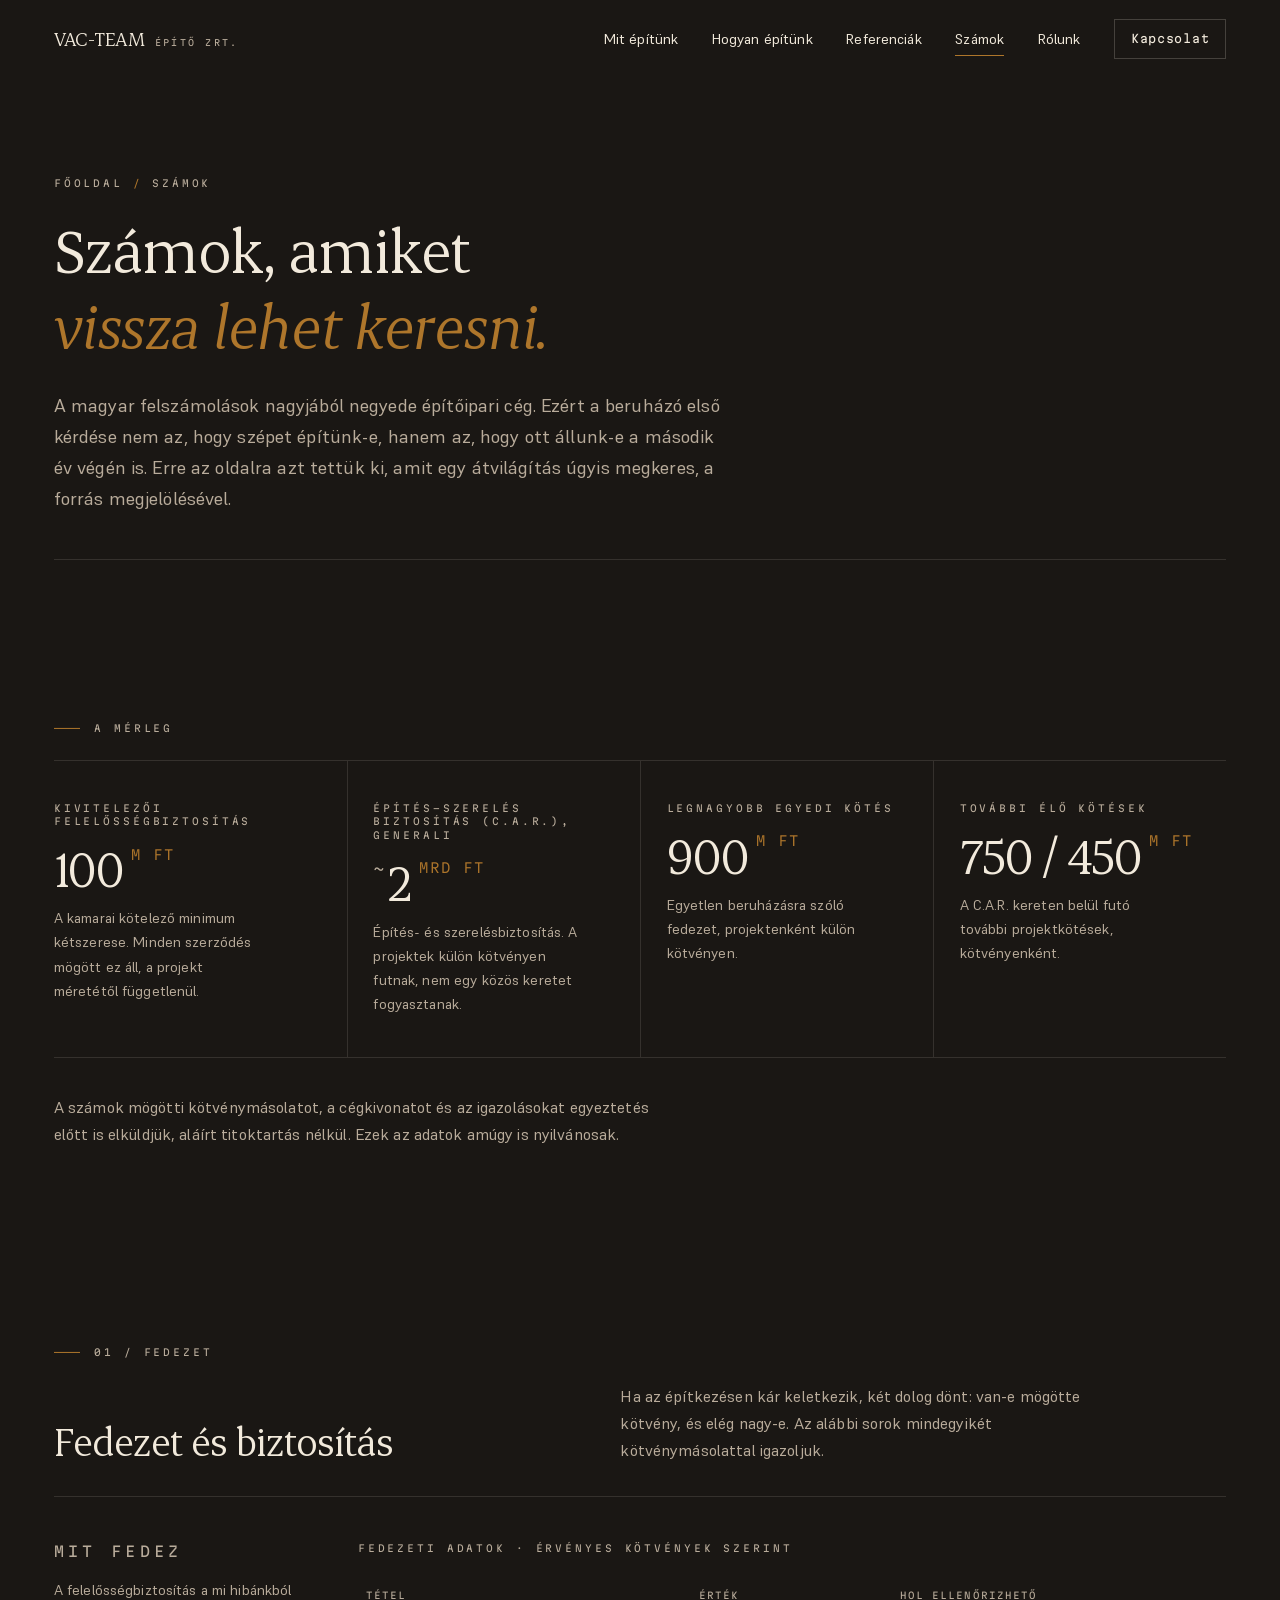
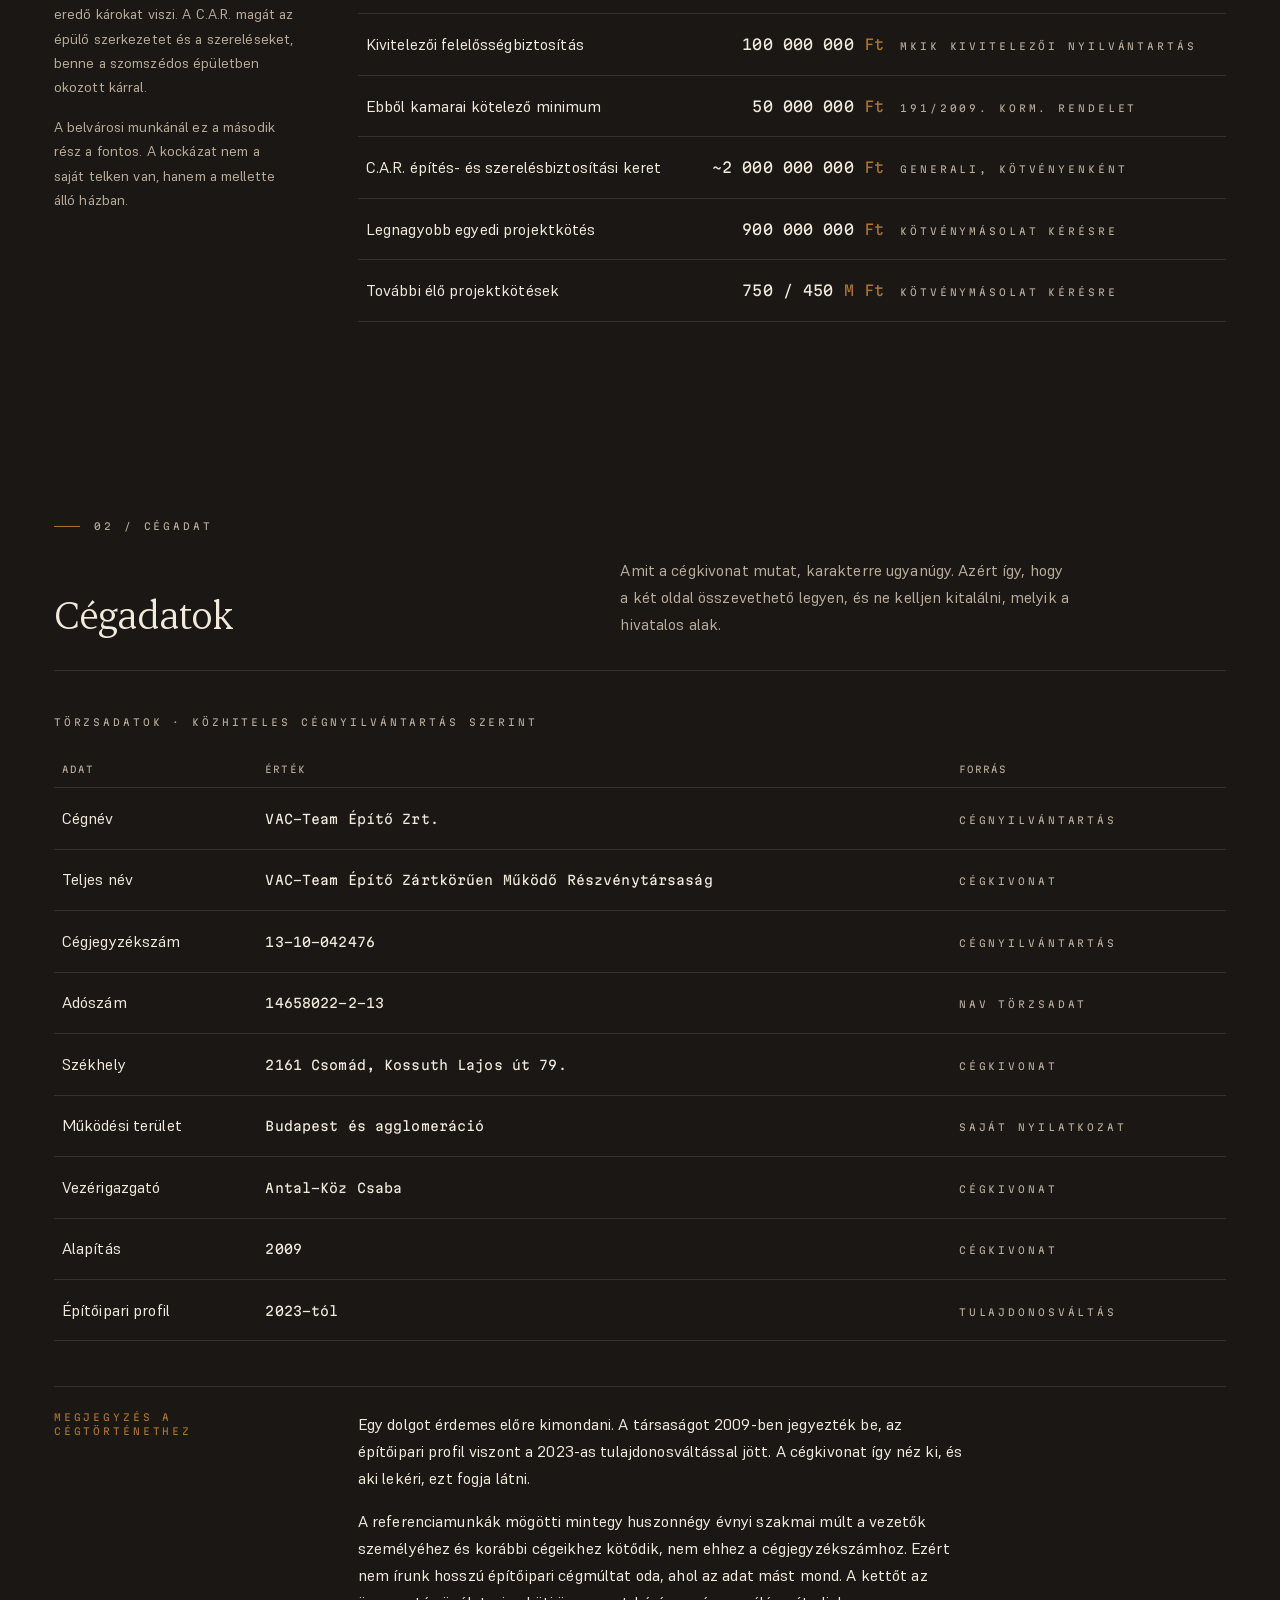
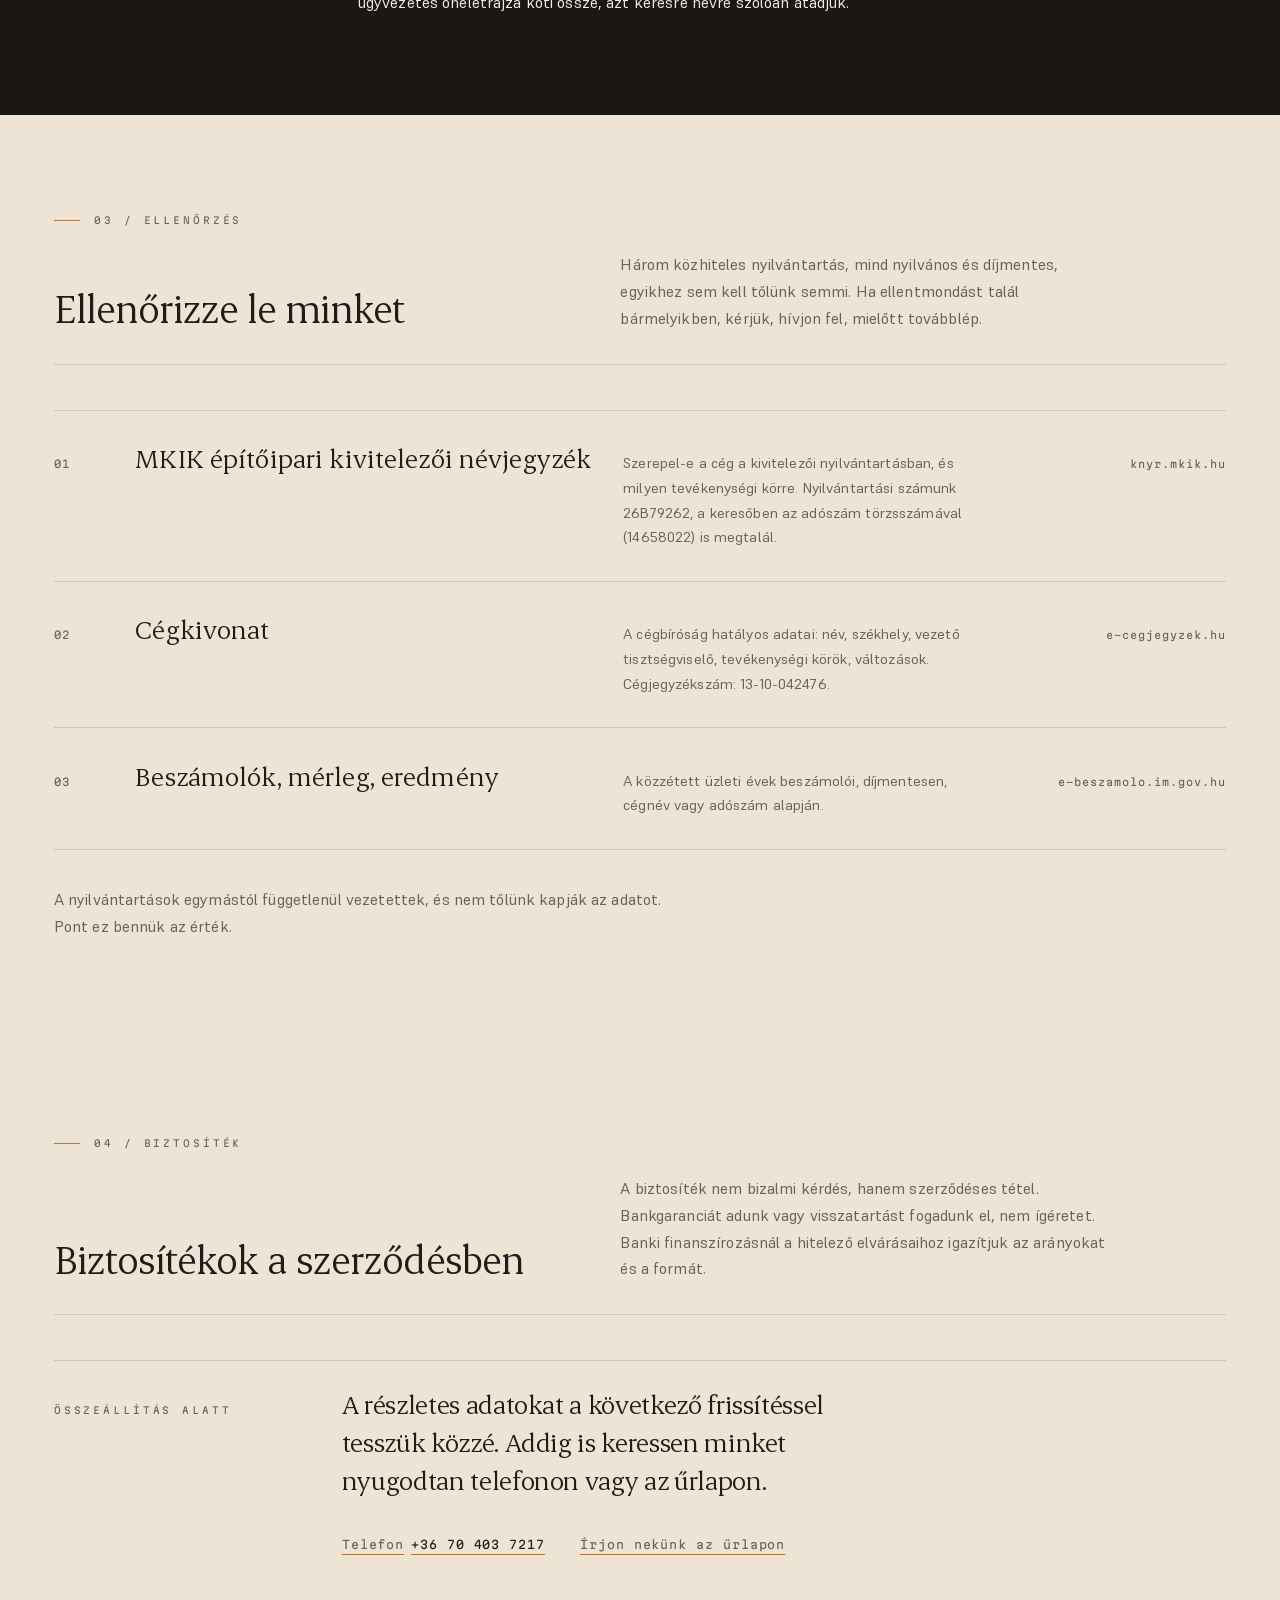
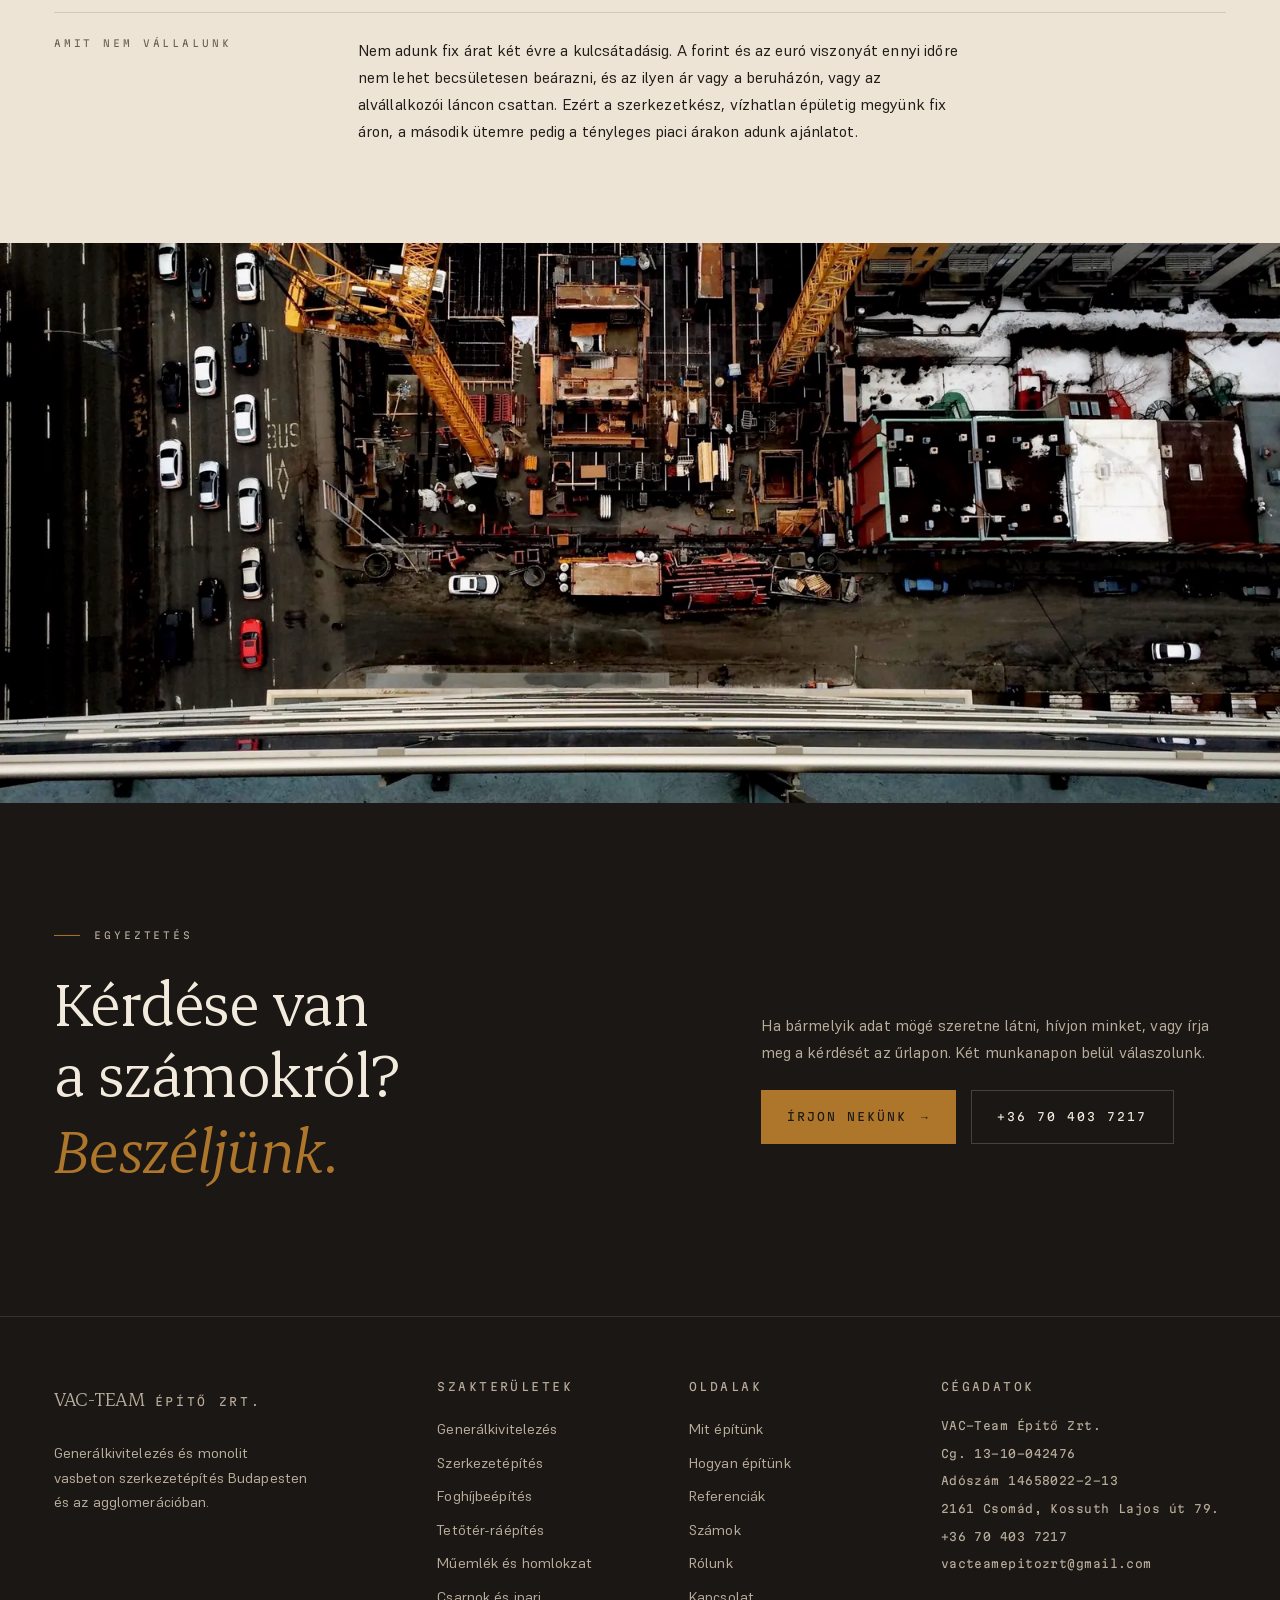
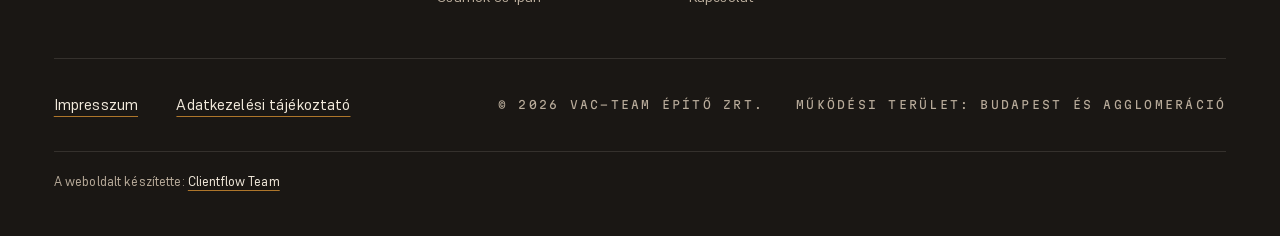
<file: szamok.html>
<!DOCTYPE html>
<html lang="hu">
<head>
<meta charset="UTF-8">
<meta name="viewport" content="width=device-width, initial-scale=1.0">
<script>document.documentElement.className += ' js';</script>
<title>Felelősségbiztosítás, építés-szerelés biztosítás · VAC-Team</title>
<meta name="description" content="Kivitelezői felelősségbiztosítás, építés-szerelés biztosítás (C.A.R.), MKIK építőipari kivitelezői névjegyzék, cégjegyzékszám, nyilvános forrásokkal.">
<link rel="canonical" href="https://vacteam.hu/szamok">
<link rel="alternate" hreflang="hu" href="https://vacteam.hu/szamok">
<link rel="alternate" hreflang="x-default" href="https://vacteam.hu/szamok">
<meta property="og:type" content="website">
<meta property="og:site_name" content="VAC-Team Építő Zrt.">
<meta property="og:locale" content="hu_HU">
<meta property="og:title" content="Felelősségbiztosítás, építés-szerelés biztosítás · VAC-Team Építő Zrt.">
<meta property="og:description" content="Fedezet, cégadat, nyilvántartás. Amit egy beruházói átvilágítás keresni fog, forrásmegjelöléssel.">
<meta property="og:url" content="https://vacteam.hu/szamok">
<meta property="og:image" content="https://vacteam.hu/media/og/og-szamok.jpg">
<meta property="og:image:width" content="1200">
<meta property="og:image:height" content="630">
<meta property="og:image:alt" content="Belvárosi építkezés madártávlatból, darugémekkel a telek fölött">
<meta name="twitter:card" content="summary_large_image">
<meta name="twitter:title" content="Felelősségbiztosítás, építés-szerelés biztosítás · VAC-Team Építő Zrt.">
<meta name="twitter:description" content="Fedezet, cégadat, nyilvántartás. Amit egy beruházói átvilágítás keresni fog, forrásmegjelöléssel.">
<meta name="twitter:image" content="https://vacteam.hu/media/og/og-szamok.jpg">
<meta name="theme-color" content="#1A1714">
<link rel="icon" href="favicon.ico" sizes="32x32">
<link rel="icon" type="image/svg+xml" href="media/favicon.svg">
<link rel="apple-touch-icon" href="media/apple-touch-icon.png">
<link rel="manifest" href="site.webmanifest">
<link rel="stylesheet" href="css/style.css?v=20261104a">
<style>
body.p-szamok .led{display:grid;grid-template-columns:repeat(4,minmax(0,1fr));
  border-top:1px solid var(--line);border-bottom:1px solid var(--line)}
body.p-szamok .led__i{display:flex;flex-direction:column;gap:.85rem;
  padding:clamp(1.6rem,3.2vw,2.6rem) clamp(1rem,2vw,2rem);border-left:1px solid var(--line)}
body.p-szamok .led__i:first-child{border-left:0;padding-left:0}
body.p-szamok .led__i .fig{font-size:clamp(2.3rem,4.4vw,3.5rem)}
body.p-szamok .led__x{font-size:.9rem;color:var(--ink-2);max-width:26ch}
@media(max-width:1000px){
  body.p-szamok .led{grid-template-columns:repeat(2,minmax(0,1fr))}
  body.p-szamok .led__i:nth-child(odd){border-left:0;padding-left:0}
  body.p-szamok .led__i:nth-child(n+3){border-top:1px solid var(--line)}
}
@media(max-width:600px){
  body.p-szamok .led{grid-template-columns:1fr}
  body.p-szamok .led__i{border-left:0;padding-left:0}
  body.p-szamok .led__i+.led__i{border-top:1px solid var(--line)}
}

body.p-szamok .chapmark{margin-bottom:var(--sp-3)}
body.p-szamok .aftr{margin-top:clamp(1.6rem,4vh,2.6rem)}

body.p-szamok .dsl{display:grid;grid-template-columns:minmax(0,15rem) minmax(0,1fr);
  gap:clamp(1.8rem,5vw,5rem);align-items:start}
body.p-szamok .dsl__side{position:sticky;top:calc(var(--nav-h) + 2.5rem);
  display:flex;flex-direction:column;gap:var(--sp-2)}
body.p-szamok .dsl__side p{font-size:.9rem;color:var(--ink-2)}
body.p-szamok .light .dsl__side p{color:var(--ink-dark-2)}
@media(max-width:900px){
  body.p-szamok .dsl{grid-template-columns:1fr}
  body.p-szamok .dsl__side{position:static}
}

body.p-szamok .dat .val{font-family:var(--mono);font-size:.8rem;letter-spacing:.01em;
  line-height:1.55;color:var(--ink)}
@media(max-width:640px){
  body.p-szamok .dat--co tbody tr{grid-template-columns:1fr;gap:.35rem}
}

body.p-szamok .fnote{margin-top:clamp(2rem,5vh,3.5rem);padding-top:var(--sp-3);
  border-top:1px solid var(--line);display:grid;
  grid-template-columns:minmax(0,15rem) minmax(0,1fr);gap:clamp(1rem,5vw,5rem)}
body.p-szamok .light .fnote{border-color:var(--line-dark)}
body.p-szamok .fnote p+p{margin-top:var(--sp-2)}
@media(max-width:900px){body.p-szamok .fnote{grid-template-columns:1fr;gap:var(--sp-2)}}

body.p-szamok .spec--wide>div{grid-template-columns:minmax(0,17rem) minmax(0,1fr)}
@media(max-width:640px){body.p-szamok .spec--wide>div{grid-template-columns:1fr;gap:.3rem}}

body.p-szamok .fin__img{aspect-ratio:16/7;background:var(--kova-2)}
body.p-szamok .fin__img img{width:100%;height:118%;position:relative;top:-9%;
  object-fit:cover;transition:filter 1s ease}
body.p-szamok .fin__img:hover img{transform:none}
@media(max-width:760px){body.p-szamok .fin__img{aspect-ratio:4/3}}
</style>
<script type="application/ld+json">
{
 "@context": "https://schema.org",
 "@graph": [
  {
   "@type": "GeneralContractor",
   "@id": "https://vacteam.hu/#ceg",
   "name": "VAC-Team Építő Zrt.",
   "legalName": "VAC-Team Építő Zártkörűen Működő Részvénytársaság",
   "url": "https://vacteam.hu/",
   "logo": {
    "@type": "ImageObject",
    "@id": "https://vacteam.hu/#logo",
    "url": "https://vacteam.hu/media/logo-512.png",
    "width": 512,
    "height": 512
   },
   "image": "https://vacteam.hu/media/og-kep.jpg",
   "telephone": "+36 70 403 7217",
   "email": "vacteamepitozrt@gmail.com",
   "vatID": "14658022-2-13",
   "taxID": "14658022-2-13",
   "identifier": [
    {
     "@type": "PropertyValue",
     "propertyID": "Cégjegyzékszám",
     "value": "13-10-042476"
    },
    {
     "@type": "PropertyValue",
     "propertyID": "MKIK építőipari kivitelezői névjegyzék, nyilvántartási szám",
     "value": "26B79262"
    }
   ],
   "foundingDate": "2009",
   "address": {
    "@type": "PostalAddress",
    "streetAddress": "Kossuth Lajos út 79.",
    "addressLocality": "Csomád",
    "postalCode": "2161",
    "addressRegion": "Pest vármegye",
    "addressCountry": "HU"
   },
   "areaServed": [
    {
     "@type": "City",
     "name": "Budapest"
    },
    {
     "@type": "AdministrativeArea",
     "name": "Pest megye"
    }
   ],
   "employee": {
    "@type": "Person",
    "name": "Antal-Köz Csaba",
    "jobTitle": "vezérigazgató"
   },
   "knowsAbout": [
    "generálkivitelezés",
    "társasház kivitelezés",
    "monolit vasbeton szerkezetépítés",
    "foghíjbeépítés",
    "tetőtér-beépítés",
    "emeletráépítés",
    "homlokzat-felújítás",
    "műemlék homlokzat-felújítás",
    "csarnoképítés",
    "építőipari projektmenedzsment"
   ],
   "hasOfferCatalog": {
    "@type": "OfferCatalog",
    "name": "Kivitelezési szakterületek",
    "itemListElement": [
     {
      "@type": "Offer",
      "itemOffered": {
       "@type": "Service",
       "name": "Generálkivitelezés",
       "url": "https://vacteam.hu/hogyan-epitunk#general"
      }
     },
     {
      "@type": "Offer",
      "itemOffered": {
       "@type": "Service",
       "name": "Monolit vasbeton szerkezetépítés",
       "url": "https://vacteam.hu/hogyan-epitunk#szerkezet"
      }
     },
     {
      "@type": "Offer",
      "itemOffered": {
       "@type": "Service",
       "name": "Foghíjbeépítés",
       "url": "https://vacteam.hu/foghij"
      }
     },
     {
      "@type": "Offer",
      "itemOffered": {
       "@type": "Service",
       "name": "Tetőtér-beépítés és emeletráépítés",
       "url": "https://vacteam.hu/foghij#tetoter"
      }
     },
     {
      "@type": "Offer",
      "itemOffered": {
       "@type": "Service",
       "name": "Műemlék homlokzat-felújítás",
       "url": "https://vacteam.hu/muemlek"
      }
     },
     {
      "@type": "Offer",
      "itemOffered": {
       "@type": "Service",
       "name": "Csarnok és iparterület",
       "url": "https://vacteam.hu/mit-epitunk#csarnok"
      }
     }
    ]
   }
  },
  {
   "@type": "WebSite",
   "@id": "https://vacteam.hu/#web",
   "url": "https://vacteam.hu/",
   "name": "VAC-Team Építő Zrt.",
   "alternateName": "VAC-Team",
   "inLanguage": "hu",
   "publisher": {
    "@type": "GeneralContractor",
    "@id": "https://vacteam.hu/#ceg",
    "name": "VAC-Team Építő Zrt."
   }
  },
  {
   "@type": "BreadcrumbList",
   "@id": "https://vacteam.hu/szamok#morzsa",
   "itemListElement": [
    {
     "@type": "ListItem",
     "position": 1,
     "name": "Főoldal",
     "item": "https://vacteam.hu/"
    },
    {
     "@type": "ListItem",
     "position": 2,
     "name": "Számok",
     "item": "https://vacteam.hu/szamok"
    }
   ]
  },
  {
   "@type": "WebPage",
   "@id": "https://vacteam.hu/szamok#oldal",
   "url": "https://vacteam.hu/szamok",
   "name": "Felelősségbiztosítás, építés-szerelés biztosítás · VAC-Team",
   "description": "Kivitelezői felelősségbiztosítás, építés-szerelés biztosítás (C.A.R.), MKIK építőipari kivitelezői névjegyzék, cégjegyzékszám, nyilvános forrásokkal.",
   "inLanguage": "hu",
   "isPartOf": {
    "@id": "https://vacteam.hu/#web"
   },
   "about": {
    "@type": "GeneralContractor",
    "@id": "https://vacteam.hu/#ceg",
    "name": "VAC-Team Építő Zrt."
   },
   "dateModified": "2026-11-04",
   "breadcrumb": {
    "@id": "https://vacteam.hu/szamok#morzsa"
   },
   "primaryImageOfPage": {
    "@type": "ImageObject",
    "url": "https://vacteam.hu/media/og/og-szamok.jpg",
    "width": 1200,
    "height": 630
   }
  }
 ]
}
</script>
</head>
<body class="p-szamok">

<!-- CHROME:NAV:start -->
<a class="skip" href="#tartalom">Ugrás a tartalomra</a>
<nav class="nav">
  <div class="nav__in">
    <a href="./" class="brand"><b>VAC-TEAM</b><span>Építő Zrt.</span></a>
    <div class="nav__links">
      <a href="mit-epitunk" class="nav__a">Mit építünk</a>
      <a href="hogyan-epitunk" class="nav__a">Hogyan építünk</a>
      <a href="referenciak" class="nav__a">Referenciák</a>
      <a href="szamok" aria-current="page" class="nav__a">Számok</a>
      <a href="rolunk" class="nav__a">Rólunk</a>
      <a href="kapcsolat" class="nav__tel">Kapcsolat<b> &middot; +36 70 403 7217</b></a>
    </div>
    <button class="burger" type="button" aria-expanded="false" aria-label="Menü"><i></i><i></i></button>
  </div>
</nav>
<div class="mob">
  <p class="lab">Oldalak</p>
  <a href="./">Főoldal</a>
  <a href="mit-epitunk">Mit építünk</a>
  <a href="foghij" class="mob__sub">Foghíjbeépítés</a>
  <a href="muemlek" class="mob__sub">Műemlék és homlokzat</a>
  <a href="hogyan-epitunk">Hogyan építünk</a>
  <a href="referenciak">Referenciák</a>
  <a href="szamok" aria-current="page">Számok</a>
  <a href="rolunk">Rólunk</a>
  <a href="kapcsolat">Kapcsolat</a>
  <p class="lab">Elérhetőség</p>
  <a href="tel:+36704037217">+36 70 403 7217</a>
</div>
<!-- CHROME:NAV:end -->

<header class="phero wrap" id="tartalom">
  <p class="lab phero__crumb"><a href="./">Főoldal</a><i>/</i><span>Számok</span></p>
  <h1 class="phero__t mask">
    <span class="ln"><span>Számok, amiket</span></span>
    <span class="ln"><span><em>vissza lehet keresni.</em></span></span>
  </h1>
  <p class="phero__x" data-in>A magyar felszámolások nagyjából negyede építőipari cég. Ezért a beruházó
    első kérdése nem az, hogy szépet építünk-e, hanem az, hogy ott állunk-e a második év végén is.
    Erre az oldalra azt tettük ki, amit egy átvilágítás úgyis megkeres, a forrás megjelölésével.</p>
  <div class="phero__rule"></div>
</header>

<section class="sect wrap">
  <p class="lab lab-rule chapmark" data-in>A mérleg</p>

  <div class="led">
    <div class="led__i" data-in>
      <span class="lab">Kivitelezői felelősségbiztosítás</span>
      <span class="fig">100<span class="fig__unit">M Ft</span></span>
      <p class="led__x">A kamarai kötelező minimum kétszerese. Minden szerződés mögött ez áll,
        a projekt méretétől függetlenül.</p>
    </div>
    <div class="led__i" data-in data-d="1">
      <span class="lab">Építés-szerelés biztosítás (C.A.R.), Generali</span>
      <span class="fig"><span class="fig__pre">~</span>2<span class="fig__unit">Mrd Ft</span></span>
      <p class="led__x">Építés- és szerelésbiztosítás. A projektek külön kötvényen futnak,
        nem egy közös keretet fogyasztanak.</p>
    </div>
    <div class="led__i" data-in data-d="2">
      <span class="lab">Legnagyobb egyedi kötés</span>
      <span class="fig">900<span class="fig__unit">M Ft</span></span>
      <p class="led__x">Egyetlen beruházásra szóló fedezet, projektenként külön kötvényen.</p>
    </div>
    <div class="led__i" data-in data-d="3">
      <span class="lab">További élő kötések</span>
      <span class="fig">750&thinsp;/&thinsp;450<span class="fig__unit">M Ft</span></span>
      <p class="led__x">A C.A.R. kereten belül futó további projektkötések, kötvényenként.</p>
    </div>
  </div>

  <p class="aftr muted" data-in>A számok mögötti kötvénymásolatot, a cégkivonatot és az igazolásokat
    egyeztetés előtt is elküldjük, aláírt titoktartás nélkül. Ezek az adatok amúgy is nyilvánosak.</p>
</section>

<section class="sect wrap">
  <p class="lab lab-rule chapmark" data-in>01 / Fedezet</p>
  <div class="shd">
    <h2 class="shd__t" data-in>Fedezet és biztosítás</h2>
    <p class="shd__x" data-in data-d="1">Ha az építkezésen kár keletkezik, két dolog dönt: van-e mögötte
      kötvény, és elég nagy-e. Az alábbi sorok mindegyikét kötvénymásolattal igazoljuk.</p>
    <div class="shd__rule"></div>
  </div>

  <div class="dsl">
    <aside class="dsl__side" data-in>
      <p class="lab lab--ok">Mit fedez</p>
      <p>A felelősségbiztosítás a mi hibánkból eredő károkat viszi. A C.A.R. magát az épülő szerkezetet
        és a szereléseket, benne a szomszédos épületben okozott kárral.</p>
      <p>A belvárosi munkánál ez a második rész a fontos. A kockázat nem a saját telken van,
        hanem a mellette álló házban.</p>
    </aside>

    <table class="dat" data-in data-d="1">
      <caption class="lab">Fedezeti adatok · érvényes kötvények szerint</caption>
      <thead>
        <tr><th scope="col">Tétel</th><th scope="col">Érték</th><th scope="col">Hol ellenőrizhető</th></tr>
      </thead>
      <tbody>
        <tr><th scope="row">Kivitelezői felelősségbiztosítás</th>
          <td class="num">100 000 000 <b>Ft</b></td><td class="lab">MKIK kivitelezői nyilvántartás</td></tr>
        <tr><th scope="row">Ebből kamarai kötelező minimum</th>
          <td class="num">50 000 000 <b>Ft</b></td><td class="lab">191/2009. Korm. rendelet</td></tr>
        <tr><th scope="row">C.A.R. építés- és szerelésbiztosítási keret</th>
          <td class="num">~2 000 000 000 <b>Ft</b></td><td class="lab">Generali, kötvényenként</td></tr>
        <tr><th scope="row">Legnagyobb egyedi projektkötés</th>
          <td class="num">900 000 000 <b>Ft</b></td><td class="lab">kötvénymásolat kérésre</td></tr>
        <tr><th scope="row">További élő projektkötések</th>
          <td class="num">750 / 450 <b>M Ft</b></td><td class="lab">kötvénymásolat kérésre</td></tr>
      </tbody>
    </table>
  </div>
</section>

<section class="sect wrap">
  <p class="lab lab-rule chapmark" data-in>02 / Cégadat</p>
  <div class="shd">
    <h2 class="shd__t" data-in>Cégadatok</h2>
    <p class="shd__x" data-in data-d="1">Amit a cégkivonat mutat, karakterre ugyanúgy. Azért így,
      hogy a két oldal összevethető legyen, és ne kelljen kitalálni, melyik a hivatalos alak.</p>
    <div class="shd__rule"></div>
  </div>

  <table class="dat dat--co" data-in>
    <caption class="lab">Törzsadatok · közhiteles cégnyilvántartás szerint</caption>
    <thead>
      <tr><th scope="col">Adat</th><th scope="col">Érték</th><th scope="col">Forrás</th></tr>
    </thead>
    <tbody>
      <tr><th scope="row">Cégnév</th>
        <td class="val">VAC-Team Építő Zrt.</td><td class="lab">cégnyilvántartás</td></tr>
      <tr><th scope="row">Teljes név</th>
        <td class="val">VAC-Team Építő Zártkörűen Működő Részvénytársaság</td><td class="lab">cégkivonat</td></tr>
      <tr><th scope="row">Cégjegyzékszám</th>
        <td class="val">13-10-042476</td><td class="lab">cégnyilvántartás</td></tr>
      <tr><th scope="row">Adószám</th>
        <td class="val">14658022-2-13</td><td class="lab">NAV törzsadat</td></tr>
      <tr><th scope="row">Székhely</th>
        <td class="val">2161 Csomád, Kossuth Lajos út 79.</td><td class="lab">cégkivonat</td></tr>
      <tr><th scope="row">Működési terület</th>
        <td class="val">Budapest és agglomeráció</td><td class="lab">saját nyilatkozat</td></tr>
      <tr><th scope="row">Vezérigazgató</th>
        <td class="val">Antal-Köz Csaba</td><td class="lab">cégkivonat</td></tr>
      <tr><th scope="row">Alapítás</th>
        <td class="val">2009</td><td class="lab">cégkivonat</td></tr>
      <tr><th scope="row">Építőipari profil</th>
        <td class="val">2023-tól</td><td class="lab">tulajdonosváltás</td></tr>
    </tbody>
  </table>

  <div class="fnote" data-in>
    <p class="lab lab--ok">Megjegyzés a cégtörténethez</p>
    <div>
      <p>Egy dolgot érdemes előre kimondani. A társaságot 2009-ben jegyezték be, az építőipari profil
        viszont a 2023-as tulajdonosváltással jött. A cégkivonat így néz ki, és aki lekéri, ezt fogja látni.</p>
      <p>A referenciamunkák mögötti mintegy huszonnégy évnyi szakmai múlt a vezetők személyéhez és
        korábbi cégeikhez kötődik, nem ehhez a cégjegyzékszámhoz. Ezért nem írunk hosszú építőipari
        cégmúltat oda, ahol az adat mást mond. A kettőt az ügyvezetés önéletrajza köti össze,
        azt kérésre névre szólóan átadjuk.</p>
    </div>
  </div>
</section>

<section class="sect light">
  <div class="wrap">
    <p class="lab lab-rule chapmark" data-in>03 / Ellenőrzés</p>
    <div class="shd">
      <h2 class="shd__t" data-in>Ellenőrizze le minket</h2>
      <p class="shd__x" data-in data-d="1">Három közhiteles nyilvántartás, mind nyilvános és díjmentes,
        egyikhez sem kell tőlünk semmi. Ha ellentmondást talál bármelyikben, kérjük, hívjon fel, mielőtt továbblép.</p>
      <div class="shd__rule"></div>
    </div>

    <div class="idx" data-in>
      <a class="idx__row" href="https://knyr.mkik.hu/Kivreg/Nyilvantarto/Kereses" target="_blank" rel="noopener">
        <span class="idx__n">01</span>
        <span class="idx__t">MKIK építőipari kivitelezői névjegyzék</span>
        <span class="idx__x">Szerepel-e a cég a kivitelezői nyilvántartásban, és milyen tevékenységi körre.
          Nyilvántartási számunk 26B79262, a keresőben az adószám törzsszámával (14658022) is megtalál.<span class="sr-only"> A hivatkozás új lapon nyílik.</span></span>
        <span class="idx__m">knyr.mkik.hu</span>
      </a>
      <a class="idx__row" href="https://www.e-cegjegyzek.hu/?cegadatlap/1310042476/TaroltCegkivonat" target="_blank" rel="noopener">
        <span class="idx__n">02</span>
        <span class="idx__t">Cégkivonat</span>
        <span class="idx__x">A cégbíróság hatályos adatai: név, székhely, vezető tisztségviselő, tevékenységi körök,
          változások. Cégjegyzékszám: 13-10-042476.<span class="sr-only"> A hivatkozás új lapon nyílik.</span></span>
        <span class="idx__m">e-cegjegyzek.hu</span>
      </a>
      <a class="idx__row" href="https://e-beszamolo.im.gov.hu/oldal/beszamolo_kereses" target="_blank" rel="noopener">
        <span class="idx__n">03</span>
        <span class="idx__t">Beszámolók, mérleg, eredmény</span>
        <span class="idx__x">A közzétett üzleti évek beszámolói, díjmentesen,
          cégnév vagy adószám alapján.<span class="sr-only"> A hivatkozás új lapon nyílik.</span></span>
        <span class="idx__m">e-beszamolo.im.gov.hu</span>
      </a>
    </div>

    <p class="aftr muted" data-in>A nyilvántartások egymástól függetlenül vezetettek, és nem tőlünk
      kapják az adatot. Pont ez bennük az érték.</p>
  </div>
</section>

<section class="sect light">
  <div class="wrap">
    <p class="lab lab-rule chapmark" data-in>04 / Biztosíték</p>
    <div class="shd">
      <h2 class="shd__t" data-in>Biztosítékok a szerződésben</h2>
      <p class="shd__x" data-in data-d="1">A biztosíték nem bizalmi kérdés, hanem szerződéses tétel.
        Bankgaranciát adunk vagy visszatartást fogadunk el, nem ígéretet. Banki finanszírozásnál a hitelező
        elvárásaihoz igazítjuk az arányokat és a formát.</p>
      <div class="shd__rule"></div>
    </div>

    <div class="soon" data-in>
      <p class="lab lab--ok">Összeállítás alatt</p>
      <div>
        <p class="soon__t">A részletes adatokat a következő frissítéssel tesszük közzé. Addig is keressen minket nyugodtan telefonon vagy az űrlapon.</p>
        <p class="soon__ways"><a href="tel:+36704037217">Telefon<b>+36 70 403 7217</b></a><a href="kapcsolat#k-form">Írjon nekünk az űrlapon</a></p>
      </div>
    </div>

    <div class="fnote" data-in>
      <p class="lab lab--ok">Amit nem vállalunk</p>
      <div>
        <p>Nem adunk fix árat két évre a kulcsátadásig. A forint és az euró viszonyát ennyi időre
          nem lehet becsületesen beárazni, és az ilyen ár vagy a beruházón, vagy az alvállalkozói
          láncon csattan. Ezért a szerkezetkész, vízhatlan épületig megyünk fix áron, a második
          ütemre pedig a tényleges piaci árakon adunk ajánlatot.</p>
      </div>
    </div>
  </div>
</section>

<figure class="shot fin__img">
  <img width="1600" height="1200" src="media/projektek/p5.webp" alt="Belvárosi építkezés madártávlatból: darugémek a bontott telek fölött, mellette forgalmas utca parkoló autókkal" loading="lazy" data-par="0.06">
</figure>

<section class="sect wrap s-cta">
  <p class="lab lab-rule" data-in>Egyeztetés</p>
  <div class="s-cta__row">
  <h2 class="s-cta__t mask">
    <span class="ln"><span>Kérdése van a számokról?</span></span>
    <span class="ln"><span><em>Beszéljünk.</em></span></span>
  </h2>
  <div>
  <p class="s-cta__x" data-in data-d="1">Ha bármelyik adat mögé szeretne látni, hívjon minket, vagy írja meg
    a kérdését az űrlapon. Két munkanapon belül válaszolunk.</p>
  <div class="hero__cta" data-in data-d="2">
    <a class="btn btn--solid" href="kapcsolat#k-form">Írjon nekünk <i>&rarr;</i></a>
    <a class="btn" href="tel:+36704037217">+36 70 403 7217</a>
  </div>
  </div>
  </div>
</section>

<!-- CHROME:FOOTER:start -->
<footer class="foot">
  <div class="wrap">
    <div class="foot__grid">
      <div class="foot__col">
        <a href="./" class="brand"><b>VAC-TEAM</b><span>Építő Zrt.</span></a>
        <p class="muted foot__about">Generálkivitelezés és monolit vasbeton
          szerkezetépítés Budapesten és az agglomerációban.</p>
      </div>
      <div class="foot__col">
        <h2 class="foot__h">Szakterületek</h2>
        <a href="hogyan-epitunk#general">Generálkivitelezés</a>
        <a href="hogyan-epitunk#szerkezet">Szerkezetépítés</a>
        <a href="foghij">Foghíjbeépítés</a>
        <a href="foghij#tetoter">Tetőtér-ráépítés</a>
        <a href="muemlek">Műemlék és homlokzat</a>
        <a href="mit-epitunk#csarnok">Csarnok és ipari</a>
      </div>
      <div class="foot__col">
        <h2 class="foot__h">Oldalak</h2>
        <a href="mit-epitunk">Mit építünk</a>
        <a href="hogyan-epitunk">Hogyan építünk</a>
        <a href="referenciak">Referenciák</a>
        <a href="szamok">Számok</a>
        <a href="rolunk">Rólunk</a>
        <a href="kapcsolat">Kapcsolat</a>
      </div>
      <div class="foot__col">
        <h2 class="foot__h">Cégadatok</h2>
        <span class="foot__mono">VAC-Team Építő Zrt.</span>
        <span class="foot__mono">Cg. 13-10-042476</span>
        <span class="foot__mono">Adószám 14658022-2-13</span>
        <span class="foot__mono">2161 Csomád, Kossuth Lajos út 79.</span>
        <a class="foot__mono" href="tel:+36704037217">+36 70 403 7217</a>
        <a class="foot__mono" href="mailto:vacteamepitozrt@gmail.com">vacteamepitozrt@gmail.com</a>
      </div>
    </div>
    <div class="foot__bar">
      <nav class="foot__legals" aria-label="Jogi tájékoztatók">
        <a class="foot__legal" href="impresszum">Impresszum</a>
        <a class="foot__legal" href="adatvedelem">Adatkezelési tájékoztató</a>
      </nav>
      <p class="foot__copy">
        <span class="lab">© 2026 VAC-Team Építő Zrt.</span>
        <span class="lab">Működési terület: Budapest és agglomeráció</span>
      </p>
      <p class="foot__made">A weboldalt készítette: <a href="https://clientflow.team" rel="noopener" target="_blank">Clientflow Team</a></p>
    </div>
  </div>
</footer>
<!-- CHROME:FOOTER:end -->

<script src="js/vendor/gsap.min.js" defer></script>
<script src="js/vendor/ScrollTrigger.min.js" defer></script>
<script src="js/vendor/lenis.min.js" defer></script>
<script src="js/app.js?v=20261104a" defer></script>
</body>
</html>
</file>
<file: css/style.css>
@font-face{font-family:'Erode';src:url('../fonts/erode-400.woff2') format('woff2');font-weight:400;font-style:normal;font-display:swap}
@font-face{font-family:'Erode';src:url('../fonts/erode-400i.woff2') format('woff2');font-weight:400;font-style:italic;font-display:swap}
@font-face{font-family:'Erode';src:url('../fonts/erode-500.woff2') format('woff2');font-weight:500;font-style:normal;font-display:swap}
@font-face{font-family:'Erode';src:url('../fonts/erode-700.woff2') format('woff2');font-weight:700;font-style:normal;font-display:swap}
@font-face{font-family:'Supreme';src:url('../fonts/supreme-400.woff2') format('woff2');font-weight:400;font-style:normal;font-display:swap}
@font-face{font-family:'Supreme';src:url('../fonts/supreme-400i.woff2') format('woff2');font-weight:400;font-style:italic;font-display:swap}
@font-face{font-family:'Supreme';src:url('../fonts/supreme-500.woff2') format('woff2');font-weight:500;font-style:normal;font-display:swap}
@font-face{font-family:'Martian Mono';src:url('../fonts/martian-mono-latin-ext.woff2') format('woff2');font-weight:300 400;font-style:normal;font-display:swap;unicode-range:U+0100-02BA,U+02BD-02C5,U+02C7-02CC,U+02CE-02D7,U+02DD-02FF,U+0304,U+0308,U+0329,U+1D00-1DBF,U+1E00-1E9F,U+1EF2-1EFF,U+2020,U+20A0-20AB,U+20AD-20C4,U+2113,U+2C60-2C7F,U+A720-A7FF}
@font-face{font-family:'Martian Mono';src:url('../fonts/martian-mono-latin.woff2') format('woff2');font-weight:300 400;font-style:normal;font-display:swap;unicode-range:U+0000-00FF,U+0131,U+0152-0153,U+02BB-02BC,U+02C6,U+02DA,U+02DC,U+0304,U+0308,U+0329,U+2000-206F,U+20AC,U+2122,U+2191,U+2193,U+2212,U+2215,U+FEFF,U+FFFD}

:root{

  --kova:#1A1714;
  --kova-2:#231E19;
  --kova-3:#2E2721;
  --vakolat:#EDE4D6;
  --vakolat-2:#E3D8C7;
  --meszko:#D6C9B4;

  --ink:#F2EADC;
  --ink-2:#B9AC9B;
  --ink-dark:#211C17;
  --ink-dark-2:#6E6153;

  --okker:#AE762B;
  --terrakotta:#BF8764;

  --line:#F2EADC1F;
  --line-2:#F2EADC33;
  --line-dark:#211C1724;
  --line-dark-2:#211C1747;
  --okker-a:#AE762B2E;
  --okker-a2:#AE762B14;
  --scrim:#1A1714D9;

  --display:'Erode','Iowan Old Style','Palatino Linotype',Georgia,serif;
  --sans:'Supreme','Helvetica Neue',Helvetica,Arial,sans-serif;
  --mono:'Martian Mono',ui-monospace,'Cascadia Mono',Consolas,monospace;

  --t--2:.7rem;
  --t--1:.8125rem;
  --t-0:1rem;
  --t-1:1.16rem;
  --t-2:clamp(1.35rem,1.1rem + .9vw,1.85rem);
  --t-3:clamp(1.75rem,1.3rem + 1.8vw,2.9rem);
  --t-4:clamp(2.3rem,1.5rem + 3.4vw,4.4rem);
  --t-5:clamp(3rem,1.6rem + 5.6vw,6rem);

  --sp-1:.5rem;  --sp-2:1rem;  --sp-3:1.5rem; --sp-4:2rem;
  --sp-5:3rem;   --sp-6:4rem;  --sp-7:6rem;   --sp-8:9rem;
  --gut:clamp(1.25rem,4.2vw,5rem);
  --maxw:1420px;
  --nav-h:78px;

  --e-out:cubic-bezier(.16,1,.3,1);
  --e-quart:cubic-bezier(.25,1,.5,1);
  --e-soft:cubic-bezier(.17,.84,.44,1);
}

*{margin:0;padding:0;box-sizing:border-box}
html{-webkit-font-smoothing:antialiased;text-rendering:optimizeLegibility;
  scroll-behavior:auto;overflow-x:clip}
body{background:var(--kova);color:var(--ink);font-family:var(--sans);
  font-size:var(--t-0);line-height:1.68;letter-spacing:.008em;font-weight:400;
  overflow-x:clip}

html.lenis,html.lenis body{height:auto}
.lenis:not(.lenis-autoToggle).lenis-stopped{overflow:clip}
.lenis [data-lenis-prevent]{overscroll-behavior:contain}
.lenis.lenis-smooth iframe{pointer-events:none}

h1,h2,h3,h4{font-family:var(--display);font-weight:400;letter-spacing:-.022em;
  line-height:1.06;text-wrap:balance;color:var(--ink)}
a{color:inherit;text-decoration:none}
img{display:block;max-width:100%;height:auto}
button{font:inherit;color:inherit;background:none;border:0;cursor:pointer}
ul,ol{list-style:none}
p{text-wrap:pretty;max-width:68ch}
::selection{background:var(--okker);color:#1A1714}
:focus-visible{outline:2px solid var(--okker);outline-offset:3px}

.wrap{width:100%;max-width:var(--maxw);margin-inline:auto;padding-inline:var(--gut)}
.sect{padding-block:clamp(4.5rem,11vh,9rem)}
.sr-only{position:absolute;width:1px;height:1px;margin:-1px;padding:0;overflow:hidden;
  clip:rect(0 0 0 0);white-space:nowrap;border:0}

.light{background:var(--vakolat);color:var(--ink-dark)}
.light h1,.light h2,.light h3,.light h4{color:var(--ink-dark)}
.light .muted{color:var(--ink-dark-2)}
.muted{color:var(--ink-2)}

.lab{font-family:var(--mono);font-size:.6rem;font-weight:400;letter-spacing:.3em;
  text-transform:uppercase;color:var(--ink-2);line-height:1.4;max-width:none;text-wrap:wrap}
.light .lab{color:var(--ink-dark-2)}
.lab--ok{color:var(--okker)}
.lab-rule{display:flex;align-items:baseline;gap:.9rem}
.lab-rule::before{content:'';width:26px;height:1px;background:var(--okker);flex:0 0 auto;
  transform:translateY(-.32em)}

.fig{font-family:var(--display);font-weight:400;line-height:.9;letter-spacing:-.03em;
  font-variant-numeric:tabular-nums;color:var(--ink)}
.light .fig{color:var(--ink-dark)}

.fig__pre{font-family:var(--mono);font-size:.3em;font-weight:300;letter-spacing:0;
  vertical-align:1.55em;color:var(--ink-2);margin-right:.18em}
.light .fig__pre{color:var(--ink-dark-2)}
.light .fig__unit{color:#785423}
.fig__unit{font-family:var(--mono);font-size:.24em;font-weight:300;letter-spacing:.14em;
  text-transform:uppercase;color:var(--okker);margin-left:.55em;vertical-align:2.05em}

.nav{position:fixed;top:0;left:0;width:100%;z-index:80;
  transition:transform .5s var(--e-out),background-color .4s ease,border-color .4s ease;
  border-bottom:1px solid transparent}
.nav.is-solid{background:#1A1714F2;border-bottom-color:var(--line);
  -webkit-backdrop-filter:saturate(140%) blur(14px);backdrop-filter:saturate(140%) blur(14px)}
@supports not ((backdrop-filter:blur(4px)) or (-webkit-backdrop-filter:blur(4px))){
  .nav.is-solid{background:#1A1714FA}
}
.nav--up{transform:translateY(-102%)}
.nav__in{max-width:var(--maxw);margin-inline:auto;padding-inline:var(--gut);height:var(--nav-h);
  display:flex;align-items:center;justify-content:space-between;gap:var(--sp-4)}
.brand{display:flex;align-items:baseline;gap:.6rem}
.brand b{font-family:var(--display);font-weight:400;font-size:1.32rem;letter-spacing:-.01em}
.brand span{font-family:var(--mono);font-size:.54rem;letter-spacing:.28em;
  text-transform:uppercase;color:var(--ink-2)}
.nav__links{display:flex;align-items:center;gap:2.1rem}
.nav__a{font-size:.9rem;position:relative;padding-block:.3rem;color:var(--ink);
  transition:color .3s ease}
.nav__a::after{content:'';position:absolute;left:0;bottom:0;width:100%;height:1px;
  background:var(--okker);transform:scaleX(0);transform-origin:left;
  transition:transform .55s var(--e-soft) .1s}
.nav__a:hover{color:var(--okker)}
.nav__a:hover::after,.nav__a[aria-current="page"]::after{transform:scaleX(1)}

.nav__a--sect::after{transform:scaleX(1);opacity:.4}
.nav__tel{font-family:var(--mono);font-size:.72rem;letter-spacing:.06em;
  padding:.6rem 1rem;border:1px solid var(--line-2);transition:border-color .35s,color .35s;
  white-space:nowrap}
.nav__tel b{font-weight:400;color:#E7DECF;transition:color .35s}
.nav__tel:hover{border-color:var(--okker);color:var(--okker)}
.nav__tel:hover b{color:var(--okker)}
@media(max-width:1280px){.nav__tel b{display:none}}
.burger{display:none;width:46px;height:46px;position:relative;margin-right:-8px}
.burger i{position:absolute;left:11px;right:11px;height:1px;background:var(--ink);
  transition:transform .45s var(--e-out),opacity .3s}
.burger i:nth-child(1){top:19px}
.burger i:nth-child(2){top:26px}
.burger[aria-expanded="true"] i:nth-child(1){transform:translateY(3.5px) rotate(45deg)}
.burger[aria-expanded="true"] i:nth-child(2){transform:translateY(-3.5px) rotate(-45deg)}
.mob{position:fixed;inset:0;z-index:79;background:var(--kova);
  padding:calc(var(--nav-h) + 5vh) var(--gut) 5vh;overflow-y:auto;
  opacity:0;visibility:hidden;transition:opacity .45s ease,visibility .45s}
.mob.open{opacity:1;visibility:visible}
.mob a{display:block;font-family:var(--display);font-size:clamp(1.7rem,7.5vw,2.6rem);
  padding-block:.62rem;border-bottom:1px solid var(--line)}

.mob a.mob__sub{font-size:clamp(1.15rem,5vw,1.6rem);padding-left:1.6rem;color:var(--ink-2)}
.mob a.mob__sub::before{content:'\2192\00a0';color:var(--okker)}
.mob a[aria-current="page"]{color:var(--okker)}
.mob .lab{margin:2rem 0 .6rem}
@media(max-width:1000px){.nav__links{display:none}.burger{display:block}}

.btn{display:inline-flex;align-items:center;gap:.85rem;font-family:var(--mono);
  font-size:.7rem;letter-spacing:.18em;text-transform:uppercase;
  padding:1.05rem 1.6rem;border:1px solid var(--line-2);position:relative;overflow:hidden;
  transition:color .4s var(--e-quart),border-color .4s var(--e-quart),transform .16s var(--e-quart);
  isolation:isolate}
.btn::before{content:'';position:absolute;inset:0;background:var(--okker);z-index:-1;
  transform:translateY(101%);transition:transform .55s var(--e-out)}
.btn:hover{color:#1A1714;border-color:var(--okker)}
.btn:hover::before{transform:translateY(0)}
.btn:active{transform:scale(.978)}
.btn i{font-style:normal;transition:transform .45s var(--e-out)}
.btn:hover i{transform:translateX(4px)}
.btn--solid{background:var(--okker);color:#1A1714;border-color:var(--okker)}
.btn--solid::before{background:var(--ink)}
.light .btn{border-color:var(--line-dark-2);color:var(--ink-dark)}
.light .btn:hover{color:#1A1714}

.js [data-in]{opacity:0;transform:translateY(22px)}
.js [data-in].on{opacity:1;transform:none;
  transition:opacity .9s var(--e-quart),transform .9s var(--e-out)}
.js [data-in][data-d="1"].on{transition-delay:.08s}
.js [data-in][data-d="2"].on{transition-delay:.16s}
.js [data-in][data-d="3"].on{transition-delay:.24s}
.js [data-in][data-d="4"].on{transition-delay:.32s}

.ln{display:block;overflow:hidden;padding-bottom:.06em}
.ln>span{display:block}
.js .mask .ln>span{transform:translateY(106%)}
.js .mask.on .ln>span{transform:translateY(0);transition:transform 1.05s var(--e-out)}
.js .mask.on .ln:nth-child(2)>span{transition-delay:.09s}
.js .mask.on .ln:nth-child(3)>span{transition-delay:.18s}

.rake{position:relative;width:100%;overflow:clip;background:var(--kova-2);
  --sweep:100%}
.rake__layer{position:relative;display:block;width:100%}
.rake__layer img{width:100%;height:100%;object-fit:cover;display:block}
.rake__after{position:absolute;inset:0;
  -webkit-mask-image:linear-gradient(100deg,#000 calc(var(--sweep) - 9%),#0000 var(--sweep));
  mask-image:linear-gradient(100deg,#000 calc(var(--sweep) - 9%),#0000 var(--sweep));
  -webkit-mask-repeat:no-repeat;mask-repeat:no-repeat;
  -webkit-mask-size:100% 100%;mask-size:100% 100%}
@supports not (mask-image:linear-gradient(#000,#0000)){
  .rake__after{-webkit-mask-image:none;mask-image:none}
}
.rake__beam{position:absolute;top:-12%;bottom:-12%;left:0;width:26vw;max-width:340px;
  pointer-events:none;transform:translateX(-50%) skewX(-9deg);
  background:linear-gradient(90deg,#AE762B00 0%,#D9A05C40 42%,#F0D8A860 55%,#AE762B00 100%);
  mix-blend-mode:screen;opacity:0;transition:opacity .5s ease}
.rake.is-live .rake__beam{opacity:1}
.rake__cap{position:absolute;left:0;right:0;bottom:0;display:flex;
  justify-content:space-between;gap:1rem;padding:1rem var(--gut);
  background:linear-gradient(180deg,#1A171400,#1A1714CC)}
.rake__cap span{font-family:var(--mono);font-size:.6rem;letter-spacing:.22em;
  text-transform:uppercase;color:var(--ink)}

.js .herotrack{position:relative;height:230svh}
.js .herotrack .hero{position:sticky;top:0;height:100svh;min-height:0}
@media (max-height:600px){
  .js .herotrack{height:auto}
  .js .herotrack .hero{position:relative;height:auto;min-height:100svh}
}
.hero{position:relative;min-height:100svh;display:flex;flex-direction:column;
  justify-content:flex-end;padding-top:calc(var(--nav-h) + 6vh);padding-bottom:var(--sp-4);
  overflow:clip;isolation:isolate}
.hero__bg{position:absolute;inset:0;z-index:-2}
.hero__bg .rake{height:100%}
.hero__bg .rake__layer,.hero__bg .rake__after,.hero__bg .rake__layer img{height:100%}
.hero__veil{position:absolute;inset:0;z-index:-1;background:
  linear-gradient(180deg,#1A1714CC 0%,#1A171438 34%,#1A171499 72%,#1A1714 100%),
  linear-gradient(95deg,#1A1714E0 0%,#1A171459 46%,#1A171400 96%)}
.hero__in{position:relative;width:100%}
.hero__t{font-size:var(--t-5);line-height:1.08;letter-spacing:-.028em;margin-top:var(--sp-3)}
.hero__t em{font-style:italic;color:var(--okker)}
.hero__sub{margin-top:var(--sp-3);max-width:52ch;font-size:var(--t-1);color:#D8CDBD}
.hero__cta{display:flex;flex-wrap:wrap;gap:.9rem;margin-top:var(--sp-4)}
.hero__foot{position:relative;width:100%;margin-top:clamp(2.5rem,7vh,4.5rem);
  padding-top:var(--sp-3);border-top:1px solid var(--line);
  display:flex;flex-wrap:wrap;gap:var(--sp-4) var(--sp-6);align-items:flex-end}
.hero__stat{display:flex;flex-direction:column;gap:.4rem}
.hero__stat .fig{font-size:1.85rem}
.hero__stat .fig__unit{color:#C69A5E}
@media(max-width:720px){.hero{min-height:94svh}}

@media(max-width:700px){
  .hero{padding-top:calc(var(--nav-h) + 1.5vh);padding-bottom:var(--sp-3)}
  .hero__t{margin-top:var(--sp-2)}
  .hero__sub{margin-top:var(--sp-2);font-size:var(--t-0);line-height:1.6}
  .hero__cta{margin-top:var(--sp-3);gap:.6rem}
  .hero__cta .btn{padding:.9rem 1.2rem}
  .hero__foot{margin-top:var(--sp-3);padding-top:var(--sp-2);gap:var(--sp-2) var(--sp-4)}
  .hero__stat .fig{font-size:1.5rem}
}

.js .herotrack.is-tall{height:auto}
.js .herotrack.is-tall .hero{position:relative;height:auto;min-height:100svh}

.js .herotrack.is-tall.is-pin-low{height:calc(var(--hero-h) + 130svh)}
.js .herotrack.is-tall.is-pin-low .hero{position:sticky;top:calc(100svh - var(--hero-h));height:var(--hero-h);min-height:0}

@media (min-width:701px) and (max-height:820px){
  .hero{padding-top:calc(var(--nav-h) + 2.5vh);padding-bottom:var(--sp-3)}
  .hero__t{margin-top:var(--sp-2)}
  .hero__sub{margin-top:var(--sp-2)}
  .hero__cta{margin-top:var(--sp-3)}
  .hero__foot{margin-top:var(--sp-3);padding-top:var(--sp-2)}
}

.shd{display:grid;gap:var(--sp-2);margin-bottom:clamp(2.2rem,5vh,3.6rem);
  grid-template-columns:minmax(0,1fr) minmax(0,1.1fr);align-items:end}
.shd__t{font-size:var(--t-3)}
.shd__x{max-width:54ch;color:var(--ink-2)}
.light .shd__x{color:var(--ink-dark-2)}
.shd__rule{grid-column:1/-1;height:1px;background:var(--line);margin-top:var(--sp-2)}
.light .shd__rule{background:var(--line-dark)}
@media(max-width:820px){.shd{grid-template-columns:1fr}}

.idx{border-top:1px solid var(--line)}
.light .idx{border-color:var(--line-dark)}
.idx__row{display:grid;grid-template-columns:3.6rem minmax(0,1.25fr) minmax(0,1fr) minmax(0,13rem);
  gap:var(--sp-3);align-items:baseline;padding-block:clamp(1.3rem,3.4vh,2.1rem);
  border-bottom:1px solid var(--line);position:relative;isolation:isolate;
  transition:padding-left .6s var(--e-soft),color .4s ease}
.light .idx__row{border-color:var(--line-dark)}
@media (hover:hover) and (pointer:fine){
  .idx__row:hover{padding-left:1.1rem}
  .idx__row:hover .idx__n{color:var(--okker)}
  .idx__row:hover .idx__t{color:var(--okker)}
}
.idx__n{font-family:var(--mono);font-size:.66rem;letter-spacing:.16em;color:var(--ink-2);
  transition:color .4s ease}
.light .idx__n{color:var(--ink-dark-2)}
.idx__t{font-family:var(--display);font-size:var(--t-2);line-height:1.14;
  transition:color .4s ease}
.idx__x{font-size:.92rem;color:var(--ink-2)}
.light .idx__x{color:var(--ink-dark-2)}
.idx__m{font-family:var(--mono);font-size:.64rem;letter-spacing:.1em;color:var(--ink-2);
  text-align:right;line-height:1.9}

.idx__go{color:var(--okker);font-size:.58rem;letter-spacing:.12em}
.light .idx__m{color:var(--ink-dark-2)}
@media(max-width:900px){
  .idx__row{grid-template-columns:3rem 1fr;gap:.4rem var(--sp-2)}
  .idx__x,.idx__m{grid-column:2;text-align:left}
}

.idxwrap{display:grid;grid-template-columns:minmax(0,1.55fr) minmax(0,1fr);
  gap:clamp(2rem,4.5vw,4.5rem);align-items:start}
.idxview{position:sticky;top:calc(var(--nav-h) + 1.2rem)}

.idxview__frame{position:relative;aspect-ratio:4/5;overflow:clip;
  max-height:calc(100svh - var(--nav-h) - 5rem);
  background:var(--kova-2);border:1px solid var(--line)}
.idxview__frame img{position:absolute;inset:0;width:100%;height:100%;object-fit:cover;
  opacity:0;transform:scale(1.045);
  transition:opacity .55s var(--e-quart),transform 1.1s var(--e-out);
  filter:saturate(.92) contrast(1.04)}
.idxview__frame img.on{opacity:1;transform:scale(1)}
.idxview__cap{margin-top:.8rem;display:flex;justify-content:space-between;gap:1rem}

.idxwrap .idx__row{grid-template-columns:2.9rem minmax(0,1fr) auto;
  gap:.35rem var(--sp-3);align-items:baseline}
.idxwrap .idx__x{grid-column:2}
.idxwrap .idx__m{grid-row:1;grid-column:3;text-align:right}
@media(max-width:980px){
  .idxwrap{grid-template-columns:1fr}
  .idxview{display:none}
}
@media(max-width:640px){
  .idxwrap .idx__row{grid-template-columns:2.9rem 1fr}
  .idxwrap .idx__m{grid-row:auto;grid-column:2;text-align:left}
}

.shot{position:relative;overflow:clip;background:var(--kova-2)}
.shot img{width:100%;height:auto;display:block;
  filter:saturate(.86) contrast(1.05);transition:filter 1s ease,transform 1.2s var(--e-soft)}
.shot.on img{filter:saturate(1) contrast(1.02)}
@media (hover:hover){.shot:hover img{transform:scale(1.035)}}
.shot--full img{width:100%;height:100%;object-fit:cover}
.shot__cap{margin-top:.85rem}

.dat{width:100%;border-collapse:collapse;font-variant-numeric:tabular-nums}
.dat caption{text-align:left;padding-bottom:var(--sp-2)}
.dat th,.dat td{text-align:left;padding:1.05rem .5rem;border-bottom:1px solid var(--line);
  vertical-align:baseline}
.light .dat th,.light .dat td{border-color:var(--line-dark)}
.dat thead th{font-family:var(--mono);font-size:.58rem;font-weight:400;letter-spacing:.22em;
  text-transform:uppercase;color:var(--ink-2);padding-bottom:.6rem}
.light .dat thead th{color:var(--ink-dark-2)}
.dat tbody th{font-weight:400;font-size:var(--t-0)}
.dat .num{font-family:var(--mono);font-size:.9rem;text-align:right;white-space:nowrap;
  color:var(--ink)}
.light .dat .num{color:var(--ink-dark)}
.dat .num b{font-weight:400;color:var(--okker)}

.light .dat .num b{color:var(--ink-dark-2);color:#785423}
@media(max-width:640px){
  .dat thead{position:absolute;width:1px;height:1px;overflow:hidden;clip:rect(0 0 0 0)}
  .dat tbody tr{display:grid;grid-template-columns:1fr auto;gap:.2rem .8rem;
    padding-block:.9rem;border-bottom:1px solid var(--line)}
  .dat th,.dat td{border:0;padding:0}
  .dat .num{text-align:right}
}

.spec{display:grid;gap:0;border-top:1px solid var(--line)}
.light .spec{border-color:var(--line-dark)}
.spec>div{display:grid;grid-template-columns:minmax(0,10rem) minmax(0,1fr);gap:1rem;
  padding-block:.8rem;border-bottom:1px solid var(--line)}
.light .spec>div{border-color:var(--line-dark)}
.spec dt{font-family:var(--mono);font-size:.58rem;letter-spacing:.2em;text-transform:uppercase;
  color:var(--ink-2);padding-top:.28em}
.light .spec dt{color:var(--ink-dark-2)}
.spec dd{font-size:.98rem}

.quote{font-family:var(--display);font-size:var(--t-4);line-height:1.16;letter-spacing:-.022em;
  max-width:34ch}
.quote em{font-style:italic;color:var(--okker)}

.stack{display:grid;gap:1px;background:var(--line);border:1px solid var(--line)}
.light .stack{background:var(--line-dark);border-color:var(--line-dark)}
.stack__i{background:var(--kova);padding:clamp(1.4rem,3vw,2.2rem);display:flex;
  flex-direction:column;gap:.9rem}
.light .stack__i{background:var(--vakolat)}
.stack__i h3{font-size:var(--t-2)}
@media(min-width:820px){.stack{grid-template-columns:repeat(auto-fit,minmax(240px,1fr))}}

.phero{padding-top:calc(var(--nav-h) + clamp(4rem,11vh,8rem));padding-bottom:clamp(2.5rem,7vh,5rem)}
.phero__crumb{display:flex;flex-wrap:wrap;gap:.6rem;margin-bottom:var(--sp-3)}
.phero__crumb i{font-style:normal;color:var(--okker)}
.phero__crumb a:hover{color:var(--okker)}
.phero__t{font-size:var(--t-4);max-width:20ch}
.phero__t em{font-style:italic;color:var(--okker)}
.phero__x{margin-top:var(--sp-3);max-width:58ch;font-size:var(--t-1);color:var(--ink-2)}
.light .phero__x{color:var(--ink-dark-2)}
.phero__rule{margin-top:clamp(2rem,5vh,3.5rem);height:1px;background:var(--line)}
.light .phero__rule{background:var(--line-dark)}

.corr{position:relative;overflow-x:auto;scrollbar-width:none;-ms-overflow-style:none}
.corr::-webkit-scrollbar{display:none}
.corr__track{display:flex;gap:clamp(1rem,2.4vw,2.2rem);width:max-content;
  padding:clamp(2rem,6vh,4rem) var(--gut);align-items:stretch}
.corr__p{flex:0 0 min(78vw,520px);display:flex;flex-direction:column;gap:var(--sp-2);
  border:1px solid var(--line);padding-bottom:var(--sp-3)}
.light .corr__p{border-color:var(--line-dark)}

.corr__p .shot{aspect-ratio:4/3;min-height:0;flex:0 0 auto}
.corr__p .shot img{width:100%;height:100%;object-fit:cover}
.corr__p h3{font-size:var(--t-2);padding-inline:var(--sp-3)}
.corr__p p,.corr__p .spec{padding-inline:var(--sp-3)}
.corr__p .lab{padding-inline:var(--sp-3)}
@media(max-width:900px){.corr__p{flex:0 0 82vw}}

.chapx{display:grid;grid-template-columns:minmax(0,15rem) minmax(0,1fr);
  gap:clamp(2rem,6vw,6rem);align-items:start}
.chapx__nav{position:sticky;top:calc(var(--nav-h) + 2rem);display:flex;flex-direction:column;gap:.85rem}
.chapx__nav a{font-family:var(--mono);font-size:.66rem;letter-spacing:.14em;text-transform:uppercase;
  color:var(--ink-2);transition:color .35s ease;display:flex;gap:.7rem}
.chapx__nav a:hover,.chapx__nav a.on{color:var(--okker)}
.chap{padding-block:clamp(2.5rem,7vh,5rem);border-bottom:1px solid var(--line);scroll-margin-top:6rem}
.chap:last-child{border-bottom:0}
.chap h2{font-size:var(--t-3);margin-bottom:var(--sp-2)}
.chap__lead{font-size:var(--t-1);color:var(--ink-2);margin-bottom:var(--sp-3)}
.chap .shot{margin-block:var(--sp-3)}
@media(max-width:900px){
  .chapx{grid-template-columns:1fr}
  .chapx__nav{position:static;flex-direction:row;flex-wrap:wrap;gap:.6rem 1.2rem;
    padding-bottom:var(--sp-3);border-bottom:1px solid var(--line)}
}

.filt{display:flex;flex-wrap:wrap;gap:.5rem;align-items:center;
  padding-block:var(--sp-3);border-bottom:1px solid var(--line)}
.filt__lab{margin-right:.6rem}
.chip{font-family:var(--mono);font-size:.64rem;letter-spacing:.14em;text-transform:uppercase;
  padding:.52rem .9rem;border:1px solid var(--line-2);color:var(--ink-2);
  transition:color .3s,border-color .3s}
.chip:hover{border-color:var(--okker);color:var(--okker)}
.chip.on{border-color:var(--okker);color:var(--okker)}
.chip.on::before{content:'▪ '}

.idx__row.is-hidden{display:none}

.raketrack{position:relative}

.js .raketrack{height:230svh}
.raketrack__stick{position:sticky;top:0;height:100svh;overflow:clip;display:flex;align-items:flex-end}
.raketrack__stick .rake{position:absolute;inset:0}
.raketrack__stick .rake__layer,.raketrack__stick .rake__after,
.raketrack__stick .rake__layer img{height:100%}
.raketrack__cap{position:relative;width:100%;padding:var(--sp-4) 0;
  background:linear-gradient(180deg,#1A171400,#1A1714C4 38%,#1A1714F2)}

.foot{border-top:1px solid var(--line);padding-block:var(--sp-6) var(--sp-4)}
.foot__grid{display:grid;grid-template-columns:1.6fr 1fr 1fr 1.3fr;gap:var(--sp-4)}
.foot__grid h4{font-family:var(--mono);font-size:.7rem;font-weight:400;letter-spacing:.22em;
  text-transform:uppercase;color:var(--ink-2);margin-bottom:var(--sp-2)}
.foot__col{display:flex;flex-direction:column;gap:.55rem;font-size:.92rem}
.foot__col a{color:var(--ink-2);transition:color .3s}
.foot__col a:hover{color:var(--okker)}
.foot__mono{font-family:var(--mono);font-size:.7rem;letter-spacing:.04em;color:var(--ink-2)}
.foot__about{margin-top:1rem;max-width:32ch}

.foot .brand span{font-size:.7rem;letter-spacing:.24em}
.foot__bar .lab{font-size:.7rem;letter-spacing:.2em}

.foot__bar{margin-top:var(--sp-5);padding-top:var(--sp-3);border-top:1px solid var(--line);
  display:flex;flex-wrap:wrap;align-items:center;justify-content:space-between;gap:var(--sp-2) var(--sp-4)}
.foot__legals{display:flex;flex-wrap:wrap;gap:.2rem clamp(1.5rem,3vw,2.75rem)}
.foot__legal{display:inline-flex;align-items:center;min-height:44px;font-size:.95rem;color:var(--ink);
  text-decoration:underline;text-decoration-color:var(--okker);text-decoration-thickness:1px;
  text-underline-offset:.4em;transition:color .3s ease,text-decoration-thickness .3s ease}
.foot__legal:hover{color:var(--okker);text-decoration-thickness:2px}
.foot__legal[aria-current="page"]{color:var(--okker)}
.foot__copy{display:flex;flex-wrap:wrap;gap:.4rem var(--sp-4);max-width:none}

.foot__made{flex:1 0 100%;max-width:none;margin-top:var(--sp-1);padding-top:var(--sp-1);
  border-top:1px solid var(--line);font-size:.8rem;line-height:1.5;color:var(--ink-2)}
.foot__made a{display:inline-flex;align-items:center;min-height:44px;color:var(--ink);
  text-decoration:underline;text-decoration-color:var(--okker);text-decoration-thickness:1px;
  text-underline-offset:.35em;transition:color .3s ease}
.foot__made a:hover{color:var(--okker)}
@media(max-width:640px){
  .foot__bar{flex-direction:column;align-items:flex-start}
  .foot__legals{flex-direction:column;gap:0}
  .foot__copy{flex-direction:column;gap:.35rem}
  .foot__bar{gap:var(--sp-3)}
  .foot__made{flex:none;align-self:stretch;margin-top:0}
}
@media(max-width:900px){.foot__grid{grid-template-columns:1fr 1fr}}
@media(max-width:560px){.foot__grid{grid-template-columns:1fr}}

.s-manifest .quote{margin-top:var(--sp-4)}
.s-manifest__cols{display:grid;grid-template-columns:minmax(0,1.15fr) minmax(0,1fr);
  gap:var(--sp-4) clamp(2rem,6vw,6rem);margin-top:clamp(2.5rem,6vh,4.5rem);align-items:start}
.s-manifest__cols p + p{margin-top:var(--sp-2)}
@media(max-width:900px){.s-manifest__cols{grid-template-columns:1fr}}

.s-num__foot{margin-top:var(--sp-4);max-width:62ch;color:var(--ink-dark-2)}
.s-num__foot a{color:var(--ink-dark);border-bottom:1px solid var(--okker);padding-bottom:1px}
.s-num__foot a:hover{color:var(--okker)}

.plate{display:grid;grid-template-columns:minmax(0,1.35fr) minmax(0,1fr);
  gap:clamp(1.5rem,4vw,4rem);align-items:center;margin-bottom:clamp(3rem,8vh,6rem)}
.plate--rev .plate__img{order:2}
.plate__img{overflow:clip;aspect-ratio:4/3}
.plate__img img{width:100%;height:112%;object-fit:cover}
.plate__body{display:flex;flex-direction:column;gap:var(--sp-2);align-items:flex-start}
.plate__t{font-size:var(--t-3);line-height:1.08}
.plate__t a{transition:color .35s ease}
.plate__t a:hover{color:var(--okker)}
.plate__body .spec{width:100%;margin-top:.4rem}
.plate__body .btn{margin-top:.6rem}
.s-proj__more{margin-top:var(--sp-2)}
@media(max-width:860px){
  .plate{grid-template-columns:1fr}
  .plate--rev .plate__img{order:0}
}

.s-cta{padding-block:clamp(5rem,14vh,11rem)}
.s-cta__t{font-size:var(--t-4);margin-top:var(--sp-3)}
.s-cta__t em{font-style:italic;color:var(--okker)}
.s-cta__x{margin-top:var(--sp-3);max-width:54ch;color:var(--ink-2)}

.s-cta__row{display:grid;grid-template-columns:minmax(0,1.15fr) minmax(0,.85fr);
  gap:var(--sp-4) clamp(2.5rem,6vw,6rem);align-items:center;margin-top:var(--sp-3)}
.s-cta__row .s-cta__t{margin-top:0}
.s-cta__row .s-cta__x{margin-top:0}
.s-cta__row .hero__cta{margin-top:var(--sp-3)}
@media(max-width:900px){.s-cta__row{grid-template-columns:1fr}}

.soon{display:grid;grid-template-columns:minmax(0,14rem) minmax(0,1fr);
  gap:var(--sp-2) clamp(2rem,5vw,5rem);padding-top:var(--sp-3);
  border-top:1px solid var(--line);align-items:baseline}
.light .soon{border-color:var(--line-dark)}
.soon__t{font-family:var(--display);font-size:var(--t-2);line-height:1.3;
  letter-spacing:-.012em;max-width:34ch;color:var(--ink)}
.light .soon__t{color:var(--ink-dark)}
.soon__ways{display:flex;flex-wrap:wrap;gap:.2rem 2.2rem;margin-top:var(--sp-3)}
.soon__ways a{display:inline-flex;align-items:center;min-height:44px;
  font-family:var(--mono);font-size:.72rem;letter-spacing:.08em;color:var(--ink-2);
  text-decoration:underline;text-decoration-color:var(--okker);text-underline-offset:.45em;
  text-decoration-thickness:1px;transition:color .3s ease}
.soon__ways a:hover{color:var(--okker)}
.light .soon__ways a{color:var(--ink-dark-2)}
.light .soon__ways a:hover{color:var(--okker)}
.soon__ways b{font-weight:400;color:var(--ink);margin-left:.6em}
.light .soon__ways b{color:var(--ink-dark)}
@media(max-width:760px){.soon{grid-template-columns:1fr}}

.sect--soon{padding-top:0;padding-bottom:clamp(3.5rem,9vh,6.5rem)}
.sect--soon .soon{border-top:0;padding-top:0}
.p-soon .phero{padding-bottom:clamp(2rem,5vh,3rem)}

.own{display:grid;grid-template-columns:repeat(auto-fill,minmax(min(100%,13rem),1fr));
  gap:var(--sp-3);margin-top:var(--sp-5)}
.own figure{max-width:440px}
.own .shot img{aspect-ratio:3/4;object-fit:cover}

.lg-head__row{display:grid;grid-template-columns:minmax(0,1.1fr) minmax(0,1fr);
  gap:var(--sp-4) clamp(2rem,6vw,6rem);align-items:end}
.lg-head__row .phero__t{max-width:none}
.lg-head .lg-meta{font-size:.72rem;letter-spacing:.2em}
.lg-head .lg-lead{margin-top:var(--sp-2);font-size:var(--t-1);line-height:1.6;max-width:42ch}
@media(max-width:900px){.lg-head__row,.lg-head--imp .lg-head__row{grid-template-columns:1fr;align-items:start}}

.lg-body{font-size:1rem;line-height:1.72;color:var(--ink)}
.lg-body>*+*{margin-top:var(--sp-2)}
.lg-body p{max-width:34em}
.lg-body a{text-decoration:underline;text-decoration-color:var(--okker);text-decoration-thickness:1px;
  text-underline-offset:.28em;overflow-wrap:anywhere;transition:color .3s ease}
.lg-body a:hover{color:var(--okker)}
.lg-dl{display:grid;border-top:1px solid var(--line);max-width:44em}
.lg-dl>div{display:grid;grid-template-columns:minmax(0,9rem) minmax(0,1fr);gap:.3rem 1.4rem;
  padding-block:.9rem;border-bottom:1px solid var(--line)}
.lg-dl dt{font-family:var(--mono);font-size:.7rem;letter-spacing:.16em;text-transform:uppercase;
  color:#BA8B4B;padding-top:.32em;line-height:1.5}
@media(max-width:560px){.lg-dl>div{grid-template-columns:1fr}}

.lg-adat--imp .lg-dl{max-width:50em}
.lg-adat--imp .lg-dl>div{grid-template-columns:minmax(0,19.5rem) minmax(0,1fr)}

.lg-id{font-family:var(--mono);font-size:.95rem;letter-spacing:.03em;font-variant-numeric:tabular-nums;
  user-select:all;-webkit-user-select:all}
@media(max-width:560px){.lg-adat--imp .lg-dl>div{grid-template-columns:1fr}}

.lg-adat{display:grid;grid-template-columns:minmax(0,15rem) minmax(0,1fr);
  gap:var(--sp-4) clamp(2.5rem,6vw,6.5rem);align-items:start;padding-bottom:clamp(4rem,10vh,7.5rem)}
.lg-toc{position:sticky;top:calc(var(--nav-h) + 1.5rem);
  max-height:calc(100svh - var(--nav-h) - 3rem);overflow:auto;overscroll-behavior:contain;
  padding-top:clamp(2.5rem,6vh,4rem)}
.lg-toc .lab{font-size:.7rem;letter-spacing:.24em;margin-bottom:.4rem}
.lg-toc .lg-toc__list{position:static;display:block;gap:0;padding:0;border:0}
.lg-toc .lg-toc__list a{display:flex;gap:.8rem;align-items:center;min-height:42px;
  font-family:var(--sans);font-size:.9rem;letter-spacing:0;text-transform:none;line-height:1.3;
  color:var(--ink-2);border-bottom:1px solid var(--line);transition:color .3s ease}
.lg-toc .lg-toc__list a:hover,.lg-toc .lg-toc__list a.on{color:var(--ink)}
.lg-toc .lg-toc__list a.on i{color:var(--okker)}
.lg-toc i{font-style:normal;font-family:var(--mono);font-size:.7rem;color:var(--ink-2);
  flex:0 0 1.6rem;transition:color .3s ease}
.lg-toc .lg-toc__list a:hover i{color:var(--okker)}

.lg-sec{padding-block:clamp(2.5rem,6vh,4rem);border-bottom:1px solid var(--line);
  scroll-margin-top:calc(var(--nav-h) + 1rem)}
.lg-sec:last-child{border-bottom:0}

.lg-sec h2{display:grid;grid-template-columns:3.6rem minmax(0,1fr);align-items:baseline;
  font-size:var(--t-3);line-height:1.12}
.lg-sec h2 .lg-num{font-size:var(--t-3);letter-spacing:-.03em;color:var(--okker);
  font-variant-numeric:tabular-nums}
.lg-sec h2 .lg-ttl{max-width:24ch}
.lg-sec .lg-body{margin-top:var(--sp-3);padding-left:3.6rem}
.lg-ent{font-family:var(--display);font-size:var(--t-2);line-height:1.25;letter-spacing:-.012em}
.lg-ent+.lg-dl{margin-top:var(--sp-2)}

.lg-sec--stmt .lg-body p{font-family:var(--display);font-size:clamp(1.18rem,1rem + .55vw,1.5rem);
  line-height:1.45;letter-spacing:-.008em;max-width:34em}

.lg-subblk{background:var(--kova-2);padding:clamp(1.25rem,3vw,2.25rem)}
.lg-subblk+.lg-subblk{margin-top:var(--sp-2)}
.lg-subblk>*+*{margin-top:var(--sp-2)}
.lg-subblk h3{display:grid;grid-template-columns:auto minmax(0,1fr);gap:.9rem;align-items:baseline;
  font-size:var(--t-2);line-height:1.22;max-width:none;scroll-margin-top:calc(var(--nav-h) + 1rem)}
.lg-sub{font-family:var(--mono);font-size:.78rem;letter-spacing:.06em;color:#BA8B4B}
.lg-subblk .lg-dl{max-width:none;border-top-color:var(--line-2)}
.lg-subblk .lg-dl>div{border-bottom-color:var(--line-2)}
.lg-subblk .lg-dl>div:last-child{border-bottom:0;padding-bottom:0}
.lg-subblk>p:last-child{color:var(--ink-2)}

.lg-ul{display:grid;gap:.75rem;max-width:36em}
.lg-ul li{position:relative;padding-left:1.6rem}
.lg-ul li::before{content:'';position:absolute;left:0;top:.86em;width:.75rem;height:1px;
  background:var(--okker)}

.lg-ul .lg-whoitem{padding-left:0;padding-block:1rem;border-top:1px solid var(--line)}
.lg-ul .lg-whoitem::before{display:none}
.lg-ul:has(.lg-whoitem){gap:0}

.lg-ul:has(.lg-whoitem)>li:not(.lg-whoitem){padding-left:0;padding-block:1rem;border-top:1px solid var(--line);
  font-family:var(--display);font-size:var(--t-1);font-weight:500;line-height:1.35}
.lg-ul:has(.lg-whoitem)>li:not(.lg-whoitem)::before{display:none}
.lg-who{display:block;font-family:var(--display);font-size:var(--t-1);font-weight:500;line-height:1.35;
  margin-bottom:.35rem}
.lg-what{display:block;color:var(--ink-2)}

.lg-ul--rights{gap:1.1rem}
.lg-right__t{display:block}
.lg-right__k{display:block;margin-top:.2rem;font-family:var(--mono);font-size:.74rem;letter-spacing:.04em;
  color:var(--okker)}
.lg-right__p{color:var(--ink-2)}

@media(max-width:1000px){
  .lg-adat{grid-template-columns:1fr;gap:0}
  .lg-toc{position:static;max-height:none;overflow:visible;padding-top:0;padding-bottom:var(--sp-4);
    border-bottom:1px solid var(--line)}
  .lg-toc .lg-toc__list{columns:2;column-gap:var(--sp-4)}
  .lg-toc .lg-toc__list li{break-inside:avoid}
}
@media(max-width:640px){
  .lg-toc .lg-toc__list{columns:1}
  .lg-sec h2{grid-template-columns:2.6rem minmax(0,1fr)}
  .lg-sec h2 .lg-num{font-size:var(--t-2)}
  .lg-sec .lg-body{padding-left:0}
  .lg-subblk{margin-inline:calc(var(--gut) * -.5)}
}

@media (pointer:coarse){
  .lab{font-size:.68rem;letter-spacing:.24em}
  .spec dt{font-size:.64rem}
  .dat thead th{font-size:.64rem}
  .foot__col a,.phero__crumb a,.chapx__nav a,.k-mail{
    display:inline-flex;align-items:center;min-height:44px}
  .foot__col{gap:0}
  .chapx__nav{gap:0 1.2rem}
  .brand span{font-size:.64rem}
  .idx__go{font-size:.66rem}
  .fig__unit{font-size:.3em}
}

@media (prefers-reduced-motion:reduce){
  .js [data-in]{opacity:1;transform:none;transition:none}
  .js .mask .ln>span{transform:none;transition:none}
  .rake{--sweep:100%}
  .rake__beam{display:none}
  .js .raketrack{height:auto}
  .shot img{filter:saturate(1) contrast(1.02);transition:none}
  .js .herotrack{height:auto}
  .js .herotrack .hero{position:relative;height:auto;min-height:100svh}
  .idxview__frame img{transition:none}
  *{scroll-behavior:auto!important}
}

.phero--cover{min-height:100svh;display:flex;flex-direction:column;justify-content:center}
@media(min-width:701px){
  .fscr{display:grid;grid-template-rows:auto minmax(0,1fr);height:max(100svh,640px)}
  .fscr .phero{padding-top:calc(var(--nav-h) + clamp(1.5rem,6vh,5rem));padding-bottom:clamp(1rem,3vh,3rem)}
  .fscr .phero__rule{margin-top:clamp(1.2rem,3.5vh,3.5rem)}
  .fscr .tabla{display:flex;flex-direction:column;min-height:0;margin-block:0 clamp(1rem,3.5vh,3rem)}
  body.p-foghij .fscr .tabla__img{flex:1 1 0;height:auto;min-height:0}
}
@media(max-width:700px){
  .phero--mcover{min-height:100svh;display:flex;flex-direction:column;justify-content:center}
}

@media (pointer:coarse){
  :root .brand{padding-block:.3rem}
  :root :is(.lab,.ref__keys,.ref__n,.ref__fb,.foot__mono,.foot__grid h4,.chip,.idx__n,.idx__m,.idx__go,
    .spec dt,.dat thead th,.btn,.ref__more summary,.rmore__s,.rclear,.chapx__nav a,.brand span,
    .soon__ways a,.soon__ways b,.lg-dl dt,.lg-toc i,.lg-right__k,.lg-right__p){font-size:.75rem}
  :root body.p-kapcsolat li>span{font-size:.75rem}
  :root :is(.fig__unit,.fig__pre){font-size:max(.3em,.75rem)}
  :root :is(.lg-toc .lg-toc__list a,.chip,.rclear){min-height:44px}
  :root .ref__more summary{min-height:46px}
  :root :is(.rsel select,.rsel__btn){font-size:1rem}
  :root .ref__tl{display:inline-block;padding-block:.6rem;margin-block:-.6rem}
  :root .dat th a{display:inline-block;padding-block:12px;margin-block:-12px}
  :root body.p-kapcsolat .k-tel{padding-block:10px;margin-top:calc(var(--sp-3) - 10px);margin-bottom:-10px}
  :root .k-hp input{font-size:1rem}
}

:root{color-scheme:dark}
html{-webkit-tap-highlight-color:#AE762B33}
a,button,summary,label,select{touch-action:manipulation}
:where([id]){scroll-margin-top:calc(var(--nav-h) + 1rem)}
.skip{position:fixed;left:var(--gut);top:.6rem;z-index:200;padding:.8rem 1.1rem;background:var(--okker);color:#1A1714;
  font-family:var(--mono);font-size:.75rem;letter-spacing:.12em;text-transform:uppercase;transform:translateY(-160%)}
.skip:focus-visible{transform:none;outline:2px solid var(--ink);outline-offset:2px}
.foot__grid .foot__h{font-family:var(--mono);font-size:.7rem;font-weight:400;letter-spacing:.22em;line-height:1.06;
  text-transform:uppercase;color:var(--ink-2);margin-bottom:var(--sp-2)}
@media (pointer:coarse){:root .foot__grid .foot__h{font-size:.75rem}}
.faq__l{border-top:1px solid var(--line-dark)}
.faq__i{display:grid;grid-template-columns:minmax(0,.8fr) minmax(0,1.2fr);gap:var(--sp-2) clamp(2rem,5vw,5rem);
  padding-block:clamp(1.8rem,4vh,2.8rem);border-bottom:1px solid var(--line-dark)}
.faq__q{font-size:var(--t-2);line-height:1.16;max-width:20ch;text-wrap:balance}
.faq__a{display:grid;gap:.9rem;max-width:62ch}
.faq__a p{max-width:none}
.faq__ul{display:grid;gap:.7rem}
.faq__ul>li{position:relative;padding-left:1.6rem}
.faq__ul>li::before{content:'';position:absolute;left:0;top:.8em;width:.75rem;height:1px;background:var(--okker)}
.faq__sub{margin-top:.7rem;margin-left:.4rem;padding-left:1rem;border-left:1px solid var(--line-dark-2);display:grid;gap:.5rem}
.faq__sub>li{position:relative;padding-left:1.3rem}
.faq__sub>li::before{content:'';position:absolute;left:0;top:.72em;width:5px;height:5px;border:1px solid var(--okker);border-radius:50%}
.faq__note{display:block;margin-top:.3rem;color:var(--ink-dark-2);font-style:italic}
.faq__lnk{display:inline-block;margin-left:.35rem;font-family:var(--mono);font-size:.78rem;letter-spacing:.04em;
  color:var(--ink-dark);border-bottom:1px solid var(--okker);padding-bottom:1px;overflow-wrap:anywhere}
.faq__lnk:hover{color:#785423}
@media(max-width:820px){.faq__i{grid-template-columns:1fr}.faq__q{max-width:none}}
@media (pointer:coarse){.faq__lnk{padding-block:.55rem}}
</file>
